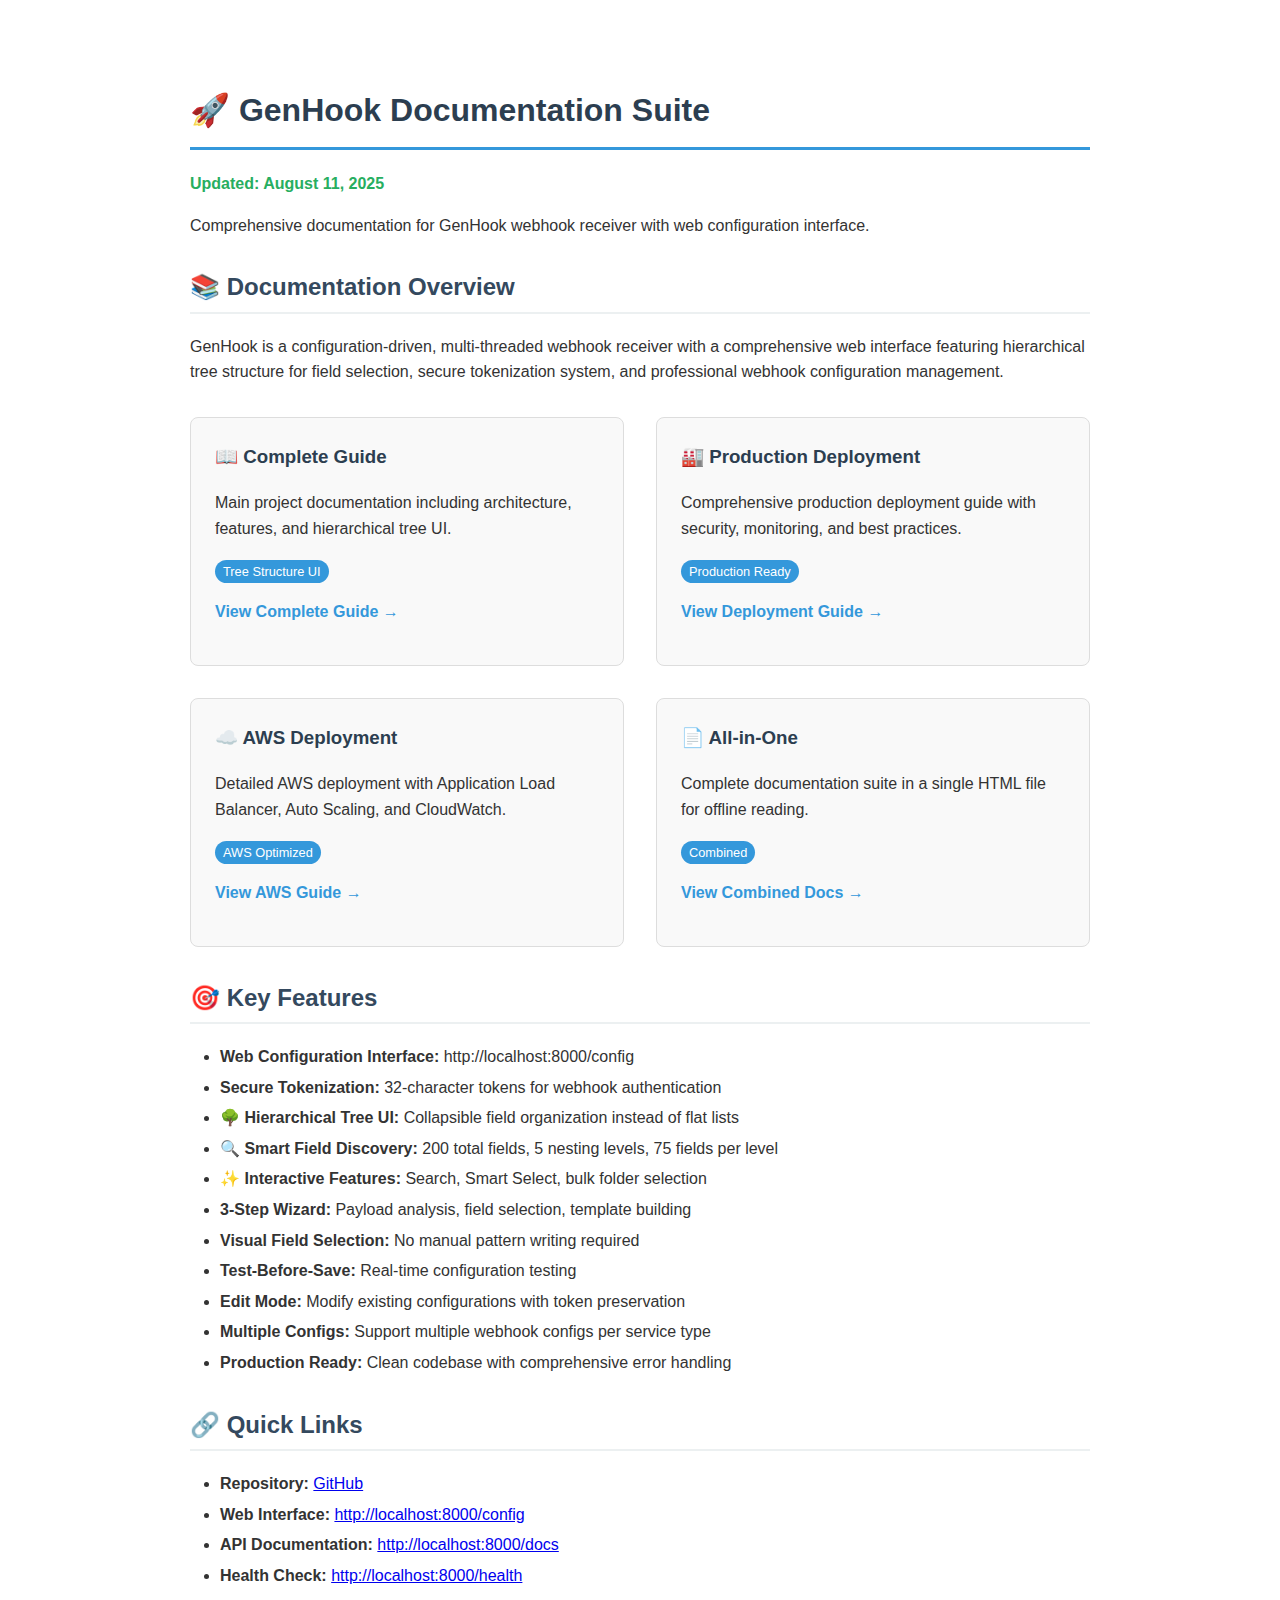
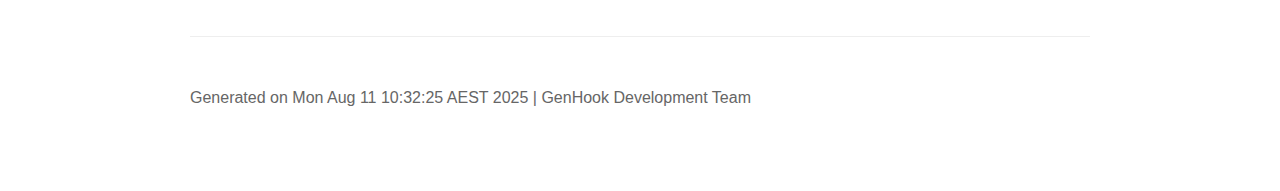
<file: docs/html/index.html>
<!DOCTYPE html>
<html lang="en">
<head>
    <meta charset="UTF-8">
    <meta name="viewport" content="width=device-width, initial-scale=1.0">
    <title>GenHook Documentation Suite</title>
    <link rel="stylesheet" href="../styles.css">
    <style>
        body { max-width: 900px; margin: 2rem auto; padding: 2rem; }
        .doc-grid { display: grid; grid-template-columns: repeat(auto-fit, minmax(300px, 1fr)); gap: 2rem; margin: 2rem 0; }
        .doc-card { border: 1px solid #ddd; border-radius: 8px; padding: 1.5rem; background: #f9f9f9; }
        .doc-card h3 { margin-top: 0; color: #2c3e50; }
        .doc-card a { text-decoration: none; color: #3498db; font-weight: bold; }
        .doc-card a:hover { text-decoration: underline; }
        .badge { background: #3498db; color: white; padding: 0.25rem 0.5rem; border-radius: 12px; font-size: 0.8rem; }
        .updated { color: #27ae60; font-weight: bold; }
    </style>
</head>
<body>
    <header>
        <h1>🚀 GenHook Documentation Suite</h1>
        <p class="updated">Updated: August 11, 2025</p>
        <p>Comprehensive documentation for GenHook webhook receiver with web configuration interface.</p>
    </header>

    <section>
        <h2>📚 Documentation Overview</h2>
        <p>GenHook is a configuration-driven, multi-threaded webhook receiver with a comprehensive web interface featuring hierarchical tree structure for field selection, secure tokenization system, and professional webhook configuration management.</p>
        
        <div class="doc-grid">
            <div class="doc-card">
                <h3>📖 Complete Guide</h3>
                <p>Main project documentation including architecture, features, and hierarchical tree UI.</p>
                <p><span class="badge">Tree Structure UI</span></p>
                <p><a href="GenHook_Complete_Guide.html">View Complete Guide →</a></p>
            </div>

            <div class="doc-card">
                <h3>🏭 Production Deployment</h3>
                <p>Comprehensive production deployment guide with security, monitoring, and best practices.</p>
                <p><span class="badge">Production Ready</span></p>
                <p><a href="GenHook_Production_Deployment.html">View Deployment Guide →</a></p>
            </div>

            <div class="doc-card">
                <h3>☁️ AWS Deployment</h3>
                <p>Detailed AWS deployment with Application Load Balancer, Auto Scaling, and CloudWatch.</p>
                <p><span class="badge">AWS Optimized</span></p>
                <p><a href="GenHook_AWS_Deployment.html">View AWS Guide →</a></p>
            </div>

            <div class="doc-card">
                <h3>📄 All-in-One</h3>
                <p>Complete documentation suite in a single HTML file for offline reading.</p>
                <p><span class="badge">Combined</span></p>
                <p><a href="GenHook_Complete_Documentation.html">View Combined Docs →</a></p>
            </div>
        </div>
    </section>

    <section>
        <h2>🎯 Key Features</h2>
        <ul>
            <li><strong>Web Configuration Interface:</strong> http://localhost:8000/config</li>
            <li><strong>Secure Tokenization:</strong> 32-character tokens for webhook authentication</li>
            <li><strong>🌳 Hierarchical Tree UI:</strong> Collapsible field organization instead of flat lists</li>
            <li><strong>🔍 Smart Field Discovery:</strong> 200 total fields, 5 nesting levels, 75 fields per level</li>
            <li><strong>✨ Interactive Features:</strong> Search, Smart Select, bulk folder selection</li>
            <li><strong>3-Step Wizard:</strong> Payload analysis, field selection, template building</li>
            <li><strong>Visual Field Selection:</strong> No manual pattern writing required</li>
            <li><strong>Test-Before-Save:</strong> Real-time configuration testing</li>
            <li><strong>Edit Mode:</strong> Modify existing configurations with token preservation</li>
            <li><strong>Multiple Configs:</strong> Support multiple webhook configs per service type</li>
            <li><strong>Production Ready:</strong> Clean codebase with comprehensive error handling</li>
        </ul>
    </section>

    <section>
        <h2>🔗 Quick Links</h2>
        <ul>
            <li><strong>Repository:</strong> <a href="https://github.com/rudipoppes/GenHook" target="_blank">GitHub</a></li>
            <li><strong>Web Interface:</strong> <a href="http://localhost:8000/config" target="_blank">http://localhost:8000/config</a></li>
            <li><strong>API Documentation:</strong> <a href="http://localhost:8000/docs" target="_blank">http://localhost:8000/docs</a></li>
            <li><strong>Health Check:</strong> <a href="http://localhost:8000/health" target="_blank">http://localhost:8000/health</a></li>
        </ul>
    </section>

    <footer style="margin-top: 3rem; padding-top: 2rem; border-top: 1px solid #eee; color: #666;">
        <p>Generated on Mon Aug 11 10:32:25 AEST 2025 | GenHook Development Team</p>
    </footer>
</body>
</html>
</file>
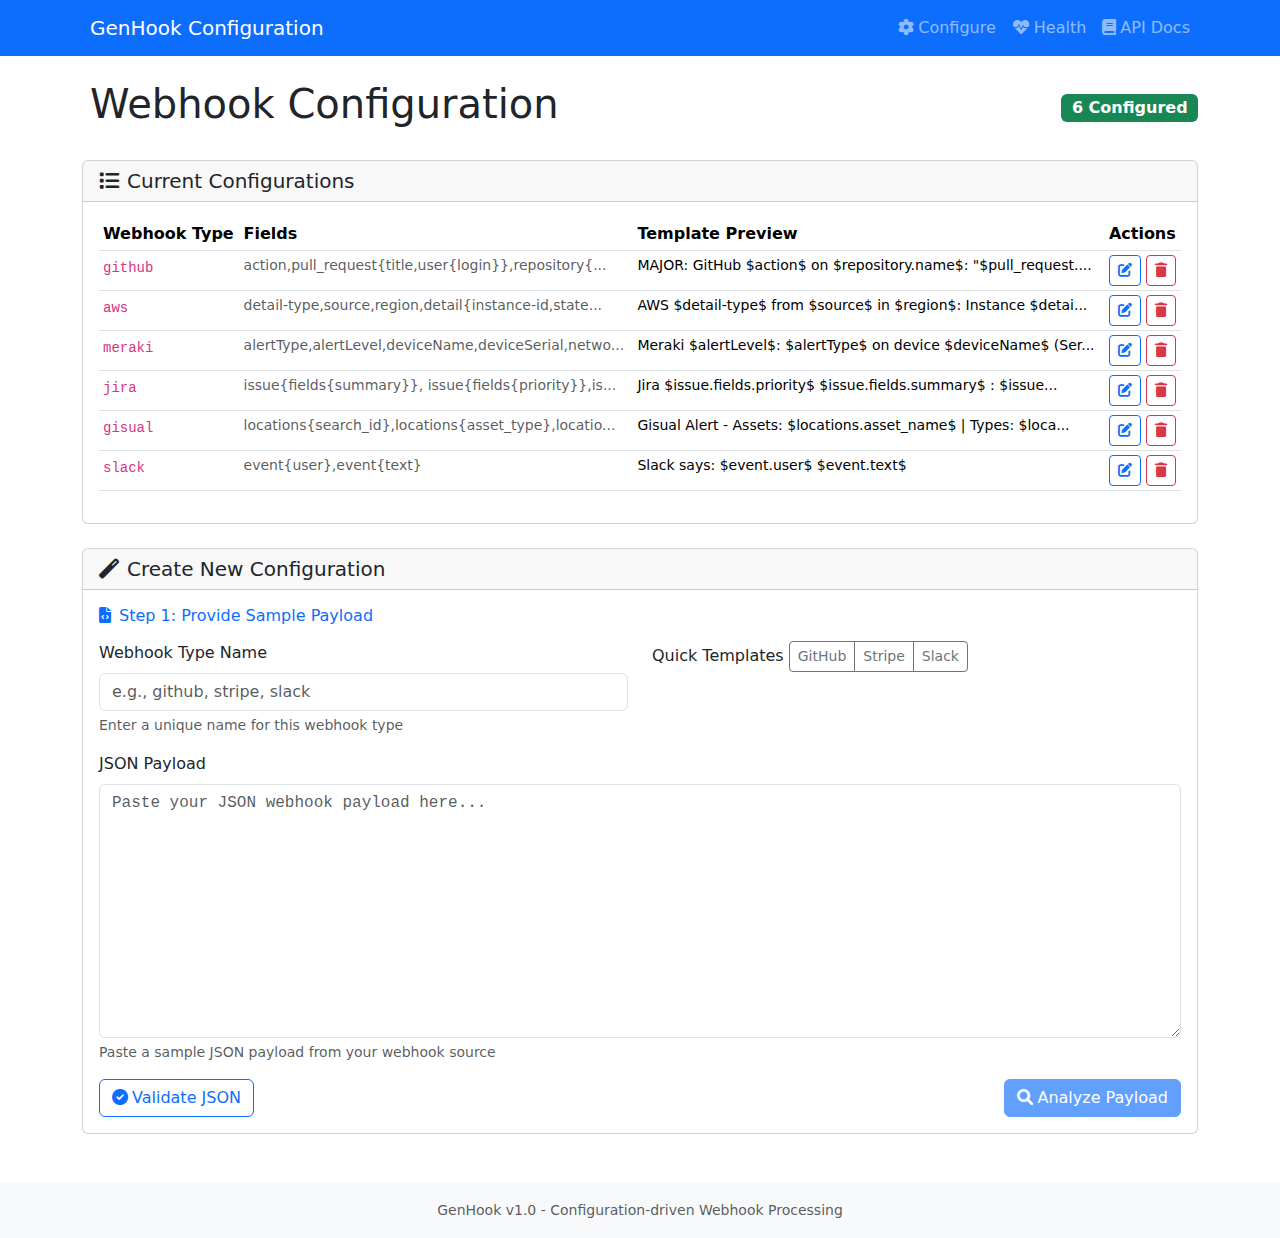
<file: backend/cc.html>
<!DOCTYPE html>
<html lang="en">
<head>
    <meta charset="UTF-8">
    <meta name="viewport" content="width=device-width, initial-scale=1.0">
    <title>Webhook Configuration - GenHook</title>
    
    <!-- Bootstrap CSS -->
    <link href="https://cdn.jsdelivr.net/npm/bootstrap@5.3.0/dist/css/bootstrap.min.css" rel="stylesheet">
    <!-- Font Awesome -->
    <link href="https://cdnjs.cloudflare.com/ajax/libs/font-awesome/6.0.0/css/all.min.css" rel="stylesheet">
    <!-- Custom CSS -->
    <link href="https://genhook.ddns.net/static/css/style.css" rel="stylesheet">
    
    
</head>
<body>
    <!-- Navigation -->
    <nav class="navbar navbar-expand-lg navbar-dark bg-primary">
        <div class="container">
            <a class="navbar-brand" href="https://genhook.ddns.net/config">
                <i class="fas fa-webhook me-2"></i>GenHook Configuration
            </a>
            <div class="navbar-nav ms-auto">
                <a class="nav-link" href="https://genhook.ddns.net/config">
                    <i class="fas fa-cog me-1"></i>Configure
                </a>
                <a class="nav-link" href="/health" target="_blank">
                    <i class="fas fa-heart-pulse me-1"></i>Health
                </a>
                <a class="nav-link" href="/docs" target="_blank">
                    <i class="fas fa-book me-1"></i>API Docs
                </a>
            </div>
        </div>
    </nav>

    <!-- Main Content -->
    <main class="container my-4">
        
<div class="row">
    <div class="col-md-12">
        <div class="d-flex justify-content-between align-items-center mb-4">
            <h1><i class="fas fa-webhook text-primary me-2"></i>Webhook Configuration</h1>
            <div class="badge bg-success fs-6">6 Configured</div>
        </div>
    </div>
</div>

<!-- Current Configurations Overview -->

<div class="row mb-4">
    <div class="col-md-12">
        <div class="card">
            <div class="card-header">
                <h5 class="mb-0"><i class="fas fa-list me-2"></i>Current Configurations</h5>
            </div>
            <div class="card-body">
                <div class="table-responsive">
                    <table class="table table-sm">
                        <thead>
                            <tr>
                                <th>Webhook Type</th>
                                <th>Fields</th>
                                <th>Template Preview</th>
                                <th>Actions</th>
                            </tr>
                        </thead>
                        <tbody>
                            
                            <tr>
                                <td><code>github</code></td>
                                <td class="small text-muted">
                                    action,pull_request{title,user{login}},repository{...
                                </td>
                                <td class="small">
                                    MAJOR: GitHub $action$ on $repository.name$: &#34;$pull_request....
                                </td>
                                <td>
                                    <button class="btn btn-sm btn-outline-primary" onclick="editConfig('github')">
                                        <i class="fas fa-edit"></i>
                                    </button>
                                    <button class="btn btn-sm btn-outline-danger" onclick="deleteConfig('github')">
                                        <i class="fas fa-trash"></i>
                                    </button>
                                </td>
                            </tr>
                            
                            <tr>
                                <td><code>aws</code></td>
                                <td class="small text-muted">
                                    detail-type,source,region,detail{instance-id,state...
                                </td>
                                <td class="small">
                                    AWS $detail-type$ from $source$ in $region$: Instance $detai...
                                </td>
                                <td>
                                    <button class="btn btn-sm btn-outline-primary" onclick="editConfig('aws')">
                                        <i class="fas fa-edit"></i>
                                    </button>
                                    <button class="btn btn-sm btn-outline-danger" onclick="deleteConfig('aws')">
                                        <i class="fas fa-trash"></i>
                                    </button>
                                </td>
                            </tr>
                            
                            <tr>
                                <td><code>meraki</code></td>
                                <td class="small text-muted">
                                    alertType,alertLevel,deviceName,deviceSerial,netwo...
                                </td>
                                <td class="small">
                                    Meraki $alertLevel$: $alertType$ on device $deviceName$ (Ser...
                                </td>
                                <td>
                                    <button class="btn btn-sm btn-outline-primary" onclick="editConfig('meraki')">
                                        <i class="fas fa-edit"></i>
                                    </button>
                                    <button class="btn btn-sm btn-outline-danger" onclick="deleteConfig('meraki')">
                                        <i class="fas fa-trash"></i>
                                    </button>
                                </td>
                            </tr>
                            
                            <tr>
                                <td><code>jira</code></td>
                                <td class="small text-muted">
                                    issue{fields{summary}}, issue{fields{priority}},is...
                                </td>
                                <td class="small">
                                    Jira $issue.fields.priority$ $issue.fields.summary$ : $issue...
                                </td>
                                <td>
                                    <button class="btn btn-sm btn-outline-primary" onclick="editConfig('jira')">
                                        <i class="fas fa-edit"></i>
                                    </button>
                                    <button class="btn btn-sm btn-outline-danger" onclick="deleteConfig('jira')">
                                        <i class="fas fa-trash"></i>
                                    </button>
                                </td>
                            </tr>
                            
                            <tr>
                                <td><code>gisual</code></td>
                                <td class="small text-muted">
                                    locations{search_id},locations{asset_type},locatio...
                                </td>
                                <td class="small">
                                    Gisual Alert - Assets: $locations.asset_name$ | Types: $loca...
                                </td>
                                <td>
                                    <button class="btn btn-sm btn-outline-primary" onclick="editConfig('gisual')">
                                        <i class="fas fa-edit"></i>
                                    </button>
                                    <button class="btn btn-sm btn-outline-danger" onclick="deleteConfig('gisual')">
                                        <i class="fas fa-trash"></i>
                                    </button>
                                </td>
                            </tr>
                            
                            <tr>
                                <td><code>slack</code></td>
                                <td class="small text-muted">
                                    event{user},event{text}
                                </td>
                                <td class="small">
                                    Slack says: $event.user$  $event.text$
                                </td>
                                <td>
                                    <button class="btn btn-sm btn-outline-primary" onclick="editConfig('slack')">
                                        <i class="fas fa-edit"></i>
                                    </button>
                                    <button class="btn btn-sm btn-outline-danger" onclick="deleteConfig('slack')">
                                        <i class="fas fa-trash"></i>
                                    </button>
                                </td>
                            </tr>
                            
                        </tbody>
                    </table>
                </div>
            </div>
        </div>
    </div>
</div>


<!-- Configuration Wizard -->
<div class="row">
    <div class="col-md-12">
        <div class="card">
            <div class="card-header">
                <h5 class="mb-0"><i class="fas fa-magic me-2"></i>Create New Configuration</h5>
            </div>
            <div class="card-body">
                <!-- Step 1: JSON Payload Input -->
                <div id="step1" class="configuration-step">
                    <h6 class="text-primary mb-3"><i class="fas fa-file-code me-2"></i>Step 1: Provide Sample Payload</h6>
                    <div class="row">
                        <div class="col-md-6">
                            <div class="mb-3">
                                <label for="webhookType" class="form-label">Webhook Type Name</label>
                                <input type="text" class="form-control" id="webhookType" placeholder="e.g., github, stripe, slack">
                                <div class="form-text">Enter a unique name for this webhook type</div>
                            </div>
                        </div>
                        <div class="col-md-6">
                            <div class="mb-3">
                                <label class="form-label">Quick Templates</label>
                                <div class="btn-group" role="group">
                                    <button type="button" class="btn btn-outline-secondary btn-sm" onclick="loadSamplePayload('github')">GitHub</button>
                                    <button type="button" class="btn btn-outline-secondary btn-sm" onclick="loadSamplePayload('stripe')">Stripe</button>
                                    <button type="button" class="btn btn-outline-secondary btn-sm" onclick="loadSamplePayload('slack')">Slack</button>
                                </div>
                            </div>
                        </div>
                    </div>
                    
                    <div class="mb-3">
                        <label for="jsonPayload" class="form-label">JSON Payload</label>
                        <textarea class="form-control font-monospace" id="jsonPayload" rows="10" 
                                  placeholder="Paste your JSON webhook payload here..."></textarea>
                        <div class="form-text">Paste a sample JSON payload from your webhook source</div>
                    </div>
                    
                    <div class="d-flex justify-content-between">
                        <div>
                            <button type="button" class="btn btn-outline-primary" onclick="validateJson()">
                                <i class="fas fa-check-circle me-1"></i>Validate JSON
                            </button>
                        </div>
                        <button type="button" class="btn btn-primary" onclick="analyzePayload()" disabled id="analyzeBtn">
                            <i class="fas fa-search me-1"></i>Analyze Payload
                        </button>
                    </div>
                </div>

                <!-- Step 2: Field Selection -->
                <div id="step2" class="configuration-step d-none">
                    <h6 class="text-primary mb-3"><i class="fas fa-tasks me-2"></i>Step 2: Select Fields</h6>
                    <div class="row">
                        <div class="col-md-6">
                            <div class="card">
                                <div class="card-header bg-light">
                                    <h6 class="mb-0">Available Fields</h6>
                                </div>
                                <div class="card-body" style="max-height: 400px; overflow-y: auto;">
                                    <div id="fieldsTree">
                                        <!-- Fields will be populated here -->
                                    </div>
                                </div>
                            </div>
                        </div>
                        <div class="col-md-6">
                            <div class="card">
                                <div class="card-header bg-light">
                                    <h6 class="mb-0">Selected Fields</h6>
                                </div>
                                <div class="card-body">
                                    <div id="selectedFields">
                                        <p class="text-muted"><i>No fields selected</i></p>
                                    </div>
                                    <div class="mt-3">
                                        <small class="text-muted">
                                            <strong>Generated Pattern:</strong><br>
                                            <code id="generatedPattern" class="text-primary">field1,field2,nested{subfield}</code>
                                        </small>
                                    </div>
                                </div>
                            </div>
                        </div>
                    </div>
                    
                    <div class="d-flex justify-content-between mt-3">
                        <button type="button" class="btn btn-secondary" onclick="showStep(1)">
                            <i class="fas fa-arrow-left me-1"></i>Back
                        </button>
                        <button type="button" class="btn btn-primary" onclick="showStep(3)" disabled id="nextToTemplateBtn">
                            <i class="fas fa-arrow-right me-1"></i>Create Template
                        </button>
                    </div>
                </div>

                <!-- Step 3: Template Building -->
                <div id="step3" class="configuration-step d-none">
                    <h6 class="text-primary mb-3"><i class="fas fa-edit me-2"></i>Step 3: Build Message Template</h6>
                    
                    <div class="mb-3">
                        <label for="messageTemplate" class="form-label">Message Template</label>
                        <textarea class="form-control" id="messageTemplate" rows="3" 
                                  placeholder="Create your message template using selected field variables..."></textarea>
                        <div class="form-text">
                            Use variables like <code>$field_name$</code> or <code>$object.subfield$</code>
                        </div>
                    </div>
                    
                    <div class="row">
                        <div class="col-md-6">
                            <div class="card">
                                <div class="card-header bg-light">
                                    <h6 class="mb-0">Available Variables</h6>
                                </div>
                                <div class="card-body" style="max-height: 200px; overflow-y: auto;">
                                    <div id="availableVariables">
                                        <!-- Variables will be populated here -->
                                    </div>
                                </div>
                            </div>
                        </div>
                        <div class="col-md-6">
                            <div class="card">
                                <div class="card-header bg-light">
                                    <h6 class="mb-0">Live Preview</h6>
                                </div>
                                <div class="card-body">
                                    <div id="messagePreview" class="border rounded p-2 bg-light">
                                        <em class="text-muted">Preview will appear here...</em>
                                    </div>
                                </div>
                            </div>
                        </div>
                    </div>
                    
                    <!-- Test Payload for Edit Mode -->
                    <div id="editModeTestPayload" class="d-none mb-3">
                        <div class="card border-info">
                            <div class="card-header bg-info text-white">
                                <h6 class="mb-0"><i class="fas fa-vial me-2"></i>Test Payload (Edit Mode)</h6>
                            </div>
                            <div class="card-body">
                                <div class="mb-2">
                                    <small class="text-muted">Provide a sample JSON payload to test your template changes:</small>
                                </div>
                                <textarea class="form-control font-monospace" id="editTestPayload" rows="4" 
                                          placeholder="Paste a sample JSON payload here to test your configuration..."></textarea>
                            </div>
                        </div>
                    </div>
                    
                    <div class="d-flex justify-content-between mt-3">
                        <button type="button" class="btn btn-secondary" onclick="showStep(2)">
                            <i class="fas fa-arrow-left me-1"></i>Back
                        </button>
                        <div>
                            <button type="button" class="btn btn-outline-info me-2" onclick="toggleEditTestPayload()" id="toggleTestPayloadBtn" style="display: none;">
                                <i class="fas fa-vial me-1"></i>Add Test Payload
                            </button>
                            <button type="button" class="btn btn-outline-primary me-2" onclick="testConfiguration()">
                                <i class="fas fa-play me-1"></i>Test Config
                            </button>
                            <button type="button" class="btn btn-success" onclick="saveConfiguration()" disabled id="saveConfigBtn">
                                <i class="fas fa-save me-1"></i>Save Configuration
                            </button>
                        </div>
                    </div>
                </div>
            </div>
        </div>
    </div>
</div>

<!-- Loading Modal -->
<div class="modal fade" id="loadingModal" tabindex="-1" data-bs-backdrop="static" data-bs-keyboard="false">
    <div class="modal-dialog modal-sm">
        <div class="modal-content">
            <div class="modal-body text-center py-4">
                <div class="spinner-border text-primary" role="status"></div>
                <div class="mt-3">Processing...</div>
            </div>
        </div>
    </div>
</div>

<!-- Success/Error Toast -->
<div class="position-fixed top-0 end-0 p-3" style="z-index: 11">
    <div id="notificationToast" class="toast" role="alert">
        <div class="toast-header">
            <strong class="me-auto" id="toastTitle">Notification</strong>
            <button type="button" class="btn-close" data-bs-dismiss="toast"></button>
        </div>
        <div class="toast-body" id="toastMessage">
            <!-- Message content -->
        </div>
    </div>
</div>

    </main>

    <!-- Footer -->
    <footer class="bg-light py-3 mt-5">
        <div class="container text-center text-muted">
            <small>GenHook v1.0 - Configuration-driven Webhook Processing</small>
        </div>
    </footer>

    <!-- Bootstrap JS -->
    <script src="https://cdn.jsdelivr.net/npm/bootstrap@5.3.0/dist/js/bootstrap.bundle.min.js"></script>
    <!-- Custom JS -->
    <script src="https://genhook.ddns.net/static/js/app.js"></script>
    
    
<script>
// Configuration state
let currentStep = 1;
let analyzedPayload = null;
let selectedFieldsList = [];
let currentWebhookType = '';

// Show notification toast
function showNotification(title, message, type = 'info') {
    const toast = document.getElementById('notificationToast');
    const toastTitle = document.getElementById('toastTitle');
    const toastMessage = document.getElementById('toastMessage');
    const toastHeader = toast.querySelector('.toast-header');
    
    // Set content
    toastTitle.textContent = title;
    toastMessage.textContent = message;
    
    // Set color based on type
    toastHeader.className = 'toast-header';
    if (type === 'success') {
        toastHeader.classList.add('bg-success', 'text-white');
    } else if (type === 'error') {
        toastHeader.classList.add('bg-danger', 'text-white');
    } else if (type === 'warning') {
        toastHeader.classList.add('bg-warning');
    }
    
    // Show toast
    const bsToast = new bootstrap.Toast(toast);
    bsToast.show();
}

// Step navigation
function showStep(step) {
    document.querySelectorAll('.configuration-step').forEach(s => s.classList.add('d-none'));
    document.getElementById(`step${step}`).classList.remove('d-none');
    currentStep = step;
}

// Reset wizard to initial state
function resetWizard() {
    // Reset global state
    analyzedPayload = null;
    selectedFieldsList = [];
    currentWebhookType = '';
    
    // Clear all form fields
    document.getElementById('webhookType').value = '';
    document.getElementById('jsonPayload').value = '';
    document.getElementById('messageTemplate').value = '';
    
    // Clear field tree and selections
    document.getElementById('fieldsTree').innerHTML = '';
    document.getElementById('selectedFields').innerHTML = '<p class="text-muted"><i>No fields selected</i></p>';
    document.getElementById('generatedPattern').textContent = 'field1,field2,nested{subfield}';
    document.getElementById('availableVariables').innerHTML = '';
    document.getElementById('messagePreview').innerHTML = '<em class="text-muted">Preview will appear here...</em>';
    
    // Reset button states
    document.getElementById('analyzeBtn').disabled = true;
    document.getElementById('nextToTemplateBtn').disabled = true;
    document.getElementById('saveConfigBtn').disabled = true;
    
    // Hide edit mode elements
    document.getElementById('toggleTestPayloadBtn').style.display = 'none';
    document.getElementById('editModeTestPayload').classList.add('d-none');
    
    // Go back to step 1
    showStep(1);
}

// JSON validation
function validateJson() {
    const payload = document.getElementById('jsonPayload').value.trim();
    if (!payload) {
        showNotification('Validation Error', 'Please enter a JSON payload', 'error');
        return false;
    }
    
    try {
        JSON.parse(payload);
        showNotification('Validation Success', 'JSON is valid', 'success');
        document.getElementById('analyzeBtn').disabled = false;
        return true;
    } catch (e) {
        showNotification('Validation Error', `Invalid JSON: ${e.message}`, 'error');
        document.getElementById('analyzeBtn').disabled = true;
        return false;
    }
}

// Load sample payloads
function loadSamplePayload(type) {
    const samples = {
        github: {
            type: 'github',
            payload: `{
  "action": "opened",
  "pull_request": {
    "title": "Add new feature",
    "user": {
      "login": "developer"
    }
  },
  "repository": {
    "name": "my-repo"
  }
}`
        },
        stripe: {
            type: 'stripe',
            payload: `{
  "type": "payment_intent.succeeded",
  "data": {
    "object": {
      "amount": 2000,
      "currency": "usd",
      "status": "succeeded"
    }
  }
}`
        },
        slack: {
            type: 'slack',
            payload: `{
  "event": {
    "type": "message",
    "user": "U1234567",
    "text": "Hello world"
  }
}`
        }
    };
    
    const sample = samples[type];
    if (sample) {
        document.getElementById('webhookType').value = sample.type;
        document.getElementById('jsonPayload').value = sample.payload;
        validateJson();
    }
}

// Analyze payload
async function analyzePayload() {
    const webhookType = document.getElementById('webhookType').value.trim();
    const payload = document.getElementById('jsonPayload').value.trim();
    
    if (!webhookType) {
        showNotification('Validation Error', 'Please enter a webhook type name', 'error');
        return;
    }
    
    if (!validateJson()) {
        return;
    }
    
    try {
        // Show loading state on the button instead of modal
        const analyzeBtn = document.getElementById('analyzeBtn');
        const originalText = analyzeBtn.textContent;
        analyzeBtn.disabled = true;
        analyzeBtn.innerHTML = '<span class="spinner-border spinner-border-sm me-1"></span>Processing...';
        
        const response = await fetch('/api/analyze-payload', {
            method: 'POST',
            headers: {
                'Content-Type': 'application/json'
            },
            body: JSON.stringify({
                payload: JSON.parse(payload),
                webhook_type: webhookType
            })
        });
        
        const result = await response.json();
        
        // Restore button
        analyzeBtn.disabled = false;
        analyzeBtn.textContent = originalText;
        
        if (result.success) {
            analyzedPayload = result;
            // Store original payload for testing
            analyzedPayload.original_payload = JSON.parse(payload);
            currentWebhookType = webhookType;
            displayFields(result.fields);
            showStep(2);
            showNotification('Analysis Complete', `Found ${result.total_fields} extractable fields`, 'success');
        } else {
            showNotification('Analysis Failed', result.error_message || 'Unknown error', 'error');
        }
        
    } catch (error) {
        // Restore button on error
        const analyzeBtn = document.getElementById('analyzeBtn');
        analyzeBtn.disabled = false;
        analyzeBtn.textContent = 'Analyze Payload';
        showNotification('Network Error', 'Failed to analyze payload', 'error');
        console.error('Analysis error:', error);
    }
}

// Display fields in tree format
function displayFields(fields) {
    const container = document.getElementById('fieldsTree');
    container.innerHTML = '';
    
    fields.forEach(field => {
        const div = document.createElement('div');
        div.className = 'form-check mb-2';
        div.innerHTML = `
            <input class="form-check-input" type="checkbox" value="${field.pattern}" id="field_${field.path.replace(/\./g, '_')}">
            <label class="form-check-label" for="field_${field.path.replace(/\./g, '_')}">
                <code class="text-primary">${field.pattern}</code>
                <small class="text-muted d-block">${field.field_type}${field.is_array ? ' (array)' : ''}</small>
                ${field.sample_value !== null ? `<small class="text-secondary d-block">Sample: ${JSON.stringify(field.sample_value)}</small>` : ''}
            </label>
        `;
        
        const checkbox = div.querySelector('input');
        checkbox.addEventListener('change', updateSelectedFields);
        
        container.appendChild(div);
    });
}

// Update selected fields
function updateSelectedFields() {
    selectedFieldsList = [];
    const checkboxes = document.querySelectorAll('#fieldsTree input:checked');
    
    checkboxes.forEach(cb => {
        selectedFieldsList.push(cb.value);
    });
    
    // Update display
    const selectedContainer = document.getElementById('selectedFields');
    if (selectedFieldsList.length === 0) {
        selectedContainer.innerHTML = '<p class="text-muted"><i>No fields selected</i></p>';
    } else {
        selectedContainer.innerHTML = selectedFieldsList.map(field => 
            `<span class="badge bg-primary me-1 mb-1">${field}</span>`
        ).join('');
    }
    
    // Update pattern
    document.getElementById('generatedPattern').textContent = selectedFieldsList.join(',');
    
    // Enable/disable next button
    document.getElementById('nextToTemplateBtn').disabled = selectedFieldsList.length === 0;
    
    // Update variables in step 3 if visible
    if (currentStep === 3) {
        updateAvailableVariables();
    }
}

// Update available variables for template
function updateAvailableVariables() {
    const container = document.getElementById('availableVariables');
    if (selectedFieldsList.length === 0) {
        container.innerHTML = '<p class="text-muted"><i>No fields selected</i></p>';
        return;
    }
    
    // Convert patterns to variable names
    const variables = selectedFieldsList.map(pattern => {
        // Convert pattern like "user{name}" to variable like "user.name"
        return pattern.replace(/\{([^}]+)\}/g, '.$1');
    });
    
    container.innerHTML = variables.map(variable => 
        `<div class="mb-1">
            <code class="text-success cursor-pointer" onclick="insertVariable('${variable}')">$${variable}$</code>
        </div>`
    ).join('');
}

// Insert variable into template
function insertVariable(variable) {
    const textarea = document.getElementById('messageTemplate');
    const cursorPos = textarea.selectionStart;
    const textBefore = textarea.value.substring(0, cursorPos);
    const textAfter = textarea.value.substring(textarea.selectionEnd);
    
    textarea.value = textBefore + `$${variable}$` + textAfter;
    textarea.focus();
    textarea.setSelectionRange(cursorPos + variable.length + 2, cursorPos + variable.length + 2);
    
    // Update preview
    updatePreview();
}

// Update message preview
function updatePreview() {
    // This is a simplified preview - real preview happens on test
    const template = document.getElementById('messageTemplate').value;
    document.getElementById('messagePreview').textContent = template || 'Preview will appear here...';
    
    // Enable save button if template is not empty
    document.getElementById('saveConfigBtn').disabled = !template.trim();
}

// Toggle edit mode test payload
function toggleEditTestPayload() {
    const payloadDiv = document.getElementById('editModeTestPayload');
    const toggleBtn = document.getElementById('toggleTestPayloadBtn');
    
    if (payloadDiv.classList.contains('d-none')) {
        payloadDiv.classList.remove('d-none');
        toggleBtn.innerHTML = '<i class="fas fa-times me-1"></i>Hide Test Payload';
    } else {
        payloadDiv.classList.add('d-none');
        toggleBtn.innerHTML = '<i class="fas fa-vial me-1"></i>Add Test Payload';
    }
}

// Test configuration
async function testConfiguration() {
    // Check if we have a webhook type
    if (!currentWebhookType) {
        showNotification('Test Error', 'Please complete the analysis step first', 'error');
        return;
    }
    
    // Check if we have a test payload (either from analysis or edit mode)
    let testPayload = null;
    
    if (analyzedPayload && analyzedPayload.original_payload && Object.keys(analyzedPayload.original_payload).length > 0) {
        // Use original payload from analysis
        testPayload = analyzedPayload.original_payload;
    } else {
        // Check for edit mode test payload
        const editTestPayloadText = document.getElementById('editTestPayload').value.trim();
        if (editTestPayloadText) {
            try {
                testPayload = JSON.parse(editTestPayloadText);
            } catch (e) {
                showNotification('Test Error', 'Invalid JSON in test payload: ' + e.message, 'error');
                return;
            }
        } else {
            showNotification('Test Error', 'No test payload available. Please provide a sample JSON payload using the "Add Test Payload" button.', 'warning');
            return;
        }
    }
    
    // Test with current form data - no need to save first!
    
    try {
        // Show loading state on button
        const testBtn = document.querySelector('button[onclick*="testConfiguration"]') || document.getElementById('testConfigBtn');
        const originalText = testBtn.textContent;
        testBtn.disabled = true;
        testBtn.innerHTML = '<span class="spinner-border spinner-border-sm me-1"></span>Testing...';
        
        // Get current form data for testing BEFORE saving
        const template = document.getElementById('messageTemplate').value.trim();
        if (!template) {
            showNotification('Test Error', 'Please enter a message template before testing', 'error');
            return;
        }
        
        const response = await fetch('/api/test-config', {
            method: 'POST',
            headers: {
                'Content-Type': 'application/json'
            },
            body: JSON.stringify({
                webhook_type: currentWebhookType,
                test_payload: testPayload,
                selected_fields: selectedFieldsList,
                message_template: template
            })
        });
        
        const result = await response.json();
        
        // Restore button
        testBtn.disabled = false;
        testBtn.textContent = originalText;
        
        if (result.success) {
            document.getElementById('messagePreview').innerHTML = `
                <div class="alert alert-success">
                    <strong>✅ Test Successful!</strong><br>
                    <strong>Generated Message:</strong><br>
                    <code>${result.generated_message}</code><br><br>
                    <strong>Extracted Fields:</strong><br>
                    <small>${JSON.stringify(result.extracted_fields, null, 2)}</small><br><br>
                    <strong>Processing Time:</strong> ${result.processing_time_ms.toFixed(2)}ms
                </div>
            `;
            showNotification('Test Successful', 'Configuration works! Check the preview above.', 'success');
        } else {
            document.getElementById('messagePreview').innerHTML = `
                <div class="alert alert-danger">
                    <strong>❌ Test Failed:</strong><br>
                    ${result.error_message || 'Unknown error'}
                </div>
            `;
            showNotification('Test Failed', result.error_message || 'Unknown error', 'error');
        }
        
    } catch (error) {
        // Restore button on error
        const testBtn = document.querySelector('button[onclick*="testConfiguration"]') || document.getElementById('testConfigBtn');
        if (testBtn) {
            testBtn.disabled = false;
            testBtn.textContent = 'Test Config';
        }
        showNotification('Network Error', 'Failed to test configuration', 'error');
        console.error('Test error:', error);
    }
}

// Save configuration
async function saveConfiguration() {
    const template = document.getElementById('messageTemplate').value.trim();
    if (!template) {
        showNotification('Validation Error', 'Please enter a message template', 'error');
        return;
    }
    
    try {
        // Show loading state on button instead of modal to avoid hanging issues
        const saveBtn = document.getElementById('saveConfigBtn');
        const originalText = saveBtn.textContent;
        saveBtn.disabled = true;
        saveBtn.innerHTML = '<span class="spinner-border spinner-border-sm me-1"></span>Saving...';
        
        const configLine = selectedFieldsList.join(',') + '::' + template;
        
        const response = await fetch('/api/save-config', {
            method: 'POST',
            headers: {
                'Content-Type': 'application/json'
            },
            body: JSON.stringify({
                webhook_type: currentWebhookType,
                config_line: configLine,
                create_backup: true,
                restart_service: false
            })
        });
        
        const result = await response.json();
        
        // Restore button
        saveBtn.disabled = false;
        saveBtn.textContent = originalText;
        
        if (result.success) {
            showNotification('Configuration Saved', 
                `Webhook '${currentWebhookType}' configured successfully${result.service_restarted ? ' and service restarted' : ''}`, 
                'success');
            
            // Refresh the current configurations list to show the update
            await refreshCurrentConfigurations();
            
            // Reset wizard to initial state
            resetWizard();
        } else {
            showNotification('Save Failed', result.error_message || 'Unknown error', 'error');
        }
        
    } catch (error) {
        // Restore button on error
        const saveBtn = document.getElementById('saveConfigBtn');
        saveBtn.disabled = false;
        saveBtn.textContent = 'Save Configuration';
        showNotification('Network Error', 'Failed to save configuration', 'error');
        console.error('Save error:', error);
    }
}

// Edit existing configuration
async function editConfig(webhookType) {
    try {
        const response = await fetch(`/api/config/${webhookType}`);
        const result = await response.json();
        
        if (response.ok) {
            // Reset wizard first
            resetWizard();
            
            // Set the webhook type
            document.getElementById('webhookType').value = webhookType;
            currentWebhookType = webhookType;
            
            // Set the message template
            document.getElementById('messageTemplate').value = result.message_template;
            
            // Mock field selection state for editing
            selectedFieldsList = result.fields;
            
            // Create mock field info for the selected fields
            const mockFields = result.fields.map(field => ({
                pattern: field,
                path: field.replace(/\{/g, '.').replace(/\}/g, ''),
                field_type: 'string',
                sample_value: 'sample_value',
                is_array: false
            }));
            
            // Create mock analyzed payload for editing
            analyzedPayload = {
                success: true,
                webhook_type: webhookType,
                total_fields: mockFields.length,
                fields: mockFields,
                original_payload: {} // Empty for edit mode
            };
            
            // Display the fields
            displayFields(mockFields);
            
            // Select all the fields that were in the configuration
            selectedFieldsList.forEach(field => {
                const checkbox = document.querySelector(`input[value="${field}"]`);
                if (checkbox) {
                    checkbox.checked = true;
                }
            });
            
            // Update the selected fields display
            updateSelectedFields();
            
            // Go directly to step 3 (template editing)
            showStep(3);
            updateAvailableVariables();
            updatePreview();
            
            // Show the "Add Test Payload" button in edit mode
            document.getElementById('toggleTestPayloadBtn').style.display = 'inline-block';
            
            showNotification('Edit Mode', `Editing configuration for '${webhookType}'. Use "Add Test Payload" to test your changes.`, 'info');
        } else {
            showNotification('Load Error', 'Failed to load configuration', 'error');
        }
    } catch (error) {
        showNotification('Network Error', 'Failed to load configuration', 'error');
    }
}

// Refresh current configurations list
async function refreshCurrentConfigurations() {
    try {
        const response = await fetch('/api/configs');
        const result = await response.json();
        
        if (result.success) {
            // Update the configurations table
            const tbody = document.querySelector('.table tbody');
            if (tbody) {
                tbody.innerHTML = '';
                
                Object.entries(result.configurations).forEach(([webhookType, configLine]) => {
                    const [fields, template] = configLine.split('::', 2);
                    const row = document.createElement('tr');
                    row.innerHTML = `
                        <td><code>${webhookType}</code></td>
                        <td class="small text-muted">
                            ${fields.length > 50 ? fields.substring(0, 50) + '...' : fields}
                        </td>
                        <td class="small">
                            ${template.length > 60 ? template.substring(0, 60) + '...' : template}
                        </td>
                        <td>
                            <button class="btn btn-sm btn-outline-primary" onclick="editConfig('${webhookType}')">
                                <i class="fas fa-edit"></i>
                            </button>
                            <button class="btn btn-sm btn-outline-danger" onclick="deleteConfig('${webhookType}')">
                                <i class="fas fa-trash"></i>
                            </button>
                        </td>
                    `;
                    tbody.appendChild(row);
                });
                
                // Update the count badge
                const badge = document.querySelector('.badge.bg-success');
                if (badge) {
                    badge.textContent = `${result.total_count} Configured`;
                }
            }
        }
    } catch (error) {
        console.error('Failed to refresh configurations:', error);
    }
}

// Delete configuration
async function deleteConfig(webhookType) {
    if (!confirm(`Are you sure you want to delete the configuration for '${webhookType}'?`)) {
        return;
    }
    
    try {
        const response = await fetch(`/api/config/${webhookType}`, {
            method: 'DELETE'
        });
        
        const result = await response.json();
        
        if (response.ok) {
            showNotification('Configuration Deleted', `Webhook '${webhookType}' deleted successfully`, 'success');
            // Refresh the current configurations list to show the update
            await refreshCurrentConfigurations();
        } else {
            showNotification('Delete Error', result.detail || 'Unknown error', 'error');
        }
    } catch (error) {
        showNotification('Network Error', 'Failed to delete configuration', 'error');
    }
}

// Initialize
document.addEventListener('DOMContentLoaded', function() {
    // Auto-validate JSON on input
    document.getElementById('jsonPayload').addEventListener('input', function() {
        document.getElementById('analyzeBtn').disabled = true;
    });
    
    // Auto-update preview on template change
    document.getElementById('messageTemplate').addEventListener('input', updatePreview);
    
    // Show step 3 setup when entering
    const originalShowStep = showStep;
    showStep = function(step) {
        originalShowStep(step);
        if (step === 3) {
            updateAvailableVariables();
        }
    };
});
</script>

</body>
</html>
</file>
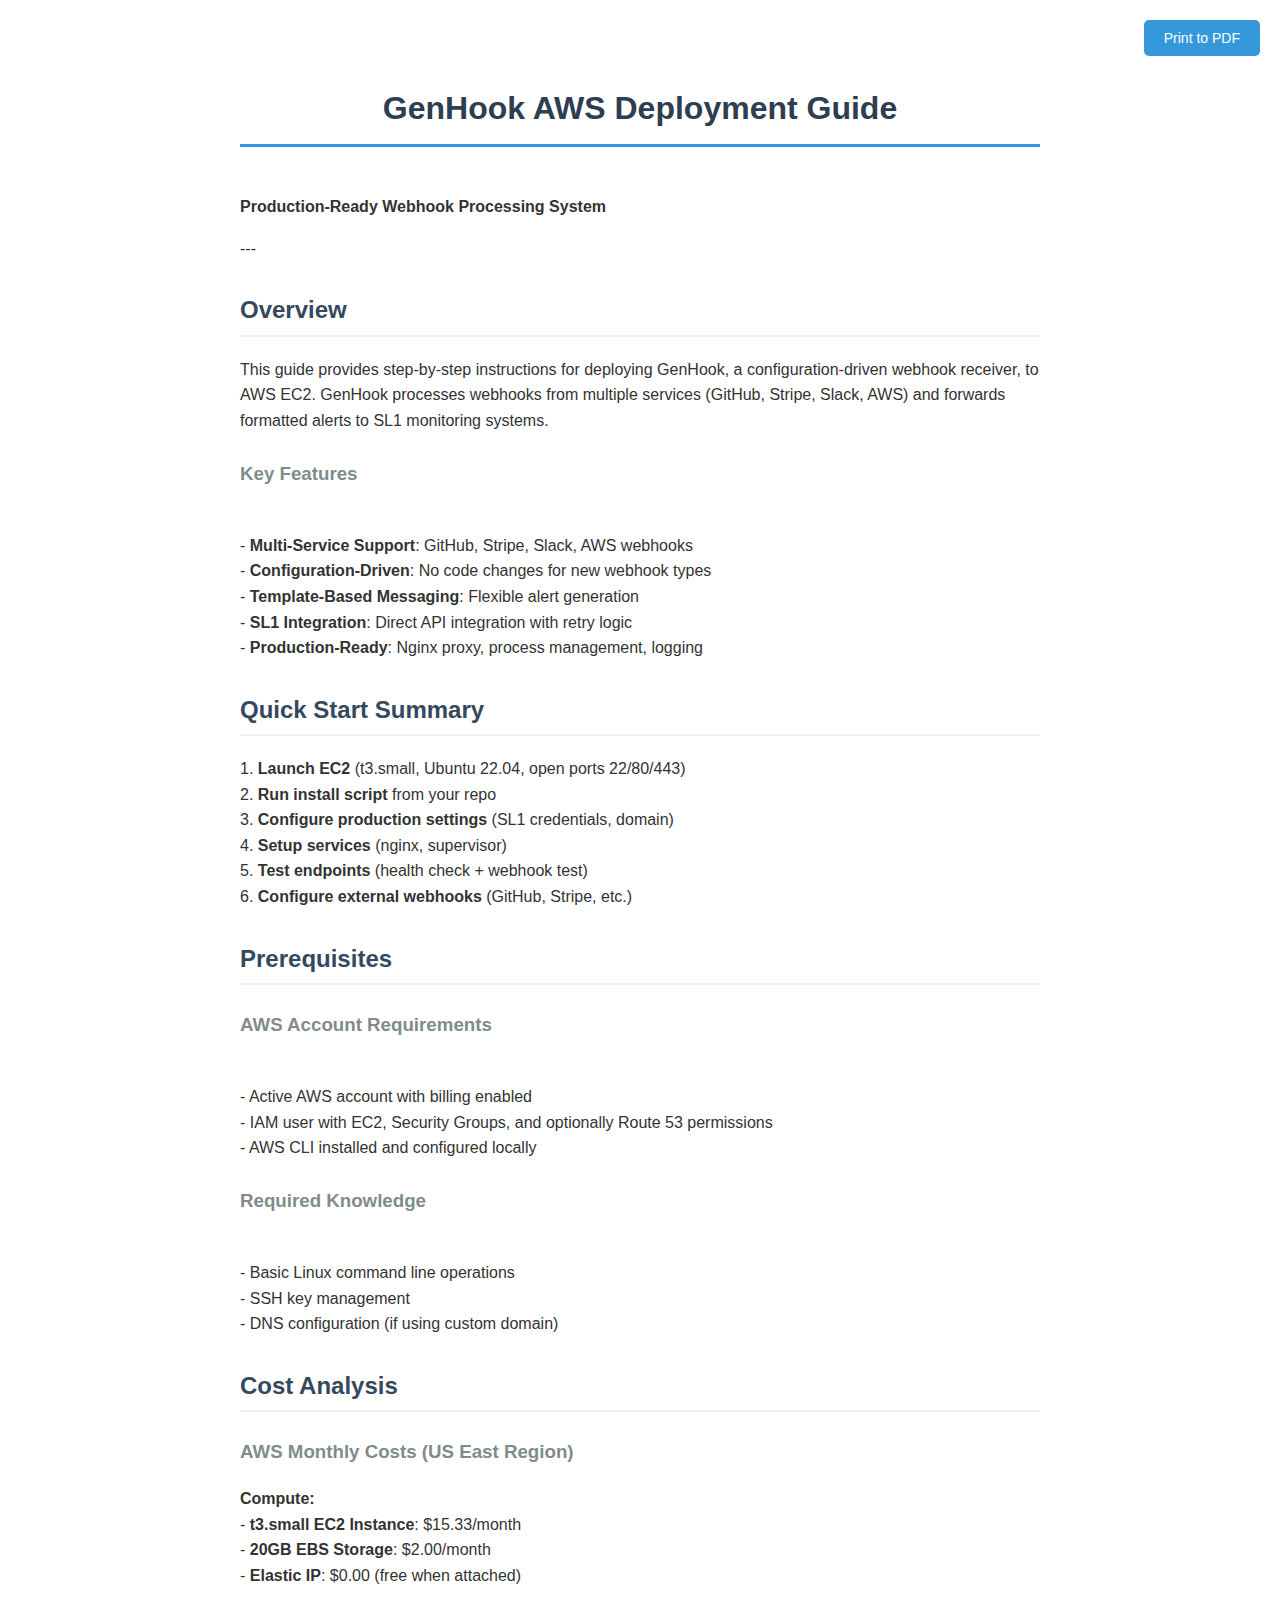
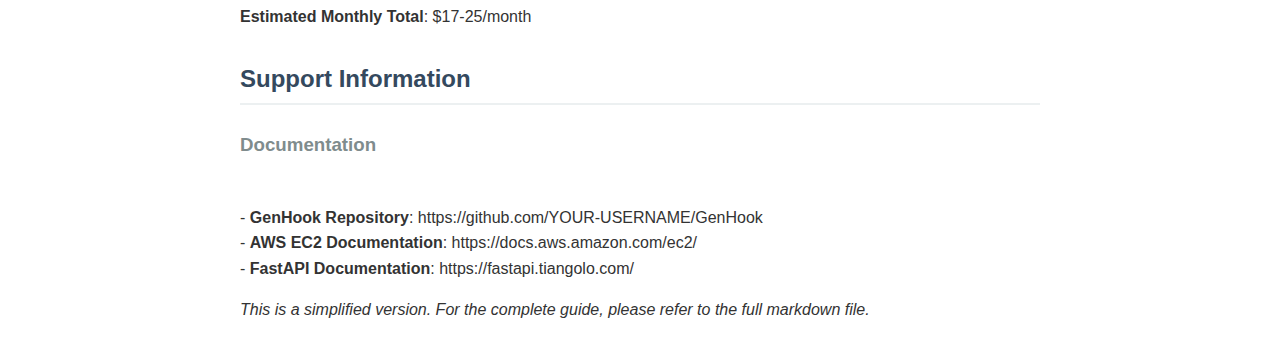
<file: backend/deploy/web_to_pdf.html>
<!DOCTYPE html>
<html lang="en">
<head>
    <meta charset="UTF-8">
    <meta name="viewport" content="width=device-width, initial-scale=1.0">
    <title>GenHook AWS Deployment Guide</title>
    <style>
        body {
            font-family: -apple-system, BlinkMacSystemFont, 'Segoe UI', Roboto, sans-serif;
            line-height: 1.6;
            color: #333;
            max-width: 800px;
            margin: 0 auto;
            padding: 20px;
        }
        
        h1 {
            color: #2c3e50;
            border-bottom: 3px solid #3498db;
            padding-bottom: 10px;
            text-align: center;
        }
        
        h2 {
            color: #34495e;
            border-bottom: 2px solid #ecf0f1;
            padding-bottom: 5px;
            margin-top: 30px;
        }
        
        h3 {
            color: #7f8c8d;
            margin-top: 25px;
        }
        
        code {
            background-color: #f8f9fa;
            padding: 2px 6px;
            border-radius: 3px;
            font-family: 'Monaco', 'Consolas', monospace;
            font-size: 0.9em;
        }
        
        pre {
            background-color: #f8f9fa;
            padding: 15px;
            border-radius: 5px;
            border-left: 4px solid #3498db;
            overflow-x: auto;
            white-space: pre-wrap;
        }
        
        pre code {
            background-color: transparent;
            padding: 0;
        }
        
        table {
            border-collapse: collapse;
            width: 100%;
            margin: 15px 0;
        }
        
        th, td {
            border: 1px solid #ddd;
            padding: 12px;
            text-align: left;
        }
        
        th {
            background-color: #f2f2f2;
            font-weight: bold;
        }
        
        .highlight-box {
            background-color: #e8f6ff;
            border: 1px solid #3498db;
            border-radius: 5px;
            padding: 15px;
            margin: 15px 0;
        }
        
        .warning-box {
            background-color: #fff3cd;
            border: 1px solid #ffc107;
            border-radius: 5px;
            padding: 15px;
            margin: 15px 0;
        }
        
        .print-button {
            position: fixed;
            top: 20px;
            right: 20px;
            background-color: #3498db;
            color: white;
            border: none;
            padding: 10px 20px;
            border-radius: 5px;
            cursor: pointer;
            font-size: 14px;
            z-index: 1000;
        }
        
        .print-button:hover {
            background-color: #2980b9;
        }
        
        @media print {
            .print-button {
                display: none;
            }
            
            body {
                max-width: none;
                margin: 0;
                padding: 15px;
            }
            
            h1, h2 {
                page-break-after: avoid;
            }
            
            pre {
                page-break-inside: avoid;
            }
        }
    </style>
</head>
<body>
    <button class="print-button" onclick="window.print()">Print to PDF</button>
    
    <div id="content">
        <!-- Content will be loaded here by JavaScript -->
    </div>

    <script>
        // Function to convert markdown to HTML (basic implementation)
        function markdownToHtml(markdown) {
            let html = markdown;
            
            // Convert headers
            html = html.replace(/^# (.*$)/gim, '<h1>$1</h1>');
            html = html.replace(/^## (.*$)/gim, '<h2>$1</h2>');
            html = html.replace(/^### (.*$)/gim, '<h3>$1</h3>');
            
            // Convert code blocks
            html = html.replace(/```([\s\S]*?)```/gim, '<pre><code>$1</code></pre>');
            
            // Convert inline code
            html = html.replace(/`([^`]+)`/gim, '<code>$1</code>');
            
            // Convert bold and italic
            html = html.replace(/\*\*(.*?)\*\*/gim, '<strong>$1</strong>');
            html = html.replace(/\*(.*?)\*/gim, '<em>$1</em>');
            
            // Convert line breaks
            html = html.replace(/\n\n/gim, '</p><p>');
            html = html.replace(/\n/gim, '<br>');
            
            // Wrap in paragraphs
            html = '<p>' + html + '</p>';
            
            // Clean up empty paragraphs
            html = html.replace(/<p><\/p>/gim, '');
            html = html.replace(/<p><h/gim, '<h');
            html = html.replace(/<\/h([1-6])><\/p>/gim, '</h$1>');
            html = html.replace(/<p><pre>/gim, '<pre>');
            html = html.replace(/<\/pre><\/p>/gim, '</pre>');
            
            return html;
        }
        
        // Load markdown content (you'll need to paste it here or load from file)
        const markdownContent = `
# GenHook AWS Deployment Guide
**Production-Ready Webhook Processing System**

---

## Overview

This guide provides step-by-step instructions for deploying GenHook, a configuration-driven webhook receiver, to AWS EC2. GenHook processes webhooks from multiple services (GitHub, Stripe, Slack, AWS) and forwards formatted alerts to SL1 monitoring systems.

### Key Features
- **Multi-Service Support**: GitHub, Stripe, Slack, AWS webhooks
- **Configuration-Driven**: No code changes for new webhook types
- **Template-Based Messaging**: Flexible alert generation
- **SL1 Integration**: Direct API integration with retry logic
- **Production-Ready**: Nginx proxy, process management, logging

## Quick Start Summary

1. **Launch EC2** (t3.small, Ubuntu 22.04, open ports 22/80/443)
2. **Run install script** from your repo
3. **Configure production settings** (SL1 credentials, domain)  
4. **Setup services** (nginx, supervisor)
5. **Test endpoints** (health check + webhook test)
6. **Configure external webhooks** (GitHub, Stripe, etc.)

## Prerequisites

### AWS Account Requirements
- Active AWS account with billing enabled
- IAM user with EC2, Security Groups, and optionally Route 53 permissions
- AWS CLI installed and configured locally

### Required Knowledge
- Basic Linux command line operations
- SSH key management
- DNS configuration (if using custom domain)

## Cost Analysis

### AWS Monthly Costs (US East Region)

**Compute:**
- **t3.small EC2 Instance**: $15.33/month
- **20GB EBS Storage**: $2.00/month
- **Elastic IP**: $0.00 (free when attached)

**Estimated Monthly Total**: $17-25/month

## Support Information

### Documentation
- **GenHook Repository**: https://github.com/YOUR-USERNAME/GenHook
- **AWS EC2 Documentation**: https://docs.aws.amazon.com/ec2/
- **FastAPI Documentation**: https://fastapi.tiangolo.com/

*This is a simplified version. For the complete guide, please refer to the full markdown file.*
        `;
        
        // Convert and display content
        document.addEventListener('DOMContentLoaded', function() {
            document.getElementById('content').innerHTML = markdownToHtml(markdownContent);
        });
        
        // Print function
        function printToPDF() {
            window.print();
        }
    </script>
</body>
</html>
</file>
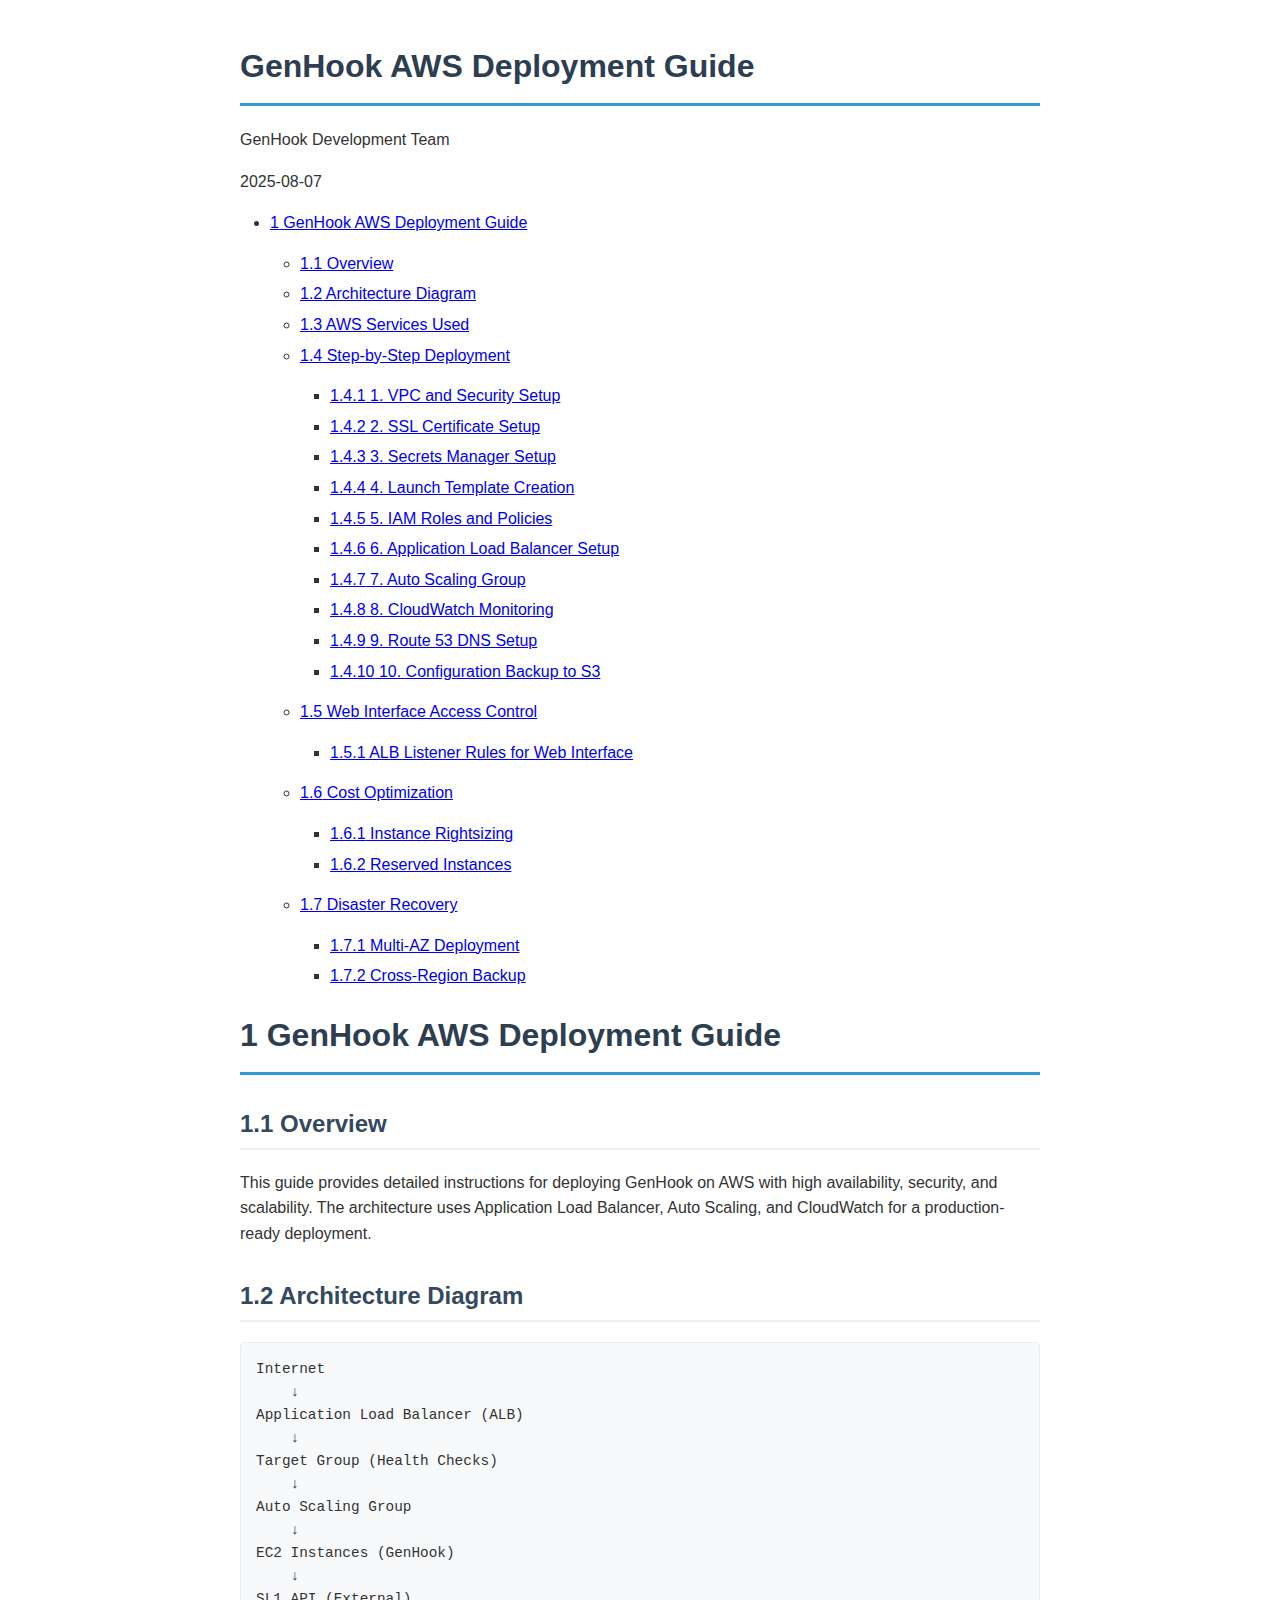
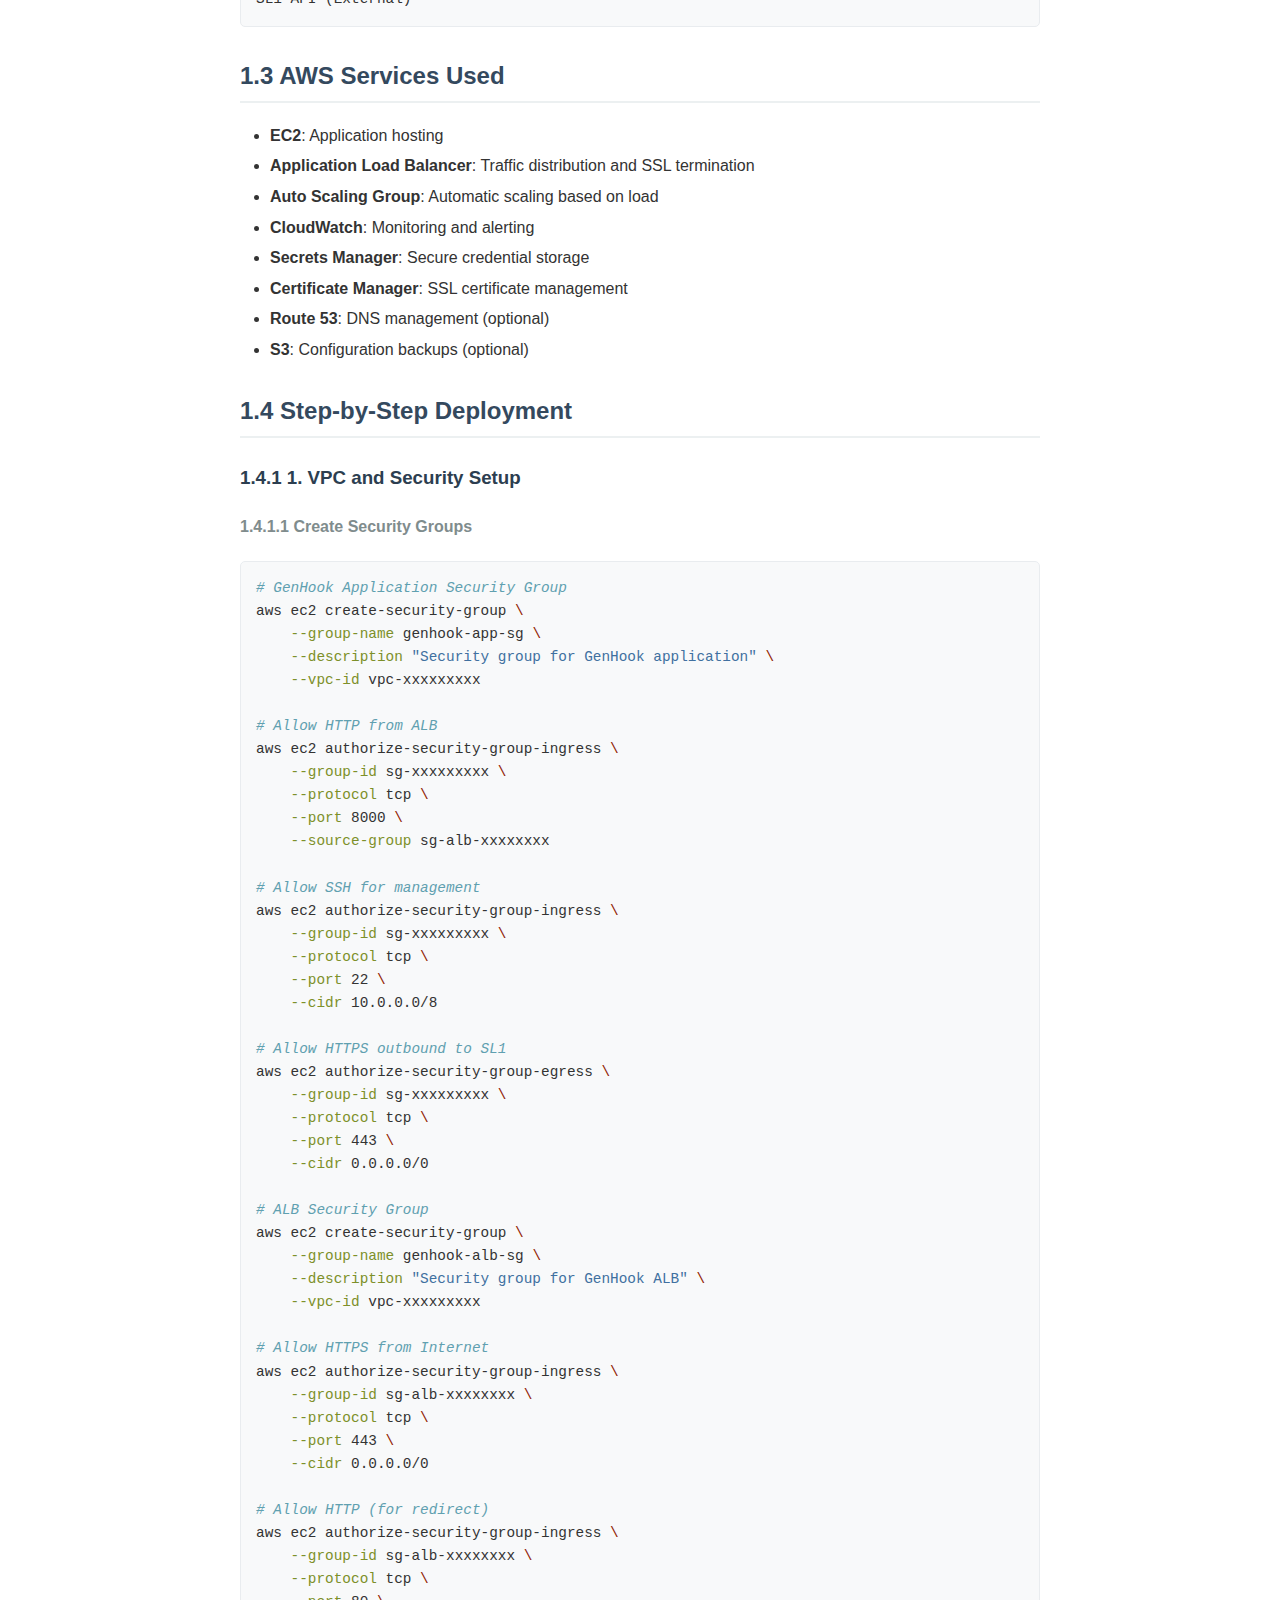
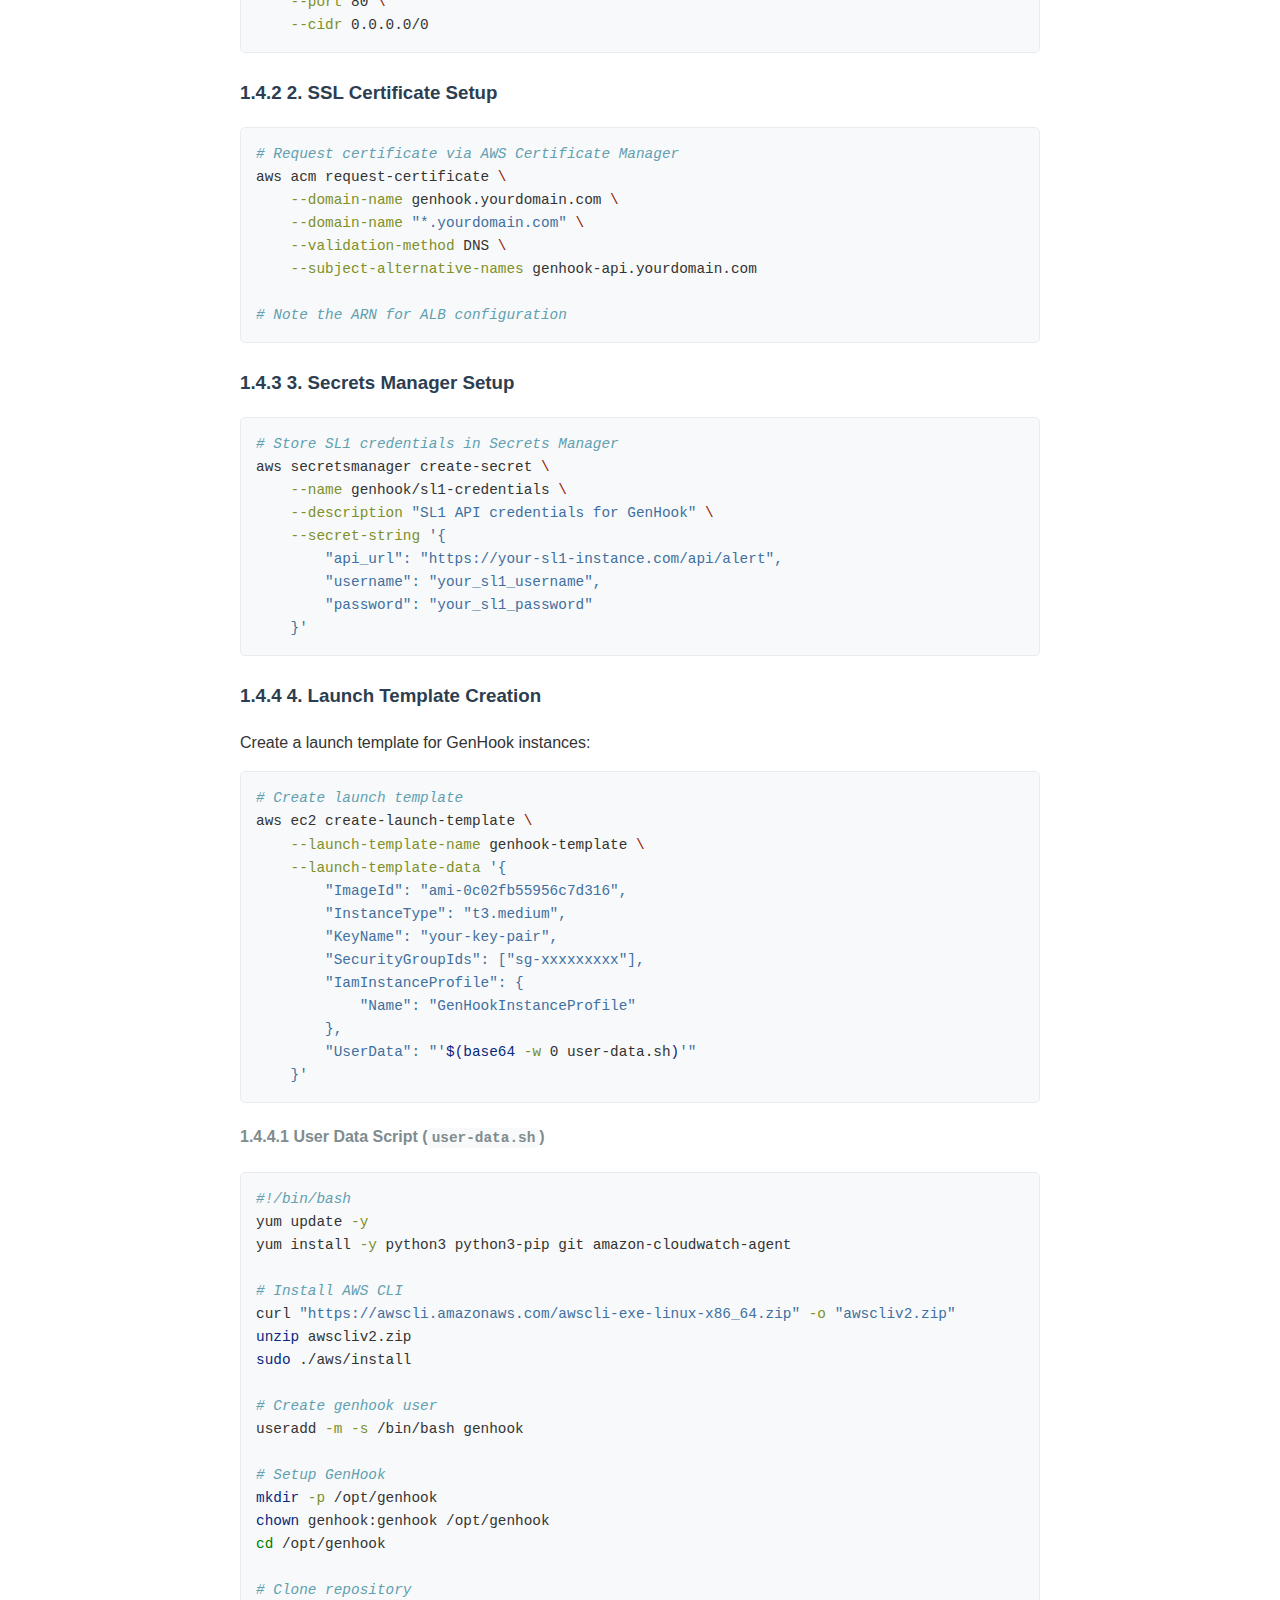
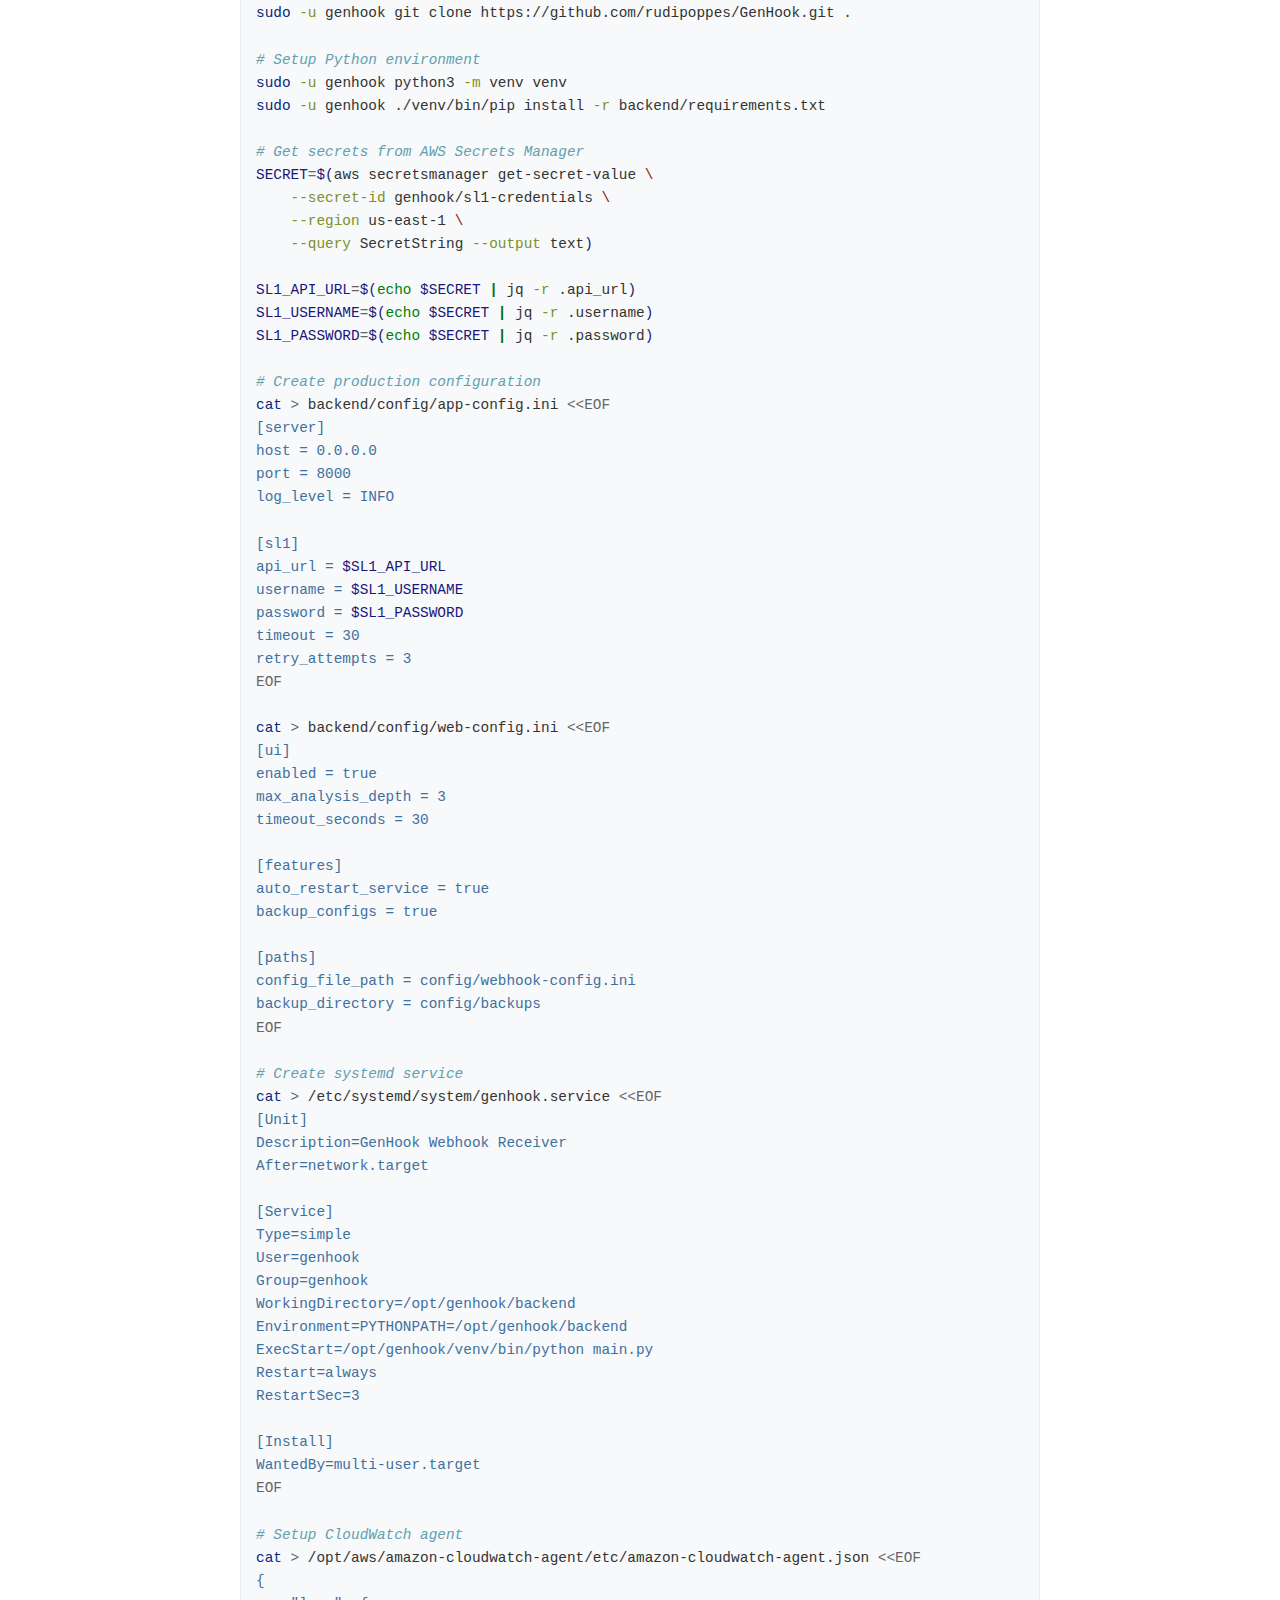
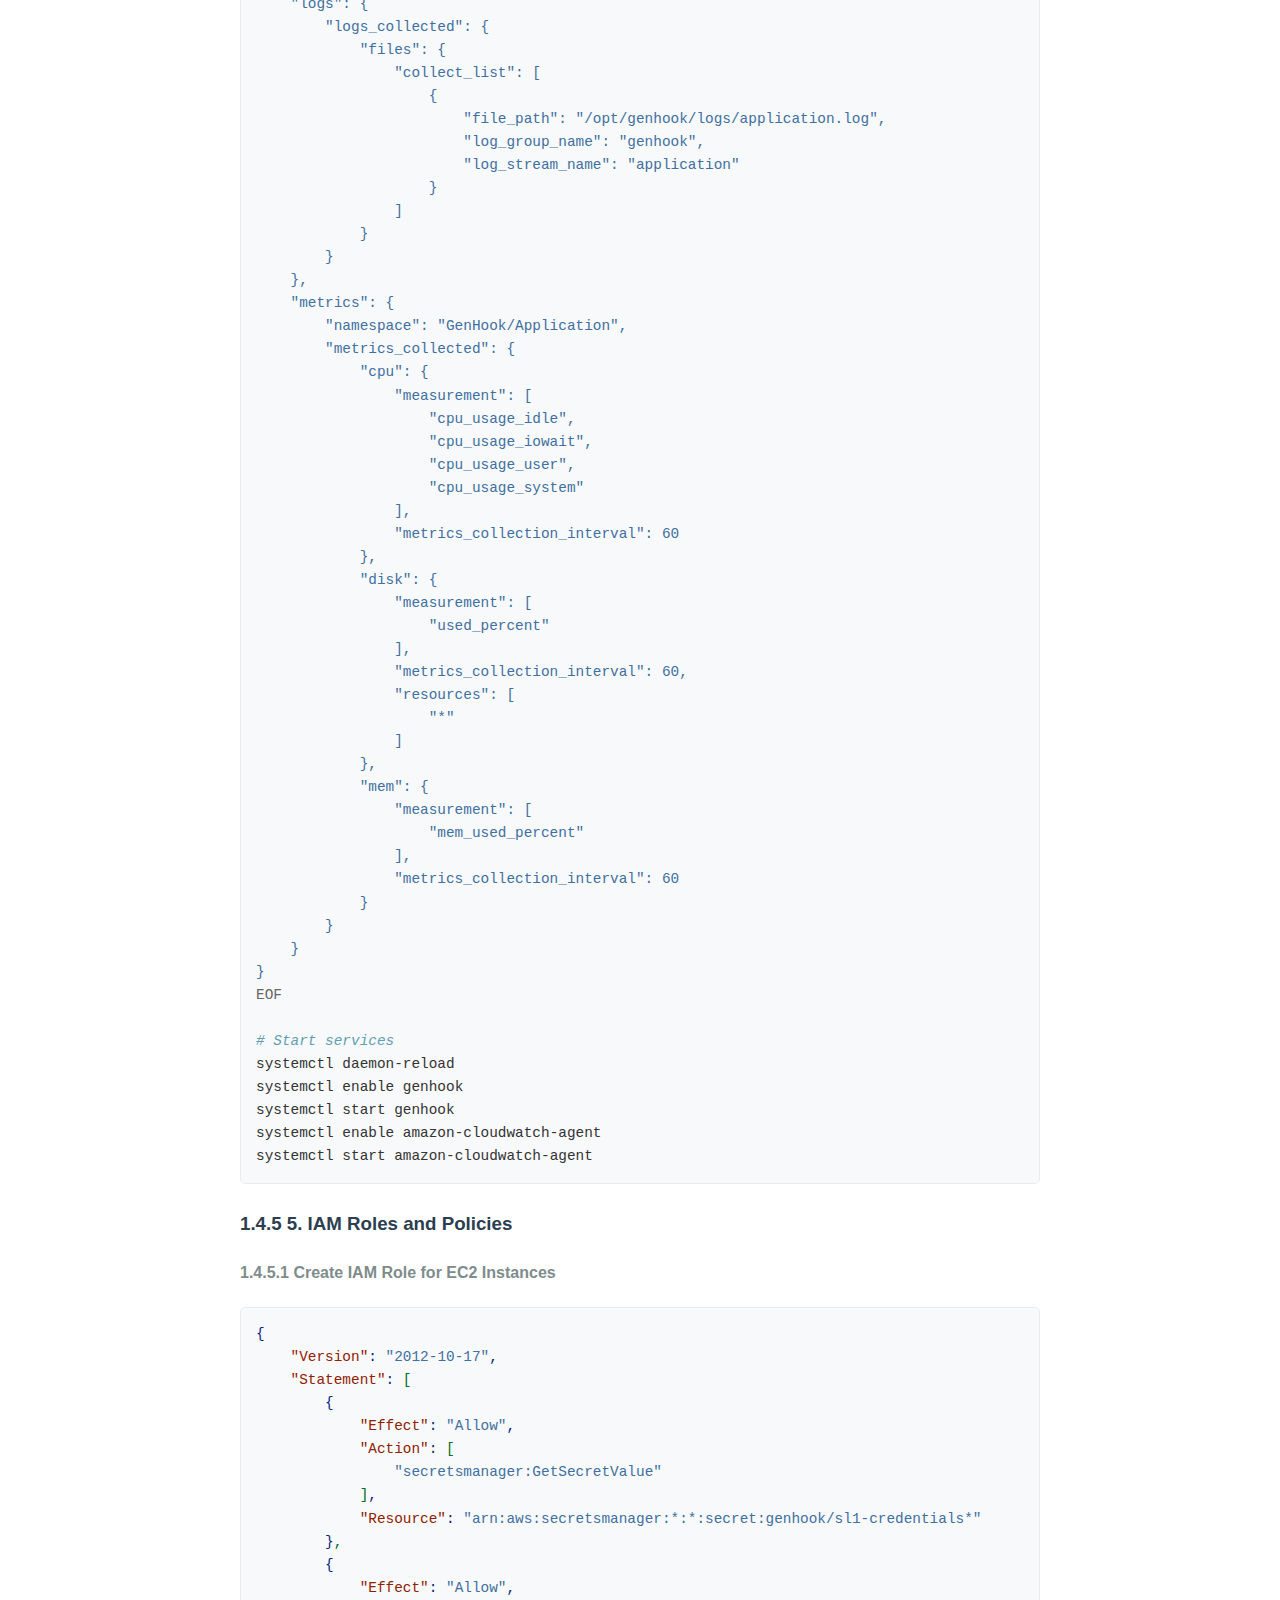
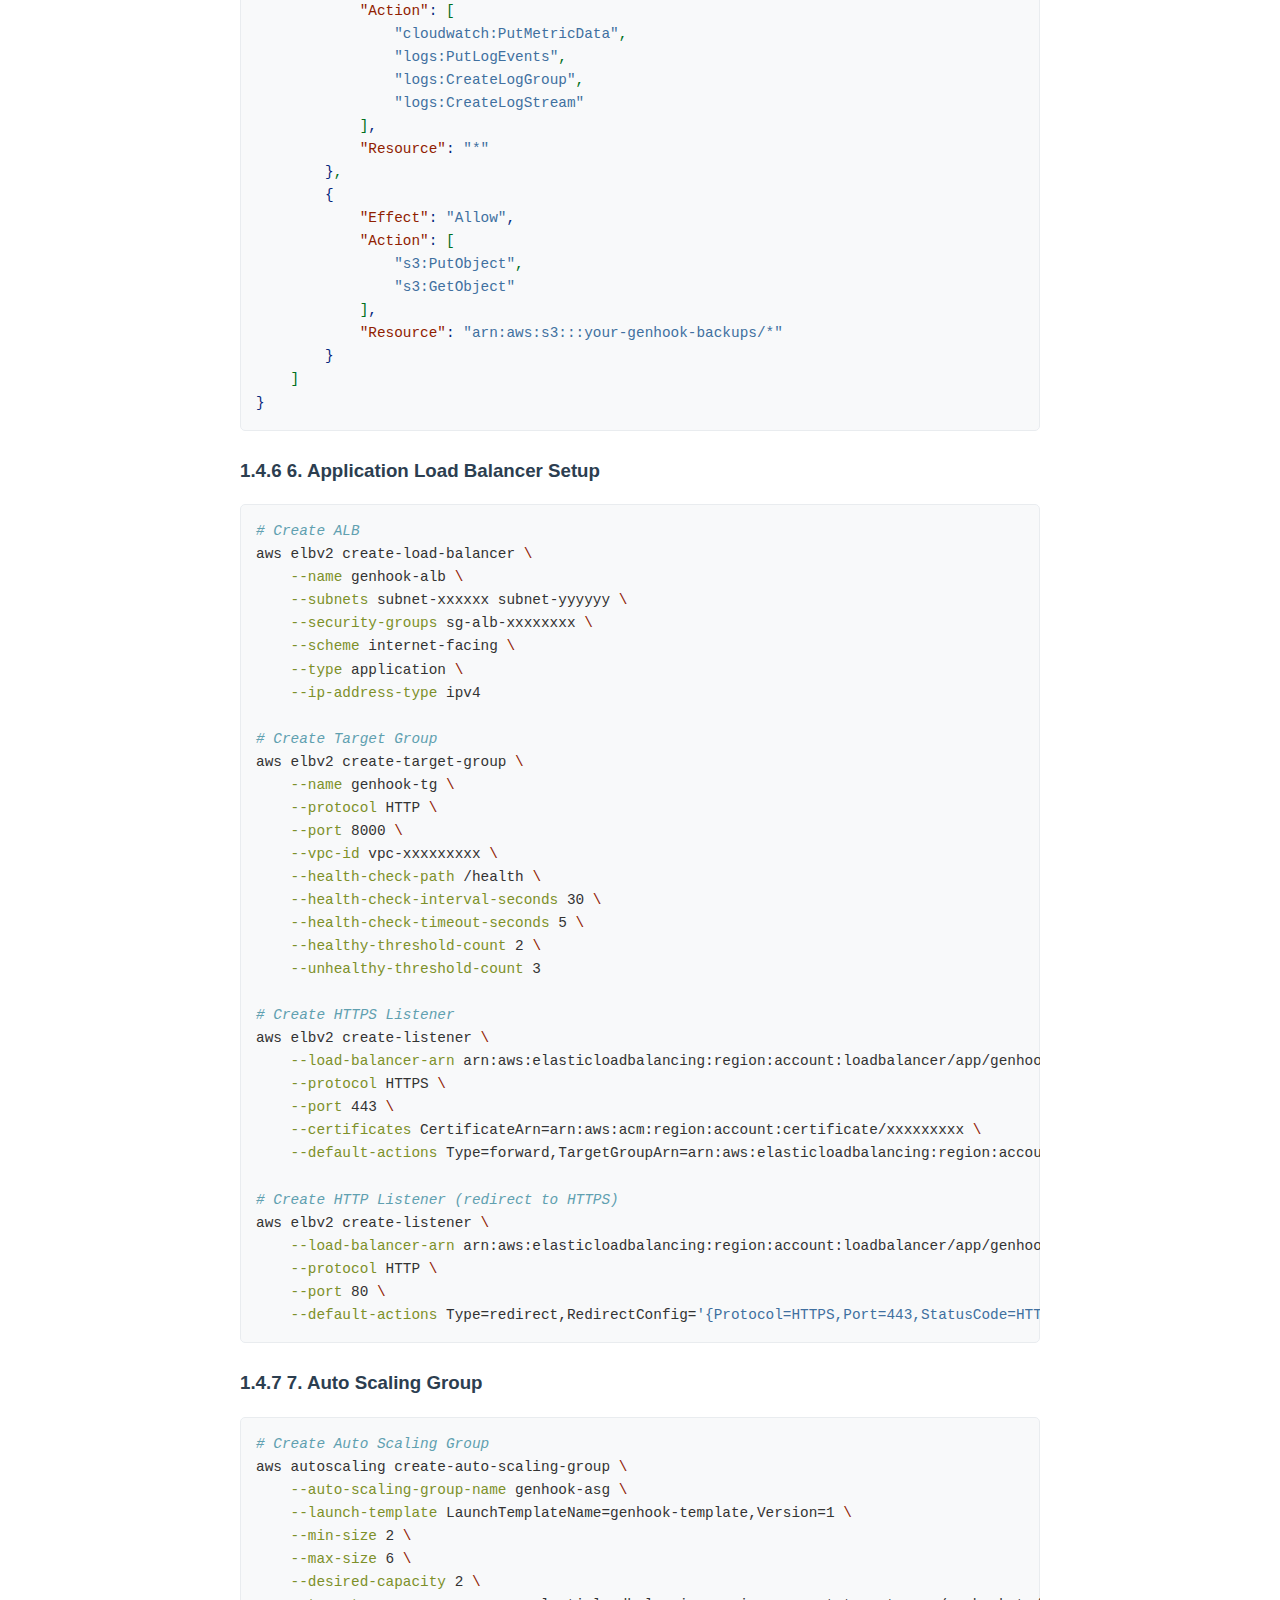
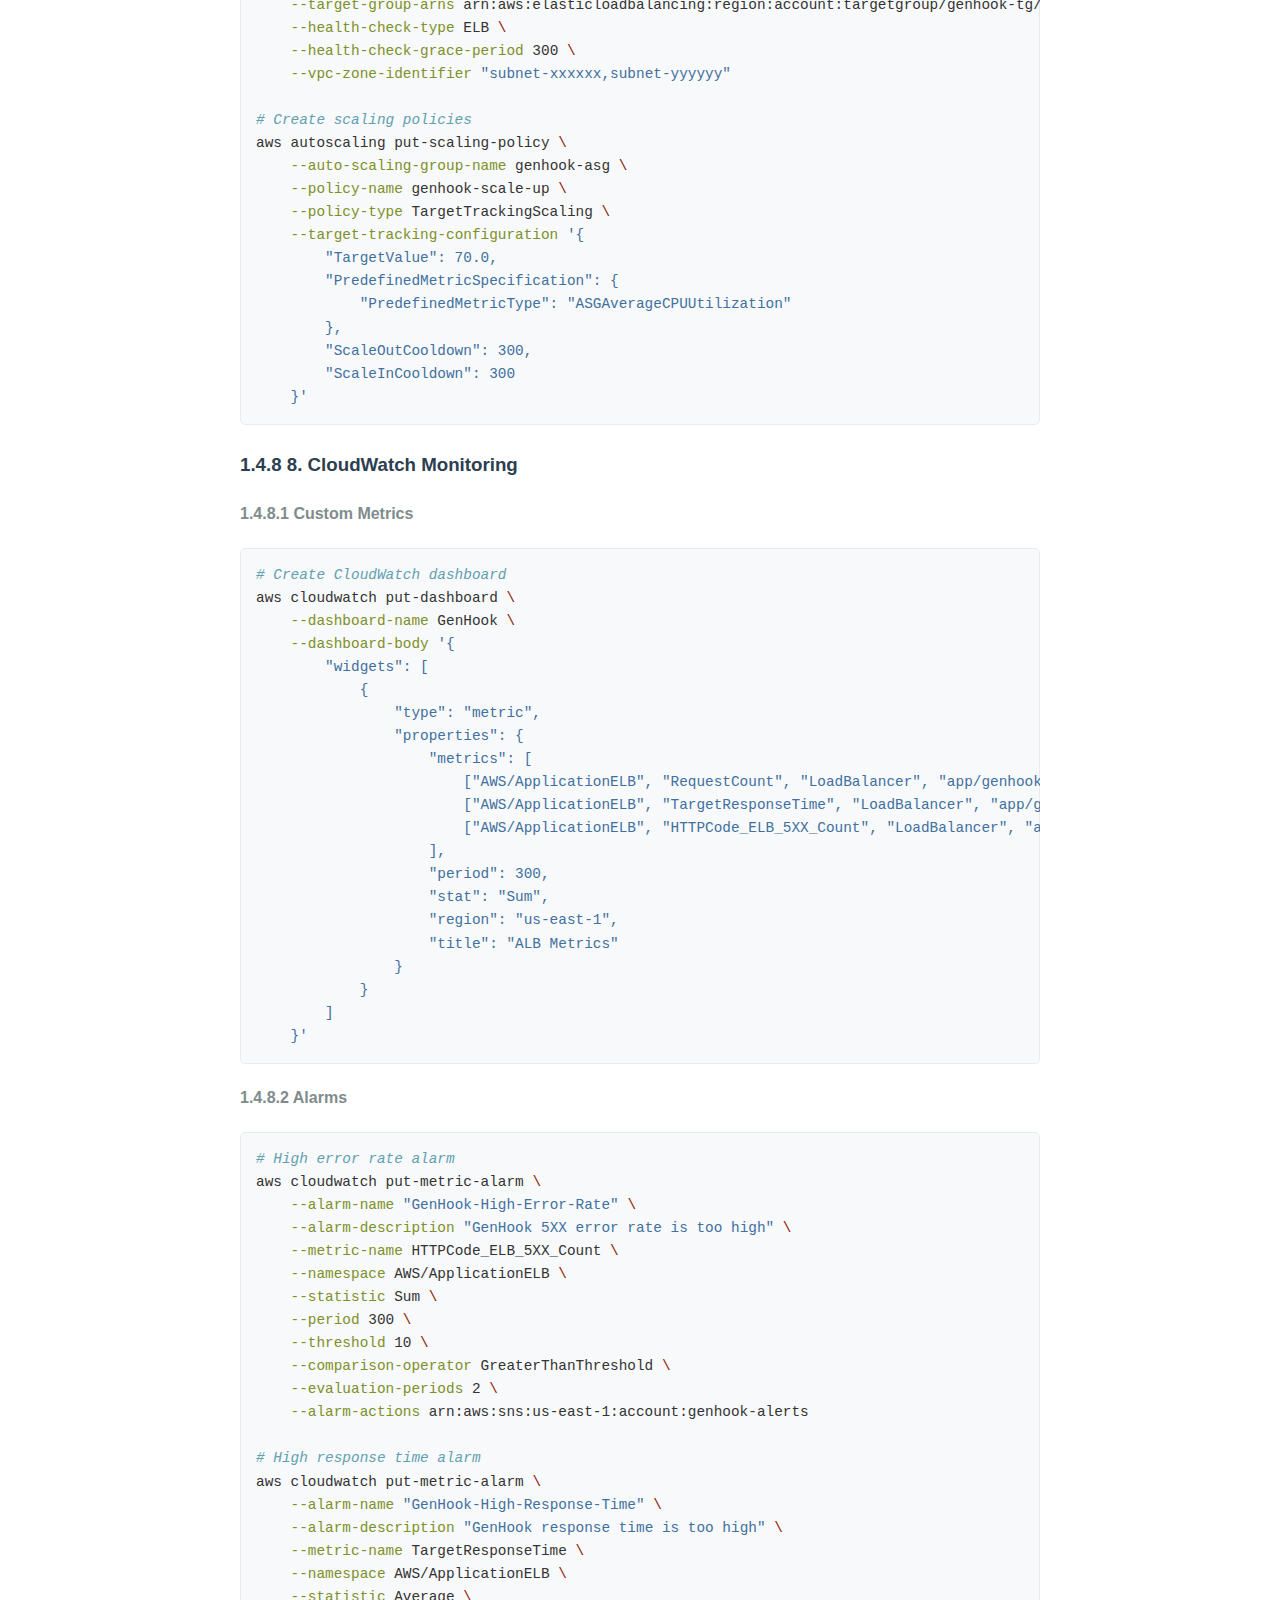
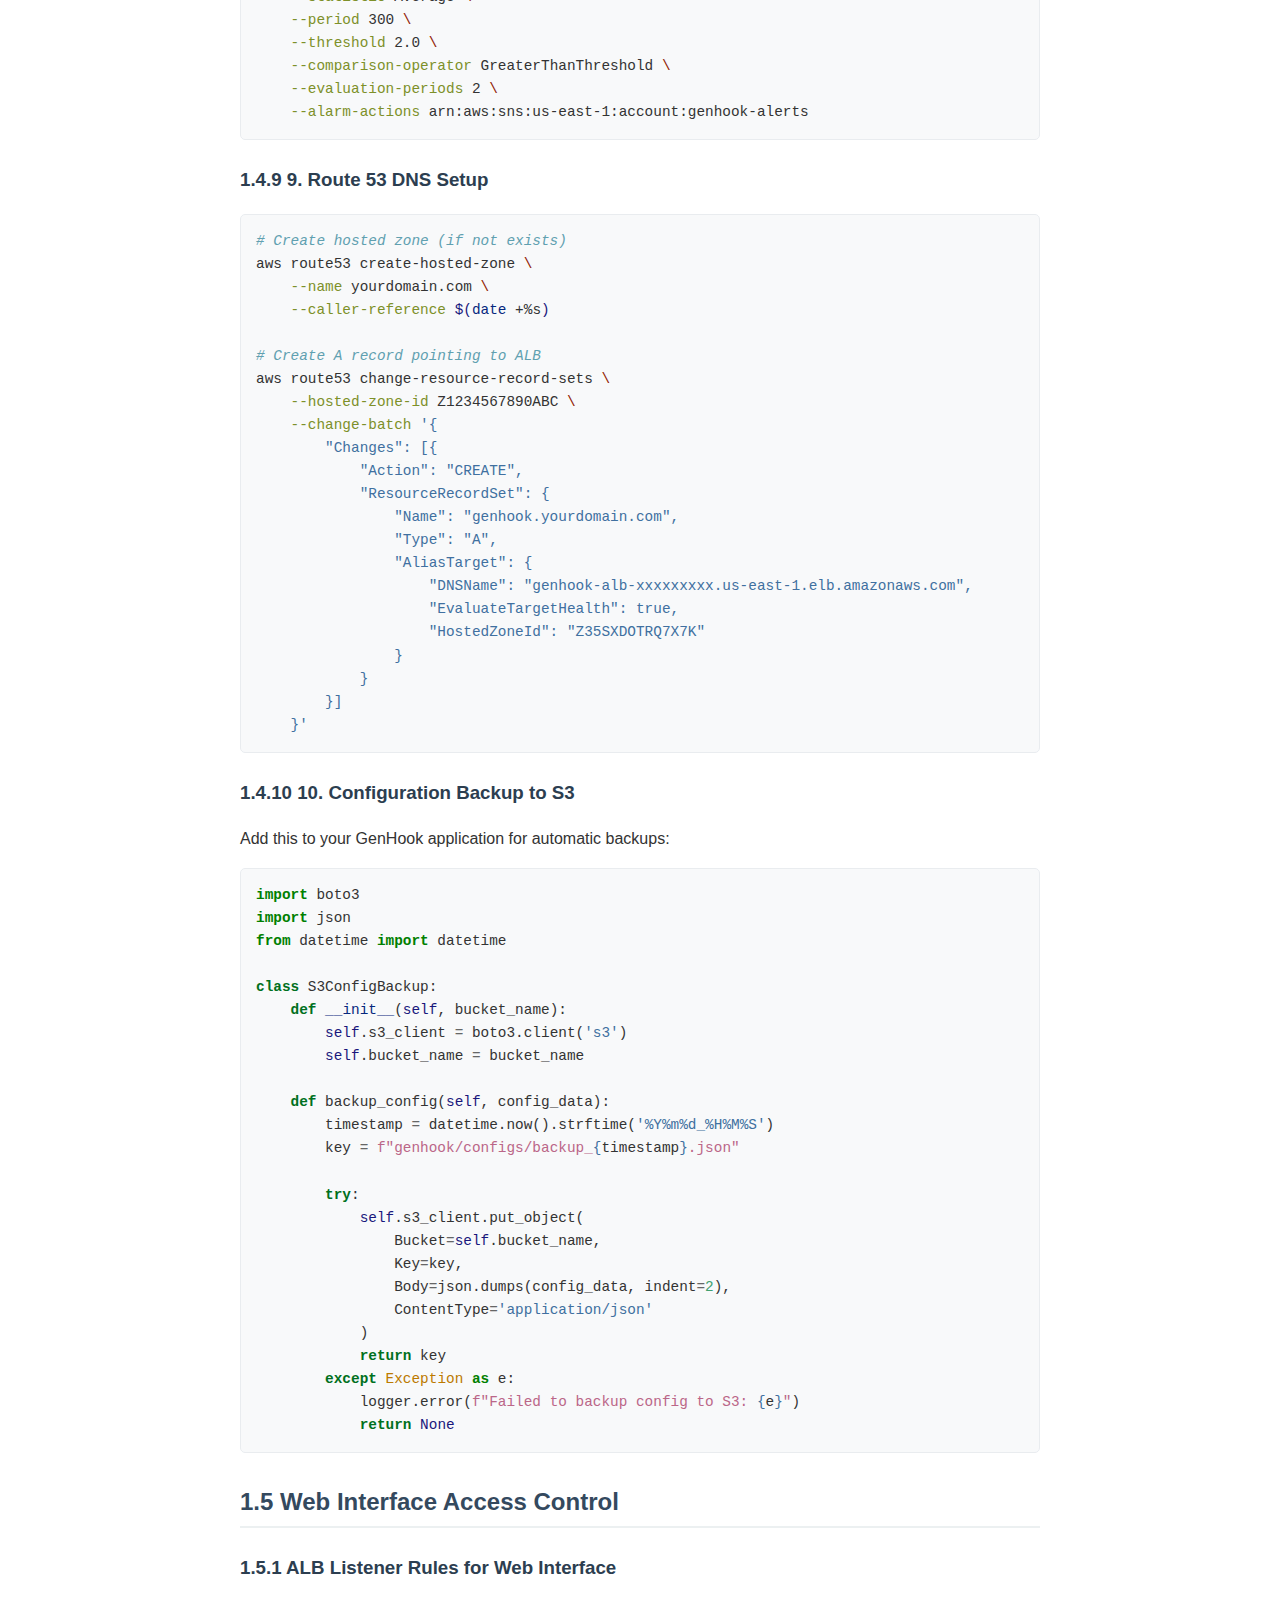
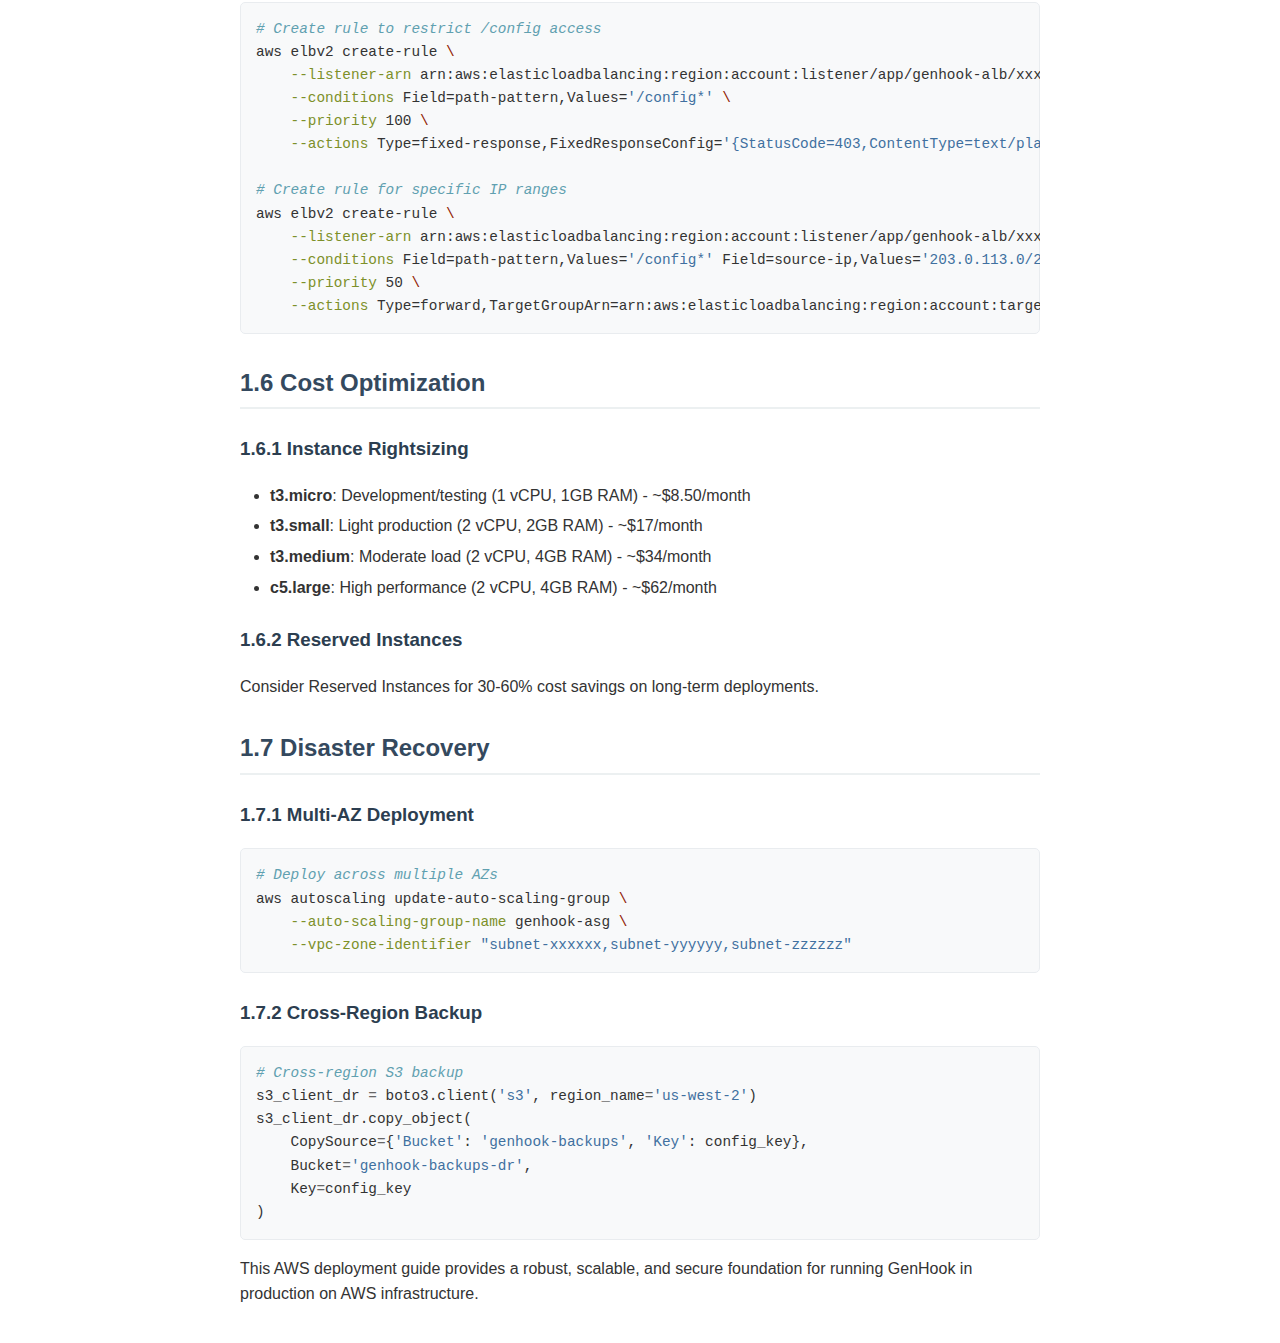
<file: docs/html/GenHook_AWS_Deployment.html>
<!DOCTYPE html>
<html xmlns="http://www.w3.org/1999/xhtml" lang="" xml:lang="">
<head>
  <meta charset="utf-8" />
  <meta name="generator" content="pandoc" />
  <meta name="viewport" content="width=device-width, initial-scale=1.0, user-scalable=yes" />
  <meta name="author" content="GenHook Development Team" />
  <meta name="dcterms.date" content="2025-08-07" />
  <title>GenHook AWS Deployment Guide</title>
  <style>
    code{white-space: pre-wrap;}
    span.smallcaps{font-variant: small-caps;}
    div.columns{display: flex; gap: min(4vw, 1.5em);}
    div.column{flex: auto; overflow-x: auto;}
    div.hanging-indent{margin-left: 1.5em; text-indent: -1.5em;}
    /* The extra [class] is a hack that increases specificity enough to
       override a similar rule in reveal.js */
    ul.task-list[class]{list-style: none;}
    ul.task-list li input[type="checkbox"] {
      font-size: inherit;
      width: 0.8em;
      margin: 0 0.8em 0.2em -1.6em;
      vertical-align: middle;
    }
    .display.math{display: block; text-align: center; margin: 0.5rem auto;}
    /* CSS for syntax highlighting */
    html { -webkit-text-size-adjust: 100%; }
    pre > code.sourceCode { white-space: pre; position: relative; }
    pre > code.sourceCode > span { display: inline-block; line-height: 1.25; }
    pre > code.sourceCode > span:empty { height: 1.2em; }
    .sourceCode { overflow: visible; }
    code.sourceCode > span { color: inherit; text-decoration: inherit; }
    div.sourceCode { margin: 1em 0; }
    pre.sourceCode { margin: 0; }
    @media screen {
    div.sourceCode { overflow: auto; }
    }
    @media print {
    pre > code.sourceCode { white-space: pre-wrap; }
    pre > code.sourceCode > span { text-indent: -5em; padding-left: 5em; }
    }
    pre.numberSource code
      { counter-reset: source-line 0; }
    pre.numberSource code > span
      { position: relative; left: -4em; counter-increment: source-line; }
    pre.numberSource code > span > a:first-child::before
      { content: counter(source-line);
        position: relative; left: -1em; text-align: right; vertical-align: baseline;
        border: none; display: inline-block;
        -webkit-touch-callout: none; -webkit-user-select: none;
        -khtml-user-select: none; -moz-user-select: none;
        -ms-user-select: none; user-select: none;
        padding: 0 4px; width: 4em;
        color: #aaaaaa;
      }
    pre.numberSource { margin-left: 3em; border-left: 1px solid #aaaaaa;  padding-left: 4px; }
    div.sourceCode
      {   }
    @media screen {
    pre > code.sourceCode > span > a:first-child::before { text-decoration: underline; }
    }
    code span.al { color: #ff0000; font-weight: bold; } /* Alert */
    code span.an { color: #60a0b0; font-weight: bold; font-style: italic; } /* Annotation */
    code span.at { color: #7d9029; } /* Attribute */
    code span.bn { color: #40a070; } /* BaseN */
    code span.bu { color: #008000; } /* BuiltIn */
    code span.cf { color: #007020; font-weight: bold; } /* ControlFlow */
    code span.ch { color: #4070a0; } /* Char */
    code span.cn { color: #880000; } /* Constant */
    code span.co { color: #60a0b0; font-style: italic; } /* Comment */
    code span.cv { color: #60a0b0; font-weight: bold; font-style: italic; } /* CommentVar */
    code span.do { color: #ba2121; font-style: italic; } /* Documentation */
    code span.dt { color: #902000; } /* DataType */
    code span.dv { color: #40a070; } /* DecVal */
    code span.er { color: #ff0000; font-weight: bold; } /* Error */
    code span.ex { } /* Extension */
    code span.fl { color: #40a070; } /* Float */
    code span.fu { color: #06287e; } /* Function */
    code span.im { color: #008000; font-weight: bold; } /* Import */
    code span.in { color: #60a0b0; font-weight: bold; font-style: italic; } /* Information */
    code span.kw { color: #007020; font-weight: bold; } /* Keyword */
    code span.op { color: #666666; } /* Operator */
    code span.ot { color: #007020; } /* Other */
    code span.pp { color: #bc7a00; } /* Preprocessor */
    code span.sc { color: #4070a0; } /* SpecialChar */
    code span.ss { color: #bb6688; } /* SpecialString */
    code span.st { color: #4070a0; } /* String */
    code span.va { color: #19177c; } /* Variable */
    code span.vs { color: #4070a0; } /* VerbatimString */
    code span.wa { color: #60a0b0; font-weight: bold; font-style: italic; } /* Warning */
  </style>
  <link rel="stylesheet" href="../styles.css" />
</head>
<body>
<header id="title-block-header">
<h1 class="title">GenHook AWS Deployment Guide</h1>
<p class="author">GenHook Development Team</p>
<p class="date">2025-08-07</p>
</header>
<nav id="TOC" role="doc-toc">
<ul>
<li><a href="#genhook-aws-deployment-guide"
id="toc-genhook-aws-deployment-guide"><span
class="toc-section-number">1</span> GenHook AWS Deployment Guide</a>
<ul>
<li><a href="#overview" id="toc-overview"><span
class="toc-section-number">1.1</span> Overview</a></li>
<li><a href="#architecture-diagram" id="toc-architecture-diagram"><span
class="toc-section-number">1.2</span> Architecture Diagram</a></li>
<li><a href="#aws-services-used" id="toc-aws-services-used"><span
class="toc-section-number">1.3</span> AWS Services Used</a></li>
<li><a href="#step-by-step-deployment"
id="toc-step-by-step-deployment"><span
class="toc-section-number">1.4</span> Step-by-Step Deployment</a>
<ul>
<li><a href="#vpc-and-security-setup"
id="toc-vpc-and-security-setup"><span
class="toc-section-number">1.4.1</span> 1. VPC and Security
Setup</a></li>
<li><a href="#ssl-certificate-setup"
id="toc-ssl-certificate-setup"><span
class="toc-section-number">1.4.2</span> 2. SSL Certificate
Setup</a></li>
<li><a href="#secrets-manager-setup"
id="toc-secrets-manager-setup"><span
class="toc-section-number">1.4.3</span> 3. Secrets Manager
Setup</a></li>
<li><a href="#launch-template-creation"
id="toc-launch-template-creation"><span
class="toc-section-number">1.4.4</span> 4. Launch Template
Creation</a></li>
<li><a href="#iam-roles-and-policies"
id="toc-iam-roles-and-policies"><span
class="toc-section-number">1.4.5</span> 5. IAM Roles and
Policies</a></li>
<li><a href="#application-load-balancer-setup"
id="toc-application-load-balancer-setup"><span
class="toc-section-number">1.4.6</span> 6. Application Load Balancer
Setup</a></li>
<li><a href="#auto-scaling-group" id="toc-auto-scaling-group"><span
class="toc-section-number">1.4.7</span> 7. Auto Scaling Group</a></li>
<li><a href="#cloudwatch-monitoring"
id="toc-cloudwatch-monitoring"><span
class="toc-section-number">1.4.8</span> 8. CloudWatch
Monitoring</a></li>
<li><a href="#route-53-dns-setup" id="toc-route-53-dns-setup"><span
class="toc-section-number">1.4.9</span> 9. Route 53 DNS Setup</a></li>
<li><a href="#configuration-backup-to-s3"
id="toc-configuration-backup-to-s3"><span
class="toc-section-number">1.4.10</span> 10. Configuration Backup to
S3</a></li>
</ul></li>
<li><a href="#web-interface-access-control"
id="toc-web-interface-access-control"><span
class="toc-section-number">1.5</span> Web Interface Access Control</a>
<ul>
<li><a href="#alb-listener-rules-for-web-interface"
id="toc-alb-listener-rules-for-web-interface"><span
class="toc-section-number">1.5.1</span> ALB Listener Rules for Web
Interface</a></li>
</ul></li>
<li><a href="#cost-optimization" id="toc-cost-optimization"><span
class="toc-section-number">1.6</span> Cost Optimization</a>
<ul>
<li><a href="#instance-rightsizing" id="toc-instance-rightsizing"><span
class="toc-section-number">1.6.1</span> Instance Rightsizing</a></li>
<li><a href="#reserved-instances" id="toc-reserved-instances"><span
class="toc-section-number">1.6.2</span> Reserved Instances</a></li>
</ul></li>
<li><a href="#disaster-recovery" id="toc-disaster-recovery"><span
class="toc-section-number">1.7</span> Disaster Recovery</a>
<ul>
<li><a href="#multi-az-deployment" id="toc-multi-az-deployment"><span
class="toc-section-number">1.7.1</span> Multi-AZ Deployment</a></li>
<li><a href="#cross-region-backup" id="toc-cross-region-backup"><span
class="toc-section-number">1.7.2</span> Cross-Region Backup</a></li>
</ul></li>
</ul></li>
</ul>
</nav>
<h1 data-number="1" id="genhook-aws-deployment-guide"><span
class="header-section-number">1</span> GenHook AWS Deployment Guide</h1>
<h2 data-number="1.1" id="overview"><span
class="header-section-number">1.1</span> Overview</h2>
<p>This guide provides detailed instructions for deploying GenHook on
AWS with high availability, security, and scalability. The architecture
uses Application Load Balancer, Auto Scaling, and CloudWatch for a
production-ready deployment.</p>
<h2 data-number="1.2" id="architecture-diagram"><span
class="header-section-number">1.2</span> Architecture Diagram</h2>
<pre><code>Internet
    ↓
Application Load Balancer (ALB)
    ↓
Target Group (Health Checks)
    ↓
Auto Scaling Group
    ↓
EC2 Instances (GenHook)
    ↓
SL1 API (External)</code></pre>
<h2 data-number="1.3" id="aws-services-used"><span
class="header-section-number">1.3</span> AWS Services Used</h2>
<ul>
<li><strong>EC2</strong>: Application hosting</li>
<li><strong>Application Load Balancer</strong>: Traffic distribution and
SSL termination</li>
<li><strong>Auto Scaling Group</strong>: Automatic scaling based on
load</li>
<li><strong>CloudWatch</strong>: Monitoring and alerting</li>
<li><strong>Secrets Manager</strong>: Secure credential storage</li>
<li><strong>Certificate Manager</strong>: SSL certificate
management</li>
<li><strong>Route 53</strong>: DNS management (optional)</li>
<li><strong>S3</strong>: Configuration backups (optional)</li>
</ul>
<h2 data-number="1.4" id="step-by-step-deployment"><span
class="header-section-number">1.4</span> Step-by-Step Deployment</h2>
<h3 data-number="1.4.1" id="vpc-and-security-setup"><span
class="header-section-number">1.4.1</span> 1. VPC and Security
Setup</h3>
<h4 data-number="1.4.1.1" id="create-security-groups"><span
class="header-section-number">1.4.1.1</span> Create Security Groups</h4>
<div class="sourceCode" id="cb2"><pre
class="sourceCode bash"><code class="sourceCode bash"><span id="cb2-1"><a href="#cb2-1" aria-hidden="true" tabindex="-1"></a><span class="co"># GenHook Application Security Group</span></span>
<span id="cb2-2"><a href="#cb2-2" aria-hidden="true" tabindex="-1"></a><span class="ex">aws</span> ec2 create-security-group <span class="dt">\</span></span>
<span id="cb2-3"><a href="#cb2-3" aria-hidden="true" tabindex="-1"></a>    <span class="at">--group-name</span> genhook-app-sg <span class="dt">\</span></span>
<span id="cb2-4"><a href="#cb2-4" aria-hidden="true" tabindex="-1"></a>    <span class="at">--description</span> <span class="st">&quot;Security group for GenHook application&quot;</span> <span class="dt">\</span></span>
<span id="cb2-5"><a href="#cb2-5" aria-hidden="true" tabindex="-1"></a>    <span class="at">--vpc-id</span> vpc-xxxxxxxxx</span>
<span id="cb2-6"><a href="#cb2-6" aria-hidden="true" tabindex="-1"></a></span>
<span id="cb2-7"><a href="#cb2-7" aria-hidden="true" tabindex="-1"></a><span class="co"># Allow HTTP from ALB</span></span>
<span id="cb2-8"><a href="#cb2-8" aria-hidden="true" tabindex="-1"></a><span class="ex">aws</span> ec2 authorize-security-group-ingress <span class="dt">\</span></span>
<span id="cb2-9"><a href="#cb2-9" aria-hidden="true" tabindex="-1"></a>    <span class="at">--group-id</span> sg-xxxxxxxxx <span class="dt">\</span></span>
<span id="cb2-10"><a href="#cb2-10" aria-hidden="true" tabindex="-1"></a>    <span class="at">--protocol</span> tcp <span class="dt">\</span></span>
<span id="cb2-11"><a href="#cb2-11" aria-hidden="true" tabindex="-1"></a>    <span class="at">--port</span> 8000 <span class="dt">\</span></span>
<span id="cb2-12"><a href="#cb2-12" aria-hidden="true" tabindex="-1"></a>    <span class="at">--source-group</span> sg-alb-xxxxxxxx</span>
<span id="cb2-13"><a href="#cb2-13" aria-hidden="true" tabindex="-1"></a></span>
<span id="cb2-14"><a href="#cb2-14" aria-hidden="true" tabindex="-1"></a><span class="co"># Allow SSH for management</span></span>
<span id="cb2-15"><a href="#cb2-15" aria-hidden="true" tabindex="-1"></a><span class="ex">aws</span> ec2 authorize-security-group-ingress <span class="dt">\</span></span>
<span id="cb2-16"><a href="#cb2-16" aria-hidden="true" tabindex="-1"></a>    <span class="at">--group-id</span> sg-xxxxxxxxx <span class="dt">\</span></span>
<span id="cb2-17"><a href="#cb2-17" aria-hidden="true" tabindex="-1"></a>    <span class="at">--protocol</span> tcp <span class="dt">\</span></span>
<span id="cb2-18"><a href="#cb2-18" aria-hidden="true" tabindex="-1"></a>    <span class="at">--port</span> 22 <span class="dt">\</span></span>
<span id="cb2-19"><a href="#cb2-19" aria-hidden="true" tabindex="-1"></a>    <span class="at">--cidr</span> 10.0.0.0/8</span>
<span id="cb2-20"><a href="#cb2-20" aria-hidden="true" tabindex="-1"></a></span>
<span id="cb2-21"><a href="#cb2-21" aria-hidden="true" tabindex="-1"></a><span class="co"># Allow HTTPS outbound to SL1</span></span>
<span id="cb2-22"><a href="#cb2-22" aria-hidden="true" tabindex="-1"></a><span class="ex">aws</span> ec2 authorize-security-group-egress <span class="dt">\</span></span>
<span id="cb2-23"><a href="#cb2-23" aria-hidden="true" tabindex="-1"></a>    <span class="at">--group-id</span> sg-xxxxxxxxx <span class="dt">\</span></span>
<span id="cb2-24"><a href="#cb2-24" aria-hidden="true" tabindex="-1"></a>    <span class="at">--protocol</span> tcp <span class="dt">\</span></span>
<span id="cb2-25"><a href="#cb2-25" aria-hidden="true" tabindex="-1"></a>    <span class="at">--port</span> 443 <span class="dt">\</span></span>
<span id="cb2-26"><a href="#cb2-26" aria-hidden="true" tabindex="-1"></a>    <span class="at">--cidr</span> 0.0.0.0/0</span>
<span id="cb2-27"><a href="#cb2-27" aria-hidden="true" tabindex="-1"></a></span>
<span id="cb2-28"><a href="#cb2-28" aria-hidden="true" tabindex="-1"></a><span class="co"># ALB Security Group</span></span>
<span id="cb2-29"><a href="#cb2-29" aria-hidden="true" tabindex="-1"></a><span class="ex">aws</span> ec2 create-security-group <span class="dt">\</span></span>
<span id="cb2-30"><a href="#cb2-30" aria-hidden="true" tabindex="-1"></a>    <span class="at">--group-name</span> genhook-alb-sg <span class="dt">\</span></span>
<span id="cb2-31"><a href="#cb2-31" aria-hidden="true" tabindex="-1"></a>    <span class="at">--description</span> <span class="st">&quot;Security group for GenHook ALB&quot;</span> <span class="dt">\</span></span>
<span id="cb2-32"><a href="#cb2-32" aria-hidden="true" tabindex="-1"></a>    <span class="at">--vpc-id</span> vpc-xxxxxxxxx</span>
<span id="cb2-33"><a href="#cb2-33" aria-hidden="true" tabindex="-1"></a></span>
<span id="cb2-34"><a href="#cb2-34" aria-hidden="true" tabindex="-1"></a><span class="co"># Allow HTTPS from Internet</span></span>
<span id="cb2-35"><a href="#cb2-35" aria-hidden="true" tabindex="-1"></a><span class="ex">aws</span> ec2 authorize-security-group-ingress <span class="dt">\</span></span>
<span id="cb2-36"><a href="#cb2-36" aria-hidden="true" tabindex="-1"></a>    <span class="at">--group-id</span> sg-alb-xxxxxxxx <span class="dt">\</span></span>
<span id="cb2-37"><a href="#cb2-37" aria-hidden="true" tabindex="-1"></a>    <span class="at">--protocol</span> tcp <span class="dt">\</span></span>
<span id="cb2-38"><a href="#cb2-38" aria-hidden="true" tabindex="-1"></a>    <span class="at">--port</span> 443 <span class="dt">\</span></span>
<span id="cb2-39"><a href="#cb2-39" aria-hidden="true" tabindex="-1"></a>    <span class="at">--cidr</span> 0.0.0.0/0</span>
<span id="cb2-40"><a href="#cb2-40" aria-hidden="true" tabindex="-1"></a></span>
<span id="cb2-41"><a href="#cb2-41" aria-hidden="true" tabindex="-1"></a><span class="co"># Allow HTTP (for redirect)</span></span>
<span id="cb2-42"><a href="#cb2-42" aria-hidden="true" tabindex="-1"></a><span class="ex">aws</span> ec2 authorize-security-group-ingress <span class="dt">\</span></span>
<span id="cb2-43"><a href="#cb2-43" aria-hidden="true" tabindex="-1"></a>    <span class="at">--group-id</span> sg-alb-xxxxxxxx <span class="dt">\</span></span>
<span id="cb2-44"><a href="#cb2-44" aria-hidden="true" tabindex="-1"></a>    <span class="at">--protocol</span> tcp <span class="dt">\</span></span>
<span id="cb2-45"><a href="#cb2-45" aria-hidden="true" tabindex="-1"></a>    <span class="at">--port</span> 80 <span class="dt">\</span></span>
<span id="cb2-46"><a href="#cb2-46" aria-hidden="true" tabindex="-1"></a>    <span class="at">--cidr</span> 0.0.0.0/0</span></code></pre></div>
<h3 data-number="1.4.2" id="ssl-certificate-setup"><span
class="header-section-number">1.4.2</span> 2. SSL Certificate Setup</h3>
<div class="sourceCode" id="cb3"><pre
class="sourceCode bash"><code class="sourceCode bash"><span id="cb3-1"><a href="#cb3-1" aria-hidden="true" tabindex="-1"></a><span class="co"># Request certificate via AWS Certificate Manager</span></span>
<span id="cb3-2"><a href="#cb3-2" aria-hidden="true" tabindex="-1"></a><span class="ex">aws</span> acm request-certificate <span class="dt">\</span></span>
<span id="cb3-3"><a href="#cb3-3" aria-hidden="true" tabindex="-1"></a>    <span class="at">--domain-name</span> genhook.yourdomain.com <span class="dt">\</span></span>
<span id="cb3-4"><a href="#cb3-4" aria-hidden="true" tabindex="-1"></a>    <span class="at">--domain-name</span> <span class="st">&quot;*.yourdomain.com&quot;</span> <span class="dt">\</span></span>
<span id="cb3-5"><a href="#cb3-5" aria-hidden="true" tabindex="-1"></a>    <span class="at">--validation-method</span> DNS <span class="dt">\</span></span>
<span id="cb3-6"><a href="#cb3-6" aria-hidden="true" tabindex="-1"></a>    <span class="at">--subject-alternative-names</span> genhook-api.yourdomain.com</span>
<span id="cb3-7"><a href="#cb3-7" aria-hidden="true" tabindex="-1"></a></span>
<span id="cb3-8"><a href="#cb3-8" aria-hidden="true" tabindex="-1"></a><span class="co"># Note the ARN for ALB configuration</span></span></code></pre></div>
<h3 data-number="1.4.3" id="secrets-manager-setup"><span
class="header-section-number">1.4.3</span> 3. Secrets Manager Setup</h3>
<div class="sourceCode" id="cb4"><pre
class="sourceCode bash"><code class="sourceCode bash"><span id="cb4-1"><a href="#cb4-1" aria-hidden="true" tabindex="-1"></a><span class="co"># Store SL1 credentials in Secrets Manager</span></span>
<span id="cb4-2"><a href="#cb4-2" aria-hidden="true" tabindex="-1"></a><span class="ex">aws</span> secretsmanager create-secret <span class="dt">\</span></span>
<span id="cb4-3"><a href="#cb4-3" aria-hidden="true" tabindex="-1"></a>    <span class="at">--name</span> genhook/sl1-credentials <span class="dt">\</span></span>
<span id="cb4-4"><a href="#cb4-4" aria-hidden="true" tabindex="-1"></a>    <span class="at">--description</span> <span class="st">&quot;SL1 API credentials for GenHook&quot;</span> <span class="dt">\</span></span>
<span id="cb4-5"><a href="#cb4-5" aria-hidden="true" tabindex="-1"></a>    <span class="at">--secret-string</span> <span class="st">&#39;{</span></span>
<span id="cb4-6"><a href="#cb4-6" aria-hidden="true" tabindex="-1"></a><span class="st">        &quot;api_url&quot;: &quot;https://your-sl1-instance.com/api/alert&quot;,</span></span>
<span id="cb4-7"><a href="#cb4-7" aria-hidden="true" tabindex="-1"></a><span class="st">        &quot;username&quot;: &quot;your_sl1_username&quot;,</span></span>
<span id="cb4-8"><a href="#cb4-8" aria-hidden="true" tabindex="-1"></a><span class="st">        &quot;password&quot;: &quot;your_sl1_password&quot;</span></span>
<span id="cb4-9"><a href="#cb4-9" aria-hidden="true" tabindex="-1"></a><span class="st">    }&#39;</span></span></code></pre></div>
<h3 data-number="1.4.4" id="launch-template-creation"><span
class="header-section-number">1.4.4</span> 4. Launch Template
Creation</h3>
<p>Create a launch template for GenHook instances:</p>
<div class="sourceCode" id="cb5"><pre
class="sourceCode bash"><code class="sourceCode bash"><span id="cb5-1"><a href="#cb5-1" aria-hidden="true" tabindex="-1"></a><span class="co"># Create launch template</span></span>
<span id="cb5-2"><a href="#cb5-2" aria-hidden="true" tabindex="-1"></a><span class="ex">aws</span> ec2 create-launch-template <span class="dt">\</span></span>
<span id="cb5-3"><a href="#cb5-3" aria-hidden="true" tabindex="-1"></a>    <span class="at">--launch-template-name</span> genhook-template <span class="dt">\</span></span>
<span id="cb5-4"><a href="#cb5-4" aria-hidden="true" tabindex="-1"></a>    <span class="at">--launch-template-data</span> <span class="st">&#39;{</span></span>
<span id="cb5-5"><a href="#cb5-5" aria-hidden="true" tabindex="-1"></a><span class="st">        &quot;ImageId&quot;: &quot;ami-0c02fb55956c7d316&quot;,</span></span>
<span id="cb5-6"><a href="#cb5-6" aria-hidden="true" tabindex="-1"></a><span class="st">        &quot;InstanceType&quot;: &quot;t3.medium&quot;,</span></span>
<span id="cb5-7"><a href="#cb5-7" aria-hidden="true" tabindex="-1"></a><span class="st">        &quot;KeyName&quot;: &quot;your-key-pair&quot;,</span></span>
<span id="cb5-8"><a href="#cb5-8" aria-hidden="true" tabindex="-1"></a><span class="st">        &quot;SecurityGroupIds&quot;: [&quot;sg-xxxxxxxxx&quot;],</span></span>
<span id="cb5-9"><a href="#cb5-9" aria-hidden="true" tabindex="-1"></a><span class="st">        &quot;IamInstanceProfile&quot;: {</span></span>
<span id="cb5-10"><a href="#cb5-10" aria-hidden="true" tabindex="-1"></a><span class="st">            &quot;Name&quot;: &quot;GenHookInstanceProfile&quot;</span></span>
<span id="cb5-11"><a href="#cb5-11" aria-hidden="true" tabindex="-1"></a><span class="st">        },</span></span>
<span id="cb5-12"><a href="#cb5-12" aria-hidden="true" tabindex="-1"></a><span class="st">        &quot;UserData&quot;: &quot;&#39;</span><span class="va">$(</span><span class="fu">base64</span> <span class="at">-w</span> 0 user-data.sh<span class="va">)</span><span class="st">&#39;&quot;</span></span>
<span id="cb5-13"><a href="#cb5-13" aria-hidden="true" tabindex="-1"></a><span class="st">    }&#39;</span></span></code></pre></div>
<h4 data-number="1.4.4.1" id="user-data-script-user-data.sh"><span
class="header-section-number">1.4.4.1</span> User Data Script
(<code>user-data.sh</code>)</h4>
<div class="sourceCode" id="cb6"><pre
class="sourceCode bash"><code class="sourceCode bash"><span id="cb6-1"><a href="#cb6-1" aria-hidden="true" tabindex="-1"></a><span class="co">#!/bin/bash</span></span>
<span id="cb6-2"><a href="#cb6-2" aria-hidden="true" tabindex="-1"></a><span class="ex">yum</span> update <span class="at">-y</span></span>
<span id="cb6-3"><a href="#cb6-3" aria-hidden="true" tabindex="-1"></a><span class="ex">yum</span> install <span class="at">-y</span> python3 python3-pip git amazon-cloudwatch-agent</span>
<span id="cb6-4"><a href="#cb6-4" aria-hidden="true" tabindex="-1"></a></span>
<span id="cb6-5"><a href="#cb6-5" aria-hidden="true" tabindex="-1"></a><span class="co"># Install AWS CLI</span></span>
<span id="cb6-6"><a href="#cb6-6" aria-hidden="true" tabindex="-1"></a><span class="ex">curl</span> <span class="st">&quot;https://awscli.amazonaws.com/awscli-exe-linux-x86_64.zip&quot;</span> <span class="at">-o</span> <span class="st">&quot;awscliv2.zip&quot;</span></span>
<span id="cb6-7"><a href="#cb6-7" aria-hidden="true" tabindex="-1"></a><span class="fu">unzip</span> awscliv2.zip</span>
<span id="cb6-8"><a href="#cb6-8" aria-hidden="true" tabindex="-1"></a><span class="fu">sudo</span> ./aws/install</span>
<span id="cb6-9"><a href="#cb6-9" aria-hidden="true" tabindex="-1"></a></span>
<span id="cb6-10"><a href="#cb6-10" aria-hidden="true" tabindex="-1"></a><span class="co"># Create genhook user</span></span>
<span id="cb6-11"><a href="#cb6-11" aria-hidden="true" tabindex="-1"></a><span class="ex">useradd</span> <span class="at">-m</span> <span class="at">-s</span> /bin/bash genhook</span>
<span id="cb6-12"><a href="#cb6-12" aria-hidden="true" tabindex="-1"></a></span>
<span id="cb6-13"><a href="#cb6-13" aria-hidden="true" tabindex="-1"></a><span class="co"># Setup GenHook</span></span>
<span id="cb6-14"><a href="#cb6-14" aria-hidden="true" tabindex="-1"></a><span class="fu">mkdir</span> <span class="at">-p</span> /opt/genhook</span>
<span id="cb6-15"><a href="#cb6-15" aria-hidden="true" tabindex="-1"></a><span class="fu">chown</span> genhook:genhook /opt/genhook</span>
<span id="cb6-16"><a href="#cb6-16" aria-hidden="true" tabindex="-1"></a><span class="bu">cd</span> /opt/genhook</span>
<span id="cb6-17"><a href="#cb6-17" aria-hidden="true" tabindex="-1"></a></span>
<span id="cb6-18"><a href="#cb6-18" aria-hidden="true" tabindex="-1"></a><span class="co"># Clone repository</span></span>
<span id="cb6-19"><a href="#cb6-19" aria-hidden="true" tabindex="-1"></a><span class="fu">sudo</span> <span class="at">-u</span> genhook git clone https://github.com/rudipoppes/GenHook.git .</span>
<span id="cb6-20"><a href="#cb6-20" aria-hidden="true" tabindex="-1"></a></span>
<span id="cb6-21"><a href="#cb6-21" aria-hidden="true" tabindex="-1"></a><span class="co"># Setup Python environment</span></span>
<span id="cb6-22"><a href="#cb6-22" aria-hidden="true" tabindex="-1"></a><span class="fu">sudo</span> <span class="at">-u</span> genhook python3 <span class="at">-m</span> venv venv</span>
<span id="cb6-23"><a href="#cb6-23" aria-hidden="true" tabindex="-1"></a><span class="fu">sudo</span> <span class="at">-u</span> genhook ./venv/bin/pip install <span class="at">-r</span> backend/requirements.txt</span>
<span id="cb6-24"><a href="#cb6-24" aria-hidden="true" tabindex="-1"></a></span>
<span id="cb6-25"><a href="#cb6-25" aria-hidden="true" tabindex="-1"></a><span class="co"># Get secrets from AWS Secrets Manager</span></span>
<span id="cb6-26"><a href="#cb6-26" aria-hidden="true" tabindex="-1"></a><span class="va">SECRET</span><span class="op">=</span><span class="va">$(</span><span class="ex">aws</span> secretsmanager get-secret-value <span class="dt">\</span></span>
<span id="cb6-27"><a href="#cb6-27" aria-hidden="true" tabindex="-1"></a>    <span class="at">--secret-id</span> genhook/sl1-credentials <span class="dt">\</span></span>
<span id="cb6-28"><a href="#cb6-28" aria-hidden="true" tabindex="-1"></a>    <span class="at">--region</span> us-east-1 <span class="dt">\</span></span>
<span id="cb6-29"><a href="#cb6-29" aria-hidden="true" tabindex="-1"></a>    <span class="at">--query</span> SecretString <span class="at">--output</span> text<span class="va">)</span></span>
<span id="cb6-30"><a href="#cb6-30" aria-hidden="true" tabindex="-1"></a></span>
<span id="cb6-31"><a href="#cb6-31" aria-hidden="true" tabindex="-1"></a><span class="va">SL1_API_URL</span><span class="op">=</span><span class="va">$(</span><span class="bu">echo</span> <span class="va">$SECRET</span> <span class="kw">|</span> <span class="ex">jq</span> <span class="at">-r</span> .api_url<span class="va">)</span></span>
<span id="cb6-32"><a href="#cb6-32" aria-hidden="true" tabindex="-1"></a><span class="va">SL1_USERNAME</span><span class="op">=</span><span class="va">$(</span><span class="bu">echo</span> <span class="va">$SECRET</span> <span class="kw">|</span> <span class="ex">jq</span> <span class="at">-r</span> .username<span class="va">)</span></span>
<span id="cb6-33"><a href="#cb6-33" aria-hidden="true" tabindex="-1"></a><span class="va">SL1_PASSWORD</span><span class="op">=</span><span class="va">$(</span><span class="bu">echo</span> <span class="va">$SECRET</span> <span class="kw">|</span> <span class="ex">jq</span> <span class="at">-r</span> .password<span class="va">)</span></span>
<span id="cb6-34"><a href="#cb6-34" aria-hidden="true" tabindex="-1"></a></span>
<span id="cb6-35"><a href="#cb6-35" aria-hidden="true" tabindex="-1"></a><span class="co"># Create production configuration</span></span>
<span id="cb6-36"><a href="#cb6-36" aria-hidden="true" tabindex="-1"></a><span class="fu">cat</span> <span class="op">&gt;</span> backend/config/app-config.ini <span class="op">&lt;&lt;EOF</span></span>
<span id="cb6-37"><a href="#cb6-37" aria-hidden="true" tabindex="-1"></a><span class="st">[server]</span></span>
<span id="cb6-38"><a href="#cb6-38" aria-hidden="true" tabindex="-1"></a><span class="st">host = 0.0.0.0</span></span>
<span id="cb6-39"><a href="#cb6-39" aria-hidden="true" tabindex="-1"></a><span class="st">port = 8000</span></span>
<span id="cb6-40"><a href="#cb6-40" aria-hidden="true" tabindex="-1"></a><span class="st">log_level = INFO</span></span>
<span id="cb6-41"><a href="#cb6-41" aria-hidden="true" tabindex="-1"></a></span>
<span id="cb6-42"><a href="#cb6-42" aria-hidden="true" tabindex="-1"></a><span class="st">[sl1]</span></span>
<span id="cb6-43"><a href="#cb6-43" aria-hidden="true" tabindex="-1"></a><span class="st">api_url = </span><span class="va">$SL1_API_URL</span></span>
<span id="cb6-44"><a href="#cb6-44" aria-hidden="true" tabindex="-1"></a><span class="st">username = </span><span class="va">$SL1_USERNAME</span></span>
<span id="cb6-45"><a href="#cb6-45" aria-hidden="true" tabindex="-1"></a><span class="st">password = </span><span class="va">$SL1_PASSWORD</span></span>
<span id="cb6-46"><a href="#cb6-46" aria-hidden="true" tabindex="-1"></a><span class="st">timeout = 30</span></span>
<span id="cb6-47"><a href="#cb6-47" aria-hidden="true" tabindex="-1"></a><span class="st">retry_attempts = 3</span></span>
<span id="cb6-48"><a href="#cb6-48" aria-hidden="true" tabindex="-1"></a><span class="op">EOF</span></span>
<span id="cb6-49"><a href="#cb6-49" aria-hidden="true" tabindex="-1"></a></span>
<span id="cb6-50"><a href="#cb6-50" aria-hidden="true" tabindex="-1"></a><span class="fu">cat</span> <span class="op">&gt;</span> backend/config/web-config.ini <span class="op">&lt;&lt;EOF</span></span>
<span id="cb6-51"><a href="#cb6-51" aria-hidden="true" tabindex="-1"></a><span class="st">[ui]</span></span>
<span id="cb6-52"><a href="#cb6-52" aria-hidden="true" tabindex="-1"></a><span class="st">enabled = true</span></span>
<span id="cb6-53"><a href="#cb6-53" aria-hidden="true" tabindex="-1"></a><span class="st">max_analysis_depth = 3</span></span>
<span id="cb6-54"><a href="#cb6-54" aria-hidden="true" tabindex="-1"></a><span class="st">timeout_seconds = 30</span></span>
<span id="cb6-55"><a href="#cb6-55" aria-hidden="true" tabindex="-1"></a></span>
<span id="cb6-56"><a href="#cb6-56" aria-hidden="true" tabindex="-1"></a><span class="st">[features]</span></span>
<span id="cb6-57"><a href="#cb6-57" aria-hidden="true" tabindex="-1"></a><span class="st">auto_restart_service = true</span></span>
<span id="cb6-58"><a href="#cb6-58" aria-hidden="true" tabindex="-1"></a><span class="st">backup_configs = true</span></span>
<span id="cb6-59"><a href="#cb6-59" aria-hidden="true" tabindex="-1"></a></span>
<span id="cb6-60"><a href="#cb6-60" aria-hidden="true" tabindex="-1"></a><span class="st">[paths]</span></span>
<span id="cb6-61"><a href="#cb6-61" aria-hidden="true" tabindex="-1"></a><span class="st">config_file_path = config/webhook-config.ini</span></span>
<span id="cb6-62"><a href="#cb6-62" aria-hidden="true" tabindex="-1"></a><span class="st">backup_directory = config/backups</span></span>
<span id="cb6-63"><a href="#cb6-63" aria-hidden="true" tabindex="-1"></a><span class="op">EOF</span></span>
<span id="cb6-64"><a href="#cb6-64" aria-hidden="true" tabindex="-1"></a></span>
<span id="cb6-65"><a href="#cb6-65" aria-hidden="true" tabindex="-1"></a><span class="co"># Create systemd service</span></span>
<span id="cb6-66"><a href="#cb6-66" aria-hidden="true" tabindex="-1"></a><span class="fu">cat</span> <span class="op">&gt;</span> /etc/systemd/system/genhook.service <span class="op">&lt;&lt;EOF</span></span>
<span id="cb6-67"><a href="#cb6-67" aria-hidden="true" tabindex="-1"></a><span class="st">[Unit]</span></span>
<span id="cb6-68"><a href="#cb6-68" aria-hidden="true" tabindex="-1"></a><span class="st">Description=GenHook Webhook Receiver</span></span>
<span id="cb6-69"><a href="#cb6-69" aria-hidden="true" tabindex="-1"></a><span class="st">After=network.target</span></span>
<span id="cb6-70"><a href="#cb6-70" aria-hidden="true" tabindex="-1"></a></span>
<span id="cb6-71"><a href="#cb6-71" aria-hidden="true" tabindex="-1"></a><span class="st">[Service]</span></span>
<span id="cb6-72"><a href="#cb6-72" aria-hidden="true" tabindex="-1"></a><span class="st">Type=simple</span></span>
<span id="cb6-73"><a href="#cb6-73" aria-hidden="true" tabindex="-1"></a><span class="st">User=genhook</span></span>
<span id="cb6-74"><a href="#cb6-74" aria-hidden="true" tabindex="-1"></a><span class="st">Group=genhook</span></span>
<span id="cb6-75"><a href="#cb6-75" aria-hidden="true" tabindex="-1"></a><span class="st">WorkingDirectory=/opt/genhook/backend</span></span>
<span id="cb6-76"><a href="#cb6-76" aria-hidden="true" tabindex="-1"></a><span class="st">Environment=PYTHONPATH=/opt/genhook/backend</span></span>
<span id="cb6-77"><a href="#cb6-77" aria-hidden="true" tabindex="-1"></a><span class="st">ExecStart=/opt/genhook/venv/bin/python main.py</span></span>
<span id="cb6-78"><a href="#cb6-78" aria-hidden="true" tabindex="-1"></a><span class="st">Restart=always</span></span>
<span id="cb6-79"><a href="#cb6-79" aria-hidden="true" tabindex="-1"></a><span class="st">RestartSec=3</span></span>
<span id="cb6-80"><a href="#cb6-80" aria-hidden="true" tabindex="-1"></a></span>
<span id="cb6-81"><a href="#cb6-81" aria-hidden="true" tabindex="-1"></a><span class="st">[Install]</span></span>
<span id="cb6-82"><a href="#cb6-82" aria-hidden="true" tabindex="-1"></a><span class="st">WantedBy=multi-user.target</span></span>
<span id="cb6-83"><a href="#cb6-83" aria-hidden="true" tabindex="-1"></a><span class="op">EOF</span></span>
<span id="cb6-84"><a href="#cb6-84" aria-hidden="true" tabindex="-1"></a></span>
<span id="cb6-85"><a href="#cb6-85" aria-hidden="true" tabindex="-1"></a><span class="co"># Setup CloudWatch agent</span></span>
<span id="cb6-86"><a href="#cb6-86" aria-hidden="true" tabindex="-1"></a><span class="fu">cat</span> <span class="op">&gt;</span> /opt/aws/amazon-cloudwatch-agent/etc/amazon-cloudwatch-agent.json <span class="op">&lt;&lt;EOF</span></span>
<span id="cb6-87"><a href="#cb6-87" aria-hidden="true" tabindex="-1"></a><span class="st">{</span></span>
<span id="cb6-88"><a href="#cb6-88" aria-hidden="true" tabindex="-1"></a><span class="st">    &quot;logs&quot;: {</span></span>
<span id="cb6-89"><a href="#cb6-89" aria-hidden="true" tabindex="-1"></a><span class="st">        &quot;logs_collected&quot;: {</span></span>
<span id="cb6-90"><a href="#cb6-90" aria-hidden="true" tabindex="-1"></a><span class="st">            &quot;files&quot;: {</span></span>
<span id="cb6-91"><a href="#cb6-91" aria-hidden="true" tabindex="-1"></a><span class="st">                &quot;collect_list&quot;: [</span></span>
<span id="cb6-92"><a href="#cb6-92" aria-hidden="true" tabindex="-1"></a><span class="st">                    {</span></span>
<span id="cb6-93"><a href="#cb6-93" aria-hidden="true" tabindex="-1"></a><span class="st">                        &quot;file_path&quot;: &quot;/opt/genhook/logs/application.log&quot;,</span></span>
<span id="cb6-94"><a href="#cb6-94" aria-hidden="true" tabindex="-1"></a><span class="st">                        &quot;log_group_name&quot;: &quot;genhook&quot;,</span></span>
<span id="cb6-95"><a href="#cb6-95" aria-hidden="true" tabindex="-1"></a><span class="st">                        &quot;log_stream_name&quot;: &quot;application&quot;</span></span>
<span id="cb6-96"><a href="#cb6-96" aria-hidden="true" tabindex="-1"></a><span class="st">                    }</span></span>
<span id="cb6-97"><a href="#cb6-97" aria-hidden="true" tabindex="-1"></a><span class="st">                ]</span></span>
<span id="cb6-98"><a href="#cb6-98" aria-hidden="true" tabindex="-1"></a><span class="st">            }</span></span>
<span id="cb6-99"><a href="#cb6-99" aria-hidden="true" tabindex="-1"></a><span class="st">        }</span></span>
<span id="cb6-100"><a href="#cb6-100" aria-hidden="true" tabindex="-1"></a><span class="st">    },</span></span>
<span id="cb6-101"><a href="#cb6-101" aria-hidden="true" tabindex="-1"></a><span class="st">    &quot;metrics&quot;: {</span></span>
<span id="cb6-102"><a href="#cb6-102" aria-hidden="true" tabindex="-1"></a><span class="st">        &quot;namespace&quot;: &quot;GenHook/Application&quot;,</span></span>
<span id="cb6-103"><a href="#cb6-103" aria-hidden="true" tabindex="-1"></a><span class="st">        &quot;metrics_collected&quot;: {</span></span>
<span id="cb6-104"><a href="#cb6-104" aria-hidden="true" tabindex="-1"></a><span class="st">            &quot;cpu&quot;: {</span></span>
<span id="cb6-105"><a href="#cb6-105" aria-hidden="true" tabindex="-1"></a><span class="st">                &quot;measurement&quot;: [</span></span>
<span id="cb6-106"><a href="#cb6-106" aria-hidden="true" tabindex="-1"></a><span class="st">                    &quot;cpu_usage_idle&quot;,</span></span>
<span id="cb6-107"><a href="#cb6-107" aria-hidden="true" tabindex="-1"></a><span class="st">                    &quot;cpu_usage_iowait&quot;,</span></span>
<span id="cb6-108"><a href="#cb6-108" aria-hidden="true" tabindex="-1"></a><span class="st">                    &quot;cpu_usage_user&quot;,</span></span>
<span id="cb6-109"><a href="#cb6-109" aria-hidden="true" tabindex="-1"></a><span class="st">                    &quot;cpu_usage_system&quot;</span></span>
<span id="cb6-110"><a href="#cb6-110" aria-hidden="true" tabindex="-1"></a><span class="st">                ],</span></span>
<span id="cb6-111"><a href="#cb6-111" aria-hidden="true" tabindex="-1"></a><span class="st">                &quot;metrics_collection_interval&quot;: 60</span></span>
<span id="cb6-112"><a href="#cb6-112" aria-hidden="true" tabindex="-1"></a><span class="st">            },</span></span>
<span id="cb6-113"><a href="#cb6-113" aria-hidden="true" tabindex="-1"></a><span class="st">            &quot;disk&quot;: {</span></span>
<span id="cb6-114"><a href="#cb6-114" aria-hidden="true" tabindex="-1"></a><span class="st">                &quot;measurement&quot;: [</span></span>
<span id="cb6-115"><a href="#cb6-115" aria-hidden="true" tabindex="-1"></a><span class="st">                    &quot;used_percent&quot;</span></span>
<span id="cb6-116"><a href="#cb6-116" aria-hidden="true" tabindex="-1"></a><span class="st">                ],</span></span>
<span id="cb6-117"><a href="#cb6-117" aria-hidden="true" tabindex="-1"></a><span class="st">                &quot;metrics_collection_interval&quot;: 60,</span></span>
<span id="cb6-118"><a href="#cb6-118" aria-hidden="true" tabindex="-1"></a><span class="st">                &quot;resources&quot;: [</span></span>
<span id="cb6-119"><a href="#cb6-119" aria-hidden="true" tabindex="-1"></a><span class="st">                    &quot;*&quot;</span></span>
<span id="cb6-120"><a href="#cb6-120" aria-hidden="true" tabindex="-1"></a><span class="st">                ]</span></span>
<span id="cb6-121"><a href="#cb6-121" aria-hidden="true" tabindex="-1"></a><span class="st">            },</span></span>
<span id="cb6-122"><a href="#cb6-122" aria-hidden="true" tabindex="-1"></a><span class="st">            &quot;mem&quot;: {</span></span>
<span id="cb6-123"><a href="#cb6-123" aria-hidden="true" tabindex="-1"></a><span class="st">                &quot;measurement&quot;: [</span></span>
<span id="cb6-124"><a href="#cb6-124" aria-hidden="true" tabindex="-1"></a><span class="st">                    &quot;mem_used_percent&quot;</span></span>
<span id="cb6-125"><a href="#cb6-125" aria-hidden="true" tabindex="-1"></a><span class="st">                ],</span></span>
<span id="cb6-126"><a href="#cb6-126" aria-hidden="true" tabindex="-1"></a><span class="st">                &quot;metrics_collection_interval&quot;: 60</span></span>
<span id="cb6-127"><a href="#cb6-127" aria-hidden="true" tabindex="-1"></a><span class="st">            }</span></span>
<span id="cb6-128"><a href="#cb6-128" aria-hidden="true" tabindex="-1"></a><span class="st">        }</span></span>
<span id="cb6-129"><a href="#cb6-129" aria-hidden="true" tabindex="-1"></a><span class="st">    }</span></span>
<span id="cb6-130"><a href="#cb6-130" aria-hidden="true" tabindex="-1"></a><span class="st">}</span></span>
<span id="cb6-131"><a href="#cb6-131" aria-hidden="true" tabindex="-1"></a><span class="op">EOF</span></span>
<span id="cb6-132"><a href="#cb6-132" aria-hidden="true" tabindex="-1"></a></span>
<span id="cb6-133"><a href="#cb6-133" aria-hidden="true" tabindex="-1"></a><span class="co"># Start services</span></span>
<span id="cb6-134"><a href="#cb6-134" aria-hidden="true" tabindex="-1"></a><span class="ex">systemctl</span> daemon-reload</span>
<span id="cb6-135"><a href="#cb6-135" aria-hidden="true" tabindex="-1"></a><span class="ex">systemctl</span> enable genhook</span>
<span id="cb6-136"><a href="#cb6-136" aria-hidden="true" tabindex="-1"></a><span class="ex">systemctl</span> start genhook</span>
<span id="cb6-137"><a href="#cb6-137" aria-hidden="true" tabindex="-1"></a><span class="ex">systemctl</span> enable amazon-cloudwatch-agent</span>
<span id="cb6-138"><a href="#cb6-138" aria-hidden="true" tabindex="-1"></a><span class="ex">systemctl</span> start amazon-cloudwatch-agent</span></code></pre></div>
<h3 data-number="1.4.5" id="iam-roles-and-policies"><span
class="header-section-number">1.4.5</span> 5. IAM Roles and
Policies</h3>
<h4 data-number="1.4.5.1" id="create-iam-role-for-ec2-instances"><span
class="header-section-number">1.4.5.1</span> Create IAM Role for EC2
Instances</h4>
<div class="sourceCode" id="cb7"><pre
class="sourceCode json"><code class="sourceCode json"><span id="cb7-1"><a href="#cb7-1" aria-hidden="true" tabindex="-1"></a><span class="fu">{</span></span>
<span id="cb7-2"><a href="#cb7-2" aria-hidden="true" tabindex="-1"></a>    <span class="dt">&quot;Version&quot;</span><span class="fu">:</span> <span class="st">&quot;2012-10-17&quot;</span><span class="fu">,</span></span>
<span id="cb7-3"><a href="#cb7-3" aria-hidden="true" tabindex="-1"></a>    <span class="dt">&quot;Statement&quot;</span><span class="fu">:</span> <span class="ot">[</span></span>
<span id="cb7-4"><a href="#cb7-4" aria-hidden="true" tabindex="-1"></a>        <span class="fu">{</span></span>
<span id="cb7-5"><a href="#cb7-5" aria-hidden="true" tabindex="-1"></a>            <span class="dt">&quot;Effect&quot;</span><span class="fu">:</span> <span class="st">&quot;Allow&quot;</span><span class="fu">,</span></span>
<span id="cb7-6"><a href="#cb7-6" aria-hidden="true" tabindex="-1"></a>            <span class="dt">&quot;Action&quot;</span><span class="fu">:</span> <span class="ot">[</span></span>
<span id="cb7-7"><a href="#cb7-7" aria-hidden="true" tabindex="-1"></a>                <span class="st">&quot;secretsmanager:GetSecretValue&quot;</span></span>
<span id="cb7-8"><a href="#cb7-8" aria-hidden="true" tabindex="-1"></a>            <span class="ot">]</span><span class="fu">,</span></span>
<span id="cb7-9"><a href="#cb7-9" aria-hidden="true" tabindex="-1"></a>            <span class="dt">&quot;Resource&quot;</span><span class="fu">:</span> <span class="st">&quot;arn:aws:secretsmanager:*:*:secret:genhook/sl1-credentials*&quot;</span></span>
<span id="cb7-10"><a href="#cb7-10" aria-hidden="true" tabindex="-1"></a>        <span class="fu">}</span><span class="ot">,</span></span>
<span id="cb7-11"><a href="#cb7-11" aria-hidden="true" tabindex="-1"></a>        <span class="fu">{</span></span>
<span id="cb7-12"><a href="#cb7-12" aria-hidden="true" tabindex="-1"></a>            <span class="dt">&quot;Effect&quot;</span><span class="fu">:</span> <span class="st">&quot;Allow&quot;</span><span class="fu">,</span></span>
<span id="cb7-13"><a href="#cb7-13" aria-hidden="true" tabindex="-1"></a>            <span class="dt">&quot;Action&quot;</span><span class="fu">:</span> <span class="ot">[</span></span>
<span id="cb7-14"><a href="#cb7-14" aria-hidden="true" tabindex="-1"></a>                <span class="st">&quot;cloudwatch:PutMetricData&quot;</span><span class="ot">,</span></span>
<span id="cb7-15"><a href="#cb7-15" aria-hidden="true" tabindex="-1"></a>                <span class="st">&quot;logs:PutLogEvents&quot;</span><span class="ot">,</span></span>
<span id="cb7-16"><a href="#cb7-16" aria-hidden="true" tabindex="-1"></a>                <span class="st">&quot;logs:CreateLogGroup&quot;</span><span class="ot">,</span></span>
<span id="cb7-17"><a href="#cb7-17" aria-hidden="true" tabindex="-1"></a>                <span class="st">&quot;logs:CreateLogStream&quot;</span></span>
<span id="cb7-18"><a href="#cb7-18" aria-hidden="true" tabindex="-1"></a>            <span class="ot">]</span><span class="fu">,</span></span>
<span id="cb7-19"><a href="#cb7-19" aria-hidden="true" tabindex="-1"></a>            <span class="dt">&quot;Resource&quot;</span><span class="fu">:</span> <span class="st">&quot;*&quot;</span></span>
<span id="cb7-20"><a href="#cb7-20" aria-hidden="true" tabindex="-1"></a>        <span class="fu">}</span><span class="ot">,</span></span>
<span id="cb7-21"><a href="#cb7-21" aria-hidden="true" tabindex="-1"></a>        <span class="fu">{</span></span>
<span id="cb7-22"><a href="#cb7-22" aria-hidden="true" tabindex="-1"></a>            <span class="dt">&quot;Effect&quot;</span><span class="fu">:</span> <span class="st">&quot;Allow&quot;</span><span class="fu">,</span></span>
<span id="cb7-23"><a href="#cb7-23" aria-hidden="true" tabindex="-1"></a>            <span class="dt">&quot;Action&quot;</span><span class="fu">:</span> <span class="ot">[</span></span>
<span id="cb7-24"><a href="#cb7-24" aria-hidden="true" tabindex="-1"></a>                <span class="st">&quot;s3:PutObject&quot;</span><span class="ot">,</span></span>
<span id="cb7-25"><a href="#cb7-25" aria-hidden="true" tabindex="-1"></a>                <span class="st">&quot;s3:GetObject&quot;</span></span>
<span id="cb7-26"><a href="#cb7-26" aria-hidden="true" tabindex="-1"></a>            <span class="ot">]</span><span class="fu">,</span></span>
<span id="cb7-27"><a href="#cb7-27" aria-hidden="true" tabindex="-1"></a>            <span class="dt">&quot;Resource&quot;</span><span class="fu">:</span> <span class="st">&quot;arn:aws:s3:::your-genhook-backups/*&quot;</span></span>
<span id="cb7-28"><a href="#cb7-28" aria-hidden="true" tabindex="-1"></a>        <span class="fu">}</span></span>
<span id="cb7-29"><a href="#cb7-29" aria-hidden="true" tabindex="-1"></a>    <span class="ot">]</span></span>
<span id="cb7-30"><a href="#cb7-30" aria-hidden="true" tabindex="-1"></a><span class="fu">}</span></span></code></pre></div>
<h3 data-number="1.4.6" id="application-load-balancer-setup"><span
class="header-section-number">1.4.6</span> 6. Application Load Balancer
Setup</h3>
<div class="sourceCode" id="cb8"><pre
class="sourceCode bash"><code class="sourceCode bash"><span id="cb8-1"><a href="#cb8-1" aria-hidden="true" tabindex="-1"></a><span class="co"># Create ALB</span></span>
<span id="cb8-2"><a href="#cb8-2" aria-hidden="true" tabindex="-1"></a><span class="ex">aws</span> elbv2 create-load-balancer <span class="dt">\</span></span>
<span id="cb8-3"><a href="#cb8-3" aria-hidden="true" tabindex="-1"></a>    <span class="at">--name</span> genhook-alb <span class="dt">\</span></span>
<span id="cb8-4"><a href="#cb8-4" aria-hidden="true" tabindex="-1"></a>    <span class="at">--subnets</span> subnet-xxxxxx subnet-yyyyyy <span class="dt">\</span></span>
<span id="cb8-5"><a href="#cb8-5" aria-hidden="true" tabindex="-1"></a>    <span class="at">--security-groups</span> sg-alb-xxxxxxxx <span class="dt">\</span></span>
<span id="cb8-6"><a href="#cb8-6" aria-hidden="true" tabindex="-1"></a>    <span class="at">--scheme</span> internet-facing <span class="dt">\</span></span>
<span id="cb8-7"><a href="#cb8-7" aria-hidden="true" tabindex="-1"></a>    <span class="at">--type</span> application <span class="dt">\</span></span>
<span id="cb8-8"><a href="#cb8-8" aria-hidden="true" tabindex="-1"></a>    <span class="at">--ip-address-type</span> ipv4</span>
<span id="cb8-9"><a href="#cb8-9" aria-hidden="true" tabindex="-1"></a></span>
<span id="cb8-10"><a href="#cb8-10" aria-hidden="true" tabindex="-1"></a><span class="co"># Create Target Group</span></span>
<span id="cb8-11"><a href="#cb8-11" aria-hidden="true" tabindex="-1"></a><span class="ex">aws</span> elbv2 create-target-group <span class="dt">\</span></span>
<span id="cb8-12"><a href="#cb8-12" aria-hidden="true" tabindex="-1"></a>    <span class="at">--name</span> genhook-tg <span class="dt">\</span></span>
<span id="cb8-13"><a href="#cb8-13" aria-hidden="true" tabindex="-1"></a>    <span class="at">--protocol</span> HTTP <span class="dt">\</span></span>
<span id="cb8-14"><a href="#cb8-14" aria-hidden="true" tabindex="-1"></a>    <span class="at">--port</span> 8000 <span class="dt">\</span></span>
<span id="cb8-15"><a href="#cb8-15" aria-hidden="true" tabindex="-1"></a>    <span class="at">--vpc-id</span> vpc-xxxxxxxxx <span class="dt">\</span></span>
<span id="cb8-16"><a href="#cb8-16" aria-hidden="true" tabindex="-1"></a>    <span class="at">--health-check-path</span> /health <span class="dt">\</span></span>
<span id="cb8-17"><a href="#cb8-17" aria-hidden="true" tabindex="-1"></a>    <span class="at">--health-check-interval-seconds</span> 30 <span class="dt">\</span></span>
<span id="cb8-18"><a href="#cb8-18" aria-hidden="true" tabindex="-1"></a>    <span class="at">--health-check-timeout-seconds</span> 5 <span class="dt">\</span></span>
<span id="cb8-19"><a href="#cb8-19" aria-hidden="true" tabindex="-1"></a>    <span class="at">--healthy-threshold-count</span> 2 <span class="dt">\</span></span>
<span id="cb8-20"><a href="#cb8-20" aria-hidden="true" tabindex="-1"></a>    <span class="at">--unhealthy-threshold-count</span> 3</span>
<span id="cb8-21"><a href="#cb8-21" aria-hidden="true" tabindex="-1"></a></span>
<span id="cb8-22"><a href="#cb8-22" aria-hidden="true" tabindex="-1"></a><span class="co"># Create HTTPS Listener</span></span>
<span id="cb8-23"><a href="#cb8-23" aria-hidden="true" tabindex="-1"></a><span class="ex">aws</span> elbv2 create-listener <span class="dt">\</span></span>
<span id="cb8-24"><a href="#cb8-24" aria-hidden="true" tabindex="-1"></a>    <span class="at">--load-balancer-arn</span> arn:aws:elasticloadbalancing:region:account:loadbalancer/app/genhook-alb/xxxxxxxxx <span class="dt">\</span></span>
<span id="cb8-25"><a href="#cb8-25" aria-hidden="true" tabindex="-1"></a>    <span class="at">--protocol</span> HTTPS <span class="dt">\</span></span>
<span id="cb8-26"><a href="#cb8-26" aria-hidden="true" tabindex="-1"></a>    <span class="at">--port</span> 443 <span class="dt">\</span></span>
<span id="cb8-27"><a href="#cb8-27" aria-hidden="true" tabindex="-1"></a>    <span class="at">--certificates</span> CertificateArn=arn:aws:acm:region:account:certificate/xxxxxxxxx <span class="dt">\</span></span>
<span id="cb8-28"><a href="#cb8-28" aria-hidden="true" tabindex="-1"></a>    <span class="at">--default-actions</span> Type=forward,TargetGroupArn=arn:aws:elasticloadbalancing:region:account:targetgroup/genhook-tg/xxxxxxxxx</span>
<span id="cb8-29"><a href="#cb8-29" aria-hidden="true" tabindex="-1"></a></span>
<span id="cb8-30"><a href="#cb8-30" aria-hidden="true" tabindex="-1"></a><span class="co"># Create HTTP Listener (redirect to HTTPS)</span></span>
<span id="cb8-31"><a href="#cb8-31" aria-hidden="true" tabindex="-1"></a><span class="ex">aws</span> elbv2 create-listener <span class="dt">\</span></span>
<span id="cb8-32"><a href="#cb8-32" aria-hidden="true" tabindex="-1"></a>    <span class="at">--load-balancer-arn</span> arn:aws:elasticloadbalancing:region:account:loadbalancer/app/genhook-alb/xxxxxxxxx <span class="dt">\</span></span>
<span id="cb8-33"><a href="#cb8-33" aria-hidden="true" tabindex="-1"></a>    <span class="at">--protocol</span> HTTP <span class="dt">\</span></span>
<span id="cb8-34"><a href="#cb8-34" aria-hidden="true" tabindex="-1"></a>    <span class="at">--port</span> 80 <span class="dt">\</span></span>
<span id="cb8-35"><a href="#cb8-35" aria-hidden="true" tabindex="-1"></a>    <span class="at">--default-actions</span> Type=redirect,RedirectConfig=<span class="st">&#39;{Protocol=HTTPS,Port=443,StatusCode=HTTP_301}&#39;</span></span></code></pre></div>
<h3 data-number="1.4.7" id="auto-scaling-group"><span
class="header-section-number">1.4.7</span> 7. Auto Scaling Group</h3>
<div class="sourceCode" id="cb9"><pre
class="sourceCode bash"><code class="sourceCode bash"><span id="cb9-1"><a href="#cb9-1" aria-hidden="true" tabindex="-1"></a><span class="co"># Create Auto Scaling Group</span></span>
<span id="cb9-2"><a href="#cb9-2" aria-hidden="true" tabindex="-1"></a><span class="ex">aws</span> autoscaling create-auto-scaling-group <span class="dt">\</span></span>
<span id="cb9-3"><a href="#cb9-3" aria-hidden="true" tabindex="-1"></a>    <span class="at">--auto-scaling-group-name</span> genhook-asg <span class="dt">\</span></span>
<span id="cb9-4"><a href="#cb9-4" aria-hidden="true" tabindex="-1"></a>    <span class="at">--launch-template</span> LaunchTemplateName=genhook-template,Version=1 <span class="dt">\</span></span>
<span id="cb9-5"><a href="#cb9-5" aria-hidden="true" tabindex="-1"></a>    <span class="at">--min-size</span> 2 <span class="dt">\</span></span>
<span id="cb9-6"><a href="#cb9-6" aria-hidden="true" tabindex="-1"></a>    <span class="at">--max-size</span> 6 <span class="dt">\</span></span>
<span id="cb9-7"><a href="#cb9-7" aria-hidden="true" tabindex="-1"></a>    <span class="at">--desired-capacity</span> 2 <span class="dt">\</span></span>
<span id="cb9-8"><a href="#cb9-8" aria-hidden="true" tabindex="-1"></a>    <span class="at">--target-group-arns</span> arn:aws:elasticloadbalancing:region:account:targetgroup/genhook-tg/xxxxxxxxx <span class="dt">\</span></span>
<span id="cb9-9"><a href="#cb9-9" aria-hidden="true" tabindex="-1"></a>    <span class="at">--health-check-type</span> ELB <span class="dt">\</span></span>
<span id="cb9-10"><a href="#cb9-10" aria-hidden="true" tabindex="-1"></a>    <span class="at">--health-check-grace-period</span> 300 <span class="dt">\</span></span>
<span id="cb9-11"><a href="#cb9-11" aria-hidden="true" tabindex="-1"></a>    <span class="at">--vpc-zone-identifier</span> <span class="st">&quot;subnet-xxxxxx,subnet-yyyyyy&quot;</span></span>
<span id="cb9-12"><a href="#cb9-12" aria-hidden="true" tabindex="-1"></a></span>
<span id="cb9-13"><a href="#cb9-13" aria-hidden="true" tabindex="-1"></a><span class="co"># Create scaling policies</span></span>
<span id="cb9-14"><a href="#cb9-14" aria-hidden="true" tabindex="-1"></a><span class="ex">aws</span> autoscaling put-scaling-policy <span class="dt">\</span></span>
<span id="cb9-15"><a href="#cb9-15" aria-hidden="true" tabindex="-1"></a>    <span class="at">--auto-scaling-group-name</span> genhook-asg <span class="dt">\</span></span>
<span id="cb9-16"><a href="#cb9-16" aria-hidden="true" tabindex="-1"></a>    <span class="at">--policy-name</span> genhook-scale-up <span class="dt">\</span></span>
<span id="cb9-17"><a href="#cb9-17" aria-hidden="true" tabindex="-1"></a>    <span class="at">--policy-type</span> TargetTrackingScaling <span class="dt">\</span></span>
<span id="cb9-18"><a href="#cb9-18" aria-hidden="true" tabindex="-1"></a>    <span class="at">--target-tracking-configuration</span> <span class="st">&#39;{</span></span>
<span id="cb9-19"><a href="#cb9-19" aria-hidden="true" tabindex="-1"></a><span class="st">        &quot;TargetValue&quot;: 70.0,</span></span>
<span id="cb9-20"><a href="#cb9-20" aria-hidden="true" tabindex="-1"></a><span class="st">        &quot;PredefinedMetricSpecification&quot;: {</span></span>
<span id="cb9-21"><a href="#cb9-21" aria-hidden="true" tabindex="-1"></a><span class="st">            &quot;PredefinedMetricType&quot;: &quot;ASGAverageCPUUtilization&quot;</span></span>
<span id="cb9-22"><a href="#cb9-22" aria-hidden="true" tabindex="-1"></a><span class="st">        },</span></span>
<span id="cb9-23"><a href="#cb9-23" aria-hidden="true" tabindex="-1"></a><span class="st">        &quot;ScaleOutCooldown&quot;: 300,</span></span>
<span id="cb9-24"><a href="#cb9-24" aria-hidden="true" tabindex="-1"></a><span class="st">        &quot;ScaleInCooldown&quot;: 300</span></span>
<span id="cb9-25"><a href="#cb9-25" aria-hidden="true" tabindex="-1"></a><span class="st">    }&#39;</span></span></code></pre></div>
<h3 data-number="1.4.8" id="cloudwatch-monitoring"><span
class="header-section-number">1.4.8</span> 8. CloudWatch Monitoring</h3>
<h4 data-number="1.4.8.1" id="custom-metrics"><span
class="header-section-number">1.4.8.1</span> Custom Metrics</h4>
<div class="sourceCode" id="cb10"><pre
class="sourceCode bash"><code class="sourceCode bash"><span id="cb10-1"><a href="#cb10-1" aria-hidden="true" tabindex="-1"></a><span class="co"># Create CloudWatch dashboard</span></span>
<span id="cb10-2"><a href="#cb10-2" aria-hidden="true" tabindex="-1"></a><span class="ex">aws</span> cloudwatch put-dashboard <span class="dt">\</span></span>
<span id="cb10-3"><a href="#cb10-3" aria-hidden="true" tabindex="-1"></a>    <span class="at">--dashboard-name</span> GenHook <span class="dt">\</span></span>
<span id="cb10-4"><a href="#cb10-4" aria-hidden="true" tabindex="-1"></a>    <span class="at">--dashboard-body</span> <span class="st">&#39;{</span></span>
<span id="cb10-5"><a href="#cb10-5" aria-hidden="true" tabindex="-1"></a><span class="st">        &quot;widgets&quot;: [</span></span>
<span id="cb10-6"><a href="#cb10-6" aria-hidden="true" tabindex="-1"></a><span class="st">            {</span></span>
<span id="cb10-7"><a href="#cb10-7" aria-hidden="true" tabindex="-1"></a><span class="st">                &quot;type&quot;: &quot;metric&quot;,</span></span>
<span id="cb10-8"><a href="#cb10-8" aria-hidden="true" tabindex="-1"></a><span class="st">                &quot;properties&quot;: {</span></span>
<span id="cb10-9"><a href="#cb10-9" aria-hidden="true" tabindex="-1"></a><span class="st">                    &quot;metrics&quot;: [</span></span>
<span id="cb10-10"><a href="#cb10-10" aria-hidden="true" tabindex="-1"></a><span class="st">                        [&quot;AWS/ApplicationELB&quot;, &quot;RequestCount&quot;, &quot;LoadBalancer&quot;, &quot;app/genhook-alb/xxxxxxxxx&quot;],</span></span>
<span id="cb10-11"><a href="#cb10-11" aria-hidden="true" tabindex="-1"></a><span class="st">                        [&quot;AWS/ApplicationELB&quot;, &quot;TargetResponseTime&quot;, &quot;LoadBalancer&quot;, &quot;app/genhook-alb/xxxxxxxxx&quot;],</span></span>
<span id="cb10-12"><a href="#cb10-12" aria-hidden="true" tabindex="-1"></a><span class="st">                        [&quot;AWS/ApplicationELB&quot;, &quot;HTTPCode_ELB_5XX_Count&quot;, &quot;LoadBalancer&quot;, &quot;app/genhook-alb/xxxxxxxxx&quot;]</span></span>
<span id="cb10-13"><a href="#cb10-13" aria-hidden="true" tabindex="-1"></a><span class="st">                    ],</span></span>
<span id="cb10-14"><a href="#cb10-14" aria-hidden="true" tabindex="-1"></a><span class="st">                    &quot;period&quot;: 300,</span></span>
<span id="cb10-15"><a href="#cb10-15" aria-hidden="true" tabindex="-1"></a><span class="st">                    &quot;stat&quot;: &quot;Sum&quot;,</span></span>
<span id="cb10-16"><a href="#cb10-16" aria-hidden="true" tabindex="-1"></a><span class="st">                    &quot;region&quot;: &quot;us-east-1&quot;,</span></span>
<span id="cb10-17"><a href="#cb10-17" aria-hidden="true" tabindex="-1"></a><span class="st">                    &quot;title&quot;: &quot;ALB Metrics&quot;</span></span>
<span id="cb10-18"><a href="#cb10-18" aria-hidden="true" tabindex="-1"></a><span class="st">                }</span></span>
<span id="cb10-19"><a href="#cb10-19" aria-hidden="true" tabindex="-1"></a><span class="st">            }</span></span>
<span id="cb10-20"><a href="#cb10-20" aria-hidden="true" tabindex="-1"></a><span class="st">        ]</span></span>
<span id="cb10-21"><a href="#cb10-21" aria-hidden="true" tabindex="-1"></a><span class="st">    }&#39;</span></span></code></pre></div>
<h4 data-number="1.4.8.2" id="alarms"><span
class="header-section-number">1.4.8.2</span> Alarms</h4>
<div class="sourceCode" id="cb11"><pre
class="sourceCode bash"><code class="sourceCode bash"><span id="cb11-1"><a href="#cb11-1" aria-hidden="true" tabindex="-1"></a><span class="co"># High error rate alarm</span></span>
<span id="cb11-2"><a href="#cb11-2" aria-hidden="true" tabindex="-1"></a><span class="ex">aws</span> cloudwatch put-metric-alarm <span class="dt">\</span></span>
<span id="cb11-3"><a href="#cb11-3" aria-hidden="true" tabindex="-1"></a>    <span class="at">--alarm-name</span> <span class="st">&quot;GenHook-High-Error-Rate&quot;</span> <span class="dt">\</span></span>
<span id="cb11-4"><a href="#cb11-4" aria-hidden="true" tabindex="-1"></a>    <span class="at">--alarm-description</span> <span class="st">&quot;GenHook 5XX error rate is too high&quot;</span> <span class="dt">\</span></span>
<span id="cb11-5"><a href="#cb11-5" aria-hidden="true" tabindex="-1"></a>    <span class="at">--metric-name</span> HTTPCode_ELB_5XX_Count <span class="dt">\</span></span>
<span id="cb11-6"><a href="#cb11-6" aria-hidden="true" tabindex="-1"></a>    <span class="at">--namespace</span> AWS/ApplicationELB <span class="dt">\</span></span>
<span id="cb11-7"><a href="#cb11-7" aria-hidden="true" tabindex="-1"></a>    <span class="at">--statistic</span> Sum <span class="dt">\</span></span>
<span id="cb11-8"><a href="#cb11-8" aria-hidden="true" tabindex="-1"></a>    <span class="at">--period</span> 300 <span class="dt">\</span></span>
<span id="cb11-9"><a href="#cb11-9" aria-hidden="true" tabindex="-1"></a>    <span class="at">--threshold</span> 10 <span class="dt">\</span></span>
<span id="cb11-10"><a href="#cb11-10" aria-hidden="true" tabindex="-1"></a>    <span class="at">--comparison-operator</span> GreaterThanThreshold <span class="dt">\</span></span>
<span id="cb11-11"><a href="#cb11-11" aria-hidden="true" tabindex="-1"></a>    <span class="at">--evaluation-periods</span> 2 <span class="dt">\</span></span>
<span id="cb11-12"><a href="#cb11-12" aria-hidden="true" tabindex="-1"></a>    <span class="at">--alarm-actions</span> arn:aws:sns:us-east-1:account:genhook-alerts</span>
<span id="cb11-13"><a href="#cb11-13" aria-hidden="true" tabindex="-1"></a></span>
<span id="cb11-14"><a href="#cb11-14" aria-hidden="true" tabindex="-1"></a><span class="co"># High response time alarm</span></span>
<span id="cb11-15"><a href="#cb11-15" aria-hidden="true" tabindex="-1"></a><span class="ex">aws</span> cloudwatch put-metric-alarm <span class="dt">\</span></span>
<span id="cb11-16"><a href="#cb11-16" aria-hidden="true" tabindex="-1"></a>    <span class="at">--alarm-name</span> <span class="st">&quot;GenHook-High-Response-Time&quot;</span> <span class="dt">\</span></span>
<span id="cb11-17"><a href="#cb11-17" aria-hidden="true" tabindex="-1"></a>    <span class="at">--alarm-description</span> <span class="st">&quot;GenHook response time is too high&quot;</span> <span class="dt">\</span></span>
<span id="cb11-18"><a href="#cb11-18" aria-hidden="true" tabindex="-1"></a>    <span class="at">--metric-name</span> TargetResponseTime <span class="dt">\</span></span>
<span id="cb11-19"><a href="#cb11-19" aria-hidden="true" tabindex="-1"></a>    <span class="at">--namespace</span> AWS/ApplicationELB <span class="dt">\</span></span>
<span id="cb11-20"><a href="#cb11-20" aria-hidden="true" tabindex="-1"></a>    <span class="at">--statistic</span> Average <span class="dt">\</span></span>
<span id="cb11-21"><a href="#cb11-21" aria-hidden="true" tabindex="-1"></a>    <span class="at">--period</span> 300 <span class="dt">\</span></span>
<span id="cb11-22"><a href="#cb11-22" aria-hidden="true" tabindex="-1"></a>    <span class="at">--threshold</span> 2.0 <span class="dt">\</span></span>
<span id="cb11-23"><a href="#cb11-23" aria-hidden="true" tabindex="-1"></a>    <span class="at">--comparison-operator</span> GreaterThanThreshold <span class="dt">\</span></span>
<span id="cb11-24"><a href="#cb11-24" aria-hidden="true" tabindex="-1"></a>    <span class="at">--evaluation-periods</span> 2 <span class="dt">\</span></span>
<span id="cb11-25"><a href="#cb11-25" aria-hidden="true" tabindex="-1"></a>    <span class="at">--alarm-actions</span> arn:aws:sns:us-east-1:account:genhook-alerts</span></code></pre></div>
<h3 data-number="1.4.9" id="route-53-dns-setup"><span
class="header-section-number">1.4.9</span> 9. Route 53 DNS Setup</h3>
<div class="sourceCode" id="cb12"><pre
class="sourceCode bash"><code class="sourceCode bash"><span id="cb12-1"><a href="#cb12-1" aria-hidden="true" tabindex="-1"></a><span class="co"># Create hosted zone (if not exists)</span></span>
<span id="cb12-2"><a href="#cb12-2" aria-hidden="true" tabindex="-1"></a><span class="ex">aws</span> route53 create-hosted-zone <span class="dt">\</span></span>
<span id="cb12-3"><a href="#cb12-3" aria-hidden="true" tabindex="-1"></a>    <span class="at">--name</span> yourdomain.com <span class="dt">\</span></span>
<span id="cb12-4"><a href="#cb12-4" aria-hidden="true" tabindex="-1"></a>    <span class="at">--caller-reference</span> <span class="va">$(</span><span class="fu">date</span> +%s<span class="va">)</span></span>
<span id="cb12-5"><a href="#cb12-5" aria-hidden="true" tabindex="-1"></a></span>
<span id="cb12-6"><a href="#cb12-6" aria-hidden="true" tabindex="-1"></a><span class="co"># Create A record pointing to ALB</span></span>
<span id="cb12-7"><a href="#cb12-7" aria-hidden="true" tabindex="-1"></a><span class="ex">aws</span> route53 change-resource-record-sets <span class="dt">\</span></span>
<span id="cb12-8"><a href="#cb12-8" aria-hidden="true" tabindex="-1"></a>    <span class="at">--hosted-zone-id</span> Z1234567890ABC <span class="dt">\</span></span>
<span id="cb12-9"><a href="#cb12-9" aria-hidden="true" tabindex="-1"></a>    <span class="at">--change-batch</span> <span class="st">&#39;{</span></span>
<span id="cb12-10"><a href="#cb12-10" aria-hidden="true" tabindex="-1"></a><span class="st">        &quot;Changes&quot;: [{</span></span>
<span id="cb12-11"><a href="#cb12-11" aria-hidden="true" tabindex="-1"></a><span class="st">            &quot;Action&quot;: &quot;CREATE&quot;,</span></span>
<span id="cb12-12"><a href="#cb12-12" aria-hidden="true" tabindex="-1"></a><span class="st">            &quot;ResourceRecordSet&quot;: {</span></span>
<span id="cb12-13"><a href="#cb12-13" aria-hidden="true" tabindex="-1"></a><span class="st">                &quot;Name&quot;: &quot;genhook.yourdomain.com&quot;,</span></span>
<span id="cb12-14"><a href="#cb12-14" aria-hidden="true" tabindex="-1"></a><span class="st">                &quot;Type&quot;: &quot;A&quot;,</span></span>
<span id="cb12-15"><a href="#cb12-15" aria-hidden="true" tabindex="-1"></a><span class="st">                &quot;AliasTarget&quot;: {</span></span>
<span id="cb12-16"><a href="#cb12-16" aria-hidden="true" tabindex="-1"></a><span class="st">                    &quot;DNSName&quot;: &quot;genhook-alb-xxxxxxxxx.us-east-1.elb.amazonaws.com&quot;,</span></span>
<span id="cb12-17"><a href="#cb12-17" aria-hidden="true" tabindex="-1"></a><span class="st">                    &quot;EvaluateTargetHealth&quot;: true,</span></span>
<span id="cb12-18"><a href="#cb12-18" aria-hidden="true" tabindex="-1"></a><span class="st">                    &quot;HostedZoneId&quot;: &quot;Z35SXDOTRQ7X7K&quot;</span></span>
<span id="cb12-19"><a href="#cb12-19" aria-hidden="true" tabindex="-1"></a><span class="st">                }</span></span>
<span id="cb12-20"><a href="#cb12-20" aria-hidden="true" tabindex="-1"></a><span class="st">            }</span></span>
<span id="cb12-21"><a href="#cb12-21" aria-hidden="true" tabindex="-1"></a><span class="st">        }]</span></span>
<span id="cb12-22"><a href="#cb12-22" aria-hidden="true" tabindex="-1"></a><span class="st">    }&#39;</span></span></code></pre></div>
<h3 data-number="1.4.10" id="configuration-backup-to-s3"><span
class="header-section-number">1.4.10</span> 10. Configuration Backup to
S3</h3>
<p>Add this to your GenHook application for automatic backups:</p>
<div class="sourceCode" id="cb13"><pre
class="sourceCode python"><code class="sourceCode python"><span id="cb13-1"><a href="#cb13-1" aria-hidden="true" tabindex="-1"></a><span class="im">import</span> boto3</span>
<span id="cb13-2"><a href="#cb13-2" aria-hidden="true" tabindex="-1"></a><span class="im">import</span> json</span>
<span id="cb13-3"><a href="#cb13-3" aria-hidden="true" tabindex="-1"></a><span class="im">from</span> datetime <span class="im">import</span> datetime</span>
<span id="cb13-4"><a href="#cb13-4" aria-hidden="true" tabindex="-1"></a></span>
<span id="cb13-5"><a href="#cb13-5" aria-hidden="true" tabindex="-1"></a><span class="kw">class</span> S3ConfigBackup:</span>
<span id="cb13-6"><a href="#cb13-6" aria-hidden="true" tabindex="-1"></a>    <span class="kw">def</span> <span class="fu">__init__</span>(<span class="va">self</span>, bucket_name):</span>
<span id="cb13-7"><a href="#cb13-7" aria-hidden="true" tabindex="-1"></a>        <span class="va">self</span>.s3_client <span class="op">=</span> boto3.client(<span class="st">&#39;s3&#39;</span>)</span>
<span id="cb13-8"><a href="#cb13-8" aria-hidden="true" tabindex="-1"></a>        <span class="va">self</span>.bucket_name <span class="op">=</span> bucket_name</span>
<span id="cb13-9"><a href="#cb13-9" aria-hidden="true" tabindex="-1"></a>    </span>
<span id="cb13-10"><a href="#cb13-10" aria-hidden="true" tabindex="-1"></a>    <span class="kw">def</span> backup_config(<span class="va">self</span>, config_data):</span>
<span id="cb13-11"><a href="#cb13-11" aria-hidden="true" tabindex="-1"></a>        timestamp <span class="op">=</span> datetime.now().strftime(<span class="st">&#39;%Y%m</span><span class="sc">%d</span><span class="st">_%H%M%S&#39;</span>)</span>
<span id="cb13-12"><a href="#cb13-12" aria-hidden="true" tabindex="-1"></a>        key <span class="op">=</span> <span class="ss">f&quot;genhook/configs/backup_</span><span class="sc">{</span>timestamp<span class="sc">}</span><span class="ss">.json&quot;</span></span>
<span id="cb13-13"><a href="#cb13-13" aria-hidden="true" tabindex="-1"></a>        </span>
<span id="cb13-14"><a href="#cb13-14" aria-hidden="true" tabindex="-1"></a>        <span class="cf">try</span>:</span>
<span id="cb13-15"><a href="#cb13-15" aria-hidden="true" tabindex="-1"></a>            <span class="va">self</span>.s3_client.put_object(</span>
<span id="cb13-16"><a href="#cb13-16" aria-hidden="true" tabindex="-1"></a>                Bucket<span class="op">=</span><span class="va">self</span>.bucket_name,</span>
<span id="cb13-17"><a href="#cb13-17" aria-hidden="true" tabindex="-1"></a>                Key<span class="op">=</span>key,</span>
<span id="cb13-18"><a href="#cb13-18" aria-hidden="true" tabindex="-1"></a>                Body<span class="op">=</span>json.dumps(config_data, indent<span class="op">=</span><span class="dv">2</span>),</span>
<span id="cb13-19"><a href="#cb13-19" aria-hidden="true" tabindex="-1"></a>                ContentType<span class="op">=</span><span class="st">&#39;application/json&#39;</span></span>
<span id="cb13-20"><a href="#cb13-20" aria-hidden="true" tabindex="-1"></a>            )</span>
<span id="cb13-21"><a href="#cb13-21" aria-hidden="true" tabindex="-1"></a>            <span class="cf">return</span> key</span>
<span id="cb13-22"><a href="#cb13-22" aria-hidden="true" tabindex="-1"></a>        <span class="cf">except</span> <span class="pp">Exception</span> <span class="im">as</span> e:</span>
<span id="cb13-23"><a href="#cb13-23" aria-hidden="true" tabindex="-1"></a>            logger.error(<span class="ss">f&quot;Failed to backup config to S3: </span><span class="sc">{</span>e<span class="sc">}</span><span class="ss">&quot;</span>)</span>
<span id="cb13-24"><a href="#cb13-24" aria-hidden="true" tabindex="-1"></a>            <span class="cf">return</span> <span class="va">None</span></span></code></pre></div>
<h2 data-number="1.5" id="web-interface-access-control"><span
class="header-section-number">1.5</span> Web Interface Access
Control</h2>
<h3 data-number="1.5.1" id="alb-listener-rules-for-web-interface"><span
class="header-section-number">1.5.1</span> ALB Listener Rules for Web
Interface</h3>
<div class="sourceCode" id="cb14"><pre
class="sourceCode bash"><code class="sourceCode bash"><span id="cb14-1"><a href="#cb14-1" aria-hidden="true" tabindex="-1"></a><span class="co"># Create rule to restrict /config access</span></span>
<span id="cb14-2"><a href="#cb14-2" aria-hidden="true" tabindex="-1"></a><span class="ex">aws</span> elbv2 create-rule <span class="dt">\</span></span>
<span id="cb14-3"><a href="#cb14-3" aria-hidden="true" tabindex="-1"></a>    <span class="at">--listener-arn</span> arn:aws:elasticloadbalancing:region:account:listener/app/genhook-alb/xxxxxxxxx/xxxxxxxxx <span class="dt">\</span></span>
<span id="cb14-4"><a href="#cb14-4" aria-hidden="true" tabindex="-1"></a>    <span class="at">--conditions</span> Field=path-pattern,Values=<span class="st">&#39;/config*&#39;</span> <span class="dt">\</span></span>
<span id="cb14-5"><a href="#cb14-5" aria-hidden="true" tabindex="-1"></a>    <span class="at">--priority</span> 100 <span class="dt">\</span></span>
<span id="cb14-6"><a href="#cb14-6" aria-hidden="true" tabindex="-1"></a>    <span class="at">--actions</span> Type=fixed-response,FixedResponseConfig=<span class="st">&#39;{StatusCode=403,ContentType=text/plain,MessageBody=&quot;Access Denied&quot;}&#39;</span></span>
<span id="cb14-7"><a href="#cb14-7" aria-hidden="true" tabindex="-1"></a></span>
<span id="cb14-8"><a href="#cb14-8" aria-hidden="true" tabindex="-1"></a><span class="co"># Create rule for specific IP ranges</span></span>
<span id="cb14-9"><a href="#cb14-9" aria-hidden="true" tabindex="-1"></a><span class="ex">aws</span> elbv2 create-rule <span class="dt">\</span></span>
<span id="cb14-10"><a href="#cb14-10" aria-hidden="true" tabindex="-1"></a>    <span class="at">--listener-arn</span> arn:aws:elasticloadbalancing:region:account:listener/app/genhook-alb/xxxxxxxxx/xxxxxxxxx <span class="dt">\</span></span>
<span id="cb14-11"><a href="#cb14-11" aria-hidden="true" tabindex="-1"></a>    <span class="at">--conditions</span> Field=path-pattern,Values=<span class="st">&#39;/config*&#39;</span> Field=source-ip,Values=<span class="st">&#39;203.0.113.0/24,198.51.100.0/24&#39;</span> <span class="dt">\</span></span>
<span id="cb14-12"><a href="#cb14-12" aria-hidden="true" tabindex="-1"></a>    <span class="at">--priority</span> 50 <span class="dt">\</span></span>
<span id="cb14-13"><a href="#cb14-13" aria-hidden="true" tabindex="-1"></a>    <span class="at">--actions</span> Type=forward,TargetGroupArn=arn:aws:elasticloadbalancing:region:account:targetgroup/genhook-tg/xxxxxxxxx</span></code></pre></div>
<h2 data-number="1.6" id="cost-optimization"><span
class="header-section-number">1.6</span> Cost Optimization</h2>
<h3 data-number="1.6.1" id="instance-rightsizing"><span
class="header-section-number">1.6.1</span> Instance Rightsizing</h3>
<ul>
<li><strong>t3.micro</strong>: Development/testing (1 vCPU, 1GB RAM) -
~$8.50/month</li>
<li><strong>t3.small</strong>: Light production (2 vCPU, 2GB RAM) -
~$17/month<br />
</li>
<li><strong>t3.medium</strong>: Moderate load (2 vCPU, 4GB RAM) -
~$34/month</li>
<li><strong>c5.large</strong>: High performance (2 vCPU, 4GB RAM) -
~$62/month</li>
</ul>
<h3 data-number="1.6.2" id="reserved-instances"><span
class="header-section-number">1.6.2</span> Reserved Instances</h3>
<p>Consider Reserved Instances for 30-60% cost savings on long-term
deployments.</p>
<h2 data-number="1.7" id="disaster-recovery"><span
class="header-section-number">1.7</span> Disaster Recovery</h2>
<h3 data-number="1.7.1" id="multi-az-deployment"><span
class="header-section-number">1.7.1</span> Multi-AZ Deployment</h3>
<div class="sourceCode" id="cb15"><pre
class="sourceCode bash"><code class="sourceCode bash"><span id="cb15-1"><a href="#cb15-1" aria-hidden="true" tabindex="-1"></a><span class="co"># Deploy across multiple AZs</span></span>
<span id="cb15-2"><a href="#cb15-2" aria-hidden="true" tabindex="-1"></a><span class="ex">aws</span> autoscaling update-auto-scaling-group <span class="dt">\</span></span>
<span id="cb15-3"><a href="#cb15-3" aria-hidden="true" tabindex="-1"></a>    <span class="at">--auto-scaling-group-name</span> genhook-asg <span class="dt">\</span></span>
<span id="cb15-4"><a href="#cb15-4" aria-hidden="true" tabindex="-1"></a>    <span class="at">--vpc-zone-identifier</span> <span class="st">&quot;subnet-xxxxxx,subnet-yyyyyy,subnet-zzzzzz&quot;</span></span></code></pre></div>
<h3 data-number="1.7.2" id="cross-region-backup"><span
class="header-section-number">1.7.2</span> Cross-Region Backup</h3>
<div class="sourceCode" id="cb16"><pre
class="sourceCode python"><code class="sourceCode python"><span id="cb16-1"><a href="#cb16-1" aria-hidden="true" tabindex="-1"></a><span class="co"># Cross-region S3 backup</span></span>
<span id="cb16-2"><a href="#cb16-2" aria-hidden="true" tabindex="-1"></a>s3_client_dr <span class="op">=</span> boto3.client(<span class="st">&#39;s3&#39;</span>, region_name<span class="op">=</span><span class="st">&#39;us-west-2&#39;</span>)</span>
<span id="cb16-3"><a href="#cb16-3" aria-hidden="true" tabindex="-1"></a>s3_client_dr.copy_object(</span>
<span id="cb16-4"><a href="#cb16-4" aria-hidden="true" tabindex="-1"></a>    CopySource<span class="op">=</span>{<span class="st">&#39;Bucket&#39;</span>: <span class="st">&#39;genhook-backups&#39;</span>, <span class="st">&#39;Key&#39;</span>: config_key},</span>
<span id="cb16-5"><a href="#cb16-5" aria-hidden="true" tabindex="-1"></a>    Bucket<span class="op">=</span><span class="st">&#39;genhook-backups-dr&#39;</span>,</span>
<span id="cb16-6"><a href="#cb16-6" aria-hidden="true" tabindex="-1"></a>    Key<span class="op">=</span>config_key</span>
<span id="cb16-7"><a href="#cb16-7" aria-hidden="true" tabindex="-1"></a>)</span></code></pre></div>
<p>This AWS deployment guide provides a robust, scalable, and secure
foundation for running GenHook in production on AWS infrastructure.</p>
</body>
</html>
</file>
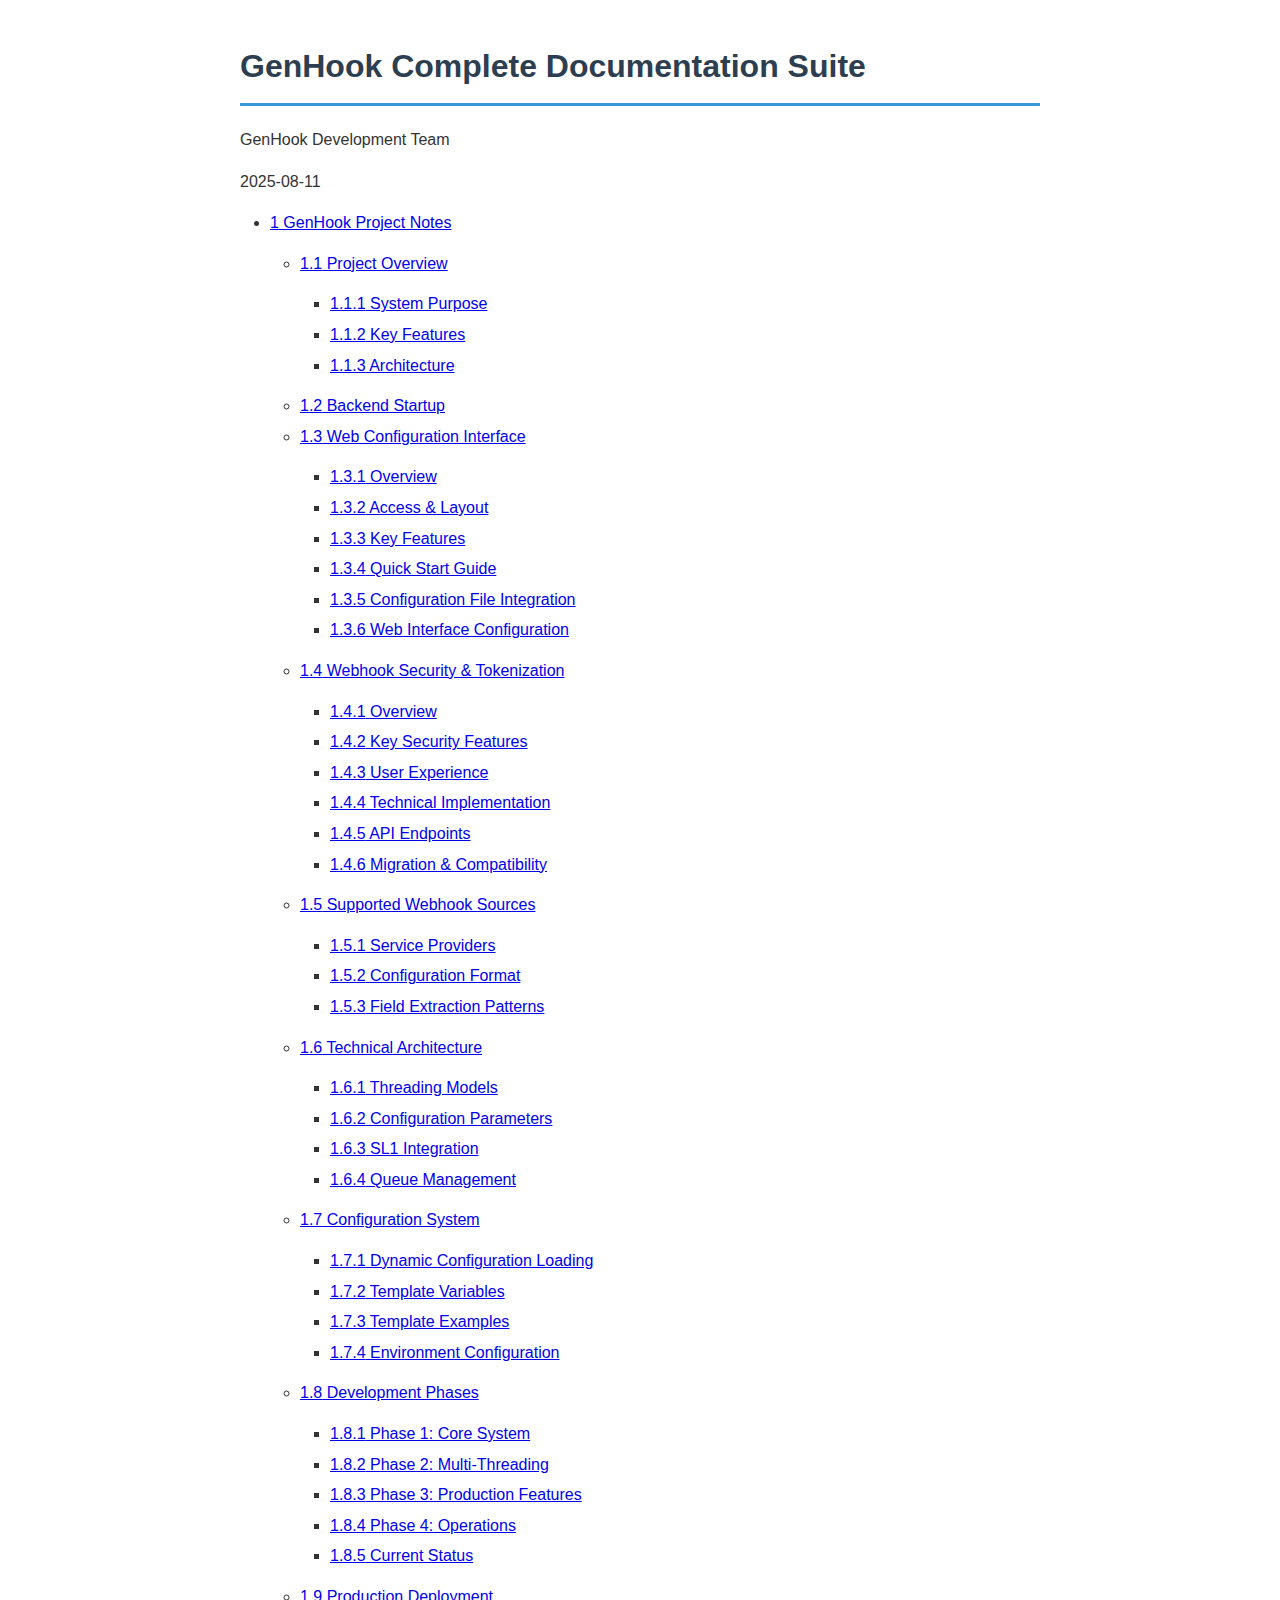
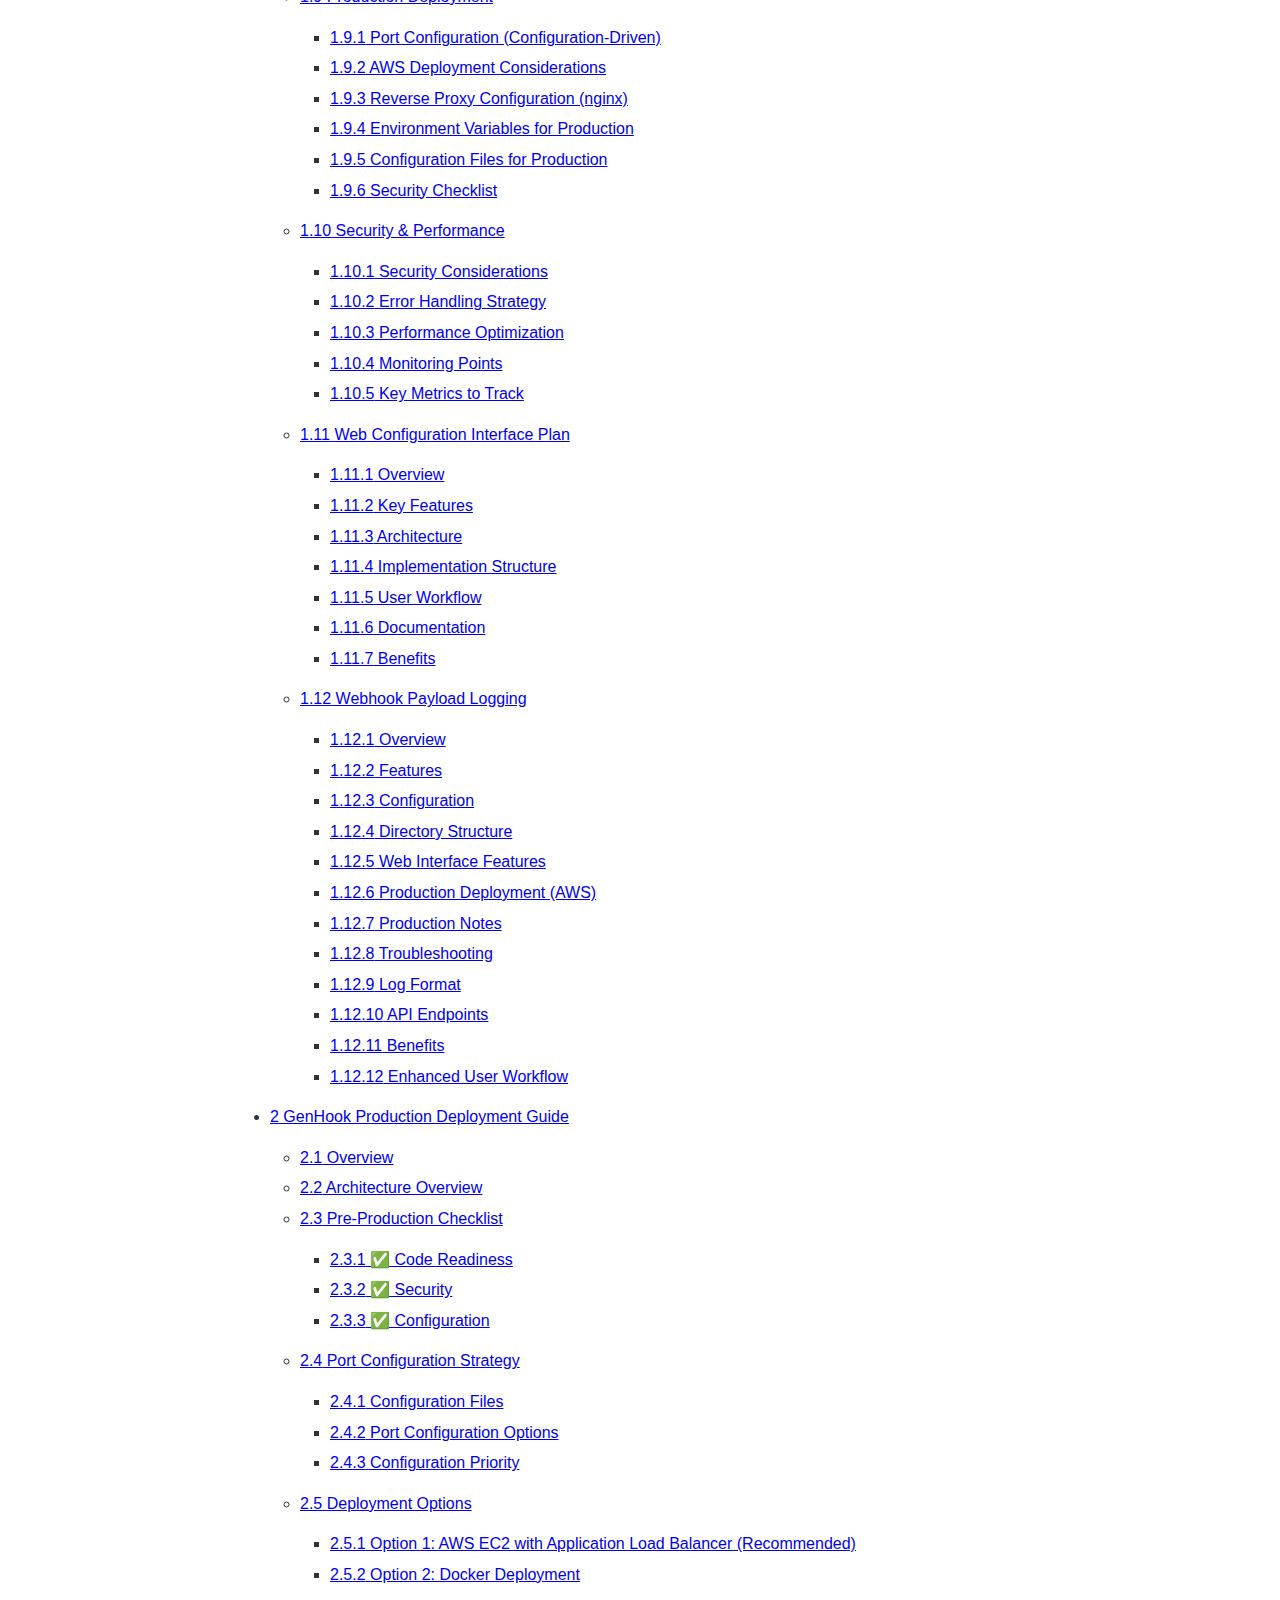
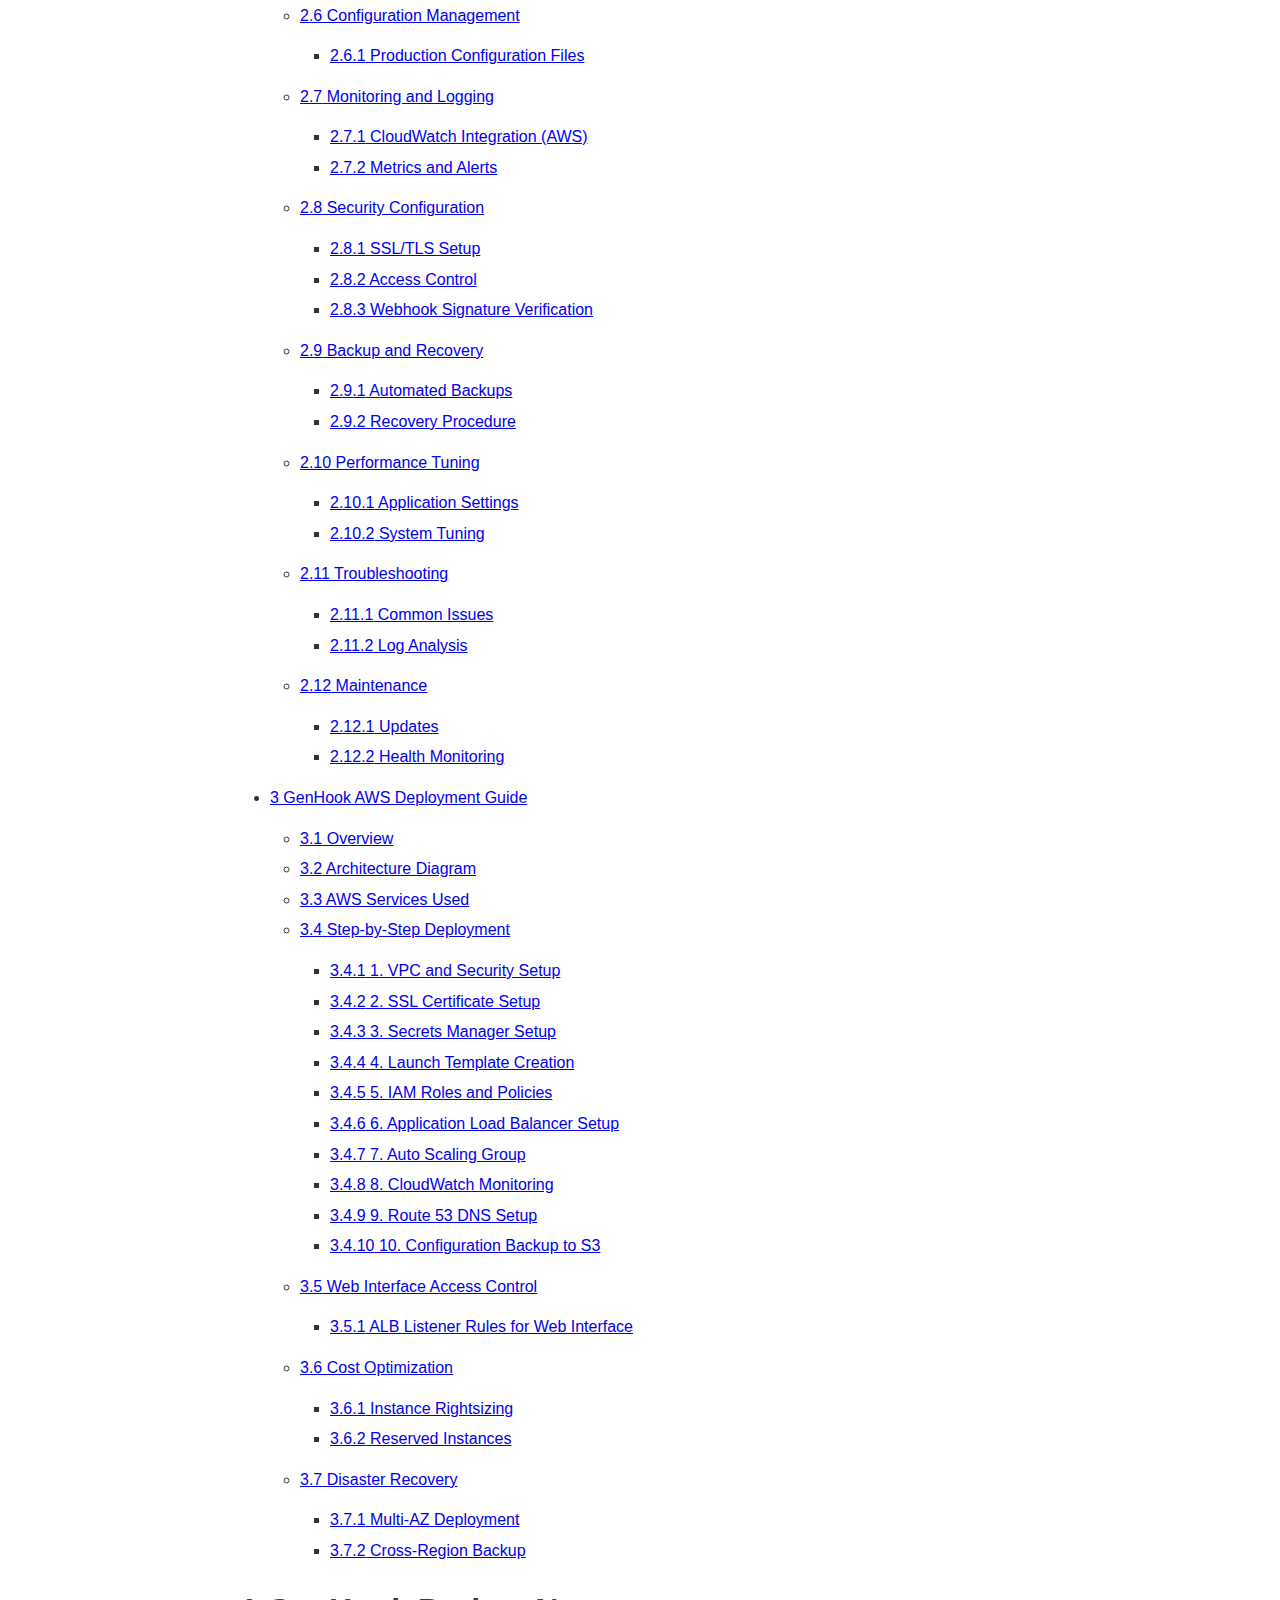
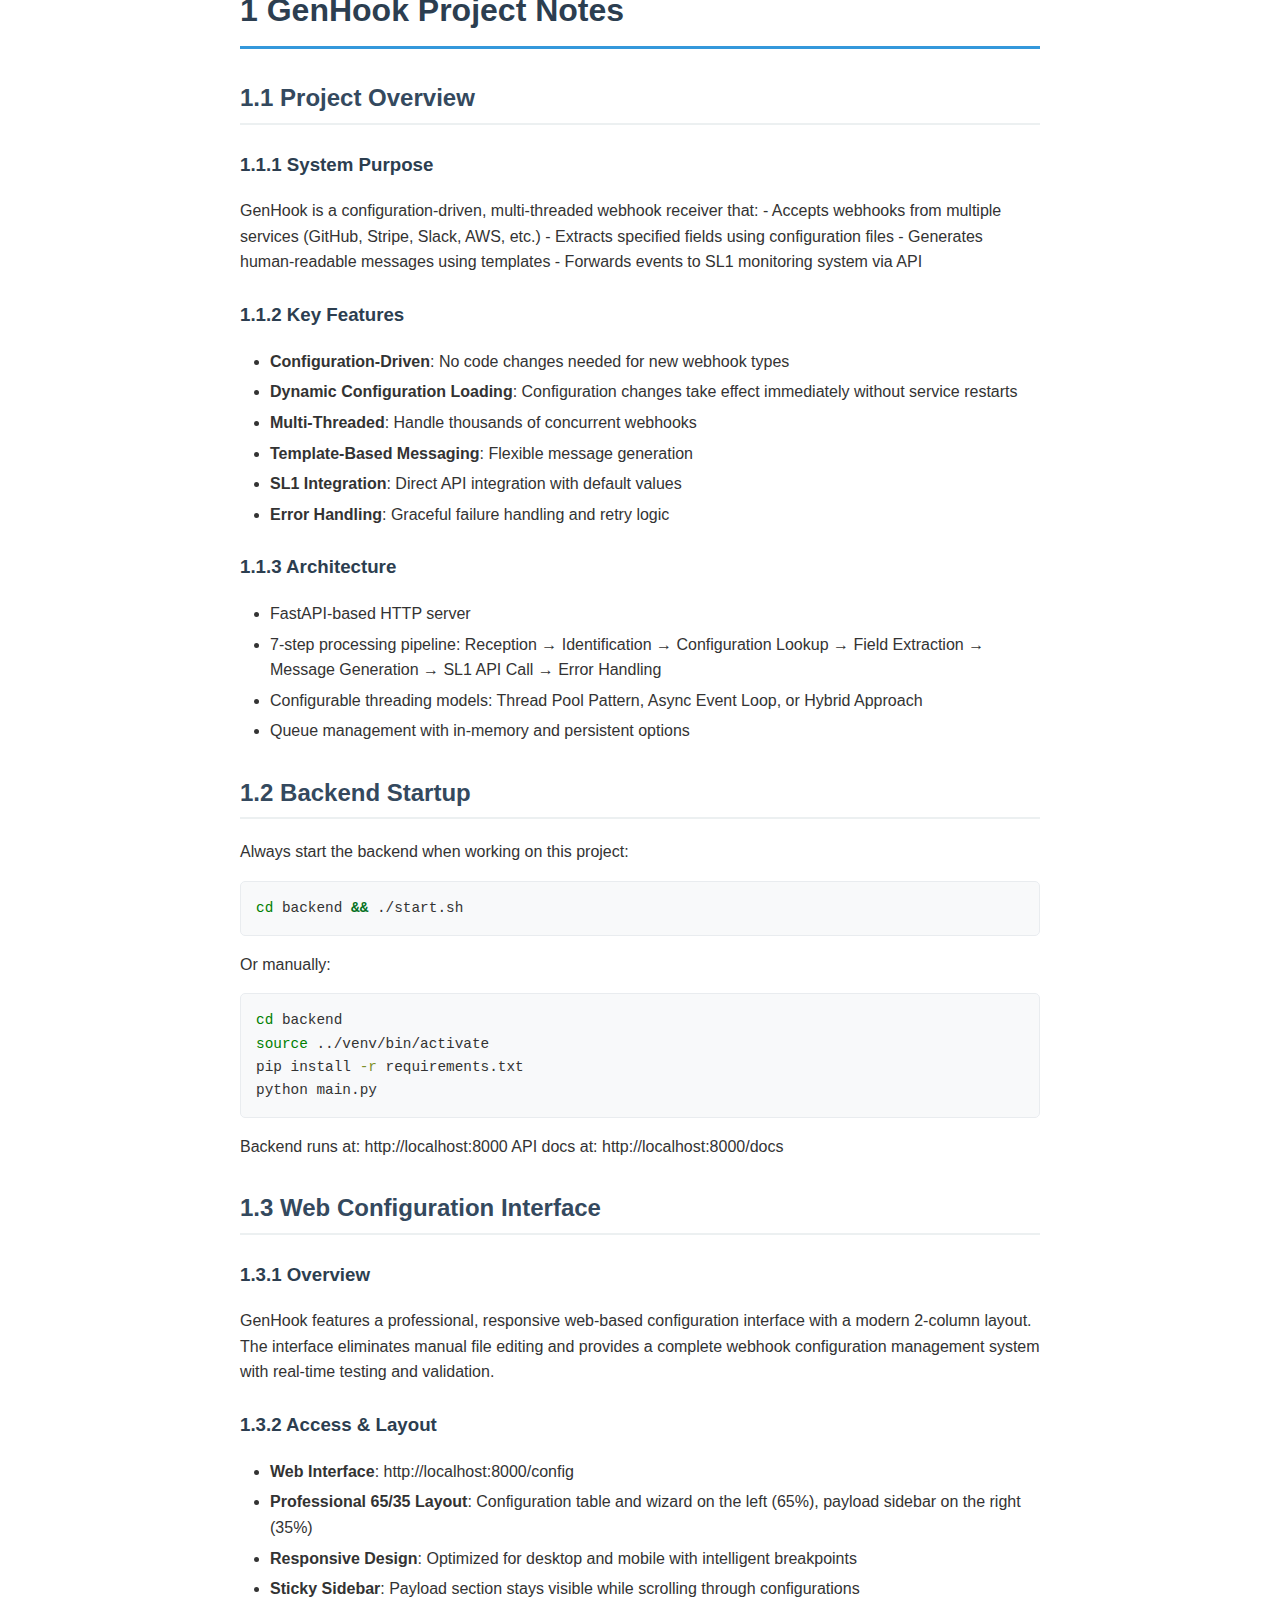
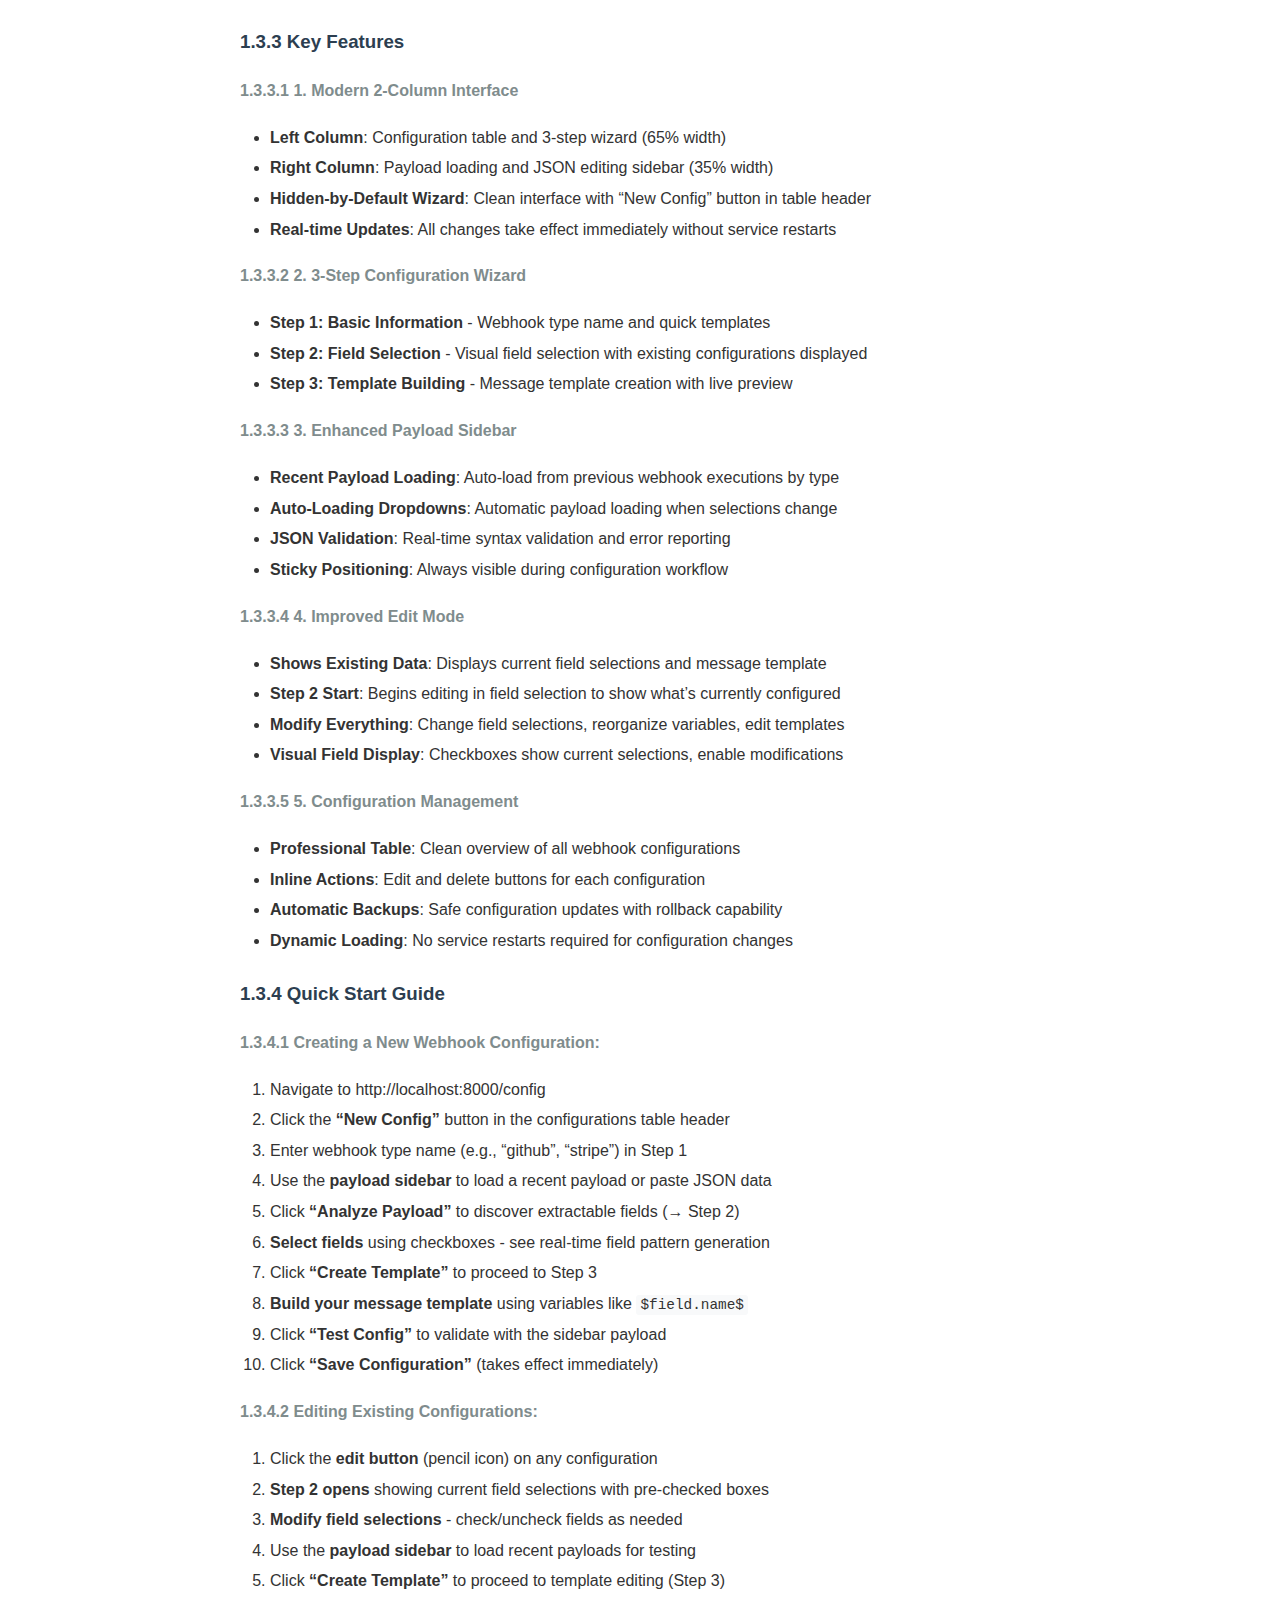
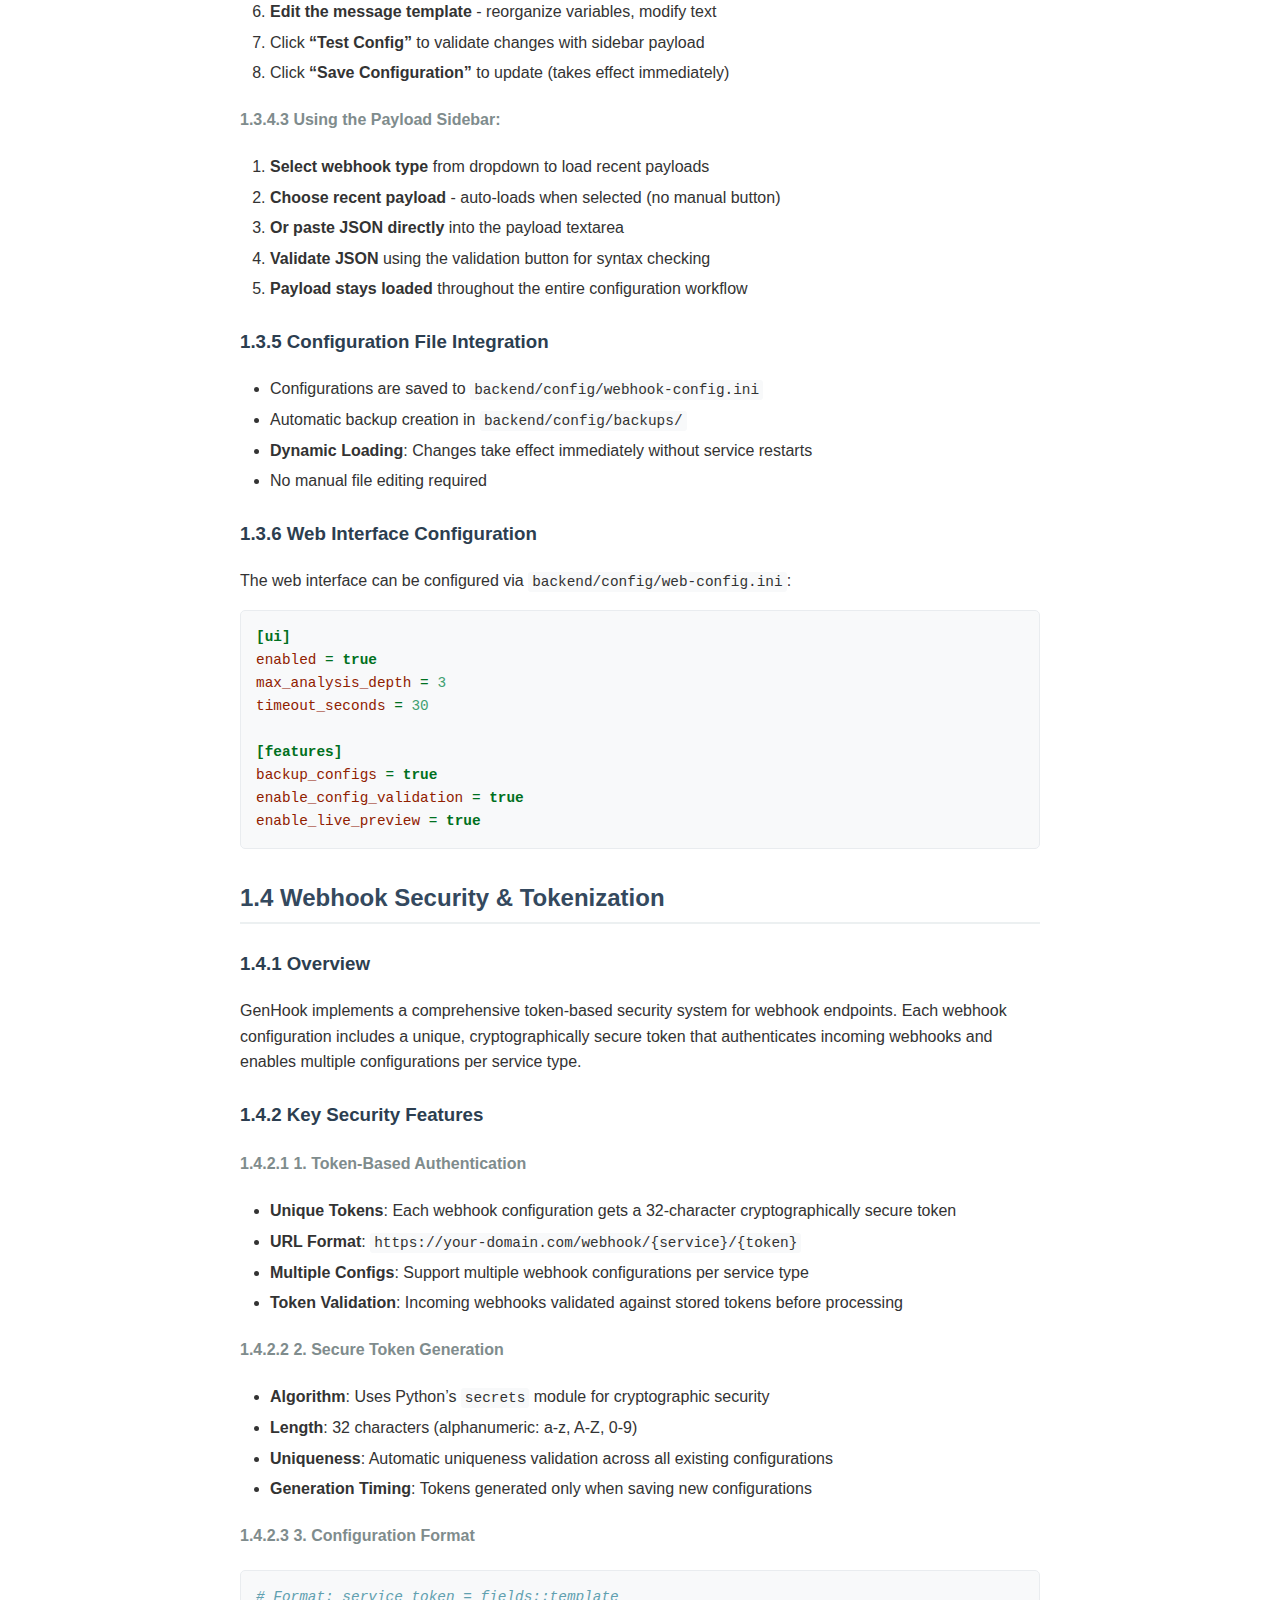
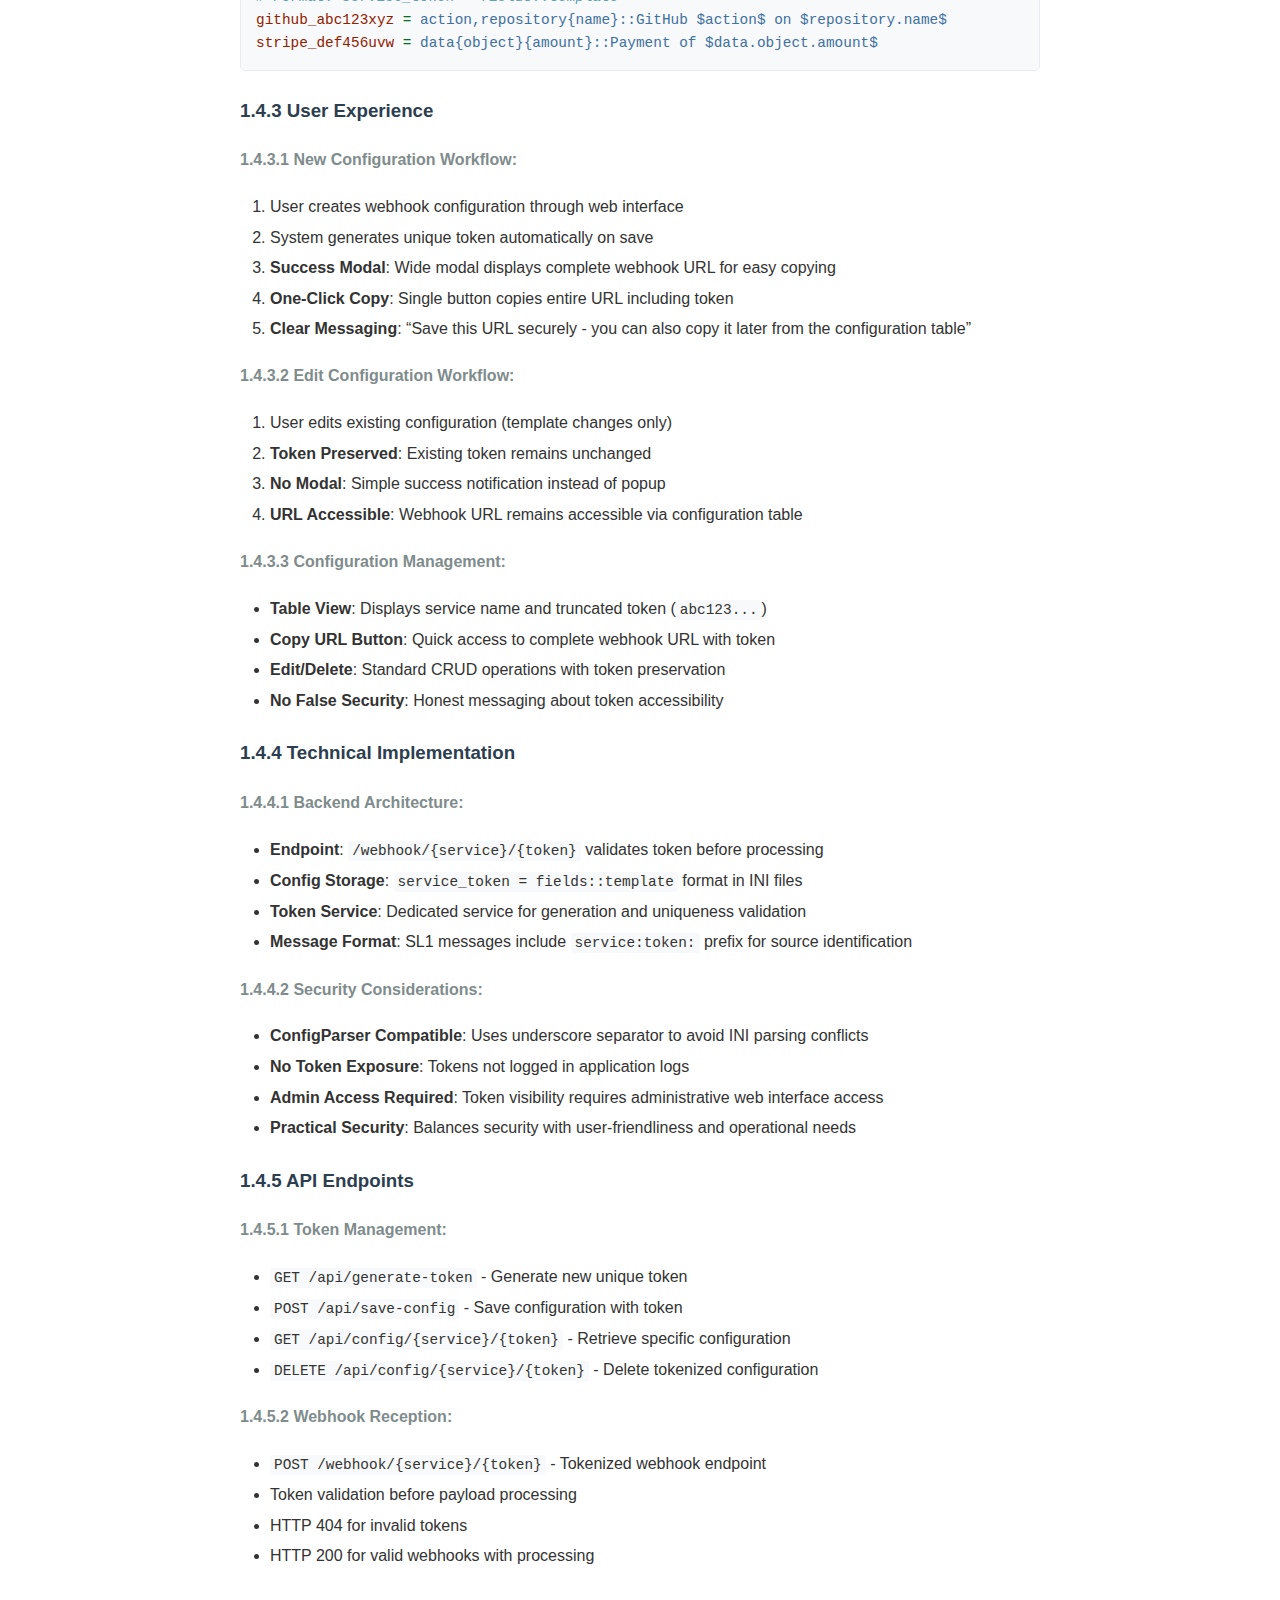
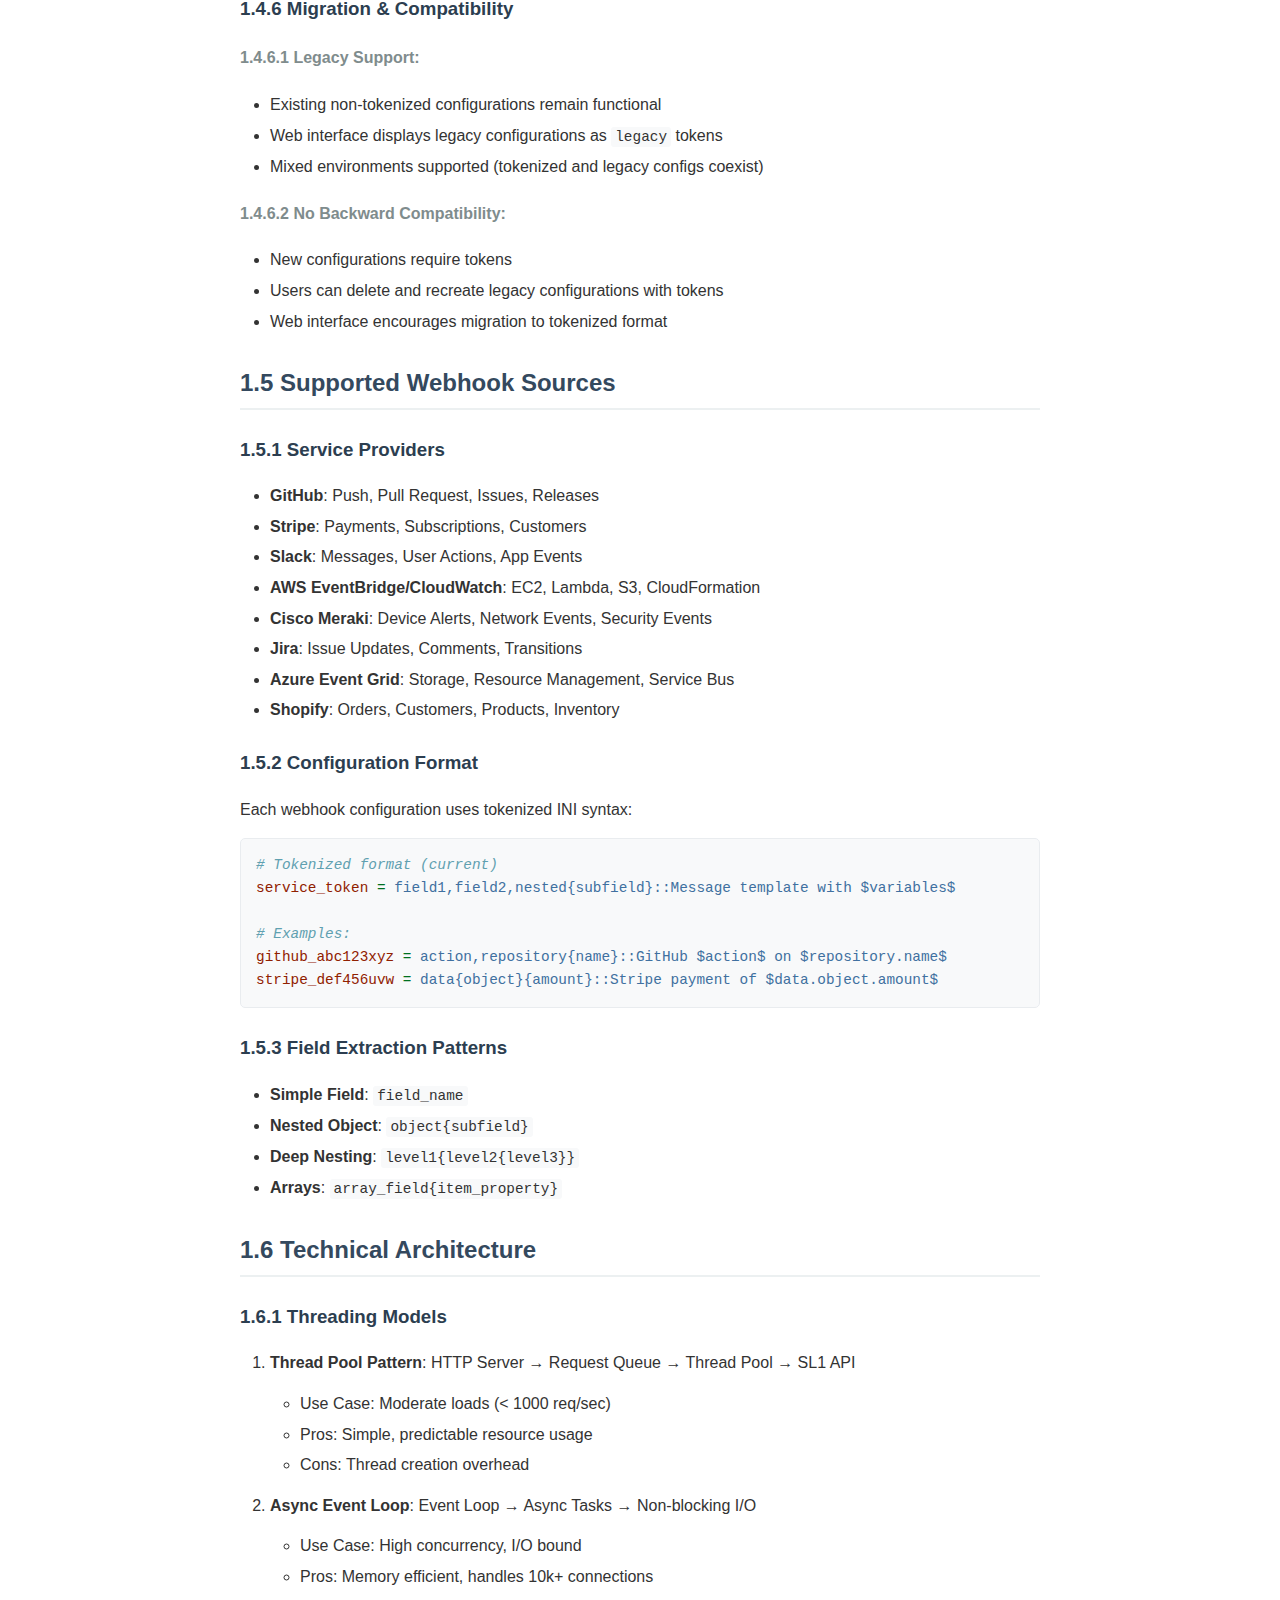
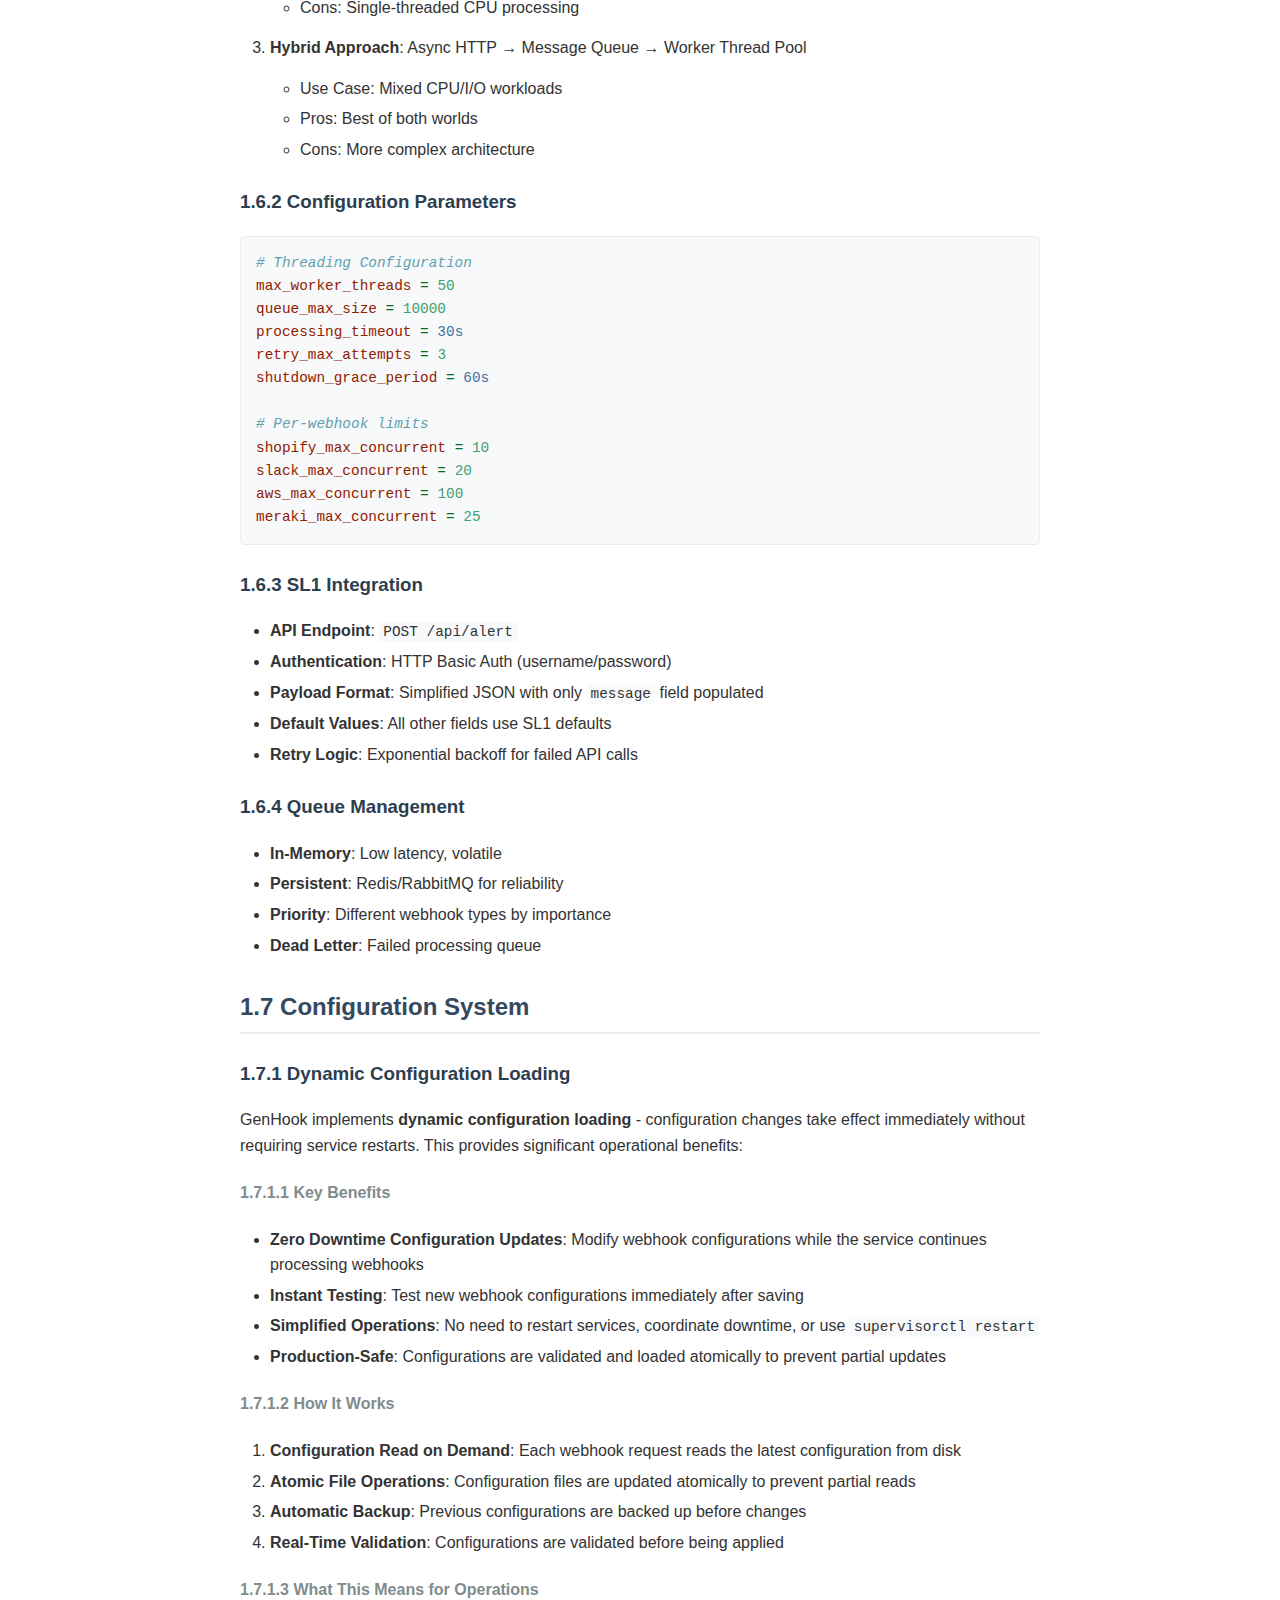
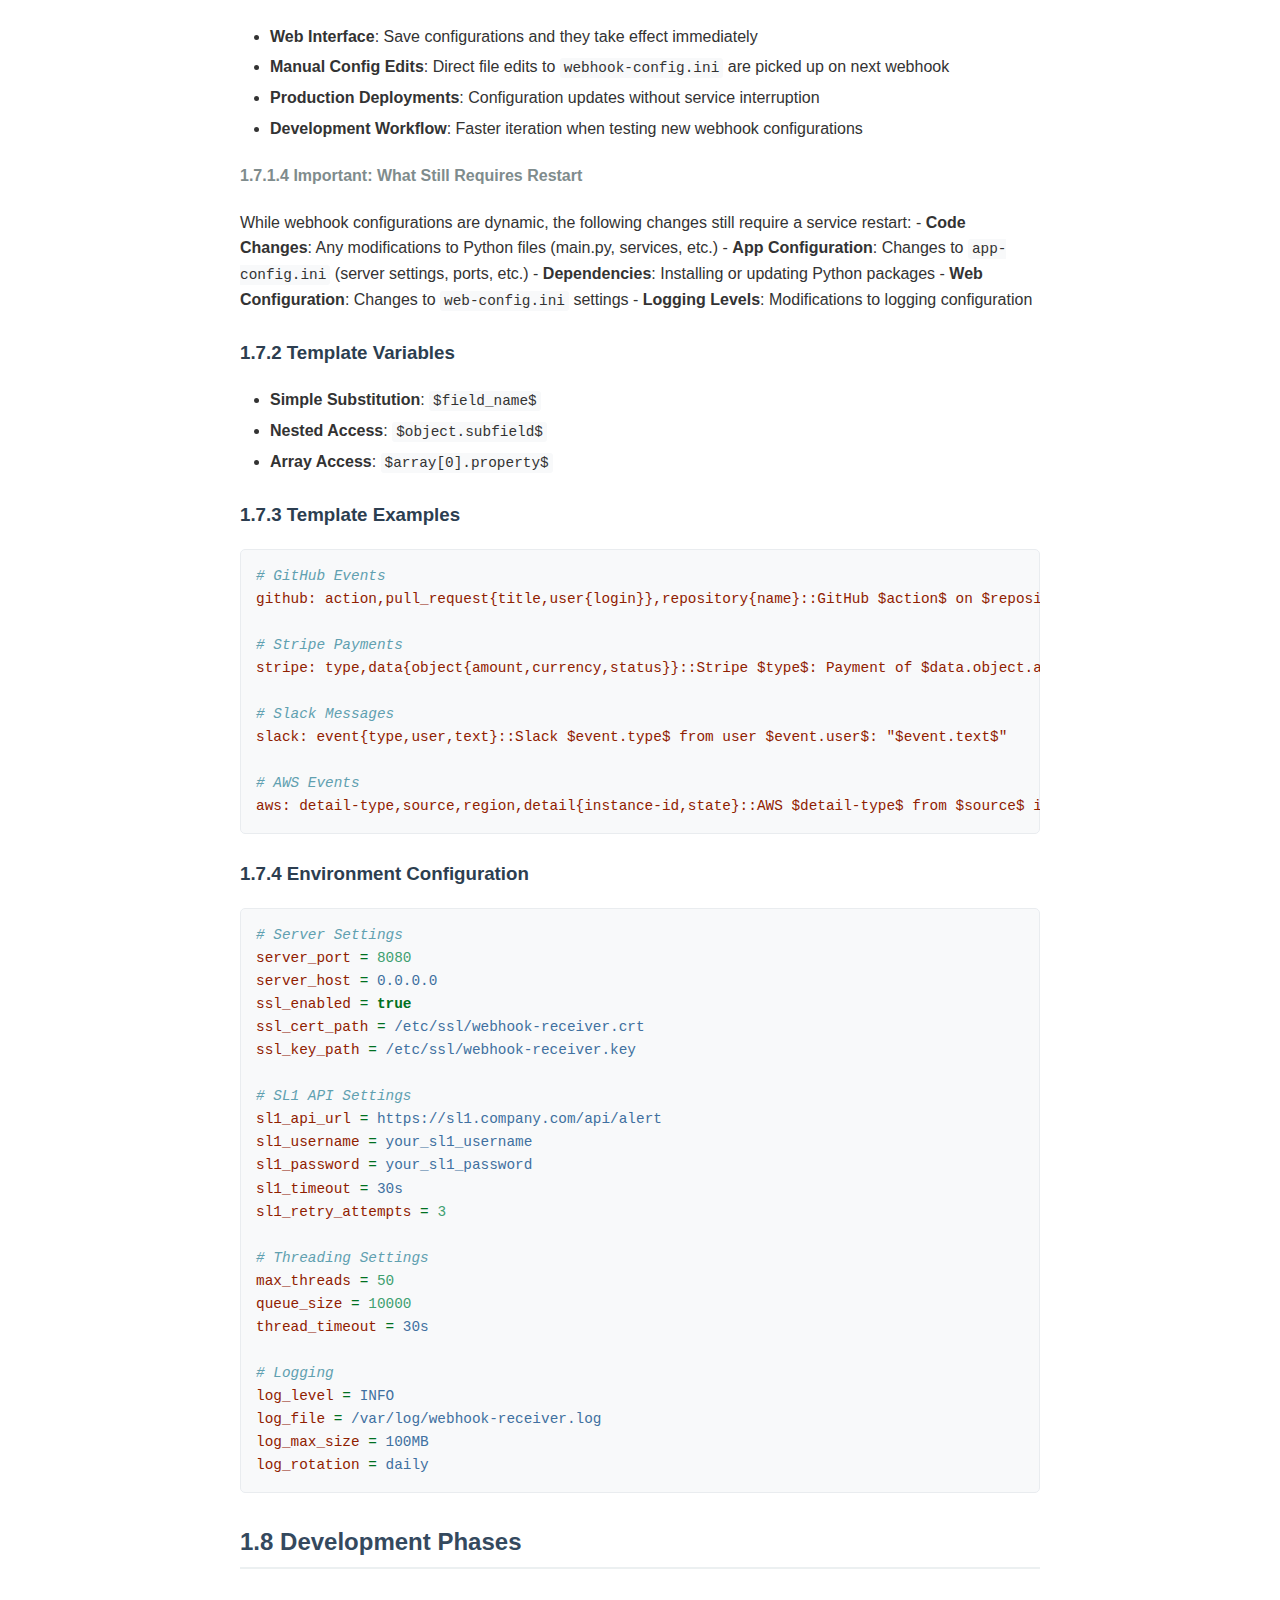
<file: docs/html/GenHook_Complete_Documentation.html>
<!DOCTYPE html>
<html xmlns="http://www.w3.org/1999/xhtml" lang="" xml:lang="">
<head>
  <meta charset="utf-8" />
  <meta name="generator" content="pandoc" />
  <meta name="viewport" content="width=device-width, initial-scale=1.0, user-scalable=yes" />
  <meta name="author" content="GenHook Development Team" />
  <meta name="dcterms.date" content="2025-08-11" />
  <title>GenHook Complete Documentation Suite</title>
  <style>
    code{white-space: pre-wrap;}
    span.smallcaps{font-variant: small-caps;}
    div.columns{display: flex; gap: min(4vw, 1.5em);}
    div.column{flex: auto; overflow-x: auto;}
    div.hanging-indent{margin-left: 1.5em; text-indent: -1.5em;}
    /* The extra [class] is a hack that increases specificity enough to
       override a similar rule in reveal.js */
    ul.task-list[class]{list-style: none;}
    ul.task-list li input[type="checkbox"] {
      font-size: inherit;
      width: 0.8em;
      margin: 0 0.8em 0.2em -1.6em;
      vertical-align: middle;
    }
    .display.math{display: block; text-align: center; margin: 0.5rem auto;}
    /* CSS for syntax highlighting */
    html { -webkit-text-size-adjust: 100%; }
    pre > code.sourceCode { white-space: pre; position: relative; }
    pre > code.sourceCode > span { display: inline-block; line-height: 1.25; }
    pre > code.sourceCode > span:empty { height: 1.2em; }
    .sourceCode { overflow: visible; }
    code.sourceCode > span { color: inherit; text-decoration: inherit; }
    div.sourceCode { margin: 1em 0; }
    pre.sourceCode { margin: 0; }
    @media screen {
    div.sourceCode { overflow: auto; }
    }
    @media print {
    pre > code.sourceCode { white-space: pre-wrap; }
    pre > code.sourceCode > span { text-indent: -5em; padding-left: 5em; }
    }
    pre.numberSource code
      { counter-reset: source-line 0; }
    pre.numberSource code > span
      { position: relative; left: -4em; counter-increment: source-line; }
    pre.numberSource code > span > a:first-child::before
      { content: counter(source-line);
        position: relative; left: -1em; text-align: right; vertical-align: baseline;
        border: none; display: inline-block;
        -webkit-touch-callout: none; -webkit-user-select: none;
        -khtml-user-select: none; -moz-user-select: none;
        -ms-user-select: none; user-select: none;
        padding: 0 4px; width: 4em;
        color: #aaaaaa;
      }
    pre.numberSource { margin-left: 3em; border-left: 1px solid #aaaaaa;  padding-left: 4px; }
    @media screen {
    pre > code.sourceCode > span > a:first-child::before { text-decoration: underline; }
    }
    code span.al { color: #ff0000; font-weight: bold; } /* Alert */
    code span.an { color: #60a0b0; font-weight: bold; font-style: italic; } /* Annotation */
    code span.at { color: #7d9029; } /* Attribute */
    code span.bn { color: #40a070; } /* BaseN */
    code span.bu { color: #008000; } /* BuiltIn */
    code span.cf { color: #007020; font-weight: bold; } /* ControlFlow */
    code span.ch { color: #4070a0; } /* Char */
    code span.cn { color: #880000; } /* Constant */
    code span.co { color: #60a0b0; font-style: italic; } /* Comment */
    code span.cv { color: #60a0b0; font-weight: bold; font-style: italic; } /* CommentVar */
    code span.do { color: #ba2121; font-style: italic; } /* Documentation */
    code span.dt { color: #902000; } /* DataType */
    code span.dv { color: #40a070; } /* DecVal */
    code span.er { color: #ff0000; font-weight: bold; } /* Error */
    code span.fl { color: #40a070; } /* Float */
    code span.fu { color: #06287e; } /* Function */
    code span.im { color: #008000; font-weight: bold; } /* Import */
    code span.in { color: #60a0b0; font-weight: bold; font-style: italic; } /* Information */
    code span.kw { color: #007020; font-weight: bold; } /* Keyword */
    code span.op { color: #666666; } /* Operator */
    code span.ot { color: #007020; } /* Other */
    code span.pp { color: #bc7a00; } /* Preprocessor */
    code span.sc { color: #4070a0; } /* SpecialChar */
    code span.ss { color: #bb6688; } /* SpecialString */
    code span.st { color: #4070a0; } /* String */
    code span.va { color: #19177c; } /* Variable */
    code span.vs { color: #4070a0; } /* VerbatimString */
    code span.wa { color: #60a0b0; font-weight: bold; font-style: italic; } /* Warning */
  </style>
  <link rel="stylesheet" href="../styles.css" />
</head>
<body>
<header id="title-block-header">
<h1 class="title">GenHook Complete Documentation Suite</h1>
<p class="author">GenHook Development Team</p>
<p class="date">2025-08-11</p>
</header>
<nav id="TOC" role="doc-toc">
<ul>
<li><a href="#genhook-project-notes"
id="toc-genhook-project-notes"><span class="toc-section-number">1</span>
GenHook Project Notes</a>
<ul>
<li><a href="#project-overview" id="toc-project-overview"><span
class="toc-section-number">1.1</span> Project Overview</a>
<ul>
<li><a href="#system-purpose" id="toc-system-purpose"><span
class="toc-section-number">1.1.1</span> System Purpose</a></li>
<li><a href="#key-features" id="toc-key-features"><span
class="toc-section-number">1.1.2</span> Key Features</a></li>
<li><a href="#architecture" id="toc-architecture"><span
class="toc-section-number">1.1.3</span> Architecture</a></li>
</ul></li>
<li><a href="#backend-startup" id="toc-backend-startup"><span
class="toc-section-number">1.2</span> Backend Startup</a></li>
<li><a href="#web-configuration-interface"
id="toc-web-configuration-interface"><span
class="toc-section-number">1.3</span> Web Configuration Interface</a>
<ul>
<li><a href="#overview" id="toc-overview"><span
class="toc-section-number">1.3.1</span> Overview</a></li>
<li><a href="#access-layout" id="toc-access-layout"><span
class="toc-section-number">1.3.2</span> Access &amp; Layout</a></li>
<li><a href="#key-features-1" id="toc-key-features-1"><span
class="toc-section-number">1.3.3</span> Key Features</a></li>
<li><a href="#quick-start-guide" id="toc-quick-start-guide"><span
class="toc-section-number">1.3.4</span> Quick Start Guide</a></li>
<li><a href="#configuration-file-integration"
id="toc-configuration-file-integration"><span
class="toc-section-number">1.3.5</span> Configuration File
Integration</a></li>
<li><a href="#web-interface-configuration"
id="toc-web-interface-configuration"><span
class="toc-section-number">1.3.6</span> Web Interface
Configuration</a></li>
</ul></li>
<li><a href="#webhook-security-tokenization"
id="toc-webhook-security-tokenization"><span
class="toc-section-number">1.4</span> Webhook Security &amp;
Tokenization</a>
<ul>
<li><a href="#overview-1" id="toc-overview-1"><span
class="toc-section-number">1.4.1</span> Overview</a></li>
<li><a href="#key-security-features"
id="toc-key-security-features"><span
class="toc-section-number">1.4.2</span> Key Security Features</a></li>
<li><a href="#user-experience" id="toc-user-experience"><span
class="toc-section-number">1.4.3</span> User Experience</a></li>
<li><a href="#technical-implementation"
id="toc-technical-implementation"><span
class="toc-section-number">1.4.4</span> Technical
Implementation</a></li>
<li><a href="#api-endpoints" id="toc-api-endpoints"><span
class="toc-section-number">1.4.5</span> API Endpoints</a></li>
<li><a href="#migration-compatibility"
id="toc-migration-compatibility"><span
class="toc-section-number">1.4.6</span> Migration &amp;
Compatibility</a></li>
</ul></li>
<li><a href="#supported-webhook-sources"
id="toc-supported-webhook-sources"><span
class="toc-section-number">1.5</span> Supported Webhook Sources</a>
<ul>
<li><a href="#service-providers" id="toc-service-providers"><span
class="toc-section-number">1.5.1</span> Service Providers</a></li>
<li><a href="#configuration-format-1"
id="toc-configuration-format-1"><span
class="toc-section-number">1.5.2</span> Configuration Format</a></li>
<li><a href="#field-extraction-patterns"
id="toc-field-extraction-patterns"><span
class="toc-section-number">1.5.3</span> Field Extraction
Patterns</a></li>
</ul></li>
<li><a href="#technical-architecture"
id="toc-technical-architecture"><span
class="toc-section-number">1.6</span> Technical Architecture</a>
<ul>
<li><a href="#threading-models" id="toc-threading-models"><span
class="toc-section-number">1.6.1</span> Threading Models</a></li>
<li><a href="#configuration-parameters"
id="toc-configuration-parameters"><span
class="toc-section-number">1.6.2</span> Configuration
Parameters</a></li>
<li><a href="#sl1-integration" id="toc-sl1-integration"><span
class="toc-section-number">1.6.3</span> SL1 Integration</a></li>
<li><a href="#queue-management" id="toc-queue-management"><span
class="toc-section-number">1.6.4</span> Queue Management</a></li>
</ul></li>
<li><a href="#configuration-system" id="toc-configuration-system"><span
class="toc-section-number">1.7</span> Configuration System</a>
<ul>
<li><a href="#dynamic-configuration-loading"
id="toc-dynamic-configuration-loading"><span
class="toc-section-number">1.7.1</span> Dynamic Configuration
Loading</a></li>
<li><a href="#template-variables" id="toc-template-variables"><span
class="toc-section-number">1.7.2</span> Template Variables</a></li>
<li><a href="#template-examples" id="toc-template-examples"><span
class="toc-section-number">1.7.3</span> Template Examples</a></li>
<li><a href="#environment-configuration"
id="toc-environment-configuration"><span
class="toc-section-number">1.7.4</span> Environment
Configuration</a></li>
</ul></li>
<li><a href="#development-phases" id="toc-development-phases"><span
class="toc-section-number">1.8</span> Development Phases</a>
<ul>
<li><a href="#phase-1-core-system" id="toc-phase-1-core-system"><span
class="toc-section-number">1.8.1</span> Phase 1: Core System</a></li>
<li><a href="#phase-2-multi-threading"
id="toc-phase-2-multi-threading"><span
class="toc-section-number">1.8.2</span> Phase 2:
Multi-Threading</a></li>
<li><a href="#phase-3-production-features"
id="toc-phase-3-production-features"><span
class="toc-section-number">1.8.3</span> Phase 3: Production
Features</a></li>
<li><a href="#phase-4-operations" id="toc-phase-4-operations"><span
class="toc-section-number">1.8.4</span> Phase 4: Operations</a></li>
<li><a href="#current-status" id="toc-current-status"><span
class="toc-section-number">1.8.5</span> Current Status</a></li>
</ul></li>
<li><a href="#production-deployment"
id="toc-production-deployment"><span
class="toc-section-number">1.9</span> Production Deployment</a>
<ul>
<li><a href="#port-configuration-configuration-driven"
id="toc-port-configuration-configuration-driven"><span
class="toc-section-number">1.9.1</span> Port Configuration
(Configuration-Driven)</a></li>
<li><a href="#aws-deployment-considerations"
id="toc-aws-deployment-considerations"><span
class="toc-section-number">1.9.2</span> AWS Deployment
Considerations</a></li>
<li><a href="#reverse-proxy-configuration-nginx"
id="toc-reverse-proxy-configuration-nginx"><span
class="toc-section-number">1.9.3</span> Reverse Proxy Configuration
(nginx)</a></li>
<li><a href="#environment-variables-for-production"
id="toc-environment-variables-for-production"><span
class="toc-section-number">1.9.4</span> Environment Variables for
Production</a></li>
<li><a href="#configuration-files-for-production"
id="toc-configuration-files-for-production"><span
class="toc-section-number">1.9.5</span> Configuration Files for
Production</a></li>
<li><a href="#security-checklist" id="toc-security-checklist"><span
class="toc-section-number">1.9.6</span> Security Checklist</a></li>
</ul></li>
<li><a href="#security-performance" id="toc-security-performance"><span
class="toc-section-number">1.10</span> Security &amp; Performance</a>
<ul>
<li><a href="#security-considerations-1"
id="toc-security-considerations-1"><span
class="toc-section-number">1.10.1</span> Security
Considerations</a></li>
<li><a href="#error-handling-strategy"
id="toc-error-handling-strategy"><span
class="toc-section-number">1.10.2</span> Error Handling
Strategy</a></li>
<li><a href="#performance-optimization"
id="toc-performance-optimization"><span
class="toc-section-number">1.10.3</span> Performance
Optimization</a></li>
<li><a href="#monitoring-points" id="toc-monitoring-points"><span
class="toc-section-number">1.10.4</span> Monitoring Points</a></li>
<li><a href="#key-metrics-to-track" id="toc-key-metrics-to-track"><span
class="toc-section-number">1.10.5</span> Key Metrics to Track</a></li>
</ul></li>
<li><a href="#web-configuration-interface-plan"
id="toc-web-configuration-interface-plan"><span
class="toc-section-number">1.11</span> Web Configuration Interface
Plan</a>
<ul>
<li><a href="#overview-2" id="toc-overview-2"><span
class="toc-section-number">1.11.1</span> Overview</a></li>
<li><a href="#key-features-2" id="toc-key-features-2"><span
class="toc-section-number">1.11.2</span> Key Features</a></li>
<li><a href="#architecture-1" id="toc-architecture-1"><span
class="toc-section-number">1.11.3</span> Architecture</a></li>
<li><a href="#implementation-structure"
id="toc-implementation-structure"><span
class="toc-section-number">1.11.4</span> Implementation
Structure</a></li>
<li><a href="#user-workflow" id="toc-user-workflow"><span
class="toc-section-number">1.11.5</span> User Workflow</a></li>
<li><a href="#documentation" id="toc-documentation"><span
class="toc-section-number">1.11.6</span> Documentation</a></li>
<li><a href="#benefits" id="toc-benefits"><span
class="toc-section-number">1.11.7</span> Benefits</a></li>
</ul></li>
<li><a href="#webhook-payload-logging"
id="toc-webhook-payload-logging"><span
class="toc-section-number">1.12</span> Webhook Payload Logging</a>
<ul>
<li><a href="#overview-3" id="toc-overview-3"><span
class="toc-section-number">1.12.1</span> Overview</a></li>
<li><a href="#features" id="toc-features"><span
class="toc-section-number">1.12.2</span> Features</a></li>
<li><a href="#configuration" id="toc-configuration"><span
class="toc-section-number">1.12.3</span> Configuration</a></li>
<li><a href="#directory-structure" id="toc-directory-structure"><span
class="toc-section-number">1.12.4</span> Directory Structure</a></li>
<li><a href="#web-interface-features"
id="toc-web-interface-features"><span
class="toc-section-number">1.12.5</span> Web Interface Features</a></li>
<li><a href="#production-deployment-aws"
id="toc-production-deployment-aws"><span
class="toc-section-number">1.12.6</span> Production Deployment
(AWS)</a></li>
<li><a href="#production-notes" id="toc-production-notes"><span
class="toc-section-number">1.12.7</span> Production Notes</a></li>
<li><a href="#troubleshooting" id="toc-troubleshooting"><span
class="toc-section-number">1.12.8</span> Troubleshooting</a></li>
<li><a href="#log-format" id="toc-log-format"><span
class="toc-section-number">1.12.9</span> Log Format</a></li>
<li><a href="#api-endpoints-1" id="toc-api-endpoints-1"><span
class="toc-section-number">1.12.10</span> API Endpoints</a></li>
<li><a href="#benefits-1" id="toc-benefits-1"><span
class="toc-section-number">1.12.11</span> Benefits</a></li>
<li><a href="#enhanced-user-workflow"
id="toc-enhanced-user-workflow"><span
class="toc-section-number">1.12.12</span> Enhanced User
Workflow</a></li>
</ul></li>
</ul></li>
<li><a href="#genhook-production-deployment-guide"
id="toc-genhook-production-deployment-guide"><span
class="toc-section-number">2</span> GenHook Production Deployment
Guide</a>
<ul>
<li><a href="#overview-4" id="toc-overview-4"><span
class="toc-section-number">2.1</span> Overview</a></li>
<li><a href="#architecture-overview"
id="toc-architecture-overview"><span
class="toc-section-number">2.2</span> Architecture Overview</a></li>
<li><a href="#pre-production-checklist"
id="toc-pre-production-checklist"><span
class="toc-section-number">2.3</span> Pre-Production Checklist</a>
<ul>
<li><a href="#code-readiness" id="toc-code-readiness"><span
class="toc-section-number">2.3.1</span> ✅ Code Readiness</a></li>
<li><a href="#security" id="toc-security"><span
class="toc-section-number">2.3.2</span> ✅ Security</a></li>
<li><a href="#configuration-1" id="toc-configuration-1"><span
class="toc-section-number">2.3.3</span> ✅ Configuration</a></li>
</ul></li>
<li><a href="#port-configuration-strategy"
id="toc-port-configuration-strategy"><span
class="toc-section-number">2.4</span> Port Configuration Strategy</a>
<ul>
<li><a href="#configuration-files" id="toc-configuration-files"><span
class="toc-section-number">2.4.1</span> Configuration Files</a></li>
<li><a href="#port-configuration-options"
id="toc-port-configuration-options"><span
class="toc-section-number">2.4.2</span> Port Configuration
Options</a></li>
<li><a href="#configuration-priority"
id="toc-configuration-priority"><span
class="toc-section-number">2.4.3</span> Configuration Priority</a></li>
</ul></li>
<li><a href="#deployment-options" id="toc-deployment-options"><span
class="toc-section-number">2.5</span> Deployment Options</a>
<ul>
<li><a
href="#option-1-aws-ec2-with-application-load-balancer-recommended"
id="toc-option-1-aws-ec2-with-application-load-balancer-recommended"><span
class="toc-section-number">2.5.1</span> Option 1: AWS EC2 with
Application Load Balancer (Recommended)</a></li>
<li><a href="#option-2-docker-deployment"
id="toc-option-2-docker-deployment"><span
class="toc-section-number">2.5.2</span> Option 2: Docker
Deployment</a></li>
</ul></li>
<li><a href="#configuration-management-2"
id="toc-configuration-management-2"><span
class="toc-section-number">2.6</span> Configuration Management</a>
<ul>
<li><a href="#production-configuration-files"
id="toc-production-configuration-files"><span
class="toc-section-number">2.6.1</span> Production Configuration
Files</a></li>
</ul></li>
<li><a href="#monitoring-and-logging"
id="toc-monitoring-and-logging"><span
class="toc-section-number">2.7</span> Monitoring and Logging</a>
<ul>
<li><a href="#cloudwatch-integration-aws"
id="toc-cloudwatch-integration-aws"><span
class="toc-section-number">2.7.1</span> CloudWatch Integration
(AWS)</a></li>
<li><a href="#metrics-and-alerts" id="toc-metrics-and-alerts"><span
class="toc-section-number">2.7.2</span> Metrics and Alerts</a></li>
</ul></li>
<li><a href="#security-configuration"
id="toc-security-configuration"><span
class="toc-section-number">2.8</span> Security Configuration</a>
<ul>
<li><a href="#ssltls-setup" id="toc-ssltls-setup"><span
class="toc-section-number">2.8.1</span> SSL/TLS Setup</a></li>
<li><a href="#access-control" id="toc-access-control"><span
class="toc-section-number">2.8.2</span> Access Control</a></li>
<li><a href="#webhook-signature-verification"
id="toc-webhook-signature-verification"><span
class="toc-section-number">2.8.3</span> Webhook Signature
Verification</a></li>
</ul></li>
<li><a href="#backup-and-recovery" id="toc-backup-and-recovery"><span
class="toc-section-number">2.9</span> Backup and Recovery</a>
<ul>
<li><a href="#automated-backups" id="toc-automated-backups"><span
class="toc-section-number">2.9.1</span> Automated Backups</a></li>
<li><a href="#recovery-procedure" id="toc-recovery-procedure"><span
class="toc-section-number">2.9.2</span> Recovery Procedure</a></li>
</ul></li>
<li><a href="#performance-tuning" id="toc-performance-tuning"><span
class="toc-section-number">2.10</span> Performance Tuning</a>
<ul>
<li><a href="#application-settings" id="toc-application-settings"><span
class="toc-section-number">2.10.1</span> Application Settings</a></li>
<li><a href="#system-tuning" id="toc-system-tuning"><span
class="toc-section-number">2.10.2</span> System Tuning</a></li>
</ul></li>
<li><a href="#troubleshooting-1" id="toc-troubleshooting-1"><span
class="toc-section-number">2.11</span> Troubleshooting</a>
<ul>
<li><a href="#common-issues" id="toc-common-issues"><span
class="toc-section-number">2.11.1</span> Common Issues</a></li>
<li><a href="#log-analysis" id="toc-log-analysis"><span
class="toc-section-number">2.11.2</span> Log Analysis</a></li>
</ul></li>
<li><a href="#maintenance" id="toc-maintenance"><span
class="toc-section-number">2.12</span> Maintenance</a>
<ul>
<li><a href="#updates" id="toc-updates"><span
class="toc-section-number">2.12.1</span> Updates</a></li>
<li><a href="#health-monitoring" id="toc-health-monitoring"><span
class="toc-section-number">2.12.2</span> Health Monitoring</a></li>
</ul></li>
</ul></li>
<li><a href="#genhook-aws-deployment-guide"
id="toc-genhook-aws-deployment-guide"><span
class="toc-section-number">3</span> GenHook AWS Deployment Guide</a>
<ul>
<li><a href="#overview-5" id="toc-overview-5"><span
class="toc-section-number">3.1</span> Overview</a></li>
<li><a href="#architecture-diagram" id="toc-architecture-diagram"><span
class="toc-section-number">3.2</span> Architecture Diagram</a></li>
<li><a href="#aws-services-used" id="toc-aws-services-used"><span
class="toc-section-number">3.3</span> AWS Services Used</a></li>
<li><a href="#step-by-step-deployment"
id="toc-step-by-step-deployment"><span
class="toc-section-number">3.4</span> Step-by-Step Deployment</a>
<ul>
<li><a href="#vpc-and-security-setup"
id="toc-vpc-and-security-setup"><span
class="toc-section-number">3.4.1</span> 1. VPC and Security
Setup</a></li>
<li><a href="#ssl-certificate-setup"
id="toc-ssl-certificate-setup"><span
class="toc-section-number">3.4.2</span> 2. SSL Certificate
Setup</a></li>
<li><a href="#secrets-manager-setup"
id="toc-secrets-manager-setup"><span
class="toc-section-number">3.4.3</span> 3. Secrets Manager
Setup</a></li>
<li><a href="#launch-template-creation"
id="toc-launch-template-creation"><span
class="toc-section-number">3.4.4</span> 4. Launch Template
Creation</a></li>
<li><a href="#iam-roles-and-policies"
id="toc-iam-roles-and-policies"><span
class="toc-section-number">3.4.5</span> 5. IAM Roles and
Policies</a></li>
<li><a href="#application-load-balancer-setup"
id="toc-application-load-balancer-setup"><span
class="toc-section-number">3.4.6</span> 6. Application Load Balancer
Setup</a></li>
<li><a href="#auto-scaling-group" id="toc-auto-scaling-group"><span
class="toc-section-number">3.4.7</span> 7. Auto Scaling Group</a></li>
<li><a href="#cloudwatch-monitoring"
id="toc-cloudwatch-monitoring"><span
class="toc-section-number">3.4.8</span> 8. CloudWatch
Monitoring</a></li>
<li><a href="#route-53-dns-setup" id="toc-route-53-dns-setup"><span
class="toc-section-number">3.4.9</span> 9. Route 53 DNS Setup</a></li>
<li><a href="#configuration-backup-to-s3"
id="toc-configuration-backup-to-s3"><span
class="toc-section-number">3.4.10</span> 10. Configuration Backup to
S3</a></li>
</ul></li>
<li><a href="#web-interface-access-control"
id="toc-web-interface-access-control"><span
class="toc-section-number">3.5</span> Web Interface Access Control</a>
<ul>
<li><a href="#alb-listener-rules-for-web-interface"
id="toc-alb-listener-rules-for-web-interface"><span
class="toc-section-number">3.5.1</span> ALB Listener Rules for Web
Interface</a></li>
</ul></li>
<li><a href="#cost-optimization" id="toc-cost-optimization"><span
class="toc-section-number">3.6</span> Cost Optimization</a>
<ul>
<li><a href="#instance-rightsizing" id="toc-instance-rightsizing"><span
class="toc-section-number">3.6.1</span> Instance Rightsizing</a></li>
<li><a href="#reserved-instances" id="toc-reserved-instances"><span
class="toc-section-number">3.6.2</span> Reserved Instances</a></li>
</ul></li>
<li><a href="#disaster-recovery" id="toc-disaster-recovery"><span
class="toc-section-number">3.7</span> Disaster Recovery</a>
<ul>
<li><a href="#multi-az-deployment" id="toc-multi-az-deployment"><span
class="toc-section-number">3.7.1</span> Multi-AZ Deployment</a></li>
<li><a href="#cross-region-backup" id="toc-cross-region-backup"><span
class="toc-section-number">3.7.2</span> Cross-Region Backup</a></li>
</ul></li>
</ul></li>
</ul>
</nav>
<h1 data-number="1" id="genhook-project-notes"><span
class="header-section-number">1</span> GenHook Project Notes</h1>
<h2 data-number="1.1" id="project-overview"><span
class="header-section-number">1.1</span> Project Overview</h2>
<h3 data-number="1.1.1" id="system-purpose"><span
class="header-section-number">1.1.1</span> System Purpose</h3>
<p>GenHook is a configuration-driven, multi-threaded webhook receiver
that: - Accepts webhooks from multiple services (GitHub, Stripe, Slack,
AWS, etc.) - Extracts specified fields using configuration files -
Generates human-readable messages using templates - Forwards events to
SL1 monitoring system via API</p>
<h3 data-number="1.1.2" id="key-features"><span
class="header-section-number">1.1.2</span> Key Features</h3>
<ul>
<li><strong>Configuration-Driven</strong>: No code changes needed for
new webhook types</li>
<li><strong>Dynamic Configuration Loading</strong>: Configuration
changes take effect immediately without service restarts</li>
<li><strong>Multi-Threaded</strong>: Handle thousands of concurrent
webhooks</li>
<li><strong>Template-Based Messaging</strong>: Flexible message
generation</li>
<li><strong>SL1 Integration</strong>: Direct API integration with
default values</li>
<li><strong>Error Handling</strong>: Graceful failure handling and retry
logic</li>
</ul>
<h3 data-number="1.1.3" id="architecture"><span
class="header-section-number">1.1.3</span> Architecture</h3>
<ul>
<li>FastAPI-based HTTP server</li>
<li>7-step processing pipeline: Reception → Identification →
Configuration Lookup → Field Extraction → Message Generation → SL1 API
Call → Error Handling</li>
<li>Configurable threading models: Thread Pool Pattern, Async Event
Loop, or Hybrid Approach</li>
<li>Queue management with in-memory and persistent options</li>
</ul>
<h2 data-number="1.2" id="backend-startup"><span
class="header-section-number">1.2</span> Backend Startup</h2>
<p>Always start the backend when working on this project:</p>
<div class="sourceCode" id="cb1"><pre
class="sourceCode bash"><code class="sourceCode bash"><span id="cb1-1"><a href="#cb1-1" aria-hidden="true" tabindex="-1"></a><span class="bu">cd</span> backend <span class="kw">&amp;&amp;</span> <span class="ex">./start.sh</span></span></code></pre></div>
<p>Or manually:</p>
<div class="sourceCode" id="cb2"><pre
class="sourceCode bash"><code class="sourceCode bash"><span id="cb2-1"><a href="#cb2-1" aria-hidden="true" tabindex="-1"></a><span class="bu">cd</span> backend</span>
<span id="cb2-2"><a href="#cb2-2" aria-hidden="true" tabindex="-1"></a><span class="bu">source</span> ../venv/bin/activate</span>
<span id="cb2-3"><a href="#cb2-3" aria-hidden="true" tabindex="-1"></a><span class="ex">pip</span> install <span class="at">-r</span> requirements.txt</span>
<span id="cb2-4"><a href="#cb2-4" aria-hidden="true" tabindex="-1"></a><span class="ex">python</span> main.py</span></code></pre></div>
<p>Backend runs at: http://localhost:8000 API docs at:
http://localhost:8000/docs</p>
<h2 data-number="1.3" id="web-configuration-interface"><span
class="header-section-number">1.3</span> Web Configuration
Interface</h2>
<h3 data-number="1.3.1" id="overview"><span
class="header-section-number">1.3.1</span> Overview</h3>
<p>GenHook features a professional, responsive web-based configuration
interface with a modern 2-column layout. The interface eliminates manual
file editing and provides a complete webhook configuration management
system with real-time testing and validation.</p>
<h3 data-number="1.3.2" id="access-layout"><span
class="header-section-number">1.3.2</span> Access &amp; Layout</h3>
<ul>
<li><strong>Web Interface</strong>: http://localhost:8000/config</li>
<li><strong>Professional 65/35 Layout</strong>: Configuration table and
wizard on the left (65%), payload sidebar on the right (35%)</li>
<li><strong>Responsive Design</strong>: Optimized for desktop and mobile
with intelligent breakpoints</li>
<li><strong>Sticky Sidebar</strong>: Payload section stays visible while
scrolling through configurations</li>
</ul>
<h3 data-number="1.3.3" id="key-features-1"><span
class="header-section-number">1.3.3</span> Key Features</h3>
<h4 data-number="1.3.3.1" id="modern-2-column-interface"><span
class="header-section-number">1.3.3.1</span> 1. <strong>Modern 2-Column
Interface</strong></h4>
<ul>
<li><strong>Left Column</strong>: Configuration table and 3-step wizard
(65% width)</li>
<li><strong>Right Column</strong>: Payload loading and JSON editing
sidebar (35% width)</li>
<li><strong>Hidden-by-Default Wizard</strong>: Clean interface with “New
Config” button in table header</li>
<li><strong>Real-time Updates</strong>: All changes take effect
immediately without service restarts</li>
</ul>
<h4 data-number="1.3.3.2" id="step-configuration-wizard"><span
class="header-section-number">1.3.3.2</span> 2. <strong>3-Step
Configuration Wizard</strong></h4>
<ul>
<li><strong>Step 1: Basic Information</strong> - Webhook type name and
quick templates</li>
<li><strong>Step 2: Field Selection</strong> - Visual field selection
with existing configurations displayed</li>
<li><strong>Step 3: Template Building</strong> - Message template
creation with live preview</li>
</ul>
<h4 data-number="1.3.3.3" id="enhanced-payload-sidebar"><span
class="header-section-number">1.3.3.3</span> 3. <strong>Enhanced Payload
Sidebar</strong></h4>
<ul>
<li><strong>Recent Payload Loading</strong>: Auto-load from previous
webhook executions by type</li>
<li><strong>Auto-Loading Dropdowns</strong>: Automatic payload loading
when selections change</li>
<li><strong>JSON Validation</strong>: Real-time syntax validation and
error reporting</li>
<li><strong>Sticky Positioning</strong>: Always visible during
configuration workflow</li>
</ul>
<h4 data-number="1.3.3.4" id="improved-edit-mode"><span
class="header-section-number">1.3.3.4</span> 4. <strong>Improved Edit
Mode</strong></h4>
<ul>
<li><strong>Shows Existing Data</strong>: Displays current field
selections and message template</li>
<li><strong>Step 2 Start</strong>: Begins editing in field selection to
show what’s currently configured</li>
<li><strong>Modify Everything</strong>: Change field selections,
reorganize variables, edit templates</li>
<li><strong>Visual Field Display</strong>: Checkboxes show current
selections, enable modifications</li>
</ul>
<h4 data-number="1.3.3.5" id="configuration-management"><span
class="header-section-number">1.3.3.5</span> 5. <strong>Configuration
Management</strong></h4>
<ul>
<li><strong>Professional Table</strong>: Clean overview of all webhook
configurations</li>
<li><strong>Inline Actions</strong>: Edit and delete buttons for each
configuration</li>
<li><strong>Automatic Backups</strong>: Safe configuration updates with
rollback capability</li>
<li><strong>Dynamic Loading</strong>: No service restarts required for
configuration changes</li>
</ul>
<h3 data-number="1.3.4" id="quick-start-guide"><span
class="header-section-number">1.3.4</span> Quick Start Guide</h3>
<h4 data-number="1.3.4.1"
id="creating-a-new-webhook-configuration"><span
class="header-section-number">1.3.4.1</span> Creating a New Webhook
Configuration:</h4>
<ol type="1">
<li>Navigate to http://localhost:8000/config</li>
<li>Click the <strong>“New Config”</strong> button in the configurations
table header</li>
<li>Enter webhook type name (e.g., “github”, “stripe”) in Step 1</li>
<li>Use the <strong>payload sidebar</strong> to load a recent payload or
paste JSON data</li>
<li>Click <strong>“Analyze Payload”</strong> to discover extractable
fields (→ Step 2)</li>
<li><strong>Select fields</strong> using checkboxes - see real-time
field pattern generation</li>
<li>Click <strong>“Create Template”</strong> to proceed to Step 3</li>
<li><strong>Build your message template</strong> using variables like
<code>$field.name$</code></li>
<li>Click <strong>“Test Config”</strong> to validate with the sidebar
payload</li>
<li>Click <strong>“Save Configuration”</strong> (takes effect
immediately)</li>
</ol>
<h4 data-number="1.3.4.2" id="editing-existing-configurations"><span
class="header-section-number">1.3.4.2</span> Editing Existing
Configurations:</h4>
<ol type="1">
<li>Click the <strong>edit button</strong> (pencil icon) on any
configuration</li>
<li><strong>Step 2 opens</strong> showing current field selections with
pre-checked boxes</li>
<li><strong>Modify field selections</strong> - check/uncheck fields as
needed</li>
<li>Use the <strong>payload sidebar</strong> to load recent payloads for
testing</li>
<li>Click <strong>“Create Template”</strong> to proceed to template
editing (Step 3)</li>
<li><strong>Edit the message template</strong> - reorganize variables,
modify text</li>
<li>Click <strong>“Test Config”</strong> to validate changes with
sidebar payload</li>
<li>Click <strong>“Save Configuration”</strong> to update (takes effect
immediately)</li>
</ol>
<h4 data-number="1.3.4.3" id="using-the-payload-sidebar"><span
class="header-section-number">1.3.4.3</span> Using the Payload
Sidebar:</h4>
<ol type="1">
<li><strong>Select webhook type</strong> from dropdown to load recent
payloads</li>
<li><strong>Choose recent payload</strong> - auto-loads when selected
(no manual button)</li>
<li><strong>Or paste JSON directly</strong> into the payload
textarea</li>
<li><strong>Validate JSON</strong> using the validation button for
syntax checking</li>
<li><strong>Payload stays loaded</strong> throughout the entire
configuration workflow</li>
</ol>
<h3 data-number="1.3.5" id="configuration-file-integration"><span
class="header-section-number">1.3.5</span> Configuration File
Integration</h3>
<ul>
<li>Configurations are saved to
<code>backend/config/webhook-config.ini</code></li>
<li>Automatic backup creation in
<code>backend/config/backups/</code></li>
<li><strong>Dynamic Loading</strong>: Changes take effect immediately
without service restarts</li>
<li>No manual file editing required</li>
</ul>
<h3 data-number="1.3.6" id="web-interface-configuration"><span
class="header-section-number">1.3.6</span> Web Interface
Configuration</h3>
<p>The web interface can be configured via
<code>backend/config/web-config.ini</code>:</p>
<div class="sourceCode" id="cb3"><pre
class="sourceCode ini"><code class="sourceCode ini"><span id="cb3-1"><a href="#cb3-1" aria-hidden="true" tabindex="-1"></a><span class="kw">[ui]</span></span>
<span id="cb3-2"><a href="#cb3-2" aria-hidden="true" tabindex="-1"></a><span class="dt">enabled </span><span class="ot">=</span><span class="st"> </span><span class="kw">true</span></span>
<span id="cb3-3"><a href="#cb3-3" aria-hidden="true" tabindex="-1"></a><span class="dt">max_analysis_depth </span><span class="ot">=</span><span class="st"> </span><span class="dv">3</span></span>
<span id="cb3-4"><a href="#cb3-4" aria-hidden="true" tabindex="-1"></a><span class="dt">timeout_seconds </span><span class="ot">=</span><span class="st"> </span><span class="dv">30</span></span>
<span id="cb3-5"><a href="#cb3-5" aria-hidden="true" tabindex="-1"></a></span>
<span id="cb3-6"><a href="#cb3-6" aria-hidden="true" tabindex="-1"></a><span class="kw">[features]</span></span>
<span id="cb3-7"><a href="#cb3-7" aria-hidden="true" tabindex="-1"></a><span class="dt">backup_configs </span><span class="ot">=</span><span class="st"> </span><span class="kw">true</span></span>
<span id="cb3-8"><a href="#cb3-8" aria-hidden="true" tabindex="-1"></a><span class="dt">enable_config_validation </span><span class="ot">=</span><span class="st"> </span><span class="kw">true</span></span>
<span id="cb3-9"><a href="#cb3-9" aria-hidden="true" tabindex="-1"></a><span class="dt">enable_live_preview </span><span class="ot">=</span><span class="st"> </span><span class="kw">true</span></span></code></pre></div>
<h2 data-number="1.4" id="webhook-security-tokenization"><span
class="header-section-number">1.4</span> Webhook Security &amp;
Tokenization</h2>
<h3 data-number="1.4.1" id="overview-1"><span
class="header-section-number">1.4.1</span> Overview</h3>
<p>GenHook implements a comprehensive token-based security system for
webhook endpoints. Each webhook configuration includes a unique,
cryptographically secure token that authenticates incoming webhooks and
enables multiple configurations per service type.</p>
<h3 data-number="1.4.2" id="key-security-features"><span
class="header-section-number">1.4.2</span> Key Security Features</h3>
<h4 data-number="1.4.2.1" id="token-based-authentication"><span
class="header-section-number">1.4.2.1</span> 1. <strong>Token-Based
Authentication</strong></h4>
<ul>
<li><strong>Unique Tokens</strong>: Each webhook configuration gets a
32-character cryptographically secure token</li>
<li><strong>URL Format</strong>:
<code>https://your-domain.com/webhook/{service}/{token}</code></li>
<li><strong>Multiple Configs</strong>: Support multiple webhook
configurations per service type</li>
<li><strong>Token Validation</strong>: Incoming webhooks validated
against stored tokens before processing</li>
</ul>
<h4 data-number="1.4.2.2" id="secure-token-generation"><span
class="header-section-number">1.4.2.2</span> 2. <strong>Secure Token
Generation</strong></h4>
<ul>
<li><strong>Algorithm</strong>: Uses Python’s <code>secrets</code>
module for cryptographic security</li>
<li><strong>Length</strong>: 32 characters (alphanumeric: a-z, A-Z,
0-9)</li>
<li><strong>Uniqueness</strong>: Automatic uniqueness validation across
all existing configurations</li>
<li><strong>Generation Timing</strong>: Tokens generated only when
saving new configurations</li>
</ul>
<h4 data-number="1.4.2.3" id="configuration-format"><span
class="header-section-number">1.4.2.3</span> 3. <strong>Configuration
Format</strong></h4>
<div class="sourceCode" id="cb4"><pre
class="sourceCode ini"><code class="sourceCode ini"><span id="cb4-1"><a href="#cb4-1" aria-hidden="true" tabindex="-1"></a><span class="co"># Format: service_token = fields::template</span></span>
<span id="cb4-2"><a href="#cb4-2" aria-hidden="true" tabindex="-1"></a><span class="dt">github_abc123xyz </span><span class="ot">=</span><span class="st"> action,repository{name}::GitHub $action$ on $repository.name$</span></span>
<span id="cb4-3"><a href="#cb4-3" aria-hidden="true" tabindex="-1"></a><span class="dt">stripe_def456uvw </span><span class="ot">=</span><span class="st"> data{object}{amount}::Payment of $data.object.amount$</span></span></code></pre></div>
<h3 data-number="1.4.3" id="user-experience"><span
class="header-section-number">1.4.3</span> User Experience</h3>
<h4 data-number="1.4.3.1" id="new-configuration-workflow"><span
class="header-section-number">1.4.3.1</span> <strong>New Configuration
Workflow:</strong></h4>
<ol type="1">
<li>User creates webhook configuration through web interface</li>
<li>System generates unique token automatically on save</li>
<li><strong>Success Modal</strong>: Wide modal displays complete webhook
URL for easy copying</li>
<li><strong>One-Click Copy</strong>: Single button copies entire URL
including token</li>
<li><strong>Clear Messaging</strong>: “Save this URL securely - you can
also copy it later from the configuration table”</li>
</ol>
<h4 data-number="1.4.3.2" id="edit-configuration-workflow"><span
class="header-section-number">1.4.3.2</span> <strong>Edit Configuration
Workflow:</strong></h4>
<ol type="1">
<li>User edits existing configuration (template changes only)</li>
<li><strong>Token Preserved</strong>: Existing token remains
unchanged</li>
<li><strong>No Modal</strong>: Simple success notification instead of
popup</li>
<li><strong>URL Accessible</strong>: Webhook URL remains accessible via
configuration table</li>
</ol>
<h4 data-number="1.4.3.3" id="configuration-management-1"><span
class="header-section-number">1.4.3.3</span> <strong>Configuration
Management:</strong></h4>
<ul>
<li><strong>Table View</strong>: Displays service name and truncated
token (<code>abc123...</code>)</li>
<li><strong>Copy URL Button</strong>: Quick access to complete webhook
URL with token</li>
<li><strong>Edit/Delete</strong>: Standard CRUD operations with token
preservation</li>
<li><strong>No False Security</strong>: Honest messaging about token
accessibility</li>
</ul>
<h3 data-number="1.4.4" id="technical-implementation"><span
class="header-section-number">1.4.4</span> Technical Implementation</h3>
<h4 data-number="1.4.4.1" id="backend-architecture"><span
class="header-section-number">1.4.4.1</span> <strong>Backend
Architecture:</strong></h4>
<ul>
<li><strong>Endpoint</strong>: <code>/webhook/{service}/{token}</code>
validates token before processing</li>
<li><strong>Config Storage</strong>:
<code>service_token = fields::template</code> format in INI files</li>
<li><strong>Token Service</strong>: Dedicated service for generation and
uniqueness validation</li>
<li><strong>Message Format</strong>: SL1 messages include
<code>service:token:</code> prefix for source identification</li>
</ul>
<h4 data-number="1.4.4.2" id="security-considerations"><span
class="header-section-number">1.4.4.2</span> <strong>Security
Considerations:</strong></h4>
<ul>
<li><strong>ConfigParser Compatible</strong>: Uses underscore separator
to avoid INI parsing conflicts</li>
<li><strong>No Token Exposure</strong>: Tokens not logged in application
logs</li>
<li><strong>Admin Access Required</strong>: Token visibility requires
administrative web interface access</li>
<li><strong>Practical Security</strong>: Balances security with
user-friendliness and operational needs</li>
</ul>
<h3 data-number="1.4.5" id="api-endpoints"><span
class="header-section-number">1.4.5</span> API Endpoints</h3>
<h4 data-number="1.4.5.1" id="token-management"><span
class="header-section-number">1.4.5.1</span> <strong>Token
Management:</strong></h4>
<ul>
<li><code>GET /api/generate-token</code> - Generate new unique
token</li>
<li><code>POST /api/save-config</code> - Save configuration with
token</li>
<li><code>GET /api/config/{service}/{token}</code> - Retrieve specific
configuration</li>
<li><code>DELETE /api/config/{service}/{token}</code> - Delete tokenized
configuration</li>
</ul>
<h4 data-number="1.4.5.2" id="webhook-reception"><span
class="header-section-number">1.4.5.2</span> <strong>Webhook
Reception:</strong></h4>
<ul>
<li><code>POST /webhook/{service}/{token}</code> - Tokenized webhook
endpoint</li>
<li>Token validation before payload processing</li>
<li>HTTP 404 for invalid tokens</li>
<li>HTTP 200 for valid webhooks with processing</li>
</ul>
<h3 data-number="1.4.6" id="migration-compatibility"><span
class="header-section-number">1.4.6</span> Migration &amp;
Compatibility</h3>
<h4 data-number="1.4.6.1" id="legacy-support"><span
class="header-section-number">1.4.6.1</span> <strong>Legacy
Support:</strong></h4>
<ul>
<li>Existing non-tokenized configurations remain functional</li>
<li>Web interface displays legacy configurations as <code>legacy</code>
tokens</li>
<li>Mixed environments supported (tokenized and legacy configs
coexist)</li>
</ul>
<h4 data-number="1.4.6.2" id="no-backward-compatibility"><span
class="header-section-number">1.4.6.2</span> <strong>No Backward
Compatibility:</strong></h4>
<ul>
<li>New configurations require tokens</li>
<li>Users can delete and recreate legacy configurations with tokens</li>
<li>Web interface encourages migration to tokenized format</li>
</ul>
<h2 data-number="1.5" id="supported-webhook-sources"><span
class="header-section-number">1.5</span> Supported Webhook Sources</h2>
<h3 data-number="1.5.1" id="service-providers"><span
class="header-section-number">1.5.1</span> Service Providers</h3>
<ul>
<li><strong>GitHub</strong>: Push, Pull Request, Issues, Releases</li>
<li><strong>Stripe</strong>: Payments, Subscriptions, Customers</li>
<li><strong>Slack</strong>: Messages, User Actions, App Events</li>
<li><strong>AWS EventBridge/CloudWatch</strong>: EC2, Lambda, S3,
CloudFormation</li>
<li><strong>Cisco Meraki</strong>: Device Alerts, Network Events,
Security Events</li>
<li><strong>Jira</strong>: Issue Updates, Comments, Transitions</li>
<li><strong>Azure Event Grid</strong>: Storage, Resource Management,
Service Bus</li>
<li><strong>Shopify</strong>: Orders, Customers, Products,
Inventory</li>
</ul>
<h3 data-number="1.5.2" id="configuration-format-1"><span
class="header-section-number">1.5.2</span> Configuration Format</h3>
<p>Each webhook configuration uses tokenized INI syntax:</p>
<div class="sourceCode" id="cb5"><pre
class="sourceCode ini"><code class="sourceCode ini"><span id="cb5-1"><a href="#cb5-1" aria-hidden="true" tabindex="-1"></a><span class="co"># Tokenized format (current)</span></span>
<span id="cb5-2"><a href="#cb5-2" aria-hidden="true" tabindex="-1"></a><span class="dt">service_token </span><span class="ot">=</span><span class="st"> field1,field2,nested{subfield}::Message template with $variables$</span></span>
<span id="cb5-3"><a href="#cb5-3" aria-hidden="true" tabindex="-1"></a></span>
<span id="cb5-4"><a href="#cb5-4" aria-hidden="true" tabindex="-1"></a><span class="co"># Examples:</span></span>
<span id="cb5-5"><a href="#cb5-5" aria-hidden="true" tabindex="-1"></a><span class="dt">github_abc123xyz </span><span class="ot">=</span><span class="st"> action,repository{name}::GitHub $action$ on $repository.name$</span></span>
<span id="cb5-6"><a href="#cb5-6" aria-hidden="true" tabindex="-1"></a><span class="dt">stripe_def456uvw </span><span class="ot">=</span><span class="st"> data{object}{amount}::Stripe payment of $data.object.amount$</span></span></code></pre></div>
<h3 data-number="1.5.3" id="field-extraction-patterns"><span
class="header-section-number">1.5.3</span> Field Extraction
Patterns</h3>
<ul>
<li><strong>Simple Field</strong>: <code>field_name</code></li>
<li><strong>Nested Object</strong>: <code>object{subfield}</code></li>
<li><strong>Deep Nesting</strong>:
<code>level1{level2{level3}}</code></li>
<li><strong>Arrays</strong>:
<code>array_field{item_property}</code></li>
</ul>
<h2 data-number="1.6" id="technical-architecture"><span
class="header-section-number">1.6</span> Technical Architecture</h2>
<h3 data-number="1.6.1" id="threading-models"><span
class="header-section-number">1.6.1</span> Threading Models</h3>
<ol type="1">
<li><strong>Thread Pool Pattern</strong>: HTTP Server → Request Queue →
Thread Pool → SL1 API
<ul>
<li>Use Case: Moderate loads (&lt; 1000 req/sec)</li>
<li>Pros: Simple, predictable resource usage</li>
<li>Cons: Thread creation overhead</li>
</ul></li>
<li><strong>Async Event Loop</strong>: Event Loop → Async Tasks →
Non-blocking I/O
<ul>
<li>Use Case: High concurrency, I/O bound</li>
<li>Pros: Memory efficient, handles 10k+ connections</li>
<li>Cons: Single-threaded CPU processing</li>
</ul></li>
<li><strong>Hybrid Approach</strong>: Async HTTP → Message Queue →
Worker Thread Pool
<ul>
<li>Use Case: Mixed CPU/I/O workloads</li>
<li>Pros: Best of both worlds</li>
<li>Cons: More complex architecture</li>
</ul></li>
</ol>
<h3 data-number="1.6.2" id="configuration-parameters"><span
class="header-section-number">1.6.2</span> Configuration Parameters</h3>
<div class="sourceCode" id="cb6"><pre
class="sourceCode ini"><code class="sourceCode ini"><span id="cb6-1"><a href="#cb6-1" aria-hidden="true" tabindex="-1"></a><span class="co"># Threading Configuration</span></span>
<span id="cb6-2"><a href="#cb6-2" aria-hidden="true" tabindex="-1"></a><span class="dt">max_worker_threads </span><span class="ot">=</span><span class="st"> </span><span class="dv">50</span></span>
<span id="cb6-3"><a href="#cb6-3" aria-hidden="true" tabindex="-1"></a><span class="dt">queue_max_size </span><span class="ot">=</span><span class="st"> </span><span class="dv">10000</span></span>
<span id="cb6-4"><a href="#cb6-4" aria-hidden="true" tabindex="-1"></a><span class="dt">processing_timeout </span><span class="ot">=</span><span class="st"> 30s</span></span>
<span id="cb6-5"><a href="#cb6-5" aria-hidden="true" tabindex="-1"></a><span class="dt">retry_max_attempts </span><span class="ot">=</span><span class="st"> </span><span class="dv">3</span></span>
<span id="cb6-6"><a href="#cb6-6" aria-hidden="true" tabindex="-1"></a><span class="dt">shutdown_grace_period </span><span class="ot">=</span><span class="st"> 60s</span></span>
<span id="cb6-7"><a href="#cb6-7" aria-hidden="true" tabindex="-1"></a></span>
<span id="cb6-8"><a href="#cb6-8" aria-hidden="true" tabindex="-1"></a><span class="co"># Per-webhook limits</span></span>
<span id="cb6-9"><a href="#cb6-9" aria-hidden="true" tabindex="-1"></a><span class="dt">shopify_max_concurrent </span><span class="ot">=</span><span class="st"> </span><span class="dv">10</span></span>
<span id="cb6-10"><a href="#cb6-10" aria-hidden="true" tabindex="-1"></a><span class="dt">slack_max_concurrent </span><span class="ot">=</span><span class="st"> </span><span class="dv">20</span></span>
<span id="cb6-11"><a href="#cb6-11" aria-hidden="true" tabindex="-1"></a><span class="dt">aws_max_concurrent </span><span class="ot">=</span><span class="st"> </span><span class="dv">100</span></span>
<span id="cb6-12"><a href="#cb6-12" aria-hidden="true" tabindex="-1"></a><span class="dt">meraki_max_concurrent </span><span class="ot">=</span><span class="st"> </span><span class="dv">25</span></span></code></pre></div>
<h3 data-number="1.6.3" id="sl1-integration"><span
class="header-section-number">1.6.3</span> SL1 Integration</h3>
<ul>
<li><strong>API Endpoint</strong>: <code>POST /api/alert</code></li>
<li><strong>Authentication</strong>: HTTP Basic Auth
(username/password)</li>
<li><strong>Payload Format</strong>: Simplified JSON with only
<code>message</code> field populated</li>
<li><strong>Default Values</strong>: All other fields use SL1
defaults</li>
<li><strong>Retry Logic</strong>: Exponential backoff for failed API
calls</li>
</ul>
<h3 data-number="1.6.4" id="queue-management"><span
class="header-section-number">1.6.4</span> Queue Management</h3>
<ul>
<li><strong>In-Memory</strong>: Low latency, volatile</li>
<li><strong>Persistent</strong>: Redis/RabbitMQ for reliability</li>
<li><strong>Priority</strong>: Different webhook types by
importance</li>
<li><strong>Dead Letter</strong>: Failed processing queue</li>
</ul>
<h2 data-number="1.7" id="configuration-system"><span
class="header-section-number">1.7</span> Configuration System</h2>
<h3 data-number="1.7.1" id="dynamic-configuration-loading"><span
class="header-section-number">1.7.1</span> Dynamic Configuration
Loading</h3>
<p>GenHook implements <strong>dynamic configuration loading</strong> -
configuration changes take effect immediately without requiring service
restarts. This provides significant operational benefits:</p>
<h4 data-number="1.7.1.1" id="key-benefits"><span
class="header-section-number">1.7.1.1</span> Key Benefits</h4>
<ul>
<li><strong>Zero Downtime Configuration Updates</strong>: Modify webhook
configurations while the service continues processing webhooks</li>
<li><strong>Instant Testing</strong>: Test new webhook configurations
immediately after saving</li>
<li><strong>Simplified Operations</strong>: No need to restart services,
coordinate downtime, or use <code>supervisorctl restart</code></li>
<li><strong>Production-Safe</strong>: Configurations are validated and
loaded atomically to prevent partial updates</li>
</ul>
<h4 data-number="1.7.1.2" id="how-it-works"><span
class="header-section-number">1.7.1.2</span> How It Works</h4>
<ol type="1">
<li><strong>Configuration Read on Demand</strong>: Each webhook request
reads the latest configuration from disk</li>
<li><strong>Atomic File Operations</strong>: Configuration files are
updated atomically to prevent partial reads</li>
<li><strong>Automatic Backup</strong>: Previous configurations are
backed up before changes</li>
<li><strong>Real-Time Validation</strong>: Configurations are validated
before being applied</li>
</ol>
<h4 data-number="1.7.1.3" id="what-this-means-for-operations"><span
class="header-section-number">1.7.1.3</span> What This Means for
Operations</h4>
<ul>
<li><strong>Web Interface</strong>: Save configurations and they take
effect immediately</li>
<li><strong>Manual Config Edits</strong>: Direct file edits to
<code>webhook-config.ini</code> are picked up on next webhook</li>
<li><strong>Production Deployments</strong>: Configuration updates
without service interruption</li>
<li><strong>Development Workflow</strong>: Faster iteration when testing
new webhook configurations</li>
</ul>
<h4 data-number="1.7.1.4"
id="important-what-still-requires-restart"><span
class="header-section-number">1.7.1.4</span> Important: What Still
Requires Restart</h4>
<p>While webhook configurations are dynamic, the following changes still
require a service restart: - <strong>Code Changes</strong>: Any
modifications to Python files (main.py, services, etc.) - <strong>App
Configuration</strong>: Changes to <code>app-config.ini</code> (server
settings, ports, etc.) - <strong>Dependencies</strong>: Installing or
updating Python packages - <strong>Web Configuration</strong>: Changes
to <code>web-config.ini</code> settings - <strong>Logging
Levels</strong>: Modifications to logging configuration</p>
<h3 data-number="1.7.2" id="template-variables"><span
class="header-section-number">1.7.2</span> Template Variables</h3>
<ul>
<li><strong>Simple Substitution</strong>: <code>$field_name$</code></li>
<li><strong>Nested Access</strong>: <code>$object.subfield$</code></li>
<li><strong>Array Access</strong>: <code>$array[0].property$</code></li>
</ul>
<h3 data-number="1.7.3" id="template-examples"><span
class="header-section-number">1.7.3</span> Template Examples</h3>
<div class="sourceCode" id="cb7"><pre
class="sourceCode ini"><code class="sourceCode ini"><span id="cb7-1"><a href="#cb7-1" aria-hidden="true" tabindex="-1"></a><span class="co"># GitHub Events</span></span>
<span id="cb7-2"><a href="#cb7-2" aria-hidden="true" tabindex="-1"></a><span class="dt">github: action,pull_request{title,user{login}},repository{name}::GitHub $action$ on $repository.name$: &quot;$pull_request.title$&quot; by $pull_request.user.login$</span></span>
<span id="cb7-3"><a href="#cb7-3" aria-hidden="true" tabindex="-1"></a></span>
<span id="cb7-4"><a href="#cb7-4" aria-hidden="true" tabindex="-1"></a><span class="co"># Stripe Payments</span></span>
<span id="cb7-5"><a href="#cb7-5" aria-hidden="true" tabindex="-1"></a><span class="dt">stripe: type,data{object{amount,currency,status}}::Stripe $type$: Payment of $data.object.amount$ $data.object.currency$ status: $data.object.status$</span></span>
<span id="cb7-6"><a href="#cb7-6" aria-hidden="true" tabindex="-1"></a></span>
<span id="cb7-7"><a href="#cb7-7" aria-hidden="true" tabindex="-1"></a><span class="co"># Slack Messages  </span></span>
<span id="cb7-8"><a href="#cb7-8" aria-hidden="true" tabindex="-1"></a><span class="dt">slack: event{type,user,text}::Slack $event.type$ from user $event.user$: &quot;$event.text$&quot;</span></span>
<span id="cb7-9"><a href="#cb7-9" aria-hidden="true" tabindex="-1"></a></span>
<span id="cb7-10"><a href="#cb7-10" aria-hidden="true" tabindex="-1"></a><span class="co"># AWS Events</span></span>
<span id="cb7-11"><a href="#cb7-11" aria-hidden="true" tabindex="-1"></a><span class="dt">aws: detail-type,source,region,detail{instance-id,state}::AWS $detail-type$ from $source$ in $region$: Instance $detail.instance-id$ state: $detail.state$</span></span></code></pre></div>
<h3 data-number="1.7.4" id="environment-configuration"><span
class="header-section-number">1.7.4</span> Environment
Configuration</h3>
<div class="sourceCode" id="cb8"><pre
class="sourceCode ini"><code class="sourceCode ini"><span id="cb8-1"><a href="#cb8-1" aria-hidden="true" tabindex="-1"></a><span class="co"># Server Settings</span></span>
<span id="cb8-2"><a href="#cb8-2" aria-hidden="true" tabindex="-1"></a><span class="dt">server_port </span><span class="ot">=</span><span class="st"> </span><span class="dv">8080</span></span>
<span id="cb8-3"><a href="#cb8-3" aria-hidden="true" tabindex="-1"></a><span class="dt">server_host </span><span class="ot">=</span><span class="st"> 0.0.0.0</span></span>
<span id="cb8-4"><a href="#cb8-4" aria-hidden="true" tabindex="-1"></a><span class="dt">ssl_enabled </span><span class="ot">=</span><span class="st"> </span><span class="kw">true</span></span>
<span id="cb8-5"><a href="#cb8-5" aria-hidden="true" tabindex="-1"></a><span class="dt">ssl_cert_path </span><span class="ot">=</span><span class="st"> /etc/ssl/webhook-receiver.crt</span></span>
<span id="cb8-6"><a href="#cb8-6" aria-hidden="true" tabindex="-1"></a><span class="dt">ssl_key_path </span><span class="ot">=</span><span class="st"> /etc/ssl/webhook-receiver.key</span></span>
<span id="cb8-7"><a href="#cb8-7" aria-hidden="true" tabindex="-1"></a></span>
<span id="cb8-8"><a href="#cb8-8" aria-hidden="true" tabindex="-1"></a><span class="co"># SL1 API Settings</span></span>
<span id="cb8-9"><a href="#cb8-9" aria-hidden="true" tabindex="-1"></a><span class="dt">sl1_api_url </span><span class="ot">=</span><span class="st"> https://sl1.company.com/api/alert</span></span>
<span id="cb8-10"><a href="#cb8-10" aria-hidden="true" tabindex="-1"></a><span class="dt">sl1_username </span><span class="ot">=</span><span class="st"> your_sl1_username</span></span>
<span id="cb8-11"><a href="#cb8-11" aria-hidden="true" tabindex="-1"></a><span class="dt">sl1_password </span><span class="ot">=</span><span class="st"> your_sl1_password</span></span>
<span id="cb8-12"><a href="#cb8-12" aria-hidden="true" tabindex="-1"></a><span class="dt">sl1_timeout </span><span class="ot">=</span><span class="st"> 30s</span></span>
<span id="cb8-13"><a href="#cb8-13" aria-hidden="true" tabindex="-1"></a><span class="dt">sl1_retry_attempts </span><span class="ot">=</span><span class="st"> </span><span class="dv">3</span></span>
<span id="cb8-14"><a href="#cb8-14" aria-hidden="true" tabindex="-1"></a></span>
<span id="cb8-15"><a href="#cb8-15" aria-hidden="true" tabindex="-1"></a><span class="co"># Threading Settings</span></span>
<span id="cb8-16"><a href="#cb8-16" aria-hidden="true" tabindex="-1"></a><span class="dt">max_threads </span><span class="ot">=</span><span class="st"> </span><span class="dv">50</span></span>
<span id="cb8-17"><a href="#cb8-17" aria-hidden="true" tabindex="-1"></a><span class="dt">queue_size </span><span class="ot">=</span><span class="st"> </span><span class="dv">10000</span></span>
<span id="cb8-18"><a href="#cb8-18" aria-hidden="true" tabindex="-1"></a><span class="dt">thread_timeout </span><span class="ot">=</span><span class="st"> 30s</span></span>
<span id="cb8-19"><a href="#cb8-19" aria-hidden="true" tabindex="-1"></a></span>
<span id="cb8-20"><a href="#cb8-20" aria-hidden="true" tabindex="-1"></a><span class="co"># Logging</span></span>
<span id="cb8-21"><a href="#cb8-21" aria-hidden="true" tabindex="-1"></a><span class="dt">log_level </span><span class="ot">=</span><span class="st"> INFO</span></span>
<span id="cb8-22"><a href="#cb8-22" aria-hidden="true" tabindex="-1"></a><span class="dt">log_file </span><span class="ot">=</span><span class="st"> /var/log/webhook-receiver.log</span></span>
<span id="cb8-23"><a href="#cb8-23" aria-hidden="true" tabindex="-1"></a><span class="dt">log_max_size </span><span class="ot">=</span><span class="st"> 100MB</span></span>
<span id="cb8-24"><a href="#cb8-24" aria-hidden="true" tabindex="-1"></a><span class="dt">log_rotation </span><span class="ot">=</span><span class="st"> daily</span></span></code></pre></div>
<h2 data-number="1.8" id="development-phases"><span
class="header-section-number">1.8</span> Development Phases</h2>
<h3 data-number="1.8.1" id="phase-1-core-system"><span
class="header-section-number">1.8.1</span> Phase 1: Core System</h3>
<ul class="task-list">
<li><label><input type="checkbox" />HTTP server with webhook
endpoints</label></li>
<li><label><input type="checkbox" />Configuration file
parser</label></li>
<li><label><input type="checkbox" />JSON field extraction
engine</label></li>
<li><label><input type="checkbox" />Template processing
system</label></li>
<li><label><input type="checkbox" />Basic SL1 API
integration</label></li>
</ul>
<h3 data-number="1.8.2" id="phase-2-multi-threading"><span
class="header-section-number">1.8.2</span> Phase 2: Multi-Threading</h3>
<ul class="task-list">
<li><label><input type="checkbox" />Thread pool
implementation</label></li>
<li><label><input type="checkbox" />Request queue system</label></li>
<li><label><input type="checkbox" />Error handling and
retries</label></li>
<li><label><input type="checkbox" />Graceful shutdown
handling</label></li>
<li><label><input type="checkbox" />Resource cleanup</label></li>
</ul>
<h3 data-number="1.8.3" id="phase-3-production-features"><span
class="header-section-number">1.8.3</span> Phase 3: Production
Features</h3>
<ul class="task-list">
<li><label><input type="checkbox" />Webhook signature
verification</label></li>
<li><label><input type="checkbox" />Rate limiting and
throttling</label></li>
<li><label><input type="checkbox" />Comprehensive logging</label></li>
<li><label><input type="checkbox" />Metrics collection</label></li>
<li><label><input type="checkbox" />Health check endpoints</label></li>
</ul>
<h3 data-number="1.8.4" id="phase-4-operations"><span
class="header-section-number">1.8.4</span> Phase 4: Operations</h3>
<ul class="task-list">
<li><label><input type="checkbox" />Configuration
validation</label></li>
<li><label><input type="checkbox" />Performance monitoring</label></li>
<li><label><input type="checkbox" />Alerting on failures</label></li>
<li><label><input type="checkbox" />Documentation and
runbooks</label></li>
<li><label><input type="checkbox" />Deployment automation</label></li>
</ul>
<h3 data-number="1.8.5" id="current-status"><span
class="header-section-number">1.8.5</span> Current Status</h3>
<p>🚀 <strong>Phase 1</strong>: Core System (COMPLETED) - ✅ FastAPI
HTTP server with webhook endpoints - ✅ Configuration file parser and
management - ✅ JSON field extraction engine with array support - ✅
Template processing system - ✅ SL1 API integration with retry logic -
✅ HTTPS/SSL support for secure webhooks - ✅ Empty payload handling
with 200 responses</p>
<p>🎉 <strong>Phase 5</strong>: Web Configuration Interface (COMPLETED)
- ✅ <strong>Professional 2-Column Layout</strong>: 65/35 split with
responsive design and sticky sidebar - ✅ <strong>Enhanced 3-Step
Wizard</strong>: Hidden by default with “New Config” button in table
header - ✅ <strong>Auto-Loading Payload Sidebar</strong>: Recent
payload loading with dropdown auto-selection - ✅ <strong>Improved Edit
Mode</strong>: Shows existing field selections and templates, starts at
Step 2 - ✅ <strong>Hierarchical Tree Field Selection</strong>: Collapsible tree structure with folder organization, search, and smart selection - ✅ <strong>Enhanced Field Discovery</strong>: 200 total fields (was 100), 5 nesting levels (was 3), 75 per level (was 50) - ✅ <strong>Interactive Features</strong>: Search filtering, Smart Select common patterns, bulk folder selection - ✅ <strong>Real-time
Testing</strong>: Test configurations with sidebar payloads before
saving - ✅ <strong>Dynamic Configuration Loading</strong>: No service
restarts required for config changes - ✅ <strong>Professional
UI/UX</strong>: Bootstrap 5 responsive interface with modern design
patterns - ✅ <strong>Production-Ready</strong>: Clean codebase, error
handling, and automatic backups</p>
<p>🔐 <strong>Phase 6</strong>: Webhook Security &amp; Tokenization
(COMPLETED) - ✅ <strong>Token-Based Authentication</strong>:
32-character cryptographically secure tokens per configuration - ✅
<strong>Multiple Configurations</strong>: Support multiple webhook
configs per service type - ✅ <strong>Secure URL Format</strong>:
<code>https://domain.com/webhook/{service}/{token}</code> endpoint
structure - ✅ <strong>Smart Modal UX</strong>: Wide confirmation modal
for new configs, no popup for edits - ✅ <strong>Token
Preservation</strong>: Edit mode preserves existing tokens, only updates
templates - ✅ <strong>Configuration Format</strong>:
<code>service_token = fields::template</code> INI-compatible format - ✅
<strong>Copy-Friendly Interface</strong>: One-click webhook URL copying
from table and modal - ✅ <strong>Honest Security</strong>: Clear
messaging about token accessibility and recovery options - ✅
<strong>Production-Tested</strong>: Full tokenization system tested and
operational</p>
<p>🌳 <strong>Phase 7</strong>: Hierarchical Tree Field Selection UI (COMPLETED)
- ✅ <strong>Tree Structure UI</strong>: Replace flat field lists with collapsible folder hierarchy
- ✅ <strong>Enhanced Field Limits</strong>: 200 total fields, 5 nesting levels, 75 fields per level
- ✅ <strong>Interactive Navigation</strong>: Expand/collapse folders, visual indentation, folder/file icons
- ✅ <strong>Smart Features</strong>: Search with auto-expand, Smart Select common patterns, bulk folder selection
- ✅ <strong>Progressive Disclosure</strong>: Show only relevant sections, organize complex payloads logically
- ✅ <strong>Backward Compatibility</strong>: Edit mode works with existing configurations, field patterns unchanged
- ✅ <strong>GitHub Payload Tested</strong>: 154 fields organized in 13-item tree hierarchy
- ✅ <strong>Production Ready</strong>: Tree structure dramatically improves UX for complex webhooks</p>
<p>🔧 <strong>Next Phases</strong>: Multi-Threading &amp; Production
Features (PLANNED) - 🟡 Thread pool implementation for high-volume
processing - 🟡 Advanced monitoring and metrics collection - 🟡
Production deployment automation - 🟡 Load balancing and scaling
strategies</p>
<h2 data-number="1.9" id="production-deployment"><span
class="header-section-number">1.9</span> Production Deployment</h2>
<h3 data-number="1.9.1"
id="port-configuration-configuration-driven"><span
class="header-section-number">1.9.1</span> Port Configuration
(Configuration-Driven)</h3>
<p><strong>All port configuration is handled via config files - no code
changes required!</strong></p>
<h4 data-number="1.9.1.1" id="development-mode-default"><span
class="header-section-number">1.9.1.1</span> Development Mode
(default)</h4>
<ul>
<li>GenHook reads <code>backend/config/app-config.ini</code></li>
<li>Default port: 8000 (HTTP)</li>
<li>Access: http://localhost:8000</li>
</ul>
<h4 data-number="1.9.1.2" id="production-mode-options"><span
class="header-section-number">1.9.1.2</span> Production Mode
Options</h4>
<p><strong>Option 1: Direct HTTPS (Port 443)</strong></p>
<div class="sourceCode" id="cb9"><pre
class="sourceCode ini"><code class="sourceCode ini"><span id="cb9-1"><a href="#cb9-1" aria-hidden="true" tabindex="-1"></a><span class="co"># Create backend/config/app-config.prod.ini</span></span>
<span id="cb9-2"><a href="#cb9-2" aria-hidden="true" tabindex="-1"></a><span class="kw">[server]</span></span>
<span id="cb9-3"><a href="#cb9-3" aria-hidden="true" tabindex="-1"></a><span class="dt">host </span><span class="ot">=</span><span class="st"> 0.0.0.0</span></span>
<span id="cb9-4"><a href="#cb9-4" aria-hidden="true" tabindex="-1"></a><span class="dt">port </span><span class="ot">=</span><span class="st"> </span><span class="dv">443</span></span>
<span id="cb9-5"><a href="#cb9-5" aria-hidden="true" tabindex="-1"></a><span class="dt">reload </span><span class="ot">=</span><span class="st"> </span><span class="kw">false</span></span></code></pre></div>
<p><strong>Option 2: Reverse Proxy (Recommended)</strong></p>
<div class="sourceCode" id="cb10"><pre
class="sourceCode ini"><code class="sourceCode ini"><span id="cb10-1"><a href="#cb10-1" aria-hidden="true" tabindex="-1"></a><span class="co"># Keep default port 8000 in app-config.ini</span></span>
<span id="cb10-2"><a href="#cb10-2" aria-hidden="true" tabindex="-1"></a><span class="co"># Use nginx/Apache to proxy port 443 → 8000</span></span>
<span id="cb10-3"><a href="#cb10-3" aria-hidden="true" tabindex="-1"></a><span class="kw">[server]</span></span>
<span id="cb10-4"><a href="#cb10-4" aria-hidden="true" tabindex="-1"></a><span class="dt">host </span><span class="ot">=</span><span class="st"> 0.0.0.0</span></span>
<span id="cb10-5"><a href="#cb10-5" aria-hidden="true" tabindex="-1"></a><span class="dt">port </span><span class="ot">=</span><span class="st"> </span><span class="dv">8000</span></span>
<span id="cb10-6"><a href="#cb10-6" aria-hidden="true" tabindex="-1"></a><span class="dt">reload </span><span class="ot">=</span><span class="st"> </span><span class="kw">false</span></span></code></pre></div>
<p><strong>Option 3: Custom Port</strong></p>
<div class="sourceCode" id="cb11"><pre
class="sourceCode ini"><code class="sourceCode ini"><span id="cb11-1"><a href="#cb11-1" aria-hidden="true" tabindex="-1"></a><span class="co"># Any port you need</span></span>
<span id="cb11-2"><a href="#cb11-2" aria-hidden="true" tabindex="-1"></a><span class="kw">[server]</span></span>
<span id="cb11-3"><a href="#cb11-3" aria-hidden="true" tabindex="-1"></a><span class="dt">host </span><span class="ot">=</span><span class="st"> 0.0.0.0</span></span>
<span id="cb11-4"><a href="#cb11-4" aria-hidden="true" tabindex="-1"></a><span class="dt">port </span><span class="ot">=</span><span class="st"> 9000  # or any port</span></span>
<span id="cb11-5"><a href="#cb11-5" aria-hidden="true" tabindex="-1"></a><span class="dt">reload </span><span class="ot">=</span><span class="st"> </span><span class="kw">false</span></span></code></pre></div>
<h4 data-number="1.9.1.3" id="port-configuration-logic"><span
class="header-section-number">1.9.1.3</span> Port Configuration
Logic</h4>
<ol type="1">
<li>If <code>app-config.prod.ini</code> exists → uses production
config</li>
<li>Otherwise → uses <code>app-config.ini</code> (development)</li>
<li>GenHook automatically detects and uses the appropriate config</li>
<li><strong>No code modification ever required</strong></li>
</ol>
<h4 data-number="1.9.1.4" id="endpoint-access"><span
class="header-section-number">1.9.1.4</span> Endpoint Access</h4>
<ul>
<li><strong>API Endpoints</strong>: <code>/webhook/{service}</code> for
webhook reception</li>
<li><strong>Web Interface</strong>: <code>/config</code> for
configuration management</li>
<li><strong>Health Check</strong>: <code>/health</code> for
monitoring</li>
<li><strong>API Documentation</strong>: <code>/docs</code> for FastAPI
swagger docs</li>
</ul>
<h3 data-number="1.9.2" id="aws-deployment-considerations"><span
class="header-section-number">1.9.2</span> AWS Deployment
Considerations</h3>
<ul>
<li><strong>Application Load Balancer</strong>: Route traffic to GenHook
instances</li>
<li><strong>Security Groups</strong>: Allow inbound 8000 from ALB,
outbound 443 to SL1</li>
<li><strong>Auto Scaling</strong>: Scale based on webhook volume
metrics</li>
<li><strong>CloudWatch</strong>: Monitor application logs and
metrics</li>
<li><strong>Secrets Manager</strong>: Store SL1 credentials
securely</li>
</ul>
<h3 data-number="1.9.3" id="reverse-proxy-configuration-nginx"><span
class="header-section-number">1.9.3</span> Reverse Proxy Configuration
(nginx)</h3>
<pre class="nginx"><code>server {
    listen 443 ssl;
    server_name your-genhook-domain.com;
    
    ssl_certificate /path/to/ssl/cert.crt;
    ssl_certificate_key /path/to/ssl/private.key;
    
    location / {
        proxy_pass http://localhost:8000;
        proxy_set_header Host $host;
        proxy_set_header X-Real-IP $remote_addr;
        proxy_set_header X-Forwarded-For $proxy_add_x_forwarded_for;
        proxy_set_header X-Forwarded-Proto $scheme;
    }
}</code></pre>
<h3 data-number="1.9.4" id="environment-variables-for-production"><span
class="header-section-number">1.9.4</span> Environment Variables for
Production</h3>
<div class="sourceCode" id="cb13"><pre
class="sourceCode bash"><code class="sourceCode bash"><span id="cb13-1"><a href="#cb13-1" aria-hidden="true" tabindex="-1"></a><span class="co"># Set in production environment</span></span>
<span id="cb13-2"><a href="#cb13-2" aria-hidden="true" tabindex="-1"></a><span class="va">GENHOOK_ENV</span><span class="op">=</span>production</span>
<span id="cb13-3"><a href="#cb13-3" aria-hidden="true" tabindex="-1"></a><span class="va">SL1_API_URL</span><span class="op">=</span>https://your-sl1-instance.com/api/alert</span>
<span id="cb13-4"><a href="#cb13-4" aria-hidden="true" tabindex="-1"></a><span class="va">SL1_USERNAME</span><span class="op">=</span>your_sl1_user</span>
<span id="cb13-5"><a href="#cb13-5" aria-hidden="true" tabindex="-1"></a><span class="va">SL1_PASSWORD</span><span class="op">=</span>your_sl1_password</span>
<span id="cb13-6"><a href="#cb13-6" aria-hidden="true" tabindex="-1"></a><span class="va">WEB_INTERFACE_ENABLED</span><span class="op">=</span>true</span></code></pre></div>
<h3 data-number="1.9.5" id="configuration-files-for-production"><span
class="header-section-number">1.9.5</span> Configuration Files for
Production</h3>
<ul>
<li>Ensure <code>backend/config/webhook-config.ini</code> contains your
webhook configurations</li>
<li>Configuration changes take effect immediately through dynamic
loading</li>
<li>Backup configurations are stored in
<code>backend/config/backups/</code></li>
</ul>
<h3 data-number="1.9.6" id="security-checklist"><span
class="header-section-number">1.9.6</span> Security Checklist</h3>
<ul>
<li>✅ HTTPS enabled for all webhook endpoints</li>
<li>✅ Web interface accessible only from authorized networks</li>
<li>✅ SL1 credentials stored securely (not in code)</li>
<li>✅ Webhook signature verification enabled where possible</li>
<li>✅ Rate limiting configured for webhook endpoints</li>
<li>✅ Regular backup of configuration files</li>
</ul>
<h2 data-number="1.10" id="security-performance"><span
class="header-section-number">1.10</span> Security &amp;
Performance</h2>
<h3 data-number="1.10.1" id="security-considerations-1"><span
class="header-section-number">1.10.1</span> Security Considerations</h3>
<ul>
<li><strong>Webhook Verification</strong>: Validate signatures from
webhook providers</li>
<li><strong>Rate Limiting</strong>: Prevent spam/DoS attacks</li>
<li><strong>Input Validation</strong>: Sanitize all webhook
payloads</li>
<li><strong>Authentication</strong>: Secure SL1 API credentials
(username/password for HTTP Basic Auth)</li>
<li><strong>HTTPS Only</strong>: Encrypt all webhook traffic</li>
</ul>
<h3 data-number="1.10.2" id="error-handling-strategy"><span
class="header-section-number">1.10.2</span> Error Handling Strategy</h3>
<ul>
<li><strong>Graceful Degradation</strong>: Continue processing other
webhooks</li>
<li><strong>Retry Logic</strong>: Exponential backoff for failed API
calls</li>
<li><strong>Dead Letter Queue</strong>: Store unprocessable
webhooks</li>
<li><strong>Circuit Breaker</strong>: Protect against downstream
failures</li>
<li><strong>Timeout Handling</strong>: Prevent hung threads</li>
</ul>
<h3 data-number="1.10.3" id="performance-optimization"><span
class="header-section-number">1.10.3</span> Performance
Optimization</h3>
<ul>
<li><strong>Connection Pooling</strong>: Reuse HTTP connections to
SL1</li>
<li><strong>Batch Processing</strong>: Group multiple events when
possible</li>
<li><strong>Caching</strong>: Cache configuration and templates</li>
<li><strong>Metrics</strong>: Monitor processing times and
throughput</li>
<li><strong>Profiling</strong>: Identify bottlenecks in production</li>
</ul>
<h3 data-number="1.10.4" id="monitoring-points"><span
class="header-section-number">1.10.4</span> Monitoring Points</h3>
<ul>
<li><strong>Webhook Ingestion Rate</strong>: Webhooks received per
second</li>
<li><strong>Processing Latency</strong>: Time from receipt to SL1 API
call</li>
<li><strong>Error Rates</strong>: Failed processing percentage</li>
<li><strong>Queue Depth</strong>: Backlog of pending webhooks</li>
<li><strong>Thread Utilization</strong>: Active vs idle threads</li>
<li><strong>SL1 API Response Times</strong>: Downstream service
health</li>
</ul>
<h3 data-number="1.10.5" id="key-metrics-to-track"><span
class="header-section-number">1.10.5</span> Key Metrics to Track</h3>
<ul>
<li><strong>Webhook Reception Rate</strong>: webhooks/second by
type</li>
<li><strong>Processing Latency</strong>: 95th percentile processing
time</li>
<li><strong>Error Rate</strong>: Failed webhooks percentage</li>
<li><strong>SL1 API Success Rate</strong>: Successful API calls
percentage</li>
<li><strong>Queue Depth</strong>: Current backlog size</li>
<li><strong>Thread Pool Utilization</strong>: Active threads / total
threads</li>
</ul>
<h2 data-number="1.11" id="web-configuration-interface-plan"><span
class="header-section-number">1.11</span> Web Configuration Interface
Plan</h2>
<h3 data-number="1.11.1" id="overview-2"><span
class="header-section-number">1.11.1</span> Overview</h3>
<p>A comprehensive web-based interface for configuring GenHook webhooks
without manual file editing.</p>
<h3 data-number="1.11.2" id="key-features-2"><span
class="header-section-number">1.11.2</span> Key Features</h3>
<ul>
<li><strong>Hierarchical Tree Field Selection</strong>: Collapsible folder structure with 200+ field support, search, Smart Select, and bulk operations</li>
<li><strong>Live Preview</strong>: Real-time message generation
preview</li>
<li><strong>Template Builder</strong>: Guided template creation with
variable suggestions<br />
</li>
<li><strong>Configuration Management</strong>: Safe config updates with
backup and rollback</li>
<li><strong>Dynamic Loading</strong>: Configuration changes take effect
immediately without service restarts</li>
</ul>
<h3 data-number="1.11.3" id="architecture-1"><span
class="header-section-number">1.11.3</span> Architecture</h3>
<ul>
<li><strong>Framework</strong>: FastAPI + Jinja2 templates + Vanilla
JavaScript</li>
<li><strong>Configuration-Driven</strong>: All settings externalized to
<code>web-config.ini</code></li>
<li><strong>Security</strong>: IP-based access control and input
validation</li>
<li><strong>File Operations</strong>: Atomic config updates with backup
mechanisms</li>
</ul>
<h3 data-number="1.11.4" id="implementation-structure"><span
class="header-section-number">1.11.4</span> Implementation
Structure</h3>
<pre><code>backend/
├── app/
│   ├── web/                    # Web interface module
│   │   ├── routes.py          # Web UI routes
│   │   ├── services.py        # Config management logic
│   │   └── models.py          # Pydantic models
│   ├── templates/             # Jinja2 HTML templates
│   ├── static/               # CSS, JS, assets
├── config/
│   └── web-config.ini        # Web interface configuration</code></pre>
<h3 data-number="1.11.5" id="user-workflow"><span
class="header-section-number">1.11.5</span> User Workflow</h3>
<ol type="1">
<li>Access web interface at <code>/config</code></li>
<li>Paste JSON payload from webhook source</li>
<li>Select fields using interactive tree interface</li>
<li>Build message template with live preview</li>
<li>Save configuration (takes effect immediately)</li>
<li>Test with actual webhook</li>
</ol>
<h3 data-number="1.11.6" id="documentation"><span
class="header-section-number">1.11.6</span> Documentation</h3>
<ul>
<li><strong>Full Implementation Plan</strong>:
<code>WEB_INTERFACE_PLAN.md</code></li>
<li><strong>Branch Strategy</strong>:
<code>feature/web-config-interface</code></li>
<li><strong>Status</strong>: Ready for implementation</li>
</ul>
<h3 data-number="1.11.7" id="benefits"><span
class="header-section-number">1.11.7</span> Benefits</h3>
<ul>
<li><strong>User-Friendly</strong>: No technical knowledge required</li>
<li><strong>Error Reduction</strong>: Visual field selection prevents
mistakes</li>
<li><strong>Fast Onboarding</strong>: Quick setup of new webhook
sources</li>
<li><strong>Safe Deployment</strong>: Backup and rollback
capabilities</li>
</ul>
<h4 data-number="1.11.7.1"
id="recent-enhancement-super-easy-recent-payload-loading"><span
class="header-section-number">1.11.7.1</span> Recent Enhancement: Super
Easy Recent Payload Loading 🚀</h4>
<p>The web interface now includes enhanced recent payload loading with:
- <strong>Smart Dropdowns</strong>: Auto-populated webhook types and
recent payloads - <strong>Edit Mode Integration</strong>: When editing
configs, webhook type auto-selects and loads recent payloads -
<strong>Visual Cards</strong>: Green for recent payload loading, blue
for manual input - <strong>1-Click Loading</strong>: Load real webhook
data directly into test fields - <strong>Both Modes</strong>: Available
in both new configuration creation and edit modes</p>
<h2 data-number="1.12" id="webhook-payload-logging"><span
class="header-section-number">1.12</span> Webhook Payload Logging</h2>
<h3 data-number="1.12.1" id="overview-3"><span
class="header-section-number">1.12.1</span> Overview</h3>
<p>GenHook automatically logs all received webhook payloads for
debugging and template development. Each webhook type gets its own
directory with rotating log files to prevent disk space issues.</p>
<h3 data-number="1.12.2" id="features"><span
class="header-section-number">1.12.2</span> Features</h3>
<ul>
<li><strong>Automatic Directory Creation</strong>: New webhook types
automatically get log directories</li>
<li><strong>Rotating Logs</strong>: Prevents disk space issues (10MB per
file, 5 backups)</li>
<li><strong>JSON Format</strong>: Easy to parse and analyze</li>
<li><strong>Web Interface Integration</strong>: Load recent payloads
directly into config interface</li>
<li><strong>Permission Handling</strong>: Graceful handling of
permission issues in production</li>
</ul>
<h3 data-number="1.12.3" id="configuration"><span
class="header-section-number">1.12.3</span> Configuration</h3>
<p>Edit <code>backend/config/app-config.ini</code>:</p>
<div class="sourceCode" id="cb15"><pre
class="sourceCode ini"><code class="sourceCode ini"><span id="cb15-1"><a href="#cb15-1" aria-hidden="true" tabindex="-1"></a><span class="kw">[webhook_logging]</span></span>
<span id="cb15-2"><a href="#cb15-2" aria-hidden="true" tabindex="-1"></a><span class="dt">enabled </span><span class="ot">=</span><span class="st"> </span><span class="kw">true</span></span>
<span id="cb15-3"><a href="#cb15-3" aria-hidden="true" tabindex="-1"></a><span class="dt">base_directory </span><span class="ot">=</span><span class="st"> logs/webhooks</span></span>
<span id="cb15-4"><a href="#cb15-4" aria-hidden="true" tabindex="-1"></a><span class="dt">max_bytes </span><span class="ot">=</span><span class="st"> 10485760  # 10MB per file</span></span>
<span id="cb15-5"><a href="#cb15-5" aria-hidden="true" tabindex="-1"></a><span class="dt">backup_count </span><span class="ot">=</span><span class="st"> 5  # Keep 5 backup files</span></span>
<span id="cb15-6"><a href="#cb15-6" aria-hidden="true" tabindex="-1"></a><span class="dt">log_file_name </span><span class="ot">=</span><span class="st"> payload.log</span></span></code></pre></div>
<h3 data-number="1.12.4" id="directory-structure"><span
class="header-section-number">1.12.4</span> Directory Structure</h3>
<pre><code>backend/logs/
├── webhooks/
│   ├── github/
│   │   ├── payload.log      # Current log
│   │   ├── payload.log.1    # First backup
│   │   └── payload.log.2    # Second backup
│   ├── stripe/
│   │   └── payload.log
│   └── [auto-created for each webhook type]/</code></pre>
<h3 data-number="1.12.5" id="web-interface-features"><span
class="header-section-number">1.12.5</span> Web Interface Features</h3>
<ul>
<li><strong>Load Recent Payload</strong> section in config interface
(both create and edit modes)</li>
<li><strong>Smart Dropdowns</strong> showing webhook types and last 10
payloads with timestamps<br />
</li>
<li><strong>Auto-populate functionality</strong> in test payload
fields</li>
<li><strong>Edit Mode Integration</strong> with auto-populated webhook
type selection</li>
<li><strong>Visual Cards</strong> - Green for recent payloads, blue for
manual input</li>
<li><strong>API endpoints</strong>:
<ul>
<li><code>GET /api/webhook-logs/{webhook_type}/recent?limit=10</code> -
Get recent payloads</li>
<li><code>GET /api/webhook-logs/types</code> - Get available webhook
types</li>
</ul></li>
</ul>
<h3 data-number="1.12.6" id="production-deployment-aws"><span
class="header-section-number">1.12.6</span> Production Deployment
(AWS)</h3>
<h4 data-number="1.12.6.1" id="initial-setup-one-time"><span
class="header-section-number">1.12.6.1</span> Initial Setup (One
Time)</h4>
<div class="sourceCode" id="cb17"><pre
class="sourceCode bash"><code class="sourceCode bash"><span id="cb17-1"><a href="#cb17-1" aria-hidden="true" tabindex="-1"></a><span class="co"># Switch to genhook user</span></span>
<span id="cb17-2"><a href="#cb17-2" aria-hidden="true" tabindex="-1"></a><span class="fu">sudo</span> su <span class="at">-</span> genhook</span>
<span id="cb17-3"><a href="#cb17-3" aria-hidden="true" tabindex="-1"></a><span class="bu">cd</span> /opt/genhook</span>
<span id="cb17-4"><a href="#cb17-4" aria-hidden="true" tabindex="-1"></a></span>
<span id="cb17-5"><a href="#cb17-5" aria-hidden="true" tabindex="-1"></a><span class="co"># Create logs directory</span></span>
<span id="cb17-6"><a href="#cb17-6" aria-hidden="true" tabindex="-1"></a><span class="fu">mkdir</span> <span class="at">-p</span> /opt/genhook/backend/logs/webhooks</span>
<span id="cb17-7"><a href="#cb17-7" aria-hidden="true" tabindex="-1"></a><span class="fu">chmod</span> 755 /opt/genhook/backend/logs</span>
<span id="cb17-8"><a href="#cb17-8" aria-hidden="true" tabindex="-1"></a><span class="fu">chmod</span> 755 /opt/genhook/backend/logs/webhooks</span>
<span id="cb17-9"><a href="#cb17-9" aria-hidden="true" tabindex="-1"></a></span>
<span id="cb17-10"><a href="#cb17-10" aria-hidden="true" tabindex="-1"></a><span class="co"># Mark webhook-config.ini to ignore future changes</span></span>
<span id="cb17-11"><a href="#cb17-11" aria-hidden="true" tabindex="-1"></a><span class="fu">git</span> update-index <span class="at">--skip-worktree</span> backend/config/webhook-config.ini</span></code></pre></div>
<h4 data-number="1.12.6.2" id="deploying-updates"><span
class="header-section-number">1.12.6.2</span> Deploying Updates</h4>
<div class="sourceCode" id="cb18"><pre
class="sourceCode bash"><code class="sourceCode bash"><span id="cb18-1"><a href="#cb18-1" aria-hidden="true" tabindex="-1"></a><span class="co"># As genhook user</span></span>
<span id="cb18-2"><a href="#cb18-2" aria-hidden="true" tabindex="-1"></a><span class="fu">sudo</span> su <span class="at">-</span> genhook</span>
<span id="cb18-3"><a href="#cb18-3" aria-hidden="true" tabindex="-1"></a><span class="bu">cd</span> /opt/genhook</span>
<span id="cb18-4"><a href="#cb18-4" aria-hidden="true" tabindex="-1"></a></span>
<span id="cb18-5"><a href="#cb18-5" aria-hidden="true" tabindex="-1"></a><span class="co"># Stash local changes</span></span>
<span id="cb18-6"><a href="#cb18-6" aria-hidden="true" tabindex="-1"></a><span class="fu">git</span> stash save <span class="st">&quot;Production config - </span><span class="va">$(</span><span class="fu">date</span> +%Y%m%d_%H%M%S<span class="va">)</span><span class="st">&quot;</span></span>
<span id="cb18-7"><a href="#cb18-7" aria-hidden="true" tabindex="-1"></a></span>
<span id="cb18-8"><a href="#cb18-8" aria-hidden="true" tabindex="-1"></a><span class="co"># Pull updates</span></span>
<span id="cb18-9"><a href="#cb18-9" aria-hidden="true" tabindex="-1"></a><span class="fu">git</span> pull origin main  <span class="co"># or feature branch</span></span>
<span id="cb18-10"><a href="#cb18-10" aria-hidden="true" tabindex="-1"></a></span>
<span id="cb18-11"><a href="#cb18-11" aria-hidden="true" tabindex="-1"></a><span class="co"># Restore local changes</span></span>
<span id="cb18-12"><a href="#cb18-12" aria-hidden="true" tabindex="-1"></a><span class="fu">git</span> stash pop</span>
<span id="cb18-13"><a href="#cb18-13" aria-hidden="true" tabindex="-1"></a></span>
<span id="cb18-14"><a href="#cb18-14" aria-hidden="true" tabindex="-1"></a><span class="co"># Exit and restart</span></span>
<span id="cb18-15"><a href="#cb18-15" aria-hidden="true" tabindex="-1"></a><span class="bu">exit</span></span>
<span id="cb18-16"><a href="#cb18-16" aria-hidden="true" tabindex="-1"></a><span class="fu">sudo</span> supervisorctl restart genhook</span></code></pre></div>
<h3 data-number="1.12.7" id="production-notes"><span
class="header-section-number">1.12.7</span> Production Notes</h3>
<ul>
<li>Service runs as <code>genhook</code> user via supervisor</li>
<li>Logs directory:
<code>/opt/genhook/backend/logs/webhooks/</code></li>
<li>Permissions: 755 for directories, 644 for log files</li>
<li>Owner: genhook:genhook</li>
<li>Automatic rotation prevents disk space issues</li>
</ul>
<h3 data-number="1.12.8" id="troubleshooting"><span
class="header-section-number">1.12.8</span> Troubleshooting</h3>
<h4 data-number="1.12.8.1" id="permission-issues"><span
class="header-section-number">1.12.8.1</span> Permission Issues</h4>
<div class="sourceCode" id="cb19"><pre
class="sourceCode bash"><code class="sourceCode bash"><span id="cb19-1"><a href="#cb19-1" aria-hidden="true" tabindex="-1"></a><span class="co"># Check service user</span></span>
<span id="cb19-2"><a href="#cb19-2" aria-hidden="true" tabindex="-1"></a><span class="fu">ps</span> aux <span class="kw">|</span> <span class="fu">grep</span> genhook</span>
<span id="cb19-3"><a href="#cb19-3" aria-hidden="true" tabindex="-1"></a></span>
<span id="cb19-4"><a href="#cb19-4" aria-hidden="true" tabindex="-1"></a><span class="co"># Fix log directory permissions</span></span>
<span id="cb19-5"><a href="#cb19-5" aria-hidden="true" tabindex="-1"></a><span class="fu">sudo</span> chown <span class="at">-R</span> genhook:genhook /opt/genhook/backend/logs</span>
<span id="cb19-6"><a href="#cb19-6" aria-hidden="true" tabindex="-1"></a><span class="fu">sudo</span> chmod <span class="at">-R</span> 755 /opt/genhook/backend/logs</span></code></pre></div>
<h4 data-number="1.12.8.2" id="viewing-logs"><span
class="header-section-number">1.12.8.2</span> Viewing Logs</h4>
<div class="sourceCode" id="cb20"><pre
class="sourceCode bash"><code class="sourceCode bash"><span id="cb20-1"><a href="#cb20-1" aria-hidden="true" tabindex="-1"></a><span class="co"># View recent payloads for a webhook type</span></span>
<span id="cb20-2"><a href="#cb20-2" aria-hidden="true" tabindex="-1"></a><span class="fu">sudo</span> <span class="at">-u</span> genhook tail <span class="at">-f</span> /opt/genhook/backend/logs/webhooks/github/payload.log</span>
<span id="cb20-3"><a href="#cb20-3" aria-hidden="true" tabindex="-1"></a></span>
<span id="cb20-4"><a href="#cb20-4" aria-hidden="true" tabindex="-1"></a><span class="co"># Parse JSON logs</span></span>
<span id="cb20-5"><a href="#cb20-5" aria-hidden="true" tabindex="-1"></a><span class="fu">sudo</span> <span class="at">-u</span> genhook cat /opt/genhook/backend/logs/webhooks/github/payload.log <span class="kw">|</span> <span class="ex">jq</span> <span class="st">&#39;.&#39;</span></span></code></pre></div>
<h4 data-number="1.12.8.3" id="log-rotation"><span
class="header-section-number">1.12.8.3</span> Log Rotation</h4>
<ul>
<li>Automatic rotation at 10MB</li>
<li>Keeps 5 backup files (payload.log.1 through payload.log.5)</li>
<li>Oldest logs are deleted automatically</li>
</ul>
<h3 data-number="1.12.9" id="log-format"><span
class="header-section-number">1.12.9</span> Log Format</h3>
<p>Each log entry (one per line for easy parsing):</p>
<div class="sourceCode" id="cb21"><pre
class="sourceCode json"><code class="sourceCode json"><span id="cb21-1"><a href="#cb21-1" aria-hidden="true" tabindex="-1"></a><span class="fu">{</span></span>
<span id="cb21-2"><a href="#cb21-2" aria-hidden="true" tabindex="-1"></a>  <span class="dt">&quot;timestamp&quot;</span><span class="fu">:</span> <span class="st">&quot;2025-08-10T12:00:00Z&quot;</span><span class="fu">,</span></span>
<span id="cb21-3"><a href="#cb21-3" aria-hidden="true" tabindex="-1"></a>  <span class="dt">&quot;webhook_type&quot;</span><span class="fu">:</span> <span class="st">&quot;github&quot;</span><span class="fu">,</span></span>
<span id="cb21-4"><a href="#cb21-4" aria-hidden="true" tabindex="-1"></a>  <span class="dt">&quot;payload&quot;</span><span class="fu">:</span> <span class="fu">{</span><span class="er">...actual</span> <span class="er">webhook</span> <span class="er">payload...</span><span class="fu">},</span></span>
<span id="cb21-5"><a href="#cb21-5" aria-hidden="true" tabindex="-1"></a>  <span class="dt">&quot;source_ip&quot;</span><span class="fu">:</span> <span class="st">&quot;192.168.1.1&quot;</span><span class="fu">,</span></span>
<span id="cb21-6"><a href="#cb21-6" aria-hidden="true" tabindex="-1"></a>  <span class="dt">&quot;user_agent&quot;</span><span class="fu">:</span> <span class="st">&quot;GitHub-Hookshot/12345&quot;</span><span class="fu">,</span></span>
<span id="cb21-7"><a href="#cb21-7" aria-hidden="true" tabindex="-1"></a>  <span class="dt">&quot;processing_status&quot;</span><span class="fu">:</span> <span class="st">&quot;success&quot;</span><span class="fu">,</span></span>
<span id="cb21-8"><a href="#cb21-8" aria-hidden="true" tabindex="-1"></a>  <span class="dt">&quot;generated_message&quot;</span><span class="fu">:</span> <span class="st">&quot;GitHub push on repo...&quot;</span><span class="fu">,</span></span>
<span id="cb21-9"><a href="#cb21-9" aria-hidden="true" tabindex="-1"></a>  <span class="dt">&quot;content_length&quot;</span><span class="fu">:</span> <span class="st">&quot;1234&quot;</span></span>
<span id="cb21-10"><a href="#cb21-10" aria-hidden="true" tabindex="-1"></a><span class="fu">}</span></span></code></pre></div>
<h3 data-number="1.12.10" id="api-endpoints-1"><span
class="header-section-number">1.12.10</span> API Endpoints</h3>
<ul>
<li><code>GET /api/webhook-logs/{webhook_type}/recent?limit=10</code> -
Get recent payloads</li>
<li><code>GET /api/webhook-logs/types</code> - Get list of webhook types
with logs</li>
</ul>
<h3 data-number="1.12.11" id="benefits-1"><span
class="header-section-number">1.12.11</span> Benefits</h3>
<ul>
<li><strong>Debugging</strong>: See actual payloads when webhooks fail
or produce unexpected output</li>
<li><strong>Template Development</strong>: Use real payloads to
create/refine webhook configurations with 1-click loading</li>
<li><strong>Audit Trail</strong>: Track what webhooks were received and
when with full metadata</li>
<li><strong>Super Easy Configuration</strong>: Load recent payloads in
both create and edit modes</li>
<li><strong>Smart Edit Mode</strong>: Auto-populated webhook type with
instant access to recent payloads<br />
</li>
<li><strong>Visual Interface</strong>: Color-coded cards (green for
logs, blue for manual input)</li>
<li><strong>Disk Management</strong>: Automatic rotation prevents
runaway disk usage</li>
</ul>
<h3 data-number="1.12.12" id="enhanced-user-workflow"><span
class="header-section-number">1.12.12</span> Enhanced User Workflow</h3>
<ol type="1">
<li><strong>Creating New Config</strong>: Select webhook type → Load
recent payload → Build template</li>
<li><strong>Editing Existing Config</strong>: Click edit → Webhook type
auto-selected → Load recent payloads → Test changes</li>
<li><strong>Real-time Testing</strong>: Load actual webhook data to test
template changes instantly</li>
<li><strong>No Manual Copy/Paste</strong>: Direct integration between
logs and configuration interface</li>
</ol>
<h1 data-number="2" id="genhook-production-deployment-guide"><span
class="header-section-number">2</span> GenHook Production Deployment
Guide</h1>
<h2 data-number="2.1" id="overview-4"><span
class="header-section-number">2.1</span> Overview</h2>
<p>This guide provides comprehensive instructions for deploying GenHook
to production with the web configuration interface. GenHook is designed
to be production-ready with proper security, monitoring, and scalability
considerations.</p>
<h2 data-number="2.2" id="architecture-overview"><span
class="header-section-number">2.2</span> Architecture Overview</h2>
<pre><code>Internet → Load Balancer (443) → Reverse Proxy → GenHook (8000) → SL1 API
                                       ↓
                               Web Interface (/config)</code></pre>
<h2 data-number="2.3" id="pre-production-checklist"><span
class="header-section-number">2.3</span> Pre-Production Checklist</h2>
<h3 data-number="2.3.1" id="code-readiness"><span
class="header-section-number">2.3.1</span> ✅ Code Readiness</h3>
<ul class="task-list">
<li><label><input type="checkbox" />All debug statements
removed</label></li>
<li><label><input type="checkbox" />Error handling
implemented</label></li>
<li><label><input type="checkbox" />Configuration
externalized</label></li>
<li><label><input type="checkbox" />Logging configured</label></li>
<li><label><input type="checkbox" />Health checks working</label></li>
</ul>
<h3 data-number="2.3.2" id="security"><span
class="header-section-number">2.3.2</span> ✅ Security</h3>
<ul class="task-list">
<li><label><input type="checkbox" />HTTPS/SSL certificates
configured</label></li>
<li><label><input type="checkbox" />Webhook signature verification
enabled</label></li>
<li><label><input type="checkbox" />Rate limiting
implemented</label></li>
<li><label><input type="checkbox" />Access controls for web
interface</label></li>
<li><label><input type="checkbox" />SL1 credentials secured</label></li>
</ul>
<h3 data-number="2.3.3" id="configuration-1"><span
class="header-section-number">2.3.3</span> ✅ Configuration</h3>
<ul class="task-list">
<li><label><input type="checkbox" />Production webhook configurations
tested</label></li>
<li><label><input type="checkbox" />SL1 API connectivity
verified</label></li>
<li><label><input type="checkbox" />Web interface configurations
validated</label></li>
<li><label><input type="checkbox" />Backup strategy
implemented</label></li>
</ul>
<h2 data-number="2.4" id="port-configuration-strategy"><span
class="header-section-number">2.4</span> Port Configuration
Strategy</h2>
<p><strong>GenHook uses a configuration-driven approach - no code
changes required!</strong></p>
<h3 data-number="2.4.1" id="configuration-files"><span
class="header-section-number">2.4.1</span> Configuration Files</h3>
<ul>
<li><strong>Development</strong>:
<code>backend/config/app-config.ini</code> (default port 8000)</li>
<li><strong>Production</strong>:
<code>backend/config/app-config.prod.ini</code> (automatically detected
if exists)</li>
</ul>
<h3 data-number="2.4.2" id="port-configuration-options"><span
class="header-section-number">2.4.2</span> Port Configuration
Options</h3>
<h4 data-number="2.4.2.1" id="option-1-direct-https-port-443"><span
class="header-section-number">2.4.2.1</span> Option 1: Direct HTTPS
(Port 443)</h4>
<p>Create production config for direct HTTPS:</p>
<div class="sourceCode" id="cb23"><pre
class="sourceCode ini"><code class="sourceCode ini"><span id="cb23-1"><a href="#cb23-1" aria-hidden="true" tabindex="-1"></a><span class="co"># backend/config/app-config.prod.ini</span></span>
<span id="cb23-2"><a href="#cb23-2" aria-hidden="true" tabindex="-1"></a><span class="kw">[server]</span></span>
<span id="cb23-3"><a href="#cb23-3" aria-hidden="true" tabindex="-1"></a><span class="dt">host </span><span class="ot">=</span><span class="st"> 0.0.0.0</span></span>
<span id="cb23-4"><a href="#cb23-4" aria-hidden="true" tabindex="-1"></a><span class="dt">port </span><span class="ot">=</span><span class="st"> </span><span class="dv">443</span></span>
<span id="cb23-5"><a href="#cb23-5" aria-hidden="true" tabindex="-1"></a><span class="dt">reload </span><span class="ot">=</span><span class="st"> </span><span class="kw">false</span></span></code></pre></div>
<p><strong>Benefits</strong>: Direct HTTPS, no reverse proxy needed
<strong>Requirements</strong>: SSL certificates, root privileges for
port 443</p>
<h4 data-number="2.4.2.2" id="option-2-reverse-proxy-recommended"><span
class="header-section-number">2.4.2.2</span> Option 2: Reverse Proxy
(Recommended)</h4>
<p>Keep default port 8000, use nginx/Apache for HTTPS:</p>
<div class="sourceCode" id="cb24"><pre
class="sourceCode ini"><code class="sourceCode ini"><span id="cb24-1"><a href="#cb24-1" aria-hidden="true" tabindex="-1"></a><span class="co"># backend/config/app-config.ini (unchanged)</span></span>
<span id="cb24-2"><a href="#cb24-2" aria-hidden="true" tabindex="-1"></a><span class="kw">[server]</span></span>
<span id="cb24-3"><a href="#cb24-3" aria-hidden="true" tabindex="-1"></a><span class="dt">host </span><span class="ot">=</span><span class="st"> 0.0.0.0</span></span>
<span id="cb24-4"><a href="#cb24-4" aria-hidden="true" tabindex="-1"></a><span class="dt">port </span><span class="ot">=</span><span class="st"> </span><span class="dv">8000</span></span>
<span id="cb24-5"><a href="#cb24-5" aria-hidden="true" tabindex="-1"></a><span class="dt">reload </span><span class="ot">=</span><span class="st"> </span><span class="kw">false</span></span></code></pre></div>
<p><strong>Benefits</strong>: Better security, easier SSL management,
load balancing <strong>Setup</strong>: Configure nginx/Apache to proxy
443 → 8000</p>
<h4 data-number="2.4.2.3" id="option-3-custom-port"><span
class="header-section-number">2.4.2.3</span> Option 3: Custom Port</h4>
<p>Use any available port:</p>
<div class="sourceCode" id="cb25"><pre
class="sourceCode ini"><code class="sourceCode ini"><span id="cb25-1"><a href="#cb25-1" aria-hidden="true" tabindex="-1"></a><span class="co"># backend/config/app-config.prod.ini</span></span>
<span id="cb25-2"><a href="#cb25-2" aria-hidden="true" tabindex="-1"></a><span class="kw">[server]</span></span>
<span id="cb25-3"><a href="#cb25-3" aria-hidden="true" tabindex="-1"></a><span class="dt">host </span><span class="ot">=</span><span class="st"> 0.0.0.0</span></span>
<span id="cb25-4"><a href="#cb25-4" aria-hidden="true" tabindex="-1"></a><span class="dt">port </span><span class="ot">=</span><span class="st"> 9000  # or any port</span></span>
<span id="cb25-5"><a href="#cb25-5" aria-hidden="true" tabindex="-1"></a><span class="dt">reload </span><span class="ot">=</span><span class="st"> </span><span class="kw">false</span></span></code></pre></div>
<h3 data-number="2.4.3" id="configuration-priority"><span
class="header-section-number">2.4.3</span> Configuration Priority</h3>
<ol type="1">
<li>If <code>app-config.prod.ini</code> exists → production config
used</li>
<li>Otherwise → <code>app-config.ini</code> (development) used</li>
<li><strong>No code modification ever required</strong></li>
</ol>
<h2 data-number="2.5" id="deployment-options"><span
class="header-section-number">2.5</span> Deployment Options</h2>
<h3 data-number="2.5.1"
id="option-1-aws-ec2-with-application-load-balancer-recommended"><span
class="header-section-number">2.5.1</span> Option 1: AWS EC2 with
Application Load Balancer (Recommended)</h3>
<h4 data-number="2.5.1.1" id="infrastructure-setup"><span
class="header-section-number">2.5.1.1</span> Infrastructure Setup</h4>
<ol type="1">
<li><p><strong>EC2 Instance Configuration</strong></p>
<div class="sourceCode" id="cb26"><pre
class="sourceCode bash"><code class="sourceCode bash"><span id="cb26-1"><a href="#cb26-1" aria-hidden="true" tabindex="-1"></a><span class="co"># Instance Type: t3.medium (2 vCPU, 4GB RAM) for moderate load</span></span>
<span id="cb26-2"><a href="#cb26-2" aria-hidden="true" tabindex="-1"></a><span class="co"># Instance Type: c5.large (2 vCPU, 4GB RAM) for high load</span></span>
<span id="cb26-3"><a href="#cb26-3" aria-hidden="true" tabindex="-1"></a><span class="co"># OS: Amazon Linux 2 or Ubuntu 20.04 LTS</span></span></code></pre></div></li>
<li><p><strong>Security Group Configuration</strong></p>
<pre><code>Inbound Rules:
- Port 22 (SSH): Your IP only
- Port 8000: ALB Security Group only
- Port 443: ALB Security Group only (if using direct SSL)

Outbound Rules:
- Port 443 (HTTPS): SL1 API endpoints
- Port 80/443: Package updates</code></pre></li>
<li><p><strong>Application Load Balancer Setup</strong></p>
<pre><code>Target Group: GenHook instances on port 8000
Health Check: /health
SSL Certificate: AWS Certificate Manager</code></pre></li>
</ol>
<h4 data-number="2.5.1.2" id="installation-script"><span
class="header-section-number">2.5.1.2</span> Installation Script</h4>
<div class="sourceCode" id="cb29"><pre
class="sourceCode bash"><code class="sourceCode bash"><span id="cb29-1"><a href="#cb29-1" aria-hidden="true" tabindex="-1"></a><span class="co">#!/bin/bash</span></span>
<span id="cb29-2"><a href="#cb29-2" aria-hidden="true" tabindex="-1"></a><span class="co"># GenHook Production Installation Script</span></span>
<span id="cb29-3"><a href="#cb29-3" aria-hidden="true" tabindex="-1"></a></span>
<span id="cb29-4"><a href="#cb29-4" aria-hidden="true" tabindex="-1"></a><span class="co"># Update system</span></span>
<span id="cb29-5"><a href="#cb29-5" aria-hidden="true" tabindex="-1"></a><span class="fu">sudo</span> yum update <span class="at">-y</span>  <span class="co"># Amazon Linux</span></span>
<span id="cb29-6"><a href="#cb29-6" aria-hidden="true" tabindex="-1"></a><span class="co"># sudo apt update &amp;&amp; sudo apt upgrade -y  # Ubuntu</span></span>
<span id="cb29-7"><a href="#cb29-7" aria-hidden="true" tabindex="-1"></a></span>
<span id="cb29-8"><a href="#cb29-8" aria-hidden="true" tabindex="-1"></a><span class="co"># Install Python 3.9+</span></span>
<span id="cb29-9"><a href="#cb29-9" aria-hidden="true" tabindex="-1"></a><span class="fu">sudo</span> yum install python3 python3-pip git <span class="at">-y</span>  <span class="co"># Amazon Linux</span></span>
<span id="cb29-10"><a href="#cb29-10" aria-hidden="true" tabindex="-1"></a><span class="co"># sudo apt install python3 python3-pip git -y  # Ubuntu</span></span>
<span id="cb29-11"><a href="#cb29-11" aria-hidden="true" tabindex="-1"></a></span>
<span id="cb29-12"><a href="#cb29-12" aria-hidden="true" tabindex="-1"></a><span class="co"># Create genhook user</span></span>
<span id="cb29-13"><a href="#cb29-13" aria-hidden="true" tabindex="-1"></a><span class="fu">sudo</span> useradd <span class="at">-m</span> <span class="at">-s</span> /bin/bash genhook</span>
<span id="cb29-14"><a href="#cb29-14" aria-hidden="true" tabindex="-1"></a><span class="fu">sudo</span> mkdir <span class="at">-p</span> /opt/genhook</span>
<span id="cb29-15"><a href="#cb29-15" aria-hidden="true" tabindex="-1"></a><span class="fu">sudo</span> chown genhook:genhook /opt/genhook</span>
<span id="cb29-16"><a href="#cb29-16" aria-hidden="true" tabindex="-1"></a></span>
<span id="cb29-17"><a href="#cb29-17" aria-hidden="true" tabindex="-1"></a><span class="co"># Clone repository</span></span>
<span id="cb29-18"><a href="#cb29-18" aria-hidden="true" tabindex="-1"></a><span class="fu">sudo</span> <span class="at">-u</span> genhook git clone https://github.com/rudipoppes/GenHook.git /opt/genhook</span>
<span id="cb29-19"><a href="#cb29-19" aria-hidden="true" tabindex="-1"></a><span class="bu">cd</span> /opt/genhook</span>
<span id="cb29-20"><a href="#cb29-20" aria-hidden="true" tabindex="-1"></a></span>
<span id="cb29-21"><a href="#cb29-21" aria-hidden="true" tabindex="-1"></a><span class="co"># Create virtual environment</span></span>
<span id="cb29-22"><a href="#cb29-22" aria-hidden="true" tabindex="-1"></a><span class="fu">sudo</span> <span class="at">-u</span> genhook python3 <span class="at">-m</span> venv venv</span>
<span id="cb29-23"><a href="#cb29-23" aria-hidden="true" tabindex="-1"></a><span class="fu">sudo</span> <span class="at">-u</span> genhook ./venv/bin/pip install <span class="at">-r</span> backend/requirements.txt</span>
<span id="cb29-24"><a href="#cb29-24" aria-hidden="true" tabindex="-1"></a></span>
<span id="cb29-25"><a href="#cb29-25" aria-hidden="true" tabindex="-1"></a><span class="co"># Create production configuration</span></span>
<span id="cb29-26"><a href="#cb29-26" aria-hidden="true" tabindex="-1"></a><span class="fu">sudo</span> <span class="at">-u</span> genhook cp backend/config/app-config.ini.example backend/config/app-config.ini</span>
<span id="cb29-27"><a href="#cb29-27" aria-hidden="true" tabindex="-1"></a><span class="fu">sudo</span> <span class="at">-u</span> genhook cp backend/config/web-config.ini.example backend/config/web-config.ini</span>
<span id="cb29-28"><a href="#cb29-28" aria-hidden="true" tabindex="-1"></a></span>
<span id="cb29-29"><a href="#cb29-29" aria-hidden="true" tabindex="-1"></a><span class="co"># Configure port for production (IMPORTANT: Configuration-driven approach)</span></span>
<span id="cb29-30"><a href="#cb29-30" aria-hidden="true" tabindex="-1"></a><span class="co"># Option 1: Direct HTTPS on port 443 (requires SSL certs)</span></span>
<span id="cb29-31"><a href="#cb29-31" aria-hidden="true" tabindex="-1"></a><span class="fu">sudo</span> <span class="at">-u</span> genhook cp backend/config/app-config.prod.ini.example backend/config/app-config.prod.ini</span>
<span id="cb29-32"><a href="#cb29-32" aria-hidden="true" tabindex="-1"></a><span class="fu">sudo</span> <span class="at">-u</span> genhook sed <span class="at">-i</span> <span class="st">&#39;s/port = 8000/port = 443/&#39;</span> backend/config/app-config.prod.ini</span>
<span id="cb29-33"><a href="#cb29-33" aria-hidden="true" tabindex="-1"></a></span>
<span id="cb29-34"><a href="#cb29-34" aria-hidden="true" tabindex="-1"></a><span class="co"># Option 2: Keep port 8000 for reverse proxy (recommended)</span></span>
<span id="cb29-35"><a href="#cb29-35" aria-hidden="true" tabindex="-1"></a><span class="co"># No changes needed - use default port 8000 with nginx/ALB handling HTTPS</span></span>
<span id="cb29-36"><a href="#cb29-36" aria-hidden="true" tabindex="-1"></a></span>
<span id="cb29-37"><a href="#cb29-37" aria-hidden="true" tabindex="-1"></a><span class="co"># Create systemd service</span></span>
<span id="cb29-38"><a href="#cb29-38" aria-hidden="true" tabindex="-1"></a><span class="fu">sudo</span> tee /etc/systemd/system/genhook.service <span class="op">&gt;</span> /dev/null <span class="op">&lt;&lt;EOF</span></span>
<span id="cb29-39"><a href="#cb29-39" aria-hidden="true" tabindex="-1"></a><span class="st">[Unit]</span></span>
<span id="cb29-40"><a href="#cb29-40" aria-hidden="true" tabindex="-1"></a><span class="st">Description=GenHook Webhook Receiver</span></span>
<span id="cb29-41"><a href="#cb29-41" aria-hidden="true" tabindex="-1"></a><span class="st">After=network.target</span></span>
<span id="cb29-42"><a href="#cb29-42" aria-hidden="true" tabindex="-1"></a></span>
<span id="cb29-43"><a href="#cb29-43" aria-hidden="true" tabindex="-1"></a><span class="st">[Service]</span></span>
<span id="cb29-44"><a href="#cb29-44" aria-hidden="true" tabindex="-1"></a><span class="st">Type=simple</span></span>
<span id="cb29-45"><a href="#cb29-45" aria-hidden="true" tabindex="-1"></a><span class="st">User=genhook</span></span>
<span id="cb29-46"><a href="#cb29-46" aria-hidden="true" tabindex="-1"></a><span class="st">Group=genhook</span></span>
<span id="cb29-47"><a href="#cb29-47" aria-hidden="true" tabindex="-1"></a><span class="st">WorkingDirectory=/opt/genhook/backend</span></span>
<span id="cb29-48"><a href="#cb29-48" aria-hidden="true" tabindex="-1"></a><span class="st">Environment=PYTHONPATH=/opt/genhook/backend</span></span>
<span id="cb29-49"><a href="#cb29-49" aria-hidden="true" tabindex="-1"></a><span class="st">ExecStart=/opt/genhook/venv/bin/python main.py</span></span>
<span id="cb29-50"><a href="#cb29-50" aria-hidden="true" tabindex="-1"></a><span class="st">Restart=always</span></span>
<span id="cb29-51"><a href="#cb29-51" aria-hidden="true" tabindex="-1"></a><span class="st">RestartSec=3</span></span>
<span id="cb29-52"><a href="#cb29-52" aria-hidden="true" tabindex="-1"></a></span>
<span id="cb29-53"><a href="#cb29-53" aria-hidden="true" tabindex="-1"></a><span class="st"># Environment variables</span></span>
<span id="cb29-54"><a href="#cb29-54" aria-hidden="true" tabindex="-1"></a><span class="st">Environment=&quot;SL1_API_URL=https://your-sl1-instance.com/api/alert&quot;</span></span>
<span id="cb29-55"><a href="#cb29-55" aria-hidden="true" tabindex="-1"></a><span class="st">Environment=&quot;SL1_USERNAME=your_sl1_user&quot;</span></span>
<span id="cb29-56"><a href="#cb29-56" aria-hidden="true" tabindex="-1"></a><span class="st">Environment=&quot;SL1_PASSWORD=your_sl1_password&quot;</span></span>
<span id="cb29-57"><a href="#cb29-57" aria-hidden="true" tabindex="-1"></a><span class="st">Environment=&quot;WEB_INTERFACE_ENABLED=true&quot;</span></span>
<span id="cb29-58"><a href="#cb29-58" aria-hidden="true" tabindex="-1"></a></span>
<span id="cb29-59"><a href="#cb29-59" aria-hidden="true" tabindex="-1"></a><span class="st">[Install]</span></span>
<span id="cb29-60"><a href="#cb29-60" aria-hidden="true" tabindex="-1"></a><span class="st">WantedBy=multi-user.target</span></span>
<span id="cb29-61"><a href="#cb29-61" aria-hidden="true" tabindex="-1"></a><span class="op">EOF</span></span>
<span id="cb29-62"><a href="#cb29-62" aria-hidden="true" tabindex="-1"></a></span>
<span id="cb29-63"><a href="#cb29-63" aria-hidden="true" tabindex="-1"></a><span class="co"># Start and enable service</span></span>
<span id="cb29-64"><a href="#cb29-64" aria-hidden="true" tabindex="-1"></a><span class="fu">sudo</span> systemctl daemon-reload</span>
<span id="cb29-65"><a href="#cb29-65" aria-hidden="true" tabindex="-1"></a><span class="fu">sudo</span> systemctl enable genhook</span>
<span id="cb29-66"><a href="#cb29-66" aria-hidden="true" tabindex="-1"></a><span class="fu">sudo</span> systemctl start genhook</span></code></pre></div>
<h4 data-number="2.5.1.3" id="nginx-reverse-proxy-configuration"><span
class="header-section-number">2.5.1.3</span> Nginx Reverse Proxy
Configuration</h4>
<div class="sourceCode" id="cb30"><pre
class="sourceCode bash"><code class="sourceCode bash"><span id="cb30-1"><a href="#cb30-1" aria-hidden="true" tabindex="-1"></a><span class="co"># Install Nginx</span></span>
<span id="cb30-2"><a href="#cb30-2" aria-hidden="true" tabindex="-1"></a><span class="fu">sudo</span> yum install nginx <span class="at">-y</span>  <span class="co"># Amazon Linux</span></span>
<span id="cb30-3"><a href="#cb30-3" aria-hidden="true" tabindex="-1"></a><span class="co"># sudo apt install nginx -y  # Ubuntu</span></span>
<span id="cb30-4"><a href="#cb30-4" aria-hidden="true" tabindex="-1"></a></span>
<span id="cb30-5"><a href="#cb30-5" aria-hidden="true" tabindex="-1"></a><span class="co"># Create configuration</span></span>
<span id="cb30-6"><a href="#cb30-6" aria-hidden="true" tabindex="-1"></a><span class="fu">sudo</span> tee /etc/nginx/sites-available/genhook <span class="op">&gt;</span> /dev/null <span class="op">&lt;&lt;EOF</span></span>
<span id="cb30-7"><a href="#cb30-7" aria-hidden="true" tabindex="-1"></a><span class="st">server {</span></span>
<span id="cb30-8"><a href="#cb30-8" aria-hidden="true" tabindex="-1"></a><span class="st">    listen 80;</span></span>
<span id="cb30-9"><a href="#cb30-9" aria-hidden="true" tabindex="-1"></a><span class="st">    server_name your-genhook-domain.com;</span></span>
<span id="cb30-10"><a href="#cb30-10" aria-hidden="true" tabindex="-1"></a><span class="st">    return 301 https://</span><span class="dt">\$</span><span class="st">server_name</span><span class="dt">\$</span><span class="st">request_uri;</span></span>
<span id="cb30-11"><a href="#cb30-11" aria-hidden="true" tabindex="-1"></a><span class="st">}</span></span>
<span id="cb30-12"><a href="#cb30-12" aria-hidden="true" tabindex="-1"></a></span>
<span id="cb30-13"><a href="#cb30-13" aria-hidden="true" tabindex="-1"></a><span class="st">server {</span></span>
<span id="cb30-14"><a href="#cb30-14" aria-hidden="true" tabindex="-1"></a><span class="st">    listen 443 ssl http2;</span></span>
<span id="cb30-15"><a href="#cb30-15" aria-hidden="true" tabindex="-1"></a><span class="st">    server_name your-genhook-domain.com;</span></span>
<span id="cb30-16"><a href="#cb30-16" aria-hidden="true" tabindex="-1"></a></span>
<span id="cb30-17"><a href="#cb30-17" aria-hidden="true" tabindex="-1"></a><span class="st">    # SSL Configuration</span></span>
<span id="cb30-18"><a href="#cb30-18" aria-hidden="true" tabindex="-1"></a><span class="st">    ssl_certificate /etc/ssl/certs/genhook.crt;</span></span>
<span id="cb30-19"><a href="#cb30-19" aria-hidden="true" tabindex="-1"></a><span class="st">    ssl_certificate_key /etc/ssl/private/genhook.key;</span></span>
<span id="cb30-20"><a href="#cb30-20" aria-hidden="true" tabindex="-1"></a><span class="st">    ssl_protocols TLSv1.2 TLSv1.3;</span></span>
<span id="cb30-21"><a href="#cb30-21" aria-hidden="true" tabindex="-1"></a><span class="st">    ssl_ciphers HIGH:!aNULL:!MD5;</span></span>
<span id="cb30-22"><a href="#cb30-22" aria-hidden="true" tabindex="-1"></a></span>
<span id="cb30-23"><a href="#cb30-23" aria-hidden="true" tabindex="-1"></a><span class="st">    # Security Headers</span></span>
<span id="cb30-24"><a href="#cb30-24" aria-hidden="true" tabindex="-1"></a><span class="st">    add_header X-Frame-Options DENY;</span></span>
<span id="cb30-25"><a href="#cb30-25" aria-hidden="true" tabindex="-1"></a><span class="st">    add_header X-Content-Type-Options nosniff;</span></span>
<span id="cb30-26"><a href="#cb30-26" aria-hidden="true" tabindex="-1"></a><span class="st">    add_header X-XSS-Protection &quot;1; mode=block&quot;;</span></span>
<span id="cb30-27"><a href="#cb30-27" aria-hidden="true" tabindex="-1"></a><span class="st">    add_header Strict-Transport-Security &quot;max-age=31536000; includeSubDomains&quot; always;</span></span>
<span id="cb30-28"><a href="#cb30-28" aria-hidden="true" tabindex="-1"></a></span>
<span id="cb30-29"><a href="#cb30-29" aria-hidden="true" tabindex="-1"></a><span class="st">    # Webhook endpoints (public)</span></span>
<span id="cb30-30"><a href="#cb30-30" aria-hidden="true" tabindex="-1"></a><span class="st">    location /webhook/ {</span></span>
<span id="cb30-31"><a href="#cb30-31" aria-hidden="true" tabindex="-1"></a><span class="st">        proxy_pass http://localhost:8000;</span></span>
<span id="cb30-32"><a href="#cb30-32" aria-hidden="true" tabindex="-1"></a><span class="st">        proxy_set_header Host </span><span class="dt">\$</span><span class="st">host;</span></span>
<span id="cb30-33"><a href="#cb30-33" aria-hidden="true" tabindex="-1"></a><span class="st">        proxy_set_header X-Real-IP </span><span class="dt">\$</span><span class="st">remote_addr;</span></span>
<span id="cb30-34"><a href="#cb30-34" aria-hidden="true" tabindex="-1"></a><span class="st">        proxy_set_header X-Forwarded-For </span><span class="dt">\$</span><span class="st">proxy_add_x_forwarded_for;</span></span>
<span id="cb30-35"><a href="#cb30-35" aria-hidden="true" tabindex="-1"></a><span class="st">        proxy_set_header X-Forwarded-Proto </span><span class="dt">\$</span><span class="st">scheme;</span></span>
<span id="cb30-36"><a href="#cb30-36" aria-hidden="true" tabindex="-1"></a><span class="st">        </span></span>
<span id="cb30-37"><a href="#cb30-37" aria-hidden="true" tabindex="-1"></a><span class="st">        # Rate limiting</span></span>
<span id="cb30-38"><a href="#cb30-38" aria-hidden="true" tabindex="-1"></a><span class="st">        limit_req zone=webhook_limit burst=10 nodelay;</span></span>
<span id="cb30-39"><a href="#cb30-39" aria-hidden="true" tabindex="-1"></a><span class="st">    }</span></span>
<span id="cb30-40"><a href="#cb30-40" aria-hidden="true" tabindex="-1"></a></span>
<span id="cb30-41"><a href="#cb30-41" aria-hidden="true" tabindex="-1"></a><span class="st">    # Health check (public)</span></span>
<span id="cb30-42"><a href="#cb30-42" aria-hidden="true" tabindex="-1"></a><span class="st">    location /health {</span></span>
<span id="cb30-43"><a href="#cb30-43" aria-hidden="true" tabindex="-1"></a><span class="st">        proxy_pass http://localhost:8000;</span></span>
<span id="cb30-44"><a href="#cb30-44" aria-hidden="true" tabindex="-1"></a><span class="st">        access_log off;</span></span>
<span id="cb30-45"><a href="#cb30-45" aria-hidden="true" tabindex="-1"></a><span class="st">    }</span></span>
<span id="cb30-46"><a href="#cb30-46" aria-hidden="true" tabindex="-1"></a></span>
<span id="cb30-47"><a href="#cb30-47" aria-hidden="true" tabindex="-1"></a><span class="st">    # Web interface (restrict access)</span></span>
<span id="cb30-48"><a href="#cb30-48" aria-hidden="true" tabindex="-1"></a><span class="st">    location /config {</span></span>
<span id="cb30-49"><a href="#cb30-49" aria-hidden="true" tabindex="-1"></a><span class="st">        # Restrict to specific IPs</span></span>
<span id="cb30-50"><a href="#cb30-50" aria-hidden="true" tabindex="-1"></a><span class="st">        allow 10.0.0.0/8;    # Private networks</span></span>
<span id="cb30-51"><a href="#cb30-51" aria-hidden="true" tabindex="-1"></a><span class="st">        allow 192.168.0.0/16;</span></span>
<span id="cb30-52"><a href="#cb30-52" aria-hidden="true" tabindex="-1"></a><span class="st">        deny all;</span></span>
<span id="cb30-53"><a href="#cb30-53" aria-hidden="true" tabindex="-1"></a></span>
<span id="cb30-54"><a href="#cb30-54" aria-hidden="true" tabindex="-1"></a><span class="st">        proxy_pass http://localhost:8000;</span></span>
<span id="cb30-55"><a href="#cb30-55" aria-hidden="true" tabindex="-1"></a><span class="st">        proxy_set_header Host </span><span class="dt">\$</span><span class="st">host;</span></span>
<span id="cb30-56"><a href="#cb30-56" aria-hidden="true" tabindex="-1"></a><span class="st">        proxy_set_header X-Real-IP </span><span class="dt">\$</span><span class="st">remote_addr;</span></span>
<span id="cb30-57"><a href="#cb30-57" aria-hidden="true" tabindex="-1"></a><span class="st">        proxy_set_header X-Forwarded-For </span><span class="dt">\$</span><span class="st">proxy_add_x_forwarded_for;</span></span>
<span id="cb30-58"><a href="#cb30-58" aria-hidden="true" tabindex="-1"></a><span class="st">        proxy_set_header X-Forwarded-Proto </span><span class="dt">\$</span><span class="st">scheme;</span></span>
<span id="cb30-59"><a href="#cb30-59" aria-hidden="true" tabindex="-1"></a><span class="st">    }</span></span>
<span id="cb30-60"><a href="#cb30-60" aria-hidden="true" tabindex="-1"></a></span>
<span id="cb30-61"><a href="#cb30-61" aria-hidden="true" tabindex="-1"></a><span class="st">    # Static files for web interface</span></span>
<span id="cb30-62"><a href="#cb30-62" aria-hidden="true" tabindex="-1"></a><span class="st">    location /static/ {</span></span>
<span id="cb30-63"><a href="#cb30-63" aria-hidden="true" tabindex="-1"></a><span class="st">        # Same IP restrictions as /config</span></span>
<span id="cb30-64"><a href="#cb30-64" aria-hidden="true" tabindex="-1"></a><span class="st">        allow 10.0.0.0/8;</span></span>
<span id="cb30-65"><a href="#cb30-65" aria-hidden="true" tabindex="-1"></a><span class="st">        allow 192.168.0.0/16;</span></span>
<span id="cb30-66"><a href="#cb30-66" aria-hidden="true" tabindex="-1"></a><span class="st">        deny all;</span></span>
<span id="cb30-67"><a href="#cb30-67" aria-hidden="true" tabindex="-1"></a></span>
<span id="cb30-68"><a href="#cb30-68" aria-hidden="true" tabindex="-1"></a><span class="st">        proxy_pass http://localhost:8000;</span></span>
<span id="cb30-69"><a href="#cb30-69" aria-hidden="true" tabindex="-1"></a><span class="st">    }</span></span>
<span id="cb30-70"><a href="#cb30-70" aria-hidden="true" tabindex="-1"></a></span>
<span id="cb30-71"><a href="#cb30-71" aria-hidden="true" tabindex="-1"></a><span class="st">    # Block other access</span></span>
<span id="cb30-72"><a href="#cb30-72" aria-hidden="true" tabindex="-1"></a><span class="st">    location / {</span></span>
<span id="cb30-73"><a href="#cb30-73" aria-hidden="true" tabindex="-1"></a><span class="st">        return 404;</span></span>
<span id="cb30-74"><a href="#cb30-74" aria-hidden="true" tabindex="-1"></a><span class="st">    }</span></span>
<span id="cb30-75"><a href="#cb30-75" aria-hidden="true" tabindex="-1"></a><span class="st">}</span></span>
<span id="cb30-76"><a href="#cb30-76" aria-hidden="true" tabindex="-1"></a></span>
<span id="cb30-77"><a href="#cb30-77" aria-hidden="true" tabindex="-1"></a><span class="st"># Rate limiting zone</span></span>
<span id="cb30-78"><a href="#cb30-78" aria-hidden="true" tabindex="-1"></a><span class="st">http {</span></span>
<span id="cb30-79"><a href="#cb30-79" aria-hidden="true" tabindex="-1"></a><span class="st">    limit_req_zone </span><span class="dt">\$</span><span class="st">binary_remote_addr zone=webhook_limit:10m rate=10r/s;</span></span>
<span id="cb30-80"><a href="#cb30-80" aria-hidden="true" tabindex="-1"></a><span class="st">}</span></span>
<span id="cb30-81"><a href="#cb30-81" aria-hidden="true" tabindex="-1"></a><span class="op">EOF</span></span>
<span id="cb30-82"><a href="#cb30-82" aria-hidden="true" tabindex="-1"></a></span>
<span id="cb30-83"><a href="#cb30-83" aria-hidden="true" tabindex="-1"></a><span class="co"># Enable site</span></span>
<span id="cb30-84"><a href="#cb30-84" aria-hidden="true" tabindex="-1"></a><span class="fu">sudo</span> ln <span class="at">-s</span> /etc/nginx/sites-available/genhook /etc/nginx/sites-enabled/</span>
<span id="cb30-85"><a href="#cb30-85" aria-hidden="true" tabindex="-1"></a><span class="fu">sudo</span> nginx <span class="at">-t</span></span>
<span id="cb30-86"><a href="#cb30-86" aria-hidden="true" tabindex="-1"></a><span class="fu">sudo</span> systemctl enable nginx</span>
<span id="cb30-87"><a href="#cb30-87" aria-hidden="true" tabindex="-1"></a><span class="fu">sudo</span> systemctl restart nginx</span></code></pre></div>
<h3 data-number="2.5.2" id="option-2-docker-deployment"><span
class="header-section-number">2.5.2</span> Option 2: Docker
Deployment</h3>
<h4 data-number="2.5.2.1" id="dockerfile"><span
class="header-section-number">2.5.2.1</span> Dockerfile</h4>
<div class="sourceCode" id="cb31"><pre
class="sourceCode dockerfile"><code class="sourceCode dockerfile"><span id="cb31-1"><a href="#cb31-1" aria-hidden="true" tabindex="-1"></a><span class="kw">FROM</span> python:3.9-slim</span>
<span id="cb31-2"><a href="#cb31-2" aria-hidden="true" tabindex="-1"></a></span>
<span id="cb31-3"><a href="#cb31-3" aria-hidden="true" tabindex="-1"></a><span class="co"># Install system dependencies</span></span>
<span id="cb31-4"><a href="#cb31-4" aria-hidden="true" tabindex="-1"></a><span class="kw">RUN</span> <span class="ex">apt-get</span> update <span class="kw">&amp;&amp;</span> <span class="ex">apt-get</span> install <span class="at">-y</span> <span class="dt">\</span></span>
<span id="cb31-5"><a href="#cb31-5" aria-hidden="true" tabindex="-1"></a>    git <span class="dt">\</span></span>
<span id="cb31-6"><a href="#cb31-6" aria-hidden="true" tabindex="-1"></a>    <span class="kw">&amp;&amp;</span> <span class="fu">rm</span> <span class="at">-rf</span> /var/lib/apt/lists/<span class="pp">*</span></span>
<span id="cb31-7"><a href="#cb31-7" aria-hidden="true" tabindex="-1"></a></span>
<span id="cb31-8"><a href="#cb31-8" aria-hidden="true" tabindex="-1"></a><span class="co"># Create app user</span></span>
<span id="cb31-9"><a href="#cb31-9" aria-hidden="true" tabindex="-1"></a><span class="kw">RUN</span> <span class="ex">useradd</span> <span class="at">-m</span> <span class="at">-s</span> /bin/bash genhook</span>
<span id="cb31-10"><a href="#cb31-10" aria-hidden="true" tabindex="-1"></a></span>
<span id="cb31-11"><a href="#cb31-11" aria-hidden="true" tabindex="-1"></a><span class="co"># Set working directory</span></span>
<span id="cb31-12"><a href="#cb31-12" aria-hidden="true" tabindex="-1"></a><span class="kw">WORKDIR</span> /app</span>
<span id="cb31-13"><a href="#cb31-13" aria-hidden="true" tabindex="-1"></a></span>
<span id="cb31-14"><a href="#cb31-14" aria-hidden="true" tabindex="-1"></a><span class="co"># Copy requirements first for caching</span></span>
<span id="cb31-15"><a href="#cb31-15" aria-hidden="true" tabindex="-1"></a><span class="kw">COPY</span> backend/requirements.txt .</span>
<span id="cb31-16"><a href="#cb31-16" aria-hidden="true" tabindex="-1"></a><span class="kw">RUN</span> <span class="ex">pip</span> install <span class="at">--no-cache-dir</span> <span class="at">-r</span> requirements.txt</span>
<span id="cb31-17"><a href="#cb31-17" aria-hidden="true" tabindex="-1"></a></span>
<span id="cb31-18"><a href="#cb31-18" aria-hidden="true" tabindex="-1"></a><span class="co"># Copy application code</span></span>
<span id="cb31-19"><a href="#cb31-19" aria-hidden="true" tabindex="-1"></a><span class="kw">COPY</span> backend/ .</span>
<span id="cb31-20"><a href="#cb31-20" aria-hidden="true" tabindex="-1"></a></span>
<span id="cb31-21"><a href="#cb31-21" aria-hidden="true" tabindex="-1"></a><span class="co"># Set ownership</span></span>
<span id="cb31-22"><a href="#cb31-22" aria-hidden="true" tabindex="-1"></a><span class="kw">RUN</span> <span class="fu">chown</span> <span class="at">-R</span> genhook:genhook /app</span>
<span id="cb31-23"><a href="#cb31-23" aria-hidden="true" tabindex="-1"></a><span class="kw">USER</span> genhook</span>
<span id="cb31-24"><a href="#cb31-24" aria-hidden="true" tabindex="-1"></a></span>
<span id="cb31-25"><a href="#cb31-25" aria-hidden="true" tabindex="-1"></a><span class="co"># Expose port</span></span>
<span id="cb31-26"><a href="#cb31-26" aria-hidden="true" tabindex="-1"></a><span class="kw">EXPOSE</span> 8000</span>
<span id="cb31-27"><a href="#cb31-27" aria-hidden="true" tabindex="-1"></a></span>
<span id="cb31-28"><a href="#cb31-28" aria-hidden="true" tabindex="-1"></a><span class="co"># Health check</span></span>
<span id="cb31-29"><a href="#cb31-29" aria-hidden="true" tabindex="-1"></a><span class="kw">HEALTHCHECK</span> <span class="op">--interval=30s</span> <span class="op">--timeout=10s</span> <span class="op">--start-period=5s</span> <span class="op">--retries=3</span> \</span>
<span id="cb31-30"><a href="#cb31-30" aria-hidden="true" tabindex="-1"></a>    <span class="kw">CMD</span> <span class="ex">python</span> <span class="at">-c</span> <span class="st">&quot;import requests; requests.get(&#39;http://localhost:8000/health&#39;)&quot;</span></span>
<span id="cb31-31"><a href="#cb31-31" aria-hidden="true" tabindex="-1"></a></span>
<span id="cb31-32"><a href="#cb31-32" aria-hidden="true" tabindex="-1"></a><span class="co"># Start application</span></span>
<span id="cb31-33"><a href="#cb31-33" aria-hidden="true" tabindex="-1"></a><span class="kw">CMD</span> [<span class="st">&quot;python&quot;</span>, <span class="st">&quot;main.py&quot;</span>]</span></code></pre></div>
<h4 data-number="2.5.2.2" id="docker-compose"><span
class="header-section-number">2.5.2.2</span> Docker Compose</h4>
<div class="sourceCode" id="cb32"><pre
class="sourceCode yaml"><code class="sourceCode yaml"><span id="cb32-1"><a href="#cb32-1" aria-hidden="true" tabindex="-1"></a><span class="fu">version</span><span class="kw">:</span><span class="at"> </span><span class="st">&#39;3.8&#39;</span></span>
<span id="cb32-2"><a href="#cb32-2" aria-hidden="true" tabindex="-1"></a></span>
<span id="cb32-3"><a href="#cb32-3" aria-hidden="true" tabindex="-1"></a><span class="fu">services</span><span class="kw">:</span></span>
<span id="cb32-4"><a href="#cb32-4" aria-hidden="true" tabindex="-1"></a><span class="at">  </span><span class="fu">genhook</span><span class="kw">:</span></span>
<span id="cb32-5"><a href="#cb32-5" aria-hidden="true" tabindex="-1"></a><span class="at">    </span><span class="fu">build</span><span class="kw">:</span><span class="at"> .</span></span>
<span id="cb32-6"><a href="#cb32-6" aria-hidden="true" tabindex="-1"></a><span class="at">    </span><span class="fu">ports</span><span class="kw">:</span></span>
<span id="cb32-7"><a href="#cb32-7" aria-hidden="true" tabindex="-1"></a><span class="at">      </span><span class="kw">-</span><span class="at"> </span><span class="st">&quot;8000:8000&quot;</span></span>
<span id="cb32-8"><a href="#cb32-8" aria-hidden="true" tabindex="-1"></a><span class="at">    </span><span class="fu">environment</span><span class="kw">:</span></span>
<span id="cb32-9"><a href="#cb32-9" aria-hidden="true" tabindex="-1"></a><span class="at">      </span><span class="kw">-</span><span class="at"> SL1_API_URL=https://your-sl1-instance.com/api/alert</span></span>
<span id="cb32-10"><a href="#cb32-10" aria-hidden="true" tabindex="-1"></a><span class="at">      </span><span class="kw">-</span><span class="at"> SL1_USERNAME=your_sl1_user</span></span>
<span id="cb32-11"><a href="#cb32-11" aria-hidden="true" tabindex="-1"></a><span class="at">      </span><span class="kw">-</span><span class="at"> SL1_PASSWORD=your_sl1_password</span></span>
<span id="cb32-12"><a href="#cb32-12" aria-hidden="true" tabindex="-1"></a><span class="at">      </span><span class="kw">-</span><span class="at"> WEB_INTERFACE_ENABLED=true</span></span>
<span id="cb32-13"><a href="#cb32-13" aria-hidden="true" tabindex="-1"></a><span class="at">    </span><span class="fu">volumes</span><span class="kw">:</span></span>
<span id="cb32-14"><a href="#cb32-14" aria-hidden="true" tabindex="-1"></a><span class="at">      </span><span class="kw">-</span><span class="at"> ./config:/app/config</span></span>
<span id="cb32-15"><a href="#cb32-15" aria-hidden="true" tabindex="-1"></a><span class="at">      </span><span class="kw">-</span><span class="at"> ./logs:/app/logs</span></span>
<span id="cb32-16"><a href="#cb32-16" aria-hidden="true" tabindex="-1"></a><span class="at">    </span><span class="fu">restart</span><span class="kw">:</span><span class="at"> unless-stopped</span></span>
<span id="cb32-17"><a href="#cb32-17" aria-hidden="true" tabindex="-1"></a><span class="at">    </span><span class="fu">healthcheck</span><span class="kw">:</span></span>
<span id="cb32-18"><a href="#cb32-18" aria-hidden="true" tabindex="-1"></a><span class="at">      </span><span class="fu">test</span><span class="kw">:</span><span class="at"> </span><span class="kw">[</span><span class="st">&quot;CMD&quot;</span><span class="kw">,</span><span class="at"> </span><span class="st">&quot;curl&quot;</span><span class="kw">,</span><span class="at"> </span><span class="st">&quot;-f&quot;</span><span class="kw">,</span><span class="at"> </span><span class="st">&quot;http://localhost:8000/health&quot;</span><span class="kw">]</span></span>
<span id="cb32-19"><a href="#cb32-19" aria-hidden="true" tabindex="-1"></a><span class="at">      </span><span class="fu">interval</span><span class="kw">:</span><span class="at"> 30s</span></span>
<span id="cb32-20"><a href="#cb32-20" aria-hidden="true" tabindex="-1"></a><span class="at">      </span><span class="fu">timeout</span><span class="kw">:</span><span class="at"> 10s</span></span>
<span id="cb32-21"><a href="#cb32-21" aria-hidden="true" tabindex="-1"></a><span class="at">      </span><span class="fu">retries</span><span class="kw">:</span><span class="at"> </span><span class="dv">3</span></span>
<span id="cb32-22"><a href="#cb32-22" aria-hidden="true" tabindex="-1"></a></span>
<span id="cb32-23"><a href="#cb32-23" aria-hidden="true" tabindex="-1"></a><span class="at">  </span><span class="fu">nginx</span><span class="kw">:</span></span>
<span id="cb32-24"><a href="#cb32-24" aria-hidden="true" tabindex="-1"></a><span class="at">    </span><span class="fu">image</span><span class="kw">:</span><span class="at"> nginx:alpine</span></span>
<span id="cb32-25"><a href="#cb32-25" aria-hidden="true" tabindex="-1"></a><span class="at">    </span><span class="fu">ports</span><span class="kw">:</span></span>
<span id="cb32-26"><a href="#cb32-26" aria-hidden="true" tabindex="-1"></a><span class="at">      </span><span class="kw">-</span><span class="at"> </span><span class="st">&quot;443:443&quot;</span></span>
<span id="cb32-27"><a href="#cb32-27" aria-hidden="true" tabindex="-1"></a><span class="at">      </span><span class="kw">-</span><span class="at"> </span><span class="st">&quot;80:80&quot;</span></span>
<span id="cb32-28"><a href="#cb32-28" aria-hidden="true" tabindex="-1"></a><span class="at">    </span><span class="fu">volumes</span><span class="kw">:</span></span>
<span id="cb32-29"><a href="#cb32-29" aria-hidden="true" tabindex="-1"></a><span class="at">      </span><span class="kw">-</span><span class="at"> ./nginx.conf:/etc/nginx/nginx.conf</span></span>
<span id="cb32-30"><a href="#cb32-30" aria-hidden="true" tabindex="-1"></a><span class="at">      </span><span class="kw">-</span><span class="at"> ./ssl:/etc/ssl</span></span>
<span id="cb32-31"><a href="#cb32-31" aria-hidden="true" tabindex="-1"></a><span class="at">    </span><span class="fu">depends_on</span><span class="kw">:</span></span>
<span id="cb32-32"><a href="#cb32-32" aria-hidden="true" tabindex="-1"></a><span class="at">      </span><span class="kw">-</span><span class="at"> genhook</span></span>
<span id="cb32-33"><a href="#cb32-33" aria-hidden="true" tabindex="-1"></a><span class="at">    </span><span class="fu">restart</span><span class="kw">:</span><span class="at"> unless-stopped</span></span></code></pre></div>
<h2 data-number="2.6" id="configuration-management-2"><span
class="header-section-number">2.6</span> Configuration Management</h2>
<h3 data-number="2.6.1" id="production-configuration-files"><span
class="header-section-number">2.6.1</span> Production Configuration
Files</h3>
<ol type="1">
<li><p><strong>Backend Configuration
(<code>backend/config/app-config.ini</code>)</strong></p>
<div class="sourceCode" id="cb33"><pre
class="sourceCode ini"><code class="sourceCode ini"><span id="cb33-1"><a href="#cb33-1" aria-hidden="true" tabindex="-1"></a><span class="kw">[server]</span></span>
<span id="cb33-2"><a href="#cb33-2" aria-hidden="true" tabindex="-1"></a><span class="dt">host </span><span class="ot">=</span><span class="st"> 0.0.0.0</span></span>
<span id="cb33-3"><a href="#cb33-3" aria-hidden="true" tabindex="-1"></a><span class="dt">port </span><span class="ot">=</span><span class="st"> </span><span class="dv">8000</span></span>
<span id="cb33-4"><a href="#cb33-4" aria-hidden="true" tabindex="-1"></a><span class="dt">log_level </span><span class="ot">=</span><span class="st"> INFO</span></span>
<span id="cb33-5"><a href="#cb33-5" aria-hidden="true" tabindex="-1"></a></span>
<span id="cb33-6"><a href="#cb33-6" aria-hidden="true" tabindex="-1"></a><span class="kw">[sl1]</span></span>
<span id="cb33-7"><a href="#cb33-7" aria-hidden="true" tabindex="-1"></a><span class="dt">api_url </span><span class="ot">=</span><span class="st"> ${SL1_API_URL}</span></span>
<span id="cb33-8"><a href="#cb33-8" aria-hidden="true" tabindex="-1"></a><span class="dt">username </span><span class="ot">=</span><span class="st"> ${SL1_USERNAME}</span></span>
<span id="cb33-9"><a href="#cb33-9" aria-hidden="true" tabindex="-1"></a><span class="dt">password </span><span class="ot">=</span><span class="st"> ${SL1_PASSWORD}</span></span>
<span id="cb33-10"><a href="#cb33-10" aria-hidden="true" tabindex="-1"></a><span class="dt">timeout </span><span class="ot">=</span><span class="st"> </span><span class="dv">30</span></span>
<span id="cb33-11"><a href="#cb33-11" aria-hidden="true" tabindex="-1"></a><span class="dt">retry_attempts </span><span class="ot">=</span><span class="st"> </span><span class="dv">3</span></span></code></pre></div></li>
<li><p><strong>Web Interface Configuration
(<code>backend/config/web-config.ini</code>)</strong></p>
<div class="sourceCode" id="cb34"><pre
class="sourceCode ini"><code class="sourceCode ini"><span id="cb34-1"><a href="#cb34-1" aria-hidden="true" tabindex="-1"></a><span class="kw">[ui]</span></span>
<span id="cb34-2"><a href="#cb34-2" aria-hidden="true" tabindex="-1"></a><span class="dt">enabled </span><span class="ot">=</span><span class="st"> </span><span class="kw">true</span></span>
<span id="cb34-3"><a href="#cb34-3" aria-hidden="true" tabindex="-1"></a><span class="dt">max_analysis_depth </span><span class="ot">=</span><span class="st"> </span><span class="dv">3</span></span>
<span id="cb34-4"><a href="#cb34-4" aria-hidden="true" tabindex="-1"></a><span class="dt">timeout_seconds </span><span class="ot">=</span><span class="st"> </span><span class="dv">30</span></span>
<span id="cb34-5"><a href="#cb34-5" aria-hidden="true" tabindex="-1"></a></span>
<span id="cb34-6"><a href="#cb34-6" aria-hidden="true" tabindex="-1"></a><span class="kw">[features]</span></span>
<span id="cb34-7"><a href="#cb34-7" aria-hidden="true" tabindex="-1"></a><span class="dt">backup_configs </span><span class="ot">=</span><span class="st"> </span><span class="kw">true</span></span>
<span id="cb34-8"><a href="#cb34-8" aria-hidden="true" tabindex="-1"></a><span class="co"># Dynamic configuration loading enabled - no restart needed</span></span>
<span id="cb34-9"><a href="#cb34-9" aria-hidden="true" tabindex="-1"></a></span>
<span id="cb34-10"><a href="#cb34-10" aria-hidden="true" tabindex="-1"></a><span class="kw">[paths]</span></span>
<span id="cb34-11"><a href="#cb34-11" aria-hidden="true" tabindex="-1"></a><span class="dt">config_file_path </span><span class="ot">=</span><span class="st"> config/webhook-config.ini</span></span>
<span id="cb34-12"><a href="#cb34-12" aria-hidden="true" tabindex="-1"></a><span class="dt">backup_directory </span><span class="ot">=</span><span class="st"> config/backups</span></span></code></pre></div></li>
<li><p><strong>Webhook Configuration
(<code>backend/config/webhook-config.ini</code>)</strong></p>
<div class="sourceCode" id="cb35"><pre
class="sourceCode ini"><code class="sourceCode ini"><span id="cb35-1"><a href="#cb35-1" aria-hidden="true" tabindex="-1"></a><span class="kw">[webhooks]</span></span>
<span id="cb35-2"><a href="#cb35-2" aria-hidden="true" tabindex="-1"></a><span class="co"># Your production webhook configurations</span></span>
<span id="cb35-3"><a href="#cb35-3" aria-hidden="true" tabindex="-1"></a><span class="dt">github </span><span class="ot">=</span><span class="st"> action,pull_request{title,user{login}},repository{name}::GitHub $action$ on $repository.name$: &quot;$pull_request.title$&quot; by $pull_request.user.login$</span></span></code></pre></div></li>
</ol>
<h2 data-number="2.7" id="monitoring-and-logging"><span
class="header-section-number">2.7</span> Monitoring and Logging</h2>
<h3 data-number="2.7.1" id="cloudwatch-integration-aws"><span
class="header-section-number">2.7.1</span> CloudWatch Integration
(AWS)</h3>
<div class="sourceCode" id="cb36"><pre
class="sourceCode python"><code class="sourceCode python"><span id="cb36-1"><a href="#cb36-1" aria-hidden="true" tabindex="-1"></a><span class="co"># Add to main.py for AWS CloudWatch logging</span></span>
<span id="cb36-2"><a href="#cb36-2" aria-hidden="true" tabindex="-1"></a><span class="im">import</span> boto3</span>
<span id="cb36-3"><a href="#cb36-3" aria-hidden="true" tabindex="-1"></a><span class="im">import</span> logging</span>
<span id="cb36-4"><a href="#cb36-4" aria-hidden="true" tabindex="-1"></a><span class="im">from</span> datetime <span class="im">import</span> datetime</span>
<span id="cb36-5"><a href="#cb36-5" aria-hidden="true" tabindex="-1"></a></span>
<span id="cb36-6"><a href="#cb36-6" aria-hidden="true" tabindex="-1"></a><span class="co"># Configure CloudWatch logging</span></span>
<span id="cb36-7"><a href="#cb36-7" aria-hidden="true" tabindex="-1"></a>cloudwatch_logs <span class="op">=</span> boto3.client(<span class="st">&#39;logs&#39;</span>)</span>
<span id="cb36-8"><a href="#cb36-8" aria-hidden="true" tabindex="-1"></a></span>
<span id="cb36-9"><a href="#cb36-9" aria-hidden="true" tabindex="-1"></a><span class="kw">class</span> CloudWatchHandler(logging.Handler):</span>
<span id="cb36-10"><a href="#cb36-10" aria-hidden="true" tabindex="-1"></a>    <span class="kw">def</span> <span class="fu">__init__</span>(<span class="va">self</span>, log_group, log_stream):</span>
<span id="cb36-11"><a href="#cb36-11" aria-hidden="true" tabindex="-1"></a>        <span class="bu">super</span>().<span class="fu">__init__</span>()</span>
<span id="cb36-12"><a href="#cb36-12" aria-hidden="true" tabindex="-1"></a>        <span class="va">self</span>.log_group <span class="op">=</span> log_group</span>
<span id="cb36-13"><a href="#cb36-13" aria-hidden="true" tabindex="-1"></a>        <span class="va">self</span>.log_stream <span class="op">=</span> log_stream</span>
<span id="cb36-14"><a href="#cb36-14" aria-hidden="true" tabindex="-1"></a>        </span>
<span id="cb36-15"><a href="#cb36-15" aria-hidden="true" tabindex="-1"></a>    <span class="kw">def</span> emit(<span class="va">self</span>, record):</span>
<span id="cb36-16"><a href="#cb36-16" aria-hidden="true" tabindex="-1"></a>        log_entry <span class="op">=</span> {</span>
<span id="cb36-17"><a href="#cb36-17" aria-hidden="true" tabindex="-1"></a>            <span class="st">&#39;timestamp&#39;</span>: <span class="bu">int</span>(record.created <span class="op">*</span> <span class="dv">1000</span>),</span>
<span id="cb36-18"><a href="#cb36-18" aria-hidden="true" tabindex="-1"></a>            <span class="st">&#39;message&#39;</span>: <span class="va">self</span>.<span class="bu">format</span>(record)</span>
<span id="cb36-19"><a href="#cb36-19" aria-hidden="true" tabindex="-1"></a>        }</span>
<span id="cb36-20"><a href="#cb36-20" aria-hidden="true" tabindex="-1"></a>        </span>
<span id="cb36-21"><a href="#cb36-21" aria-hidden="true" tabindex="-1"></a>        <span class="cf">try</span>:</span>
<span id="cb36-22"><a href="#cb36-22" aria-hidden="true" tabindex="-1"></a>            cloudwatch_logs.put_log_events(</span>
<span id="cb36-23"><a href="#cb36-23" aria-hidden="true" tabindex="-1"></a>                logGroupName<span class="op">=</span><span class="va">self</span>.log_group,</span>
<span id="cb36-24"><a href="#cb36-24" aria-hidden="true" tabindex="-1"></a>                logStreamName<span class="op">=</span><span class="va">self</span>.log_stream,</span>
<span id="cb36-25"><a href="#cb36-25" aria-hidden="true" tabindex="-1"></a>                logEvents<span class="op">=</span>[log_entry]</span>
<span id="cb36-26"><a href="#cb36-26" aria-hidden="true" tabindex="-1"></a>            )</span>
<span id="cb36-27"><a href="#cb36-27" aria-hidden="true" tabindex="-1"></a>        <span class="cf">except</span> <span class="pp">Exception</span> <span class="im">as</span> e:</span>
<span id="cb36-28"><a href="#cb36-28" aria-hidden="true" tabindex="-1"></a>            <span class="bu">print</span>(<span class="ss">f&quot;Failed to send log to CloudWatch: </span><span class="sc">{</span>e<span class="sc">}</span><span class="ss">&quot;</span>)</span>
<span id="cb36-29"><a href="#cb36-29" aria-hidden="true" tabindex="-1"></a></span>
<span id="cb36-30"><a href="#cb36-30" aria-hidden="true" tabindex="-1"></a><span class="co"># Usage</span></span>
<span id="cb36-31"><a href="#cb36-31" aria-hidden="true" tabindex="-1"></a><span class="cf">if</span> os.getenv(<span class="st">&#39;AWS_CLOUDWATCH_ENABLED&#39;</span>):</span>
<span id="cb36-32"><a href="#cb36-32" aria-hidden="true" tabindex="-1"></a>    cloudwatch_handler <span class="op">=</span> CloudWatchHandler(<span class="st">&#39;genhook&#39;</span>, <span class="st">&#39;application&#39;</span>)</span>
<span id="cb36-33"><a href="#cb36-33" aria-hidden="true" tabindex="-1"></a>    logger.addHandler(cloudwatch_handler)</span></code></pre></div>
<h3 data-number="2.7.2" id="metrics-and-alerts"><span
class="header-section-number">2.7.2</span> Metrics and Alerts</h3>
<div class="sourceCode" id="cb37"><pre
class="sourceCode bash"><code class="sourceCode bash"><span id="cb37-1"><a href="#cb37-1" aria-hidden="true" tabindex="-1"></a><span class="co"># CloudWatch Custom Metrics</span></span>
<span id="cb37-2"><a href="#cb37-2" aria-hidden="true" tabindex="-1"></a><span class="ex">aws</span> cloudwatch put-metric-data <span class="dt">\</span></span>
<span id="cb37-3"><a href="#cb37-3" aria-hidden="true" tabindex="-1"></a>    <span class="at">--namespace</span> <span class="st">&quot;GenHook&quot;</span> <span class="dt">\</span></span>
<span id="cb37-4"><a href="#cb37-4" aria-hidden="true" tabindex="-1"></a>    <span class="at">--metric-data</span> MetricName=WebhooksProcessed,Value=1,Unit=Count</span>
<span id="cb37-5"><a href="#cb37-5" aria-hidden="true" tabindex="-1"></a></span>
<span id="cb37-6"><a href="#cb37-6" aria-hidden="true" tabindex="-1"></a><span class="co"># CloudWatch Alarms</span></span>
<span id="cb37-7"><a href="#cb37-7" aria-hidden="true" tabindex="-1"></a><span class="ex">aws</span> cloudwatch put-metric-alarm <span class="dt">\</span></span>
<span id="cb37-8"><a href="#cb37-8" aria-hidden="true" tabindex="-1"></a>    <span class="at">--alarm-name</span> <span class="st">&quot;GenHook-High-Error-Rate&quot;</span> <span class="dt">\</span></span>
<span id="cb37-9"><a href="#cb37-9" aria-hidden="true" tabindex="-1"></a>    <span class="at">--alarm-description</span> <span class="st">&quot;GenHook error rate is too high&quot;</span> <span class="dt">\</span></span>
<span id="cb37-10"><a href="#cb37-10" aria-hidden="true" tabindex="-1"></a>    <span class="at">--metric-name</span> ErrorRate <span class="dt">\</span></span>
<span id="cb37-11"><a href="#cb37-11" aria-hidden="true" tabindex="-1"></a>    <span class="at">--namespace</span> GenHook <span class="dt">\</span></span>
<span id="cb37-12"><a href="#cb37-12" aria-hidden="true" tabindex="-1"></a>    <span class="at">--statistic</span> Average <span class="dt">\</span></span>
<span id="cb37-13"><a href="#cb37-13" aria-hidden="true" tabindex="-1"></a>    <span class="at">--period</span> 300 <span class="dt">\</span></span>
<span id="cb37-14"><a href="#cb37-14" aria-hidden="true" tabindex="-1"></a>    <span class="at">--threshold</span> 5.0 <span class="dt">\</span></span>
<span id="cb37-15"><a href="#cb37-15" aria-hidden="true" tabindex="-1"></a>    <span class="at">--comparison-operator</span> GreaterThanThreshold <span class="dt">\</span></span>
<span id="cb37-16"><a href="#cb37-16" aria-hidden="true" tabindex="-1"></a>    <span class="at">--evaluation-periods</span> 2</span></code></pre></div>
<h2 data-number="2.8" id="security-configuration"><span
class="header-section-number">2.8</span> Security Configuration</h2>
<h3 data-number="2.8.1" id="ssltls-setup"><span
class="header-section-number">2.8.1</span> SSL/TLS Setup</h3>
<div class="sourceCode" id="cb38"><pre
class="sourceCode bash"><code class="sourceCode bash"><span id="cb38-1"><a href="#cb38-1" aria-hidden="true" tabindex="-1"></a><span class="co"># Generate SSL certificate (Let&#39;s Encrypt)</span></span>
<span id="cb38-2"><a href="#cb38-2" aria-hidden="true" tabindex="-1"></a><span class="fu">sudo</span> certbot <span class="at">--nginx</span> <span class="at">-d</span> your-genhook-domain.com</span>
<span id="cb38-3"><a href="#cb38-3" aria-hidden="true" tabindex="-1"></a></span>
<span id="cb38-4"><a href="#cb38-4" aria-hidden="true" tabindex="-1"></a><span class="co"># Or use self-signed for testing</span></span>
<span id="cb38-5"><a href="#cb38-5" aria-hidden="true" tabindex="-1"></a><span class="ex">openssl</span> req <span class="at">-x509</span> <span class="at">-newkey</span> rsa:4096 <span class="at">-keyout</span> genhook.key <span class="at">-out</span> genhook.crt <span class="at">-days</span> 365 <span class="at">-nodes</span></span></code></pre></div>
<h3 data-number="2.8.2" id="access-control"><span
class="header-section-number">2.8.2</span> Access Control</h3>
<pre class="nginx"><code># IP-based access control in nginx
location /config {
    allow 203.0.113.0/24;  # Your office IP range
    allow 198.51.100.0/24; # Your VPN IP range
    deny all;
}</code></pre>
<h3 data-number="2.8.3" id="webhook-signature-verification"><span
class="header-section-number">2.8.3</span> Webhook Signature
Verification</h3>
<div class="sourceCode" id="cb40"><pre
class="sourceCode python"><code class="sourceCode python"><span id="cb40-1"><a href="#cb40-1" aria-hidden="true" tabindex="-1"></a><span class="co"># Add to webhook endpoints for signature verification</span></span>
<span id="cb40-2"><a href="#cb40-2" aria-hidden="true" tabindex="-1"></a><span class="im">import</span> hmac</span>
<span id="cb40-3"><a href="#cb40-3" aria-hidden="true" tabindex="-1"></a><span class="im">import</span> hashlib</span>
<span id="cb40-4"><a href="#cb40-4" aria-hidden="true" tabindex="-1"></a></span>
<span id="cb40-5"><a href="#cb40-5" aria-hidden="true" tabindex="-1"></a><span class="kw">def</span> verify_signature(payload, signature, secret):</span>
<span id="cb40-6"><a href="#cb40-6" aria-hidden="true" tabindex="-1"></a>    expected <span class="op">=</span> hmac.new(</span>
<span id="cb40-7"><a href="#cb40-7" aria-hidden="true" tabindex="-1"></a>        secret.encode(<span class="st">&#39;utf-8&#39;</span>),</span>
<span id="cb40-8"><a href="#cb40-8" aria-hidden="true" tabindex="-1"></a>        payload,</span>
<span id="cb40-9"><a href="#cb40-9" aria-hidden="true" tabindex="-1"></a>        hashlib.sha256</span>
<span id="cb40-10"><a href="#cb40-10" aria-hidden="true" tabindex="-1"></a>    ).hexdigest()</span>
<span id="cb40-11"><a href="#cb40-11" aria-hidden="true" tabindex="-1"></a>    <span class="cf">return</span> hmac.compare_digest(signature, expected)</span></code></pre></div>
<h2 data-number="2.9" id="backup-and-recovery"><span
class="header-section-number">2.9</span> Backup and Recovery</h2>
<h3 data-number="2.9.1" id="automated-backups"><span
class="header-section-number">2.9.1</span> Automated Backups</h3>
<div class="sourceCode" id="cb41"><pre
class="sourceCode bash"><code class="sourceCode bash"><span id="cb41-1"><a href="#cb41-1" aria-hidden="true" tabindex="-1"></a><span class="co">#!/bin/bash</span></span>
<span id="cb41-2"><a href="#cb41-2" aria-hidden="true" tabindex="-1"></a><span class="co"># Backup script for GenHook configurations</span></span>
<span id="cb41-3"><a href="#cb41-3" aria-hidden="true" tabindex="-1"></a></span>
<span id="cb41-4"><a href="#cb41-4" aria-hidden="true" tabindex="-1"></a><span class="va">BACKUP_DIR</span><span class="op">=</span><span class="st">&quot;/opt/genhook-backups&quot;</span></span>
<span id="cb41-5"><a href="#cb41-5" aria-hidden="true" tabindex="-1"></a><span class="va">DATE</span><span class="op">=</span><span class="va">$(</span><span class="fu">date</span> +%Y%m%d_%H%M%S<span class="va">)</span></span>
<span id="cb41-6"><a href="#cb41-6" aria-hidden="true" tabindex="-1"></a><span class="va">CONFIG_DIR</span><span class="op">=</span><span class="st">&quot;/opt/genhook/backend/config&quot;</span></span>
<span id="cb41-7"><a href="#cb41-7" aria-hidden="true" tabindex="-1"></a></span>
<span id="cb41-8"><a href="#cb41-8" aria-hidden="true" tabindex="-1"></a><span class="co"># Create backup directory</span></span>
<span id="cb41-9"><a href="#cb41-9" aria-hidden="true" tabindex="-1"></a><span class="fu">mkdir</span> <span class="at">-p</span> <span class="va">$BACKUP_DIR</span></span>
<span id="cb41-10"><a href="#cb41-10" aria-hidden="true" tabindex="-1"></a></span>
<span id="cb41-11"><a href="#cb41-11" aria-hidden="true" tabindex="-1"></a><span class="co"># Backup configurations</span></span>
<span id="cb41-12"><a href="#cb41-12" aria-hidden="true" tabindex="-1"></a><span class="fu">tar</span> <span class="at">-czf</span> <span class="va">$BACKUP_DIR</span>/genhook-config-<span class="va">$DATE</span>.tar.gz <span class="at">-C</span> <span class="va">$CONFIG_DIR</span> .</span>
<span id="cb41-13"><a href="#cb41-13" aria-hidden="true" tabindex="-1"></a></span>
<span id="cb41-14"><a href="#cb41-14" aria-hidden="true" tabindex="-1"></a><span class="co"># Upload to S3 (optional)</span></span>
<span id="cb41-15"><a href="#cb41-15" aria-hidden="true" tabindex="-1"></a><span class="ex">aws</span> s3 cp <span class="va">$BACKUP_DIR</span>/genhook-config-<span class="va">$DATE</span>.tar.gz s3://your-backup-bucket/genhook/</span>
<span id="cb41-16"><a href="#cb41-16" aria-hidden="true" tabindex="-1"></a></span>
<span id="cb41-17"><a href="#cb41-17" aria-hidden="true" tabindex="-1"></a><span class="co"># Keep only last 30 days of backups</span></span>
<span id="cb41-18"><a href="#cb41-18" aria-hidden="true" tabindex="-1"></a><span class="fu">find</span> <span class="va">$BACKUP_DIR</span> <span class="at">-name</span> <span class="st">&quot;genhook-config-*.tar.gz&quot;</span> <span class="at">-mtime</span> +30 <span class="at">-delete</span></span></code></pre></div>
<h3 data-number="2.9.2" id="recovery-procedure"><span
class="header-section-number">2.9.2</span> Recovery Procedure</h3>
<div class="sourceCode" id="cb42"><pre
class="sourceCode bash"><code class="sourceCode bash"><span id="cb42-1"><a href="#cb42-1" aria-hidden="true" tabindex="-1"></a><span class="co"># Stop service</span></span>
<span id="cb42-2"><a href="#cb42-2" aria-hidden="true" tabindex="-1"></a><span class="fu">sudo</span> systemctl stop genhook</span>
<span id="cb42-3"><a href="#cb42-3" aria-hidden="true" tabindex="-1"></a></span>
<span id="cb42-4"><a href="#cb42-4" aria-hidden="true" tabindex="-1"></a><span class="co"># Restore configuration</span></span>
<span id="cb42-5"><a href="#cb42-5" aria-hidden="true" tabindex="-1"></a><span class="bu">cd</span> /opt/genhook/backend/config</span>
<span id="cb42-6"><a href="#cb42-6" aria-hidden="true" tabindex="-1"></a><span class="fu">sudo</span> <span class="at">-u</span> genhook tar <span class="at">-xzf</span> /path/to/backup.tar.gz</span>
<span id="cb42-7"><a href="#cb42-7" aria-hidden="true" tabindex="-1"></a></span>
<span id="cb42-8"><a href="#cb42-8" aria-hidden="true" tabindex="-1"></a><span class="co"># Start service</span></span>
<span id="cb42-9"><a href="#cb42-9" aria-hidden="true" tabindex="-1"></a><span class="fu">sudo</span> systemctl start genhook</span></code></pre></div>
<h2 data-number="2.10" id="performance-tuning"><span
class="header-section-number">2.10</span> Performance Tuning</h2>
<h3 data-number="2.10.1" id="application-settings"><span
class="header-section-number">2.10.1</span> Application Settings</h3>
<div class="sourceCode" id="cb43"><pre
class="sourceCode ini"><code class="sourceCode ini"><span id="cb43-1"><a href="#cb43-1" aria-hidden="true" tabindex="-1"></a><span class="co"># In app-config.ini</span></span>
<span id="cb43-2"><a href="#cb43-2" aria-hidden="true" tabindex="-1"></a><span class="kw">[performance]</span></span>
<span id="cb43-3"><a href="#cb43-3" aria-hidden="true" tabindex="-1"></a><span class="dt">worker_processes </span><span class="ot">=</span><span class="st"> </span><span class="dv">4</span></span>
<span id="cb43-4"><a href="#cb43-4" aria-hidden="true" tabindex="-1"></a><span class="dt">max_connections </span><span class="ot">=</span><span class="st"> </span><span class="dv">1000</span></span>
<span id="cb43-5"><a href="#cb43-5" aria-hidden="true" tabindex="-1"></a><span class="dt">keepalive_timeout </span><span class="ot">=</span><span class="st"> </span><span class="dv">65</span></span>
<span id="cb43-6"><a href="#cb43-6" aria-hidden="true" tabindex="-1"></a><span class="dt">client_max_body_size </span><span class="ot">=</span><span class="st"> 10M</span></span></code></pre></div>
<h3 data-number="2.10.2" id="system-tuning"><span
class="header-section-number">2.10.2</span> System Tuning</h3>
<div class="sourceCode" id="cb44"><pre
class="sourceCode bash"><code class="sourceCode bash"><span id="cb44-1"><a href="#cb44-1" aria-hidden="true" tabindex="-1"></a><span class="co"># Increase file descriptor limits</span></span>
<span id="cb44-2"><a href="#cb44-2" aria-hidden="true" tabindex="-1"></a><span class="bu">echo</span> <span class="st">&quot;genhook soft nofile 65536&quot;</span> <span class="op">&gt;&gt;</span> /etc/security/limits.conf</span>
<span id="cb44-3"><a href="#cb44-3" aria-hidden="true" tabindex="-1"></a><span class="bu">echo</span> <span class="st">&quot;genhook hard nofile 65536&quot;</span> <span class="op">&gt;&gt;</span> /etc/security/limits.conf</span>
<span id="cb44-4"><a href="#cb44-4" aria-hidden="true" tabindex="-1"></a></span>
<span id="cb44-5"><a href="#cb44-5" aria-hidden="true" tabindex="-1"></a><span class="co"># Tune network settings</span></span>
<span id="cb44-6"><a href="#cb44-6" aria-hidden="true" tabindex="-1"></a><span class="bu">echo</span> <span class="st">&quot;net.core.somaxconn = 65536&quot;</span> <span class="op">&gt;&gt;</span> /etc/sysctl.conf</span>
<span id="cb44-7"><a href="#cb44-7" aria-hidden="true" tabindex="-1"></a><span class="bu">echo</span> <span class="st">&quot;net.ipv4.tcp_max_syn_backlog = 65536&quot;</span> <span class="op">&gt;&gt;</span> /etc/sysctl.conf</span>
<span id="cb44-8"><a href="#cb44-8" aria-hidden="true" tabindex="-1"></a><span class="ex">sysctl</span> <span class="at">-p</span></span></code></pre></div>
<h2 data-number="2.11" id="troubleshooting-1"><span
class="header-section-number">2.11</span> Troubleshooting</h2>
<h3 data-number="2.11.1" id="common-issues"><span
class="header-section-number">2.11.1</span> Common Issues</h3>
<ol type="1">
<li><p><strong>Port 8000 Already in Use</strong></p>
<div class="sourceCode" id="cb45"><pre
class="sourceCode bash"><code class="sourceCode bash"><span id="cb45-1"><a href="#cb45-1" aria-hidden="true" tabindex="-1"></a><span class="fu">sudo</span> netstat <span class="at">-tulpn</span> <span class="kw">|</span> <span class="fu">grep</span> :8000</span>
<span id="cb45-2"><a href="#cb45-2" aria-hidden="true" tabindex="-1"></a><span class="fu">sudo</span> systemctl stop genhook</span></code></pre></div></li>
<li><p><strong>SL1 API Connection Issues</strong></p>
<div class="sourceCode" id="cb46"><pre
class="sourceCode bash"><code class="sourceCode bash"><span id="cb46-1"><a href="#cb46-1" aria-hidden="true" tabindex="-1"></a><span class="ex">curl</span> <span class="at">-X</span> POST https://your-sl1-instance.com/api/alert <span class="dt">\</span></span>
<span id="cb46-2"><a href="#cb46-2" aria-hidden="true" tabindex="-1"></a>     <span class="at">-H</span> <span class="st">&quot;Content-Type: application/json&quot;</span> <span class="dt">\</span></span>
<span id="cb46-3"><a href="#cb46-3" aria-hidden="true" tabindex="-1"></a>     <span class="at">-u</span> username:password <span class="dt">\</span></span>
<span id="cb46-4"><a href="#cb46-4" aria-hidden="true" tabindex="-1"></a>     <span class="at">-d</span> <span class="st">&#39;{&quot;message&quot;: &quot;Test&quot;}&#39;</span></span></code></pre></div></li>
<li><p><strong>Web Interface Not Loading</strong></p>
<div class="sourceCode" id="cb47"><pre
class="sourceCode bash"><code class="sourceCode bash"><span id="cb47-1"><a href="#cb47-1" aria-hidden="true" tabindex="-1"></a><span class="ex">curl</span> http://localhost:8000/config</span>
<span id="cb47-2"><a href="#cb47-2" aria-hidden="true" tabindex="-1"></a><span class="fu">sudo</span> journalctl <span class="at">-u</span> genhook <span class="at">-f</span></span></code></pre></div></li>
</ol>
<h3 data-number="2.11.2" id="log-analysis"><span
class="header-section-number">2.11.2</span> Log Analysis</h3>
<div class="sourceCode" id="cb48"><pre
class="sourceCode bash"><code class="sourceCode bash"><span id="cb48-1"><a href="#cb48-1" aria-hidden="true" tabindex="-1"></a><span class="co"># Check application logs</span></span>
<span id="cb48-2"><a href="#cb48-2" aria-hidden="true" tabindex="-1"></a><span class="fu">sudo</span> journalctl <span class="at">-u</span> genhook <span class="at">-f</span></span>
<span id="cb48-3"><a href="#cb48-3" aria-hidden="true" tabindex="-1"></a></span>
<span id="cb48-4"><a href="#cb48-4" aria-hidden="true" tabindex="-1"></a><span class="co"># Check nginx logs</span></span>
<span id="cb48-5"><a href="#cb48-5" aria-hidden="true" tabindex="-1"></a><span class="fu">sudo</span> tail <span class="at">-f</span> /var/log/nginx/access.log</span>
<span id="cb48-6"><a href="#cb48-6" aria-hidden="true" tabindex="-1"></a><span class="fu">sudo</span> tail <span class="at">-f</span> /var/log/nginx/error.log</span>
<span id="cb48-7"><a href="#cb48-7" aria-hidden="true" tabindex="-1"></a></span>
<span id="cb48-8"><a href="#cb48-8" aria-hidden="true" tabindex="-1"></a><span class="co"># Check GenHook application logs</span></span>
<span id="cb48-9"><a href="#cb48-9" aria-hidden="true" tabindex="-1"></a><span class="fu">tail</span> <span class="at">-f</span> /opt/genhook/logs/application.log</span></code></pre></div>
<h2 data-number="2.12" id="maintenance"><span
class="header-section-number">2.12</span> Maintenance</h2>
<h3 data-number="2.12.1" id="updates"><span
class="header-section-number">2.12.1</span> Updates</h3>
<div class="sourceCode" id="cb49"><pre
class="sourceCode bash"><code class="sourceCode bash"><span id="cb49-1"><a href="#cb49-1" aria-hidden="true" tabindex="-1"></a><span class="co"># Update GenHook</span></span>
<span id="cb49-2"><a href="#cb49-2" aria-hidden="true" tabindex="-1"></a><span class="bu">cd</span> /opt/genhook</span>
<span id="cb49-3"><a href="#cb49-3" aria-hidden="true" tabindex="-1"></a><span class="fu">sudo</span> <span class="at">-u</span> genhook git pull origin main</span>
<span id="cb49-4"><a href="#cb49-4" aria-hidden="true" tabindex="-1"></a><span class="fu">sudo</span> <span class="at">-u</span> genhook ./venv/bin/pip install <span class="at">-r</span> backend/requirements.txt <span class="at">--upgrade</span></span>
<span id="cb49-5"><a href="#cb49-5" aria-hidden="true" tabindex="-1"></a><span class="fu">sudo</span> systemctl restart genhook</span></code></pre></div>
<h3 data-number="2.12.2" id="health-monitoring"><span
class="header-section-number">2.12.2</span> Health Monitoring</h3>
<div class="sourceCode" id="cb50"><pre
class="sourceCode bash"><code class="sourceCode bash"><span id="cb50-1"><a href="#cb50-1" aria-hidden="true" tabindex="-1"></a><span class="co"># Health check script</span></span>
<span id="cb50-2"><a href="#cb50-2" aria-hidden="true" tabindex="-1"></a><span class="co">#!/bin/bash</span></span>
<span id="cb50-3"><a href="#cb50-3" aria-hidden="true" tabindex="-1"></a><span class="va">HEALTH_URL</span><span class="op">=</span><span class="st">&quot;http://localhost:8000/health&quot;</span></span>
<span id="cb50-4"><a href="#cb50-4" aria-hidden="true" tabindex="-1"></a><span class="va">RESPONSE</span><span class="op">=</span><span class="va">$(</span><span class="ex">curl</span> <span class="at">-s</span> <span class="at">-o</span> /dev/null <span class="at">-w</span> <span class="st">&quot;%{http_code}&quot;</span> <span class="va">$HEALTH_URL)</span></span>
<span id="cb50-5"><a href="#cb50-5" aria-hidden="true" tabindex="-1"></a></span>
<span id="cb50-6"><a href="#cb50-6" aria-hidden="true" tabindex="-1"></a><span class="cf">if</span> <span class="bu">[</span> <span class="va">$RESPONSE</span> <span class="ot">-ne</span> 200 <span class="bu">]</span><span class="kw">;</span> <span class="cf">then</span></span>
<span id="cb50-7"><a href="#cb50-7" aria-hidden="true" tabindex="-1"></a>    <span class="bu">echo</span> <span class="st">&quot;GenHook health check failed: </span><span class="va">$RESPONSE</span><span class="st">&quot;</span></span>
<span id="cb50-8"><a href="#cb50-8" aria-hidden="true" tabindex="-1"></a>    <span class="fu">sudo</span> systemctl restart genhook</span>
<span id="cb50-9"><a href="#cb50-9" aria-hidden="true" tabindex="-1"></a>    <span class="co"># Send alert notification</span></span>
<span id="cb50-10"><a href="#cb50-10" aria-hidden="true" tabindex="-1"></a><span class="cf">fi</span></span></code></pre></div>
<p>This guide provides a comprehensive foundation for deploying GenHook
in production with proper security, monitoring, and maintenance
procedures.</p>
<h1 data-number="3" id="genhook-aws-deployment-guide"><span
class="header-section-number">3</span> GenHook AWS Deployment Guide</h1>
<h2 data-number="3.1" id="overview-5"><span
class="header-section-number">3.1</span> Overview</h2>
<p>This guide provides detailed instructions for deploying GenHook on
AWS with high availability, security, and scalability. The architecture
uses Application Load Balancer, Auto Scaling, and CloudWatch for a
production-ready deployment.</p>
<h2 data-number="3.2" id="architecture-diagram"><span
class="header-section-number">3.2</span> Architecture Diagram</h2>
<pre><code>Internet
    ↓
Application Load Balancer (ALB)
    ↓
Target Group (Health Checks)
    ↓
Auto Scaling Group
    ↓
EC2 Instances (GenHook)
    ↓
SL1 API (External)</code></pre>
<h2 data-number="3.3" id="aws-services-used"><span
class="header-section-number">3.3</span> AWS Services Used</h2>
<ul>
<li><strong>EC2</strong>: Application hosting</li>
<li><strong>Application Load Balancer</strong>: Traffic distribution and
SSL termination</li>
<li><strong>Auto Scaling Group</strong>: Automatic scaling based on
load</li>
<li><strong>CloudWatch</strong>: Monitoring and alerting</li>
<li><strong>Secrets Manager</strong>: Secure credential storage</li>
<li><strong>Certificate Manager</strong>: SSL certificate
management</li>
<li><strong>Route 53</strong>: DNS management (optional)</li>
<li><strong>S3</strong>: Configuration backups (optional)</li>
</ul>
<h2 data-number="3.4" id="step-by-step-deployment"><span
class="header-section-number">3.4</span> Step-by-Step Deployment</h2>
<h3 data-number="3.4.1" id="vpc-and-security-setup"><span
class="header-section-number">3.4.1</span> 1. VPC and Security
Setup</h3>
<h4 data-number="3.4.1.1" id="create-security-groups"><span
class="header-section-number">3.4.1.1</span> Create Security Groups</h4>
<div class="sourceCode" id="cb52"><pre
class="sourceCode bash"><code class="sourceCode bash"><span id="cb52-1"><a href="#cb52-1" aria-hidden="true" tabindex="-1"></a><span class="co"># GenHook Application Security Group</span></span>
<span id="cb52-2"><a href="#cb52-2" aria-hidden="true" tabindex="-1"></a><span class="ex">aws</span> ec2 create-security-group <span class="dt">\</span></span>
<span id="cb52-3"><a href="#cb52-3" aria-hidden="true" tabindex="-1"></a>    <span class="at">--group-name</span> genhook-app-sg <span class="dt">\</span></span>
<span id="cb52-4"><a href="#cb52-4" aria-hidden="true" tabindex="-1"></a>    <span class="at">--description</span> <span class="st">&quot;Security group for GenHook application&quot;</span> <span class="dt">\</span></span>
<span id="cb52-5"><a href="#cb52-5" aria-hidden="true" tabindex="-1"></a>    <span class="at">--vpc-id</span> vpc-xxxxxxxxx</span>
<span id="cb52-6"><a href="#cb52-6" aria-hidden="true" tabindex="-1"></a></span>
<span id="cb52-7"><a href="#cb52-7" aria-hidden="true" tabindex="-1"></a><span class="co"># Allow HTTP from ALB</span></span>
<span id="cb52-8"><a href="#cb52-8" aria-hidden="true" tabindex="-1"></a><span class="ex">aws</span> ec2 authorize-security-group-ingress <span class="dt">\</span></span>
<span id="cb52-9"><a href="#cb52-9" aria-hidden="true" tabindex="-1"></a>    <span class="at">--group-id</span> sg-xxxxxxxxx <span class="dt">\</span></span>
<span id="cb52-10"><a href="#cb52-10" aria-hidden="true" tabindex="-1"></a>    <span class="at">--protocol</span> tcp <span class="dt">\</span></span>
<span id="cb52-11"><a href="#cb52-11" aria-hidden="true" tabindex="-1"></a>    <span class="at">--port</span> 8000 <span class="dt">\</span></span>
<span id="cb52-12"><a href="#cb52-12" aria-hidden="true" tabindex="-1"></a>    <span class="at">--source-group</span> sg-alb-xxxxxxxx</span>
<span id="cb52-13"><a href="#cb52-13" aria-hidden="true" tabindex="-1"></a></span>
<span id="cb52-14"><a href="#cb52-14" aria-hidden="true" tabindex="-1"></a><span class="co"># Allow SSH for management</span></span>
<span id="cb52-15"><a href="#cb52-15" aria-hidden="true" tabindex="-1"></a><span class="ex">aws</span> ec2 authorize-security-group-ingress <span class="dt">\</span></span>
<span id="cb52-16"><a href="#cb52-16" aria-hidden="true" tabindex="-1"></a>    <span class="at">--group-id</span> sg-xxxxxxxxx <span class="dt">\</span></span>
<span id="cb52-17"><a href="#cb52-17" aria-hidden="true" tabindex="-1"></a>    <span class="at">--protocol</span> tcp <span class="dt">\</span></span>
<span id="cb52-18"><a href="#cb52-18" aria-hidden="true" tabindex="-1"></a>    <span class="at">--port</span> 22 <span class="dt">\</span></span>
<span id="cb52-19"><a href="#cb52-19" aria-hidden="true" tabindex="-1"></a>    <span class="at">--cidr</span> 10.0.0.0/8</span>
<span id="cb52-20"><a href="#cb52-20" aria-hidden="true" tabindex="-1"></a></span>
<span id="cb52-21"><a href="#cb52-21" aria-hidden="true" tabindex="-1"></a><span class="co"># Allow HTTPS outbound to SL1</span></span>
<span id="cb52-22"><a href="#cb52-22" aria-hidden="true" tabindex="-1"></a><span class="ex">aws</span> ec2 authorize-security-group-egress <span class="dt">\</span></span>
<span id="cb52-23"><a href="#cb52-23" aria-hidden="true" tabindex="-1"></a>    <span class="at">--group-id</span> sg-xxxxxxxxx <span class="dt">\</span></span>
<span id="cb52-24"><a href="#cb52-24" aria-hidden="true" tabindex="-1"></a>    <span class="at">--protocol</span> tcp <span class="dt">\</span></span>
<span id="cb52-25"><a href="#cb52-25" aria-hidden="true" tabindex="-1"></a>    <span class="at">--port</span> 443 <span class="dt">\</span></span>
<span id="cb52-26"><a href="#cb52-26" aria-hidden="true" tabindex="-1"></a>    <span class="at">--cidr</span> 0.0.0.0/0</span>
<span id="cb52-27"><a href="#cb52-27" aria-hidden="true" tabindex="-1"></a></span>
<span id="cb52-28"><a href="#cb52-28" aria-hidden="true" tabindex="-1"></a><span class="co"># ALB Security Group</span></span>
<span id="cb52-29"><a href="#cb52-29" aria-hidden="true" tabindex="-1"></a><span class="ex">aws</span> ec2 create-security-group <span class="dt">\</span></span>
<span id="cb52-30"><a href="#cb52-30" aria-hidden="true" tabindex="-1"></a>    <span class="at">--group-name</span> genhook-alb-sg <span class="dt">\</span></span>
<span id="cb52-31"><a href="#cb52-31" aria-hidden="true" tabindex="-1"></a>    <span class="at">--description</span> <span class="st">&quot;Security group for GenHook ALB&quot;</span> <span class="dt">\</span></span>
<span id="cb52-32"><a href="#cb52-32" aria-hidden="true" tabindex="-1"></a>    <span class="at">--vpc-id</span> vpc-xxxxxxxxx</span>
<span id="cb52-33"><a href="#cb52-33" aria-hidden="true" tabindex="-1"></a></span>
<span id="cb52-34"><a href="#cb52-34" aria-hidden="true" tabindex="-1"></a><span class="co"># Allow HTTPS from Internet</span></span>
<span id="cb52-35"><a href="#cb52-35" aria-hidden="true" tabindex="-1"></a><span class="ex">aws</span> ec2 authorize-security-group-ingress <span class="dt">\</span></span>
<span id="cb52-36"><a href="#cb52-36" aria-hidden="true" tabindex="-1"></a>    <span class="at">--group-id</span> sg-alb-xxxxxxxx <span class="dt">\</span></span>
<span id="cb52-37"><a href="#cb52-37" aria-hidden="true" tabindex="-1"></a>    <span class="at">--protocol</span> tcp <span class="dt">\</span></span>
<span id="cb52-38"><a href="#cb52-38" aria-hidden="true" tabindex="-1"></a>    <span class="at">--port</span> 443 <span class="dt">\</span></span>
<span id="cb52-39"><a href="#cb52-39" aria-hidden="true" tabindex="-1"></a>    <span class="at">--cidr</span> 0.0.0.0/0</span>
<span id="cb52-40"><a href="#cb52-40" aria-hidden="true" tabindex="-1"></a></span>
<span id="cb52-41"><a href="#cb52-41" aria-hidden="true" tabindex="-1"></a><span class="co"># Allow HTTP (for redirect)</span></span>
<span id="cb52-42"><a href="#cb52-42" aria-hidden="true" tabindex="-1"></a><span class="ex">aws</span> ec2 authorize-security-group-ingress <span class="dt">\</span></span>
<span id="cb52-43"><a href="#cb52-43" aria-hidden="true" tabindex="-1"></a>    <span class="at">--group-id</span> sg-alb-xxxxxxxx <span class="dt">\</span></span>
<span id="cb52-44"><a href="#cb52-44" aria-hidden="true" tabindex="-1"></a>    <span class="at">--protocol</span> tcp <span class="dt">\</span></span>
<span id="cb52-45"><a href="#cb52-45" aria-hidden="true" tabindex="-1"></a>    <span class="at">--port</span> 80 <span class="dt">\</span></span>
<span id="cb52-46"><a href="#cb52-46" aria-hidden="true" tabindex="-1"></a>    <span class="at">--cidr</span> 0.0.0.0/0</span></code></pre></div>
<h3 data-number="3.4.2" id="ssl-certificate-setup"><span
class="header-section-number">3.4.2</span> 2. SSL Certificate Setup</h3>
<div class="sourceCode" id="cb53"><pre
class="sourceCode bash"><code class="sourceCode bash"><span id="cb53-1"><a href="#cb53-1" aria-hidden="true" tabindex="-1"></a><span class="co"># Request certificate via AWS Certificate Manager</span></span>
<span id="cb53-2"><a href="#cb53-2" aria-hidden="true" tabindex="-1"></a><span class="ex">aws</span> acm request-certificate <span class="dt">\</span></span>
<span id="cb53-3"><a href="#cb53-3" aria-hidden="true" tabindex="-1"></a>    <span class="at">--domain-name</span> genhook.yourdomain.com <span class="dt">\</span></span>
<span id="cb53-4"><a href="#cb53-4" aria-hidden="true" tabindex="-1"></a>    <span class="at">--domain-name</span> <span class="st">&quot;*.yourdomain.com&quot;</span> <span class="dt">\</span></span>
<span id="cb53-5"><a href="#cb53-5" aria-hidden="true" tabindex="-1"></a>    <span class="at">--validation-method</span> DNS <span class="dt">\</span></span>
<span id="cb53-6"><a href="#cb53-6" aria-hidden="true" tabindex="-1"></a>    <span class="at">--subject-alternative-names</span> genhook-api.yourdomain.com</span>
<span id="cb53-7"><a href="#cb53-7" aria-hidden="true" tabindex="-1"></a></span>
<span id="cb53-8"><a href="#cb53-8" aria-hidden="true" tabindex="-1"></a><span class="co"># Note the ARN for ALB configuration</span></span></code></pre></div>
<h3 data-number="3.4.3" id="secrets-manager-setup"><span
class="header-section-number">3.4.3</span> 3. Secrets Manager Setup</h3>
<div class="sourceCode" id="cb54"><pre
class="sourceCode bash"><code class="sourceCode bash"><span id="cb54-1"><a href="#cb54-1" aria-hidden="true" tabindex="-1"></a><span class="co"># Store SL1 credentials in Secrets Manager</span></span>
<span id="cb54-2"><a href="#cb54-2" aria-hidden="true" tabindex="-1"></a><span class="ex">aws</span> secretsmanager create-secret <span class="dt">\</span></span>
<span id="cb54-3"><a href="#cb54-3" aria-hidden="true" tabindex="-1"></a>    <span class="at">--name</span> genhook/sl1-credentials <span class="dt">\</span></span>
<span id="cb54-4"><a href="#cb54-4" aria-hidden="true" tabindex="-1"></a>    <span class="at">--description</span> <span class="st">&quot;SL1 API credentials for GenHook&quot;</span> <span class="dt">\</span></span>
<span id="cb54-5"><a href="#cb54-5" aria-hidden="true" tabindex="-1"></a>    <span class="at">--secret-string</span> <span class="st">&#39;{</span></span>
<span id="cb54-6"><a href="#cb54-6" aria-hidden="true" tabindex="-1"></a><span class="st">        &quot;api_url&quot;: &quot;https://your-sl1-instance.com/api/alert&quot;,</span></span>
<span id="cb54-7"><a href="#cb54-7" aria-hidden="true" tabindex="-1"></a><span class="st">        &quot;username&quot;: &quot;your_sl1_username&quot;,</span></span>
<span id="cb54-8"><a href="#cb54-8" aria-hidden="true" tabindex="-1"></a><span class="st">        &quot;password&quot;: &quot;your_sl1_password&quot;</span></span>
<span id="cb54-9"><a href="#cb54-9" aria-hidden="true" tabindex="-1"></a><span class="st">    }&#39;</span></span></code></pre></div>
<h3 data-number="3.4.4" id="launch-template-creation"><span
class="header-section-number">3.4.4</span> 4. Launch Template
Creation</h3>
<p>Create a launch template for GenHook instances:</p>
<div class="sourceCode" id="cb55"><pre
class="sourceCode bash"><code class="sourceCode bash"><span id="cb55-1"><a href="#cb55-1" aria-hidden="true" tabindex="-1"></a><span class="co"># Create launch template</span></span>
<span id="cb55-2"><a href="#cb55-2" aria-hidden="true" tabindex="-1"></a><span class="ex">aws</span> ec2 create-launch-template <span class="dt">\</span></span>
<span id="cb55-3"><a href="#cb55-3" aria-hidden="true" tabindex="-1"></a>    <span class="at">--launch-template-name</span> genhook-template <span class="dt">\</span></span>
<span id="cb55-4"><a href="#cb55-4" aria-hidden="true" tabindex="-1"></a>    <span class="at">--launch-template-data</span> <span class="st">&#39;{</span></span>
<span id="cb55-5"><a href="#cb55-5" aria-hidden="true" tabindex="-1"></a><span class="st">        &quot;ImageId&quot;: &quot;ami-0c02fb55956c7d316&quot;,</span></span>
<span id="cb55-6"><a href="#cb55-6" aria-hidden="true" tabindex="-1"></a><span class="st">        &quot;InstanceType&quot;: &quot;t3.medium&quot;,</span></span>
<span id="cb55-7"><a href="#cb55-7" aria-hidden="true" tabindex="-1"></a><span class="st">        &quot;KeyName&quot;: &quot;your-key-pair&quot;,</span></span>
<span id="cb55-8"><a href="#cb55-8" aria-hidden="true" tabindex="-1"></a><span class="st">        &quot;SecurityGroupIds&quot;: [&quot;sg-xxxxxxxxx&quot;],</span></span>
<span id="cb55-9"><a href="#cb55-9" aria-hidden="true" tabindex="-1"></a><span class="st">        &quot;IamInstanceProfile&quot;: {</span></span>
<span id="cb55-10"><a href="#cb55-10" aria-hidden="true" tabindex="-1"></a><span class="st">            &quot;Name&quot;: &quot;GenHookInstanceProfile&quot;</span></span>
<span id="cb55-11"><a href="#cb55-11" aria-hidden="true" tabindex="-1"></a><span class="st">        },</span></span>
<span id="cb55-12"><a href="#cb55-12" aria-hidden="true" tabindex="-1"></a><span class="st">        &quot;UserData&quot;: &quot;&#39;</span><span class="va">$(</span><span class="fu">base64</span> <span class="at">-w</span> 0 user-data.sh<span class="va">)</span><span class="st">&#39;&quot;</span></span>
<span id="cb55-13"><a href="#cb55-13" aria-hidden="true" tabindex="-1"></a><span class="st">    }&#39;</span></span></code></pre></div>
<h4 data-number="3.4.4.1" id="user-data-script-user-data.sh"><span
class="header-section-number">3.4.4.1</span> User Data Script
(<code>user-data.sh</code>)</h4>
<div class="sourceCode" id="cb56"><pre
class="sourceCode bash"><code class="sourceCode bash"><span id="cb56-1"><a href="#cb56-1" aria-hidden="true" tabindex="-1"></a><span class="co">#!/bin/bash</span></span>
<span id="cb56-2"><a href="#cb56-2" aria-hidden="true" tabindex="-1"></a><span class="ex">yum</span> update <span class="at">-y</span></span>
<span id="cb56-3"><a href="#cb56-3" aria-hidden="true" tabindex="-1"></a><span class="ex">yum</span> install <span class="at">-y</span> python3 python3-pip git amazon-cloudwatch-agent</span>
<span id="cb56-4"><a href="#cb56-4" aria-hidden="true" tabindex="-1"></a></span>
<span id="cb56-5"><a href="#cb56-5" aria-hidden="true" tabindex="-1"></a><span class="co"># Install AWS CLI</span></span>
<span id="cb56-6"><a href="#cb56-6" aria-hidden="true" tabindex="-1"></a><span class="ex">curl</span> <span class="st">&quot;https://awscli.amazonaws.com/awscli-exe-linux-x86_64.zip&quot;</span> <span class="at">-o</span> <span class="st">&quot;awscliv2.zip&quot;</span></span>
<span id="cb56-7"><a href="#cb56-7" aria-hidden="true" tabindex="-1"></a><span class="fu">unzip</span> awscliv2.zip</span>
<span id="cb56-8"><a href="#cb56-8" aria-hidden="true" tabindex="-1"></a><span class="fu">sudo</span> ./aws/install</span>
<span id="cb56-9"><a href="#cb56-9" aria-hidden="true" tabindex="-1"></a></span>
<span id="cb56-10"><a href="#cb56-10" aria-hidden="true" tabindex="-1"></a><span class="co"># Create genhook user</span></span>
<span id="cb56-11"><a href="#cb56-11" aria-hidden="true" tabindex="-1"></a><span class="ex">useradd</span> <span class="at">-m</span> <span class="at">-s</span> /bin/bash genhook</span>
<span id="cb56-12"><a href="#cb56-12" aria-hidden="true" tabindex="-1"></a></span>
<span id="cb56-13"><a href="#cb56-13" aria-hidden="true" tabindex="-1"></a><span class="co"># Setup GenHook</span></span>
<span id="cb56-14"><a href="#cb56-14" aria-hidden="true" tabindex="-1"></a><span class="fu">mkdir</span> <span class="at">-p</span> /opt/genhook</span>
<span id="cb56-15"><a href="#cb56-15" aria-hidden="true" tabindex="-1"></a><span class="fu">chown</span> genhook:genhook /opt/genhook</span>
<span id="cb56-16"><a href="#cb56-16" aria-hidden="true" tabindex="-1"></a><span class="bu">cd</span> /opt/genhook</span>
<span id="cb56-17"><a href="#cb56-17" aria-hidden="true" tabindex="-1"></a></span>
<span id="cb56-18"><a href="#cb56-18" aria-hidden="true" tabindex="-1"></a><span class="co"># Clone repository</span></span>
<span id="cb56-19"><a href="#cb56-19" aria-hidden="true" tabindex="-1"></a><span class="fu">sudo</span> <span class="at">-u</span> genhook git clone https://github.com/rudipoppes/GenHook.git .</span>
<span id="cb56-20"><a href="#cb56-20" aria-hidden="true" tabindex="-1"></a></span>
<span id="cb56-21"><a href="#cb56-21" aria-hidden="true" tabindex="-1"></a><span class="co"># Setup Python environment</span></span>
<span id="cb56-22"><a href="#cb56-22" aria-hidden="true" tabindex="-1"></a><span class="fu">sudo</span> <span class="at">-u</span> genhook python3 <span class="at">-m</span> venv venv</span>
<span id="cb56-23"><a href="#cb56-23" aria-hidden="true" tabindex="-1"></a><span class="fu">sudo</span> <span class="at">-u</span> genhook ./venv/bin/pip install <span class="at">-r</span> backend/requirements.txt</span>
<span id="cb56-24"><a href="#cb56-24" aria-hidden="true" tabindex="-1"></a></span>
<span id="cb56-25"><a href="#cb56-25" aria-hidden="true" tabindex="-1"></a><span class="co"># Get secrets from AWS Secrets Manager</span></span>
<span id="cb56-26"><a href="#cb56-26" aria-hidden="true" tabindex="-1"></a><span class="va">SECRET</span><span class="op">=</span><span class="va">$(</span><span class="ex">aws</span> secretsmanager get-secret-value <span class="dt">\</span></span>
<span id="cb56-27"><a href="#cb56-27" aria-hidden="true" tabindex="-1"></a>    <span class="at">--secret-id</span> genhook/sl1-credentials <span class="dt">\</span></span>
<span id="cb56-28"><a href="#cb56-28" aria-hidden="true" tabindex="-1"></a>    <span class="at">--region</span> us-east-1 <span class="dt">\</span></span>
<span id="cb56-29"><a href="#cb56-29" aria-hidden="true" tabindex="-1"></a>    <span class="at">--query</span> SecretString <span class="at">--output</span> text<span class="va">)</span></span>
<span id="cb56-30"><a href="#cb56-30" aria-hidden="true" tabindex="-1"></a></span>
<span id="cb56-31"><a href="#cb56-31" aria-hidden="true" tabindex="-1"></a><span class="va">SL1_API_URL</span><span class="op">=</span><span class="va">$(</span><span class="bu">echo</span> <span class="va">$SECRET</span> <span class="kw">|</span> <span class="ex">jq</span> <span class="at">-r</span> .api_url<span class="va">)</span></span>
<span id="cb56-32"><a href="#cb56-32" aria-hidden="true" tabindex="-1"></a><span class="va">SL1_USERNAME</span><span class="op">=</span><span class="va">$(</span><span class="bu">echo</span> <span class="va">$SECRET</span> <span class="kw">|</span> <span class="ex">jq</span> <span class="at">-r</span> .username<span class="va">)</span></span>
<span id="cb56-33"><a href="#cb56-33" aria-hidden="true" tabindex="-1"></a><span class="va">SL1_PASSWORD</span><span class="op">=</span><span class="va">$(</span><span class="bu">echo</span> <span class="va">$SECRET</span> <span class="kw">|</span> <span class="ex">jq</span> <span class="at">-r</span> .password<span class="va">)</span></span>
<span id="cb56-34"><a href="#cb56-34" aria-hidden="true" tabindex="-1"></a></span>
<span id="cb56-35"><a href="#cb56-35" aria-hidden="true" tabindex="-1"></a><span class="co"># Create production configuration</span></span>
<span id="cb56-36"><a href="#cb56-36" aria-hidden="true" tabindex="-1"></a><span class="fu">cat</span> <span class="op">&gt;</span> backend/config/app-config.ini <span class="op">&lt;&lt;EOF</span></span>
<span id="cb56-37"><a href="#cb56-37" aria-hidden="true" tabindex="-1"></a><span class="st">[server]</span></span>
<span id="cb56-38"><a href="#cb56-38" aria-hidden="true" tabindex="-1"></a><span class="st">host = 0.0.0.0</span></span>
<span id="cb56-39"><a href="#cb56-39" aria-hidden="true" tabindex="-1"></a><span class="st">port = 8000</span></span>
<span id="cb56-40"><a href="#cb56-40" aria-hidden="true" tabindex="-1"></a><span class="st">log_level = INFO</span></span>
<span id="cb56-41"><a href="#cb56-41" aria-hidden="true" tabindex="-1"></a></span>
<span id="cb56-42"><a href="#cb56-42" aria-hidden="true" tabindex="-1"></a><span class="st">[sl1]</span></span>
<span id="cb56-43"><a href="#cb56-43" aria-hidden="true" tabindex="-1"></a><span class="st">api_url = </span><span class="va">$SL1_API_URL</span></span>
<span id="cb56-44"><a href="#cb56-44" aria-hidden="true" tabindex="-1"></a><span class="st">username = </span><span class="va">$SL1_USERNAME</span></span>
<span id="cb56-45"><a href="#cb56-45" aria-hidden="true" tabindex="-1"></a><span class="st">password = </span><span class="va">$SL1_PASSWORD</span></span>
<span id="cb56-46"><a href="#cb56-46" aria-hidden="true" tabindex="-1"></a><span class="st">timeout = 30</span></span>
<span id="cb56-47"><a href="#cb56-47" aria-hidden="true" tabindex="-1"></a><span class="st">retry_attempts = 3</span></span>
<span id="cb56-48"><a href="#cb56-48" aria-hidden="true" tabindex="-1"></a><span class="op">EOF</span></span>
<span id="cb56-49"><a href="#cb56-49" aria-hidden="true" tabindex="-1"></a></span>
<span id="cb56-50"><a href="#cb56-50" aria-hidden="true" tabindex="-1"></a><span class="fu">cat</span> <span class="op">&gt;</span> backend/config/web-config.ini <span class="op">&lt;&lt;EOF</span></span>
<span id="cb56-51"><a href="#cb56-51" aria-hidden="true" tabindex="-1"></a><span class="st">[ui]</span></span>
<span id="cb56-52"><a href="#cb56-52" aria-hidden="true" tabindex="-1"></a><span class="st">enabled = true</span></span>
<span id="cb56-53"><a href="#cb56-53" aria-hidden="true" tabindex="-1"></a><span class="st">max_analysis_depth = 3</span></span>
<span id="cb56-54"><a href="#cb56-54" aria-hidden="true" tabindex="-1"></a><span class="st">timeout_seconds = 30</span></span>
<span id="cb56-55"><a href="#cb56-55" aria-hidden="true" tabindex="-1"></a></span>
<span id="cb56-56"><a href="#cb56-56" aria-hidden="true" tabindex="-1"></a><span class="st">[features]</span></span>
<span id="cb56-57"><a href="#cb56-57" aria-hidden="true" tabindex="-1"></a><span class="st">backup_configs = true</span></span>
<span id="cb56-58"><a href="#cb56-58" aria-hidden="true" tabindex="-1"></a><span class="st"># Dynamic configuration loading enabled - no restart needed</span></span>
<span id="cb56-59"><a href="#cb56-59" aria-hidden="true" tabindex="-1"></a></span>
<span id="cb56-60"><a href="#cb56-60" aria-hidden="true" tabindex="-1"></a><span class="st">[paths]</span></span>
<span id="cb56-61"><a href="#cb56-61" aria-hidden="true" tabindex="-1"></a><span class="st">config_file_path = config/webhook-config.ini</span></span>
<span id="cb56-62"><a href="#cb56-62" aria-hidden="true" tabindex="-1"></a><span class="st">backup_directory = config/backups</span></span>
<span id="cb56-63"><a href="#cb56-63" aria-hidden="true" tabindex="-1"></a><span class="op">EOF</span></span>
<span id="cb56-64"><a href="#cb56-64" aria-hidden="true" tabindex="-1"></a></span>
<span id="cb56-65"><a href="#cb56-65" aria-hidden="true" tabindex="-1"></a><span class="co"># Create systemd service</span></span>
<span id="cb56-66"><a href="#cb56-66" aria-hidden="true" tabindex="-1"></a><span class="fu">cat</span> <span class="op">&gt;</span> /etc/systemd/system/genhook.service <span class="op">&lt;&lt;EOF</span></span>
<span id="cb56-67"><a href="#cb56-67" aria-hidden="true" tabindex="-1"></a><span class="st">[Unit]</span></span>
<span id="cb56-68"><a href="#cb56-68" aria-hidden="true" tabindex="-1"></a><span class="st">Description=GenHook Webhook Receiver</span></span>
<span id="cb56-69"><a href="#cb56-69" aria-hidden="true" tabindex="-1"></a><span class="st">After=network.target</span></span>
<span id="cb56-70"><a href="#cb56-70" aria-hidden="true" tabindex="-1"></a></span>
<span id="cb56-71"><a href="#cb56-71" aria-hidden="true" tabindex="-1"></a><span class="st">[Service]</span></span>
<span id="cb56-72"><a href="#cb56-72" aria-hidden="true" tabindex="-1"></a><span class="st">Type=simple</span></span>
<span id="cb56-73"><a href="#cb56-73" aria-hidden="true" tabindex="-1"></a><span class="st">User=genhook</span></span>
<span id="cb56-74"><a href="#cb56-74" aria-hidden="true" tabindex="-1"></a><span class="st">Group=genhook</span></span>
<span id="cb56-75"><a href="#cb56-75" aria-hidden="true" tabindex="-1"></a><span class="st">WorkingDirectory=/opt/genhook/backend</span></span>
<span id="cb56-76"><a href="#cb56-76" aria-hidden="true" tabindex="-1"></a><span class="st">Environment=PYTHONPATH=/opt/genhook/backend</span></span>
<span id="cb56-77"><a href="#cb56-77" aria-hidden="true" tabindex="-1"></a><span class="st">ExecStart=/opt/genhook/venv/bin/python main.py</span></span>
<span id="cb56-78"><a href="#cb56-78" aria-hidden="true" tabindex="-1"></a><span class="st">Restart=always</span></span>
<span id="cb56-79"><a href="#cb56-79" aria-hidden="true" tabindex="-1"></a><span class="st">RestartSec=3</span></span>
<span id="cb56-80"><a href="#cb56-80" aria-hidden="true" tabindex="-1"></a></span>
<span id="cb56-81"><a href="#cb56-81" aria-hidden="true" tabindex="-1"></a><span class="st">[Install]</span></span>
<span id="cb56-82"><a href="#cb56-82" aria-hidden="true" tabindex="-1"></a><span class="st">WantedBy=multi-user.target</span></span>
<span id="cb56-83"><a href="#cb56-83" aria-hidden="true" tabindex="-1"></a><span class="op">EOF</span></span>
<span id="cb56-84"><a href="#cb56-84" aria-hidden="true" tabindex="-1"></a></span>
<span id="cb56-85"><a href="#cb56-85" aria-hidden="true" tabindex="-1"></a><span class="co"># Setup CloudWatch agent</span></span>
<span id="cb56-86"><a href="#cb56-86" aria-hidden="true" tabindex="-1"></a><span class="fu">cat</span> <span class="op">&gt;</span> /opt/aws/amazon-cloudwatch-agent/etc/amazon-cloudwatch-agent.json <span class="op">&lt;&lt;EOF</span></span>
<span id="cb56-87"><a href="#cb56-87" aria-hidden="true" tabindex="-1"></a><span class="st">{</span></span>
<span id="cb56-88"><a href="#cb56-88" aria-hidden="true" tabindex="-1"></a><span class="st">    &quot;logs&quot;: {</span></span>
<span id="cb56-89"><a href="#cb56-89" aria-hidden="true" tabindex="-1"></a><span class="st">        &quot;logs_collected&quot;: {</span></span>
<span id="cb56-90"><a href="#cb56-90" aria-hidden="true" tabindex="-1"></a><span class="st">            &quot;files&quot;: {</span></span>
<span id="cb56-91"><a href="#cb56-91" aria-hidden="true" tabindex="-1"></a><span class="st">                &quot;collect_list&quot;: [</span></span>
<span id="cb56-92"><a href="#cb56-92" aria-hidden="true" tabindex="-1"></a><span class="st">                    {</span></span>
<span id="cb56-93"><a href="#cb56-93" aria-hidden="true" tabindex="-1"></a><span class="st">                        &quot;file_path&quot;: &quot;/opt/genhook/logs/application.log&quot;,</span></span>
<span id="cb56-94"><a href="#cb56-94" aria-hidden="true" tabindex="-1"></a><span class="st">                        &quot;log_group_name&quot;: &quot;genhook&quot;,</span></span>
<span id="cb56-95"><a href="#cb56-95" aria-hidden="true" tabindex="-1"></a><span class="st">                        &quot;log_stream_name&quot;: &quot;application&quot;</span></span>
<span id="cb56-96"><a href="#cb56-96" aria-hidden="true" tabindex="-1"></a><span class="st">                    }</span></span>
<span id="cb56-97"><a href="#cb56-97" aria-hidden="true" tabindex="-1"></a><span class="st">                ]</span></span>
<span id="cb56-98"><a href="#cb56-98" aria-hidden="true" tabindex="-1"></a><span class="st">            }</span></span>
<span id="cb56-99"><a href="#cb56-99" aria-hidden="true" tabindex="-1"></a><span class="st">        }</span></span>
<span id="cb56-100"><a href="#cb56-100" aria-hidden="true" tabindex="-1"></a><span class="st">    },</span></span>
<span id="cb56-101"><a href="#cb56-101" aria-hidden="true" tabindex="-1"></a><span class="st">    &quot;metrics&quot;: {</span></span>
<span id="cb56-102"><a href="#cb56-102" aria-hidden="true" tabindex="-1"></a><span class="st">        &quot;namespace&quot;: &quot;GenHook/Application&quot;,</span></span>
<span id="cb56-103"><a href="#cb56-103" aria-hidden="true" tabindex="-1"></a><span class="st">        &quot;metrics_collected&quot;: {</span></span>
<span id="cb56-104"><a href="#cb56-104" aria-hidden="true" tabindex="-1"></a><span class="st">            &quot;cpu&quot;: {</span></span>
<span id="cb56-105"><a href="#cb56-105" aria-hidden="true" tabindex="-1"></a><span class="st">                &quot;measurement&quot;: [</span></span>
<span id="cb56-106"><a href="#cb56-106" aria-hidden="true" tabindex="-1"></a><span class="st">                    &quot;cpu_usage_idle&quot;,</span></span>
<span id="cb56-107"><a href="#cb56-107" aria-hidden="true" tabindex="-1"></a><span class="st">                    &quot;cpu_usage_iowait&quot;,</span></span>
<span id="cb56-108"><a href="#cb56-108" aria-hidden="true" tabindex="-1"></a><span class="st">                    &quot;cpu_usage_user&quot;,</span></span>
<span id="cb56-109"><a href="#cb56-109" aria-hidden="true" tabindex="-1"></a><span class="st">                    &quot;cpu_usage_system&quot;</span></span>
<span id="cb56-110"><a href="#cb56-110" aria-hidden="true" tabindex="-1"></a><span class="st">                ],</span></span>
<span id="cb56-111"><a href="#cb56-111" aria-hidden="true" tabindex="-1"></a><span class="st">                &quot;metrics_collection_interval&quot;: 60</span></span>
<span id="cb56-112"><a href="#cb56-112" aria-hidden="true" tabindex="-1"></a><span class="st">            },</span></span>
<span id="cb56-113"><a href="#cb56-113" aria-hidden="true" tabindex="-1"></a><span class="st">            &quot;disk&quot;: {</span></span>
<span id="cb56-114"><a href="#cb56-114" aria-hidden="true" tabindex="-1"></a><span class="st">                &quot;measurement&quot;: [</span></span>
<span id="cb56-115"><a href="#cb56-115" aria-hidden="true" tabindex="-1"></a><span class="st">                    &quot;used_percent&quot;</span></span>
<span id="cb56-116"><a href="#cb56-116" aria-hidden="true" tabindex="-1"></a><span class="st">                ],</span></span>
<span id="cb56-117"><a href="#cb56-117" aria-hidden="true" tabindex="-1"></a><span class="st">                &quot;metrics_collection_interval&quot;: 60,</span></span>
<span id="cb56-118"><a href="#cb56-118" aria-hidden="true" tabindex="-1"></a><span class="st">                &quot;resources&quot;: [</span></span>
<span id="cb56-119"><a href="#cb56-119" aria-hidden="true" tabindex="-1"></a><span class="st">                    &quot;*&quot;</span></span>
<span id="cb56-120"><a href="#cb56-120" aria-hidden="true" tabindex="-1"></a><span class="st">                ]</span></span>
<span id="cb56-121"><a href="#cb56-121" aria-hidden="true" tabindex="-1"></a><span class="st">            },</span></span>
<span id="cb56-122"><a href="#cb56-122" aria-hidden="true" tabindex="-1"></a><span class="st">            &quot;mem&quot;: {</span></span>
<span id="cb56-123"><a href="#cb56-123" aria-hidden="true" tabindex="-1"></a><span class="st">                &quot;measurement&quot;: [</span></span>
<span id="cb56-124"><a href="#cb56-124" aria-hidden="true" tabindex="-1"></a><span class="st">                    &quot;mem_used_percent&quot;</span></span>
<span id="cb56-125"><a href="#cb56-125" aria-hidden="true" tabindex="-1"></a><span class="st">                ],</span></span>
<span id="cb56-126"><a href="#cb56-126" aria-hidden="true" tabindex="-1"></a><span class="st">                &quot;metrics_collection_interval&quot;: 60</span></span>
<span id="cb56-127"><a href="#cb56-127" aria-hidden="true" tabindex="-1"></a><span class="st">            }</span></span>
<span id="cb56-128"><a href="#cb56-128" aria-hidden="true" tabindex="-1"></a><span class="st">        }</span></span>
<span id="cb56-129"><a href="#cb56-129" aria-hidden="true" tabindex="-1"></a><span class="st">    }</span></span>
<span id="cb56-130"><a href="#cb56-130" aria-hidden="true" tabindex="-1"></a><span class="st">}</span></span>
<span id="cb56-131"><a href="#cb56-131" aria-hidden="true" tabindex="-1"></a><span class="op">EOF</span></span>
<span id="cb56-132"><a href="#cb56-132" aria-hidden="true" tabindex="-1"></a></span>
<span id="cb56-133"><a href="#cb56-133" aria-hidden="true" tabindex="-1"></a><span class="co"># Start services</span></span>
<span id="cb56-134"><a href="#cb56-134" aria-hidden="true" tabindex="-1"></a><span class="ex">systemctl</span> daemon-reload</span>
<span id="cb56-135"><a href="#cb56-135" aria-hidden="true" tabindex="-1"></a><span class="ex">systemctl</span> enable genhook</span>
<span id="cb56-136"><a href="#cb56-136" aria-hidden="true" tabindex="-1"></a><span class="ex">systemctl</span> start genhook</span>
<span id="cb56-137"><a href="#cb56-137" aria-hidden="true" tabindex="-1"></a><span class="ex">systemctl</span> enable amazon-cloudwatch-agent</span>
<span id="cb56-138"><a href="#cb56-138" aria-hidden="true" tabindex="-1"></a><span class="ex">systemctl</span> start amazon-cloudwatch-agent</span></code></pre></div>
<h3 data-number="3.4.5" id="iam-roles-and-policies"><span
class="header-section-number">3.4.5</span> 5. IAM Roles and
Policies</h3>
<h4 data-number="3.4.5.1" id="create-iam-role-for-ec2-instances"><span
class="header-section-number">3.4.5.1</span> Create IAM Role for EC2
Instances</h4>
<div class="sourceCode" id="cb57"><pre
class="sourceCode json"><code class="sourceCode json"><span id="cb57-1"><a href="#cb57-1" aria-hidden="true" tabindex="-1"></a><span class="fu">{</span></span>
<span id="cb57-2"><a href="#cb57-2" aria-hidden="true" tabindex="-1"></a>    <span class="dt">&quot;Version&quot;</span><span class="fu">:</span> <span class="st">&quot;2012-10-17&quot;</span><span class="fu">,</span></span>
<span id="cb57-3"><a href="#cb57-3" aria-hidden="true" tabindex="-1"></a>    <span class="dt">&quot;Statement&quot;</span><span class="fu">:</span> <span class="ot">[</span></span>
<span id="cb57-4"><a href="#cb57-4" aria-hidden="true" tabindex="-1"></a>        <span class="fu">{</span></span>
<span id="cb57-5"><a href="#cb57-5" aria-hidden="true" tabindex="-1"></a>            <span class="dt">&quot;Effect&quot;</span><span class="fu">:</span> <span class="st">&quot;Allow&quot;</span><span class="fu">,</span></span>
<span id="cb57-6"><a href="#cb57-6" aria-hidden="true" tabindex="-1"></a>            <span class="dt">&quot;Action&quot;</span><span class="fu">:</span> <span class="ot">[</span></span>
<span id="cb57-7"><a href="#cb57-7" aria-hidden="true" tabindex="-1"></a>                <span class="st">&quot;secretsmanager:GetSecretValue&quot;</span></span>
<span id="cb57-8"><a href="#cb57-8" aria-hidden="true" tabindex="-1"></a>            <span class="ot">]</span><span class="fu">,</span></span>
<span id="cb57-9"><a href="#cb57-9" aria-hidden="true" tabindex="-1"></a>            <span class="dt">&quot;Resource&quot;</span><span class="fu">:</span> <span class="st">&quot;arn:aws:secretsmanager:*:*:secret:genhook/sl1-credentials*&quot;</span></span>
<span id="cb57-10"><a href="#cb57-10" aria-hidden="true" tabindex="-1"></a>        <span class="fu">}</span><span class="ot">,</span></span>
<span id="cb57-11"><a href="#cb57-11" aria-hidden="true" tabindex="-1"></a>        <span class="fu">{</span></span>
<span id="cb57-12"><a href="#cb57-12" aria-hidden="true" tabindex="-1"></a>            <span class="dt">&quot;Effect&quot;</span><span class="fu">:</span> <span class="st">&quot;Allow&quot;</span><span class="fu">,</span></span>
<span id="cb57-13"><a href="#cb57-13" aria-hidden="true" tabindex="-1"></a>            <span class="dt">&quot;Action&quot;</span><span class="fu">:</span> <span class="ot">[</span></span>
<span id="cb57-14"><a href="#cb57-14" aria-hidden="true" tabindex="-1"></a>                <span class="st">&quot;cloudwatch:PutMetricData&quot;</span><span class="ot">,</span></span>
<span id="cb57-15"><a href="#cb57-15" aria-hidden="true" tabindex="-1"></a>                <span class="st">&quot;logs:PutLogEvents&quot;</span><span class="ot">,</span></span>
<span id="cb57-16"><a href="#cb57-16" aria-hidden="true" tabindex="-1"></a>                <span class="st">&quot;logs:CreateLogGroup&quot;</span><span class="ot">,</span></span>
<span id="cb57-17"><a href="#cb57-17" aria-hidden="true" tabindex="-1"></a>                <span class="st">&quot;logs:CreateLogStream&quot;</span></span>
<span id="cb57-18"><a href="#cb57-18" aria-hidden="true" tabindex="-1"></a>            <span class="ot">]</span><span class="fu">,</span></span>
<span id="cb57-19"><a href="#cb57-19" aria-hidden="true" tabindex="-1"></a>            <span class="dt">&quot;Resource&quot;</span><span class="fu">:</span> <span class="st">&quot;*&quot;</span></span>
<span id="cb57-20"><a href="#cb57-20" aria-hidden="true" tabindex="-1"></a>        <span class="fu">}</span><span class="ot">,</span></span>
<span id="cb57-21"><a href="#cb57-21" aria-hidden="true" tabindex="-1"></a>        <span class="fu">{</span></span>
<span id="cb57-22"><a href="#cb57-22" aria-hidden="true" tabindex="-1"></a>            <span class="dt">&quot;Effect&quot;</span><span class="fu">:</span> <span class="st">&quot;Allow&quot;</span><span class="fu">,</span></span>
<span id="cb57-23"><a href="#cb57-23" aria-hidden="true" tabindex="-1"></a>            <span class="dt">&quot;Action&quot;</span><span class="fu">:</span> <span class="ot">[</span></span>
<span id="cb57-24"><a href="#cb57-24" aria-hidden="true" tabindex="-1"></a>                <span class="st">&quot;s3:PutObject&quot;</span><span class="ot">,</span></span>
<span id="cb57-25"><a href="#cb57-25" aria-hidden="true" tabindex="-1"></a>                <span class="st">&quot;s3:GetObject&quot;</span></span>
<span id="cb57-26"><a href="#cb57-26" aria-hidden="true" tabindex="-1"></a>            <span class="ot">]</span><span class="fu">,</span></span>
<span id="cb57-27"><a href="#cb57-27" aria-hidden="true" tabindex="-1"></a>            <span class="dt">&quot;Resource&quot;</span><span class="fu">:</span> <span class="st">&quot;arn:aws:s3:::your-genhook-backups/*&quot;</span></span>
<span id="cb57-28"><a href="#cb57-28" aria-hidden="true" tabindex="-1"></a>        <span class="fu">}</span></span>
<span id="cb57-29"><a href="#cb57-29" aria-hidden="true" tabindex="-1"></a>    <span class="ot">]</span></span>
<span id="cb57-30"><a href="#cb57-30" aria-hidden="true" tabindex="-1"></a><span class="fu">}</span></span></code></pre></div>
<h3 data-number="3.4.6" id="application-load-balancer-setup"><span
class="header-section-number">3.4.6</span> 6. Application Load Balancer
Setup</h3>
<div class="sourceCode" id="cb58"><pre
class="sourceCode bash"><code class="sourceCode bash"><span id="cb58-1"><a href="#cb58-1" aria-hidden="true" tabindex="-1"></a><span class="co"># Create ALB</span></span>
<span id="cb58-2"><a href="#cb58-2" aria-hidden="true" tabindex="-1"></a><span class="ex">aws</span> elbv2 create-load-balancer <span class="dt">\</span></span>
<span id="cb58-3"><a href="#cb58-3" aria-hidden="true" tabindex="-1"></a>    <span class="at">--name</span> genhook-alb <span class="dt">\</span></span>
<span id="cb58-4"><a href="#cb58-4" aria-hidden="true" tabindex="-1"></a>    <span class="at">--subnets</span> subnet-xxxxxx subnet-yyyyyy <span class="dt">\</span></span>
<span id="cb58-5"><a href="#cb58-5" aria-hidden="true" tabindex="-1"></a>    <span class="at">--security-groups</span> sg-alb-xxxxxxxx <span class="dt">\</span></span>
<span id="cb58-6"><a href="#cb58-6" aria-hidden="true" tabindex="-1"></a>    <span class="at">--scheme</span> internet-facing <span class="dt">\</span></span>
<span id="cb58-7"><a href="#cb58-7" aria-hidden="true" tabindex="-1"></a>    <span class="at">--type</span> application <span class="dt">\</span></span>
<span id="cb58-8"><a href="#cb58-8" aria-hidden="true" tabindex="-1"></a>    <span class="at">--ip-address-type</span> ipv4</span>
<span id="cb58-9"><a href="#cb58-9" aria-hidden="true" tabindex="-1"></a></span>
<span id="cb58-10"><a href="#cb58-10" aria-hidden="true" tabindex="-1"></a><span class="co"># Create Target Group</span></span>
<span id="cb58-11"><a href="#cb58-11" aria-hidden="true" tabindex="-1"></a><span class="ex">aws</span> elbv2 create-target-group <span class="dt">\</span></span>
<span id="cb58-12"><a href="#cb58-12" aria-hidden="true" tabindex="-1"></a>    <span class="at">--name</span> genhook-tg <span class="dt">\</span></span>
<span id="cb58-13"><a href="#cb58-13" aria-hidden="true" tabindex="-1"></a>    <span class="at">--protocol</span> HTTP <span class="dt">\</span></span>
<span id="cb58-14"><a href="#cb58-14" aria-hidden="true" tabindex="-1"></a>    <span class="at">--port</span> 8000 <span class="dt">\</span></span>
<span id="cb58-15"><a href="#cb58-15" aria-hidden="true" tabindex="-1"></a>    <span class="at">--vpc-id</span> vpc-xxxxxxxxx <span class="dt">\</span></span>
<span id="cb58-16"><a href="#cb58-16" aria-hidden="true" tabindex="-1"></a>    <span class="at">--health-check-path</span> /health <span class="dt">\</span></span>
<span id="cb58-17"><a href="#cb58-17" aria-hidden="true" tabindex="-1"></a>    <span class="at">--health-check-interval-seconds</span> 30 <span class="dt">\</span></span>
<span id="cb58-18"><a href="#cb58-18" aria-hidden="true" tabindex="-1"></a>    <span class="at">--health-check-timeout-seconds</span> 5 <span class="dt">\</span></span>
<span id="cb58-19"><a href="#cb58-19" aria-hidden="true" tabindex="-1"></a>    <span class="at">--healthy-threshold-count</span> 2 <span class="dt">\</span></span>
<span id="cb58-20"><a href="#cb58-20" aria-hidden="true" tabindex="-1"></a>    <span class="at">--unhealthy-threshold-count</span> 3</span>
<span id="cb58-21"><a href="#cb58-21" aria-hidden="true" tabindex="-1"></a></span>
<span id="cb58-22"><a href="#cb58-22" aria-hidden="true" tabindex="-1"></a><span class="co"># Create HTTPS Listener</span></span>
<span id="cb58-23"><a href="#cb58-23" aria-hidden="true" tabindex="-1"></a><span class="ex">aws</span> elbv2 create-listener <span class="dt">\</span></span>
<span id="cb58-24"><a href="#cb58-24" aria-hidden="true" tabindex="-1"></a>    <span class="at">--load-balancer-arn</span> arn:aws:elasticloadbalancing:region:account:loadbalancer/app/genhook-alb/xxxxxxxxx <span class="dt">\</span></span>
<span id="cb58-25"><a href="#cb58-25" aria-hidden="true" tabindex="-1"></a>    <span class="at">--protocol</span> HTTPS <span class="dt">\</span></span>
<span id="cb58-26"><a href="#cb58-26" aria-hidden="true" tabindex="-1"></a>    <span class="at">--port</span> 443 <span class="dt">\</span></span>
<span id="cb58-27"><a href="#cb58-27" aria-hidden="true" tabindex="-1"></a>    <span class="at">--certificates</span> CertificateArn=arn:aws:acm:region:account:certificate/xxxxxxxxx <span class="dt">\</span></span>
<span id="cb58-28"><a href="#cb58-28" aria-hidden="true" tabindex="-1"></a>    <span class="at">--default-actions</span> Type=forward,TargetGroupArn=arn:aws:elasticloadbalancing:region:account:targetgroup/genhook-tg/xxxxxxxxx</span>
<span id="cb58-29"><a href="#cb58-29" aria-hidden="true" tabindex="-1"></a></span>
<span id="cb58-30"><a href="#cb58-30" aria-hidden="true" tabindex="-1"></a><span class="co"># Create HTTP Listener (redirect to HTTPS)</span></span>
<span id="cb58-31"><a href="#cb58-31" aria-hidden="true" tabindex="-1"></a><span class="ex">aws</span> elbv2 create-listener <span class="dt">\</span></span>
<span id="cb58-32"><a href="#cb58-32" aria-hidden="true" tabindex="-1"></a>    <span class="at">--load-balancer-arn</span> arn:aws:elasticloadbalancing:region:account:loadbalancer/app/genhook-alb/xxxxxxxxx <span class="dt">\</span></span>
<span id="cb58-33"><a href="#cb58-33" aria-hidden="true" tabindex="-1"></a>    <span class="at">--protocol</span> HTTP <span class="dt">\</span></span>
<span id="cb58-34"><a href="#cb58-34" aria-hidden="true" tabindex="-1"></a>    <span class="at">--port</span> 80 <span class="dt">\</span></span>
<span id="cb58-35"><a href="#cb58-35" aria-hidden="true" tabindex="-1"></a>    <span class="at">--default-actions</span> Type=redirect,RedirectConfig=<span class="st">&#39;{Protocol=HTTPS,Port=443,StatusCode=HTTP_301}&#39;</span></span></code></pre></div>
<h3 data-number="3.4.7" id="auto-scaling-group"><span
class="header-section-number">3.4.7</span> 7. Auto Scaling Group</h3>
<div class="sourceCode" id="cb59"><pre
class="sourceCode bash"><code class="sourceCode bash"><span id="cb59-1"><a href="#cb59-1" aria-hidden="true" tabindex="-1"></a><span class="co"># Create Auto Scaling Group</span></span>
<span id="cb59-2"><a href="#cb59-2" aria-hidden="true" tabindex="-1"></a><span class="ex">aws</span> autoscaling create-auto-scaling-group <span class="dt">\</span></span>
<span id="cb59-3"><a href="#cb59-3" aria-hidden="true" tabindex="-1"></a>    <span class="at">--auto-scaling-group-name</span> genhook-asg <span class="dt">\</span></span>
<span id="cb59-4"><a href="#cb59-4" aria-hidden="true" tabindex="-1"></a>    <span class="at">--launch-template</span> LaunchTemplateName=genhook-template,Version=1 <span class="dt">\</span></span>
<span id="cb59-5"><a href="#cb59-5" aria-hidden="true" tabindex="-1"></a>    <span class="at">--min-size</span> 2 <span class="dt">\</span></span>
<span id="cb59-6"><a href="#cb59-6" aria-hidden="true" tabindex="-1"></a>    <span class="at">--max-size</span> 6 <span class="dt">\</span></span>
<span id="cb59-7"><a href="#cb59-7" aria-hidden="true" tabindex="-1"></a>    <span class="at">--desired-capacity</span> 2 <span class="dt">\</span></span>
<span id="cb59-8"><a href="#cb59-8" aria-hidden="true" tabindex="-1"></a>    <span class="at">--target-group-arns</span> arn:aws:elasticloadbalancing:region:account:targetgroup/genhook-tg/xxxxxxxxx <span class="dt">\</span></span>
<span id="cb59-9"><a href="#cb59-9" aria-hidden="true" tabindex="-1"></a>    <span class="at">--health-check-type</span> ELB <span class="dt">\</span></span>
<span id="cb59-10"><a href="#cb59-10" aria-hidden="true" tabindex="-1"></a>    <span class="at">--health-check-grace-period</span> 300 <span class="dt">\</span></span>
<span id="cb59-11"><a href="#cb59-11" aria-hidden="true" tabindex="-1"></a>    <span class="at">--vpc-zone-identifier</span> <span class="st">&quot;subnet-xxxxxx,subnet-yyyyyy&quot;</span></span>
<span id="cb59-12"><a href="#cb59-12" aria-hidden="true" tabindex="-1"></a></span>
<span id="cb59-13"><a href="#cb59-13" aria-hidden="true" tabindex="-1"></a><span class="co"># Create scaling policies</span></span>
<span id="cb59-14"><a href="#cb59-14" aria-hidden="true" tabindex="-1"></a><span class="ex">aws</span> autoscaling put-scaling-policy <span class="dt">\</span></span>
<span id="cb59-15"><a href="#cb59-15" aria-hidden="true" tabindex="-1"></a>    <span class="at">--auto-scaling-group-name</span> genhook-asg <span class="dt">\</span></span>
<span id="cb59-16"><a href="#cb59-16" aria-hidden="true" tabindex="-1"></a>    <span class="at">--policy-name</span> genhook-scale-up <span class="dt">\</span></span>
<span id="cb59-17"><a href="#cb59-17" aria-hidden="true" tabindex="-1"></a>    <span class="at">--policy-type</span> TargetTrackingScaling <span class="dt">\</span></span>
<span id="cb59-18"><a href="#cb59-18" aria-hidden="true" tabindex="-1"></a>    <span class="at">--target-tracking-configuration</span> <span class="st">&#39;{</span></span>
<span id="cb59-19"><a href="#cb59-19" aria-hidden="true" tabindex="-1"></a><span class="st">        &quot;TargetValue&quot;: 70.0,</span></span>
<span id="cb59-20"><a href="#cb59-20" aria-hidden="true" tabindex="-1"></a><span class="st">        &quot;PredefinedMetricSpecification&quot;: {</span></span>
<span id="cb59-21"><a href="#cb59-21" aria-hidden="true" tabindex="-1"></a><span class="st">            &quot;PredefinedMetricType&quot;: &quot;ASGAverageCPUUtilization&quot;</span></span>
<span id="cb59-22"><a href="#cb59-22" aria-hidden="true" tabindex="-1"></a><span class="st">        },</span></span>
<span id="cb59-23"><a href="#cb59-23" aria-hidden="true" tabindex="-1"></a><span class="st">        &quot;ScaleOutCooldown&quot;: 300,</span></span>
<span id="cb59-24"><a href="#cb59-24" aria-hidden="true" tabindex="-1"></a><span class="st">        &quot;ScaleInCooldown&quot;: 300</span></span>
<span id="cb59-25"><a href="#cb59-25" aria-hidden="true" tabindex="-1"></a><span class="st">    }&#39;</span></span></code></pre></div>
<h3 data-number="3.4.8" id="cloudwatch-monitoring"><span
class="header-section-number">3.4.8</span> 8. CloudWatch Monitoring</h3>
<h4 data-number="3.4.8.1" id="custom-metrics"><span
class="header-section-number">3.4.8.1</span> Custom Metrics</h4>
<div class="sourceCode" id="cb60"><pre
class="sourceCode bash"><code class="sourceCode bash"><span id="cb60-1"><a href="#cb60-1" aria-hidden="true" tabindex="-1"></a><span class="co"># Create CloudWatch dashboard</span></span>
<span id="cb60-2"><a href="#cb60-2" aria-hidden="true" tabindex="-1"></a><span class="ex">aws</span> cloudwatch put-dashboard <span class="dt">\</span></span>
<span id="cb60-3"><a href="#cb60-3" aria-hidden="true" tabindex="-1"></a>    <span class="at">--dashboard-name</span> GenHook <span class="dt">\</span></span>
<span id="cb60-4"><a href="#cb60-4" aria-hidden="true" tabindex="-1"></a>    <span class="at">--dashboard-body</span> <span class="st">&#39;{</span></span>
<span id="cb60-5"><a href="#cb60-5" aria-hidden="true" tabindex="-1"></a><span class="st">        &quot;widgets&quot;: [</span></span>
<span id="cb60-6"><a href="#cb60-6" aria-hidden="true" tabindex="-1"></a><span class="st">            {</span></span>
<span id="cb60-7"><a href="#cb60-7" aria-hidden="true" tabindex="-1"></a><span class="st">                &quot;type&quot;: &quot;metric&quot;,</span></span>
<span id="cb60-8"><a href="#cb60-8" aria-hidden="true" tabindex="-1"></a><span class="st">                &quot;properties&quot;: {</span></span>
<span id="cb60-9"><a href="#cb60-9" aria-hidden="true" tabindex="-1"></a><span class="st">                    &quot;metrics&quot;: [</span></span>
<span id="cb60-10"><a href="#cb60-10" aria-hidden="true" tabindex="-1"></a><span class="st">                        [&quot;AWS/ApplicationELB&quot;, &quot;RequestCount&quot;, &quot;LoadBalancer&quot;, &quot;app/genhook-alb/xxxxxxxxx&quot;],</span></span>
<span id="cb60-11"><a href="#cb60-11" aria-hidden="true" tabindex="-1"></a><span class="st">                        [&quot;AWS/ApplicationELB&quot;, &quot;TargetResponseTime&quot;, &quot;LoadBalancer&quot;, &quot;app/genhook-alb/xxxxxxxxx&quot;],</span></span>
<span id="cb60-12"><a href="#cb60-12" aria-hidden="true" tabindex="-1"></a><span class="st">                        [&quot;AWS/ApplicationELB&quot;, &quot;HTTPCode_ELB_5XX_Count&quot;, &quot;LoadBalancer&quot;, &quot;app/genhook-alb/xxxxxxxxx&quot;]</span></span>
<span id="cb60-13"><a href="#cb60-13" aria-hidden="true" tabindex="-1"></a><span class="st">                    ],</span></span>
<span id="cb60-14"><a href="#cb60-14" aria-hidden="true" tabindex="-1"></a><span class="st">                    &quot;period&quot;: 300,</span></span>
<span id="cb60-15"><a href="#cb60-15" aria-hidden="true" tabindex="-1"></a><span class="st">                    &quot;stat&quot;: &quot;Sum&quot;,</span></span>
<span id="cb60-16"><a href="#cb60-16" aria-hidden="true" tabindex="-1"></a><span class="st">                    &quot;region&quot;: &quot;us-east-1&quot;,</span></span>
<span id="cb60-17"><a href="#cb60-17" aria-hidden="true" tabindex="-1"></a><span class="st">                    &quot;title&quot;: &quot;ALB Metrics&quot;</span></span>
<span id="cb60-18"><a href="#cb60-18" aria-hidden="true" tabindex="-1"></a><span class="st">                }</span></span>
<span id="cb60-19"><a href="#cb60-19" aria-hidden="true" tabindex="-1"></a><span class="st">            }</span></span>
<span id="cb60-20"><a href="#cb60-20" aria-hidden="true" tabindex="-1"></a><span class="st">        ]</span></span>
<span id="cb60-21"><a href="#cb60-21" aria-hidden="true" tabindex="-1"></a><span class="st">    }&#39;</span></span></code></pre></div>
<h4 data-number="3.4.8.2" id="alarms"><span
class="header-section-number">3.4.8.2</span> Alarms</h4>
<div class="sourceCode" id="cb61"><pre
class="sourceCode bash"><code class="sourceCode bash"><span id="cb61-1"><a href="#cb61-1" aria-hidden="true" tabindex="-1"></a><span class="co"># High error rate alarm</span></span>
<span id="cb61-2"><a href="#cb61-2" aria-hidden="true" tabindex="-1"></a><span class="ex">aws</span> cloudwatch put-metric-alarm <span class="dt">\</span></span>
<span id="cb61-3"><a href="#cb61-3" aria-hidden="true" tabindex="-1"></a>    <span class="at">--alarm-name</span> <span class="st">&quot;GenHook-High-Error-Rate&quot;</span> <span class="dt">\</span></span>
<span id="cb61-4"><a href="#cb61-4" aria-hidden="true" tabindex="-1"></a>    <span class="at">--alarm-description</span> <span class="st">&quot;GenHook 5XX error rate is too high&quot;</span> <span class="dt">\</span></span>
<span id="cb61-5"><a href="#cb61-5" aria-hidden="true" tabindex="-1"></a>    <span class="at">--metric-name</span> HTTPCode_ELB_5XX_Count <span class="dt">\</span></span>
<span id="cb61-6"><a href="#cb61-6" aria-hidden="true" tabindex="-1"></a>    <span class="at">--namespace</span> AWS/ApplicationELB <span class="dt">\</span></span>
<span id="cb61-7"><a href="#cb61-7" aria-hidden="true" tabindex="-1"></a>    <span class="at">--statistic</span> Sum <span class="dt">\</span></span>
<span id="cb61-8"><a href="#cb61-8" aria-hidden="true" tabindex="-1"></a>    <span class="at">--period</span> 300 <span class="dt">\</span></span>
<span id="cb61-9"><a href="#cb61-9" aria-hidden="true" tabindex="-1"></a>    <span class="at">--threshold</span> 10 <span class="dt">\</span></span>
<span id="cb61-10"><a href="#cb61-10" aria-hidden="true" tabindex="-1"></a>    <span class="at">--comparison-operator</span> GreaterThanThreshold <span class="dt">\</span></span>
<span id="cb61-11"><a href="#cb61-11" aria-hidden="true" tabindex="-1"></a>    <span class="at">--evaluation-periods</span> 2 <span class="dt">\</span></span>
<span id="cb61-12"><a href="#cb61-12" aria-hidden="true" tabindex="-1"></a>    <span class="at">--alarm-actions</span> arn:aws:sns:us-east-1:account:genhook-alerts</span>
<span id="cb61-13"><a href="#cb61-13" aria-hidden="true" tabindex="-1"></a></span>
<span id="cb61-14"><a href="#cb61-14" aria-hidden="true" tabindex="-1"></a><span class="co"># High response time alarm</span></span>
<span id="cb61-15"><a href="#cb61-15" aria-hidden="true" tabindex="-1"></a><span class="ex">aws</span> cloudwatch put-metric-alarm <span class="dt">\</span></span>
<span id="cb61-16"><a href="#cb61-16" aria-hidden="true" tabindex="-1"></a>    <span class="at">--alarm-name</span> <span class="st">&quot;GenHook-High-Response-Time&quot;</span> <span class="dt">\</span></span>
<span id="cb61-17"><a href="#cb61-17" aria-hidden="true" tabindex="-1"></a>    <span class="at">--alarm-description</span> <span class="st">&quot;GenHook response time is too high&quot;</span> <span class="dt">\</span></span>
<span id="cb61-18"><a href="#cb61-18" aria-hidden="true" tabindex="-1"></a>    <span class="at">--metric-name</span> TargetResponseTime <span class="dt">\</span></span>
<span id="cb61-19"><a href="#cb61-19" aria-hidden="true" tabindex="-1"></a>    <span class="at">--namespace</span> AWS/ApplicationELB <span class="dt">\</span></span>
<span id="cb61-20"><a href="#cb61-20" aria-hidden="true" tabindex="-1"></a>    <span class="at">--statistic</span> Average <span class="dt">\</span></span>
<span id="cb61-21"><a href="#cb61-21" aria-hidden="true" tabindex="-1"></a>    <span class="at">--period</span> 300 <span class="dt">\</span></span>
<span id="cb61-22"><a href="#cb61-22" aria-hidden="true" tabindex="-1"></a>    <span class="at">--threshold</span> 2.0 <span class="dt">\</span></span>
<span id="cb61-23"><a href="#cb61-23" aria-hidden="true" tabindex="-1"></a>    <span class="at">--comparison-operator</span> GreaterThanThreshold <span class="dt">\</span></span>
<span id="cb61-24"><a href="#cb61-24" aria-hidden="true" tabindex="-1"></a>    <span class="at">--evaluation-periods</span> 2 <span class="dt">\</span></span>
<span id="cb61-25"><a href="#cb61-25" aria-hidden="true" tabindex="-1"></a>    <span class="at">--alarm-actions</span> arn:aws:sns:us-east-1:account:genhook-alerts</span></code></pre></div>
<h3 data-number="3.4.9" id="route-53-dns-setup"><span
class="header-section-number">3.4.9</span> 9. Route 53 DNS Setup</h3>
<div class="sourceCode" id="cb62"><pre
class="sourceCode bash"><code class="sourceCode bash"><span id="cb62-1"><a href="#cb62-1" aria-hidden="true" tabindex="-1"></a><span class="co"># Create hosted zone (if not exists)</span></span>
<span id="cb62-2"><a href="#cb62-2" aria-hidden="true" tabindex="-1"></a><span class="ex">aws</span> route53 create-hosted-zone <span class="dt">\</span></span>
<span id="cb62-3"><a href="#cb62-3" aria-hidden="true" tabindex="-1"></a>    <span class="at">--name</span> yourdomain.com <span class="dt">\</span></span>
<span id="cb62-4"><a href="#cb62-4" aria-hidden="true" tabindex="-1"></a>    <span class="at">--caller-reference</span> <span class="va">$(</span><span class="fu">date</span> +%s<span class="va">)</span></span>
<span id="cb62-5"><a href="#cb62-5" aria-hidden="true" tabindex="-1"></a></span>
<span id="cb62-6"><a href="#cb62-6" aria-hidden="true" tabindex="-1"></a><span class="co"># Create A record pointing to ALB</span></span>
<span id="cb62-7"><a href="#cb62-7" aria-hidden="true" tabindex="-1"></a><span class="ex">aws</span> route53 change-resource-record-sets <span class="dt">\</span></span>
<span id="cb62-8"><a href="#cb62-8" aria-hidden="true" tabindex="-1"></a>    <span class="at">--hosted-zone-id</span> Z1234567890ABC <span class="dt">\</span></span>
<span id="cb62-9"><a href="#cb62-9" aria-hidden="true" tabindex="-1"></a>    <span class="at">--change-batch</span> <span class="st">&#39;{</span></span>
<span id="cb62-10"><a href="#cb62-10" aria-hidden="true" tabindex="-1"></a><span class="st">        &quot;Changes&quot;: [{</span></span>
<span id="cb62-11"><a href="#cb62-11" aria-hidden="true" tabindex="-1"></a><span class="st">            &quot;Action&quot;: &quot;CREATE&quot;,</span></span>
<span id="cb62-12"><a href="#cb62-12" aria-hidden="true" tabindex="-1"></a><span class="st">            &quot;ResourceRecordSet&quot;: {</span></span>
<span id="cb62-13"><a href="#cb62-13" aria-hidden="true" tabindex="-1"></a><span class="st">                &quot;Name&quot;: &quot;genhook.yourdomain.com&quot;,</span></span>
<span id="cb62-14"><a href="#cb62-14" aria-hidden="true" tabindex="-1"></a><span class="st">                &quot;Type&quot;: &quot;A&quot;,</span></span>
<span id="cb62-15"><a href="#cb62-15" aria-hidden="true" tabindex="-1"></a><span class="st">                &quot;AliasTarget&quot;: {</span></span>
<span id="cb62-16"><a href="#cb62-16" aria-hidden="true" tabindex="-1"></a><span class="st">                    &quot;DNSName&quot;: &quot;genhook-alb-xxxxxxxxx.us-east-1.elb.amazonaws.com&quot;,</span></span>
<span id="cb62-17"><a href="#cb62-17" aria-hidden="true" tabindex="-1"></a><span class="st">                    &quot;EvaluateTargetHealth&quot;: true,</span></span>
<span id="cb62-18"><a href="#cb62-18" aria-hidden="true" tabindex="-1"></a><span class="st">                    &quot;HostedZoneId&quot;: &quot;Z35SXDOTRQ7X7K&quot;</span></span>
<span id="cb62-19"><a href="#cb62-19" aria-hidden="true" tabindex="-1"></a><span class="st">                }</span></span>
<span id="cb62-20"><a href="#cb62-20" aria-hidden="true" tabindex="-1"></a><span class="st">            }</span></span>
<span id="cb62-21"><a href="#cb62-21" aria-hidden="true" tabindex="-1"></a><span class="st">        }]</span></span>
<span id="cb62-22"><a href="#cb62-22" aria-hidden="true" tabindex="-1"></a><span class="st">    }&#39;</span></span></code></pre></div>
<h3 data-number="3.4.10" id="configuration-backup-to-s3"><span
class="header-section-number">3.4.10</span> 10. Configuration Backup to
S3</h3>
<p>Add this to your GenHook application for automatic backups:</p>
<div class="sourceCode" id="cb63"><pre
class="sourceCode python"><code class="sourceCode python"><span id="cb63-1"><a href="#cb63-1" aria-hidden="true" tabindex="-1"></a><span class="im">import</span> boto3</span>
<span id="cb63-2"><a href="#cb63-2" aria-hidden="true" tabindex="-1"></a><span class="im">import</span> json</span>
<span id="cb63-3"><a href="#cb63-3" aria-hidden="true" tabindex="-1"></a><span class="im">from</span> datetime <span class="im">import</span> datetime</span>
<span id="cb63-4"><a href="#cb63-4" aria-hidden="true" tabindex="-1"></a></span>
<span id="cb63-5"><a href="#cb63-5" aria-hidden="true" tabindex="-1"></a><span class="kw">class</span> S3ConfigBackup:</span>
<span id="cb63-6"><a href="#cb63-6" aria-hidden="true" tabindex="-1"></a>    <span class="kw">def</span> <span class="fu">__init__</span>(<span class="va">self</span>, bucket_name):</span>
<span id="cb63-7"><a href="#cb63-7" aria-hidden="true" tabindex="-1"></a>        <span class="va">self</span>.s3_client <span class="op">=</span> boto3.client(<span class="st">&#39;s3&#39;</span>)</span>
<span id="cb63-8"><a href="#cb63-8" aria-hidden="true" tabindex="-1"></a>        <span class="va">self</span>.bucket_name <span class="op">=</span> bucket_name</span>
<span id="cb63-9"><a href="#cb63-9" aria-hidden="true" tabindex="-1"></a>    </span>
<span id="cb63-10"><a href="#cb63-10" aria-hidden="true" tabindex="-1"></a>    <span class="kw">def</span> backup_config(<span class="va">self</span>, config_data):</span>
<span id="cb63-11"><a href="#cb63-11" aria-hidden="true" tabindex="-1"></a>        timestamp <span class="op">=</span> datetime.now().strftime(<span class="st">&#39;%Y%m</span><span class="sc">%d</span><span class="st">_%H%M%S&#39;</span>)</span>
<span id="cb63-12"><a href="#cb63-12" aria-hidden="true" tabindex="-1"></a>        key <span class="op">=</span> <span class="ss">f&quot;genhook/configs/backup_</span><span class="sc">{</span>timestamp<span class="sc">}</span><span class="ss">.json&quot;</span></span>
<span id="cb63-13"><a href="#cb63-13" aria-hidden="true" tabindex="-1"></a>        </span>
<span id="cb63-14"><a href="#cb63-14" aria-hidden="true" tabindex="-1"></a>        <span class="cf">try</span>:</span>
<span id="cb63-15"><a href="#cb63-15" aria-hidden="true" tabindex="-1"></a>            <span class="va">self</span>.s3_client.put_object(</span>
<span id="cb63-16"><a href="#cb63-16" aria-hidden="true" tabindex="-1"></a>                Bucket<span class="op">=</span><span class="va">self</span>.bucket_name,</span>
<span id="cb63-17"><a href="#cb63-17" aria-hidden="true" tabindex="-1"></a>                Key<span class="op">=</span>key,</span>
<span id="cb63-18"><a href="#cb63-18" aria-hidden="true" tabindex="-1"></a>                Body<span class="op">=</span>json.dumps(config_data, indent<span class="op">=</span><span class="dv">2</span>),</span>
<span id="cb63-19"><a href="#cb63-19" aria-hidden="true" tabindex="-1"></a>                ContentType<span class="op">=</span><span class="st">&#39;application/json&#39;</span></span>
<span id="cb63-20"><a href="#cb63-20" aria-hidden="true" tabindex="-1"></a>            )</span>
<span id="cb63-21"><a href="#cb63-21" aria-hidden="true" tabindex="-1"></a>            <span class="cf">return</span> key</span>
<span id="cb63-22"><a href="#cb63-22" aria-hidden="true" tabindex="-1"></a>        <span class="cf">except</span> <span class="pp">Exception</span> <span class="im">as</span> e:</span>
<span id="cb63-23"><a href="#cb63-23" aria-hidden="true" tabindex="-1"></a>            logger.error(<span class="ss">f&quot;Failed to backup config to S3: </span><span class="sc">{</span>e<span class="sc">}</span><span class="ss">&quot;</span>)</span>
<span id="cb63-24"><a href="#cb63-24" aria-hidden="true" tabindex="-1"></a>            <span class="cf">return</span> <span class="va">None</span></span></code></pre></div>
<h2 data-number="3.5" id="web-interface-access-control"><span
class="header-section-number">3.5</span> Web Interface Access
Control</h2>
<h3 data-number="3.5.1" id="alb-listener-rules-for-web-interface"><span
class="header-section-number">3.5.1</span> ALB Listener Rules for Web
Interface</h3>
<div class="sourceCode" id="cb64"><pre
class="sourceCode bash"><code class="sourceCode bash"><span id="cb64-1"><a href="#cb64-1" aria-hidden="true" tabindex="-1"></a><span class="co"># Create rule to restrict /config access</span></span>
<span id="cb64-2"><a href="#cb64-2" aria-hidden="true" tabindex="-1"></a><span class="ex">aws</span> elbv2 create-rule <span class="dt">\</span></span>
<span id="cb64-3"><a href="#cb64-3" aria-hidden="true" tabindex="-1"></a>    <span class="at">--listener-arn</span> arn:aws:elasticloadbalancing:region:account:listener/app/genhook-alb/xxxxxxxxx/xxxxxxxxx <span class="dt">\</span></span>
<span id="cb64-4"><a href="#cb64-4" aria-hidden="true" tabindex="-1"></a>    <span class="at">--conditions</span> Field=path-pattern,Values=<span class="st">&#39;/config*&#39;</span> <span class="dt">\</span></span>
<span id="cb64-5"><a href="#cb64-5" aria-hidden="true" tabindex="-1"></a>    <span class="at">--priority</span> 100 <span class="dt">\</span></span>
<span id="cb64-6"><a href="#cb64-6" aria-hidden="true" tabindex="-1"></a>    <span class="at">--actions</span> Type=fixed-response,FixedResponseConfig=<span class="st">&#39;{StatusCode=403,ContentType=text/plain,MessageBody=&quot;Access Denied&quot;}&#39;</span></span>
<span id="cb64-7"><a href="#cb64-7" aria-hidden="true" tabindex="-1"></a></span>
<span id="cb64-8"><a href="#cb64-8" aria-hidden="true" tabindex="-1"></a><span class="co"># Create rule for specific IP ranges</span></span>
<span id="cb64-9"><a href="#cb64-9" aria-hidden="true" tabindex="-1"></a><span class="ex">aws</span> elbv2 create-rule <span class="dt">\</span></span>
<span id="cb64-10"><a href="#cb64-10" aria-hidden="true" tabindex="-1"></a>    <span class="at">--listener-arn</span> arn:aws:elasticloadbalancing:region:account:listener/app/genhook-alb/xxxxxxxxx/xxxxxxxxx <span class="dt">\</span></span>
<span id="cb64-11"><a href="#cb64-11" aria-hidden="true" tabindex="-1"></a>    <span class="at">--conditions</span> Field=path-pattern,Values=<span class="st">&#39;/config*&#39;</span> Field=source-ip,Values=<span class="st">&#39;203.0.113.0/24,198.51.100.0/24&#39;</span> <span class="dt">\</span></span>
<span id="cb64-12"><a href="#cb64-12" aria-hidden="true" tabindex="-1"></a>    <span class="at">--priority</span> 50 <span class="dt">\</span></span>
<span id="cb64-13"><a href="#cb64-13" aria-hidden="true" tabindex="-1"></a>    <span class="at">--actions</span> Type=forward,TargetGroupArn=arn:aws:elasticloadbalancing:region:account:targetgroup/genhook-tg/xxxxxxxxx</span></code></pre></div>
<h2 data-number="3.6" id="cost-optimization"><span
class="header-section-number">3.6</span> Cost Optimization</h2>
<h3 data-number="3.6.1" id="instance-rightsizing"><span
class="header-section-number">3.6.1</span> Instance Rightsizing</h3>
<ul>
<li><strong>t3.micro</strong>: Development/testing (1 vCPU, 1GB RAM) -
~$8.50/month</li>
<li><strong>t3.small</strong>: Light production (2 vCPU, 2GB RAM) -
~$17/month<br />
</li>
<li><strong>t3.medium</strong>: Moderate load (2 vCPU, 4GB RAM) -
~$34/month</li>
<li><strong>c5.large</strong>: High performance (2 vCPU, 4GB RAM) -
~$62/month</li>
</ul>
<h3 data-number="3.6.2" id="reserved-instances"><span
class="header-section-number">3.6.2</span> Reserved Instances</h3>
<p>Consider Reserved Instances for 30-60% cost savings on long-term
deployments.</p>
<h2 data-number="3.7" id="disaster-recovery"><span
class="header-section-number">3.7</span> Disaster Recovery</h2>
<h3 data-number="3.7.1" id="multi-az-deployment"><span
class="header-section-number">3.7.1</span> Multi-AZ Deployment</h3>
<div class="sourceCode" id="cb65"><pre
class="sourceCode bash"><code class="sourceCode bash"><span id="cb65-1"><a href="#cb65-1" aria-hidden="true" tabindex="-1"></a><span class="co"># Deploy across multiple AZs</span></span>
<span id="cb65-2"><a href="#cb65-2" aria-hidden="true" tabindex="-1"></a><span class="ex">aws</span> autoscaling update-auto-scaling-group <span class="dt">\</span></span>
<span id="cb65-3"><a href="#cb65-3" aria-hidden="true" tabindex="-1"></a>    <span class="at">--auto-scaling-group-name</span> genhook-asg <span class="dt">\</span></span>
<span id="cb65-4"><a href="#cb65-4" aria-hidden="true" tabindex="-1"></a>    <span class="at">--vpc-zone-identifier</span> <span class="st">&quot;subnet-xxxxxx,subnet-yyyyyy,subnet-zzzzzz&quot;</span></span></code></pre></div>
<h3 data-number="3.7.2" id="cross-region-backup"><span
class="header-section-number">3.7.2</span> Cross-Region Backup</h3>
<div class="sourceCode" id="cb66"><pre
class="sourceCode python"><code class="sourceCode python"><span id="cb66-1"><a href="#cb66-1" aria-hidden="true" tabindex="-1"></a><span class="co"># Cross-region S3 backup</span></span>
<span id="cb66-2"><a href="#cb66-2" aria-hidden="true" tabindex="-1"></a>s3_client_dr <span class="op">=</span> boto3.client(<span class="st">&#39;s3&#39;</span>, region_name<span class="op">=</span><span class="st">&#39;us-west-2&#39;</span>)</span>
<span id="cb66-3"><a href="#cb66-3" aria-hidden="true" tabindex="-1"></a>s3_client_dr.copy_object(</span>
<span id="cb66-4"><a href="#cb66-4" aria-hidden="true" tabindex="-1"></a>    CopySource<span class="op">=</span>{<span class="st">&#39;Bucket&#39;</span>: <span class="st">&#39;genhook-backups&#39;</span>, <span class="st">&#39;Key&#39;</span>: config_key},</span>
<span id="cb66-5"><a href="#cb66-5" aria-hidden="true" tabindex="-1"></a>    Bucket<span class="op">=</span><span class="st">&#39;genhook-backups-dr&#39;</span>,</span>
<span id="cb66-6"><a href="#cb66-6" aria-hidden="true" tabindex="-1"></a>    Key<span class="op">=</span>config_key</span>
<span id="cb66-7"><a href="#cb66-7" aria-hidden="true" tabindex="-1"></a>)</span></code></pre></div>
<p>This AWS deployment guide provides a robust, scalable, and secure
foundation for running GenHook in production on AWS infrastructure.</p>
</body>
</html>
</file>
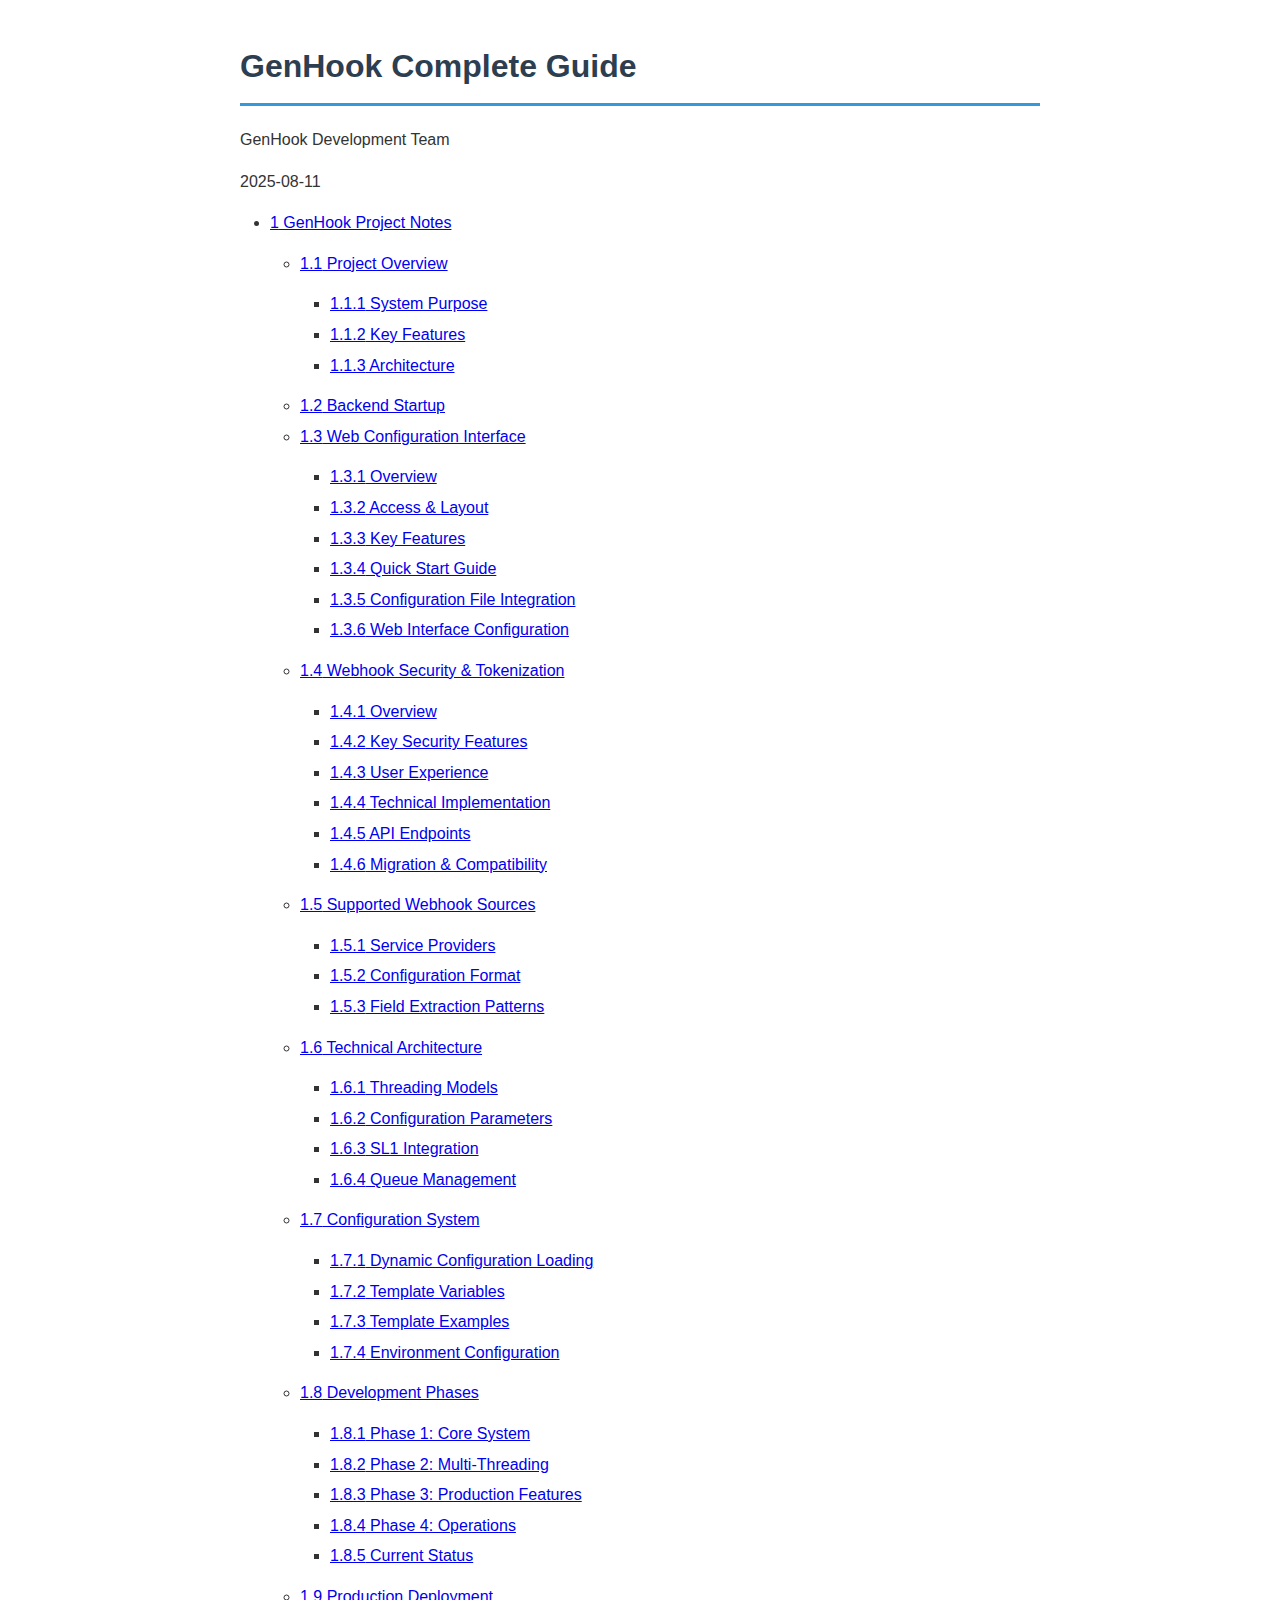
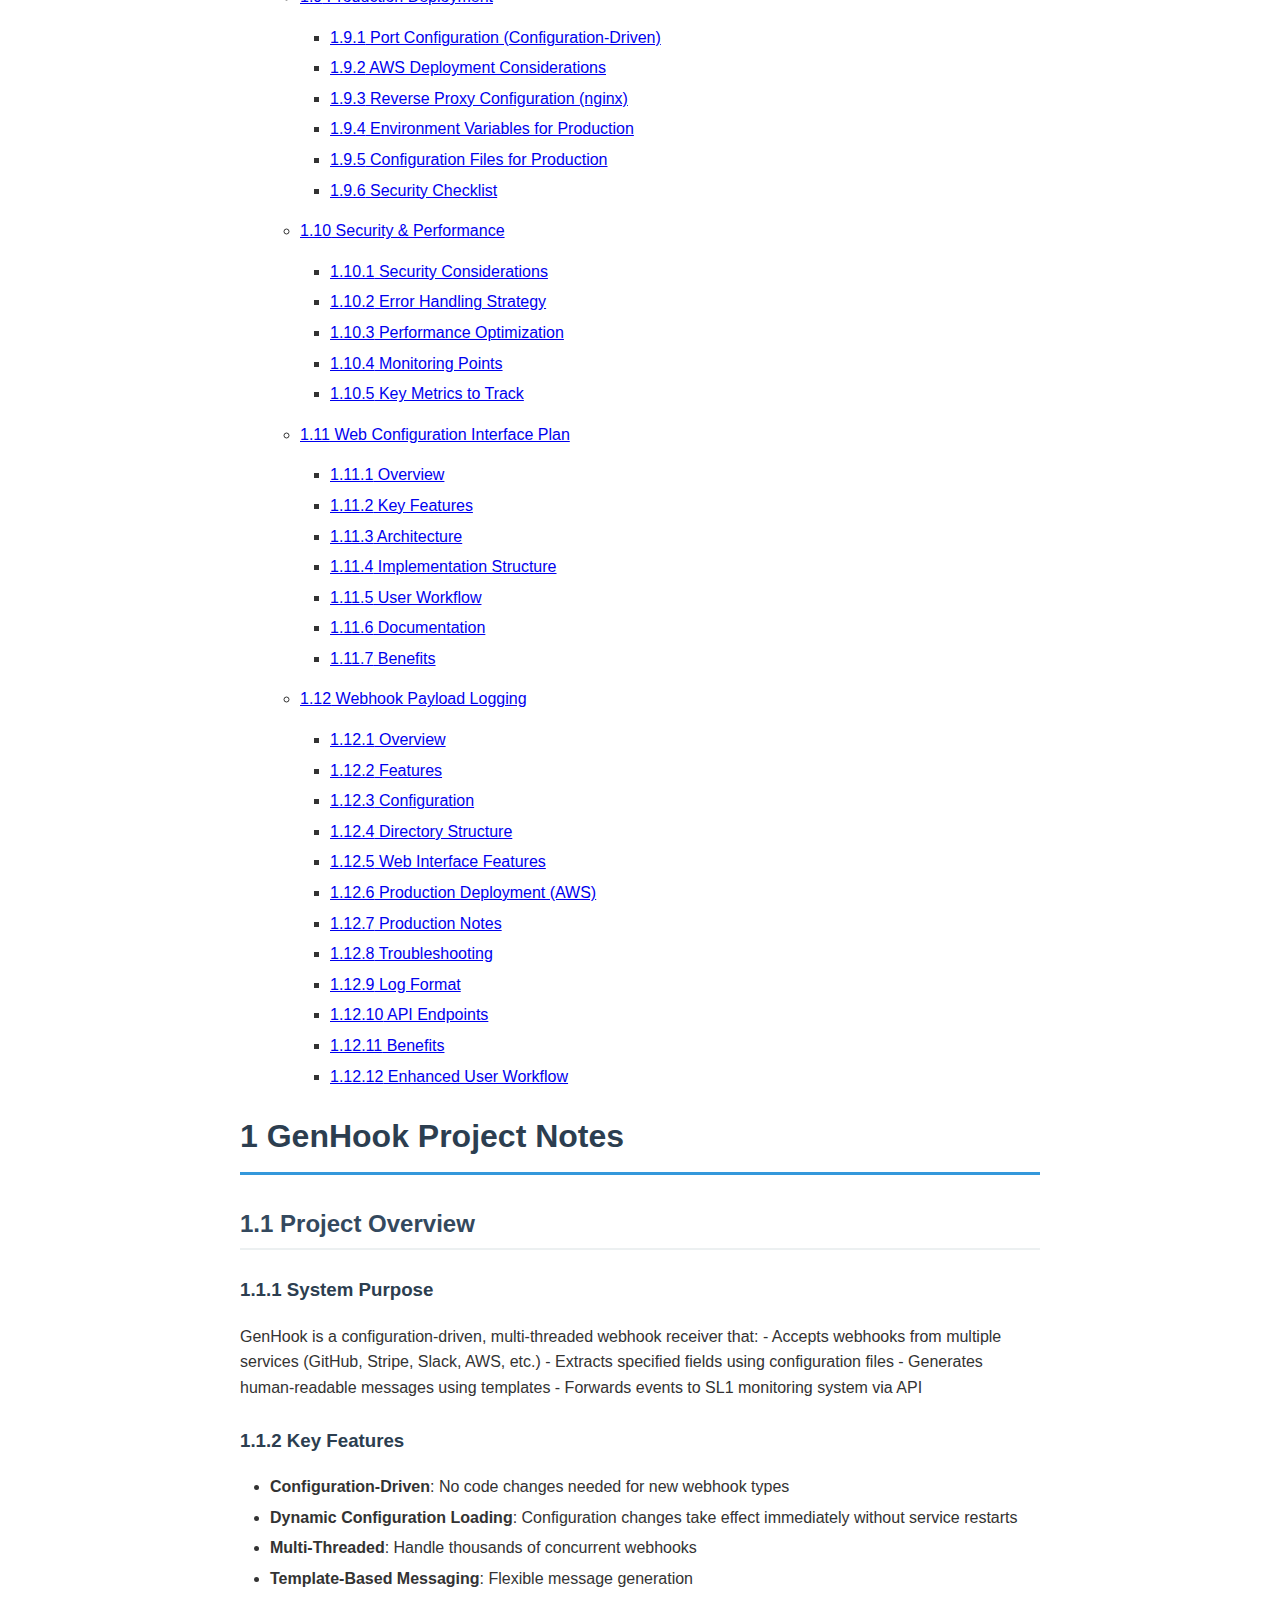
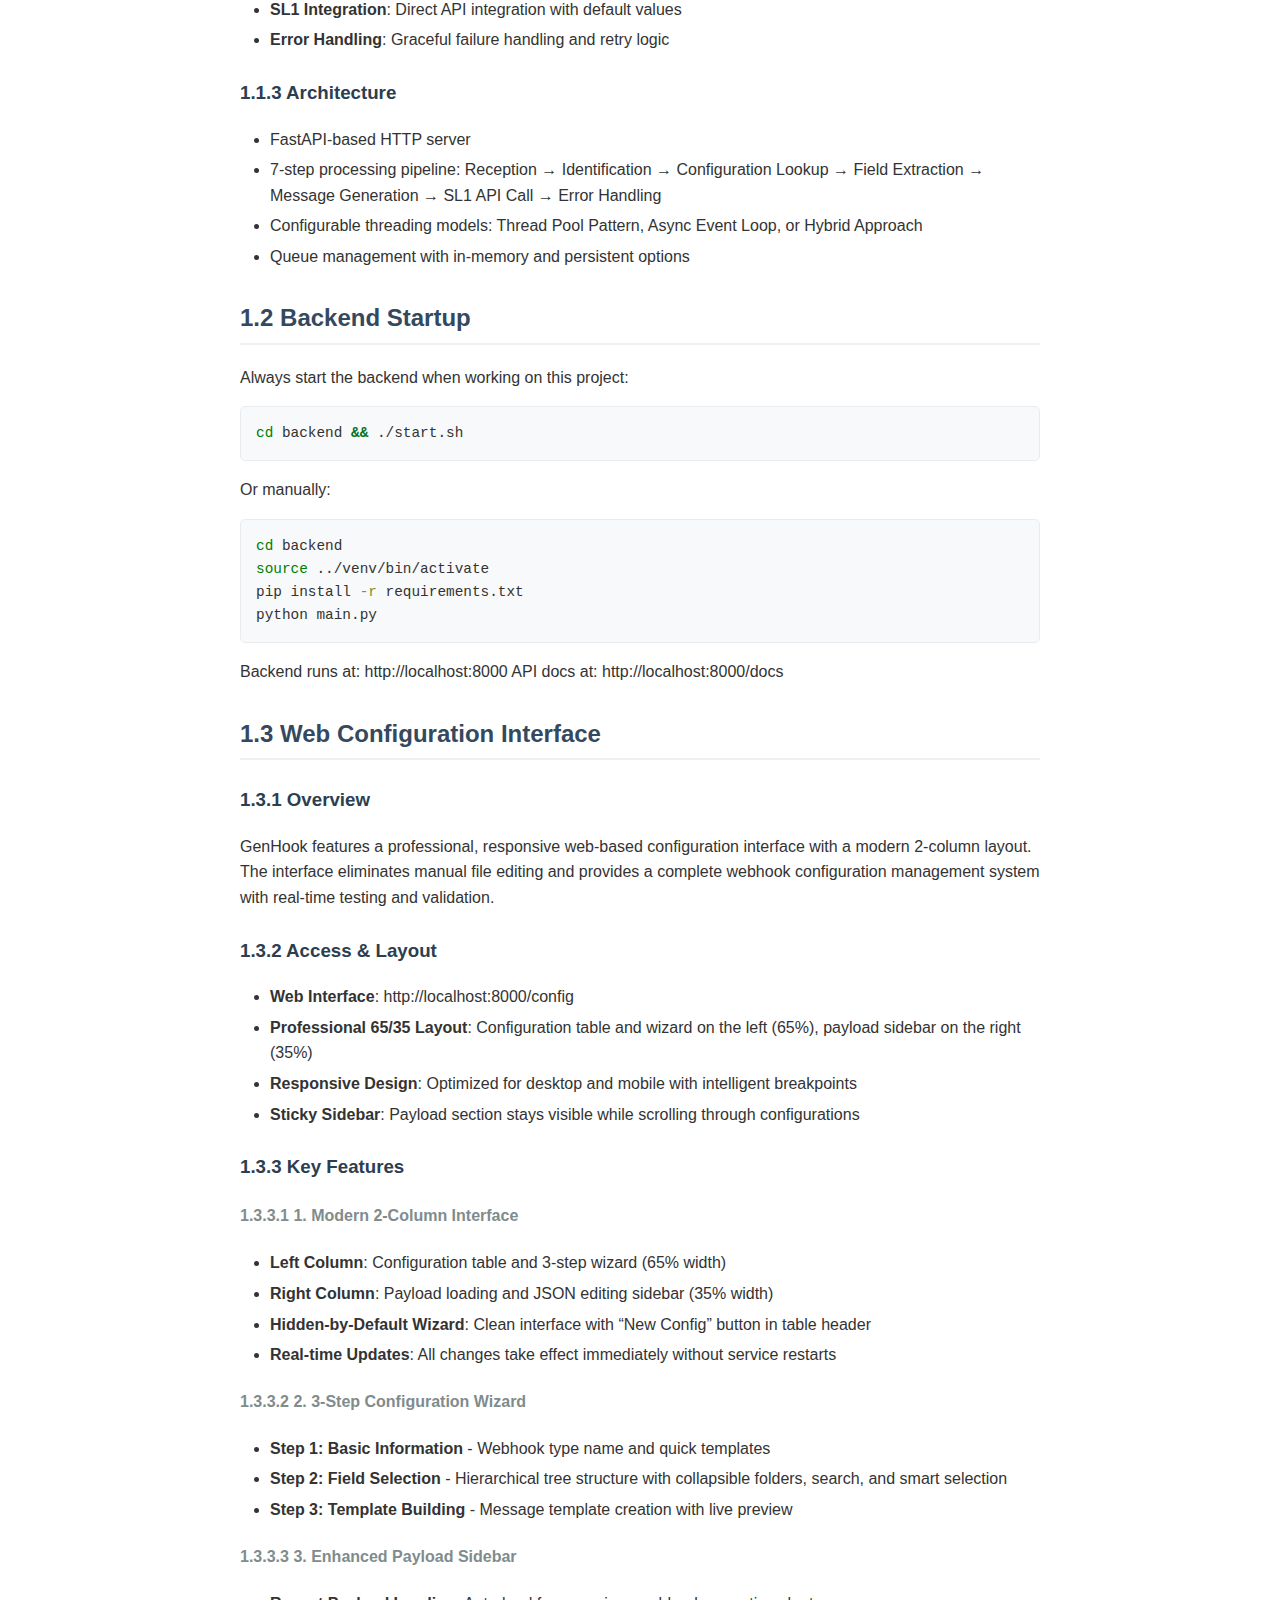
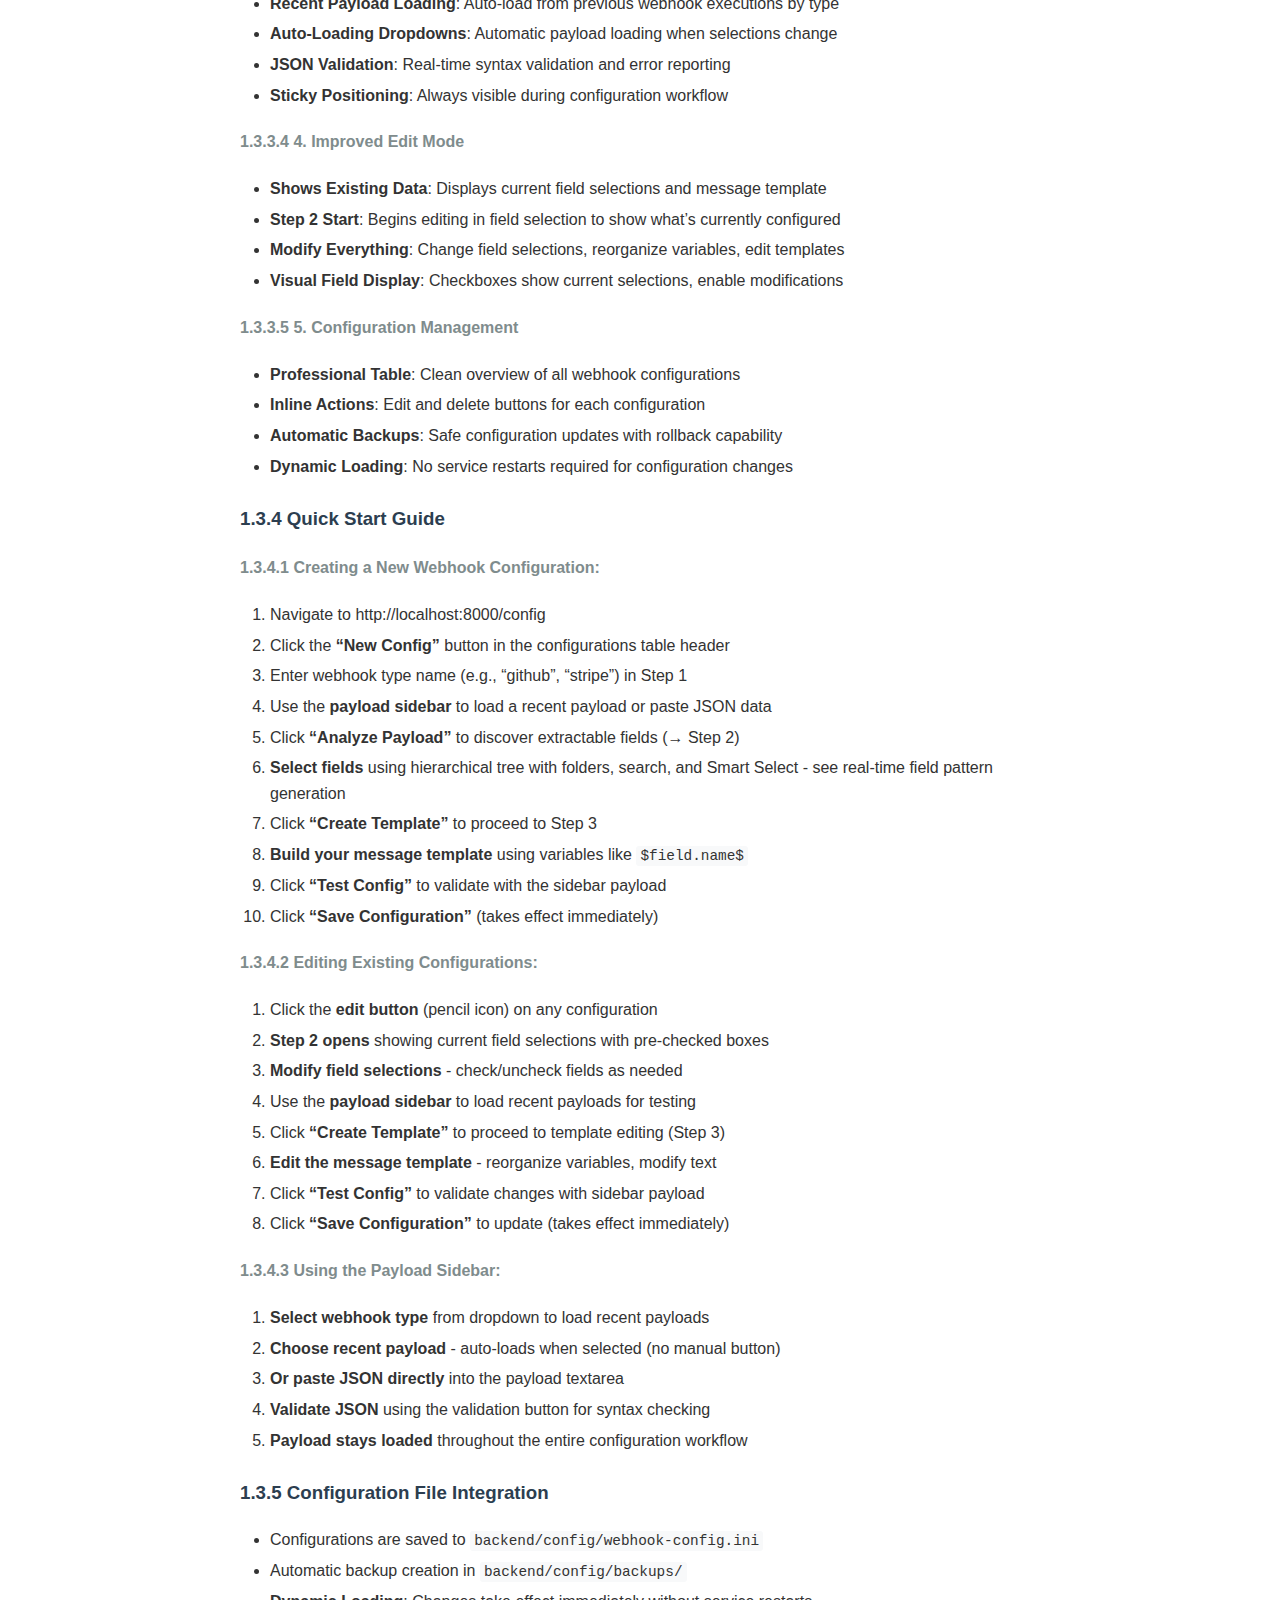
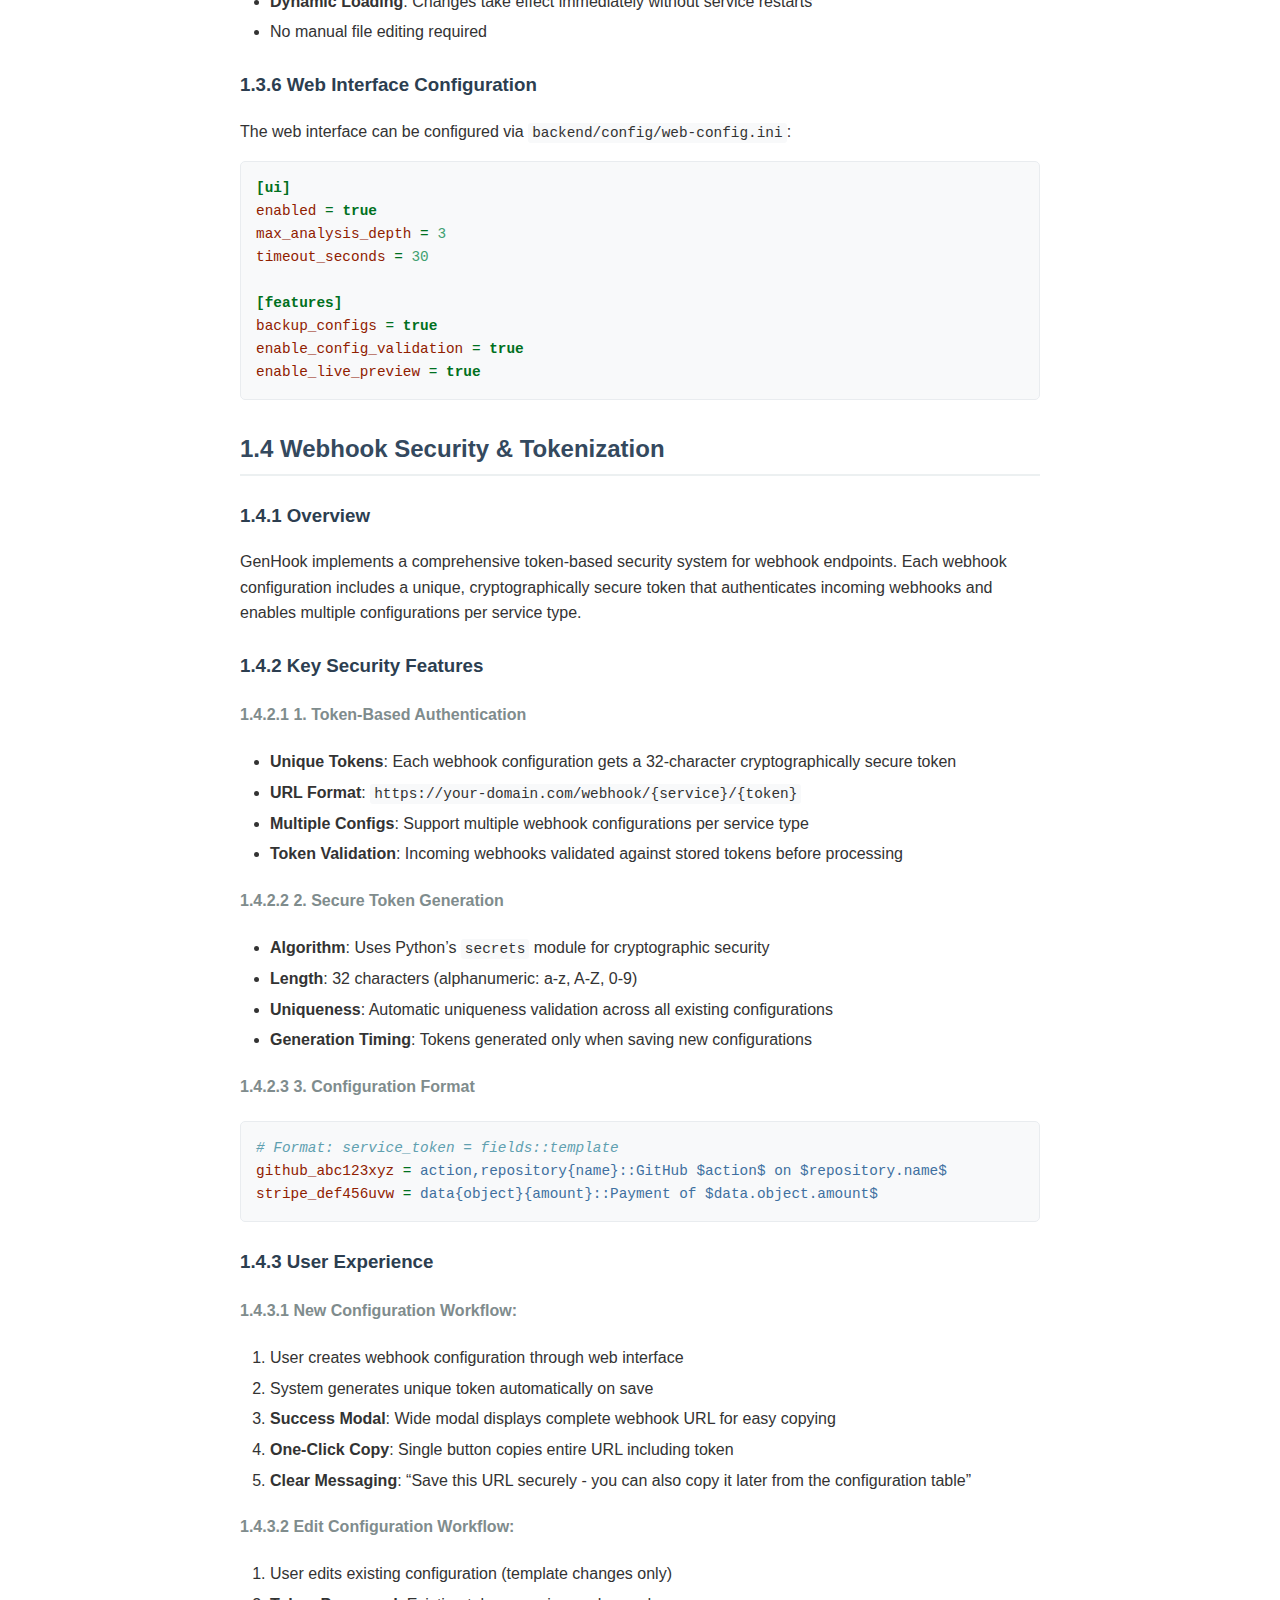
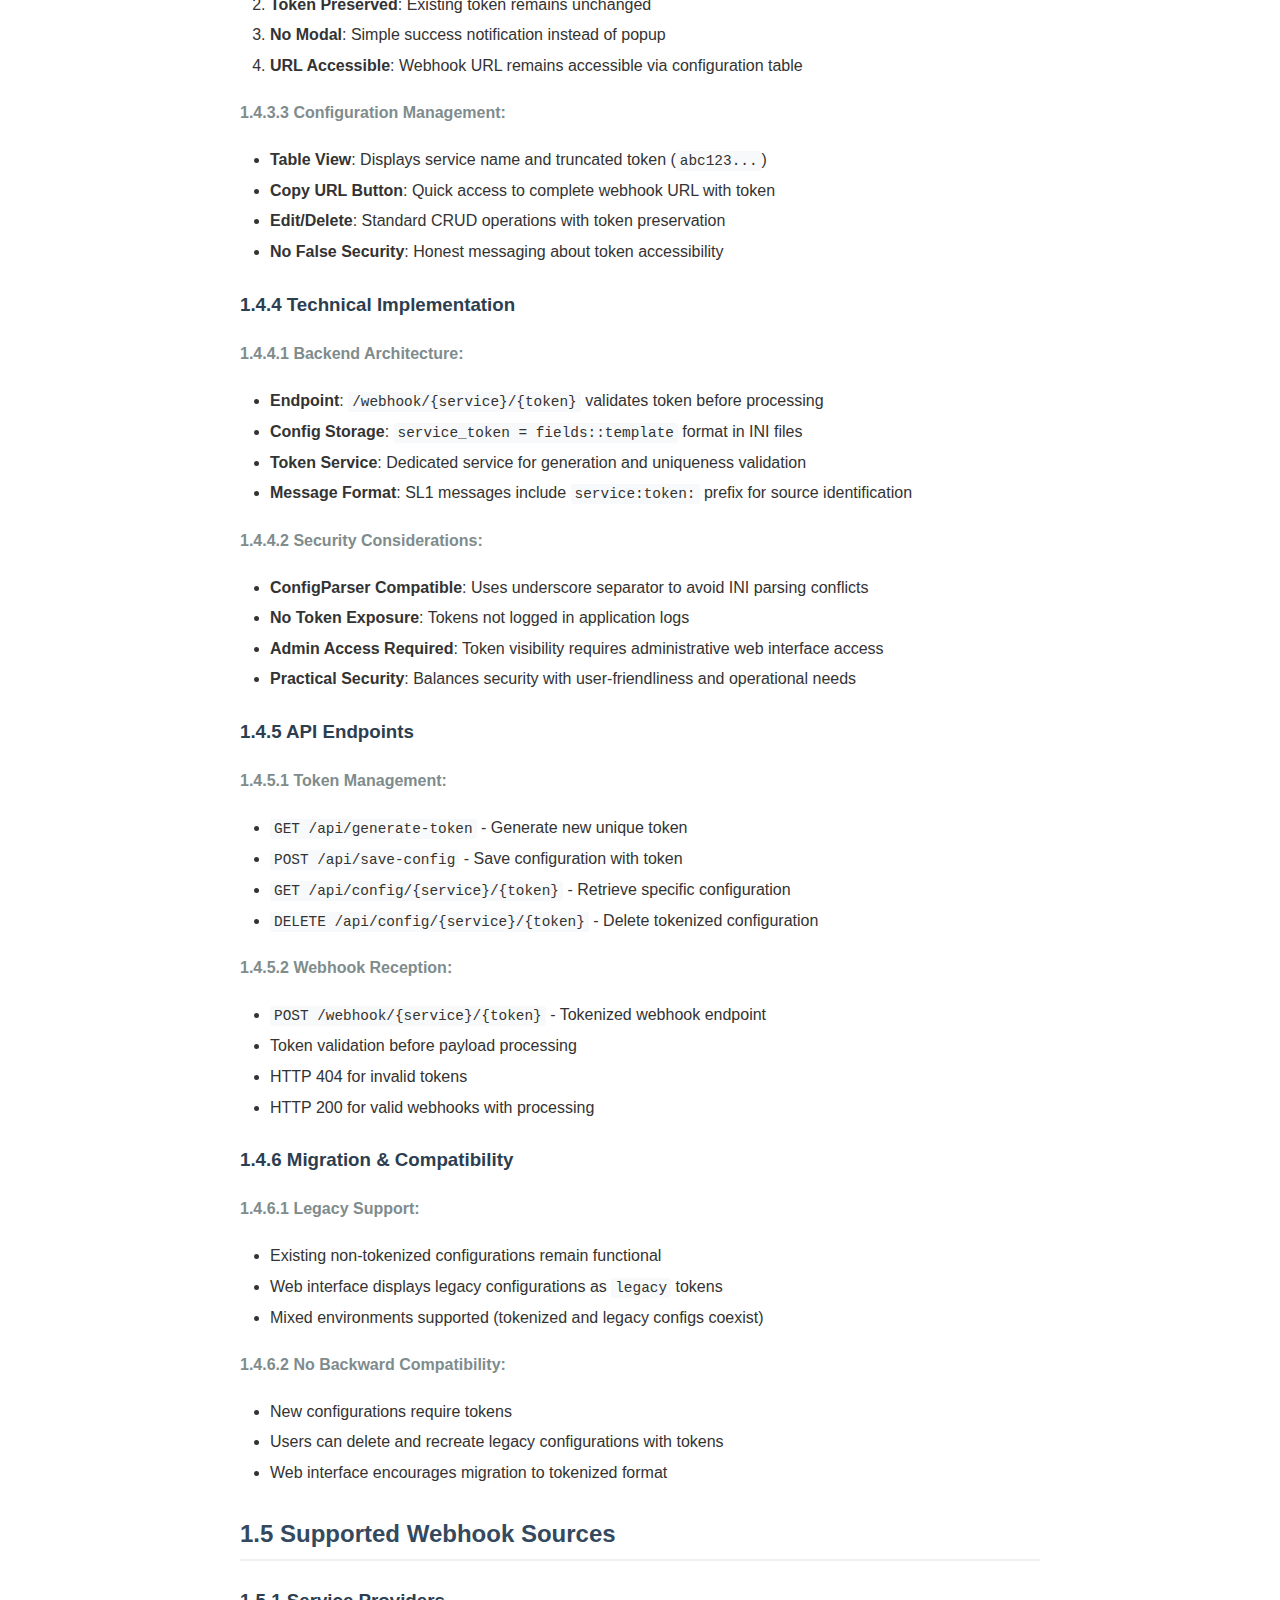
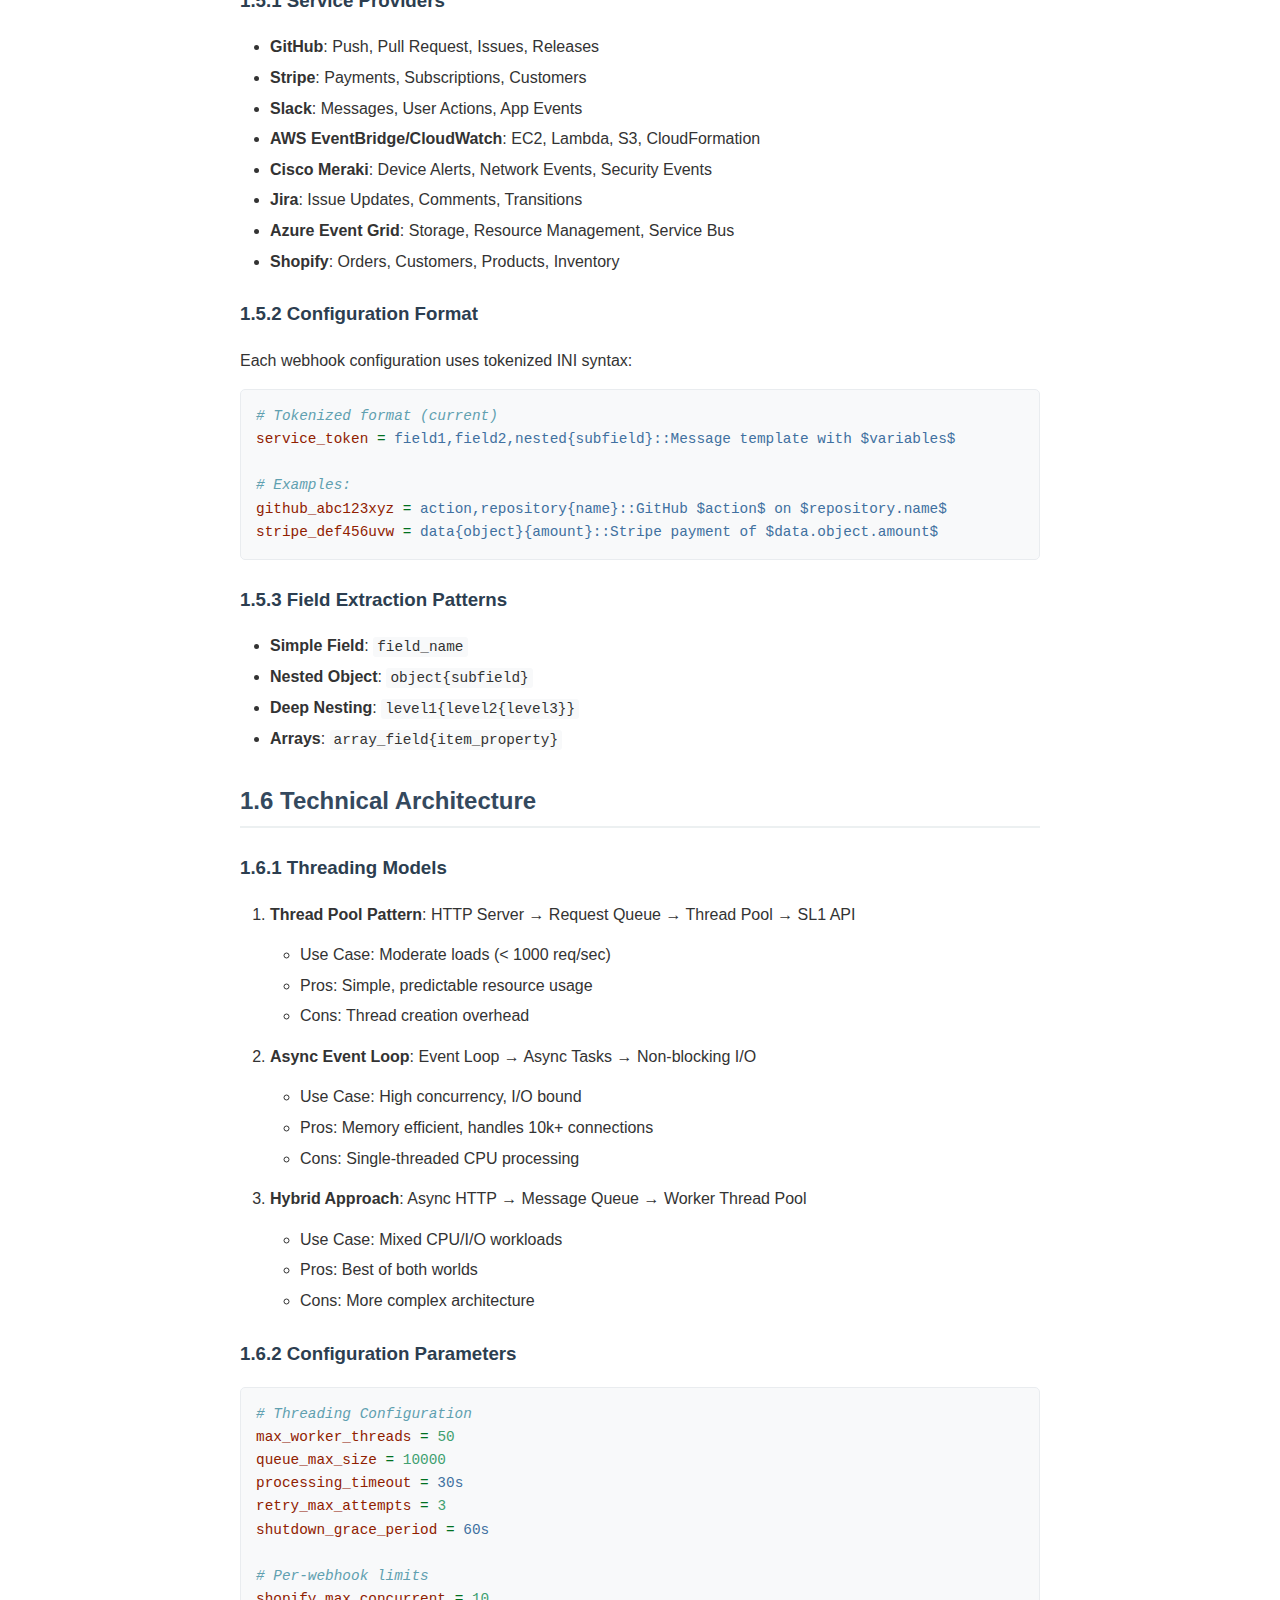
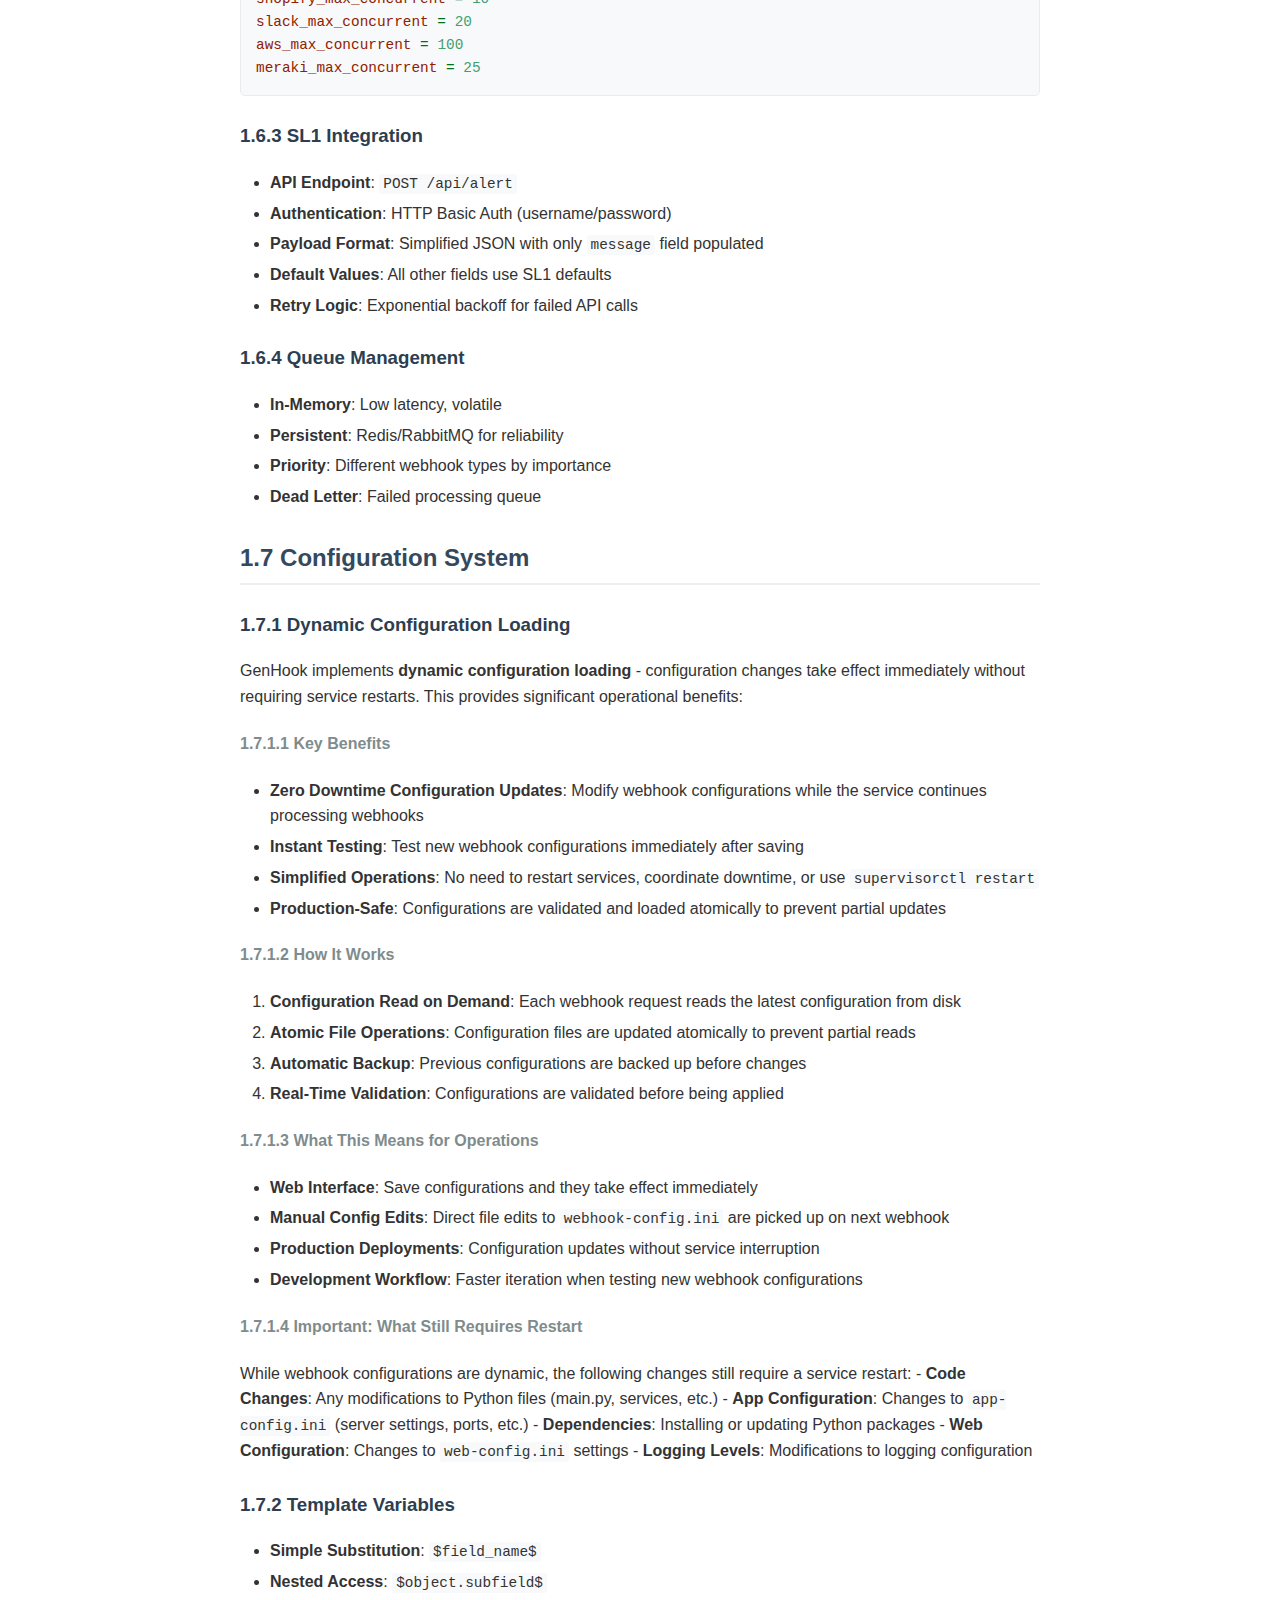
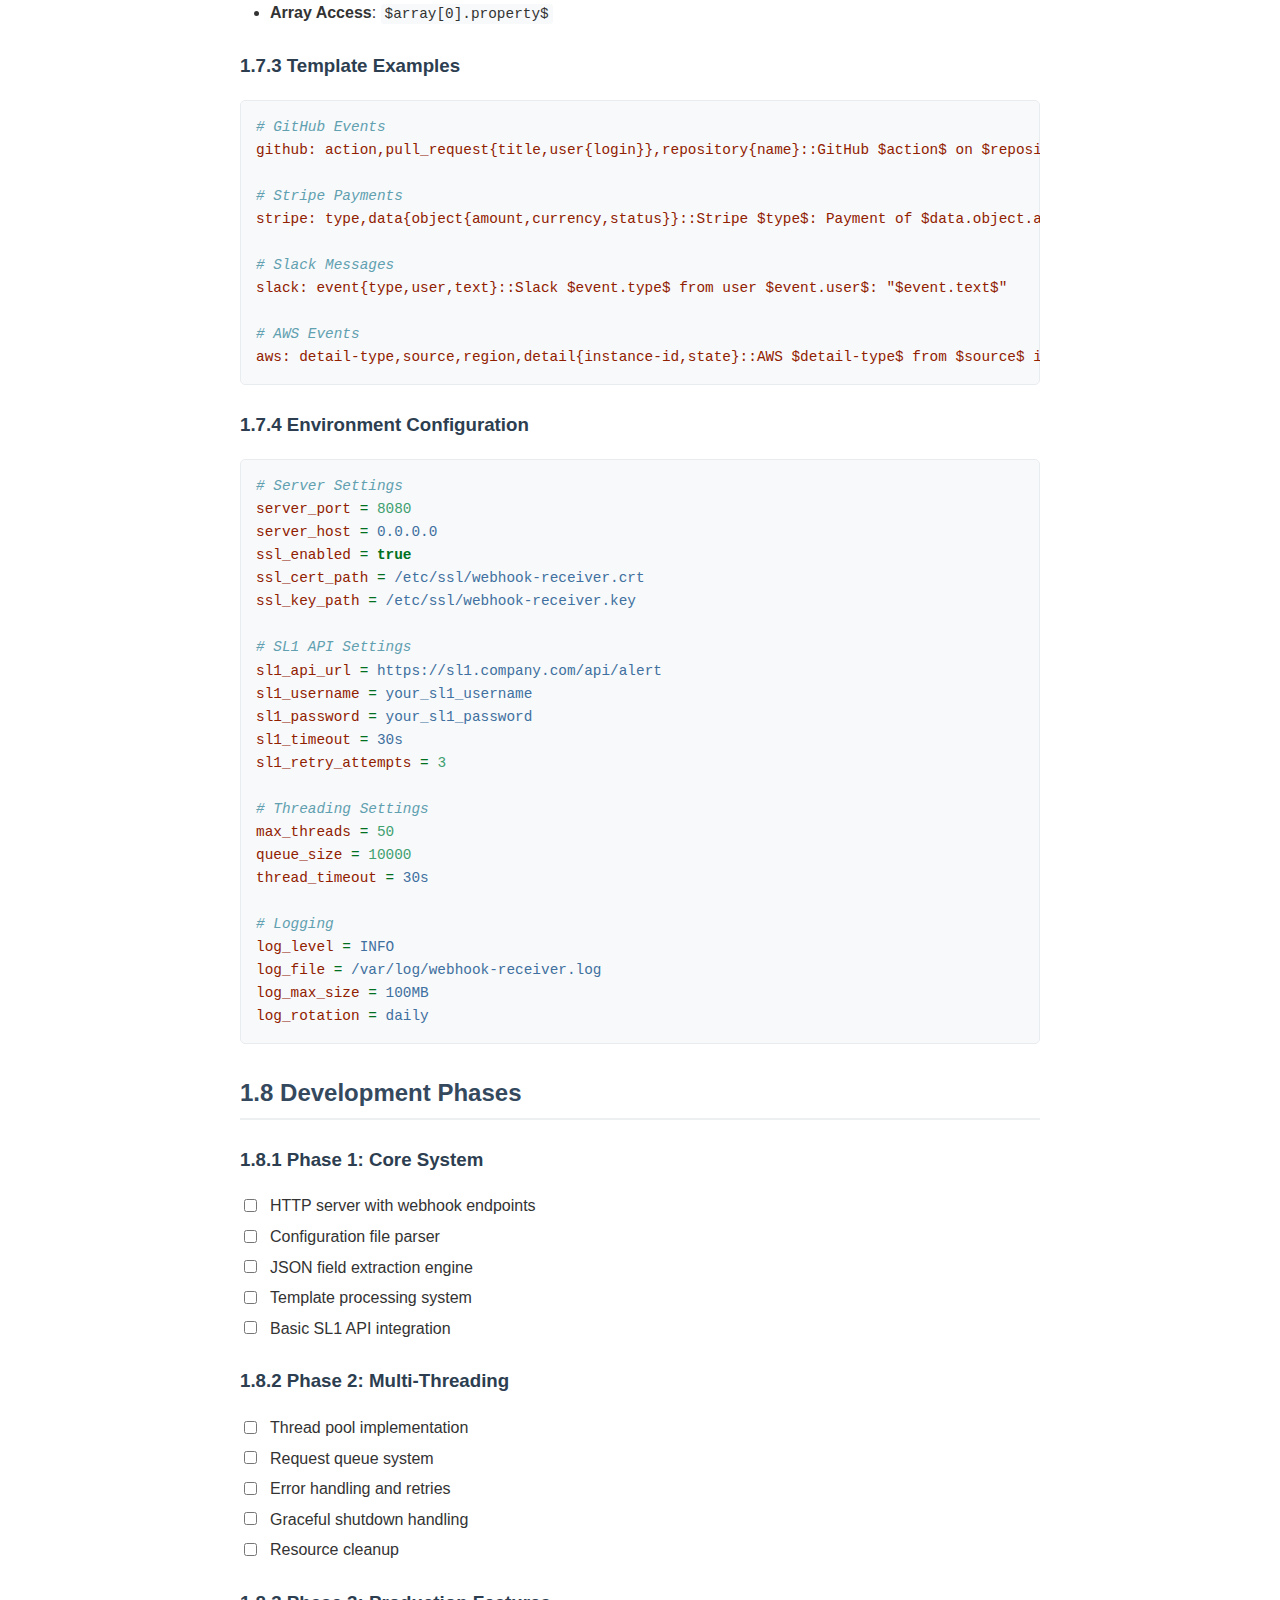
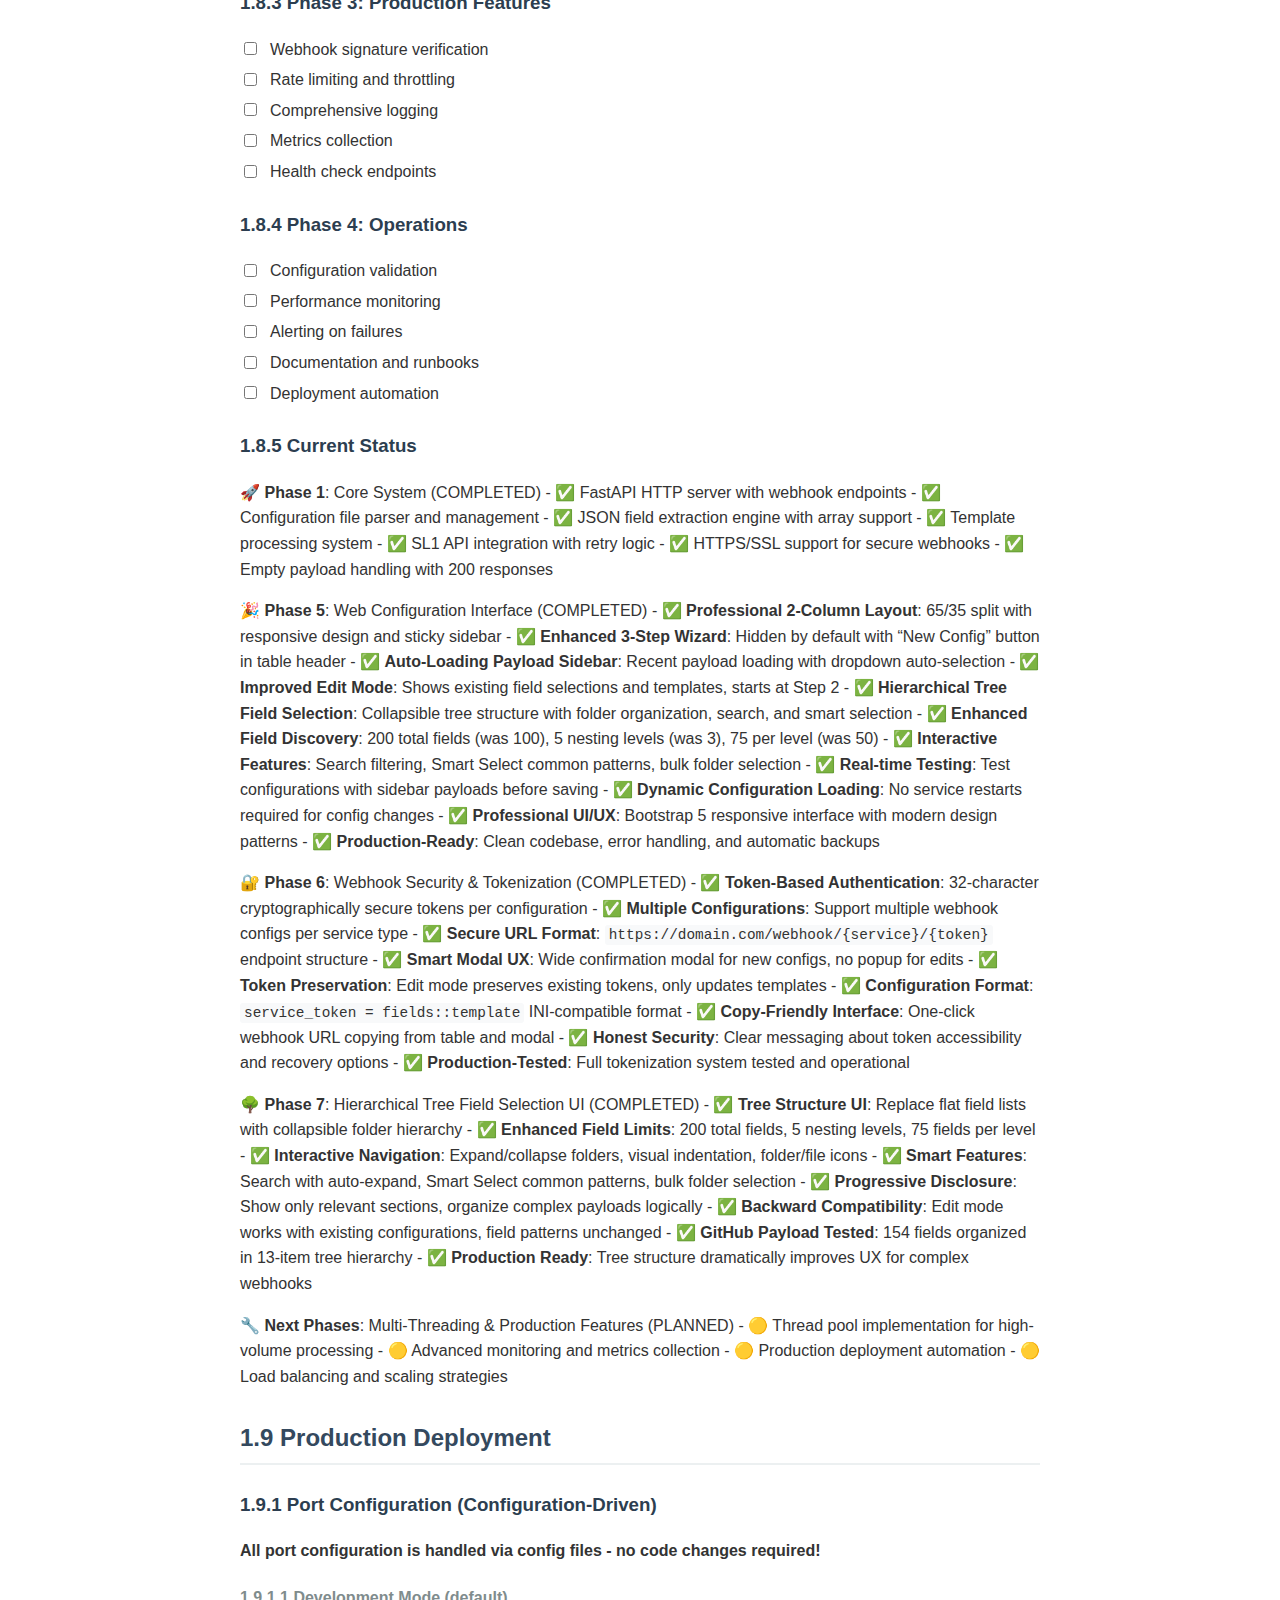
<file: docs/html/GenHook_Complete_Guide.html>
<!DOCTYPE html>
<html xmlns="http://www.w3.org/1999/xhtml" lang="" xml:lang="">
<head>
  <meta charset="utf-8" />
  <meta name="generator" content="pandoc" />
  <meta name="viewport" content="width=device-width, initial-scale=1.0, user-scalable=yes" />
  <meta name="author" content="GenHook Development Team" />
  <meta name="dcterms.date" content="2025-08-11" />
  <title>GenHook Complete Guide</title>
  <style>
    code{white-space: pre-wrap;}
    span.smallcaps{font-variant: small-caps;}
    div.columns{display: flex; gap: min(4vw, 1.5em);}
    div.column{flex: auto; overflow-x: auto;}
    div.hanging-indent{margin-left: 1.5em; text-indent: -1.5em;}
    /* The extra [class] is a hack that increases specificity enough to
       override a similar rule in reveal.js */
    ul.task-list[class]{list-style: none;}
    ul.task-list li input[type="checkbox"] {
      font-size: inherit;
      width: 0.8em;
      margin: 0 0.8em 0.2em -1.6em;
      vertical-align: middle;
    }
    .display.math{display: block; text-align: center; margin: 0.5rem auto;}
    /* CSS for syntax highlighting */
    html { -webkit-text-size-adjust: 100%; }
    pre > code.sourceCode { white-space: pre; position: relative; }
    pre > code.sourceCode > span { display: inline-block; line-height: 1.25; }
    pre > code.sourceCode > span:empty { height: 1.2em; }
    .sourceCode { overflow: visible; }
    code.sourceCode > span { color: inherit; text-decoration: inherit; }
    div.sourceCode { margin: 1em 0; }
    pre.sourceCode { margin: 0; }
    @media screen {
    div.sourceCode { overflow: auto; }
    }
    @media print {
    pre > code.sourceCode { white-space: pre-wrap; }
    pre > code.sourceCode > span { text-indent: -5em; padding-left: 5em; }
    }
    pre.numberSource code
      { counter-reset: source-line 0; }
    pre.numberSource code > span
      { position: relative; left: -4em; counter-increment: source-line; }
    pre.numberSource code > span > a:first-child::before
      { content: counter(source-line);
        position: relative; left: -1em; text-align: right; vertical-align: baseline;
        border: none; display: inline-block;
        -webkit-touch-callout: none; -webkit-user-select: none;
        -khtml-user-select: none; -moz-user-select: none;
        -ms-user-select: none; user-select: none;
        padding: 0 4px; width: 4em;
        color: #aaaaaa;
      }
    pre.numberSource { margin-left: 3em; border-left: 1px solid #aaaaaa;  padding-left: 4px; }
    @media screen {
    pre > code.sourceCode > span > a:first-child::before { text-decoration: underline; }
    }
    code span.al { color: #ff0000; font-weight: bold; } /* Alert */
    code span.an { color: #60a0b0; font-weight: bold; font-style: italic; } /* Annotation */
    code span.at { color: #7d9029; } /* Attribute */
    code span.bn { color: #40a070; } /* BaseN */
    code span.bu { color: #008000; } /* BuiltIn */
    code span.cf { color: #007020; font-weight: bold; } /* ControlFlow */
    code span.ch { color: #4070a0; } /* Char */
    code span.cn { color: #880000; } /* Constant */
    code span.co { color: #60a0b0; font-style: italic; } /* Comment */
    code span.cv { color: #60a0b0; font-weight: bold; font-style: italic; } /* CommentVar */
    code span.do { color: #ba2121; font-style: italic; } /* Documentation */
    code span.dt { color: #902000; } /* DataType */
    code span.dv { color: #40a070; } /* DecVal */
    code span.er { color: #ff0000; font-weight: bold; } /* Error */
    code span.fl { color: #40a070; } /* Float */
    code span.fu { color: #06287e; } /* Function */
    code span.im { color: #008000; font-weight: bold; } /* Import */
    code span.in { color: #60a0b0; font-weight: bold; font-style: italic; } /* Information */
    code span.kw { color: #007020; font-weight: bold; } /* Keyword */
    code span.op { color: #666666; } /* Operator */
    code span.ot { color: #007020; } /* Other */
    code span.pp { color: #bc7a00; } /* Preprocessor */
    code span.sc { color: #4070a0; } /* SpecialChar */
    code span.ss { color: #bb6688; } /* SpecialString */
    code span.st { color: #4070a0; } /* String */
    code span.va { color: #19177c; } /* Variable */
    code span.vs { color: #4070a0; } /* VerbatimString */
    code span.wa { color: #60a0b0; font-weight: bold; font-style: italic; } /* Warning */
  </style>
  <link rel="stylesheet" href="../styles.css" />
</head>
<body>
<header id="title-block-header">
<h1 class="title">GenHook Complete Guide</h1>
<p class="author">GenHook Development Team</p>
<p class="date">2025-08-11</p>
</header>
<nav id="TOC" role="doc-toc">
<ul>
<li><a href="#genhook-project-notes"
id="toc-genhook-project-notes"><span class="toc-section-number">1</span>
GenHook Project Notes</a>
<ul>
<li><a href="#project-overview" id="toc-project-overview"><span
class="toc-section-number">1.1</span> Project Overview</a>
<ul>
<li><a href="#system-purpose" id="toc-system-purpose"><span
class="toc-section-number">1.1.1</span> System Purpose</a></li>
<li><a href="#key-features" id="toc-key-features"><span
class="toc-section-number">1.1.2</span> Key Features</a></li>
<li><a href="#architecture" id="toc-architecture"><span
class="toc-section-number">1.1.3</span> Architecture</a></li>
</ul></li>
<li><a href="#backend-startup" id="toc-backend-startup"><span
class="toc-section-number">1.2</span> Backend Startup</a></li>
<li><a href="#web-configuration-interface"
id="toc-web-configuration-interface"><span
class="toc-section-number">1.3</span> Web Configuration Interface</a>
<ul>
<li><a href="#overview" id="toc-overview"><span
class="toc-section-number">1.3.1</span> Overview</a></li>
<li><a href="#access-layout" id="toc-access-layout"><span
class="toc-section-number">1.3.2</span> Access &amp; Layout</a></li>
<li><a href="#key-features-1" id="toc-key-features-1"><span
class="toc-section-number">1.3.3</span> Key Features</a></li>
<li><a href="#quick-start-guide" id="toc-quick-start-guide"><span
class="toc-section-number">1.3.4</span> Quick Start Guide</a></li>
<li><a href="#configuration-file-integration"
id="toc-configuration-file-integration"><span
class="toc-section-number">1.3.5</span> Configuration File
Integration</a></li>
<li><a href="#web-interface-configuration"
id="toc-web-interface-configuration"><span
class="toc-section-number">1.3.6</span> Web Interface
Configuration</a></li>
</ul></li>
<li><a href="#webhook-security-tokenization"
id="toc-webhook-security-tokenization"><span
class="toc-section-number">1.4</span> Webhook Security &amp;
Tokenization</a>
<ul>
<li><a href="#overview-1" id="toc-overview-1"><span
class="toc-section-number">1.4.1</span> Overview</a></li>
<li><a href="#key-security-features"
id="toc-key-security-features"><span
class="toc-section-number">1.4.2</span> Key Security Features</a></li>
<li><a href="#user-experience" id="toc-user-experience"><span
class="toc-section-number">1.4.3</span> User Experience</a></li>
<li><a href="#technical-implementation"
id="toc-technical-implementation"><span
class="toc-section-number">1.4.4</span> Technical
Implementation</a></li>
<li><a href="#api-endpoints" id="toc-api-endpoints"><span
class="toc-section-number">1.4.5</span> API Endpoints</a></li>
<li><a href="#migration-compatibility"
id="toc-migration-compatibility"><span
class="toc-section-number">1.4.6</span> Migration &amp;
Compatibility</a></li>
</ul></li>
<li><a href="#supported-webhook-sources"
id="toc-supported-webhook-sources"><span
class="toc-section-number">1.5</span> Supported Webhook Sources</a>
<ul>
<li><a href="#service-providers" id="toc-service-providers"><span
class="toc-section-number">1.5.1</span> Service Providers</a></li>
<li><a href="#configuration-format-1"
id="toc-configuration-format-1"><span
class="toc-section-number">1.5.2</span> Configuration Format</a></li>
<li><a href="#field-extraction-patterns"
id="toc-field-extraction-patterns"><span
class="toc-section-number">1.5.3</span> Field Extraction
Patterns</a></li>
</ul></li>
<li><a href="#technical-architecture"
id="toc-technical-architecture"><span
class="toc-section-number">1.6</span> Technical Architecture</a>
<ul>
<li><a href="#threading-models" id="toc-threading-models"><span
class="toc-section-number">1.6.1</span> Threading Models</a></li>
<li><a href="#configuration-parameters"
id="toc-configuration-parameters"><span
class="toc-section-number">1.6.2</span> Configuration
Parameters</a></li>
<li><a href="#sl1-integration" id="toc-sl1-integration"><span
class="toc-section-number">1.6.3</span> SL1 Integration</a></li>
<li><a href="#queue-management" id="toc-queue-management"><span
class="toc-section-number">1.6.4</span> Queue Management</a></li>
</ul></li>
<li><a href="#configuration-system" id="toc-configuration-system"><span
class="toc-section-number">1.7</span> Configuration System</a>
<ul>
<li><a href="#dynamic-configuration-loading"
id="toc-dynamic-configuration-loading"><span
class="toc-section-number">1.7.1</span> Dynamic Configuration
Loading</a></li>
<li><a href="#template-variables" id="toc-template-variables"><span
class="toc-section-number">1.7.2</span> Template Variables</a></li>
<li><a href="#template-examples" id="toc-template-examples"><span
class="toc-section-number">1.7.3</span> Template Examples</a></li>
<li><a href="#environment-configuration"
id="toc-environment-configuration"><span
class="toc-section-number">1.7.4</span> Environment
Configuration</a></li>
</ul></li>
<li><a href="#development-phases" id="toc-development-phases"><span
class="toc-section-number">1.8</span> Development Phases</a>
<ul>
<li><a href="#phase-1-core-system" id="toc-phase-1-core-system"><span
class="toc-section-number">1.8.1</span> Phase 1: Core System</a></li>
<li><a href="#phase-2-multi-threading"
id="toc-phase-2-multi-threading"><span
class="toc-section-number">1.8.2</span> Phase 2:
Multi-Threading</a></li>
<li><a href="#phase-3-production-features"
id="toc-phase-3-production-features"><span
class="toc-section-number">1.8.3</span> Phase 3: Production
Features</a></li>
<li><a href="#phase-4-operations" id="toc-phase-4-operations"><span
class="toc-section-number">1.8.4</span> Phase 4: Operations</a></li>
<li><a href="#current-status" id="toc-current-status"><span
class="toc-section-number">1.8.5</span> Current Status</a></li>
</ul></li>
<li><a href="#production-deployment"
id="toc-production-deployment"><span
class="toc-section-number">1.9</span> Production Deployment</a>
<ul>
<li><a href="#port-configuration-configuration-driven"
id="toc-port-configuration-configuration-driven"><span
class="toc-section-number">1.9.1</span> Port Configuration
(Configuration-Driven)</a></li>
<li><a href="#aws-deployment-considerations"
id="toc-aws-deployment-considerations"><span
class="toc-section-number">1.9.2</span> AWS Deployment
Considerations</a></li>
<li><a href="#reverse-proxy-configuration-nginx"
id="toc-reverse-proxy-configuration-nginx"><span
class="toc-section-number">1.9.3</span> Reverse Proxy Configuration
(nginx)</a></li>
<li><a href="#environment-variables-for-production"
id="toc-environment-variables-for-production"><span
class="toc-section-number">1.9.4</span> Environment Variables for
Production</a></li>
<li><a href="#configuration-files-for-production"
id="toc-configuration-files-for-production"><span
class="toc-section-number">1.9.5</span> Configuration Files for
Production</a></li>
<li><a href="#security-checklist" id="toc-security-checklist"><span
class="toc-section-number">1.9.6</span> Security Checklist</a></li>
</ul></li>
<li><a href="#security-performance" id="toc-security-performance"><span
class="toc-section-number">1.10</span> Security &amp; Performance</a>
<ul>
<li><a href="#security-considerations-1"
id="toc-security-considerations-1"><span
class="toc-section-number">1.10.1</span> Security
Considerations</a></li>
<li><a href="#error-handling-strategy"
id="toc-error-handling-strategy"><span
class="toc-section-number">1.10.2</span> Error Handling
Strategy</a></li>
<li><a href="#performance-optimization"
id="toc-performance-optimization"><span
class="toc-section-number">1.10.3</span> Performance
Optimization</a></li>
<li><a href="#monitoring-points" id="toc-monitoring-points"><span
class="toc-section-number">1.10.4</span> Monitoring Points</a></li>
<li><a href="#key-metrics-to-track" id="toc-key-metrics-to-track"><span
class="toc-section-number">1.10.5</span> Key Metrics to Track</a></li>
</ul></li>
<li><a href="#web-configuration-interface-plan"
id="toc-web-configuration-interface-plan"><span
class="toc-section-number">1.11</span> Web Configuration Interface
Plan</a>
<ul>
<li><a href="#overview-2" id="toc-overview-2"><span
class="toc-section-number">1.11.1</span> Overview</a></li>
<li><a href="#key-features-2" id="toc-key-features-2"><span
class="toc-section-number">1.11.2</span> Key Features</a></li>
<li><a href="#architecture-1" id="toc-architecture-1"><span
class="toc-section-number">1.11.3</span> Architecture</a></li>
<li><a href="#implementation-structure"
id="toc-implementation-structure"><span
class="toc-section-number">1.11.4</span> Implementation
Structure</a></li>
<li><a href="#user-workflow" id="toc-user-workflow"><span
class="toc-section-number">1.11.5</span> User Workflow</a></li>
<li><a href="#documentation" id="toc-documentation"><span
class="toc-section-number">1.11.6</span> Documentation</a></li>
<li><a href="#benefits" id="toc-benefits"><span
class="toc-section-number">1.11.7</span> Benefits</a></li>
</ul></li>
<li><a href="#webhook-payload-logging"
id="toc-webhook-payload-logging"><span
class="toc-section-number">1.12</span> Webhook Payload Logging</a>
<ul>
<li><a href="#overview-3" id="toc-overview-3"><span
class="toc-section-number">1.12.1</span> Overview</a></li>
<li><a href="#features" id="toc-features"><span
class="toc-section-number">1.12.2</span> Features</a></li>
<li><a href="#configuration" id="toc-configuration"><span
class="toc-section-number">1.12.3</span> Configuration</a></li>
<li><a href="#directory-structure" id="toc-directory-structure"><span
class="toc-section-number">1.12.4</span> Directory Structure</a></li>
<li><a href="#web-interface-features"
id="toc-web-interface-features"><span
class="toc-section-number">1.12.5</span> Web Interface Features</a></li>
<li><a href="#production-deployment-aws"
id="toc-production-deployment-aws"><span
class="toc-section-number">1.12.6</span> Production Deployment
(AWS)</a></li>
<li><a href="#production-notes" id="toc-production-notes"><span
class="toc-section-number">1.12.7</span> Production Notes</a></li>
<li><a href="#troubleshooting" id="toc-troubleshooting"><span
class="toc-section-number">1.12.8</span> Troubleshooting</a></li>
<li><a href="#log-format" id="toc-log-format"><span
class="toc-section-number">1.12.9</span> Log Format</a></li>
<li><a href="#api-endpoints-1" id="toc-api-endpoints-1"><span
class="toc-section-number">1.12.10</span> API Endpoints</a></li>
<li><a href="#benefits-1" id="toc-benefits-1"><span
class="toc-section-number">1.12.11</span> Benefits</a></li>
<li><a href="#enhanced-user-workflow"
id="toc-enhanced-user-workflow"><span
class="toc-section-number">1.12.12</span> Enhanced User
Workflow</a></li>
</ul></li>
</ul></li>
</ul>
</nav>
<h1 data-number="1" id="genhook-project-notes"><span
class="header-section-number">1</span> GenHook Project Notes</h1>
<h2 data-number="1.1" id="project-overview"><span
class="header-section-number">1.1</span> Project Overview</h2>
<h3 data-number="1.1.1" id="system-purpose"><span
class="header-section-number">1.1.1</span> System Purpose</h3>
<p>GenHook is a configuration-driven, multi-threaded webhook receiver
that: - Accepts webhooks from multiple services (GitHub, Stripe, Slack,
AWS, etc.) - Extracts specified fields using configuration files -
Generates human-readable messages using templates - Forwards events to
SL1 monitoring system via API</p>
<h3 data-number="1.1.2" id="key-features"><span
class="header-section-number">1.1.2</span> Key Features</h3>
<ul>
<li><strong>Configuration-Driven</strong>: No code changes needed for
new webhook types</li>
<li><strong>Dynamic Configuration Loading</strong>: Configuration
changes take effect immediately without service restarts</li>
<li><strong>Multi-Threaded</strong>: Handle thousands of concurrent
webhooks</li>
<li><strong>Template-Based Messaging</strong>: Flexible message
generation</li>
<li><strong>SL1 Integration</strong>: Direct API integration with
default values</li>
<li><strong>Error Handling</strong>: Graceful failure handling and retry
logic</li>
</ul>
<h3 data-number="1.1.3" id="architecture"><span
class="header-section-number">1.1.3</span> Architecture</h3>
<ul>
<li>FastAPI-based HTTP server</li>
<li>7-step processing pipeline: Reception → Identification →
Configuration Lookup → Field Extraction → Message Generation → SL1 API
Call → Error Handling</li>
<li>Configurable threading models: Thread Pool Pattern, Async Event
Loop, or Hybrid Approach</li>
<li>Queue management with in-memory and persistent options</li>
</ul>
<h2 data-number="1.2" id="backend-startup"><span
class="header-section-number">1.2</span> Backend Startup</h2>
<p>Always start the backend when working on this project:</p>
<div class="sourceCode" id="cb1"><pre
class="sourceCode bash"><code class="sourceCode bash"><span id="cb1-1"><a href="#cb1-1" aria-hidden="true" tabindex="-1"></a><span class="bu">cd</span> backend <span class="kw">&amp;&amp;</span> <span class="ex">./start.sh</span></span></code></pre></div>
<p>Or manually:</p>
<div class="sourceCode" id="cb2"><pre
class="sourceCode bash"><code class="sourceCode bash"><span id="cb2-1"><a href="#cb2-1" aria-hidden="true" tabindex="-1"></a><span class="bu">cd</span> backend</span>
<span id="cb2-2"><a href="#cb2-2" aria-hidden="true" tabindex="-1"></a><span class="bu">source</span> ../venv/bin/activate</span>
<span id="cb2-3"><a href="#cb2-3" aria-hidden="true" tabindex="-1"></a><span class="ex">pip</span> install <span class="at">-r</span> requirements.txt</span>
<span id="cb2-4"><a href="#cb2-4" aria-hidden="true" tabindex="-1"></a><span class="ex">python</span> main.py</span></code></pre></div>
<p>Backend runs at: http://localhost:8000 API docs at:
http://localhost:8000/docs</p>
<h2 data-number="1.3" id="web-configuration-interface"><span
class="header-section-number">1.3</span> Web Configuration
Interface</h2>
<h3 data-number="1.3.1" id="overview"><span
class="header-section-number">1.3.1</span> Overview</h3>
<p>GenHook features a professional, responsive web-based configuration
interface with a modern 2-column layout. The interface eliminates manual
file editing and provides a complete webhook configuration management
system with real-time testing and validation.</p>
<h3 data-number="1.3.2" id="access-layout"><span
class="header-section-number">1.3.2</span> Access &amp; Layout</h3>
<ul>
<li><strong>Web Interface</strong>: http://localhost:8000/config</li>
<li><strong>Professional 65/35 Layout</strong>: Configuration table and
wizard on the left (65%), payload sidebar on the right (35%)</li>
<li><strong>Responsive Design</strong>: Optimized for desktop and mobile
with intelligent breakpoints</li>
<li><strong>Sticky Sidebar</strong>: Payload section stays visible while
scrolling through configurations</li>
</ul>
<h3 data-number="1.3.3" id="key-features-1"><span
class="header-section-number">1.3.3</span> Key Features</h3>
<h4 data-number="1.3.3.1" id="modern-2-column-interface"><span
class="header-section-number">1.3.3.1</span> 1. <strong>Modern 2-Column
Interface</strong></h4>
<ul>
<li><strong>Left Column</strong>: Configuration table and 3-step wizard
(65% width)</li>
<li><strong>Right Column</strong>: Payload loading and JSON editing
sidebar (35% width)</li>
<li><strong>Hidden-by-Default Wizard</strong>: Clean interface with “New
Config” button in table header</li>
<li><strong>Real-time Updates</strong>: All changes take effect
immediately without service restarts</li>
</ul>
<h4 data-number="1.3.3.2" id="step-configuration-wizard"><span
class="header-section-number">1.3.3.2</span> 2. <strong>3-Step
Configuration Wizard</strong></h4>
<ul>
<li><strong>Step 1: Basic Information</strong> - Webhook type name and
quick templates</li>
<li><strong>Step 2: Field Selection</strong> - Hierarchical tree structure with collapsible folders, search, and smart selection</li>
<li><strong>Step 3: Template Building</strong> - Message template
creation with live preview</li>
</ul>
<h4 data-number="1.3.3.3" id="enhanced-payload-sidebar"><span
class="header-section-number">1.3.3.3</span> 3. <strong>Enhanced Payload
Sidebar</strong></h4>
<ul>
<li><strong>Recent Payload Loading</strong>: Auto-load from previous
webhook executions by type</li>
<li><strong>Auto-Loading Dropdowns</strong>: Automatic payload loading
when selections change</li>
<li><strong>JSON Validation</strong>: Real-time syntax validation and
error reporting</li>
<li><strong>Sticky Positioning</strong>: Always visible during
configuration workflow</li>
</ul>
<h4 data-number="1.3.3.4" id="improved-edit-mode"><span
class="header-section-number">1.3.3.4</span> 4. <strong>Improved Edit
Mode</strong></h4>
<ul>
<li><strong>Shows Existing Data</strong>: Displays current field
selections and message template</li>
<li><strong>Step 2 Start</strong>: Begins editing in field selection to
show what’s currently configured</li>
<li><strong>Modify Everything</strong>: Change field selections,
reorganize variables, edit templates</li>
<li><strong>Visual Field Display</strong>: Checkboxes show current
selections, enable modifications</li>
</ul>
<h4 data-number="1.3.3.5" id="configuration-management"><span
class="header-section-number">1.3.3.5</span> 5. <strong>Configuration
Management</strong></h4>
<ul>
<li><strong>Professional Table</strong>: Clean overview of all webhook
configurations</li>
<li><strong>Inline Actions</strong>: Edit and delete buttons for each
configuration</li>
<li><strong>Automatic Backups</strong>: Safe configuration updates with
rollback capability</li>
<li><strong>Dynamic Loading</strong>: No service restarts required for
configuration changes</li>
</ul>
<h3 data-number="1.3.4" id="quick-start-guide"><span
class="header-section-number">1.3.4</span> Quick Start Guide</h3>
<h4 data-number="1.3.4.1"
id="creating-a-new-webhook-configuration"><span
class="header-section-number">1.3.4.1</span> Creating a New Webhook
Configuration:</h4>
<ol type="1">
<li>Navigate to http://localhost:8000/config</li>
<li>Click the <strong>“New Config”</strong> button in the configurations
table header</li>
<li>Enter webhook type name (e.g., “github”, “stripe”) in Step 1</li>
<li>Use the <strong>payload sidebar</strong> to load a recent payload or
paste JSON data</li>
<li>Click <strong>“Analyze Payload”</strong> to discover extractable
fields (→ Step 2)</li>
<li><strong>Select fields</strong> using hierarchical tree with folders, search, and Smart Select - see real-time
field pattern generation</li>
<li>Click <strong>“Create Template”</strong> to proceed to Step 3</li>
<li><strong>Build your message template</strong> using variables like
<code>$field.name$</code></li>
<li>Click <strong>“Test Config”</strong> to validate with the sidebar
payload</li>
<li>Click <strong>“Save Configuration”</strong> (takes effect
immediately)</li>
</ol>
<h4 data-number="1.3.4.2" id="editing-existing-configurations"><span
class="header-section-number">1.3.4.2</span> Editing Existing
Configurations:</h4>
<ol type="1">
<li>Click the <strong>edit button</strong> (pencil icon) on any
configuration</li>
<li><strong>Step 2 opens</strong> showing current field selections with
pre-checked boxes</li>
<li><strong>Modify field selections</strong> - check/uncheck fields as
needed</li>
<li>Use the <strong>payload sidebar</strong> to load recent payloads for
testing</li>
<li>Click <strong>“Create Template”</strong> to proceed to template
editing (Step 3)</li>
<li><strong>Edit the message template</strong> - reorganize variables,
modify text</li>
<li>Click <strong>“Test Config”</strong> to validate changes with
sidebar payload</li>
<li>Click <strong>“Save Configuration”</strong> to update (takes effect
immediately)</li>
</ol>
<h4 data-number="1.3.4.3" id="using-the-payload-sidebar"><span
class="header-section-number">1.3.4.3</span> Using the Payload
Sidebar:</h4>
<ol type="1">
<li><strong>Select webhook type</strong> from dropdown to load recent
payloads</li>
<li><strong>Choose recent payload</strong> - auto-loads when selected
(no manual button)</li>
<li><strong>Or paste JSON directly</strong> into the payload
textarea</li>
<li><strong>Validate JSON</strong> using the validation button for
syntax checking</li>
<li><strong>Payload stays loaded</strong> throughout the entire
configuration workflow</li>
</ol>
<h3 data-number="1.3.5" id="configuration-file-integration"><span
class="header-section-number">1.3.5</span> Configuration File
Integration</h3>
<ul>
<li>Configurations are saved to
<code>backend/config/webhook-config.ini</code></li>
<li>Automatic backup creation in
<code>backend/config/backups/</code></li>
<li><strong>Dynamic Loading</strong>: Changes take effect immediately
without service restarts</li>
<li>No manual file editing required</li>
</ul>
<h3 data-number="1.3.6" id="web-interface-configuration"><span
class="header-section-number">1.3.6</span> Web Interface
Configuration</h3>
<p>The web interface can be configured via
<code>backend/config/web-config.ini</code>:</p>
<div class="sourceCode" id="cb3"><pre
class="sourceCode ini"><code class="sourceCode ini"><span id="cb3-1"><a href="#cb3-1" aria-hidden="true" tabindex="-1"></a><span class="kw">[ui]</span></span>
<span id="cb3-2"><a href="#cb3-2" aria-hidden="true" tabindex="-1"></a><span class="dt">enabled </span><span class="ot">=</span><span class="st"> </span><span class="kw">true</span></span>
<span id="cb3-3"><a href="#cb3-3" aria-hidden="true" tabindex="-1"></a><span class="dt">max_analysis_depth </span><span class="ot">=</span><span class="st"> </span><span class="dv">3</span></span>
<span id="cb3-4"><a href="#cb3-4" aria-hidden="true" tabindex="-1"></a><span class="dt">timeout_seconds </span><span class="ot">=</span><span class="st"> </span><span class="dv">30</span></span>
<span id="cb3-5"><a href="#cb3-5" aria-hidden="true" tabindex="-1"></a></span>
<span id="cb3-6"><a href="#cb3-6" aria-hidden="true" tabindex="-1"></a><span class="kw">[features]</span></span>
<span id="cb3-7"><a href="#cb3-7" aria-hidden="true" tabindex="-1"></a><span class="dt">backup_configs </span><span class="ot">=</span><span class="st"> </span><span class="kw">true</span></span>
<span id="cb3-8"><a href="#cb3-8" aria-hidden="true" tabindex="-1"></a><span class="dt">enable_config_validation </span><span class="ot">=</span><span class="st"> </span><span class="kw">true</span></span>
<span id="cb3-9"><a href="#cb3-9" aria-hidden="true" tabindex="-1"></a><span class="dt">enable_live_preview </span><span class="ot">=</span><span class="st"> </span><span class="kw">true</span></span></code></pre></div>
<h2 data-number="1.4" id="webhook-security-tokenization"><span
class="header-section-number">1.4</span> Webhook Security &amp;
Tokenization</h2>
<h3 data-number="1.4.1" id="overview-1"><span
class="header-section-number">1.4.1</span> Overview</h3>
<p>GenHook implements a comprehensive token-based security system for
webhook endpoints. Each webhook configuration includes a unique,
cryptographically secure token that authenticates incoming webhooks and
enables multiple configurations per service type.</p>
<h3 data-number="1.4.2" id="key-security-features"><span
class="header-section-number">1.4.2</span> Key Security Features</h3>
<h4 data-number="1.4.2.1" id="token-based-authentication"><span
class="header-section-number">1.4.2.1</span> 1. <strong>Token-Based
Authentication</strong></h4>
<ul>
<li><strong>Unique Tokens</strong>: Each webhook configuration gets a
32-character cryptographically secure token</li>
<li><strong>URL Format</strong>:
<code>https://your-domain.com/webhook/{service}/{token}</code></li>
<li><strong>Multiple Configs</strong>: Support multiple webhook
configurations per service type</li>
<li><strong>Token Validation</strong>: Incoming webhooks validated
against stored tokens before processing</li>
</ul>
<h4 data-number="1.4.2.2" id="secure-token-generation"><span
class="header-section-number">1.4.2.2</span> 2. <strong>Secure Token
Generation</strong></h4>
<ul>
<li><strong>Algorithm</strong>: Uses Python’s <code>secrets</code>
module for cryptographic security</li>
<li><strong>Length</strong>: 32 characters (alphanumeric: a-z, A-Z,
0-9)</li>
<li><strong>Uniqueness</strong>: Automatic uniqueness validation across
all existing configurations</li>
<li><strong>Generation Timing</strong>: Tokens generated only when
saving new configurations</li>
</ul>
<h4 data-number="1.4.2.3" id="configuration-format"><span
class="header-section-number">1.4.2.3</span> 3. <strong>Configuration
Format</strong></h4>
<div class="sourceCode" id="cb4"><pre
class="sourceCode ini"><code class="sourceCode ini"><span id="cb4-1"><a href="#cb4-1" aria-hidden="true" tabindex="-1"></a><span class="co"># Format: service_token = fields::template</span></span>
<span id="cb4-2"><a href="#cb4-2" aria-hidden="true" tabindex="-1"></a><span class="dt">github_abc123xyz </span><span class="ot">=</span><span class="st"> action,repository{name}::GitHub $action$ on $repository.name$</span></span>
<span id="cb4-3"><a href="#cb4-3" aria-hidden="true" tabindex="-1"></a><span class="dt">stripe_def456uvw </span><span class="ot">=</span><span class="st"> data{object}{amount}::Payment of $data.object.amount$</span></span></code></pre></div>
<h3 data-number="1.4.3" id="user-experience"><span
class="header-section-number">1.4.3</span> User Experience</h3>
<h4 data-number="1.4.3.1" id="new-configuration-workflow"><span
class="header-section-number">1.4.3.1</span> <strong>New Configuration
Workflow:</strong></h4>
<ol type="1">
<li>User creates webhook configuration through web interface</li>
<li>System generates unique token automatically on save</li>
<li><strong>Success Modal</strong>: Wide modal displays complete webhook
URL for easy copying</li>
<li><strong>One-Click Copy</strong>: Single button copies entire URL
including token</li>
<li><strong>Clear Messaging</strong>: “Save this URL securely - you can
also copy it later from the configuration table”</li>
</ol>
<h4 data-number="1.4.3.2" id="edit-configuration-workflow"><span
class="header-section-number">1.4.3.2</span> <strong>Edit Configuration
Workflow:</strong></h4>
<ol type="1">
<li>User edits existing configuration (template changes only)</li>
<li><strong>Token Preserved</strong>: Existing token remains
unchanged</li>
<li><strong>No Modal</strong>: Simple success notification instead of
popup</li>
<li><strong>URL Accessible</strong>: Webhook URL remains accessible via
configuration table</li>
</ol>
<h4 data-number="1.4.3.3" id="configuration-management-1"><span
class="header-section-number">1.4.3.3</span> <strong>Configuration
Management:</strong></h4>
<ul>
<li><strong>Table View</strong>: Displays service name and truncated
token (<code>abc123...</code>)</li>
<li><strong>Copy URL Button</strong>: Quick access to complete webhook
URL with token</li>
<li><strong>Edit/Delete</strong>: Standard CRUD operations with token
preservation</li>
<li><strong>No False Security</strong>: Honest messaging about token
accessibility</li>
</ul>
<h3 data-number="1.4.4" id="technical-implementation"><span
class="header-section-number">1.4.4</span> Technical Implementation</h3>
<h4 data-number="1.4.4.1" id="backend-architecture"><span
class="header-section-number">1.4.4.1</span> <strong>Backend
Architecture:</strong></h4>
<ul>
<li><strong>Endpoint</strong>: <code>/webhook/{service}/{token}</code>
validates token before processing</li>
<li><strong>Config Storage</strong>:
<code>service_token = fields::template</code> format in INI files</li>
<li><strong>Token Service</strong>: Dedicated service for generation and
uniqueness validation</li>
<li><strong>Message Format</strong>: SL1 messages include
<code>service:token:</code> prefix for source identification</li>
</ul>
<h4 data-number="1.4.4.2" id="security-considerations"><span
class="header-section-number">1.4.4.2</span> <strong>Security
Considerations:</strong></h4>
<ul>
<li><strong>ConfigParser Compatible</strong>: Uses underscore separator
to avoid INI parsing conflicts</li>
<li><strong>No Token Exposure</strong>: Tokens not logged in application
logs</li>
<li><strong>Admin Access Required</strong>: Token visibility requires
administrative web interface access</li>
<li><strong>Practical Security</strong>: Balances security with
user-friendliness and operational needs</li>
</ul>
<h3 data-number="1.4.5" id="api-endpoints"><span
class="header-section-number">1.4.5</span> API Endpoints</h3>
<h4 data-number="1.4.5.1" id="token-management"><span
class="header-section-number">1.4.5.1</span> <strong>Token
Management:</strong></h4>
<ul>
<li><code>GET /api/generate-token</code> - Generate new unique
token</li>
<li><code>POST /api/save-config</code> - Save configuration with
token</li>
<li><code>GET /api/config/{service}/{token}</code> - Retrieve specific
configuration</li>
<li><code>DELETE /api/config/{service}/{token}</code> - Delete tokenized
configuration</li>
</ul>
<h4 data-number="1.4.5.2" id="webhook-reception"><span
class="header-section-number">1.4.5.2</span> <strong>Webhook
Reception:</strong></h4>
<ul>
<li><code>POST /webhook/{service}/{token}</code> - Tokenized webhook
endpoint</li>
<li>Token validation before payload processing</li>
<li>HTTP 404 for invalid tokens</li>
<li>HTTP 200 for valid webhooks with processing</li>
</ul>
<h3 data-number="1.4.6" id="migration-compatibility"><span
class="header-section-number">1.4.6</span> Migration &amp;
Compatibility</h3>
<h4 data-number="1.4.6.1" id="legacy-support"><span
class="header-section-number">1.4.6.1</span> <strong>Legacy
Support:</strong></h4>
<ul>
<li>Existing non-tokenized configurations remain functional</li>
<li>Web interface displays legacy configurations as <code>legacy</code>
tokens</li>
<li>Mixed environments supported (tokenized and legacy configs
coexist)</li>
</ul>
<h4 data-number="1.4.6.2" id="no-backward-compatibility"><span
class="header-section-number">1.4.6.2</span> <strong>No Backward
Compatibility:</strong></h4>
<ul>
<li>New configurations require tokens</li>
<li>Users can delete and recreate legacy configurations with tokens</li>
<li>Web interface encourages migration to tokenized format</li>
</ul>
<h2 data-number="1.5" id="supported-webhook-sources"><span
class="header-section-number">1.5</span> Supported Webhook Sources</h2>
<h3 data-number="1.5.1" id="service-providers"><span
class="header-section-number">1.5.1</span> Service Providers</h3>
<ul>
<li><strong>GitHub</strong>: Push, Pull Request, Issues, Releases</li>
<li><strong>Stripe</strong>: Payments, Subscriptions, Customers</li>
<li><strong>Slack</strong>: Messages, User Actions, App Events</li>
<li><strong>AWS EventBridge/CloudWatch</strong>: EC2, Lambda, S3,
CloudFormation</li>
<li><strong>Cisco Meraki</strong>: Device Alerts, Network Events,
Security Events</li>
<li><strong>Jira</strong>: Issue Updates, Comments, Transitions</li>
<li><strong>Azure Event Grid</strong>: Storage, Resource Management,
Service Bus</li>
<li><strong>Shopify</strong>: Orders, Customers, Products,
Inventory</li>
</ul>
<h3 data-number="1.5.2" id="configuration-format-1"><span
class="header-section-number">1.5.2</span> Configuration Format</h3>
<p>Each webhook configuration uses tokenized INI syntax:</p>
<div class="sourceCode" id="cb5"><pre
class="sourceCode ini"><code class="sourceCode ini"><span id="cb5-1"><a href="#cb5-1" aria-hidden="true" tabindex="-1"></a><span class="co"># Tokenized format (current)</span></span>
<span id="cb5-2"><a href="#cb5-2" aria-hidden="true" tabindex="-1"></a><span class="dt">service_token </span><span class="ot">=</span><span class="st"> field1,field2,nested{subfield}::Message template with $variables$</span></span>
<span id="cb5-3"><a href="#cb5-3" aria-hidden="true" tabindex="-1"></a></span>
<span id="cb5-4"><a href="#cb5-4" aria-hidden="true" tabindex="-1"></a><span class="co"># Examples:</span></span>
<span id="cb5-5"><a href="#cb5-5" aria-hidden="true" tabindex="-1"></a><span class="dt">github_abc123xyz </span><span class="ot">=</span><span class="st"> action,repository{name}::GitHub $action$ on $repository.name$</span></span>
<span id="cb5-6"><a href="#cb5-6" aria-hidden="true" tabindex="-1"></a><span class="dt">stripe_def456uvw </span><span class="ot">=</span><span class="st"> data{object}{amount}::Stripe payment of $data.object.amount$</span></span></code></pre></div>
<h3 data-number="1.5.3" id="field-extraction-patterns"><span
class="header-section-number">1.5.3</span> Field Extraction
Patterns</h3>
<ul>
<li><strong>Simple Field</strong>: <code>field_name</code></li>
<li><strong>Nested Object</strong>: <code>object{subfield}</code></li>
<li><strong>Deep Nesting</strong>:
<code>level1{level2{level3}}</code></li>
<li><strong>Arrays</strong>:
<code>array_field{item_property}</code></li>
</ul>
<h2 data-number="1.6" id="technical-architecture"><span
class="header-section-number">1.6</span> Technical Architecture</h2>
<h3 data-number="1.6.1" id="threading-models"><span
class="header-section-number">1.6.1</span> Threading Models</h3>
<ol type="1">
<li><strong>Thread Pool Pattern</strong>: HTTP Server → Request Queue →
Thread Pool → SL1 API
<ul>
<li>Use Case: Moderate loads (&lt; 1000 req/sec)</li>
<li>Pros: Simple, predictable resource usage</li>
<li>Cons: Thread creation overhead</li>
</ul></li>
<li><strong>Async Event Loop</strong>: Event Loop → Async Tasks →
Non-blocking I/O
<ul>
<li>Use Case: High concurrency, I/O bound</li>
<li>Pros: Memory efficient, handles 10k+ connections</li>
<li>Cons: Single-threaded CPU processing</li>
</ul></li>
<li><strong>Hybrid Approach</strong>: Async HTTP → Message Queue →
Worker Thread Pool
<ul>
<li>Use Case: Mixed CPU/I/O workloads</li>
<li>Pros: Best of both worlds</li>
<li>Cons: More complex architecture</li>
</ul></li>
</ol>
<h3 data-number="1.6.2" id="configuration-parameters"><span
class="header-section-number">1.6.2</span> Configuration Parameters</h3>
<div class="sourceCode" id="cb6"><pre
class="sourceCode ini"><code class="sourceCode ini"><span id="cb6-1"><a href="#cb6-1" aria-hidden="true" tabindex="-1"></a><span class="co"># Threading Configuration</span></span>
<span id="cb6-2"><a href="#cb6-2" aria-hidden="true" tabindex="-1"></a><span class="dt">max_worker_threads </span><span class="ot">=</span><span class="st"> </span><span class="dv">50</span></span>
<span id="cb6-3"><a href="#cb6-3" aria-hidden="true" tabindex="-1"></a><span class="dt">queue_max_size </span><span class="ot">=</span><span class="st"> </span><span class="dv">10000</span></span>
<span id="cb6-4"><a href="#cb6-4" aria-hidden="true" tabindex="-1"></a><span class="dt">processing_timeout </span><span class="ot">=</span><span class="st"> 30s</span></span>
<span id="cb6-5"><a href="#cb6-5" aria-hidden="true" tabindex="-1"></a><span class="dt">retry_max_attempts </span><span class="ot">=</span><span class="st"> </span><span class="dv">3</span></span>
<span id="cb6-6"><a href="#cb6-6" aria-hidden="true" tabindex="-1"></a><span class="dt">shutdown_grace_period </span><span class="ot">=</span><span class="st"> 60s</span></span>
<span id="cb6-7"><a href="#cb6-7" aria-hidden="true" tabindex="-1"></a></span>
<span id="cb6-8"><a href="#cb6-8" aria-hidden="true" tabindex="-1"></a><span class="co"># Per-webhook limits</span></span>
<span id="cb6-9"><a href="#cb6-9" aria-hidden="true" tabindex="-1"></a><span class="dt">shopify_max_concurrent </span><span class="ot">=</span><span class="st"> </span><span class="dv">10</span></span>
<span id="cb6-10"><a href="#cb6-10" aria-hidden="true" tabindex="-1"></a><span class="dt">slack_max_concurrent </span><span class="ot">=</span><span class="st"> </span><span class="dv">20</span></span>
<span id="cb6-11"><a href="#cb6-11" aria-hidden="true" tabindex="-1"></a><span class="dt">aws_max_concurrent </span><span class="ot">=</span><span class="st"> </span><span class="dv">100</span></span>
<span id="cb6-12"><a href="#cb6-12" aria-hidden="true" tabindex="-1"></a><span class="dt">meraki_max_concurrent </span><span class="ot">=</span><span class="st"> </span><span class="dv">25</span></span></code></pre></div>
<h3 data-number="1.6.3" id="sl1-integration"><span
class="header-section-number">1.6.3</span> SL1 Integration</h3>
<ul>
<li><strong>API Endpoint</strong>: <code>POST /api/alert</code></li>
<li><strong>Authentication</strong>: HTTP Basic Auth
(username/password)</li>
<li><strong>Payload Format</strong>: Simplified JSON with only
<code>message</code> field populated</li>
<li><strong>Default Values</strong>: All other fields use SL1
defaults</li>
<li><strong>Retry Logic</strong>: Exponential backoff for failed API
calls</li>
</ul>
<h3 data-number="1.6.4" id="queue-management"><span
class="header-section-number">1.6.4</span> Queue Management</h3>
<ul>
<li><strong>In-Memory</strong>: Low latency, volatile</li>
<li><strong>Persistent</strong>: Redis/RabbitMQ for reliability</li>
<li><strong>Priority</strong>: Different webhook types by
importance</li>
<li><strong>Dead Letter</strong>: Failed processing queue</li>
</ul>
<h2 data-number="1.7" id="configuration-system"><span
class="header-section-number">1.7</span> Configuration System</h2>
<h3 data-number="1.7.1" id="dynamic-configuration-loading"><span
class="header-section-number">1.7.1</span> Dynamic Configuration
Loading</h3>
<p>GenHook implements <strong>dynamic configuration loading</strong> -
configuration changes take effect immediately without requiring service
restarts. This provides significant operational benefits:</p>
<h4 data-number="1.7.1.1" id="key-benefits"><span
class="header-section-number">1.7.1.1</span> Key Benefits</h4>
<ul>
<li><strong>Zero Downtime Configuration Updates</strong>: Modify webhook
configurations while the service continues processing webhooks</li>
<li><strong>Instant Testing</strong>: Test new webhook configurations
immediately after saving</li>
<li><strong>Simplified Operations</strong>: No need to restart services,
coordinate downtime, or use <code>supervisorctl restart</code></li>
<li><strong>Production-Safe</strong>: Configurations are validated and
loaded atomically to prevent partial updates</li>
</ul>
<h4 data-number="1.7.1.2" id="how-it-works"><span
class="header-section-number">1.7.1.2</span> How It Works</h4>
<ol type="1">
<li><strong>Configuration Read on Demand</strong>: Each webhook request
reads the latest configuration from disk</li>
<li><strong>Atomic File Operations</strong>: Configuration files are
updated atomically to prevent partial reads</li>
<li><strong>Automatic Backup</strong>: Previous configurations are
backed up before changes</li>
<li><strong>Real-Time Validation</strong>: Configurations are validated
before being applied</li>
</ol>
<h4 data-number="1.7.1.3" id="what-this-means-for-operations"><span
class="header-section-number">1.7.1.3</span> What This Means for
Operations</h4>
<ul>
<li><strong>Web Interface</strong>: Save configurations and they take
effect immediately</li>
<li><strong>Manual Config Edits</strong>: Direct file edits to
<code>webhook-config.ini</code> are picked up on next webhook</li>
<li><strong>Production Deployments</strong>: Configuration updates
without service interruption</li>
<li><strong>Development Workflow</strong>: Faster iteration when testing
new webhook configurations</li>
</ul>
<h4 data-number="1.7.1.4"
id="important-what-still-requires-restart"><span
class="header-section-number">1.7.1.4</span> Important: What Still
Requires Restart</h4>
<p>While webhook configurations are dynamic, the following changes still
require a service restart: - <strong>Code Changes</strong>: Any
modifications to Python files (main.py, services, etc.) - <strong>App
Configuration</strong>: Changes to <code>app-config.ini</code> (server
settings, ports, etc.) - <strong>Dependencies</strong>: Installing or
updating Python packages - <strong>Web Configuration</strong>: Changes
to <code>web-config.ini</code> settings - <strong>Logging
Levels</strong>: Modifications to logging configuration</p>
<h3 data-number="1.7.2" id="template-variables"><span
class="header-section-number">1.7.2</span> Template Variables</h3>
<ul>
<li><strong>Simple Substitution</strong>: <code>$field_name$</code></li>
<li><strong>Nested Access</strong>: <code>$object.subfield$</code></li>
<li><strong>Array Access</strong>: <code>$array[0].property$</code></li>
</ul>
<h3 data-number="1.7.3" id="template-examples"><span
class="header-section-number">1.7.3</span> Template Examples</h3>
<div class="sourceCode" id="cb7"><pre
class="sourceCode ini"><code class="sourceCode ini"><span id="cb7-1"><a href="#cb7-1" aria-hidden="true" tabindex="-1"></a><span class="co"># GitHub Events</span></span>
<span id="cb7-2"><a href="#cb7-2" aria-hidden="true" tabindex="-1"></a><span class="dt">github: action,pull_request{title,user{login}},repository{name}::GitHub $action$ on $repository.name$: &quot;$pull_request.title$&quot; by $pull_request.user.login$</span></span>
<span id="cb7-3"><a href="#cb7-3" aria-hidden="true" tabindex="-1"></a></span>
<span id="cb7-4"><a href="#cb7-4" aria-hidden="true" tabindex="-1"></a><span class="co"># Stripe Payments</span></span>
<span id="cb7-5"><a href="#cb7-5" aria-hidden="true" tabindex="-1"></a><span class="dt">stripe: type,data{object{amount,currency,status}}::Stripe $type$: Payment of $data.object.amount$ $data.object.currency$ status: $data.object.status$</span></span>
<span id="cb7-6"><a href="#cb7-6" aria-hidden="true" tabindex="-1"></a></span>
<span id="cb7-7"><a href="#cb7-7" aria-hidden="true" tabindex="-1"></a><span class="co"># Slack Messages  </span></span>
<span id="cb7-8"><a href="#cb7-8" aria-hidden="true" tabindex="-1"></a><span class="dt">slack: event{type,user,text}::Slack $event.type$ from user $event.user$: &quot;$event.text$&quot;</span></span>
<span id="cb7-9"><a href="#cb7-9" aria-hidden="true" tabindex="-1"></a></span>
<span id="cb7-10"><a href="#cb7-10" aria-hidden="true" tabindex="-1"></a><span class="co"># AWS Events</span></span>
<span id="cb7-11"><a href="#cb7-11" aria-hidden="true" tabindex="-1"></a><span class="dt">aws: detail-type,source,region,detail{instance-id,state}::AWS $detail-type$ from $source$ in $region$: Instance $detail.instance-id$ state: $detail.state$</span></span></code></pre></div>
<h3 data-number="1.7.4" id="environment-configuration"><span
class="header-section-number">1.7.4</span> Environment
Configuration</h3>
<div class="sourceCode" id="cb8"><pre
class="sourceCode ini"><code class="sourceCode ini"><span id="cb8-1"><a href="#cb8-1" aria-hidden="true" tabindex="-1"></a><span class="co"># Server Settings</span></span>
<span id="cb8-2"><a href="#cb8-2" aria-hidden="true" tabindex="-1"></a><span class="dt">server_port </span><span class="ot">=</span><span class="st"> </span><span class="dv">8080</span></span>
<span id="cb8-3"><a href="#cb8-3" aria-hidden="true" tabindex="-1"></a><span class="dt">server_host </span><span class="ot">=</span><span class="st"> 0.0.0.0</span></span>
<span id="cb8-4"><a href="#cb8-4" aria-hidden="true" tabindex="-1"></a><span class="dt">ssl_enabled </span><span class="ot">=</span><span class="st"> </span><span class="kw">true</span></span>
<span id="cb8-5"><a href="#cb8-5" aria-hidden="true" tabindex="-1"></a><span class="dt">ssl_cert_path </span><span class="ot">=</span><span class="st"> /etc/ssl/webhook-receiver.crt</span></span>
<span id="cb8-6"><a href="#cb8-6" aria-hidden="true" tabindex="-1"></a><span class="dt">ssl_key_path </span><span class="ot">=</span><span class="st"> /etc/ssl/webhook-receiver.key</span></span>
<span id="cb8-7"><a href="#cb8-7" aria-hidden="true" tabindex="-1"></a></span>
<span id="cb8-8"><a href="#cb8-8" aria-hidden="true" tabindex="-1"></a><span class="co"># SL1 API Settings</span></span>
<span id="cb8-9"><a href="#cb8-9" aria-hidden="true" tabindex="-1"></a><span class="dt">sl1_api_url </span><span class="ot">=</span><span class="st"> https://sl1.company.com/api/alert</span></span>
<span id="cb8-10"><a href="#cb8-10" aria-hidden="true" tabindex="-1"></a><span class="dt">sl1_username </span><span class="ot">=</span><span class="st"> your_sl1_username</span></span>
<span id="cb8-11"><a href="#cb8-11" aria-hidden="true" tabindex="-1"></a><span class="dt">sl1_password </span><span class="ot">=</span><span class="st"> your_sl1_password</span></span>
<span id="cb8-12"><a href="#cb8-12" aria-hidden="true" tabindex="-1"></a><span class="dt">sl1_timeout </span><span class="ot">=</span><span class="st"> 30s</span></span>
<span id="cb8-13"><a href="#cb8-13" aria-hidden="true" tabindex="-1"></a><span class="dt">sl1_retry_attempts </span><span class="ot">=</span><span class="st"> </span><span class="dv">3</span></span>
<span id="cb8-14"><a href="#cb8-14" aria-hidden="true" tabindex="-1"></a></span>
<span id="cb8-15"><a href="#cb8-15" aria-hidden="true" tabindex="-1"></a><span class="co"># Threading Settings</span></span>
<span id="cb8-16"><a href="#cb8-16" aria-hidden="true" tabindex="-1"></a><span class="dt">max_threads </span><span class="ot">=</span><span class="st"> </span><span class="dv">50</span></span>
<span id="cb8-17"><a href="#cb8-17" aria-hidden="true" tabindex="-1"></a><span class="dt">queue_size </span><span class="ot">=</span><span class="st"> </span><span class="dv">10000</span></span>
<span id="cb8-18"><a href="#cb8-18" aria-hidden="true" tabindex="-1"></a><span class="dt">thread_timeout </span><span class="ot">=</span><span class="st"> 30s</span></span>
<span id="cb8-19"><a href="#cb8-19" aria-hidden="true" tabindex="-1"></a></span>
<span id="cb8-20"><a href="#cb8-20" aria-hidden="true" tabindex="-1"></a><span class="co"># Logging</span></span>
<span id="cb8-21"><a href="#cb8-21" aria-hidden="true" tabindex="-1"></a><span class="dt">log_level </span><span class="ot">=</span><span class="st"> INFO</span></span>
<span id="cb8-22"><a href="#cb8-22" aria-hidden="true" tabindex="-1"></a><span class="dt">log_file </span><span class="ot">=</span><span class="st"> /var/log/webhook-receiver.log</span></span>
<span id="cb8-23"><a href="#cb8-23" aria-hidden="true" tabindex="-1"></a><span class="dt">log_max_size </span><span class="ot">=</span><span class="st"> 100MB</span></span>
<span id="cb8-24"><a href="#cb8-24" aria-hidden="true" tabindex="-1"></a><span class="dt">log_rotation </span><span class="ot">=</span><span class="st"> daily</span></span></code></pre></div>
<h2 data-number="1.8" id="development-phases"><span
class="header-section-number">1.8</span> Development Phases</h2>
<h3 data-number="1.8.1" id="phase-1-core-system"><span
class="header-section-number">1.8.1</span> Phase 1: Core System</h3>
<ul class="task-list">
<li><label><input type="checkbox" />HTTP server with webhook
endpoints</label></li>
<li><label><input type="checkbox" />Configuration file
parser</label></li>
<li><label><input type="checkbox" />JSON field extraction
engine</label></li>
<li><label><input type="checkbox" />Template processing
system</label></li>
<li><label><input type="checkbox" />Basic SL1 API
integration</label></li>
</ul>
<h3 data-number="1.8.2" id="phase-2-multi-threading"><span
class="header-section-number">1.8.2</span> Phase 2: Multi-Threading</h3>
<ul class="task-list">
<li><label><input type="checkbox" />Thread pool
implementation</label></li>
<li><label><input type="checkbox" />Request queue system</label></li>
<li><label><input type="checkbox" />Error handling and
retries</label></li>
<li><label><input type="checkbox" />Graceful shutdown
handling</label></li>
<li><label><input type="checkbox" />Resource cleanup</label></li>
</ul>
<h3 data-number="1.8.3" id="phase-3-production-features"><span
class="header-section-number">1.8.3</span> Phase 3: Production
Features</h3>
<ul class="task-list">
<li><label><input type="checkbox" />Webhook signature
verification</label></li>
<li><label><input type="checkbox" />Rate limiting and
throttling</label></li>
<li><label><input type="checkbox" />Comprehensive logging</label></li>
<li><label><input type="checkbox" />Metrics collection</label></li>
<li><label><input type="checkbox" />Health check endpoints</label></li>
</ul>
<h3 data-number="1.8.4" id="phase-4-operations"><span
class="header-section-number">1.8.4</span> Phase 4: Operations</h3>
<ul class="task-list">
<li><label><input type="checkbox" />Configuration
validation</label></li>
<li><label><input type="checkbox" />Performance monitoring</label></li>
<li><label><input type="checkbox" />Alerting on failures</label></li>
<li><label><input type="checkbox" />Documentation and
runbooks</label></li>
<li><label><input type="checkbox" />Deployment automation</label></li>
</ul>
<h3 data-number="1.8.5" id="current-status"><span
class="header-section-number">1.8.5</span> Current Status</h3>
<p>🚀 <strong>Phase 1</strong>: Core System (COMPLETED) - ✅ FastAPI
HTTP server with webhook endpoints - ✅ Configuration file parser and
management - ✅ JSON field extraction engine with array support - ✅
Template processing system - ✅ SL1 API integration with retry logic -
✅ HTTPS/SSL support for secure webhooks - ✅ Empty payload handling
with 200 responses</p>
<p>🎉 <strong>Phase 5</strong>: Web Configuration Interface (COMPLETED)
- ✅ <strong>Professional 2-Column Layout</strong>: 65/35 split with
responsive design and sticky sidebar - ✅ <strong>Enhanced 3-Step
Wizard</strong>: Hidden by default with “New Config” button in table
header - ✅ <strong>Auto-Loading Payload Sidebar</strong>: Recent
payload loading with dropdown auto-selection - ✅ <strong>Improved Edit
Mode</strong>: Shows existing field selections and templates, starts at
Step 2 - ✅ <strong>Hierarchical Tree Field Selection</strong>: Collapsible tree structure with folder organization, search, and smart selection - ✅ <strong>Enhanced Field Discovery</strong>: 200 total fields (was 100), 5 nesting levels (was 3), 75 per level (was 50) - ✅ <strong>Interactive Features</strong>: Search filtering, Smart Select common patterns, bulk folder selection - ✅ <strong>Real-time
Testing</strong>: Test configurations with sidebar payloads before
saving - ✅ <strong>Dynamic Configuration Loading</strong>: No service
restarts required for config changes - ✅ <strong>Professional
UI/UX</strong>: Bootstrap 5 responsive interface with modern design
patterns - ✅ <strong>Production-Ready</strong>: Clean codebase, error
handling, and automatic backups</p>
<p>🔐 <strong>Phase 6</strong>: Webhook Security &amp; Tokenization
(COMPLETED) - ✅ <strong>Token-Based Authentication</strong>:
32-character cryptographically secure tokens per configuration - ✅
<strong>Multiple Configurations</strong>: Support multiple webhook
configs per service type - ✅ <strong>Secure URL Format</strong>:
<code>https://domain.com/webhook/{service}/{token}</code> endpoint
structure - ✅ <strong>Smart Modal UX</strong>: Wide confirmation modal
for new configs, no popup for edits - ✅ <strong>Token
Preservation</strong>: Edit mode preserves existing tokens, only updates
templates - ✅ <strong>Configuration Format</strong>:
<code>service_token = fields::template</code> INI-compatible format - ✅
<strong>Copy-Friendly Interface</strong>: One-click webhook URL copying
from table and modal - ✅ <strong>Honest Security</strong>: Clear
messaging about token accessibility and recovery options - ✅
<strong>Production-Tested</strong>: Full tokenization system tested and
operational</p>
<p>🌳 <strong>Phase 7</strong>: Hierarchical Tree Field Selection UI (COMPLETED)
- ✅ <strong>Tree Structure UI</strong>: Replace flat field lists with collapsible folder hierarchy
- ✅ <strong>Enhanced Field Limits</strong>: 200 total fields, 5 nesting levels, 75 fields per level
- ✅ <strong>Interactive Navigation</strong>: Expand/collapse folders, visual indentation, folder/file icons
- ✅ <strong>Smart Features</strong>: Search with auto-expand, Smart Select common patterns, bulk folder selection
- ✅ <strong>Progressive Disclosure</strong>: Show only relevant sections, organize complex payloads logically
- ✅ <strong>Backward Compatibility</strong>: Edit mode works with existing configurations, field patterns unchanged
- ✅ <strong>GitHub Payload Tested</strong>: 154 fields organized in 13-item tree hierarchy
- ✅ <strong>Production Ready</strong>: Tree structure dramatically improves UX for complex webhooks</p>
<p>🔧 <strong>Next Phases</strong>: Multi-Threading &amp; Production
Features (PLANNED) - 🟡 Thread pool implementation for high-volume
processing - 🟡 Advanced monitoring and metrics collection - 🟡
Production deployment automation - 🟡 Load balancing and scaling
strategies</p>
<h2 data-number="1.9" id="production-deployment"><span
class="header-section-number">1.9</span> Production Deployment</h2>
<h3 data-number="1.9.1"
id="port-configuration-configuration-driven"><span
class="header-section-number">1.9.1</span> Port Configuration
(Configuration-Driven)</h3>
<p><strong>All port configuration is handled via config files - no code
changes required!</strong></p>
<h4 data-number="1.9.1.1" id="development-mode-default"><span
class="header-section-number">1.9.1.1</span> Development Mode
(default)</h4>
<ul>
<li>GenHook reads <code>backend/config/app-config.ini</code></li>
<li>Default port: 8000 (HTTP)</li>
<li>Access: http://localhost:8000</li>
</ul>
<h4 data-number="1.9.1.2" id="production-mode-options"><span
class="header-section-number">1.9.1.2</span> Production Mode
Options</h4>
<p><strong>Option 1: Direct HTTPS (Port 443)</strong></p>
<div class="sourceCode" id="cb9"><pre
class="sourceCode ini"><code class="sourceCode ini"><span id="cb9-1"><a href="#cb9-1" aria-hidden="true" tabindex="-1"></a><span class="co"># Create backend/config/app-config.prod.ini</span></span>
<span id="cb9-2"><a href="#cb9-2" aria-hidden="true" tabindex="-1"></a><span class="kw">[server]</span></span>
<span id="cb9-3"><a href="#cb9-3" aria-hidden="true" tabindex="-1"></a><span class="dt">host </span><span class="ot">=</span><span class="st"> 0.0.0.0</span></span>
<span id="cb9-4"><a href="#cb9-4" aria-hidden="true" tabindex="-1"></a><span class="dt">port </span><span class="ot">=</span><span class="st"> </span><span class="dv">443</span></span>
<span id="cb9-5"><a href="#cb9-5" aria-hidden="true" tabindex="-1"></a><span class="dt">reload </span><span class="ot">=</span><span class="st"> </span><span class="kw">false</span></span></code></pre></div>
<p><strong>Option 2: Reverse Proxy (Recommended)</strong></p>
<div class="sourceCode" id="cb10"><pre
class="sourceCode ini"><code class="sourceCode ini"><span id="cb10-1"><a href="#cb10-1" aria-hidden="true" tabindex="-1"></a><span class="co"># Keep default port 8000 in app-config.ini</span></span>
<span id="cb10-2"><a href="#cb10-2" aria-hidden="true" tabindex="-1"></a><span class="co"># Use nginx/Apache to proxy port 443 → 8000</span></span>
<span id="cb10-3"><a href="#cb10-3" aria-hidden="true" tabindex="-1"></a><span class="kw">[server]</span></span>
<span id="cb10-4"><a href="#cb10-4" aria-hidden="true" tabindex="-1"></a><span class="dt">host </span><span class="ot">=</span><span class="st"> 0.0.0.0</span></span>
<span id="cb10-5"><a href="#cb10-5" aria-hidden="true" tabindex="-1"></a><span class="dt">port </span><span class="ot">=</span><span class="st"> </span><span class="dv">8000</span></span>
<span id="cb10-6"><a href="#cb10-6" aria-hidden="true" tabindex="-1"></a><span class="dt">reload </span><span class="ot">=</span><span class="st"> </span><span class="kw">false</span></span></code></pre></div>
<p><strong>Option 3: Custom Port</strong></p>
<div class="sourceCode" id="cb11"><pre
class="sourceCode ini"><code class="sourceCode ini"><span id="cb11-1"><a href="#cb11-1" aria-hidden="true" tabindex="-1"></a><span class="co"># Any port you need</span></span>
<span id="cb11-2"><a href="#cb11-2" aria-hidden="true" tabindex="-1"></a><span class="kw">[server]</span></span>
<span id="cb11-3"><a href="#cb11-3" aria-hidden="true" tabindex="-1"></a><span class="dt">host </span><span class="ot">=</span><span class="st"> 0.0.0.0</span></span>
<span id="cb11-4"><a href="#cb11-4" aria-hidden="true" tabindex="-1"></a><span class="dt">port </span><span class="ot">=</span><span class="st"> 9000  # or any port</span></span>
<span id="cb11-5"><a href="#cb11-5" aria-hidden="true" tabindex="-1"></a><span class="dt">reload </span><span class="ot">=</span><span class="st"> </span><span class="kw">false</span></span></code></pre></div>
<h4 data-number="1.9.1.3" id="port-configuration-logic"><span
class="header-section-number">1.9.1.3</span> Port Configuration
Logic</h4>
<ol type="1">
<li>If <code>app-config.prod.ini</code> exists → uses production
config</li>
<li>Otherwise → uses <code>app-config.ini</code> (development)</li>
<li>GenHook automatically detects and uses the appropriate config</li>
<li><strong>No code modification ever required</strong></li>
</ol>
<h4 data-number="1.9.1.4" id="endpoint-access"><span
class="header-section-number">1.9.1.4</span> Endpoint Access</h4>
<ul>
<li><strong>API Endpoints</strong>: <code>/webhook/{service}</code> for
webhook reception</li>
<li><strong>Web Interface</strong>: <code>/config</code> for
configuration management</li>
<li><strong>Health Check</strong>: <code>/health</code> for
monitoring</li>
<li><strong>API Documentation</strong>: <code>/docs</code> for FastAPI
swagger docs</li>
</ul>
<h3 data-number="1.9.2" id="aws-deployment-considerations"><span
class="header-section-number">1.9.2</span> AWS Deployment
Considerations</h3>
<ul>
<li><strong>Application Load Balancer</strong>: Route traffic to GenHook
instances</li>
<li><strong>Security Groups</strong>: Allow inbound 8000 from ALB,
outbound 443 to SL1</li>
<li><strong>Auto Scaling</strong>: Scale based on webhook volume
metrics</li>
<li><strong>CloudWatch</strong>: Monitor application logs and
metrics</li>
<li><strong>Secrets Manager</strong>: Store SL1 credentials
securely</li>
</ul>
<h3 data-number="1.9.3" id="reverse-proxy-configuration-nginx"><span
class="header-section-number">1.9.3</span> Reverse Proxy Configuration
(nginx)</h3>
<pre class="nginx"><code>server {
    listen 443 ssl;
    server_name your-genhook-domain.com;
    
    ssl_certificate /path/to/ssl/cert.crt;
    ssl_certificate_key /path/to/ssl/private.key;
    
    location / {
        proxy_pass http://localhost:8000;
        proxy_set_header Host $host;
        proxy_set_header X-Real-IP $remote_addr;
        proxy_set_header X-Forwarded-For $proxy_add_x_forwarded_for;
        proxy_set_header X-Forwarded-Proto $scheme;
    }
}</code></pre>
<h3 data-number="1.9.4" id="environment-variables-for-production"><span
class="header-section-number">1.9.4</span> Environment Variables for
Production</h3>
<div class="sourceCode" id="cb13"><pre
class="sourceCode bash"><code class="sourceCode bash"><span id="cb13-1"><a href="#cb13-1" aria-hidden="true" tabindex="-1"></a><span class="co"># Set in production environment</span></span>
<span id="cb13-2"><a href="#cb13-2" aria-hidden="true" tabindex="-1"></a><span class="va">GENHOOK_ENV</span><span class="op">=</span>production</span>
<span id="cb13-3"><a href="#cb13-3" aria-hidden="true" tabindex="-1"></a><span class="va">SL1_API_URL</span><span class="op">=</span>https://your-sl1-instance.com/api/alert</span>
<span id="cb13-4"><a href="#cb13-4" aria-hidden="true" tabindex="-1"></a><span class="va">SL1_USERNAME</span><span class="op">=</span>your_sl1_user</span>
<span id="cb13-5"><a href="#cb13-5" aria-hidden="true" tabindex="-1"></a><span class="va">SL1_PASSWORD</span><span class="op">=</span>your_sl1_password</span>
<span id="cb13-6"><a href="#cb13-6" aria-hidden="true" tabindex="-1"></a><span class="va">WEB_INTERFACE_ENABLED</span><span class="op">=</span>true</span></code></pre></div>
<h3 data-number="1.9.5" id="configuration-files-for-production"><span
class="header-section-number">1.9.5</span> Configuration Files for
Production</h3>
<ul>
<li>Ensure <code>backend/config/webhook-config.ini</code> contains your
webhook configurations</li>
<li>Configuration changes take effect immediately through dynamic
loading</li>
<li>Backup configurations are stored in
<code>backend/config/backups/</code></li>
</ul>
<h3 data-number="1.9.6" id="security-checklist"><span
class="header-section-number">1.9.6</span> Security Checklist</h3>
<ul>
<li>✅ HTTPS enabled for all webhook endpoints</li>
<li>✅ Web interface accessible only from authorized networks</li>
<li>✅ SL1 credentials stored securely (not in code)</li>
<li>✅ Webhook signature verification enabled where possible</li>
<li>✅ Rate limiting configured for webhook endpoints</li>
<li>✅ Regular backup of configuration files</li>
</ul>
<h2 data-number="1.10" id="security-performance"><span
class="header-section-number">1.10</span> Security &amp;
Performance</h2>
<h3 data-number="1.10.1" id="security-considerations-1"><span
class="header-section-number">1.10.1</span> Security Considerations</h3>
<ul>
<li><strong>Webhook Verification</strong>: Validate signatures from
webhook providers</li>
<li><strong>Rate Limiting</strong>: Prevent spam/DoS attacks</li>
<li><strong>Input Validation</strong>: Sanitize all webhook
payloads</li>
<li><strong>Authentication</strong>: Secure SL1 API credentials
(username/password for HTTP Basic Auth)</li>
<li><strong>HTTPS Only</strong>: Encrypt all webhook traffic</li>
</ul>
<h3 data-number="1.10.2" id="error-handling-strategy"><span
class="header-section-number">1.10.2</span> Error Handling Strategy</h3>
<ul>
<li><strong>Graceful Degradation</strong>: Continue processing other
webhooks</li>
<li><strong>Retry Logic</strong>: Exponential backoff for failed API
calls</li>
<li><strong>Dead Letter Queue</strong>: Store unprocessable
webhooks</li>
<li><strong>Circuit Breaker</strong>: Protect against downstream
failures</li>
<li><strong>Timeout Handling</strong>: Prevent hung threads</li>
</ul>
<h3 data-number="1.10.3" id="performance-optimization"><span
class="header-section-number">1.10.3</span> Performance
Optimization</h3>
<ul>
<li><strong>Connection Pooling</strong>: Reuse HTTP connections to
SL1</li>
<li><strong>Batch Processing</strong>: Group multiple events when
possible</li>
<li><strong>Caching</strong>: Cache configuration and templates</li>
<li><strong>Metrics</strong>: Monitor processing times and
throughput</li>
<li><strong>Profiling</strong>: Identify bottlenecks in production</li>
</ul>
<h3 data-number="1.10.4" id="monitoring-points"><span
class="header-section-number">1.10.4</span> Monitoring Points</h3>
<ul>
<li><strong>Webhook Ingestion Rate</strong>: Webhooks received per
second</li>
<li><strong>Processing Latency</strong>: Time from receipt to SL1 API
call</li>
<li><strong>Error Rates</strong>: Failed processing percentage</li>
<li><strong>Queue Depth</strong>: Backlog of pending webhooks</li>
<li><strong>Thread Utilization</strong>: Active vs idle threads</li>
<li><strong>SL1 API Response Times</strong>: Downstream service
health</li>
</ul>
<h3 data-number="1.10.5" id="key-metrics-to-track"><span
class="header-section-number">1.10.5</span> Key Metrics to Track</h3>
<ul>
<li><strong>Webhook Reception Rate</strong>: webhooks/second by
type</li>
<li><strong>Processing Latency</strong>: 95th percentile processing
time</li>
<li><strong>Error Rate</strong>: Failed webhooks percentage</li>
<li><strong>SL1 API Success Rate</strong>: Successful API calls
percentage</li>
<li><strong>Queue Depth</strong>: Current backlog size</li>
<li><strong>Thread Pool Utilization</strong>: Active threads / total
threads</li>
</ul>
<h2 data-number="1.11" id="web-configuration-interface-plan"><span
class="header-section-number">1.11</span> Web Configuration Interface
Plan</h2>
<h3 data-number="1.11.1" id="overview-2"><span
class="header-section-number">1.11.1</span> Overview</h3>
<p>A comprehensive web-based interface for configuring GenHook webhooks
without manual file editing.</p>
<h3 data-number="1.11.2" id="key-features-2"><span
class="header-section-number">1.11.2</span> Key Features</h3>
<ul>
<li><strong>Hierarchical Tree Field Selection</strong>: Collapsible folder structure with 200+ field support, search, Smart Select, and bulk operations</li>
<li><strong>Live Preview</strong>: Real-time message generation
preview</li>
<li><strong>Template Builder</strong>: Guided template creation with
variable suggestions<br />
</li>
<li><strong>Configuration Management</strong>: Safe config updates with
backup and rollback</li>
<li><strong>Dynamic Loading</strong>: Configuration changes take effect
immediately without service restarts</li>
</ul>
<h3 data-number="1.11.3" id="architecture-1"><span
class="header-section-number">1.11.3</span> Architecture</h3>
<ul>
<li><strong>Framework</strong>: FastAPI + Jinja2 templates + Vanilla
JavaScript</li>
<li><strong>Configuration-Driven</strong>: All settings externalized to
<code>web-config.ini</code></li>
<li><strong>Security</strong>: IP-based access control and input
validation</li>
<li><strong>File Operations</strong>: Atomic config updates with backup
mechanisms</li>
</ul>
<h3 data-number="1.11.4" id="implementation-structure"><span
class="header-section-number">1.11.4</span> Implementation
Structure</h3>
<pre><code>backend/
├── app/
│   ├── web/                    # Web interface module
│   │   ├── routes.py          # Web UI routes
│   │   ├── services.py        # Config management logic
│   │   └── models.py          # Pydantic models
│   ├── templates/             # Jinja2 HTML templates
│   ├── static/               # CSS, JS, assets
├── config/
│   └── web-config.ini        # Web interface configuration</code></pre>
<h3 data-number="1.11.5" id="user-workflow"><span
class="header-section-number">1.11.5</span> User Workflow</h3>
<ol type="1">
<li>Access web interface at <code>/config</code></li>
<li>Paste JSON payload from webhook source</li>
<li>Select fields using hierarchical tree interface with folders, search, and bulk selection</li>
<li>Build message template with live preview</li>
<li>Save configuration (takes effect immediately)</li>
<li>Test with actual webhook</li>
</ol>
<h3 data-number="1.11.6" id="documentation"><span
class="header-section-number">1.11.6</span> Documentation</h3>
<ul>
<li><strong>Full Implementation Plan</strong>:
<code>WEB_INTERFACE_PLAN.md</code></li>
<li><strong>Branch Strategy</strong>:
<code>feature/web-config-interface</code></li>
<li><strong>Status</strong>: Ready for implementation</li>
</ul>
<h3 data-number="1.11.7" id="benefits"><span
class="header-section-number">1.11.7</span> Benefits</h3>
<ul>
<li><strong>User-Friendly</strong>: No technical knowledge required</li>
<li><strong>Error Reduction</strong>: Visual field selection prevents
mistakes</li>
<li><strong>Fast Onboarding</strong>: Quick setup of new webhook
sources</li>
<li><strong>Safe Deployment</strong>: Backup and rollback
capabilities</li>
</ul>
<h4 data-number="1.11.7.1"
id="recent-enhancement-super-easy-recent-payload-loading"><span
class="header-section-number">1.11.7.1</span> Recent Enhancement: Super
Easy Recent Payload Loading 🚀</h4>
<p>The web interface now includes enhanced recent payload loading with:
- <strong>Smart Dropdowns</strong>: Auto-populated webhook types and
recent payloads - <strong>Edit Mode Integration</strong>: When editing
configs, webhook type auto-selects and loads recent payloads -
<strong>Visual Cards</strong>: Green for recent payload loading, blue
for manual input - <strong>1-Click Loading</strong>: Load real webhook
data directly into test fields - <strong>Both Modes</strong>: Available
in both new configuration creation and edit modes</p>
<h2 data-number="1.12" id="webhook-payload-logging"><span
class="header-section-number">1.12</span> Webhook Payload Logging</h2>
<h3 data-number="1.12.1" id="overview-3"><span
class="header-section-number">1.12.1</span> Overview</h3>
<p>GenHook automatically logs all received webhook payloads for
debugging and template development. Each webhook type gets its own
directory with rotating log files to prevent disk space issues.</p>
<h3 data-number="1.12.2" id="features"><span
class="header-section-number">1.12.2</span> Features</h3>
<ul>
<li><strong>Automatic Directory Creation</strong>: New webhook types
automatically get log directories</li>
<li><strong>Rotating Logs</strong>: Prevents disk space issues (10MB per
file, 5 backups)</li>
<li><strong>JSON Format</strong>: Easy to parse and analyze</li>
<li><strong>Web Interface Integration</strong>: Load recent payloads
directly into config interface</li>
<li><strong>Permission Handling</strong>: Graceful handling of
permission issues in production</li>
</ul>
<h3 data-number="1.12.3" id="configuration"><span
class="header-section-number">1.12.3</span> Configuration</h3>
<p>Edit <code>backend/config/app-config.ini</code>:</p>
<div class="sourceCode" id="cb15"><pre
class="sourceCode ini"><code class="sourceCode ini"><span id="cb15-1"><a href="#cb15-1" aria-hidden="true" tabindex="-1"></a><span class="kw">[webhook_logging]</span></span>
<span id="cb15-2"><a href="#cb15-2" aria-hidden="true" tabindex="-1"></a><span class="dt">enabled </span><span class="ot">=</span><span class="st"> </span><span class="kw">true</span></span>
<span id="cb15-3"><a href="#cb15-3" aria-hidden="true" tabindex="-1"></a><span class="dt">base_directory </span><span class="ot">=</span><span class="st"> logs/webhooks</span></span>
<span id="cb15-4"><a href="#cb15-4" aria-hidden="true" tabindex="-1"></a><span class="dt">max_bytes </span><span class="ot">=</span><span class="st"> 10485760  # 10MB per file</span></span>
<span id="cb15-5"><a href="#cb15-5" aria-hidden="true" tabindex="-1"></a><span class="dt">backup_count </span><span class="ot">=</span><span class="st"> 5  # Keep 5 backup files</span></span>
<span id="cb15-6"><a href="#cb15-6" aria-hidden="true" tabindex="-1"></a><span class="dt">log_file_name </span><span class="ot">=</span><span class="st"> payload.log</span></span></code></pre></div>
<h3 data-number="1.12.4" id="directory-structure"><span
class="header-section-number">1.12.4</span> Directory Structure</h3>
<pre><code>backend/logs/
├── webhooks/
│   ├── github/
│   │   ├── payload.log      # Current log
│   │   ├── payload.log.1    # First backup
│   │   └── payload.log.2    # Second backup
│   ├── stripe/
│   │   └── payload.log
│   └── [auto-created for each webhook type]/</code></pre>
<h3 data-number="1.12.5" id="web-interface-features"><span
class="header-section-number">1.12.5</span> Web Interface Features</h3>
<ul>
<li><strong>Load Recent Payload</strong> section in config interface
(both create and edit modes)</li>
<li><strong>Smart Dropdowns</strong> showing webhook types and last 10
payloads with timestamps<br />
</li>
<li><strong>Auto-populate functionality</strong> in test payload
fields</li>
<li><strong>Edit Mode Integration</strong> with auto-populated webhook
type selection</li>
<li><strong>Visual Cards</strong> - Green for recent payloads, blue for
manual input</li>
<li><strong>API endpoints</strong>:
<ul>
<li><code>GET /api/webhook-logs/{webhook_type}/recent?limit=10</code> -
Get recent payloads</li>
<li><code>GET /api/webhook-logs/types</code> - Get available webhook
types</li>
</ul></li>
</ul>
<h3 data-number="1.12.6" id="production-deployment-aws"><span
class="header-section-number">1.12.6</span> Production Deployment
(AWS)</h3>
<h4 data-number="1.12.6.1" id="initial-setup-one-time"><span
class="header-section-number">1.12.6.1</span> Initial Setup (One
Time)</h4>
<div class="sourceCode" id="cb17"><pre
class="sourceCode bash"><code class="sourceCode bash"><span id="cb17-1"><a href="#cb17-1" aria-hidden="true" tabindex="-1"></a><span class="co"># Switch to genhook user</span></span>
<span id="cb17-2"><a href="#cb17-2" aria-hidden="true" tabindex="-1"></a><span class="fu">sudo</span> su <span class="at">-</span> genhook</span>
<span id="cb17-3"><a href="#cb17-3" aria-hidden="true" tabindex="-1"></a><span class="bu">cd</span> /opt/genhook</span>
<span id="cb17-4"><a href="#cb17-4" aria-hidden="true" tabindex="-1"></a></span>
<span id="cb17-5"><a href="#cb17-5" aria-hidden="true" tabindex="-1"></a><span class="co"># Create logs directory</span></span>
<span id="cb17-6"><a href="#cb17-6" aria-hidden="true" tabindex="-1"></a><span class="fu">mkdir</span> <span class="at">-p</span> /opt/genhook/backend/logs/webhooks</span>
<span id="cb17-7"><a href="#cb17-7" aria-hidden="true" tabindex="-1"></a><span class="fu">chmod</span> 755 /opt/genhook/backend/logs</span>
<span id="cb17-8"><a href="#cb17-8" aria-hidden="true" tabindex="-1"></a><span class="fu">chmod</span> 755 /opt/genhook/backend/logs/webhooks</span>
<span id="cb17-9"><a href="#cb17-9" aria-hidden="true" tabindex="-1"></a></span>
<span id="cb17-10"><a href="#cb17-10" aria-hidden="true" tabindex="-1"></a><span class="co"># Mark webhook-config.ini to ignore future changes</span></span>
<span id="cb17-11"><a href="#cb17-11" aria-hidden="true" tabindex="-1"></a><span class="fu">git</span> update-index <span class="at">--skip-worktree</span> backend/config/webhook-config.ini</span></code></pre></div>
<h4 data-number="1.12.6.2" id="deploying-updates"><span
class="header-section-number">1.12.6.2</span> Deploying Updates</h4>
<div class="sourceCode" id="cb18"><pre
class="sourceCode bash"><code class="sourceCode bash"><span id="cb18-1"><a href="#cb18-1" aria-hidden="true" tabindex="-1"></a><span class="co"># As genhook user</span></span>
<span id="cb18-2"><a href="#cb18-2" aria-hidden="true" tabindex="-1"></a><span class="fu">sudo</span> su <span class="at">-</span> genhook</span>
<span id="cb18-3"><a href="#cb18-3" aria-hidden="true" tabindex="-1"></a><span class="bu">cd</span> /opt/genhook</span>
<span id="cb18-4"><a href="#cb18-4" aria-hidden="true" tabindex="-1"></a></span>
<span id="cb18-5"><a href="#cb18-5" aria-hidden="true" tabindex="-1"></a><span class="co"># Stash local changes</span></span>
<span id="cb18-6"><a href="#cb18-6" aria-hidden="true" tabindex="-1"></a><span class="fu">git</span> stash save <span class="st">&quot;Production config - </span><span class="va">$(</span><span class="fu">date</span> +%Y%m%d_%H%M%S<span class="va">)</span><span class="st">&quot;</span></span>
<span id="cb18-7"><a href="#cb18-7" aria-hidden="true" tabindex="-1"></a></span>
<span id="cb18-8"><a href="#cb18-8" aria-hidden="true" tabindex="-1"></a><span class="co"># Pull updates</span></span>
<span id="cb18-9"><a href="#cb18-9" aria-hidden="true" tabindex="-1"></a><span class="fu">git</span> pull origin main  <span class="co"># or feature branch</span></span>
<span id="cb18-10"><a href="#cb18-10" aria-hidden="true" tabindex="-1"></a></span>
<span id="cb18-11"><a href="#cb18-11" aria-hidden="true" tabindex="-1"></a><span class="co"># Restore local changes</span></span>
<span id="cb18-12"><a href="#cb18-12" aria-hidden="true" tabindex="-1"></a><span class="fu">git</span> stash pop</span>
<span id="cb18-13"><a href="#cb18-13" aria-hidden="true" tabindex="-1"></a></span>
<span id="cb18-14"><a href="#cb18-14" aria-hidden="true" tabindex="-1"></a><span class="co"># Exit and restart</span></span>
<span id="cb18-15"><a href="#cb18-15" aria-hidden="true" tabindex="-1"></a><span class="bu">exit</span></span>
<span id="cb18-16"><a href="#cb18-16" aria-hidden="true" tabindex="-1"></a><span class="fu">sudo</span> supervisorctl restart genhook</span></code></pre></div>
<h3 data-number="1.12.7" id="production-notes"><span
class="header-section-number">1.12.7</span> Production Notes</h3>
<ul>
<li>Service runs as <code>genhook</code> user via supervisor</li>
<li>Logs directory:
<code>/opt/genhook/backend/logs/webhooks/</code></li>
<li>Permissions: 755 for directories, 644 for log files</li>
<li>Owner: genhook:genhook</li>
<li>Automatic rotation prevents disk space issues</li>
</ul>
<h3 data-number="1.12.8" id="troubleshooting"><span
class="header-section-number">1.12.8</span> Troubleshooting</h3>
<h4 data-number="1.12.8.1" id="permission-issues"><span
class="header-section-number">1.12.8.1</span> Permission Issues</h4>
<div class="sourceCode" id="cb19"><pre
class="sourceCode bash"><code class="sourceCode bash"><span id="cb19-1"><a href="#cb19-1" aria-hidden="true" tabindex="-1"></a><span class="co"># Check service user</span></span>
<span id="cb19-2"><a href="#cb19-2" aria-hidden="true" tabindex="-1"></a><span class="fu">ps</span> aux <span class="kw">|</span> <span class="fu">grep</span> genhook</span>
<span id="cb19-3"><a href="#cb19-3" aria-hidden="true" tabindex="-1"></a></span>
<span id="cb19-4"><a href="#cb19-4" aria-hidden="true" tabindex="-1"></a><span class="co"># Fix log directory permissions</span></span>
<span id="cb19-5"><a href="#cb19-5" aria-hidden="true" tabindex="-1"></a><span class="fu">sudo</span> chown <span class="at">-R</span> genhook:genhook /opt/genhook/backend/logs</span>
<span id="cb19-6"><a href="#cb19-6" aria-hidden="true" tabindex="-1"></a><span class="fu">sudo</span> chmod <span class="at">-R</span> 755 /opt/genhook/backend/logs</span></code></pre></div>
<h4 data-number="1.12.8.2" id="viewing-logs"><span
class="header-section-number">1.12.8.2</span> Viewing Logs</h4>
<div class="sourceCode" id="cb20"><pre
class="sourceCode bash"><code class="sourceCode bash"><span id="cb20-1"><a href="#cb20-1" aria-hidden="true" tabindex="-1"></a><span class="co"># View recent payloads for a webhook type</span></span>
<span id="cb20-2"><a href="#cb20-2" aria-hidden="true" tabindex="-1"></a><span class="fu">sudo</span> <span class="at">-u</span> genhook tail <span class="at">-f</span> /opt/genhook/backend/logs/webhooks/github/payload.log</span>
<span id="cb20-3"><a href="#cb20-3" aria-hidden="true" tabindex="-1"></a></span>
<span id="cb20-4"><a href="#cb20-4" aria-hidden="true" tabindex="-1"></a><span class="co"># Parse JSON logs</span></span>
<span id="cb20-5"><a href="#cb20-5" aria-hidden="true" tabindex="-1"></a><span class="fu">sudo</span> <span class="at">-u</span> genhook cat /opt/genhook/backend/logs/webhooks/github/payload.log <span class="kw">|</span> <span class="ex">jq</span> <span class="st">&#39;.&#39;</span></span></code></pre></div>
<h4 data-number="1.12.8.3" id="log-rotation"><span
class="header-section-number">1.12.8.3</span> Log Rotation</h4>
<ul>
<li>Automatic rotation at 10MB</li>
<li>Keeps 5 backup files (payload.log.1 through payload.log.5)</li>
<li>Oldest logs are deleted automatically</li>
</ul>
<h3 data-number="1.12.9" id="log-format"><span
class="header-section-number">1.12.9</span> Log Format</h3>
<p>Each log entry (one per line for easy parsing):</p>
<div class="sourceCode" id="cb21"><pre
class="sourceCode json"><code class="sourceCode json"><span id="cb21-1"><a href="#cb21-1" aria-hidden="true" tabindex="-1"></a><span class="fu">{</span></span>
<span id="cb21-2"><a href="#cb21-2" aria-hidden="true" tabindex="-1"></a>  <span class="dt">&quot;timestamp&quot;</span><span class="fu">:</span> <span class="st">&quot;2025-08-10T12:00:00Z&quot;</span><span class="fu">,</span></span>
<span id="cb21-3"><a href="#cb21-3" aria-hidden="true" tabindex="-1"></a>  <span class="dt">&quot;webhook_type&quot;</span><span class="fu">:</span> <span class="st">&quot;github&quot;</span><span class="fu">,</span></span>
<span id="cb21-4"><a href="#cb21-4" aria-hidden="true" tabindex="-1"></a>  <span class="dt">&quot;payload&quot;</span><span class="fu">:</span> <span class="fu">{</span><span class="er">...actual</span> <span class="er">webhook</span> <span class="er">payload...</span><span class="fu">},</span></span>
<span id="cb21-5"><a href="#cb21-5" aria-hidden="true" tabindex="-1"></a>  <span class="dt">&quot;source_ip&quot;</span><span class="fu">:</span> <span class="st">&quot;192.168.1.1&quot;</span><span class="fu">,</span></span>
<span id="cb21-6"><a href="#cb21-6" aria-hidden="true" tabindex="-1"></a>  <span class="dt">&quot;user_agent&quot;</span><span class="fu">:</span> <span class="st">&quot;GitHub-Hookshot/12345&quot;</span><span class="fu">,</span></span>
<span id="cb21-7"><a href="#cb21-7" aria-hidden="true" tabindex="-1"></a>  <span class="dt">&quot;processing_status&quot;</span><span class="fu">:</span> <span class="st">&quot;success&quot;</span><span class="fu">,</span></span>
<span id="cb21-8"><a href="#cb21-8" aria-hidden="true" tabindex="-1"></a>  <span class="dt">&quot;generated_message&quot;</span><span class="fu">:</span> <span class="st">&quot;GitHub push on repo...&quot;</span><span class="fu">,</span></span>
<span id="cb21-9"><a href="#cb21-9" aria-hidden="true" tabindex="-1"></a>  <span class="dt">&quot;content_length&quot;</span><span class="fu">:</span> <span class="st">&quot;1234&quot;</span></span>
<span id="cb21-10"><a href="#cb21-10" aria-hidden="true" tabindex="-1"></a><span class="fu">}</span></span></code></pre></div>
<h3 data-number="1.12.10" id="api-endpoints-1"><span
class="header-section-number">1.12.10</span> API Endpoints</h3>
<ul>
<li><code>GET /api/webhook-logs/{webhook_type}/recent?limit=10</code> -
Get recent payloads</li>
<li><code>GET /api/webhook-logs/types</code> - Get list of webhook types
with logs</li>
</ul>
<h3 data-number="1.12.11" id="benefits-1"><span
class="header-section-number">1.12.11</span> Benefits</h3>
<ul>
<li><strong>Debugging</strong>: See actual payloads when webhooks fail
or produce unexpected output</li>
<li><strong>Template Development</strong>: Use real payloads to
create/refine webhook configurations with 1-click loading</li>
<li><strong>Audit Trail</strong>: Track what webhooks were received and
when with full metadata</li>
<li><strong>Super Easy Configuration</strong>: Load recent payloads in
both create and edit modes</li>
<li><strong>Smart Edit Mode</strong>: Auto-populated webhook type with
instant access to recent payloads<br />
</li>
<li><strong>Visual Interface</strong>: Color-coded cards (green for
logs, blue for manual input)</li>
<li><strong>Disk Management</strong>: Automatic rotation prevents
runaway disk usage</li>
</ul>
<h3 data-number="1.12.12" id="enhanced-user-workflow"><span
class="header-section-number">1.12.12</span> Enhanced User Workflow</h3>
<ol type="1">
<li><strong>Creating New Config</strong>: Select webhook type → Load
recent payload → Build template</li>
<li><strong>Editing Existing Config</strong>: Click edit → Webhook type
auto-selected → Load recent payloads → Test changes</li>
<li><strong>Real-time Testing</strong>: Load actual webhook data to test
template changes instantly</li>
<li><strong>No Manual Copy/Paste</strong>: Direct integration between
logs and configuration interface</li>
</ol>
</body>
</html>
</file>
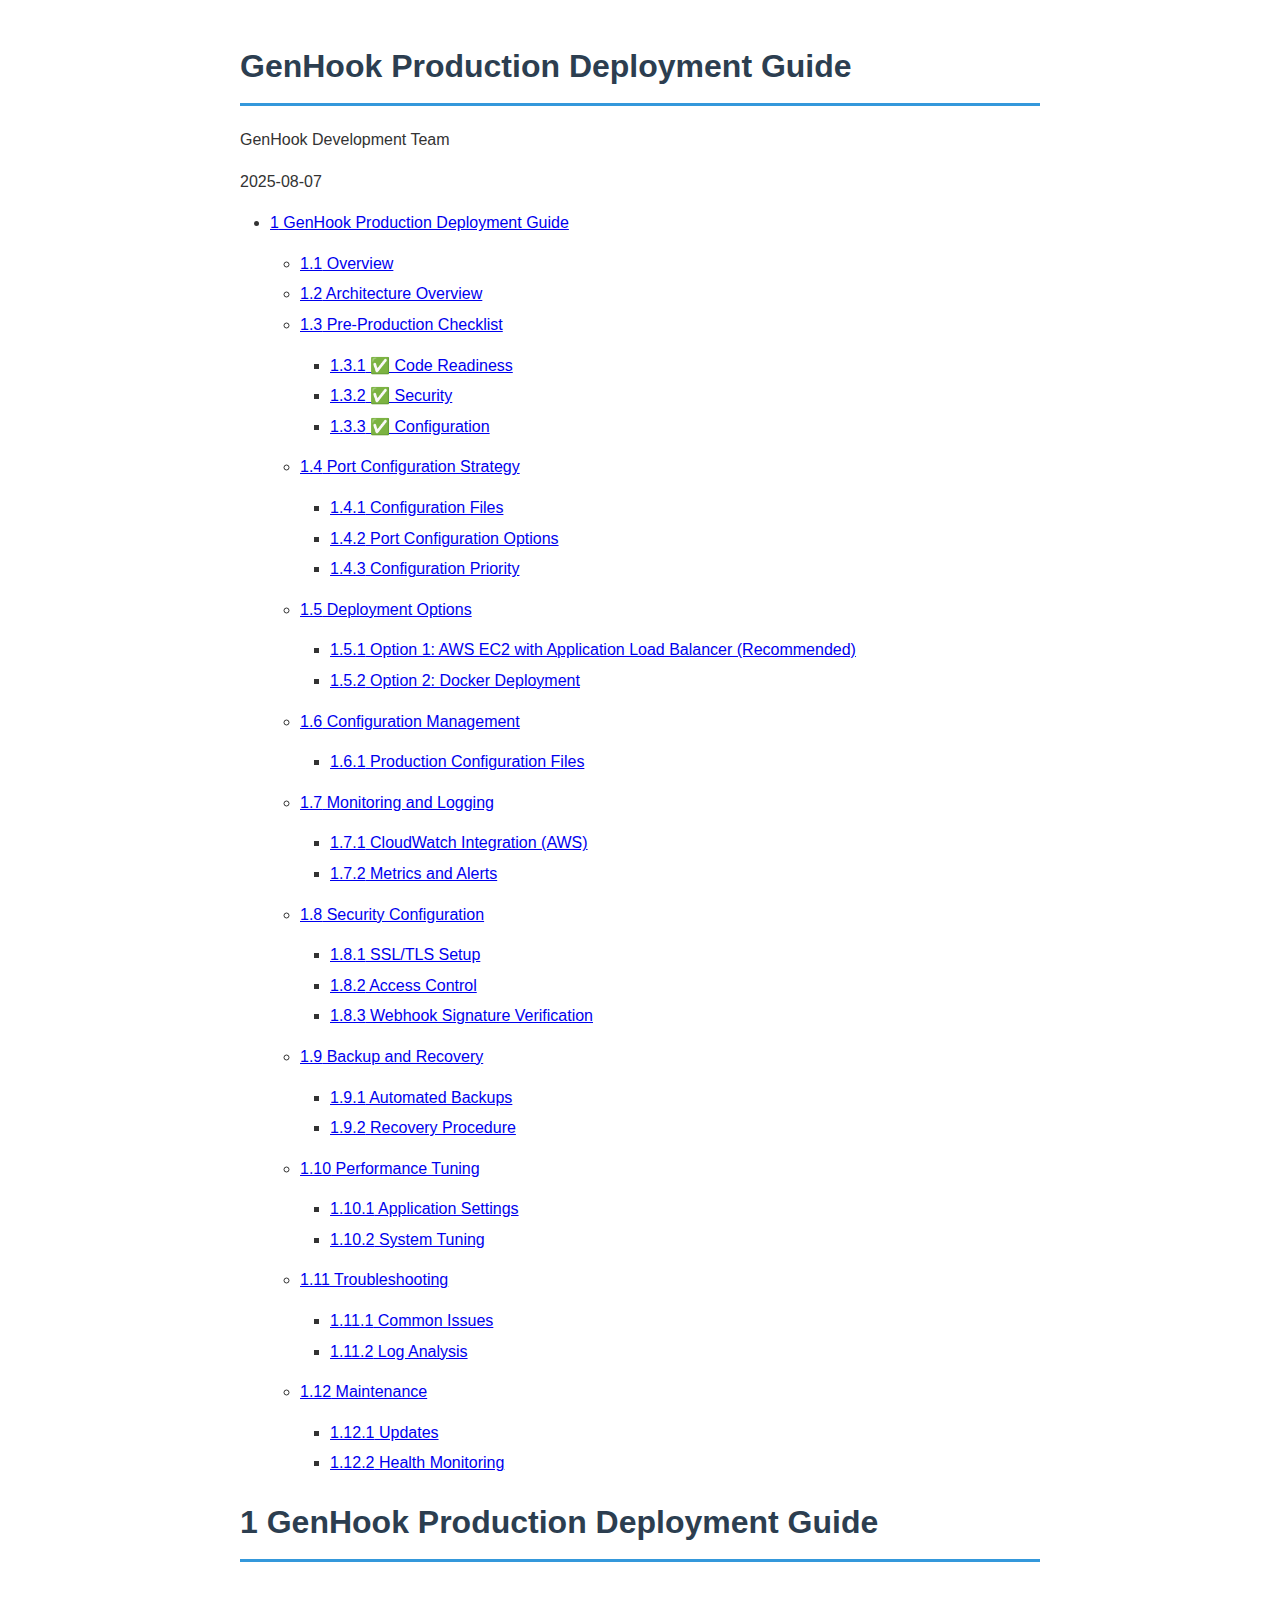
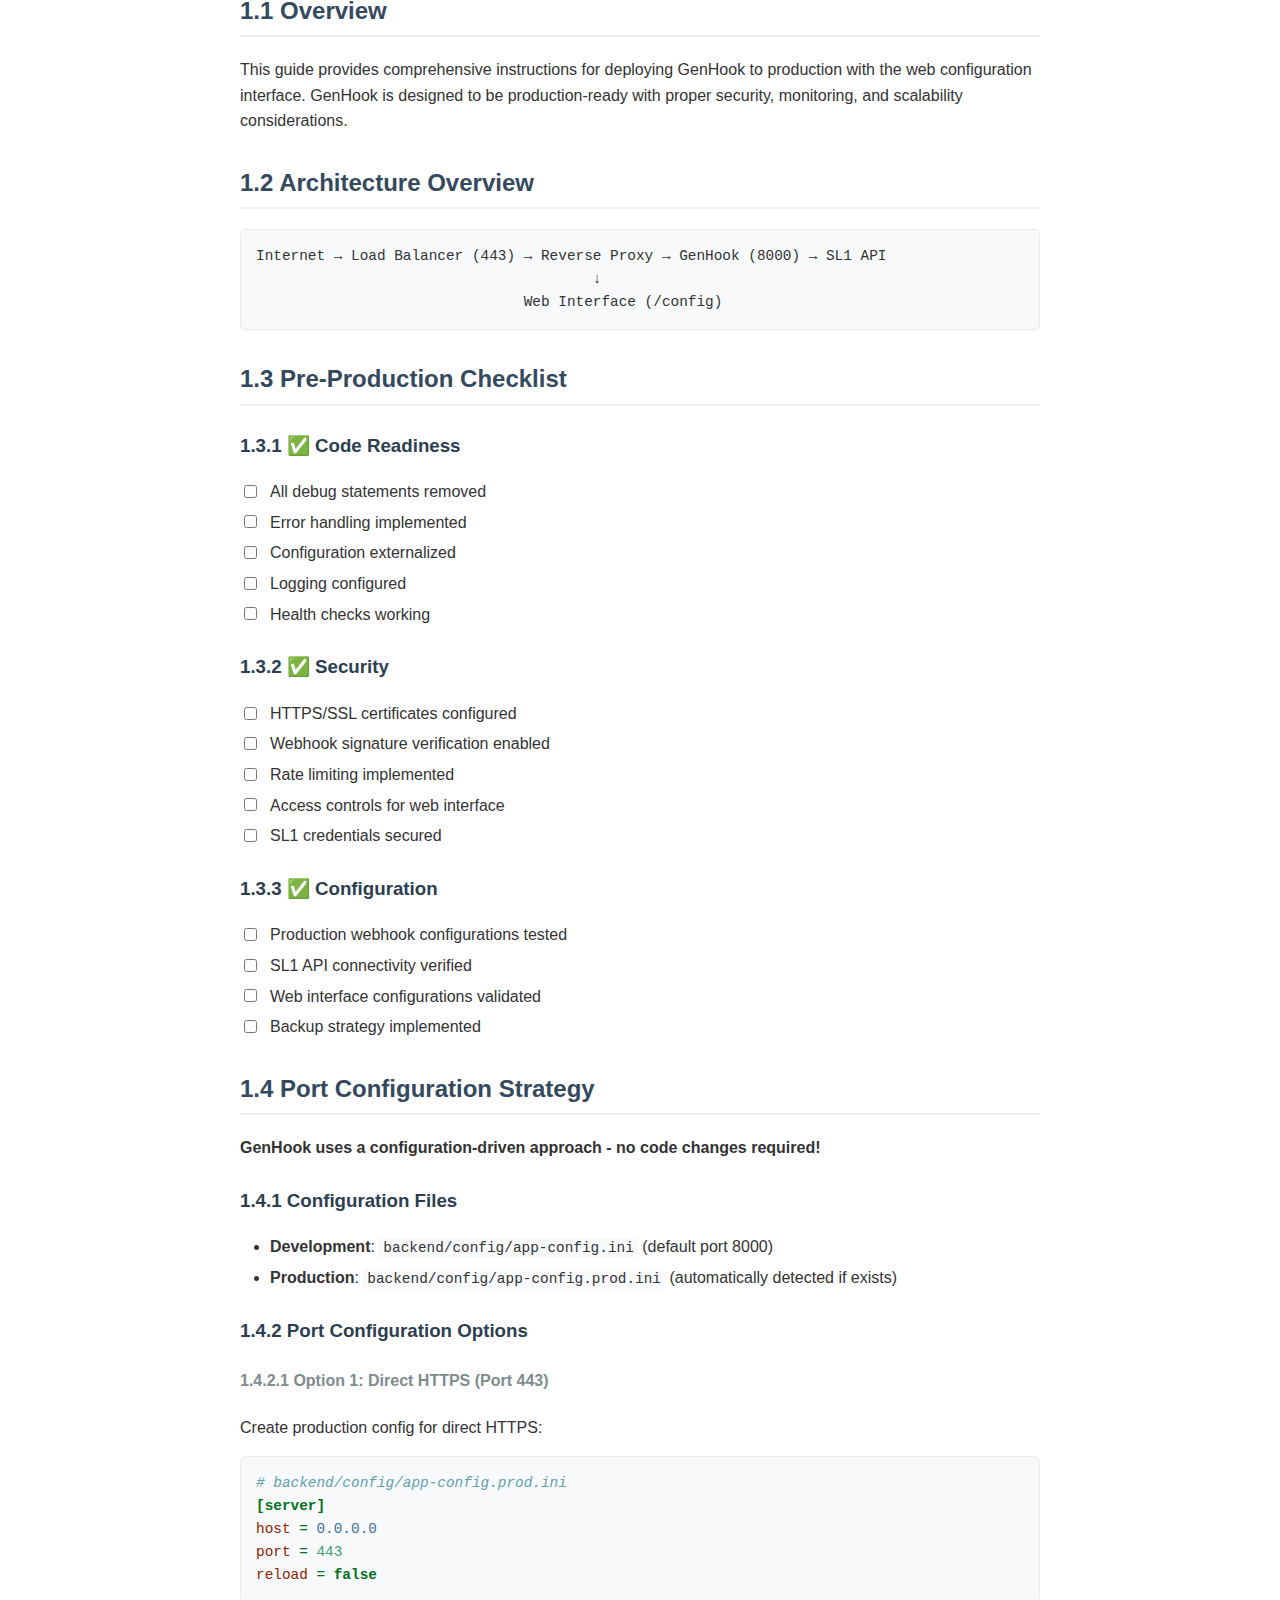
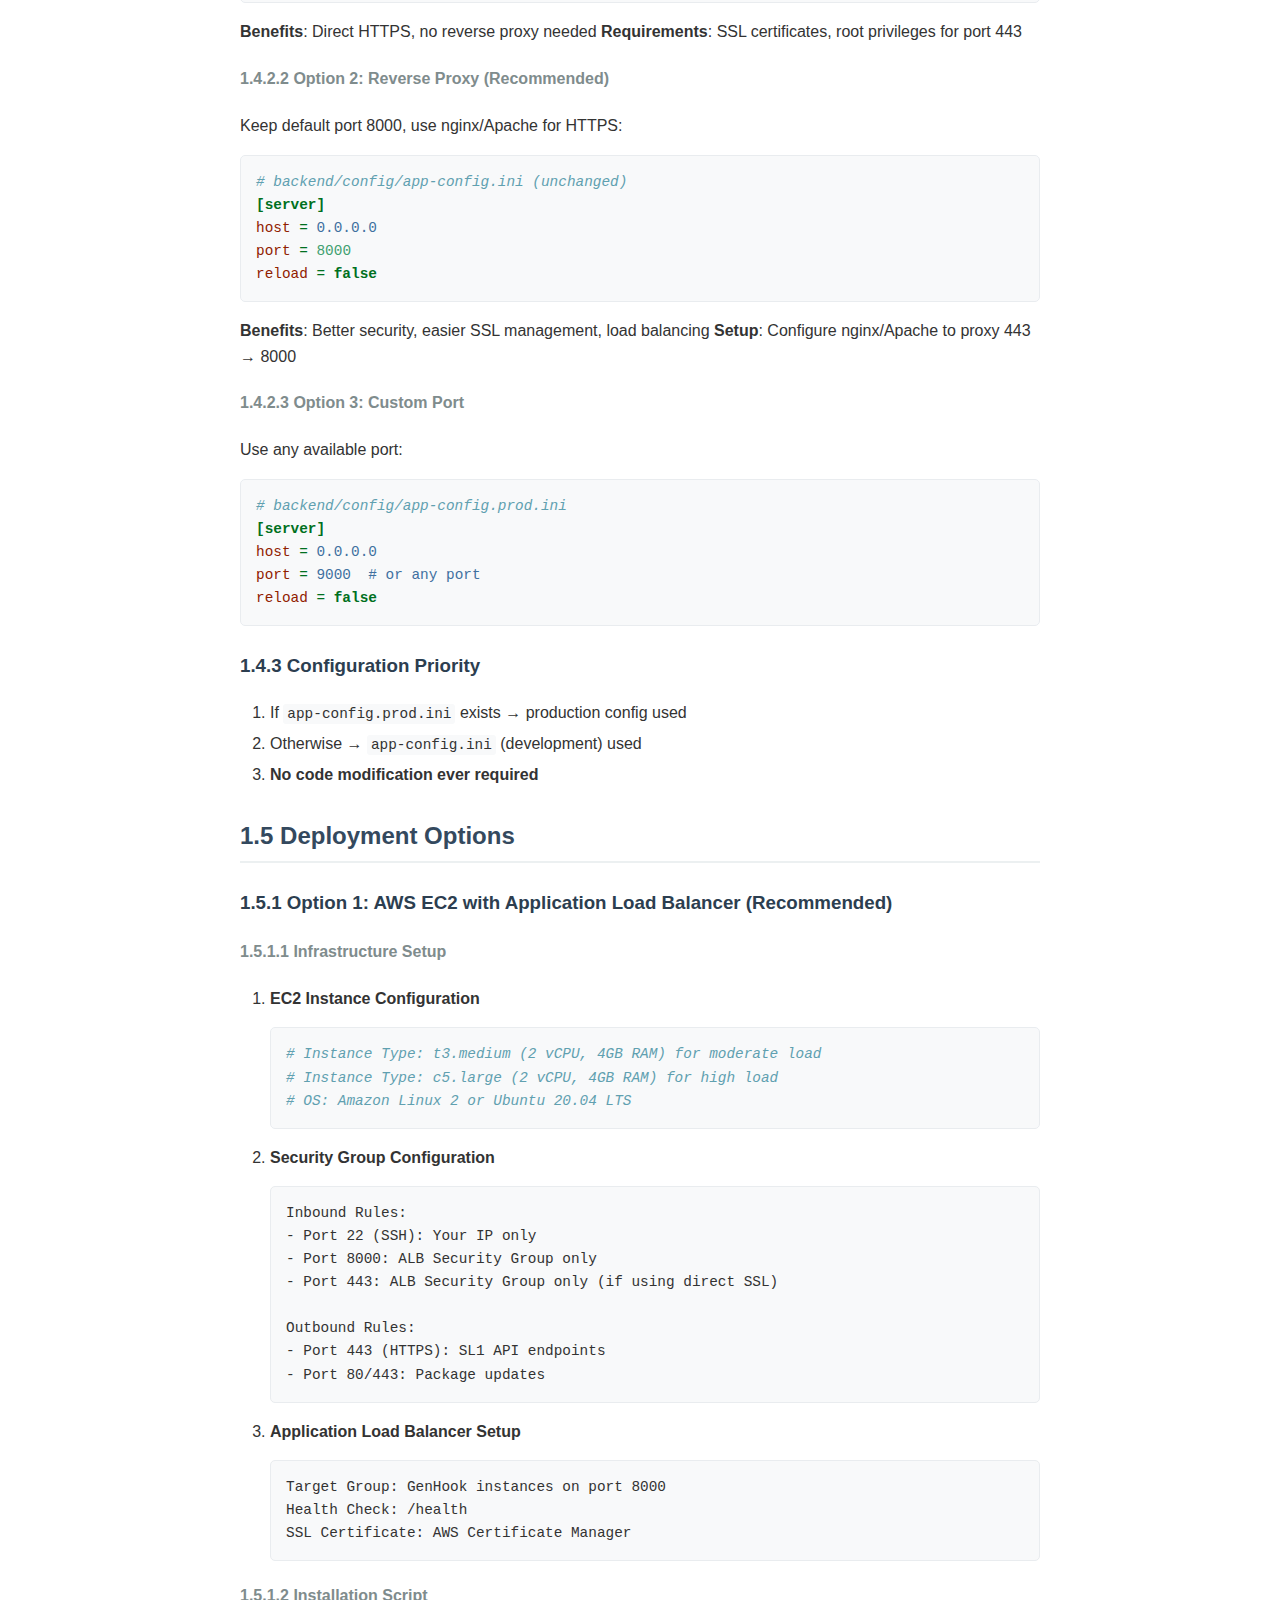
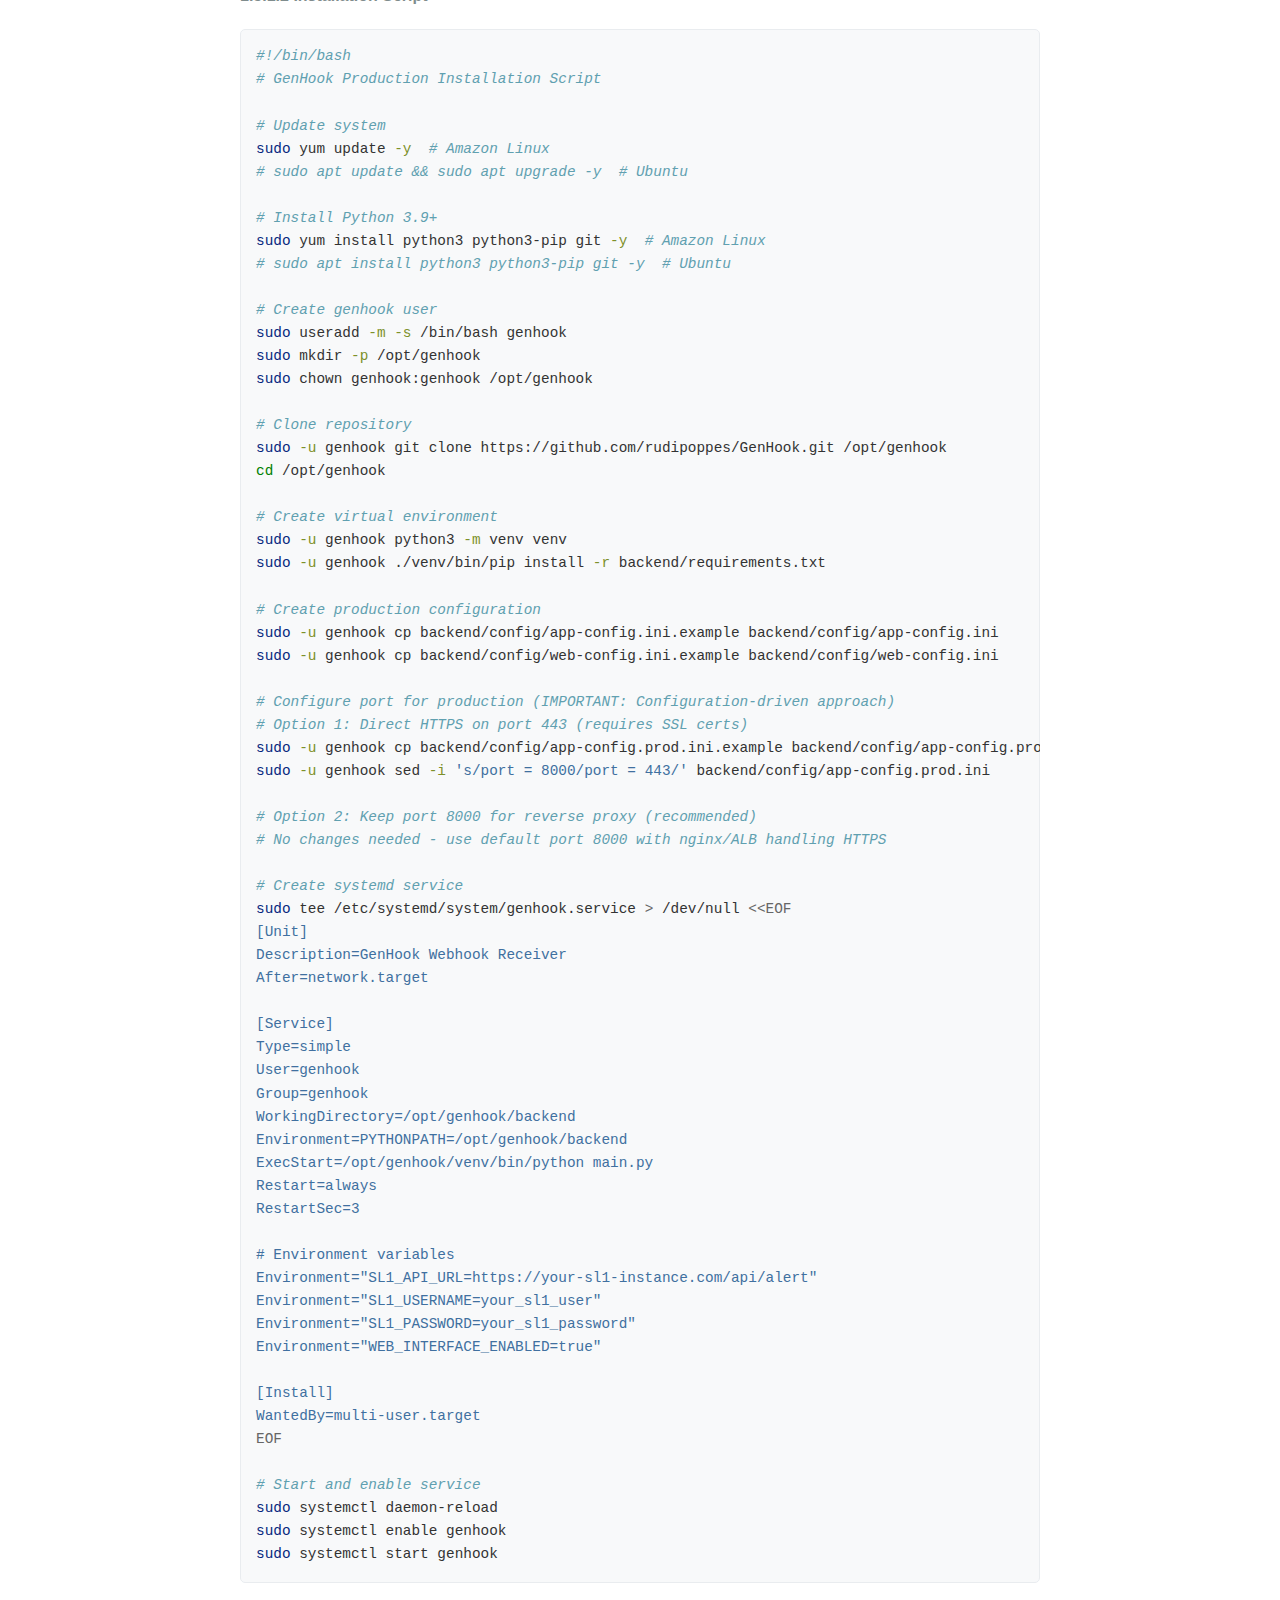
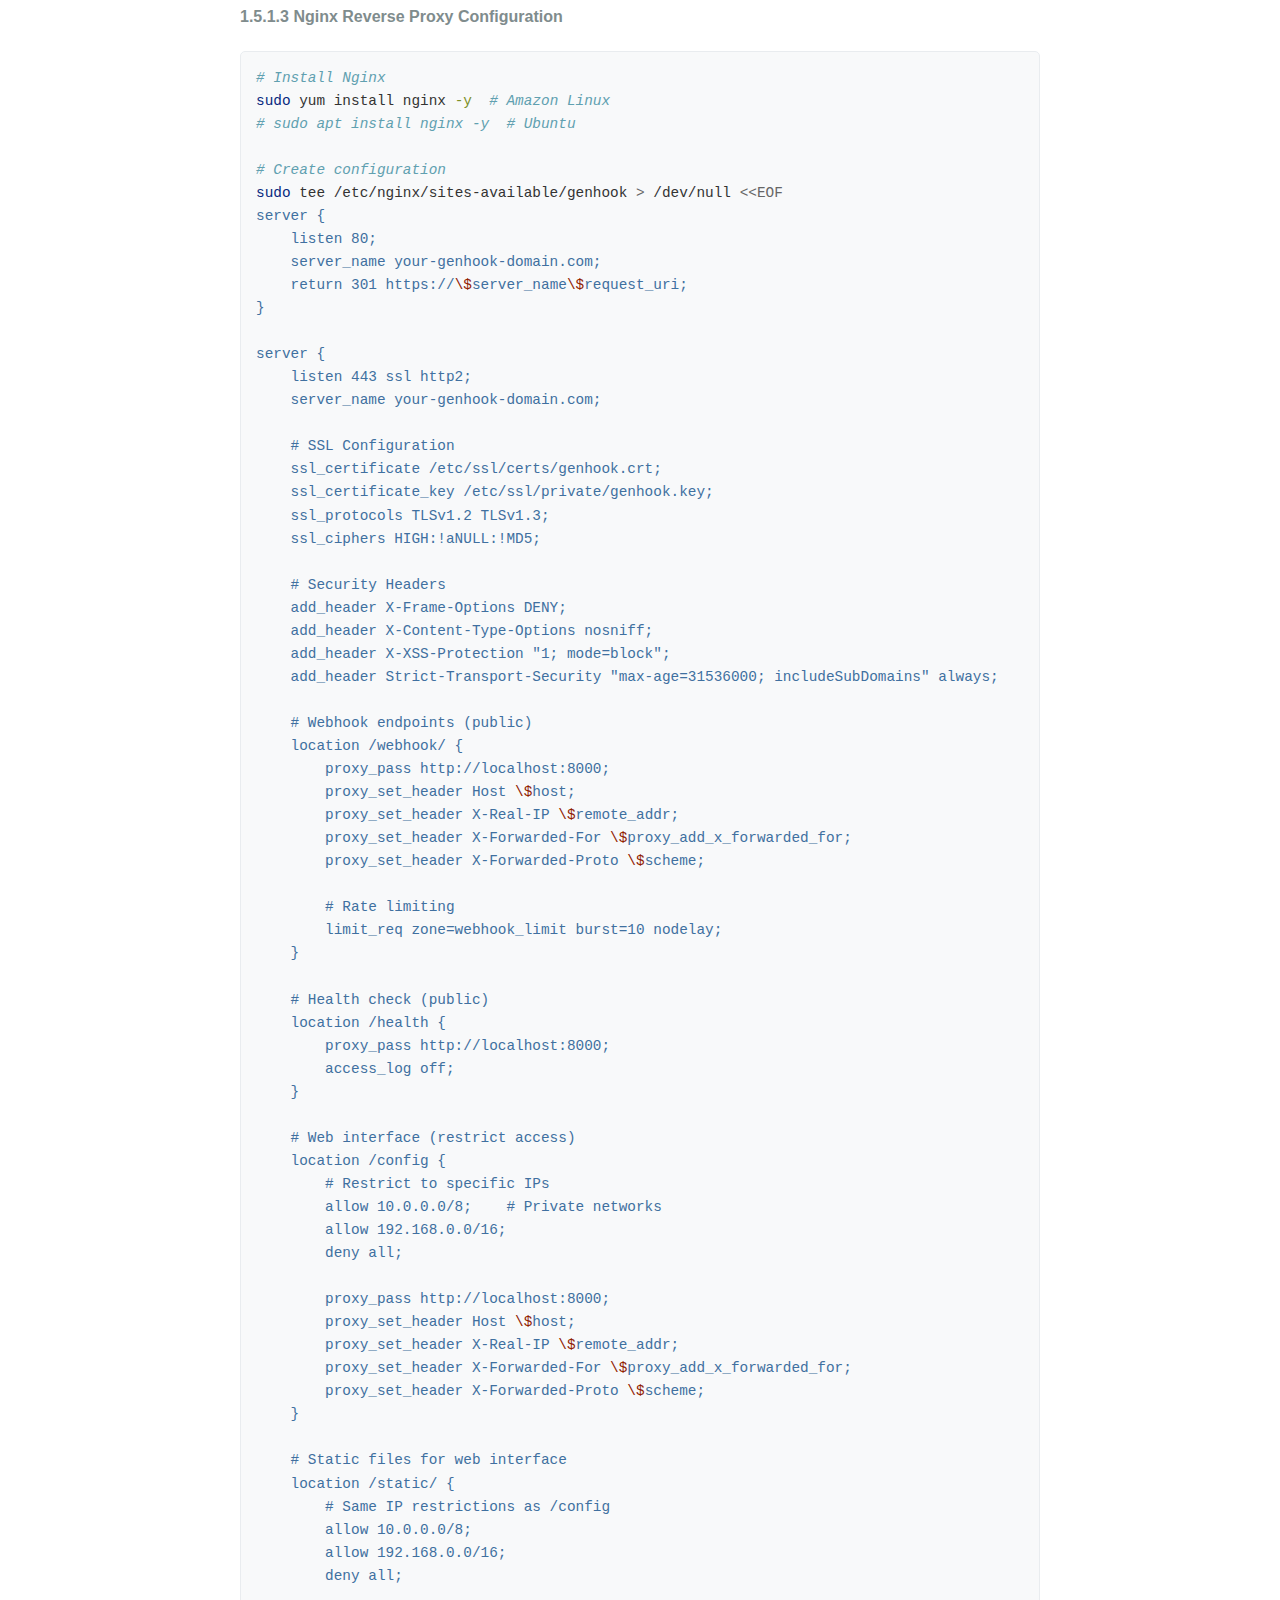
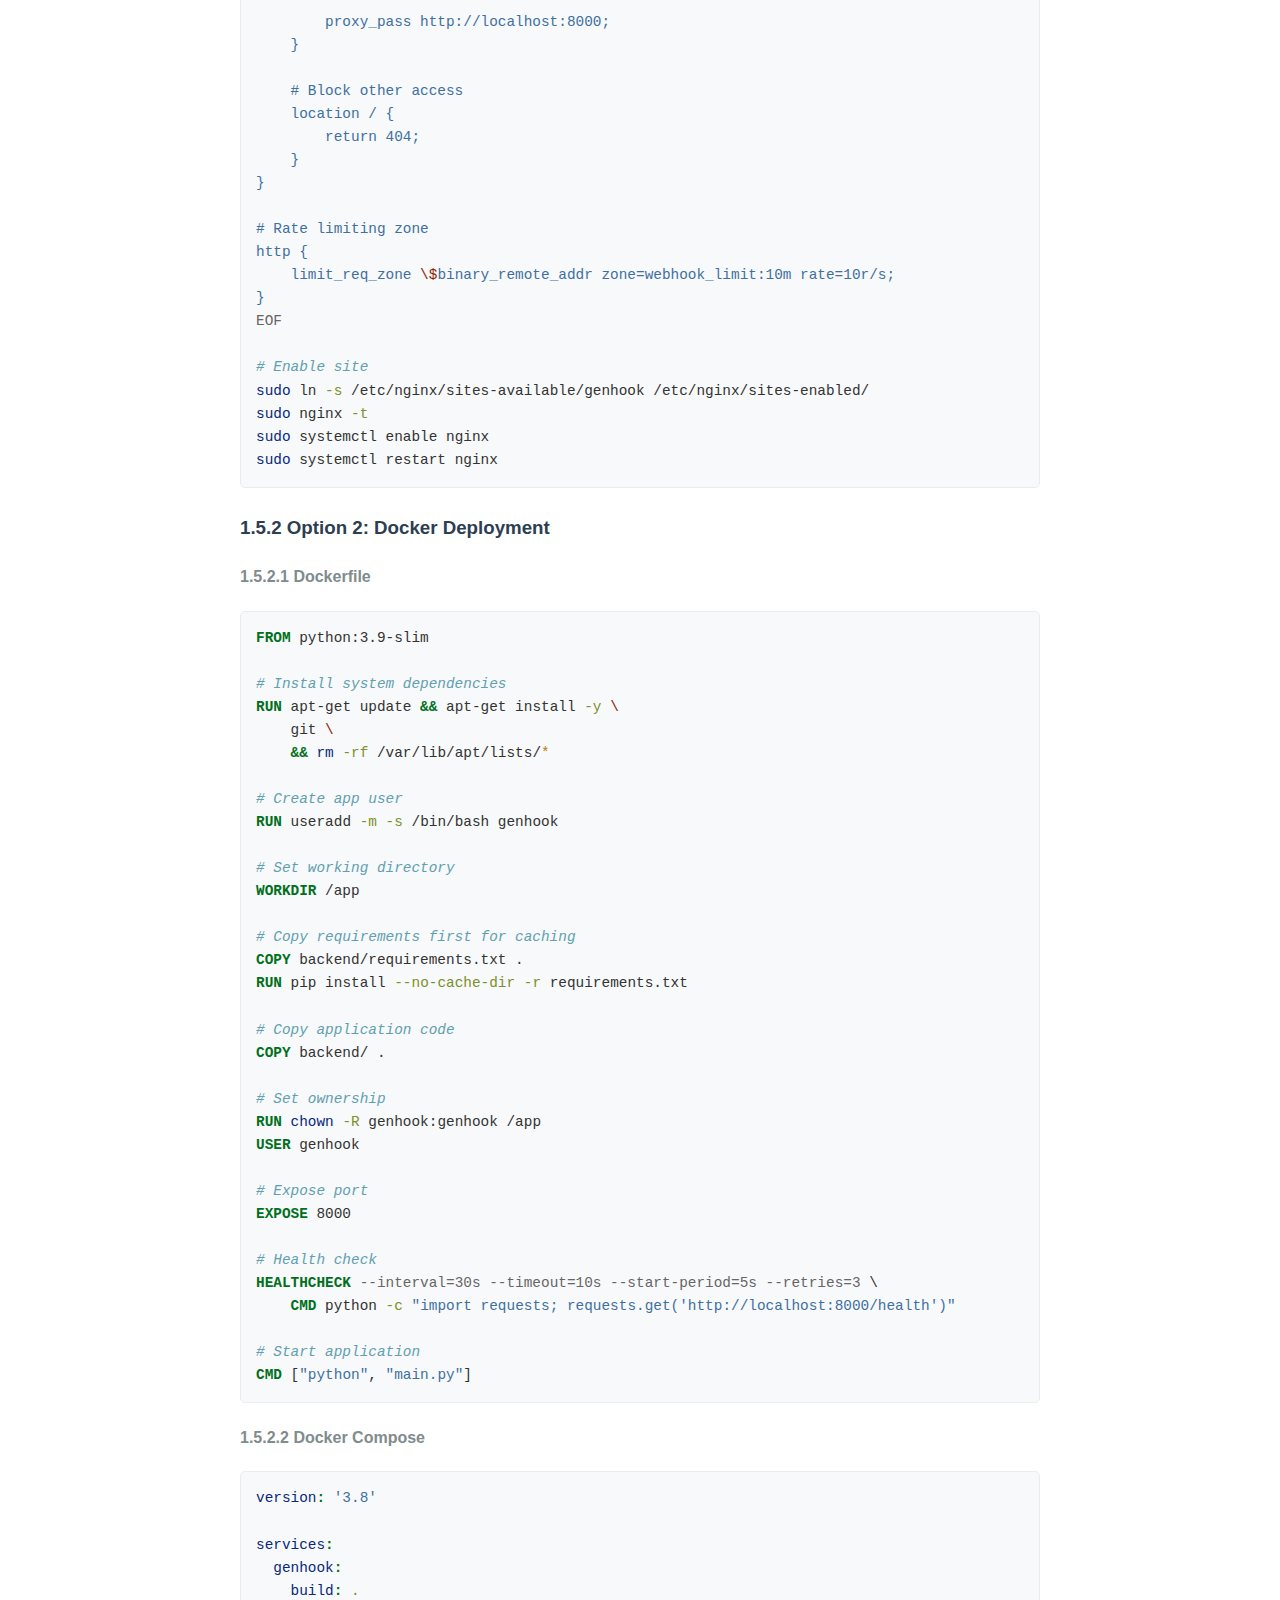
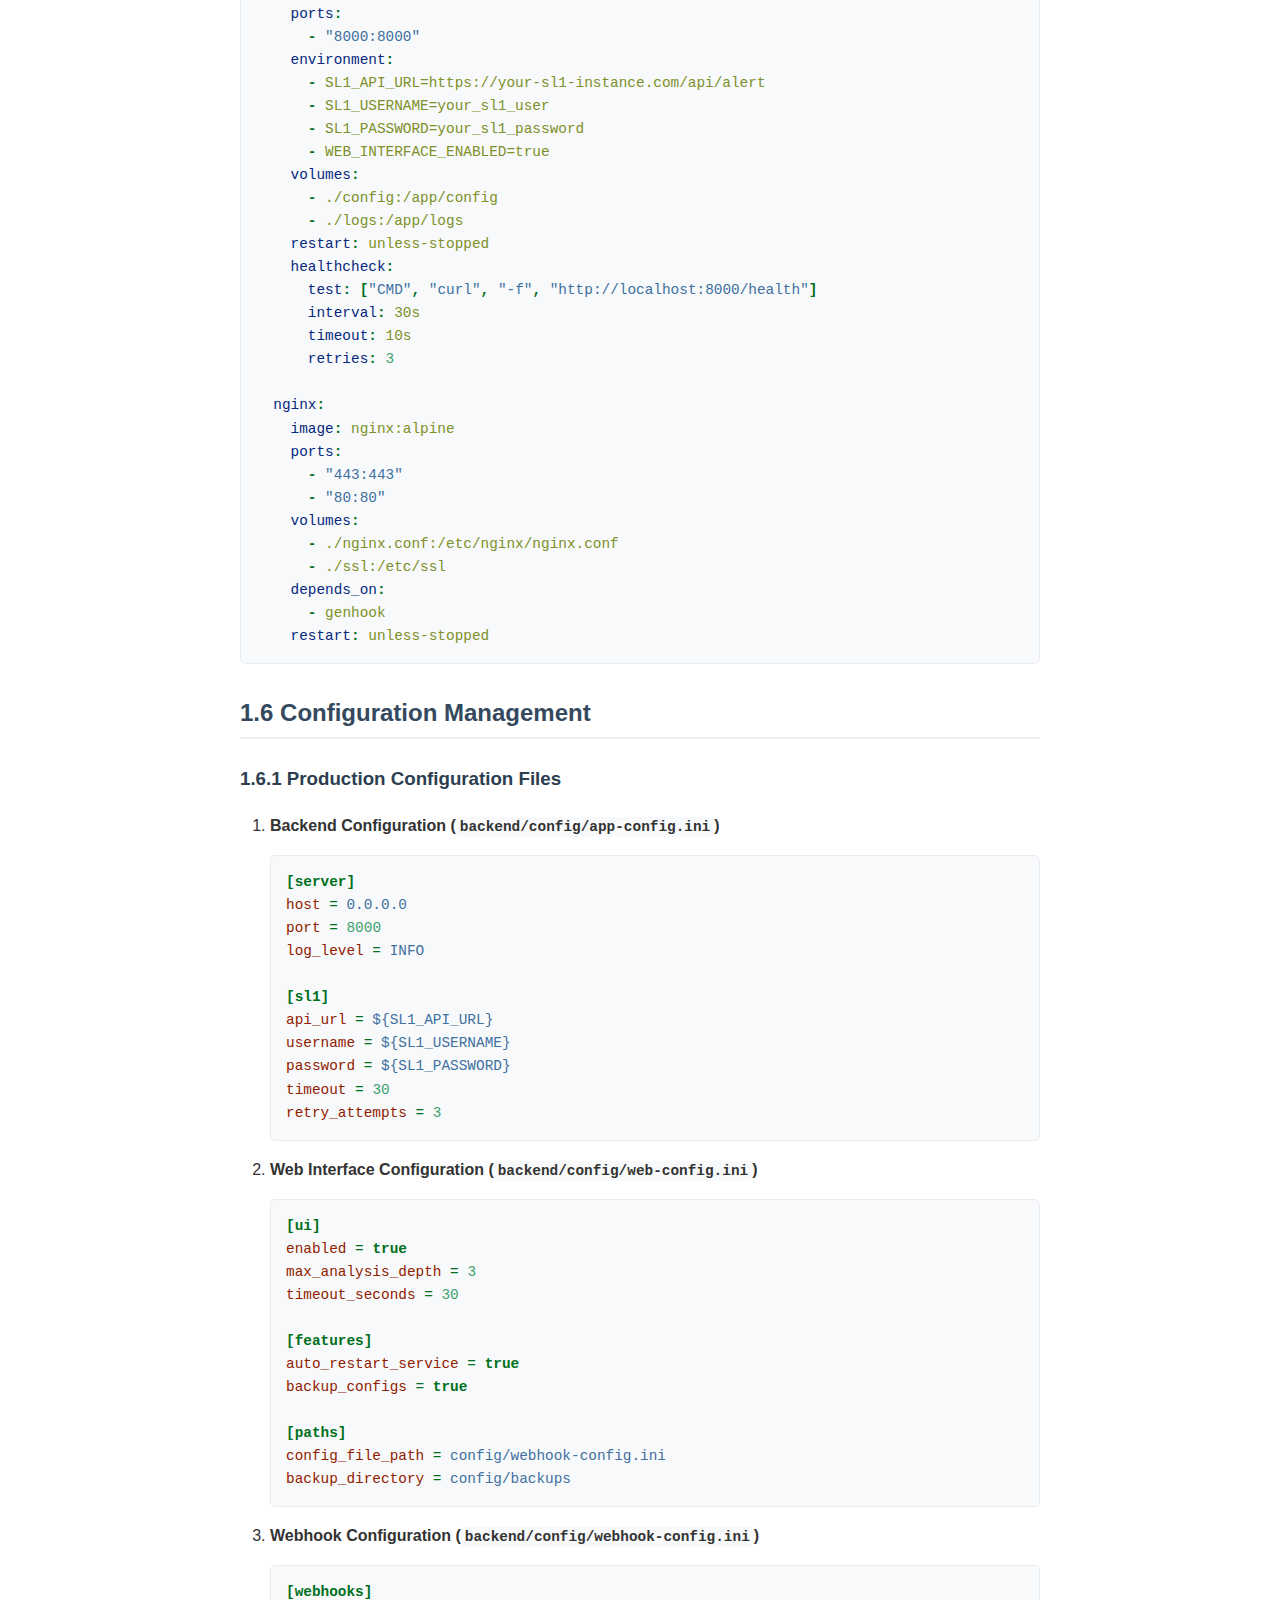
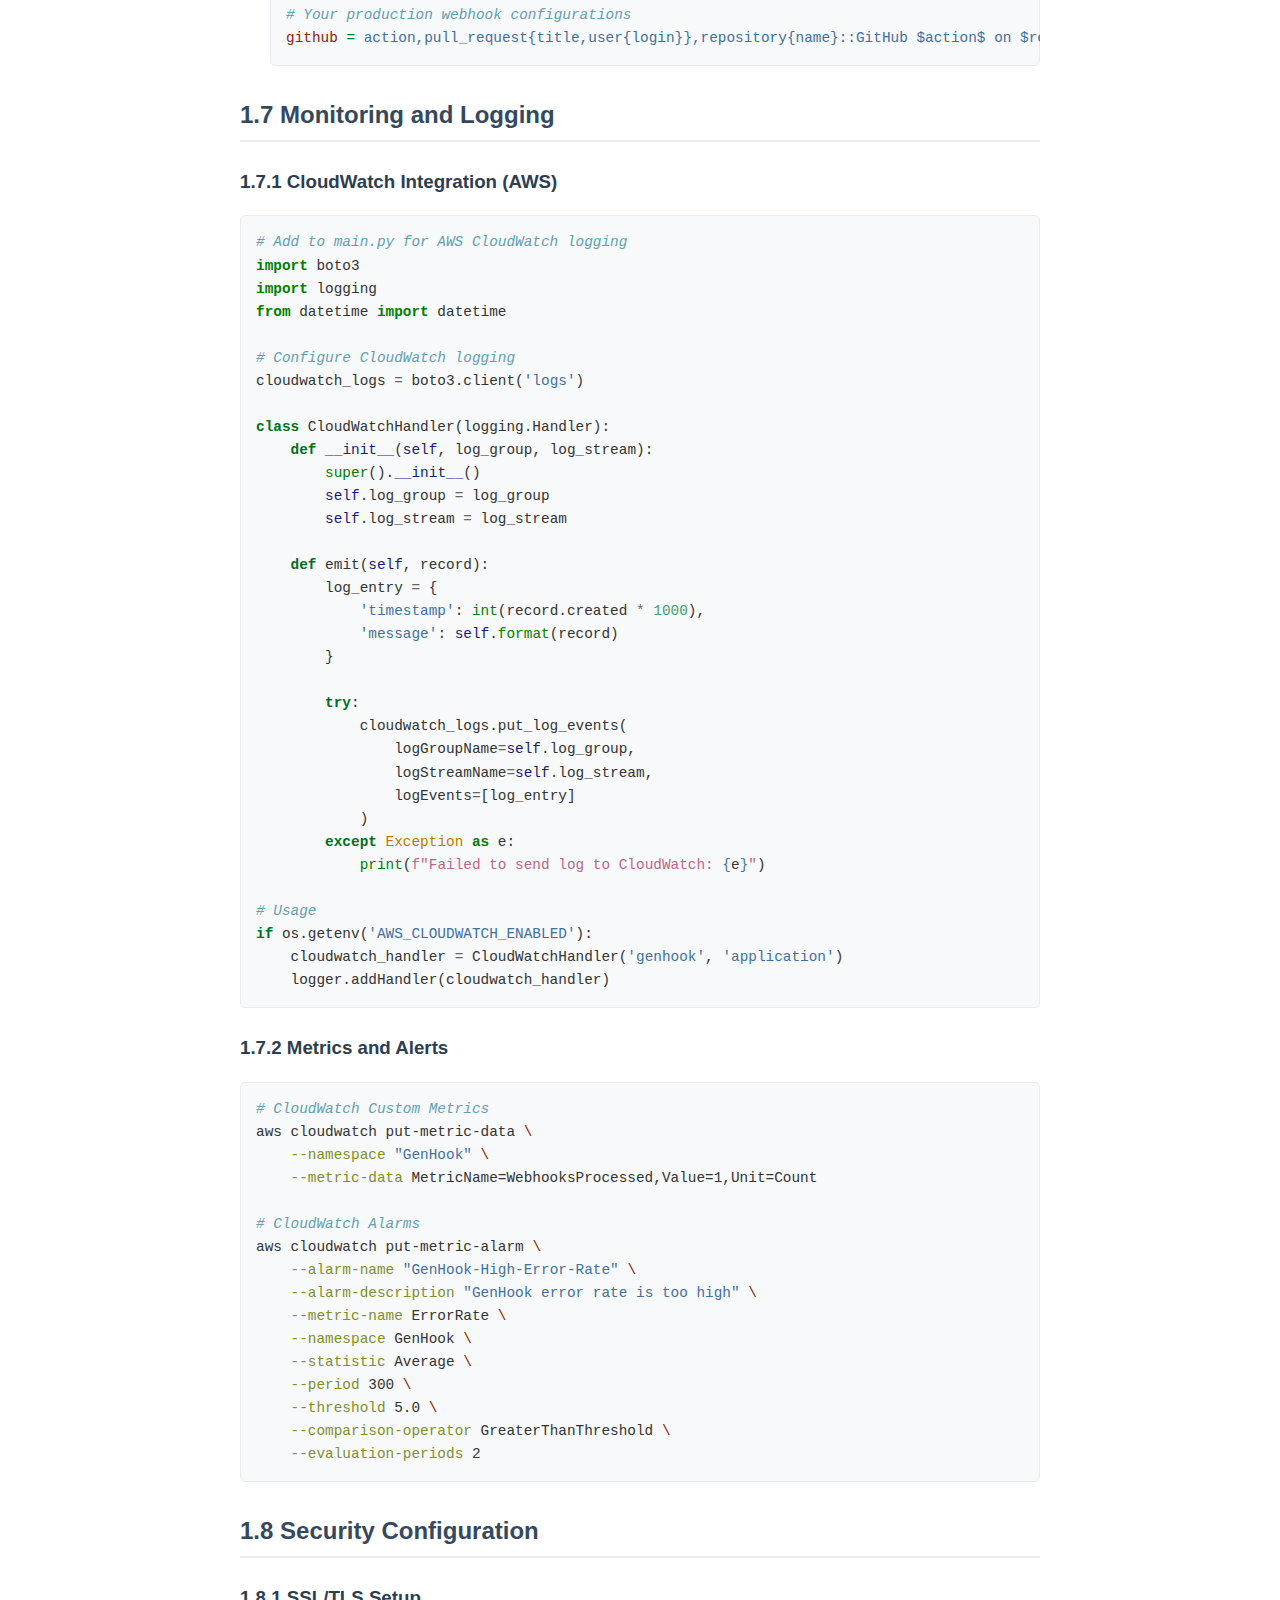
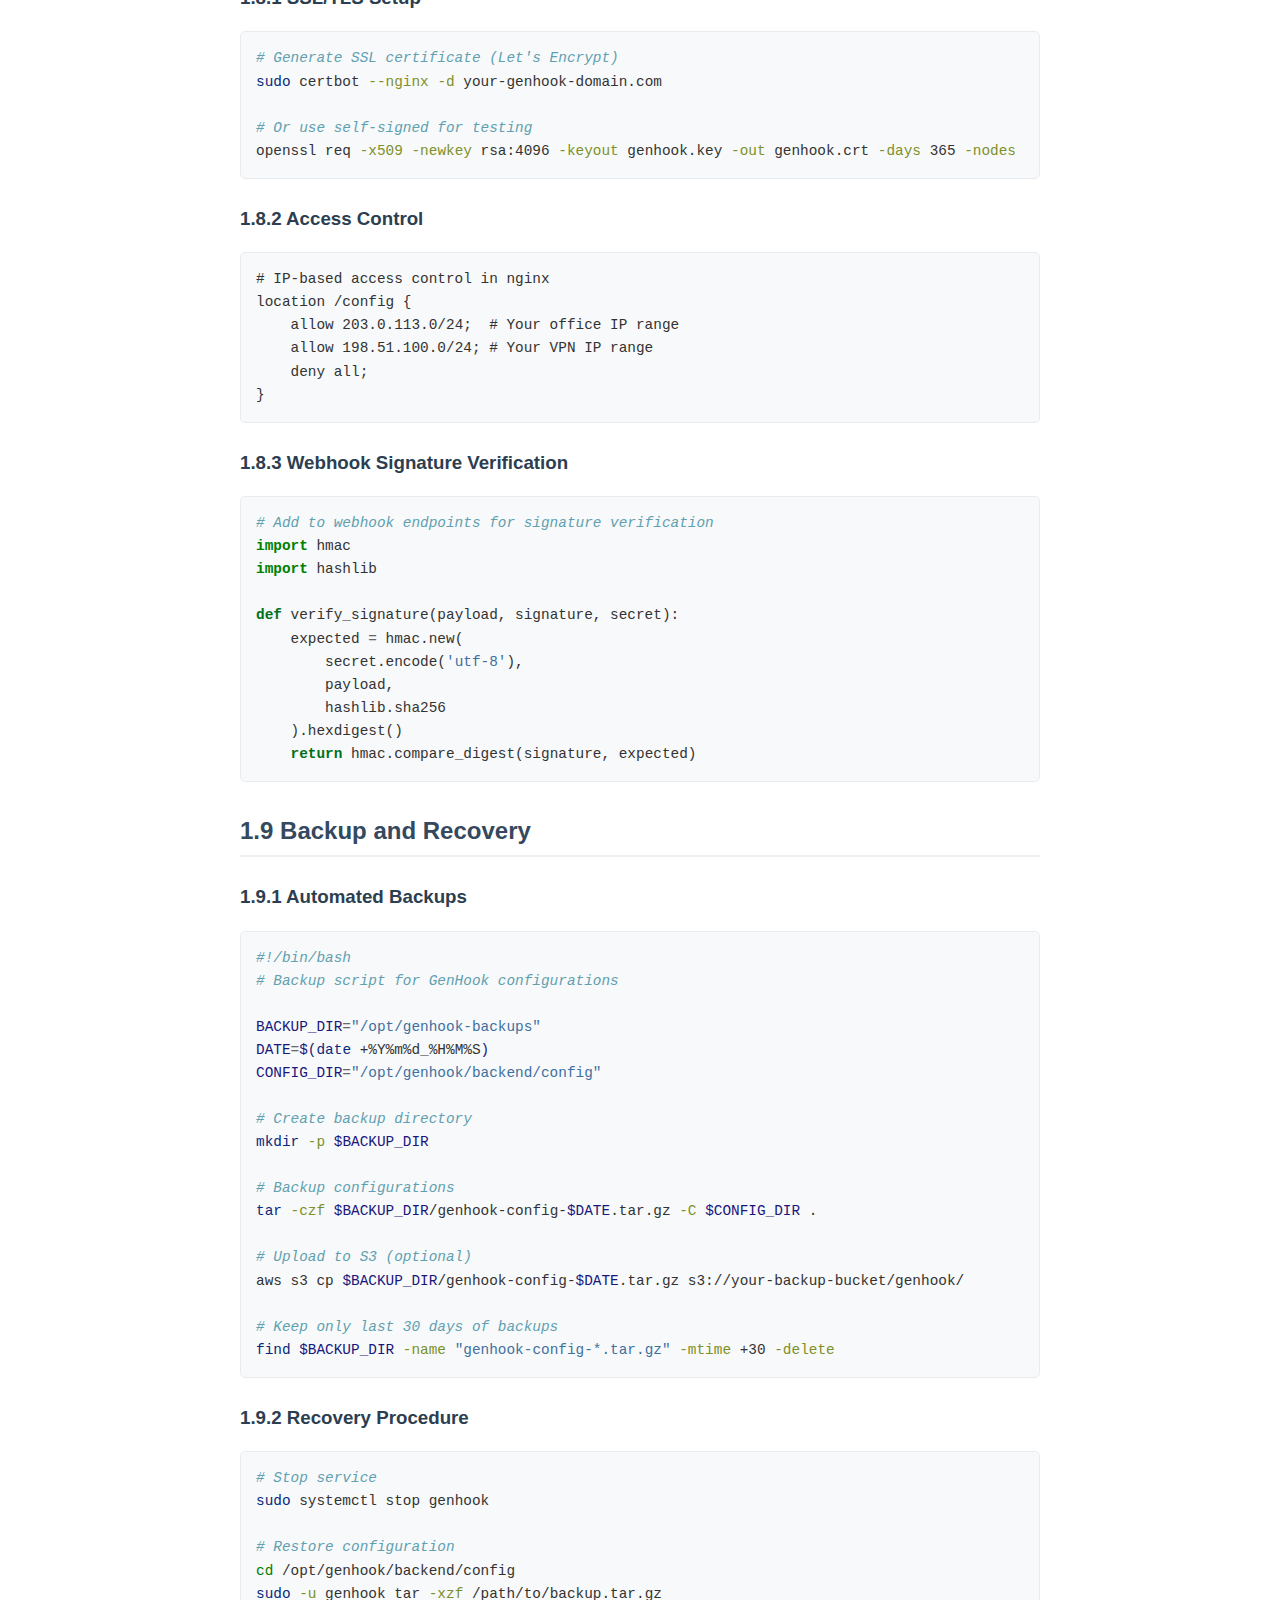
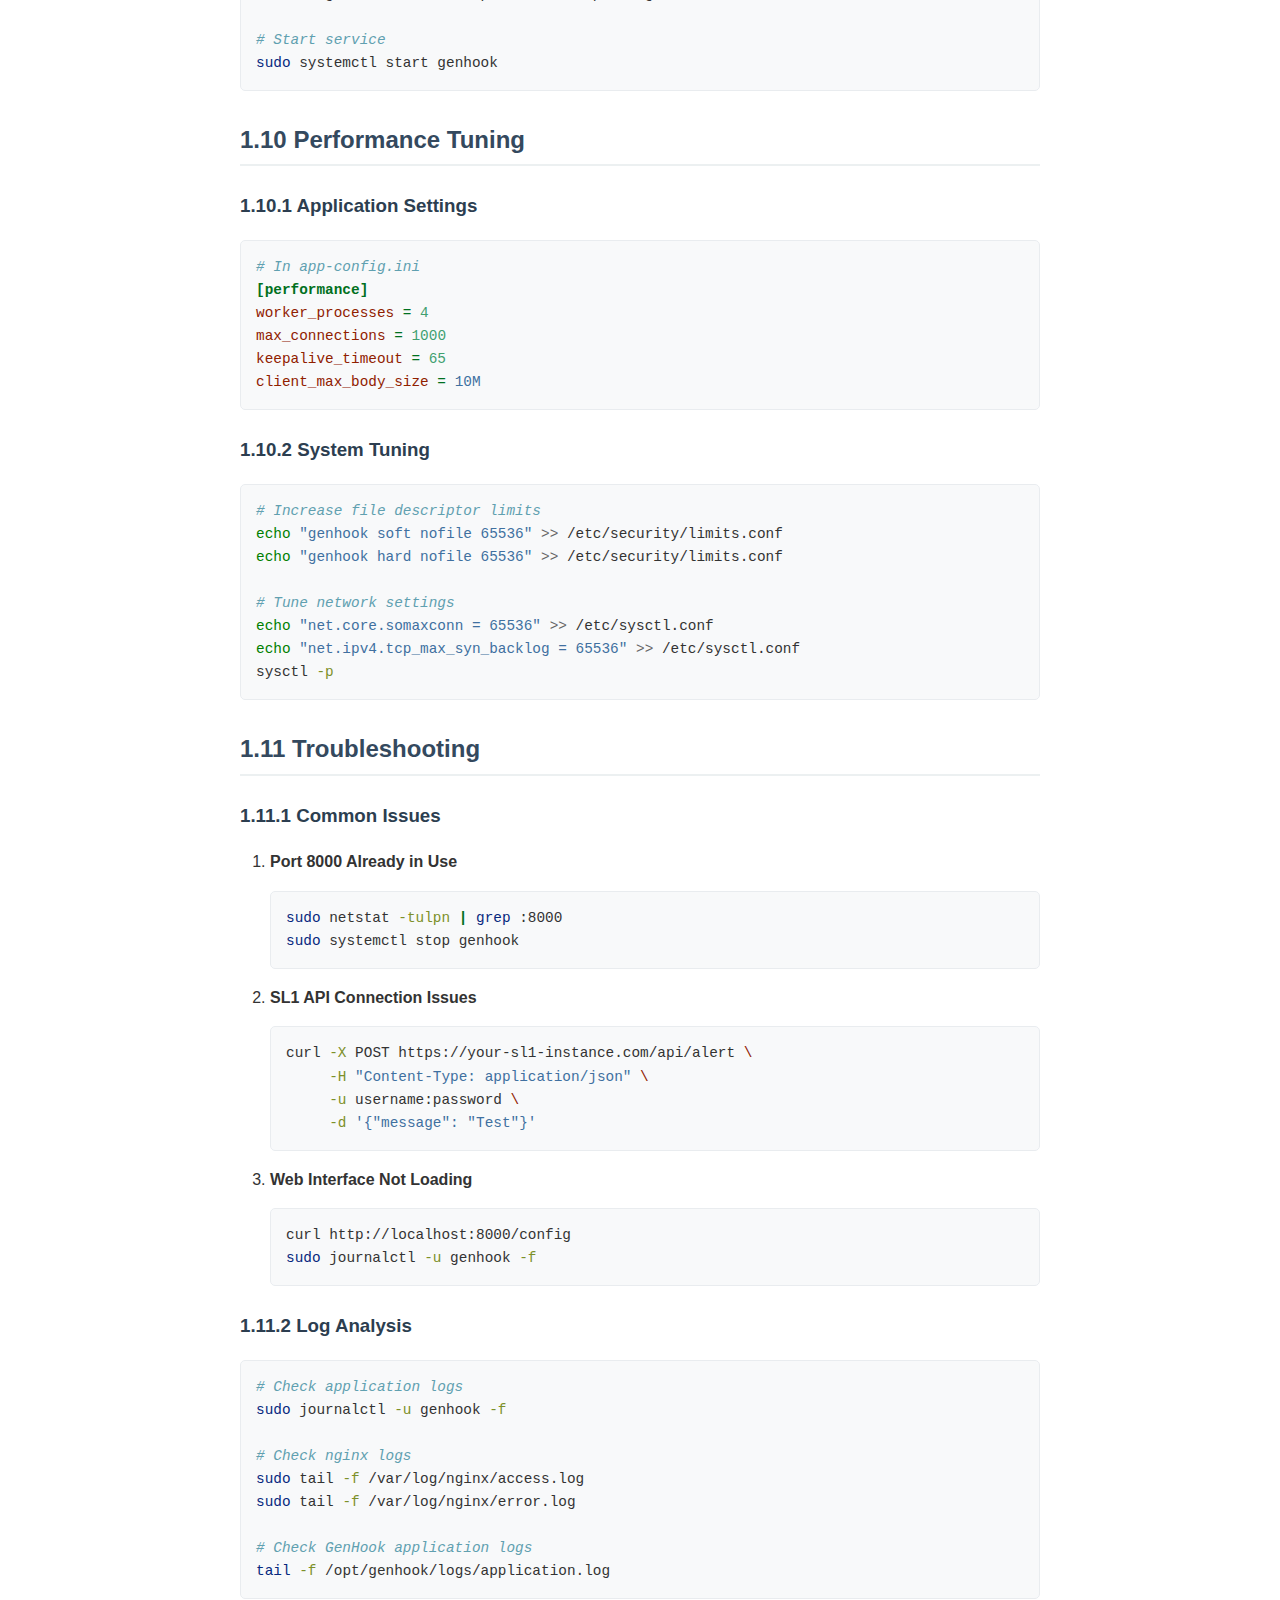
<file: docs/html/GenHook_Production_Deployment.html>
<!DOCTYPE html>
<html xmlns="http://www.w3.org/1999/xhtml" lang="" xml:lang="">
<head>
  <meta charset="utf-8" />
  <meta name="generator" content="pandoc" />
  <meta name="viewport" content="width=device-width, initial-scale=1.0, user-scalable=yes" />
  <meta name="author" content="GenHook Development Team" />
  <meta name="dcterms.date" content="2025-08-07" />
  <title>GenHook Production Deployment Guide</title>
  <style>
    code{white-space: pre-wrap;}
    span.smallcaps{font-variant: small-caps;}
    div.columns{display: flex; gap: min(4vw, 1.5em);}
    div.column{flex: auto; overflow-x: auto;}
    div.hanging-indent{margin-left: 1.5em; text-indent: -1.5em;}
    /* The extra [class] is a hack that increases specificity enough to
       override a similar rule in reveal.js */
    ul.task-list[class]{list-style: none;}
    ul.task-list li input[type="checkbox"] {
      font-size: inherit;
      width: 0.8em;
      margin: 0 0.8em 0.2em -1.6em;
      vertical-align: middle;
    }
    .display.math{display: block; text-align: center; margin: 0.5rem auto;}
    /* CSS for syntax highlighting */
    html { -webkit-text-size-adjust: 100%; }
    pre > code.sourceCode { white-space: pre; position: relative; }
    pre > code.sourceCode > span { display: inline-block; line-height: 1.25; }
    pre > code.sourceCode > span:empty { height: 1.2em; }
    .sourceCode { overflow: visible; }
    code.sourceCode > span { color: inherit; text-decoration: inherit; }
    div.sourceCode { margin: 1em 0; }
    pre.sourceCode { margin: 0; }
    @media screen {
    div.sourceCode { overflow: auto; }
    }
    @media print {
    pre > code.sourceCode { white-space: pre-wrap; }
    pre > code.sourceCode > span { text-indent: -5em; padding-left: 5em; }
    }
    pre.numberSource code
      { counter-reset: source-line 0; }
    pre.numberSource code > span
      { position: relative; left: -4em; counter-increment: source-line; }
    pre.numberSource code > span > a:first-child::before
      { content: counter(source-line);
        position: relative; left: -1em; text-align: right; vertical-align: baseline;
        border: none; display: inline-block;
        -webkit-touch-callout: none; -webkit-user-select: none;
        -khtml-user-select: none; -moz-user-select: none;
        -ms-user-select: none; user-select: none;
        padding: 0 4px; width: 4em;
        color: #aaaaaa;
      }
    pre.numberSource { margin-left: 3em; border-left: 1px solid #aaaaaa;  padding-left: 4px; }
    div.sourceCode
      {   }
    @media screen {
    pre > code.sourceCode > span > a:first-child::before { text-decoration: underline; }
    }
    code span.al { color: #ff0000; font-weight: bold; } /* Alert */
    code span.an { color: #60a0b0; font-weight: bold; font-style: italic; } /* Annotation */
    code span.at { color: #7d9029; } /* Attribute */
    code span.bn { color: #40a070; } /* BaseN */
    code span.bu { color: #008000; } /* BuiltIn */
    code span.cf { color: #007020; font-weight: bold; } /* ControlFlow */
    code span.ch { color: #4070a0; } /* Char */
    code span.cn { color: #880000; } /* Constant */
    code span.co { color: #60a0b0; font-style: italic; } /* Comment */
    code span.cv { color: #60a0b0; font-weight: bold; font-style: italic; } /* CommentVar */
    code span.do { color: #ba2121; font-style: italic; } /* Documentation */
    code span.dt { color: #902000; } /* DataType */
    code span.dv { color: #40a070; } /* DecVal */
    code span.er { color: #ff0000; font-weight: bold; } /* Error */
    code span.ex { } /* Extension */
    code span.fl { color: #40a070; } /* Float */
    code span.fu { color: #06287e; } /* Function */
    code span.im { color: #008000; font-weight: bold; } /* Import */
    code span.in { color: #60a0b0; font-weight: bold; font-style: italic; } /* Information */
    code span.kw { color: #007020; font-weight: bold; } /* Keyword */
    code span.op { color: #666666; } /* Operator */
    code span.ot { color: #007020; } /* Other */
    code span.pp { color: #bc7a00; } /* Preprocessor */
    code span.sc { color: #4070a0; } /* SpecialChar */
    code span.ss { color: #bb6688; } /* SpecialString */
    code span.st { color: #4070a0; } /* String */
    code span.va { color: #19177c; } /* Variable */
    code span.vs { color: #4070a0; } /* VerbatimString */
    code span.wa { color: #60a0b0; font-weight: bold; font-style: italic; } /* Warning */
  </style>
  <link rel="stylesheet" href="../styles.css" />
</head>
<body>
<header id="title-block-header">
<h1 class="title">GenHook Production Deployment Guide</h1>
<p class="author">GenHook Development Team</p>
<p class="date">2025-08-07</p>
</header>
<nav id="TOC" role="doc-toc">
<ul>
<li><a href="#genhook-production-deployment-guide"
id="toc-genhook-production-deployment-guide"><span
class="toc-section-number">1</span> GenHook Production Deployment
Guide</a>
<ul>
<li><a href="#overview" id="toc-overview"><span
class="toc-section-number">1.1</span> Overview</a></li>
<li><a href="#architecture-overview"
id="toc-architecture-overview"><span
class="toc-section-number">1.2</span> Architecture Overview</a></li>
<li><a href="#pre-production-checklist"
id="toc-pre-production-checklist"><span
class="toc-section-number">1.3</span> Pre-Production Checklist</a>
<ul>
<li><a href="#code-readiness" id="toc-code-readiness"><span
class="toc-section-number">1.3.1</span> ✅ Code Readiness</a></li>
<li><a href="#security" id="toc-security"><span
class="toc-section-number">1.3.2</span> ✅ Security</a></li>
<li><a href="#configuration" id="toc-configuration"><span
class="toc-section-number">1.3.3</span> ✅ Configuration</a></li>
</ul></li>
<li><a href="#port-configuration-strategy"
id="toc-port-configuration-strategy"><span
class="toc-section-number">1.4</span> Port Configuration Strategy</a>
<ul>
<li><a href="#configuration-files" id="toc-configuration-files"><span
class="toc-section-number">1.4.1</span> Configuration Files</a></li>
<li><a href="#port-configuration-options"
id="toc-port-configuration-options"><span
class="toc-section-number">1.4.2</span> Port Configuration
Options</a></li>
<li><a href="#configuration-priority"
id="toc-configuration-priority"><span
class="toc-section-number">1.4.3</span> Configuration Priority</a></li>
</ul></li>
<li><a href="#deployment-options" id="toc-deployment-options"><span
class="toc-section-number">1.5</span> Deployment Options</a>
<ul>
<li><a
href="#option-1-aws-ec2-with-application-load-balancer-recommended"
id="toc-option-1-aws-ec2-with-application-load-balancer-recommended"><span
class="toc-section-number">1.5.1</span> Option 1: AWS EC2 with
Application Load Balancer (Recommended)</a></li>
<li><a href="#option-2-docker-deployment"
id="toc-option-2-docker-deployment"><span
class="toc-section-number">1.5.2</span> Option 2: Docker
Deployment</a></li>
</ul></li>
<li><a href="#configuration-management"
id="toc-configuration-management"><span
class="toc-section-number">1.6</span> Configuration Management</a>
<ul>
<li><a href="#production-configuration-files"
id="toc-production-configuration-files"><span
class="toc-section-number">1.6.1</span> Production Configuration
Files</a></li>
</ul></li>
<li><a href="#monitoring-and-logging"
id="toc-monitoring-and-logging"><span
class="toc-section-number">1.7</span> Monitoring and Logging</a>
<ul>
<li><a href="#cloudwatch-integration-aws"
id="toc-cloudwatch-integration-aws"><span
class="toc-section-number">1.7.1</span> CloudWatch Integration
(AWS)</a></li>
<li><a href="#metrics-and-alerts" id="toc-metrics-and-alerts"><span
class="toc-section-number">1.7.2</span> Metrics and Alerts</a></li>
</ul></li>
<li><a href="#security-configuration"
id="toc-security-configuration"><span
class="toc-section-number">1.8</span> Security Configuration</a>
<ul>
<li><a href="#ssltls-setup" id="toc-ssltls-setup"><span
class="toc-section-number">1.8.1</span> SSL/TLS Setup</a></li>
<li><a href="#access-control" id="toc-access-control"><span
class="toc-section-number">1.8.2</span> Access Control</a></li>
<li><a href="#webhook-signature-verification"
id="toc-webhook-signature-verification"><span
class="toc-section-number">1.8.3</span> Webhook Signature
Verification</a></li>
</ul></li>
<li><a href="#backup-and-recovery" id="toc-backup-and-recovery"><span
class="toc-section-number">1.9</span> Backup and Recovery</a>
<ul>
<li><a href="#automated-backups" id="toc-automated-backups"><span
class="toc-section-number">1.9.1</span> Automated Backups</a></li>
<li><a href="#recovery-procedure" id="toc-recovery-procedure"><span
class="toc-section-number">1.9.2</span> Recovery Procedure</a></li>
</ul></li>
<li><a href="#performance-tuning" id="toc-performance-tuning"><span
class="toc-section-number">1.10</span> Performance Tuning</a>
<ul>
<li><a href="#application-settings" id="toc-application-settings"><span
class="toc-section-number">1.10.1</span> Application Settings</a></li>
<li><a href="#system-tuning" id="toc-system-tuning"><span
class="toc-section-number">1.10.2</span> System Tuning</a></li>
</ul></li>
<li><a href="#troubleshooting" id="toc-troubleshooting"><span
class="toc-section-number">1.11</span> Troubleshooting</a>
<ul>
<li><a href="#common-issues" id="toc-common-issues"><span
class="toc-section-number">1.11.1</span> Common Issues</a></li>
<li><a href="#log-analysis" id="toc-log-analysis"><span
class="toc-section-number">1.11.2</span> Log Analysis</a></li>
</ul></li>
<li><a href="#maintenance" id="toc-maintenance"><span
class="toc-section-number">1.12</span> Maintenance</a>
<ul>
<li><a href="#updates" id="toc-updates"><span
class="toc-section-number">1.12.1</span> Updates</a></li>
<li><a href="#health-monitoring" id="toc-health-monitoring"><span
class="toc-section-number">1.12.2</span> Health Monitoring</a></li>
</ul></li>
</ul></li>
</ul>
</nav>
<h1 data-number="1" id="genhook-production-deployment-guide"><span
class="header-section-number">1</span> GenHook Production Deployment
Guide</h1>
<h2 data-number="1.1" id="overview"><span
class="header-section-number">1.1</span> Overview</h2>
<p>This guide provides comprehensive instructions for deploying GenHook
to production with the web configuration interface. GenHook is designed
to be production-ready with proper security, monitoring, and scalability
considerations.</p>
<h2 data-number="1.2" id="architecture-overview"><span
class="header-section-number">1.2</span> Architecture Overview</h2>
<pre><code>Internet → Load Balancer (443) → Reverse Proxy → GenHook (8000) → SL1 API
                                       ↓
                               Web Interface (/config)</code></pre>
<h2 data-number="1.3" id="pre-production-checklist"><span
class="header-section-number">1.3</span> Pre-Production Checklist</h2>
<h3 data-number="1.3.1" id="code-readiness"><span
class="header-section-number">1.3.1</span> ✅ Code Readiness</h3>
<ul class="task-list">
<li><label><input type="checkbox" />All debug statements
removed</label></li>
<li><label><input type="checkbox" />Error handling
implemented</label></li>
<li><label><input type="checkbox" />Configuration
externalized</label></li>
<li><label><input type="checkbox" />Logging configured</label></li>
<li><label><input type="checkbox" />Health checks working</label></li>
</ul>
<h3 data-number="1.3.2" id="security"><span
class="header-section-number">1.3.2</span> ✅ Security</h3>
<ul class="task-list">
<li><label><input type="checkbox" />HTTPS/SSL certificates
configured</label></li>
<li><label><input type="checkbox" />Webhook signature verification
enabled</label></li>
<li><label><input type="checkbox" />Rate limiting
implemented</label></li>
<li><label><input type="checkbox" />Access controls for web
interface</label></li>
<li><label><input type="checkbox" />SL1 credentials secured</label></li>
</ul>
<h3 data-number="1.3.3" id="configuration"><span
class="header-section-number">1.3.3</span> ✅ Configuration</h3>
<ul class="task-list">
<li><label><input type="checkbox" />Production webhook configurations
tested</label></li>
<li><label><input type="checkbox" />SL1 API connectivity
verified</label></li>
<li><label><input type="checkbox" />Web interface configurations
validated</label></li>
<li><label><input type="checkbox" />Backup strategy
implemented</label></li>
</ul>
<h2 data-number="1.4" id="port-configuration-strategy"><span
class="header-section-number">1.4</span> Port Configuration
Strategy</h2>
<p><strong>GenHook uses a configuration-driven approach - no code
changes required!</strong></p>
<h3 data-number="1.4.1" id="configuration-files"><span
class="header-section-number">1.4.1</span> Configuration Files</h3>
<ul>
<li><strong>Development</strong>:
<code>backend/config/app-config.ini</code> (default port 8000)</li>
<li><strong>Production</strong>:
<code>backend/config/app-config.prod.ini</code> (automatically detected
if exists)</li>
</ul>
<h3 data-number="1.4.2" id="port-configuration-options"><span
class="header-section-number">1.4.2</span> Port Configuration
Options</h3>
<h4 data-number="1.4.2.1" id="option-1-direct-https-port-443"><span
class="header-section-number">1.4.2.1</span> Option 1: Direct HTTPS
(Port 443)</h4>
<p>Create production config for direct HTTPS:</p>
<div class="sourceCode" id="cb2"><pre
class="sourceCode ini"><code class="sourceCode ini"><span id="cb2-1"><a href="#cb2-1" aria-hidden="true" tabindex="-1"></a><span class="co"># backend/config/app-config.prod.ini</span></span>
<span id="cb2-2"><a href="#cb2-2" aria-hidden="true" tabindex="-1"></a><span class="kw">[server]</span></span>
<span id="cb2-3"><a href="#cb2-3" aria-hidden="true" tabindex="-1"></a><span class="dt">host </span><span class="ot">=</span><span class="st"> 0.0.0.0</span></span>
<span id="cb2-4"><a href="#cb2-4" aria-hidden="true" tabindex="-1"></a><span class="dt">port </span><span class="ot">=</span><span class="st"> </span><span class="dv">443</span></span>
<span id="cb2-5"><a href="#cb2-5" aria-hidden="true" tabindex="-1"></a><span class="dt">reload </span><span class="ot">=</span><span class="st"> </span><span class="kw">false</span></span></code></pre></div>
<p><strong>Benefits</strong>: Direct HTTPS, no reverse proxy needed
<strong>Requirements</strong>: SSL certificates, root privileges for
port 443</p>
<h4 data-number="1.4.2.2" id="option-2-reverse-proxy-recommended"><span
class="header-section-number">1.4.2.2</span> Option 2: Reverse Proxy
(Recommended)</h4>
<p>Keep default port 8000, use nginx/Apache for HTTPS:</p>
<div class="sourceCode" id="cb3"><pre
class="sourceCode ini"><code class="sourceCode ini"><span id="cb3-1"><a href="#cb3-1" aria-hidden="true" tabindex="-1"></a><span class="co"># backend/config/app-config.ini (unchanged)</span></span>
<span id="cb3-2"><a href="#cb3-2" aria-hidden="true" tabindex="-1"></a><span class="kw">[server]</span></span>
<span id="cb3-3"><a href="#cb3-3" aria-hidden="true" tabindex="-1"></a><span class="dt">host </span><span class="ot">=</span><span class="st"> 0.0.0.0</span></span>
<span id="cb3-4"><a href="#cb3-4" aria-hidden="true" tabindex="-1"></a><span class="dt">port </span><span class="ot">=</span><span class="st"> </span><span class="dv">8000</span></span>
<span id="cb3-5"><a href="#cb3-5" aria-hidden="true" tabindex="-1"></a><span class="dt">reload </span><span class="ot">=</span><span class="st"> </span><span class="kw">false</span></span></code></pre></div>
<p><strong>Benefits</strong>: Better security, easier SSL management,
load balancing <strong>Setup</strong>: Configure nginx/Apache to proxy
443 → 8000</p>
<h4 data-number="1.4.2.3" id="option-3-custom-port"><span
class="header-section-number">1.4.2.3</span> Option 3: Custom Port</h4>
<p>Use any available port:</p>
<div class="sourceCode" id="cb4"><pre
class="sourceCode ini"><code class="sourceCode ini"><span id="cb4-1"><a href="#cb4-1" aria-hidden="true" tabindex="-1"></a><span class="co"># backend/config/app-config.prod.ini</span></span>
<span id="cb4-2"><a href="#cb4-2" aria-hidden="true" tabindex="-1"></a><span class="kw">[server]</span></span>
<span id="cb4-3"><a href="#cb4-3" aria-hidden="true" tabindex="-1"></a><span class="dt">host </span><span class="ot">=</span><span class="st"> 0.0.0.0</span></span>
<span id="cb4-4"><a href="#cb4-4" aria-hidden="true" tabindex="-1"></a><span class="dt">port </span><span class="ot">=</span><span class="st"> 9000  # or any port</span></span>
<span id="cb4-5"><a href="#cb4-5" aria-hidden="true" tabindex="-1"></a><span class="dt">reload </span><span class="ot">=</span><span class="st"> </span><span class="kw">false</span></span></code></pre></div>
<h3 data-number="1.4.3" id="configuration-priority"><span
class="header-section-number">1.4.3</span> Configuration Priority</h3>
<ol type="1">
<li>If <code>app-config.prod.ini</code> exists → production config
used</li>
<li>Otherwise → <code>app-config.ini</code> (development) used</li>
<li><strong>No code modification ever required</strong></li>
</ol>
<h2 data-number="1.5" id="deployment-options"><span
class="header-section-number">1.5</span> Deployment Options</h2>
<h3 data-number="1.5.1"
id="option-1-aws-ec2-with-application-load-balancer-recommended"><span
class="header-section-number">1.5.1</span> Option 1: AWS EC2 with
Application Load Balancer (Recommended)</h3>
<h4 data-number="1.5.1.1" id="infrastructure-setup"><span
class="header-section-number">1.5.1.1</span> Infrastructure Setup</h4>
<ol type="1">
<li><p><strong>EC2 Instance Configuration</strong></p>
<div class="sourceCode" id="cb5"><pre
class="sourceCode bash"><code class="sourceCode bash"><span id="cb5-1"><a href="#cb5-1" aria-hidden="true" tabindex="-1"></a><span class="co"># Instance Type: t3.medium (2 vCPU, 4GB RAM) for moderate load</span></span>
<span id="cb5-2"><a href="#cb5-2" aria-hidden="true" tabindex="-1"></a><span class="co"># Instance Type: c5.large (2 vCPU, 4GB RAM) for high load</span></span>
<span id="cb5-3"><a href="#cb5-3" aria-hidden="true" tabindex="-1"></a><span class="co"># OS: Amazon Linux 2 or Ubuntu 20.04 LTS</span></span></code></pre></div></li>
<li><p><strong>Security Group Configuration</strong></p>
<pre><code>Inbound Rules:
- Port 22 (SSH): Your IP only
- Port 8000: ALB Security Group only
- Port 443: ALB Security Group only (if using direct SSL)

Outbound Rules:
- Port 443 (HTTPS): SL1 API endpoints
- Port 80/443: Package updates</code></pre></li>
<li><p><strong>Application Load Balancer Setup</strong></p>
<pre><code>Target Group: GenHook instances on port 8000
Health Check: /health
SSL Certificate: AWS Certificate Manager</code></pre></li>
</ol>
<h4 data-number="1.5.1.2" id="installation-script"><span
class="header-section-number">1.5.1.2</span> Installation Script</h4>
<div class="sourceCode" id="cb8"><pre
class="sourceCode bash"><code class="sourceCode bash"><span id="cb8-1"><a href="#cb8-1" aria-hidden="true" tabindex="-1"></a><span class="co">#!/bin/bash</span></span>
<span id="cb8-2"><a href="#cb8-2" aria-hidden="true" tabindex="-1"></a><span class="co"># GenHook Production Installation Script</span></span>
<span id="cb8-3"><a href="#cb8-3" aria-hidden="true" tabindex="-1"></a></span>
<span id="cb8-4"><a href="#cb8-4" aria-hidden="true" tabindex="-1"></a><span class="co"># Update system</span></span>
<span id="cb8-5"><a href="#cb8-5" aria-hidden="true" tabindex="-1"></a><span class="fu">sudo</span> yum update <span class="at">-y</span>  <span class="co"># Amazon Linux</span></span>
<span id="cb8-6"><a href="#cb8-6" aria-hidden="true" tabindex="-1"></a><span class="co"># sudo apt update &amp;&amp; sudo apt upgrade -y  # Ubuntu</span></span>
<span id="cb8-7"><a href="#cb8-7" aria-hidden="true" tabindex="-1"></a></span>
<span id="cb8-8"><a href="#cb8-8" aria-hidden="true" tabindex="-1"></a><span class="co"># Install Python 3.9+</span></span>
<span id="cb8-9"><a href="#cb8-9" aria-hidden="true" tabindex="-1"></a><span class="fu">sudo</span> yum install python3 python3-pip git <span class="at">-y</span>  <span class="co"># Amazon Linux</span></span>
<span id="cb8-10"><a href="#cb8-10" aria-hidden="true" tabindex="-1"></a><span class="co"># sudo apt install python3 python3-pip git -y  # Ubuntu</span></span>
<span id="cb8-11"><a href="#cb8-11" aria-hidden="true" tabindex="-1"></a></span>
<span id="cb8-12"><a href="#cb8-12" aria-hidden="true" tabindex="-1"></a><span class="co"># Create genhook user</span></span>
<span id="cb8-13"><a href="#cb8-13" aria-hidden="true" tabindex="-1"></a><span class="fu">sudo</span> useradd <span class="at">-m</span> <span class="at">-s</span> /bin/bash genhook</span>
<span id="cb8-14"><a href="#cb8-14" aria-hidden="true" tabindex="-1"></a><span class="fu">sudo</span> mkdir <span class="at">-p</span> /opt/genhook</span>
<span id="cb8-15"><a href="#cb8-15" aria-hidden="true" tabindex="-1"></a><span class="fu">sudo</span> chown genhook:genhook /opt/genhook</span>
<span id="cb8-16"><a href="#cb8-16" aria-hidden="true" tabindex="-1"></a></span>
<span id="cb8-17"><a href="#cb8-17" aria-hidden="true" tabindex="-1"></a><span class="co"># Clone repository</span></span>
<span id="cb8-18"><a href="#cb8-18" aria-hidden="true" tabindex="-1"></a><span class="fu">sudo</span> <span class="at">-u</span> genhook git clone https://github.com/rudipoppes/GenHook.git /opt/genhook</span>
<span id="cb8-19"><a href="#cb8-19" aria-hidden="true" tabindex="-1"></a><span class="bu">cd</span> /opt/genhook</span>
<span id="cb8-20"><a href="#cb8-20" aria-hidden="true" tabindex="-1"></a></span>
<span id="cb8-21"><a href="#cb8-21" aria-hidden="true" tabindex="-1"></a><span class="co"># Create virtual environment</span></span>
<span id="cb8-22"><a href="#cb8-22" aria-hidden="true" tabindex="-1"></a><span class="fu">sudo</span> <span class="at">-u</span> genhook python3 <span class="at">-m</span> venv venv</span>
<span id="cb8-23"><a href="#cb8-23" aria-hidden="true" tabindex="-1"></a><span class="fu">sudo</span> <span class="at">-u</span> genhook ./venv/bin/pip install <span class="at">-r</span> backend/requirements.txt</span>
<span id="cb8-24"><a href="#cb8-24" aria-hidden="true" tabindex="-1"></a></span>
<span id="cb8-25"><a href="#cb8-25" aria-hidden="true" tabindex="-1"></a><span class="co"># Create production configuration</span></span>
<span id="cb8-26"><a href="#cb8-26" aria-hidden="true" tabindex="-1"></a><span class="fu">sudo</span> <span class="at">-u</span> genhook cp backend/config/app-config.ini.example backend/config/app-config.ini</span>
<span id="cb8-27"><a href="#cb8-27" aria-hidden="true" tabindex="-1"></a><span class="fu">sudo</span> <span class="at">-u</span> genhook cp backend/config/web-config.ini.example backend/config/web-config.ini</span>
<span id="cb8-28"><a href="#cb8-28" aria-hidden="true" tabindex="-1"></a></span>
<span id="cb8-29"><a href="#cb8-29" aria-hidden="true" tabindex="-1"></a><span class="co"># Configure port for production (IMPORTANT: Configuration-driven approach)</span></span>
<span id="cb8-30"><a href="#cb8-30" aria-hidden="true" tabindex="-1"></a><span class="co"># Option 1: Direct HTTPS on port 443 (requires SSL certs)</span></span>
<span id="cb8-31"><a href="#cb8-31" aria-hidden="true" tabindex="-1"></a><span class="fu">sudo</span> <span class="at">-u</span> genhook cp backend/config/app-config.prod.ini.example backend/config/app-config.prod.ini</span>
<span id="cb8-32"><a href="#cb8-32" aria-hidden="true" tabindex="-1"></a><span class="fu">sudo</span> <span class="at">-u</span> genhook sed <span class="at">-i</span> <span class="st">&#39;s/port = 8000/port = 443/&#39;</span> backend/config/app-config.prod.ini</span>
<span id="cb8-33"><a href="#cb8-33" aria-hidden="true" tabindex="-1"></a></span>
<span id="cb8-34"><a href="#cb8-34" aria-hidden="true" tabindex="-1"></a><span class="co"># Option 2: Keep port 8000 for reverse proxy (recommended)</span></span>
<span id="cb8-35"><a href="#cb8-35" aria-hidden="true" tabindex="-1"></a><span class="co"># No changes needed - use default port 8000 with nginx/ALB handling HTTPS</span></span>
<span id="cb8-36"><a href="#cb8-36" aria-hidden="true" tabindex="-1"></a></span>
<span id="cb8-37"><a href="#cb8-37" aria-hidden="true" tabindex="-1"></a><span class="co"># Create systemd service</span></span>
<span id="cb8-38"><a href="#cb8-38" aria-hidden="true" tabindex="-1"></a><span class="fu">sudo</span> tee /etc/systemd/system/genhook.service <span class="op">&gt;</span> /dev/null <span class="op">&lt;&lt;EOF</span></span>
<span id="cb8-39"><a href="#cb8-39" aria-hidden="true" tabindex="-1"></a><span class="st">[Unit]</span></span>
<span id="cb8-40"><a href="#cb8-40" aria-hidden="true" tabindex="-1"></a><span class="st">Description=GenHook Webhook Receiver</span></span>
<span id="cb8-41"><a href="#cb8-41" aria-hidden="true" tabindex="-1"></a><span class="st">After=network.target</span></span>
<span id="cb8-42"><a href="#cb8-42" aria-hidden="true" tabindex="-1"></a></span>
<span id="cb8-43"><a href="#cb8-43" aria-hidden="true" tabindex="-1"></a><span class="st">[Service]</span></span>
<span id="cb8-44"><a href="#cb8-44" aria-hidden="true" tabindex="-1"></a><span class="st">Type=simple</span></span>
<span id="cb8-45"><a href="#cb8-45" aria-hidden="true" tabindex="-1"></a><span class="st">User=genhook</span></span>
<span id="cb8-46"><a href="#cb8-46" aria-hidden="true" tabindex="-1"></a><span class="st">Group=genhook</span></span>
<span id="cb8-47"><a href="#cb8-47" aria-hidden="true" tabindex="-1"></a><span class="st">WorkingDirectory=/opt/genhook/backend</span></span>
<span id="cb8-48"><a href="#cb8-48" aria-hidden="true" tabindex="-1"></a><span class="st">Environment=PYTHONPATH=/opt/genhook/backend</span></span>
<span id="cb8-49"><a href="#cb8-49" aria-hidden="true" tabindex="-1"></a><span class="st">ExecStart=/opt/genhook/venv/bin/python main.py</span></span>
<span id="cb8-50"><a href="#cb8-50" aria-hidden="true" tabindex="-1"></a><span class="st">Restart=always</span></span>
<span id="cb8-51"><a href="#cb8-51" aria-hidden="true" tabindex="-1"></a><span class="st">RestartSec=3</span></span>
<span id="cb8-52"><a href="#cb8-52" aria-hidden="true" tabindex="-1"></a></span>
<span id="cb8-53"><a href="#cb8-53" aria-hidden="true" tabindex="-1"></a><span class="st"># Environment variables</span></span>
<span id="cb8-54"><a href="#cb8-54" aria-hidden="true" tabindex="-1"></a><span class="st">Environment=&quot;SL1_API_URL=https://your-sl1-instance.com/api/alert&quot;</span></span>
<span id="cb8-55"><a href="#cb8-55" aria-hidden="true" tabindex="-1"></a><span class="st">Environment=&quot;SL1_USERNAME=your_sl1_user&quot;</span></span>
<span id="cb8-56"><a href="#cb8-56" aria-hidden="true" tabindex="-1"></a><span class="st">Environment=&quot;SL1_PASSWORD=your_sl1_password&quot;</span></span>
<span id="cb8-57"><a href="#cb8-57" aria-hidden="true" tabindex="-1"></a><span class="st">Environment=&quot;WEB_INTERFACE_ENABLED=true&quot;</span></span>
<span id="cb8-58"><a href="#cb8-58" aria-hidden="true" tabindex="-1"></a></span>
<span id="cb8-59"><a href="#cb8-59" aria-hidden="true" tabindex="-1"></a><span class="st">[Install]</span></span>
<span id="cb8-60"><a href="#cb8-60" aria-hidden="true" tabindex="-1"></a><span class="st">WantedBy=multi-user.target</span></span>
<span id="cb8-61"><a href="#cb8-61" aria-hidden="true" tabindex="-1"></a><span class="op">EOF</span></span>
<span id="cb8-62"><a href="#cb8-62" aria-hidden="true" tabindex="-1"></a></span>
<span id="cb8-63"><a href="#cb8-63" aria-hidden="true" tabindex="-1"></a><span class="co"># Start and enable service</span></span>
<span id="cb8-64"><a href="#cb8-64" aria-hidden="true" tabindex="-1"></a><span class="fu">sudo</span> systemctl daemon-reload</span>
<span id="cb8-65"><a href="#cb8-65" aria-hidden="true" tabindex="-1"></a><span class="fu">sudo</span> systemctl enable genhook</span>
<span id="cb8-66"><a href="#cb8-66" aria-hidden="true" tabindex="-1"></a><span class="fu">sudo</span> systemctl start genhook</span></code></pre></div>
<h4 data-number="1.5.1.3" id="nginx-reverse-proxy-configuration"><span
class="header-section-number">1.5.1.3</span> Nginx Reverse Proxy
Configuration</h4>
<div class="sourceCode" id="cb9"><pre
class="sourceCode bash"><code class="sourceCode bash"><span id="cb9-1"><a href="#cb9-1" aria-hidden="true" tabindex="-1"></a><span class="co"># Install Nginx</span></span>
<span id="cb9-2"><a href="#cb9-2" aria-hidden="true" tabindex="-1"></a><span class="fu">sudo</span> yum install nginx <span class="at">-y</span>  <span class="co"># Amazon Linux</span></span>
<span id="cb9-3"><a href="#cb9-3" aria-hidden="true" tabindex="-1"></a><span class="co"># sudo apt install nginx -y  # Ubuntu</span></span>
<span id="cb9-4"><a href="#cb9-4" aria-hidden="true" tabindex="-1"></a></span>
<span id="cb9-5"><a href="#cb9-5" aria-hidden="true" tabindex="-1"></a><span class="co"># Create configuration</span></span>
<span id="cb9-6"><a href="#cb9-6" aria-hidden="true" tabindex="-1"></a><span class="fu">sudo</span> tee /etc/nginx/sites-available/genhook <span class="op">&gt;</span> /dev/null <span class="op">&lt;&lt;EOF</span></span>
<span id="cb9-7"><a href="#cb9-7" aria-hidden="true" tabindex="-1"></a><span class="st">server {</span></span>
<span id="cb9-8"><a href="#cb9-8" aria-hidden="true" tabindex="-1"></a><span class="st">    listen 80;</span></span>
<span id="cb9-9"><a href="#cb9-9" aria-hidden="true" tabindex="-1"></a><span class="st">    server_name your-genhook-domain.com;</span></span>
<span id="cb9-10"><a href="#cb9-10" aria-hidden="true" tabindex="-1"></a><span class="st">    return 301 https://</span><span class="dt">\$</span><span class="st">server_name</span><span class="dt">\$</span><span class="st">request_uri;</span></span>
<span id="cb9-11"><a href="#cb9-11" aria-hidden="true" tabindex="-1"></a><span class="st">}</span></span>
<span id="cb9-12"><a href="#cb9-12" aria-hidden="true" tabindex="-1"></a></span>
<span id="cb9-13"><a href="#cb9-13" aria-hidden="true" tabindex="-1"></a><span class="st">server {</span></span>
<span id="cb9-14"><a href="#cb9-14" aria-hidden="true" tabindex="-1"></a><span class="st">    listen 443 ssl http2;</span></span>
<span id="cb9-15"><a href="#cb9-15" aria-hidden="true" tabindex="-1"></a><span class="st">    server_name your-genhook-domain.com;</span></span>
<span id="cb9-16"><a href="#cb9-16" aria-hidden="true" tabindex="-1"></a></span>
<span id="cb9-17"><a href="#cb9-17" aria-hidden="true" tabindex="-1"></a><span class="st">    # SSL Configuration</span></span>
<span id="cb9-18"><a href="#cb9-18" aria-hidden="true" tabindex="-1"></a><span class="st">    ssl_certificate /etc/ssl/certs/genhook.crt;</span></span>
<span id="cb9-19"><a href="#cb9-19" aria-hidden="true" tabindex="-1"></a><span class="st">    ssl_certificate_key /etc/ssl/private/genhook.key;</span></span>
<span id="cb9-20"><a href="#cb9-20" aria-hidden="true" tabindex="-1"></a><span class="st">    ssl_protocols TLSv1.2 TLSv1.3;</span></span>
<span id="cb9-21"><a href="#cb9-21" aria-hidden="true" tabindex="-1"></a><span class="st">    ssl_ciphers HIGH:!aNULL:!MD5;</span></span>
<span id="cb9-22"><a href="#cb9-22" aria-hidden="true" tabindex="-1"></a></span>
<span id="cb9-23"><a href="#cb9-23" aria-hidden="true" tabindex="-1"></a><span class="st">    # Security Headers</span></span>
<span id="cb9-24"><a href="#cb9-24" aria-hidden="true" tabindex="-1"></a><span class="st">    add_header X-Frame-Options DENY;</span></span>
<span id="cb9-25"><a href="#cb9-25" aria-hidden="true" tabindex="-1"></a><span class="st">    add_header X-Content-Type-Options nosniff;</span></span>
<span id="cb9-26"><a href="#cb9-26" aria-hidden="true" tabindex="-1"></a><span class="st">    add_header X-XSS-Protection &quot;1; mode=block&quot;;</span></span>
<span id="cb9-27"><a href="#cb9-27" aria-hidden="true" tabindex="-1"></a><span class="st">    add_header Strict-Transport-Security &quot;max-age=31536000; includeSubDomains&quot; always;</span></span>
<span id="cb9-28"><a href="#cb9-28" aria-hidden="true" tabindex="-1"></a></span>
<span id="cb9-29"><a href="#cb9-29" aria-hidden="true" tabindex="-1"></a><span class="st">    # Webhook endpoints (public)</span></span>
<span id="cb9-30"><a href="#cb9-30" aria-hidden="true" tabindex="-1"></a><span class="st">    location /webhook/ {</span></span>
<span id="cb9-31"><a href="#cb9-31" aria-hidden="true" tabindex="-1"></a><span class="st">        proxy_pass http://localhost:8000;</span></span>
<span id="cb9-32"><a href="#cb9-32" aria-hidden="true" tabindex="-1"></a><span class="st">        proxy_set_header Host </span><span class="dt">\$</span><span class="st">host;</span></span>
<span id="cb9-33"><a href="#cb9-33" aria-hidden="true" tabindex="-1"></a><span class="st">        proxy_set_header X-Real-IP </span><span class="dt">\$</span><span class="st">remote_addr;</span></span>
<span id="cb9-34"><a href="#cb9-34" aria-hidden="true" tabindex="-1"></a><span class="st">        proxy_set_header X-Forwarded-For </span><span class="dt">\$</span><span class="st">proxy_add_x_forwarded_for;</span></span>
<span id="cb9-35"><a href="#cb9-35" aria-hidden="true" tabindex="-1"></a><span class="st">        proxy_set_header X-Forwarded-Proto </span><span class="dt">\$</span><span class="st">scheme;</span></span>
<span id="cb9-36"><a href="#cb9-36" aria-hidden="true" tabindex="-1"></a><span class="st">        </span></span>
<span id="cb9-37"><a href="#cb9-37" aria-hidden="true" tabindex="-1"></a><span class="st">        # Rate limiting</span></span>
<span id="cb9-38"><a href="#cb9-38" aria-hidden="true" tabindex="-1"></a><span class="st">        limit_req zone=webhook_limit burst=10 nodelay;</span></span>
<span id="cb9-39"><a href="#cb9-39" aria-hidden="true" tabindex="-1"></a><span class="st">    }</span></span>
<span id="cb9-40"><a href="#cb9-40" aria-hidden="true" tabindex="-1"></a></span>
<span id="cb9-41"><a href="#cb9-41" aria-hidden="true" tabindex="-1"></a><span class="st">    # Health check (public)</span></span>
<span id="cb9-42"><a href="#cb9-42" aria-hidden="true" tabindex="-1"></a><span class="st">    location /health {</span></span>
<span id="cb9-43"><a href="#cb9-43" aria-hidden="true" tabindex="-1"></a><span class="st">        proxy_pass http://localhost:8000;</span></span>
<span id="cb9-44"><a href="#cb9-44" aria-hidden="true" tabindex="-1"></a><span class="st">        access_log off;</span></span>
<span id="cb9-45"><a href="#cb9-45" aria-hidden="true" tabindex="-1"></a><span class="st">    }</span></span>
<span id="cb9-46"><a href="#cb9-46" aria-hidden="true" tabindex="-1"></a></span>
<span id="cb9-47"><a href="#cb9-47" aria-hidden="true" tabindex="-1"></a><span class="st">    # Web interface (restrict access)</span></span>
<span id="cb9-48"><a href="#cb9-48" aria-hidden="true" tabindex="-1"></a><span class="st">    location /config {</span></span>
<span id="cb9-49"><a href="#cb9-49" aria-hidden="true" tabindex="-1"></a><span class="st">        # Restrict to specific IPs</span></span>
<span id="cb9-50"><a href="#cb9-50" aria-hidden="true" tabindex="-1"></a><span class="st">        allow 10.0.0.0/8;    # Private networks</span></span>
<span id="cb9-51"><a href="#cb9-51" aria-hidden="true" tabindex="-1"></a><span class="st">        allow 192.168.0.0/16;</span></span>
<span id="cb9-52"><a href="#cb9-52" aria-hidden="true" tabindex="-1"></a><span class="st">        deny all;</span></span>
<span id="cb9-53"><a href="#cb9-53" aria-hidden="true" tabindex="-1"></a></span>
<span id="cb9-54"><a href="#cb9-54" aria-hidden="true" tabindex="-1"></a><span class="st">        proxy_pass http://localhost:8000;</span></span>
<span id="cb9-55"><a href="#cb9-55" aria-hidden="true" tabindex="-1"></a><span class="st">        proxy_set_header Host </span><span class="dt">\$</span><span class="st">host;</span></span>
<span id="cb9-56"><a href="#cb9-56" aria-hidden="true" tabindex="-1"></a><span class="st">        proxy_set_header X-Real-IP </span><span class="dt">\$</span><span class="st">remote_addr;</span></span>
<span id="cb9-57"><a href="#cb9-57" aria-hidden="true" tabindex="-1"></a><span class="st">        proxy_set_header X-Forwarded-For </span><span class="dt">\$</span><span class="st">proxy_add_x_forwarded_for;</span></span>
<span id="cb9-58"><a href="#cb9-58" aria-hidden="true" tabindex="-1"></a><span class="st">        proxy_set_header X-Forwarded-Proto </span><span class="dt">\$</span><span class="st">scheme;</span></span>
<span id="cb9-59"><a href="#cb9-59" aria-hidden="true" tabindex="-1"></a><span class="st">    }</span></span>
<span id="cb9-60"><a href="#cb9-60" aria-hidden="true" tabindex="-1"></a></span>
<span id="cb9-61"><a href="#cb9-61" aria-hidden="true" tabindex="-1"></a><span class="st">    # Static files for web interface</span></span>
<span id="cb9-62"><a href="#cb9-62" aria-hidden="true" tabindex="-1"></a><span class="st">    location /static/ {</span></span>
<span id="cb9-63"><a href="#cb9-63" aria-hidden="true" tabindex="-1"></a><span class="st">        # Same IP restrictions as /config</span></span>
<span id="cb9-64"><a href="#cb9-64" aria-hidden="true" tabindex="-1"></a><span class="st">        allow 10.0.0.0/8;</span></span>
<span id="cb9-65"><a href="#cb9-65" aria-hidden="true" tabindex="-1"></a><span class="st">        allow 192.168.0.0/16;</span></span>
<span id="cb9-66"><a href="#cb9-66" aria-hidden="true" tabindex="-1"></a><span class="st">        deny all;</span></span>
<span id="cb9-67"><a href="#cb9-67" aria-hidden="true" tabindex="-1"></a></span>
<span id="cb9-68"><a href="#cb9-68" aria-hidden="true" tabindex="-1"></a><span class="st">        proxy_pass http://localhost:8000;</span></span>
<span id="cb9-69"><a href="#cb9-69" aria-hidden="true" tabindex="-1"></a><span class="st">    }</span></span>
<span id="cb9-70"><a href="#cb9-70" aria-hidden="true" tabindex="-1"></a></span>
<span id="cb9-71"><a href="#cb9-71" aria-hidden="true" tabindex="-1"></a><span class="st">    # Block other access</span></span>
<span id="cb9-72"><a href="#cb9-72" aria-hidden="true" tabindex="-1"></a><span class="st">    location / {</span></span>
<span id="cb9-73"><a href="#cb9-73" aria-hidden="true" tabindex="-1"></a><span class="st">        return 404;</span></span>
<span id="cb9-74"><a href="#cb9-74" aria-hidden="true" tabindex="-1"></a><span class="st">    }</span></span>
<span id="cb9-75"><a href="#cb9-75" aria-hidden="true" tabindex="-1"></a><span class="st">}</span></span>
<span id="cb9-76"><a href="#cb9-76" aria-hidden="true" tabindex="-1"></a></span>
<span id="cb9-77"><a href="#cb9-77" aria-hidden="true" tabindex="-1"></a><span class="st"># Rate limiting zone</span></span>
<span id="cb9-78"><a href="#cb9-78" aria-hidden="true" tabindex="-1"></a><span class="st">http {</span></span>
<span id="cb9-79"><a href="#cb9-79" aria-hidden="true" tabindex="-1"></a><span class="st">    limit_req_zone </span><span class="dt">\$</span><span class="st">binary_remote_addr zone=webhook_limit:10m rate=10r/s;</span></span>
<span id="cb9-80"><a href="#cb9-80" aria-hidden="true" tabindex="-1"></a><span class="st">}</span></span>
<span id="cb9-81"><a href="#cb9-81" aria-hidden="true" tabindex="-1"></a><span class="op">EOF</span></span>
<span id="cb9-82"><a href="#cb9-82" aria-hidden="true" tabindex="-1"></a></span>
<span id="cb9-83"><a href="#cb9-83" aria-hidden="true" tabindex="-1"></a><span class="co"># Enable site</span></span>
<span id="cb9-84"><a href="#cb9-84" aria-hidden="true" tabindex="-1"></a><span class="fu">sudo</span> ln <span class="at">-s</span> /etc/nginx/sites-available/genhook /etc/nginx/sites-enabled/</span>
<span id="cb9-85"><a href="#cb9-85" aria-hidden="true" tabindex="-1"></a><span class="fu">sudo</span> nginx <span class="at">-t</span></span>
<span id="cb9-86"><a href="#cb9-86" aria-hidden="true" tabindex="-1"></a><span class="fu">sudo</span> systemctl enable nginx</span>
<span id="cb9-87"><a href="#cb9-87" aria-hidden="true" tabindex="-1"></a><span class="fu">sudo</span> systemctl restart nginx</span></code></pre></div>
<h3 data-number="1.5.2" id="option-2-docker-deployment"><span
class="header-section-number">1.5.2</span> Option 2: Docker
Deployment</h3>
<h4 data-number="1.5.2.1" id="dockerfile"><span
class="header-section-number">1.5.2.1</span> Dockerfile</h4>
<div class="sourceCode" id="cb10"><pre
class="sourceCode dockerfile"><code class="sourceCode dockerfile"><span id="cb10-1"><a href="#cb10-1" aria-hidden="true" tabindex="-1"></a><span class="kw">FROM</span> python:3.9-slim</span>
<span id="cb10-2"><a href="#cb10-2" aria-hidden="true" tabindex="-1"></a></span>
<span id="cb10-3"><a href="#cb10-3" aria-hidden="true" tabindex="-1"></a><span class="co"># Install system dependencies</span></span>
<span id="cb10-4"><a href="#cb10-4" aria-hidden="true" tabindex="-1"></a><span class="kw">RUN</span> <span class="ex">apt-get</span> update <span class="kw">&amp;&amp;</span> <span class="ex">apt-get</span> install <span class="at">-y</span> <span class="dt">\</span></span>
<span id="cb10-5"><a href="#cb10-5" aria-hidden="true" tabindex="-1"></a>    git <span class="dt">\</span></span>
<span id="cb10-6"><a href="#cb10-6" aria-hidden="true" tabindex="-1"></a>    <span class="kw">&amp;&amp;</span> <span class="fu">rm</span> <span class="at">-rf</span> /var/lib/apt/lists/<span class="pp">*</span></span>
<span id="cb10-7"><a href="#cb10-7" aria-hidden="true" tabindex="-1"></a></span>
<span id="cb10-8"><a href="#cb10-8" aria-hidden="true" tabindex="-1"></a><span class="co"># Create app user</span></span>
<span id="cb10-9"><a href="#cb10-9" aria-hidden="true" tabindex="-1"></a><span class="kw">RUN</span> <span class="ex">useradd</span> <span class="at">-m</span> <span class="at">-s</span> /bin/bash genhook</span>
<span id="cb10-10"><a href="#cb10-10" aria-hidden="true" tabindex="-1"></a></span>
<span id="cb10-11"><a href="#cb10-11" aria-hidden="true" tabindex="-1"></a><span class="co"># Set working directory</span></span>
<span id="cb10-12"><a href="#cb10-12" aria-hidden="true" tabindex="-1"></a><span class="kw">WORKDIR</span> /app</span>
<span id="cb10-13"><a href="#cb10-13" aria-hidden="true" tabindex="-1"></a></span>
<span id="cb10-14"><a href="#cb10-14" aria-hidden="true" tabindex="-1"></a><span class="co"># Copy requirements first for caching</span></span>
<span id="cb10-15"><a href="#cb10-15" aria-hidden="true" tabindex="-1"></a><span class="kw">COPY</span> backend/requirements.txt .</span>
<span id="cb10-16"><a href="#cb10-16" aria-hidden="true" tabindex="-1"></a><span class="kw">RUN</span> <span class="ex">pip</span> install <span class="at">--no-cache-dir</span> <span class="at">-r</span> requirements.txt</span>
<span id="cb10-17"><a href="#cb10-17" aria-hidden="true" tabindex="-1"></a></span>
<span id="cb10-18"><a href="#cb10-18" aria-hidden="true" tabindex="-1"></a><span class="co"># Copy application code</span></span>
<span id="cb10-19"><a href="#cb10-19" aria-hidden="true" tabindex="-1"></a><span class="kw">COPY</span> backend/ .</span>
<span id="cb10-20"><a href="#cb10-20" aria-hidden="true" tabindex="-1"></a></span>
<span id="cb10-21"><a href="#cb10-21" aria-hidden="true" tabindex="-1"></a><span class="co"># Set ownership</span></span>
<span id="cb10-22"><a href="#cb10-22" aria-hidden="true" tabindex="-1"></a><span class="kw">RUN</span> <span class="fu">chown</span> <span class="at">-R</span> genhook:genhook /app</span>
<span id="cb10-23"><a href="#cb10-23" aria-hidden="true" tabindex="-1"></a><span class="kw">USER</span> genhook</span>
<span id="cb10-24"><a href="#cb10-24" aria-hidden="true" tabindex="-1"></a></span>
<span id="cb10-25"><a href="#cb10-25" aria-hidden="true" tabindex="-1"></a><span class="co"># Expose port</span></span>
<span id="cb10-26"><a href="#cb10-26" aria-hidden="true" tabindex="-1"></a><span class="kw">EXPOSE</span> 8000</span>
<span id="cb10-27"><a href="#cb10-27" aria-hidden="true" tabindex="-1"></a></span>
<span id="cb10-28"><a href="#cb10-28" aria-hidden="true" tabindex="-1"></a><span class="co"># Health check</span></span>
<span id="cb10-29"><a href="#cb10-29" aria-hidden="true" tabindex="-1"></a><span class="kw">HEALTHCHECK</span> <span class="op">--interval=30s</span> <span class="op">--timeout=10s</span> <span class="op">--start-period=5s</span> <span class="op">--retries=3</span> \</span>
<span id="cb10-30"><a href="#cb10-30" aria-hidden="true" tabindex="-1"></a>    <span class="kw">CMD</span> <span class="ex">python</span> <span class="at">-c</span> <span class="st">&quot;import requests; requests.get(&#39;http://localhost:8000/health&#39;)&quot;</span></span>
<span id="cb10-31"><a href="#cb10-31" aria-hidden="true" tabindex="-1"></a></span>
<span id="cb10-32"><a href="#cb10-32" aria-hidden="true" tabindex="-1"></a><span class="co"># Start application</span></span>
<span id="cb10-33"><a href="#cb10-33" aria-hidden="true" tabindex="-1"></a><span class="kw">CMD</span> [<span class="st">&quot;python&quot;</span>, <span class="st">&quot;main.py&quot;</span>]</span></code></pre></div>
<h4 data-number="1.5.2.2" id="docker-compose"><span
class="header-section-number">1.5.2.2</span> Docker Compose</h4>
<div class="sourceCode" id="cb11"><pre
class="sourceCode yaml"><code class="sourceCode yaml"><span id="cb11-1"><a href="#cb11-1" aria-hidden="true" tabindex="-1"></a><span class="fu">version</span><span class="kw">:</span><span class="at"> </span><span class="st">&#39;3.8&#39;</span></span>
<span id="cb11-2"><a href="#cb11-2" aria-hidden="true" tabindex="-1"></a></span>
<span id="cb11-3"><a href="#cb11-3" aria-hidden="true" tabindex="-1"></a><span class="fu">services</span><span class="kw">:</span></span>
<span id="cb11-4"><a href="#cb11-4" aria-hidden="true" tabindex="-1"></a><span class="at">  </span><span class="fu">genhook</span><span class="kw">:</span></span>
<span id="cb11-5"><a href="#cb11-5" aria-hidden="true" tabindex="-1"></a><span class="at">    </span><span class="fu">build</span><span class="kw">:</span><span class="at"> .</span></span>
<span id="cb11-6"><a href="#cb11-6" aria-hidden="true" tabindex="-1"></a><span class="at">    </span><span class="fu">ports</span><span class="kw">:</span></span>
<span id="cb11-7"><a href="#cb11-7" aria-hidden="true" tabindex="-1"></a><span class="at">      </span><span class="kw">-</span><span class="at"> </span><span class="st">&quot;8000:8000&quot;</span></span>
<span id="cb11-8"><a href="#cb11-8" aria-hidden="true" tabindex="-1"></a><span class="at">    </span><span class="fu">environment</span><span class="kw">:</span></span>
<span id="cb11-9"><a href="#cb11-9" aria-hidden="true" tabindex="-1"></a><span class="at">      </span><span class="kw">-</span><span class="at"> SL1_API_URL=https://your-sl1-instance.com/api/alert</span></span>
<span id="cb11-10"><a href="#cb11-10" aria-hidden="true" tabindex="-1"></a><span class="at">      </span><span class="kw">-</span><span class="at"> SL1_USERNAME=your_sl1_user</span></span>
<span id="cb11-11"><a href="#cb11-11" aria-hidden="true" tabindex="-1"></a><span class="at">      </span><span class="kw">-</span><span class="at"> SL1_PASSWORD=your_sl1_password</span></span>
<span id="cb11-12"><a href="#cb11-12" aria-hidden="true" tabindex="-1"></a><span class="at">      </span><span class="kw">-</span><span class="at"> WEB_INTERFACE_ENABLED=true</span></span>
<span id="cb11-13"><a href="#cb11-13" aria-hidden="true" tabindex="-1"></a><span class="at">    </span><span class="fu">volumes</span><span class="kw">:</span></span>
<span id="cb11-14"><a href="#cb11-14" aria-hidden="true" tabindex="-1"></a><span class="at">      </span><span class="kw">-</span><span class="at"> ./config:/app/config</span></span>
<span id="cb11-15"><a href="#cb11-15" aria-hidden="true" tabindex="-1"></a><span class="at">      </span><span class="kw">-</span><span class="at"> ./logs:/app/logs</span></span>
<span id="cb11-16"><a href="#cb11-16" aria-hidden="true" tabindex="-1"></a><span class="at">    </span><span class="fu">restart</span><span class="kw">:</span><span class="at"> unless-stopped</span></span>
<span id="cb11-17"><a href="#cb11-17" aria-hidden="true" tabindex="-1"></a><span class="at">    </span><span class="fu">healthcheck</span><span class="kw">:</span></span>
<span id="cb11-18"><a href="#cb11-18" aria-hidden="true" tabindex="-1"></a><span class="at">      </span><span class="fu">test</span><span class="kw">:</span><span class="at"> </span><span class="kw">[</span><span class="st">&quot;CMD&quot;</span><span class="kw">,</span><span class="at"> </span><span class="st">&quot;curl&quot;</span><span class="kw">,</span><span class="at"> </span><span class="st">&quot;-f&quot;</span><span class="kw">,</span><span class="at"> </span><span class="st">&quot;http://localhost:8000/health&quot;</span><span class="kw">]</span></span>
<span id="cb11-19"><a href="#cb11-19" aria-hidden="true" tabindex="-1"></a><span class="at">      </span><span class="fu">interval</span><span class="kw">:</span><span class="at"> 30s</span></span>
<span id="cb11-20"><a href="#cb11-20" aria-hidden="true" tabindex="-1"></a><span class="at">      </span><span class="fu">timeout</span><span class="kw">:</span><span class="at"> 10s</span></span>
<span id="cb11-21"><a href="#cb11-21" aria-hidden="true" tabindex="-1"></a><span class="at">      </span><span class="fu">retries</span><span class="kw">:</span><span class="at"> </span><span class="dv">3</span></span>
<span id="cb11-22"><a href="#cb11-22" aria-hidden="true" tabindex="-1"></a></span>
<span id="cb11-23"><a href="#cb11-23" aria-hidden="true" tabindex="-1"></a><span class="at">  </span><span class="fu">nginx</span><span class="kw">:</span></span>
<span id="cb11-24"><a href="#cb11-24" aria-hidden="true" tabindex="-1"></a><span class="at">    </span><span class="fu">image</span><span class="kw">:</span><span class="at"> nginx:alpine</span></span>
<span id="cb11-25"><a href="#cb11-25" aria-hidden="true" tabindex="-1"></a><span class="at">    </span><span class="fu">ports</span><span class="kw">:</span></span>
<span id="cb11-26"><a href="#cb11-26" aria-hidden="true" tabindex="-1"></a><span class="at">      </span><span class="kw">-</span><span class="at"> </span><span class="st">&quot;443:443&quot;</span></span>
<span id="cb11-27"><a href="#cb11-27" aria-hidden="true" tabindex="-1"></a><span class="at">      </span><span class="kw">-</span><span class="at"> </span><span class="st">&quot;80:80&quot;</span></span>
<span id="cb11-28"><a href="#cb11-28" aria-hidden="true" tabindex="-1"></a><span class="at">    </span><span class="fu">volumes</span><span class="kw">:</span></span>
<span id="cb11-29"><a href="#cb11-29" aria-hidden="true" tabindex="-1"></a><span class="at">      </span><span class="kw">-</span><span class="at"> ./nginx.conf:/etc/nginx/nginx.conf</span></span>
<span id="cb11-30"><a href="#cb11-30" aria-hidden="true" tabindex="-1"></a><span class="at">      </span><span class="kw">-</span><span class="at"> ./ssl:/etc/ssl</span></span>
<span id="cb11-31"><a href="#cb11-31" aria-hidden="true" tabindex="-1"></a><span class="at">    </span><span class="fu">depends_on</span><span class="kw">:</span></span>
<span id="cb11-32"><a href="#cb11-32" aria-hidden="true" tabindex="-1"></a><span class="at">      </span><span class="kw">-</span><span class="at"> genhook</span></span>
<span id="cb11-33"><a href="#cb11-33" aria-hidden="true" tabindex="-1"></a><span class="at">    </span><span class="fu">restart</span><span class="kw">:</span><span class="at"> unless-stopped</span></span></code></pre></div>
<h2 data-number="1.6" id="configuration-management"><span
class="header-section-number">1.6</span> Configuration Management</h2>
<h3 data-number="1.6.1" id="production-configuration-files"><span
class="header-section-number">1.6.1</span> Production Configuration
Files</h3>
<ol type="1">
<li><p><strong>Backend Configuration
(<code>backend/config/app-config.ini</code>)</strong></p>
<div class="sourceCode" id="cb12"><pre
class="sourceCode ini"><code class="sourceCode ini"><span id="cb12-1"><a href="#cb12-1" aria-hidden="true" tabindex="-1"></a><span class="kw">[server]</span></span>
<span id="cb12-2"><a href="#cb12-2" aria-hidden="true" tabindex="-1"></a><span class="dt">host </span><span class="ot">=</span><span class="st"> 0.0.0.0</span></span>
<span id="cb12-3"><a href="#cb12-3" aria-hidden="true" tabindex="-1"></a><span class="dt">port </span><span class="ot">=</span><span class="st"> </span><span class="dv">8000</span></span>
<span id="cb12-4"><a href="#cb12-4" aria-hidden="true" tabindex="-1"></a><span class="dt">log_level </span><span class="ot">=</span><span class="st"> INFO</span></span>
<span id="cb12-5"><a href="#cb12-5" aria-hidden="true" tabindex="-1"></a></span>
<span id="cb12-6"><a href="#cb12-6" aria-hidden="true" tabindex="-1"></a><span class="kw">[sl1]</span></span>
<span id="cb12-7"><a href="#cb12-7" aria-hidden="true" tabindex="-1"></a><span class="dt">api_url </span><span class="ot">=</span><span class="st"> ${SL1_API_URL}</span></span>
<span id="cb12-8"><a href="#cb12-8" aria-hidden="true" tabindex="-1"></a><span class="dt">username </span><span class="ot">=</span><span class="st"> ${SL1_USERNAME}</span></span>
<span id="cb12-9"><a href="#cb12-9" aria-hidden="true" tabindex="-1"></a><span class="dt">password </span><span class="ot">=</span><span class="st"> ${SL1_PASSWORD}</span></span>
<span id="cb12-10"><a href="#cb12-10" aria-hidden="true" tabindex="-1"></a><span class="dt">timeout </span><span class="ot">=</span><span class="st"> </span><span class="dv">30</span></span>
<span id="cb12-11"><a href="#cb12-11" aria-hidden="true" tabindex="-1"></a><span class="dt">retry_attempts </span><span class="ot">=</span><span class="st"> </span><span class="dv">3</span></span></code></pre></div></li>
<li><p><strong>Web Interface Configuration
(<code>backend/config/web-config.ini</code>)</strong></p>
<div class="sourceCode" id="cb13"><pre
class="sourceCode ini"><code class="sourceCode ini"><span id="cb13-1"><a href="#cb13-1" aria-hidden="true" tabindex="-1"></a><span class="kw">[ui]</span></span>
<span id="cb13-2"><a href="#cb13-2" aria-hidden="true" tabindex="-1"></a><span class="dt">enabled </span><span class="ot">=</span><span class="st"> </span><span class="kw">true</span></span>
<span id="cb13-3"><a href="#cb13-3" aria-hidden="true" tabindex="-1"></a><span class="dt">max_analysis_depth </span><span class="ot">=</span><span class="st"> </span><span class="dv">3</span></span>
<span id="cb13-4"><a href="#cb13-4" aria-hidden="true" tabindex="-1"></a><span class="dt">timeout_seconds </span><span class="ot">=</span><span class="st"> </span><span class="dv">30</span></span>
<span id="cb13-5"><a href="#cb13-5" aria-hidden="true" tabindex="-1"></a></span>
<span id="cb13-6"><a href="#cb13-6" aria-hidden="true" tabindex="-1"></a><span class="kw">[features]</span></span>
<span id="cb13-7"><a href="#cb13-7" aria-hidden="true" tabindex="-1"></a><span class="dt">auto_restart_service </span><span class="ot">=</span><span class="st"> </span><span class="kw">true</span></span>
<span id="cb13-8"><a href="#cb13-8" aria-hidden="true" tabindex="-1"></a><span class="dt">backup_configs </span><span class="ot">=</span><span class="st"> </span><span class="kw">true</span></span>
<span id="cb13-9"><a href="#cb13-9" aria-hidden="true" tabindex="-1"></a></span>
<span id="cb13-10"><a href="#cb13-10" aria-hidden="true" tabindex="-1"></a><span class="kw">[paths]</span></span>
<span id="cb13-11"><a href="#cb13-11" aria-hidden="true" tabindex="-1"></a><span class="dt">config_file_path </span><span class="ot">=</span><span class="st"> config/webhook-config.ini</span></span>
<span id="cb13-12"><a href="#cb13-12" aria-hidden="true" tabindex="-1"></a><span class="dt">backup_directory </span><span class="ot">=</span><span class="st"> config/backups</span></span></code></pre></div></li>
<li><p><strong>Webhook Configuration
(<code>backend/config/webhook-config.ini</code>)</strong></p>
<div class="sourceCode" id="cb14"><pre
class="sourceCode ini"><code class="sourceCode ini"><span id="cb14-1"><a href="#cb14-1" aria-hidden="true" tabindex="-1"></a><span class="kw">[webhooks]</span></span>
<span id="cb14-2"><a href="#cb14-2" aria-hidden="true" tabindex="-1"></a><span class="co"># Your production webhook configurations</span></span>
<span id="cb14-3"><a href="#cb14-3" aria-hidden="true" tabindex="-1"></a><span class="dt">github </span><span class="ot">=</span><span class="st"> action,pull_request{title,user{login}},repository{name}::GitHub $action$ on $repository.name$: &quot;$pull_request.title$&quot; by $pull_request.user.login$</span></span></code></pre></div></li>
</ol>
<h2 data-number="1.7" id="monitoring-and-logging"><span
class="header-section-number">1.7</span> Monitoring and Logging</h2>
<h3 data-number="1.7.1" id="cloudwatch-integration-aws"><span
class="header-section-number">1.7.1</span> CloudWatch Integration
(AWS)</h3>
<div class="sourceCode" id="cb15"><pre
class="sourceCode python"><code class="sourceCode python"><span id="cb15-1"><a href="#cb15-1" aria-hidden="true" tabindex="-1"></a><span class="co"># Add to main.py for AWS CloudWatch logging</span></span>
<span id="cb15-2"><a href="#cb15-2" aria-hidden="true" tabindex="-1"></a><span class="im">import</span> boto3</span>
<span id="cb15-3"><a href="#cb15-3" aria-hidden="true" tabindex="-1"></a><span class="im">import</span> logging</span>
<span id="cb15-4"><a href="#cb15-4" aria-hidden="true" tabindex="-1"></a><span class="im">from</span> datetime <span class="im">import</span> datetime</span>
<span id="cb15-5"><a href="#cb15-5" aria-hidden="true" tabindex="-1"></a></span>
<span id="cb15-6"><a href="#cb15-6" aria-hidden="true" tabindex="-1"></a><span class="co"># Configure CloudWatch logging</span></span>
<span id="cb15-7"><a href="#cb15-7" aria-hidden="true" tabindex="-1"></a>cloudwatch_logs <span class="op">=</span> boto3.client(<span class="st">&#39;logs&#39;</span>)</span>
<span id="cb15-8"><a href="#cb15-8" aria-hidden="true" tabindex="-1"></a></span>
<span id="cb15-9"><a href="#cb15-9" aria-hidden="true" tabindex="-1"></a><span class="kw">class</span> CloudWatchHandler(logging.Handler):</span>
<span id="cb15-10"><a href="#cb15-10" aria-hidden="true" tabindex="-1"></a>    <span class="kw">def</span> <span class="fu">__init__</span>(<span class="va">self</span>, log_group, log_stream):</span>
<span id="cb15-11"><a href="#cb15-11" aria-hidden="true" tabindex="-1"></a>        <span class="bu">super</span>().<span class="fu">__init__</span>()</span>
<span id="cb15-12"><a href="#cb15-12" aria-hidden="true" tabindex="-1"></a>        <span class="va">self</span>.log_group <span class="op">=</span> log_group</span>
<span id="cb15-13"><a href="#cb15-13" aria-hidden="true" tabindex="-1"></a>        <span class="va">self</span>.log_stream <span class="op">=</span> log_stream</span>
<span id="cb15-14"><a href="#cb15-14" aria-hidden="true" tabindex="-1"></a>        </span>
<span id="cb15-15"><a href="#cb15-15" aria-hidden="true" tabindex="-1"></a>    <span class="kw">def</span> emit(<span class="va">self</span>, record):</span>
<span id="cb15-16"><a href="#cb15-16" aria-hidden="true" tabindex="-1"></a>        log_entry <span class="op">=</span> {</span>
<span id="cb15-17"><a href="#cb15-17" aria-hidden="true" tabindex="-1"></a>            <span class="st">&#39;timestamp&#39;</span>: <span class="bu">int</span>(record.created <span class="op">*</span> <span class="dv">1000</span>),</span>
<span id="cb15-18"><a href="#cb15-18" aria-hidden="true" tabindex="-1"></a>            <span class="st">&#39;message&#39;</span>: <span class="va">self</span>.<span class="bu">format</span>(record)</span>
<span id="cb15-19"><a href="#cb15-19" aria-hidden="true" tabindex="-1"></a>        }</span>
<span id="cb15-20"><a href="#cb15-20" aria-hidden="true" tabindex="-1"></a>        </span>
<span id="cb15-21"><a href="#cb15-21" aria-hidden="true" tabindex="-1"></a>        <span class="cf">try</span>:</span>
<span id="cb15-22"><a href="#cb15-22" aria-hidden="true" tabindex="-1"></a>            cloudwatch_logs.put_log_events(</span>
<span id="cb15-23"><a href="#cb15-23" aria-hidden="true" tabindex="-1"></a>                logGroupName<span class="op">=</span><span class="va">self</span>.log_group,</span>
<span id="cb15-24"><a href="#cb15-24" aria-hidden="true" tabindex="-1"></a>                logStreamName<span class="op">=</span><span class="va">self</span>.log_stream,</span>
<span id="cb15-25"><a href="#cb15-25" aria-hidden="true" tabindex="-1"></a>                logEvents<span class="op">=</span>[log_entry]</span>
<span id="cb15-26"><a href="#cb15-26" aria-hidden="true" tabindex="-1"></a>            )</span>
<span id="cb15-27"><a href="#cb15-27" aria-hidden="true" tabindex="-1"></a>        <span class="cf">except</span> <span class="pp">Exception</span> <span class="im">as</span> e:</span>
<span id="cb15-28"><a href="#cb15-28" aria-hidden="true" tabindex="-1"></a>            <span class="bu">print</span>(<span class="ss">f&quot;Failed to send log to CloudWatch: </span><span class="sc">{</span>e<span class="sc">}</span><span class="ss">&quot;</span>)</span>
<span id="cb15-29"><a href="#cb15-29" aria-hidden="true" tabindex="-1"></a></span>
<span id="cb15-30"><a href="#cb15-30" aria-hidden="true" tabindex="-1"></a><span class="co"># Usage</span></span>
<span id="cb15-31"><a href="#cb15-31" aria-hidden="true" tabindex="-1"></a><span class="cf">if</span> os.getenv(<span class="st">&#39;AWS_CLOUDWATCH_ENABLED&#39;</span>):</span>
<span id="cb15-32"><a href="#cb15-32" aria-hidden="true" tabindex="-1"></a>    cloudwatch_handler <span class="op">=</span> CloudWatchHandler(<span class="st">&#39;genhook&#39;</span>, <span class="st">&#39;application&#39;</span>)</span>
<span id="cb15-33"><a href="#cb15-33" aria-hidden="true" tabindex="-1"></a>    logger.addHandler(cloudwatch_handler)</span></code></pre></div>
<h3 data-number="1.7.2" id="metrics-and-alerts"><span
class="header-section-number">1.7.2</span> Metrics and Alerts</h3>
<div class="sourceCode" id="cb16"><pre
class="sourceCode bash"><code class="sourceCode bash"><span id="cb16-1"><a href="#cb16-1" aria-hidden="true" tabindex="-1"></a><span class="co"># CloudWatch Custom Metrics</span></span>
<span id="cb16-2"><a href="#cb16-2" aria-hidden="true" tabindex="-1"></a><span class="ex">aws</span> cloudwatch put-metric-data <span class="dt">\</span></span>
<span id="cb16-3"><a href="#cb16-3" aria-hidden="true" tabindex="-1"></a>    <span class="at">--namespace</span> <span class="st">&quot;GenHook&quot;</span> <span class="dt">\</span></span>
<span id="cb16-4"><a href="#cb16-4" aria-hidden="true" tabindex="-1"></a>    <span class="at">--metric-data</span> MetricName=WebhooksProcessed,Value=1,Unit=Count</span>
<span id="cb16-5"><a href="#cb16-5" aria-hidden="true" tabindex="-1"></a></span>
<span id="cb16-6"><a href="#cb16-6" aria-hidden="true" tabindex="-1"></a><span class="co"># CloudWatch Alarms</span></span>
<span id="cb16-7"><a href="#cb16-7" aria-hidden="true" tabindex="-1"></a><span class="ex">aws</span> cloudwatch put-metric-alarm <span class="dt">\</span></span>
<span id="cb16-8"><a href="#cb16-8" aria-hidden="true" tabindex="-1"></a>    <span class="at">--alarm-name</span> <span class="st">&quot;GenHook-High-Error-Rate&quot;</span> <span class="dt">\</span></span>
<span id="cb16-9"><a href="#cb16-9" aria-hidden="true" tabindex="-1"></a>    <span class="at">--alarm-description</span> <span class="st">&quot;GenHook error rate is too high&quot;</span> <span class="dt">\</span></span>
<span id="cb16-10"><a href="#cb16-10" aria-hidden="true" tabindex="-1"></a>    <span class="at">--metric-name</span> ErrorRate <span class="dt">\</span></span>
<span id="cb16-11"><a href="#cb16-11" aria-hidden="true" tabindex="-1"></a>    <span class="at">--namespace</span> GenHook <span class="dt">\</span></span>
<span id="cb16-12"><a href="#cb16-12" aria-hidden="true" tabindex="-1"></a>    <span class="at">--statistic</span> Average <span class="dt">\</span></span>
<span id="cb16-13"><a href="#cb16-13" aria-hidden="true" tabindex="-1"></a>    <span class="at">--period</span> 300 <span class="dt">\</span></span>
<span id="cb16-14"><a href="#cb16-14" aria-hidden="true" tabindex="-1"></a>    <span class="at">--threshold</span> 5.0 <span class="dt">\</span></span>
<span id="cb16-15"><a href="#cb16-15" aria-hidden="true" tabindex="-1"></a>    <span class="at">--comparison-operator</span> GreaterThanThreshold <span class="dt">\</span></span>
<span id="cb16-16"><a href="#cb16-16" aria-hidden="true" tabindex="-1"></a>    <span class="at">--evaluation-periods</span> 2</span></code></pre></div>
<h2 data-number="1.8" id="security-configuration"><span
class="header-section-number">1.8</span> Security Configuration</h2>
<h3 data-number="1.8.1" id="ssltls-setup"><span
class="header-section-number">1.8.1</span> SSL/TLS Setup</h3>
<div class="sourceCode" id="cb17"><pre
class="sourceCode bash"><code class="sourceCode bash"><span id="cb17-1"><a href="#cb17-1" aria-hidden="true" tabindex="-1"></a><span class="co"># Generate SSL certificate (Let&#39;s Encrypt)</span></span>
<span id="cb17-2"><a href="#cb17-2" aria-hidden="true" tabindex="-1"></a><span class="fu">sudo</span> certbot <span class="at">--nginx</span> <span class="at">-d</span> your-genhook-domain.com</span>
<span id="cb17-3"><a href="#cb17-3" aria-hidden="true" tabindex="-1"></a></span>
<span id="cb17-4"><a href="#cb17-4" aria-hidden="true" tabindex="-1"></a><span class="co"># Or use self-signed for testing</span></span>
<span id="cb17-5"><a href="#cb17-5" aria-hidden="true" tabindex="-1"></a><span class="ex">openssl</span> req <span class="at">-x509</span> <span class="at">-newkey</span> rsa:4096 <span class="at">-keyout</span> genhook.key <span class="at">-out</span> genhook.crt <span class="at">-days</span> 365 <span class="at">-nodes</span></span></code></pre></div>
<h3 data-number="1.8.2" id="access-control"><span
class="header-section-number">1.8.2</span> Access Control</h3>
<pre class="nginx"><code># IP-based access control in nginx
location /config {
    allow 203.0.113.0/24;  # Your office IP range
    allow 198.51.100.0/24; # Your VPN IP range
    deny all;
}</code></pre>
<h3 data-number="1.8.3" id="webhook-signature-verification"><span
class="header-section-number">1.8.3</span> Webhook Signature
Verification</h3>
<div class="sourceCode" id="cb19"><pre
class="sourceCode python"><code class="sourceCode python"><span id="cb19-1"><a href="#cb19-1" aria-hidden="true" tabindex="-1"></a><span class="co"># Add to webhook endpoints for signature verification</span></span>
<span id="cb19-2"><a href="#cb19-2" aria-hidden="true" tabindex="-1"></a><span class="im">import</span> hmac</span>
<span id="cb19-3"><a href="#cb19-3" aria-hidden="true" tabindex="-1"></a><span class="im">import</span> hashlib</span>
<span id="cb19-4"><a href="#cb19-4" aria-hidden="true" tabindex="-1"></a></span>
<span id="cb19-5"><a href="#cb19-5" aria-hidden="true" tabindex="-1"></a><span class="kw">def</span> verify_signature(payload, signature, secret):</span>
<span id="cb19-6"><a href="#cb19-6" aria-hidden="true" tabindex="-1"></a>    expected <span class="op">=</span> hmac.new(</span>
<span id="cb19-7"><a href="#cb19-7" aria-hidden="true" tabindex="-1"></a>        secret.encode(<span class="st">&#39;utf-8&#39;</span>),</span>
<span id="cb19-8"><a href="#cb19-8" aria-hidden="true" tabindex="-1"></a>        payload,</span>
<span id="cb19-9"><a href="#cb19-9" aria-hidden="true" tabindex="-1"></a>        hashlib.sha256</span>
<span id="cb19-10"><a href="#cb19-10" aria-hidden="true" tabindex="-1"></a>    ).hexdigest()</span>
<span id="cb19-11"><a href="#cb19-11" aria-hidden="true" tabindex="-1"></a>    <span class="cf">return</span> hmac.compare_digest(signature, expected)</span></code></pre></div>
<h2 data-number="1.9" id="backup-and-recovery"><span
class="header-section-number">1.9</span> Backup and Recovery</h2>
<h3 data-number="1.9.1" id="automated-backups"><span
class="header-section-number">1.9.1</span> Automated Backups</h3>
<div class="sourceCode" id="cb20"><pre
class="sourceCode bash"><code class="sourceCode bash"><span id="cb20-1"><a href="#cb20-1" aria-hidden="true" tabindex="-1"></a><span class="co">#!/bin/bash</span></span>
<span id="cb20-2"><a href="#cb20-2" aria-hidden="true" tabindex="-1"></a><span class="co"># Backup script for GenHook configurations</span></span>
<span id="cb20-3"><a href="#cb20-3" aria-hidden="true" tabindex="-1"></a></span>
<span id="cb20-4"><a href="#cb20-4" aria-hidden="true" tabindex="-1"></a><span class="va">BACKUP_DIR</span><span class="op">=</span><span class="st">&quot;/opt/genhook-backups&quot;</span></span>
<span id="cb20-5"><a href="#cb20-5" aria-hidden="true" tabindex="-1"></a><span class="va">DATE</span><span class="op">=</span><span class="va">$(</span><span class="fu">date</span> +%Y%m%d_%H%M%S<span class="va">)</span></span>
<span id="cb20-6"><a href="#cb20-6" aria-hidden="true" tabindex="-1"></a><span class="va">CONFIG_DIR</span><span class="op">=</span><span class="st">&quot;/opt/genhook/backend/config&quot;</span></span>
<span id="cb20-7"><a href="#cb20-7" aria-hidden="true" tabindex="-1"></a></span>
<span id="cb20-8"><a href="#cb20-8" aria-hidden="true" tabindex="-1"></a><span class="co"># Create backup directory</span></span>
<span id="cb20-9"><a href="#cb20-9" aria-hidden="true" tabindex="-1"></a><span class="fu">mkdir</span> <span class="at">-p</span> <span class="va">$BACKUP_DIR</span></span>
<span id="cb20-10"><a href="#cb20-10" aria-hidden="true" tabindex="-1"></a></span>
<span id="cb20-11"><a href="#cb20-11" aria-hidden="true" tabindex="-1"></a><span class="co"># Backup configurations</span></span>
<span id="cb20-12"><a href="#cb20-12" aria-hidden="true" tabindex="-1"></a><span class="fu">tar</span> <span class="at">-czf</span> <span class="va">$BACKUP_DIR</span>/genhook-config-<span class="va">$DATE</span>.tar.gz <span class="at">-C</span> <span class="va">$CONFIG_DIR</span> .</span>
<span id="cb20-13"><a href="#cb20-13" aria-hidden="true" tabindex="-1"></a></span>
<span id="cb20-14"><a href="#cb20-14" aria-hidden="true" tabindex="-1"></a><span class="co"># Upload to S3 (optional)</span></span>
<span id="cb20-15"><a href="#cb20-15" aria-hidden="true" tabindex="-1"></a><span class="ex">aws</span> s3 cp <span class="va">$BACKUP_DIR</span>/genhook-config-<span class="va">$DATE</span>.tar.gz s3://your-backup-bucket/genhook/</span>
<span id="cb20-16"><a href="#cb20-16" aria-hidden="true" tabindex="-1"></a></span>
<span id="cb20-17"><a href="#cb20-17" aria-hidden="true" tabindex="-1"></a><span class="co"># Keep only last 30 days of backups</span></span>
<span id="cb20-18"><a href="#cb20-18" aria-hidden="true" tabindex="-1"></a><span class="fu">find</span> <span class="va">$BACKUP_DIR</span> <span class="at">-name</span> <span class="st">&quot;genhook-config-*.tar.gz&quot;</span> <span class="at">-mtime</span> +30 <span class="at">-delete</span></span></code></pre></div>
<h3 data-number="1.9.2" id="recovery-procedure"><span
class="header-section-number">1.9.2</span> Recovery Procedure</h3>
<div class="sourceCode" id="cb21"><pre
class="sourceCode bash"><code class="sourceCode bash"><span id="cb21-1"><a href="#cb21-1" aria-hidden="true" tabindex="-1"></a><span class="co"># Stop service</span></span>
<span id="cb21-2"><a href="#cb21-2" aria-hidden="true" tabindex="-1"></a><span class="fu">sudo</span> systemctl stop genhook</span>
<span id="cb21-3"><a href="#cb21-3" aria-hidden="true" tabindex="-1"></a></span>
<span id="cb21-4"><a href="#cb21-4" aria-hidden="true" tabindex="-1"></a><span class="co"># Restore configuration</span></span>
<span id="cb21-5"><a href="#cb21-5" aria-hidden="true" tabindex="-1"></a><span class="bu">cd</span> /opt/genhook/backend/config</span>
<span id="cb21-6"><a href="#cb21-6" aria-hidden="true" tabindex="-1"></a><span class="fu">sudo</span> <span class="at">-u</span> genhook tar <span class="at">-xzf</span> /path/to/backup.tar.gz</span>
<span id="cb21-7"><a href="#cb21-7" aria-hidden="true" tabindex="-1"></a></span>
<span id="cb21-8"><a href="#cb21-8" aria-hidden="true" tabindex="-1"></a><span class="co"># Start service</span></span>
<span id="cb21-9"><a href="#cb21-9" aria-hidden="true" tabindex="-1"></a><span class="fu">sudo</span> systemctl start genhook</span></code></pre></div>
<h2 data-number="1.10" id="performance-tuning"><span
class="header-section-number">1.10</span> Performance Tuning</h2>
<h3 data-number="1.10.1" id="application-settings"><span
class="header-section-number">1.10.1</span> Application Settings</h3>
<div class="sourceCode" id="cb22"><pre
class="sourceCode ini"><code class="sourceCode ini"><span id="cb22-1"><a href="#cb22-1" aria-hidden="true" tabindex="-1"></a><span class="co"># In app-config.ini</span></span>
<span id="cb22-2"><a href="#cb22-2" aria-hidden="true" tabindex="-1"></a><span class="kw">[performance]</span></span>
<span id="cb22-3"><a href="#cb22-3" aria-hidden="true" tabindex="-1"></a><span class="dt">worker_processes </span><span class="ot">=</span><span class="st"> </span><span class="dv">4</span></span>
<span id="cb22-4"><a href="#cb22-4" aria-hidden="true" tabindex="-1"></a><span class="dt">max_connections </span><span class="ot">=</span><span class="st"> </span><span class="dv">1000</span></span>
<span id="cb22-5"><a href="#cb22-5" aria-hidden="true" tabindex="-1"></a><span class="dt">keepalive_timeout </span><span class="ot">=</span><span class="st"> </span><span class="dv">65</span></span>
<span id="cb22-6"><a href="#cb22-6" aria-hidden="true" tabindex="-1"></a><span class="dt">client_max_body_size </span><span class="ot">=</span><span class="st"> 10M</span></span></code></pre></div>
<h3 data-number="1.10.2" id="system-tuning"><span
class="header-section-number">1.10.2</span> System Tuning</h3>
<div class="sourceCode" id="cb23"><pre
class="sourceCode bash"><code class="sourceCode bash"><span id="cb23-1"><a href="#cb23-1" aria-hidden="true" tabindex="-1"></a><span class="co"># Increase file descriptor limits</span></span>
<span id="cb23-2"><a href="#cb23-2" aria-hidden="true" tabindex="-1"></a><span class="bu">echo</span> <span class="st">&quot;genhook soft nofile 65536&quot;</span> <span class="op">&gt;&gt;</span> /etc/security/limits.conf</span>
<span id="cb23-3"><a href="#cb23-3" aria-hidden="true" tabindex="-1"></a><span class="bu">echo</span> <span class="st">&quot;genhook hard nofile 65536&quot;</span> <span class="op">&gt;&gt;</span> /etc/security/limits.conf</span>
<span id="cb23-4"><a href="#cb23-4" aria-hidden="true" tabindex="-1"></a></span>
<span id="cb23-5"><a href="#cb23-5" aria-hidden="true" tabindex="-1"></a><span class="co"># Tune network settings</span></span>
<span id="cb23-6"><a href="#cb23-6" aria-hidden="true" tabindex="-1"></a><span class="bu">echo</span> <span class="st">&quot;net.core.somaxconn = 65536&quot;</span> <span class="op">&gt;&gt;</span> /etc/sysctl.conf</span>
<span id="cb23-7"><a href="#cb23-7" aria-hidden="true" tabindex="-1"></a><span class="bu">echo</span> <span class="st">&quot;net.ipv4.tcp_max_syn_backlog = 65536&quot;</span> <span class="op">&gt;&gt;</span> /etc/sysctl.conf</span>
<span id="cb23-8"><a href="#cb23-8" aria-hidden="true" tabindex="-1"></a><span class="ex">sysctl</span> <span class="at">-p</span></span></code></pre></div>
<h2 data-number="1.11" id="troubleshooting"><span
class="header-section-number">1.11</span> Troubleshooting</h2>
<h3 data-number="1.11.1" id="common-issues"><span
class="header-section-number">1.11.1</span> Common Issues</h3>
<ol type="1">
<li><p><strong>Port 8000 Already in Use</strong></p>
<div class="sourceCode" id="cb24"><pre
class="sourceCode bash"><code class="sourceCode bash"><span id="cb24-1"><a href="#cb24-1" aria-hidden="true" tabindex="-1"></a><span class="fu">sudo</span> netstat <span class="at">-tulpn</span> <span class="kw">|</span> <span class="fu">grep</span> :8000</span>
<span id="cb24-2"><a href="#cb24-2" aria-hidden="true" tabindex="-1"></a><span class="fu">sudo</span> systemctl stop genhook</span></code></pre></div></li>
<li><p><strong>SL1 API Connection Issues</strong></p>
<div class="sourceCode" id="cb25"><pre
class="sourceCode bash"><code class="sourceCode bash"><span id="cb25-1"><a href="#cb25-1" aria-hidden="true" tabindex="-1"></a><span class="ex">curl</span> <span class="at">-X</span> POST https://your-sl1-instance.com/api/alert <span class="dt">\</span></span>
<span id="cb25-2"><a href="#cb25-2" aria-hidden="true" tabindex="-1"></a>     <span class="at">-H</span> <span class="st">&quot;Content-Type: application/json&quot;</span> <span class="dt">\</span></span>
<span id="cb25-3"><a href="#cb25-3" aria-hidden="true" tabindex="-1"></a>     <span class="at">-u</span> username:password <span class="dt">\</span></span>
<span id="cb25-4"><a href="#cb25-4" aria-hidden="true" tabindex="-1"></a>     <span class="at">-d</span> <span class="st">&#39;{&quot;message&quot;: &quot;Test&quot;}&#39;</span></span></code></pre></div></li>
<li><p><strong>Web Interface Not Loading</strong></p>
<div class="sourceCode" id="cb26"><pre
class="sourceCode bash"><code class="sourceCode bash"><span id="cb26-1"><a href="#cb26-1" aria-hidden="true" tabindex="-1"></a><span class="ex">curl</span> http://localhost:8000/config</span>
<span id="cb26-2"><a href="#cb26-2" aria-hidden="true" tabindex="-1"></a><span class="fu">sudo</span> journalctl <span class="at">-u</span> genhook <span class="at">-f</span></span></code></pre></div></li>
</ol>
<h3 data-number="1.11.2" id="log-analysis"><span
class="header-section-number">1.11.2</span> Log Analysis</h3>
<div class="sourceCode" id="cb27"><pre
class="sourceCode bash"><code class="sourceCode bash"><span id="cb27-1"><a href="#cb27-1" aria-hidden="true" tabindex="-1"></a><span class="co"># Check application logs</span></span>
<span id="cb27-2"><a href="#cb27-2" aria-hidden="true" tabindex="-1"></a><span class="fu">sudo</span> journalctl <span class="at">-u</span> genhook <span class="at">-f</span></span>
<span id="cb27-3"><a href="#cb27-3" aria-hidden="true" tabindex="-1"></a></span>
<span id="cb27-4"><a href="#cb27-4" aria-hidden="true" tabindex="-1"></a><span class="co"># Check nginx logs</span></span>
<span id="cb27-5"><a href="#cb27-5" aria-hidden="true" tabindex="-1"></a><span class="fu">sudo</span> tail <span class="at">-f</span> /var/log/nginx/access.log</span>
<span id="cb27-6"><a href="#cb27-6" aria-hidden="true" tabindex="-1"></a><span class="fu">sudo</span> tail <span class="at">-f</span> /var/log/nginx/error.log</span>
<span id="cb27-7"><a href="#cb27-7" aria-hidden="true" tabindex="-1"></a></span>
<span id="cb27-8"><a href="#cb27-8" aria-hidden="true" tabindex="-1"></a><span class="co"># Check GenHook application logs</span></span>
<span id="cb27-9"><a href="#cb27-9" aria-hidden="true" tabindex="-1"></a><span class="fu">tail</span> <span class="at">-f</span> /opt/genhook/logs/application.log</span></code></pre></div>
<h2 data-number="1.12" id="maintenance"><span
class="header-section-number">1.12</span> Maintenance</h2>
<h3 data-number="1.12.1" id="updates"><span
class="header-section-number">1.12.1</span> Updates</h3>
<div class="sourceCode" id="cb28"><pre
class="sourceCode bash"><code class="sourceCode bash"><span id="cb28-1"><a href="#cb28-1" aria-hidden="true" tabindex="-1"></a><span class="co"># Update GenHook</span></span>
<span id="cb28-2"><a href="#cb28-2" aria-hidden="true" tabindex="-1"></a><span class="bu">cd</span> /opt/genhook</span>
<span id="cb28-3"><a href="#cb28-3" aria-hidden="true" tabindex="-1"></a><span class="fu">sudo</span> <span class="at">-u</span> genhook git pull origin main</span>
<span id="cb28-4"><a href="#cb28-4" aria-hidden="true" tabindex="-1"></a><span class="fu">sudo</span> <span class="at">-u</span> genhook ./venv/bin/pip install <span class="at">-r</span> backend/requirements.txt <span class="at">--upgrade</span></span>
<span id="cb28-5"><a href="#cb28-5" aria-hidden="true" tabindex="-1"></a><span class="fu">sudo</span> systemctl restart genhook</span></code></pre></div>
<h3 data-number="1.12.2" id="health-monitoring"><span
class="header-section-number">1.12.2</span> Health Monitoring</h3>
<div class="sourceCode" id="cb29"><pre
class="sourceCode bash"><code class="sourceCode bash"><span id="cb29-1"><a href="#cb29-1" aria-hidden="true" tabindex="-1"></a><span class="co"># Health check script</span></span>
<span id="cb29-2"><a href="#cb29-2" aria-hidden="true" tabindex="-1"></a><span class="co">#!/bin/bash</span></span>
<span id="cb29-3"><a href="#cb29-3" aria-hidden="true" tabindex="-1"></a><span class="va">HEALTH_URL</span><span class="op">=</span><span class="st">&quot;http://localhost:8000/health&quot;</span></span>
<span id="cb29-4"><a href="#cb29-4" aria-hidden="true" tabindex="-1"></a><span class="va">RESPONSE</span><span class="op">=</span><span class="va">$(</span><span class="ex">curl</span> <span class="at">-s</span> <span class="at">-o</span> /dev/null <span class="at">-w</span> <span class="st">&quot;%{http_code}&quot;</span> <span class="va">$HEALTH_URL)</span></span>
<span id="cb29-5"><a href="#cb29-5" aria-hidden="true" tabindex="-1"></a></span>
<span id="cb29-6"><a href="#cb29-6" aria-hidden="true" tabindex="-1"></a><span class="cf">if</span> <span class="bu">[</span> <span class="va">$RESPONSE</span> <span class="ot">-ne</span> 200 <span class="bu">]</span><span class="kw">;</span> <span class="cf">then</span></span>
<span id="cb29-7"><a href="#cb29-7" aria-hidden="true" tabindex="-1"></a>    <span class="bu">echo</span> <span class="st">&quot;GenHook health check failed: </span><span class="va">$RESPONSE</span><span class="st">&quot;</span></span>
<span id="cb29-8"><a href="#cb29-8" aria-hidden="true" tabindex="-1"></a>    <span class="fu">sudo</span> systemctl restart genhook</span>
<span id="cb29-9"><a href="#cb29-9" aria-hidden="true" tabindex="-1"></a>    <span class="co"># Send alert notification</span></span>
<span id="cb29-10"><a href="#cb29-10" aria-hidden="true" tabindex="-1"></a><span class="cf">fi</span></span></code></pre></div>
<p>This guide provides a comprehensive foundation for deploying GenHook
in production with proper security, monitoring, and maintenance
procedures.</p>
</body>
</html>
</file>
<file: docs/styles.css>
/* GenHook Documentation PDF Styles */

body {
    font-family: -apple-system, BlinkMacSystemFont, "Segoe UI", Roboto, "Helvetica Neue", Arial, sans-serif;
    line-height: 1.6;
    color: #333;
    max-width: 800px;
    margin: 0 auto;
    padding: 20px;
}

h1 {
    color: #2c3e50;
    border-bottom: 3px solid #3498db;
    padding-bottom: 10px;
    page-break-before: always;
}

h2 {
    color: #34495e;
    border-bottom: 2px solid #ecf0f1;
    padding-bottom: 5px;
    margin-top: 30px;
}

h3 {
    color: #2c3e50;
    margin-top: 25px;
}

h4 {
    color: #7f8c8d;
}

code {
    background-color: #f8f9fa;
    padding: 2px 4px;
    border-radius: 3px;
    font-family: 'Monaco', 'Consolas', 'Courier New', monospace;
    font-size: 0.9em;
}

pre {
    background-color: #f8f9fa;
    border: 1px solid #e9ecef;
    border-radius: 5px;
    padding: 15px;
    margin: 15px 0;
    overflow-x: auto;
}

pre code {
    background-color: transparent;
    padding: 0;
}

blockquote {
    border-left: 4px solid #3498db;
    margin: 0;
    padding-left: 20px;
    font-style: italic;
    background-color: #f8f9fa;
    padding: 10px 20px;
    margin: 15px 0;
}

ul, ol {
    margin: 15px 0;
    padding-left: 30px;
}

li {
    margin-bottom: 5px;
}

table {
    width: 100%;
    border-collapse: collapse;
    margin: 20px 0;
}

th, td {
    border: 1px solid #ddd;
    padding: 12px;
    text-align: left;
}

th {
    background-color: #f2f2f2;
    font-weight: bold;
}

tr:nth-child(even) {
    background-color: #f9f9f9;
}

.highlight {
    background-color: #fff3cd;
    padding: 10px;
    border-radius: 5px;
    border-left: 4px solid #ffc107;
    margin: 15px 0;
}

/* Status badges */
.status-completed::before {
    content: "✅ ";
}

.status-in-progress::before {
    content: "🟡 ";
}

.status-planned::before {
    content: "🔧 ";
}

/* Page breaks */
.page-break {
    page-break-after: always;
}

/* Headers and footers */
@page {
    margin: 2cm;
    @top-center {
        content: "GenHook Documentation";
        font-size: 10px;
        color: #666;
    }
    @bottom-right {
        content: "Page " counter(page);
        font-size: 10px;
        color: #666;
    }
}

/* Print optimizations */
@media print {
    body {
        font-size: 12px;
    }
    
    h1 {
        font-size: 20px;
    }
    
    h2 {
        font-size: 16px;
    }
    
    h3 {
        font-size: 14px;
    }
    
    pre {
        font-size: 10px;
        white-space: pre-wrap;
        word-wrap: break-word;
    }
    
    /* Avoid breaks inside code blocks */
    pre, blockquote {
        page-break-inside: avoid;
    }
    
    /* Better heading breaks */
    h1, h2, h3 {
        page-break-after: avoid;
    }
}
</file>
